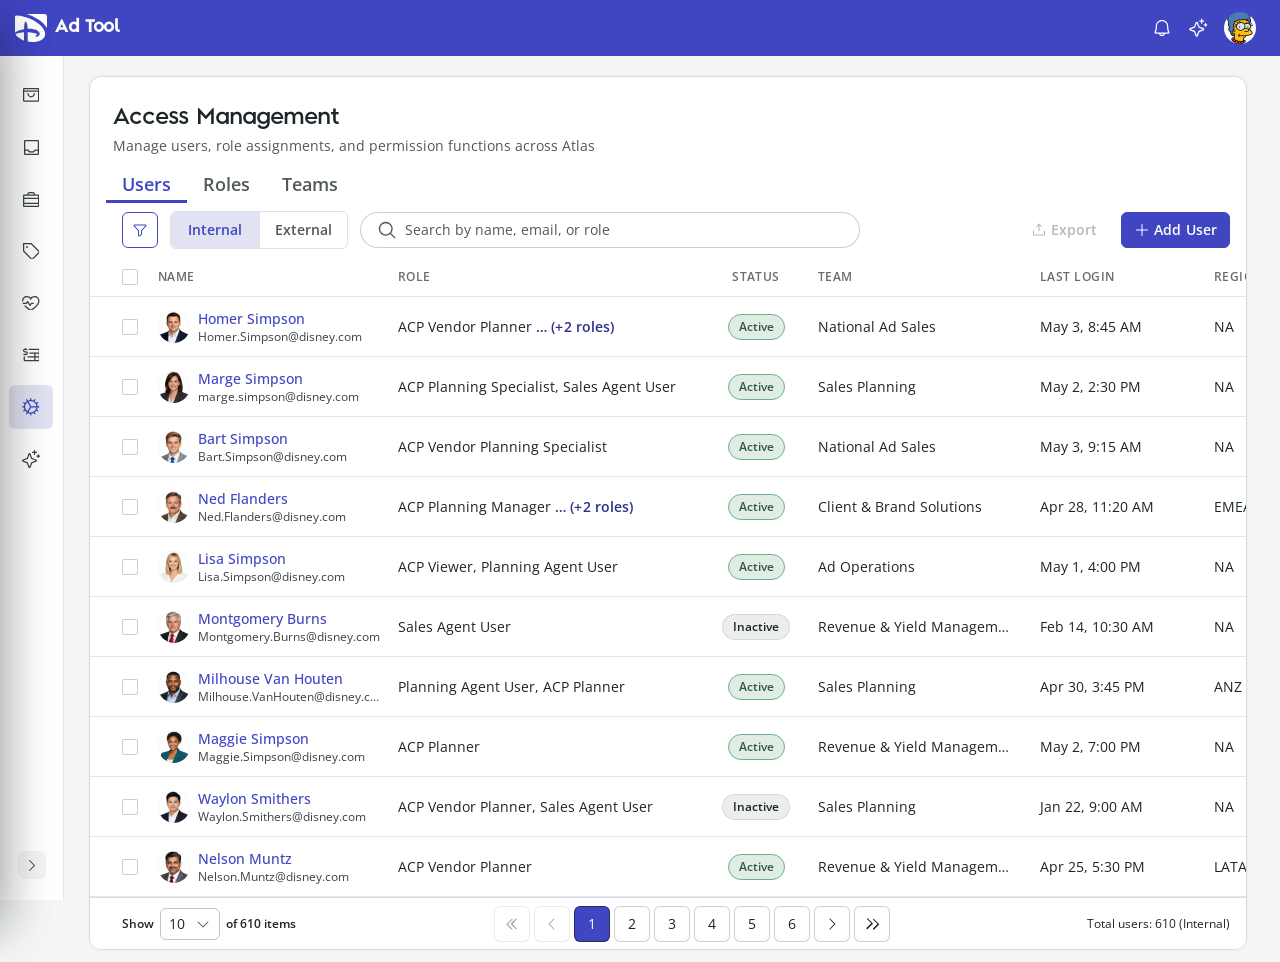
<file: public/index.html>
<!DOCTYPE html>
<html lang="en">
<head>
  <meta charset="UTF-8">
  <meta name="viewport" content="width=device-width, initial-scale=1.0">
  <title>Atlas — User Management</title>

  <!-- Root entry point / default-version redirect. Same shortcut pattern
       as `dcm.html` -> `dcm/`, generalized via the shared
       `version-config.js` so this file always resolves to whichever
       version is `IAM_DEFAULT_VERSION_ID` (currently v4.2) without
       hardcoding the target path in more than one place (the <meta>
       fallback below is static only because a no-JS browser can't run
       the config-driven redirect either).

       This file has no app markup of its own — the redirect below runs
       synchronously while <head> is still parsing, before the browser
       has painted anything, so the old v1 app (or any version) never
       flashes on screen. `location.replace` (not `.assign`) so the
       redirect doesn't add a "/" entry to browser history: pressing
       Back from v4.2 after landing here goes to whatever the user
       visited before "/", not back to this redirect shell.

       The path is always relative ("v4.2/", never "/v4.2/") so the site
       works from any GitLab Pages base path and from a local file/server
       root alike — no origin is ever hardcoded. -->
  <script src="version-config.js?v=20260812v41default"></script>
  <script>
    (function () {
      var id = window.IAM_DEFAULT_VERSION_ID || "v4.2";
      var versions = window.IAM_VERSIONS || [];
      var folder = "v4.2";
      for (var i = 0; i < versions.length; i++) {
        if (versions[i].id === id) { folder = versions[i].folder; break; }
      }
      /* Carry the query string and hash across the hop. A link to
         "/?redline=1#roles" has to arrive at "/v4.2/?redline=1#roles",
         otherwise every shared deep link that goes through the root
         silently loses the state it was sharing. */
      location.replace(folder + "/" + location.search + location.hash);
    })();
  </script>

  <!-- No-JS fallback only: immediate (0s), not a delayed timeout. Kept
       in sync with IAM_DEFAULT_VERSION_ID by hand since a no-JS browser
       can't read that constant either. 2026-10-05: default moved from
       v4.1/ to v4.2/; earlier builds remain directly reachable — see
       version-config.js.

       Wrapped in <noscript> so it can never race the script above: this
       refresh targets a bare "v4.2/" with no query string or hash, so if
       the parser reached it before `location.replace()` committed, a
       deep link like "/?redline=1#roles" would arrive at the root of
       v4.2 with its state silently dropped. -->
  <noscript>
    <meta http-equiv="refresh" content="0; url=v4.2/">
  </noscript>
  <link rel="canonical" href="v4.2/">
</head>
<body>
  <noscript>
    <p><a href="v4.2/">Atlas — User Management</a> — opening the default prototype build…</p>
  </noscript>
</body>
</html>
</file>
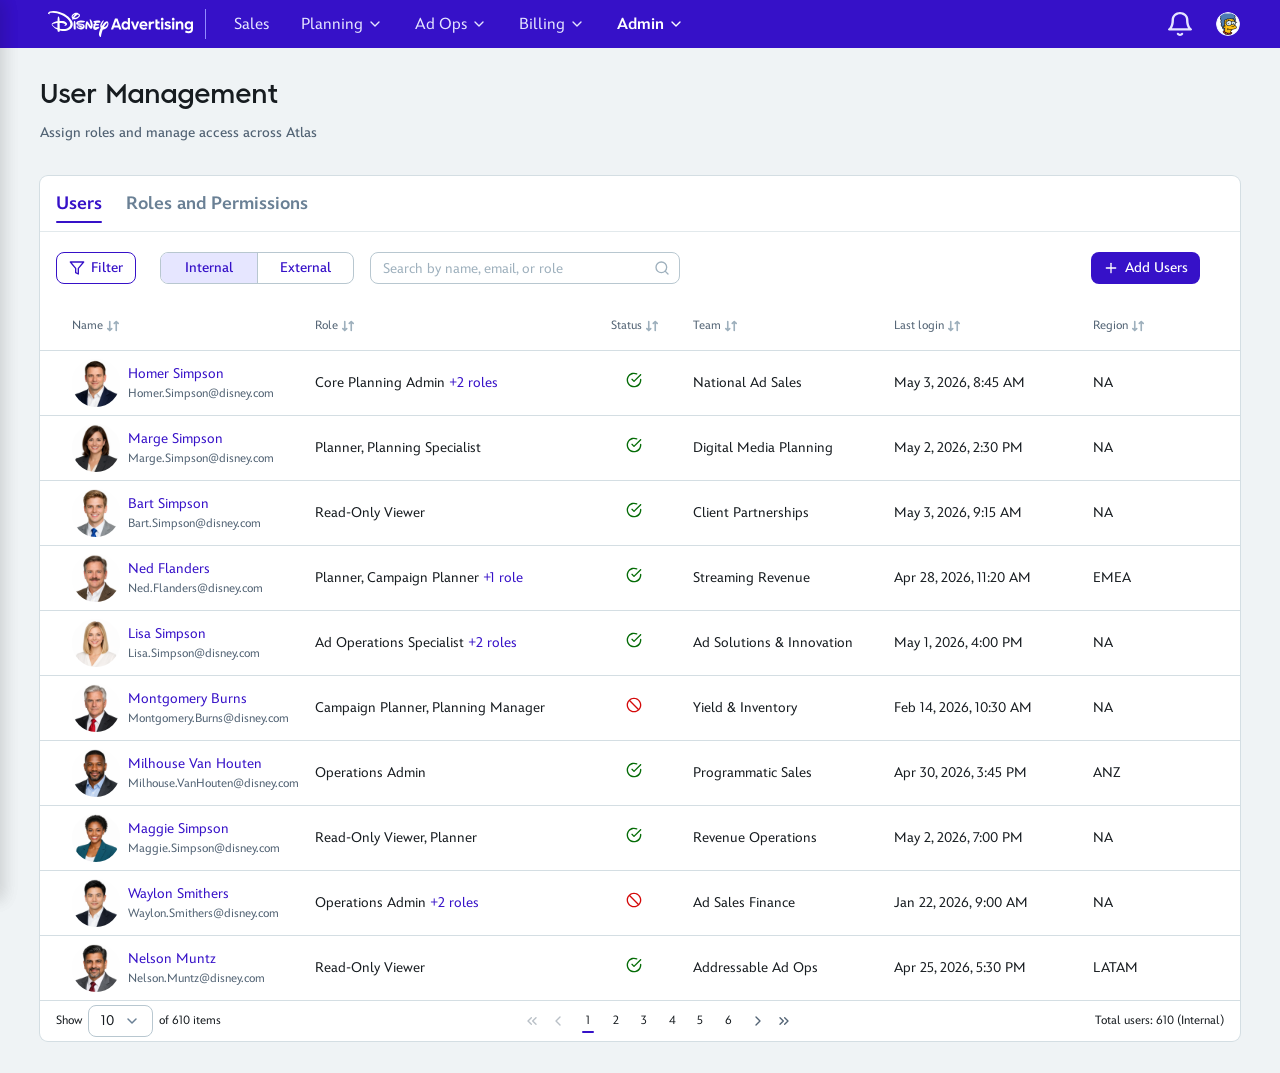
<file: public/v1/index.html>
<!DOCTYPE html>
<html lang="en">
<head>
  <meta charset="UTF-8">
  <meta name="viewport" content="width=device-width, initial-scale=1.0">
  <title>Atlas — User Management</title>
  <script>
    (function () {
      try {
        var t = localStorage.getItem("atlas:theme");
        /* Any non-"light" value becomes the data-theme attribute (e.g. "dark",
           "ads-preview"). "light" or missing leaves the attribute off so
           :root (EDL Light) defaults apply. This is an additive broadening of
           the previous dark-only bootstrap; EDL Light and EDL Dark behavior
           are unchanged. */
        if (t && t !== "light") document.documentElement.setAttribute("data-theme", t);
      } catch (e) {}
    })();
  </script>
  <!-- Open Sans — ADS Preview typography only. EDL Light/Dark continue
       to use InspireTWDC / MultiplaneTWDC Display via the :root --ff token.
       The font only becomes active when [data-theme="ads-preview"] remaps
       --ff to the Open Sans stack; under EDL themes this is inert weight in
       the cache and never renders. preconnect hints shave off the TLS round
       trip when a user first switches to ADS Preview. -->
  <link rel="preconnect" href="https://fonts.googleapis.com">
  <link rel="preconnect" href="https://fonts.gstatic.com" crossorigin>
  <link rel="stylesheet" href="https://fonts.googleapis.com/css2?family=Open+Sans:wght@400;500;600;700&display=swap">
  <link rel="stylesheet" href="styles.css?v=20260424scrollsubtle1">
</head>
<body>

<!-- ═══ NAV ═══ -->
<nav class="nav">
  <div class="nav-l">
    <div class="nav-mod">
      <div class="nav-logo-group">
        <a href="../slides.html" class="nav-logo-link" aria-label="Open IAM executive introduction (slides)">
          <img src="../nav/logo.svg" alt="Disney Advertising" class="nav-logo-img">
        </a>
        <span class="nav-divider"></span>
      </div>
    </div>
  </div>
  <div class="nav-c">
    <a href="#" class="nav-a">Sales</a>
    <a href="#" class="nav-a">Planning <svg class="nav-chev" width="16" height="16" viewBox="0 0 24 24" fill="none" stroke="currentColor" stroke-width="2" stroke-linecap="round" stroke-linejoin="round"><polyline points="6 9 12 15 18 9"/></svg></a>
    <a href="#" class="nav-a">Ad Ops <svg class="nav-chev" width="16" height="16" viewBox="0 0 24 24" fill="none" stroke="currentColor" stroke-width="2" stroke-linecap="round" stroke-linejoin="round"><polyline points="6 9 12 15 18 9"/></svg></a>
    <a href="#" class="nav-a">Billing <svg class="nav-chev" width="16" height="16" viewBox="0 0 24 24" fill="none" stroke="currentColor" stroke-width="2" stroke-linecap="round" stroke-linejoin="round"><polyline points="6 9 12 15 18 9"/></svg></a>
    <a href="#" class="nav-a on">Admin <svg class="nav-chev" width="16" height="16" viewBox="0 0 24 24" fill="none" stroke="currentColor" stroke-width="2" stroke-linecap="round" stroke-linejoin="round"><polyline points="6 9 12 15 18 9"/></svg></a>
  </div>
  <div class="nav-r">
    <!-- Notification button. Two icon glyphs co-exist; CSS shows one per theme:
         • `nav-bell-img` — legacy EDL Light/Dark asset (`nav/bell.svg`). Unchanged
           from the original committed design. Hidden under ADS Preview.
         • `nav-ico-bell` — Ads DS inline SVG, shown only in ADS Preview. -->
    <button class="nav-r-btn" aria-label="Notifications">
      <img class="nav-bell-img" src="../nav/bell.svg" alt="" width="24" height="24">
      <svg class="nav-ico nav-ico-bell" xmlns="http://www.w3.org/2000/svg" width="15" height="17" viewBox="0 0 15 17" fill="none" aria-hidden="true">
        <path d="M14.8272 11.8703C14.3936 11.1234 13.7491 9.01016 13.7491 6.25C13.7491 4.5924 13.0906 3.00269 11.9185 1.83058C10.7464 0.65848 9.1567 0 7.49909 0C5.84149 0 4.25178 0.65848 3.07968 1.83058C1.90757 3.00269 1.24909 4.5924 1.24909 6.25C1.24909 9.01094 0.603782 11.1234 0.170188 11.8703C0.0594621 12.0602 0.000761949 12.2759 7.36794e-06 12.4957C-0.000747213 12.7155 0.0564706 12.9316 0.16589 13.1223C0.27531 13.3129 0.433063 13.4713 0.623239 13.5815C0.813416 13.6917 1.02929 13.7498 1.24909 13.75H4.43738C4.58157 14.4556 4.96505 15.0897 5.52295 15.5451C6.08085 16.0006 6.77892 16.2493 7.49909 16.2493C8.21927 16.2493 8.91734 16.0006 9.47524 15.5451C10.0331 15.0897 10.4166 14.4556 10.5608 13.75H13.7491C13.9688 13.7497 14.1846 13.6915 14.3747 13.5812C14.5647 13.471 14.7224 13.3125 14.8317 13.1219C14.941 12.9313 14.9982 12.7153 14.9974 12.4955C14.9966 12.2758 14.9379 12.0601 14.8272 11.8703ZM7.49909 15C7.11145 14.9999 6.73338 14.8796 6.41691 14.6558C6.10043 14.4319 5.86112 14.1155 5.73191 13.75H9.26628C9.13707 14.1155 8.89776 14.4319 8.58128 14.6558C8.26481 14.8796 7.88674 14.9999 7.49909 15ZM1.24909 12.5C1.85066 11.4656 2.49909 9.06875 2.49909 6.25C2.49909 4.92392 3.02588 3.65215 3.96356 2.71447C4.90124 1.77678 6.17301 1.25 7.49909 1.25C8.82518 1.25 10.0969 1.77678 11.0346 2.71447C11.9723 3.65215 12.4991 4.92392 12.4991 6.25C12.4991 9.06641 13.146 11.4633 13.7491 12.5H1.24909Z" fill="currentColor"/>
      </svg>
    </button>
    <!-- Three-dot "More" button — Ads DS only. Hidden under EDL Light/Dark so
         their original utility cluster (bell + avatar) renders unchanged. -->
    <button class="nav-r-btn nav-r-btn-dots" aria-label="More">
      <svg class="nav-ico nav-ico-dots" xmlns="http://www.w3.org/2000/svg" width="20" height="20" viewBox="0 0 20 20" fill="none" aria-hidden="true">
        <path d="M10.9375 10C10.9375 10.1854 10.8825 10.3667 10.7795 10.5208C10.6765 10.675 10.5301 10.7952 10.3588 10.8661C10.1875 10.9371 9.99896 10.9557 9.8171 10.9195C9.63525 10.8833 9.4682 10.794 9.33709 10.6629C9.20598 10.5318 9.11669 10.3648 9.08051 10.1829C9.04434 10.001 9.06291 9.81254 9.13386 9.64123C9.20482 9.46993 9.32498 9.32351 9.47915 9.2205C9.63332 9.11748 9.81458 9.0625 10 9.0625C10.2486 9.0625 10.4871 9.16127 10.6629 9.33709C10.8387 9.5129 10.9375 9.75136 10.9375 10ZM15.3125 9.0625C15.1271 9.0625 14.9458 9.11748 14.7917 9.2205C14.6375 9.32351 14.5173 9.46993 14.4464 9.64123C14.3754 9.81254 14.3568 10.001 14.393 10.1829C14.4292 10.3648 14.5185 10.5318 14.6496 10.6629C14.7807 10.794 14.9477 10.8833 15.1296 10.9195C15.3115 10.9557 15.5 10.9371 15.6713 10.8661C15.8426 10.7952 15.989 10.675 16.092 10.5208C16.195 10.3667 16.25 10.1854 16.25 10C16.25 9.75136 16.1512 9.5129 15.9754 9.33709C15.7996 9.16127 15.5611 9.0625 15.3125 9.0625ZM4.6875 9.0625C4.50208 9.0625 4.32082 9.11748 4.16665 9.2205C4.01248 9.32351 3.89232 9.46993 3.82136 9.64123C3.75041 9.81254 3.73184 10.001 3.76801 10.1829C3.80419 10.3648 3.89348 10.5318 4.02459 10.6629C4.1557 10.794 4.32275 10.8833 4.5046 10.9195C4.68646 10.9557 4.87496 10.9371 5.04627 10.8661C5.21757 10.7952 5.36399 10.675 5.467 10.5208C5.57002 10.3667 5.625 10.1854 5.625 10C5.625 9.75136 5.52623 9.5129 5.35041 9.33709C5.1746 9.16127 4.93614 9.0625 4.6875 9.0625Z" fill="currentColor"/>
      </svg>
    </button>
    <div class="user-menu" id="userMenu">
      <button class="nav-r-btn" id="userMenuTrigger" aria-label="User menu" aria-haspopup="menu" aria-expanded="false"><img src="../nav/avatar.png" alt="" class="nav-avatar-img"></button>
      <div class="user-menu-pop" id="userMenuPop" role="menu" aria-labelledby="userMenuTrigger">
        <div class="user-menu-hdr">
          <div class="user-menu-name">Simpson, Marge</div>
          <div class="user-menu-email">marge.simpson@disney.com</div>
        </div>
        <div class="user-menu-sep"></div>
        <div class="user-menu-row has-sub" id="userMenuVersion" role="menuitem" tabindex="-1" aria-haspopup="menu" aria-expanded="false">
          <span class="user-menu-label">Version</span>
          <svg class="user-menu-chev" width="16" height="16" viewBox="0 0 24 24" fill="none" stroke="currentColor" stroke-width="2" stroke-linecap="round" stroke-linejoin="round" aria-hidden="true"><polyline points="9 18 15 12 9 6"/></svg>
          <!-- Populated at load time by `renderVersionSubmenu()` in app.js
               from the shared `window.IAM_VERSIONS` list (../version-config.js)
               so every build (v1–v4) always lists every version — this
               static markup is just a no-JS-safe placeholder. -->
          <div class="user-menu-sub" role="menu" aria-label="Version">
            <div class="user-menu-sub-item is-selected" role="menuitemradio" aria-checked="true" data-version="1.0" data-version-href="./" tabindex="-1">1.0</div>
          </div>
        </div>
        <div class="user-menu-row has-sub" id="userMenuTheme" role="menuitem" tabindex="-1" aria-haspopup="menu" aria-expanded="false">
          <span class="user-menu-label">Theme</span>
          <svg class="user-menu-chev" width="16" height="16" viewBox="0 0 24 24" fill="none" stroke="currentColor" stroke-width="2" stroke-linecap="round" stroke-linejoin="round" aria-hidden="true"><polyline points="9 18 15 12 9 6"/></svg>
          <div class="user-menu-sub" role="menu" aria-label="Theme">
            <div class="user-menu-sub-item is-selected" role="menuitemradio" aria-checked="true" data-theme="light" tabindex="-1">EDL Light</div>
            <div class="user-menu-sub-item" role="menuitemradio" aria-checked="false" data-theme="dark" tabindex="-1">EDL Dark</div>
            <div class="user-menu-sub-item" role="menuitemradio" aria-checked="false" data-theme="ads-preview" tabindex="-1">ADS Preview</div>
          </div>
        </div>
        <div class="user-menu-sep"></div>
        <div class="user-menu-row" role="menuitem" tabindex="-1" id="userMenuLogout">
          <span class="user-menu-label">Log Out</span>
        </div>
      </div>
    </div>
  </div>
</nav>

<!-- ═══ PAGE ═══ -->
<main class="page">
  <div class="hdr">
    <h1>User Management</h1>
    <p>Assign roles and manage access across Atlas</p>
  </div>

  <div class="card">
    <!-- Tabs -->
    <div class="tabs-row">
      <nav>
        <button class="tab-btn on">Users</button>
        <button class="tab-btn">Roles and Permissions</button>
      </nav>
    </div>

    <div id="usersPanel">
    <!-- Toolbar -->
    <div class="tbar">
      <div class="tbar-l">
        <button class="btn-std">
          <svg width="16" height="16" viewBox="0 0 24 24" fill="none" stroke="currentColor" stroke-width="2" stroke-linecap="round" stroke-linejoin="round"><polygon points="22 3 2 3 10 12.46 10 19 14 21 14 12.46 22 3"/></svg>
          Filter
        </button>
        <div class="seg-ctrl" id="userViewToggle" role="group" aria-label="User type">
          <button class="seg-btn on" data-view="internal">Internal</button>
          <button class="seg-btn" data-view="external">External</button>
        </div>
        <div class="search" id="searchWrap">
          <input type="text" id="searchInput" placeholder="Search by name, email, or role" autocomplete="off">
          <svg class="search-ico" id="searchIco" width="16" height="16" viewBox="0 0 24 24" fill="none" stroke="#9EB0BD" stroke-width="2" stroke-linecap="round" stroke-linejoin="round"><circle cx="11" cy="11" r="8"/><line x1="21" y1="21" x2="16.65" y2="16.65"/></svg>
          <button type="button" class="search-clear hidden" id="searchClear" aria-label="Clear search"><svg width="14" height="14" viewBox="0 0 24 24" fill="none" stroke="currentColor" stroke-width="2" stroke-linecap="round" stroke-linejoin="round"><line x1="18" y1="6" x2="6" y2="18"/><line x1="6" y1="6" x2="18" y2="18"/></svg></button>
          <div class="search-dropdown" id="searchDropdown">
            <div id="searchDDContent"></div>
          </div>
        </div>
      </div>
      <button class="btn-ghost">
        <svg width="16" height="16" viewBox="0 0 24 24" fill="none" stroke="currentColor" stroke-width="2" stroke-linecap="round" stroke-linejoin="round"><line x1="12" y1="5" x2="12" y2="19"/><line x1="5" y1="12" x2="19" y2="12"/></svg>
        Add Users
      </button>
    </div>

    <!-- Table -->
    <div class="tbl-wrap">
      <table class="tbl" id="usersTable">
        <colgroup id="usersColgroup">
          <col data-u-col="nm">
          <col data-u-col="em">
          <col data-u-col="rl">
          <col data-u-col="st">
          <col data-u-col="tm">
          <col data-u-col="ct">
          <col data-u-col="ll">
          <col data-u-col="rg">
        </colgroup>
        <thead>
          <tr>
            <th class="c-nm" data-sort="name"><div class="th-inner"><span>Name</span><svg class="sort-ico" width="12" height="12" viewBox="0 0 9.25 8.25" fill="none"><path class="sort-dn" d="M2.125 0C2.47 0 2.75.28 2.75.625V6.116l.433-.433a.625.625 0 0 1 .884.884l-1.5 1.5a.625.625 0 0 1-.884 0l-1.5-1.5a.625.625 0 0 1 .884-.884L1.5 6.116V.625C1.5.28 1.78 0 2.125 0Z"/><path class="sort-up" d="M7.125 0c.166 0 .325.066.442.183l1.5 1.5a.625.625 0 0 1-.884.884L7.75 2.134V7.625a.625.625 0 0 1-1.25 0V2.134l-.433.433a.625.625 0 0 1-.884-.884l1.5-1.5A.625.625 0 0 1 7.125 0Z"/></svg></div></th>
            <th class="c-em" data-sort="email"><div class="th-inner"><span>Email</span><svg class="sort-ico" width="12" height="12" viewBox="0 0 9.25 8.25" fill="none"><path class="sort-dn" d="M2.125 0C2.47 0 2.75.28 2.75.625V6.116l.433-.433a.625.625 0 0 1 .884.884l-1.5 1.5a.625.625 0 0 1-.884 0l-1.5-1.5a.625.625 0 0 1 .884-.884L1.5 6.116V.625C1.5.28 1.78 0 2.125 0Z"/><path class="sort-up" d="M7.125 0c.166 0 .325.066.442.183l1.5 1.5a.625.625 0 0 1-.884.884L7.75 2.134V7.625a.625.625 0 0 1-1.25 0V2.134l-.433.433a.625.625 0 0 1-.884-.884l1.5-1.5A.625.625 0 0 1 7.125 0Z"/></svg></div></th>
            <th class="c-rl" data-sort="role"><div class="th-inner"><span>Role</span><svg class="sort-ico" width="12" height="12" viewBox="0 0 9.25 8.25" fill="none"><path class="sort-dn" d="M2.125 0C2.47 0 2.75.28 2.75.625V6.116l.433-.433a.625.625 0 0 1 .884.884l-1.5 1.5a.625.625 0 0 1-.884 0l-1.5-1.5a.625.625 0 0 1 .884-.884L1.5 6.116V.625C1.5.28 1.78 0 2.125 0Z"/><path class="sort-up" d="M7.125 0c.166 0 .325.066.442.183l1.5 1.5a.625.625 0 0 1-.884.884L7.75 2.134V7.625a.625.625 0 0 1-1.25 0V2.134l-.433.433a.625.625 0 0 1-.884-.884l1.5-1.5A.625.625 0 0 1 7.125 0Z"/></svg></div></th>
            <th class="c-st" data-sort="status"><div class="th-inner"><span>Status</span><svg class="sort-ico" width="12" height="12" viewBox="0 0 9.25 8.25" fill="none"><path class="sort-dn" d="M2.125 0C2.47 0 2.75.28 2.75.625V6.116l.433-.433a.625.625 0 0 1 .884.884l-1.5 1.5a.625.625 0 0 1-.884 0l-1.5-1.5a.625.625 0 0 1 .884-.884L1.5 6.116V.625C1.5.28 1.78 0 2.125 0Z"/><path class="sort-up" d="M7.125 0c.166 0 .325.066.442.183l1.5 1.5a.625.625 0 0 1-.884.884L7.75 2.134V7.625a.625.625 0 0 1-1.25 0V2.134l-.433.433a.625.625 0 0 1-.884-.884l1.5-1.5A.625.625 0 0 1 7.125 0Z"/></svg></div></th>
            <th class="c-tm" data-sort="team"><div class="th-inner"><span>Team</span><svg class="sort-ico" width="12" height="12" viewBox="0 0 9.25 8.25" fill="none"><path class="sort-dn" d="M2.125 0C2.47 0 2.75.28 2.75.625V6.116l.433-.433a.625.625 0 0 1 .884.884l-1.5 1.5a.625.625 0 0 1-.884 0l-1.5-1.5a.625.625 0 0 1 .884-.884L1.5 6.116V.625C1.5.28 1.78 0 2.125 0Z"/><path class="sort-up" d="M7.125 0c.166 0 .325.066.442.183l1.5 1.5a.625.625 0 0 1-.884.884L7.75 2.134V7.625a.625.625 0 0 1-1.25 0V2.134l-.433.433a.625.625 0 0 1-.884-.884l1.5-1.5A.625.625 0 0 1 7.125 0Z"/></svg></div></th>
            <th class="c-ct" data-sort="title"><div class="th-inner"><span>Company Title/ Role</span><svg class="sort-ico" width="12" height="12" viewBox="0 0 9.25 8.25" fill="none"><path class="sort-dn" d="M2.125 0C2.47 0 2.75.28 2.75.625V6.116l.433-.433a.625.625 0 0 1 .884.884l-1.5 1.5a.625.625 0 0 1-.884 0l-1.5-1.5a.625.625 0 0 1 .884-.884L1.5 6.116V.625C1.5.28 1.78 0 2.125 0Z"/><path class="sort-up" d="M7.125 0c.166 0 .325.066.442.183l1.5 1.5a.625.625 0 0 1-.884.884L7.75 2.134V7.625a.625.625 0 0 1-1.25 0V2.134l-.433.433a.625.625 0 0 1-.884-.884l1.5-1.5A.625.625 0 0 1 7.125 0Z"/></svg></div></th>
            <th class="c-ll" data-sort="lastLogin"><div class="th-inner"><span>Last login</span><svg class="sort-ico" width="12" height="12" viewBox="0 0 9.25 8.25" fill="none"><path class="sort-dn" d="M2.125 0C2.47 0 2.75.28 2.75.625V6.116l.433-.433a.625.625 0 0 1 .884.884l-1.5 1.5a.625.625 0 0 1-.884 0l-1.5-1.5a.625.625 0 0 1 .884-.884L1.5 6.116V.625C1.5.28 1.78 0 2.125 0Z"/><path class="sort-up" d="M7.125 0c.166 0 .325.066.442.183l1.5 1.5a.625.625 0 0 1-.884.884L7.75 2.134V7.625a.625.625 0 0 1-1.25 0V2.134l-.433.433a.625.625 0 0 1-.884-.884l1.5-1.5A.625.625 0 0 1 7.125 0Z"/></svg></div></th>
            <th class="c-rg" data-sort="region"><div class="th-inner"><span>Region</span><svg class="sort-ico" width="12" height="12" viewBox="0 0 9.25 8.25" fill="none"><path class="sort-dn" d="M2.125 0C2.47 0 2.75.28 2.75.625V6.116l.433-.433a.625.625 0 0 1 .884.884l-1.5 1.5a.625.625 0 0 1-.884 0l-1.5-1.5a.625.625 0 0 1 .884-.884L1.5 6.116V.625C1.5.28 1.78 0 2.125 0Z"/><path class="sort-up" d="M7.125 0c.166 0 .325.066.442.183l1.5 1.5a.625.625 0 0 1-.884.884L7.75 2.134V7.625a.625.625 0 0 1-1.25 0V2.134l-.433.433a.625.625 0 0 1-.884-.884l1.5-1.5A.625.625 0 0 1 7.125 0Z"/></svg></div></th>
          </tr>
        </thead>
        <tbody id="tbody"></tbody>
      </table>
    </div>

    <!-- Pagination -->
    <div class="pgn">
        <div class="pgn-show">
        <span class="pgn-lbl">Show</span>
        <div class="pgn-sel-wrap">
          <div class="cr-dd pgn-dd" id="usersPageSizeDD">
            <button type="button" class="cr-dd-trigger" id="usersPageSizeTrigger" aria-haspopup="listbox" aria-expanded="false" aria-controls="usersPageSizeMenu">
              <span class="cr-dd-value" id="usersPageSizeValue">10</span>
              <svg class="cr-dd-chev" width="16" height="16" viewBox="0 0 16 16" fill="none" aria-hidden="true"><path d="M4 6l4 4 4-4" stroke="currentColor" stroke-width="1.5" stroke-linecap="round" stroke-linejoin="round"/></svg>
            </button>
            <div class="cr-dd-menu" id="usersPageSizeMenu" role="listbox" aria-label="Rows per page"></div>
          </div>
        </div>
        <span class="pgn-lbl">of 610 items</span>
      </div>
      <div class="pgn-pages">
        <button class="pg-nav off" aria-label="First"><svg width="16" height="16" viewBox="0 0 24 24" fill="none" stroke="currentColor" stroke-width="2" stroke-linecap="round" stroke-linejoin="round"><polyline points="11 17 6 12 11 7"/><polyline points="18 17 13 12 18 7"/></svg></button>
        <button class="pg-nav off" aria-label="Prev"><svg width="16" height="16" viewBox="0 0 24 24" fill="none" stroke="currentColor" stroke-width="2" stroke-linecap="round" stroke-linejoin="round"><polyline points="15 18 9 12 15 6"/></svg></button>
        <div class="pg-nums">
          <button class="pg-n on">1</button>
          <button class="pg-n">2</button>
          <button class="pg-n">3</button>
          <span class="pg-dots">…</span>
          <button class="pg-n">10</button>
        </div>
        <button class="pg-nav" aria-label="Next"><svg width="16" height="16" viewBox="0 0 24 24" fill="none" stroke="currentColor" stroke-width="2" stroke-linecap="round" stroke-linejoin="round"><polyline points="9 18 15 12 9 6"/></svg></button>
        <button class="pg-nav" aria-label="Last"><svg width="16" height="16" viewBox="0 0 24 24" fill="none" stroke="currentColor" stroke-width="2" stroke-linecap="round" stroke-linejoin="round"><polyline points="13 17 18 12 13 7"/><polyline points="6 17 11 12 6 7"/></svg></button>
      </div>
      <div class="pgn-jump">
        <span class="pgn-lbl" id="usersTotalLabel">Total users: 610</span>
      </div>
    </div>
    </div>

    <div id="rolesPanel" style="display:none">
      <div class="tbar">
        <div class="tbar-l">
          <button class="btn-std" id="rpFilterBtn">
            <svg width="16" height="16" viewBox="0 0 24 24" fill="none" stroke="currentColor" stroke-width="2" stroke-linecap="round" stroke-linejoin="round"><polygon points="22 3 2 3 10 12.46 10 19 14 21 14 12.46 22 3"/></svg>
            Filter
          </button>
          <div class="search" id="rpSearchWrap">
            <input type="text" id="rpSearchInput" placeholder="Search by role name or description" autocomplete="off">
            <svg class="search-ico" id="rpSearchIco" width="16" height="16" viewBox="0 0 24 24" fill="none" stroke="#9EB0BD" stroke-width="2" stroke-linecap="round" stroke-linejoin="round"><circle cx="11" cy="11" r="8"/><line x1="21" y1="21" x2="16.65" y2="16.65"/></svg>
            <button type="button" class="search-clear hidden" id="rpSearchClear" aria-label="Clear search"><svg width="14" height="14" viewBox="0 0 24 24" fill="none" stroke="currentColor" stroke-width="2" stroke-linecap="round" stroke-linejoin="round"><line x1="18" y1="6" x2="6" y2="18"/><line x1="6" y1="6" x2="18" y2="18"/></svg></button>
          </div>
        </div>
        <button class="btn-ghost">
          <svg width="16" height="16" viewBox="0 0 24 24" fill="none" stroke="currentColor" stroke-width="2" stroke-linecap="round" stroke-linejoin="round"><line x1="12" y1="5" x2="12" y2="19"/><line x1="5" y1="12" x2="19" y2="12"/></svg>
          Create Role
        </button>
      </div>

      <div class="tbl-wrap">
        <table class="tbl rp-tbl" id="rpTable">
          <colgroup id="rpColgroup">
            <col data-rp-col="role">
            <col data-rp-col="func">
            <col data-rp-col="by">
            <col data-rp-col="date">
          </colgroup>
          <thead>
            <tr>
              <th class="rp-role" data-rp-sort="role"><div class="th-inner"><span>Role</span><svg class="sort-ico" width="12" height="12" viewBox="0 0 9.25 8.25" fill="none"><path class="sort-dn" d="M2.125 0C2.47 0 2.75.28 2.75.625V6.116l.433-.433a.625.625 0 0 1 .884.884l-1.5 1.5a.625.625 0 0 1-.884 0l-1.5-1.5a.625.625 0 0 1 .884-.884L1.5 6.116V.625C1.5.28 1.78 0 2.125 0Z"/><path class="sort-up" d="M7.125 0c.166 0 .325.066.442.183l1.5 1.5a.625.625 0 0 1-.884.884L7.75 2.134V7.625a.625.625 0 0 1-1.25 0V2.134l-.433.433a.625.625 0 0 1-.884-.884l1.5-1.5A.625.625 0 0 1 7.125 0Z"/></svg></div></th>
              <th class="rp-func" data-rp-sort="functions"><div class="th-inner"><span>Functions</span><svg class="sort-ico" width="12" height="12" viewBox="0 0 9.25 8.25" fill="none"><path class="sort-dn" d="M2.125 0C2.47 0 2.75.28 2.75.625V6.116l.433-.433a.625.625 0 0 1 .884.884l-1.5 1.5a.625.625 0 0 1-.884 0l-1.5-1.5a.625.625 0 0 1 .884-.884L1.5 6.116V.625C1.5.28 1.78 0 2.125 0Z"/><path class="sort-up" d="M7.125 0c.166 0 .325.066.442.183l1.5 1.5a.625.625 0 0 1-.884.884L7.75 2.134V7.625a.625.625 0 0 1-1.25 0V2.134l-.433.433a.625.625 0 0 1-.884-.884l1.5-1.5A.625.625 0 0 1 7.125 0Z"/></svg></div></th>
              <th class="rp-by" data-rp-sort="createdBy"><div class="th-inner"><span>Created By</span><svg class="sort-ico" width="12" height="12" viewBox="0 0 9.25 8.25" fill="none"><path class="sort-dn" d="M2.125 0C2.47 0 2.75.28 2.75.625V6.116l.433-.433a.625.625 0 0 1 .884.884l-1.5 1.5a.625.625 0 0 1-.884 0l-1.5-1.5a.625.625 0 0 1 .884-.884L1.5 6.116V.625C1.5.28 1.78 0 2.125 0Z"/><path class="sort-up" d="M7.125 0c.166 0 .325.066.442.183l1.5 1.5a.625.625 0 0 1-.884.884L7.75 2.134V7.625a.625.625 0 0 1-1.25 0V2.134l-.433.433a.625.625 0 0 1-.884-.884l1.5-1.5A.625.625 0 0 1 7.125 0Z"/></svg></div></th>
              <th class="rp-date" data-rp-sort="createDate"><div class="th-inner"><span>Create Date</span><svg class="sort-ico" width="12" height="12" viewBox="0 0 9.25 8.25" fill="none"><path class="sort-dn" d="M2.125 0C2.47 0 2.75.28 2.75.625V6.116l.433-.433a.625.625 0 0 1 .884.884l-1.5 1.5a.625.625 0 0 1-.884 0l-1.5-1.5a.625.625 0 0 1 .884-.884L1.5 6.116V.625C1.5.28 1.78 0 2.125 0Z"/><path class="sort-up" d="M7.125 0c.166 0 .325.066.442.183l1.5 1.5a.625.625 0 0 1-.884.884L7.75 2.134V7.625a.625.625 0 0 1-1.25 0V2.134l-.433.433a.625.625 0 0 1-.884-.884l1.5-1.5A.625.625 0 0 1 7.125 0Z"/></svg></div></th>
            </tr>
          </thead>
          <tbody id="rpTbody"></tbody>
        </table>
      </div>

      <div class="pgn" id="rpPgn">
        <div class="pgn-show">
          <span class="pgn-lbl">Show</span>
          <div class="pgn-sel-wrap">
            <div class="cr-dd pgn-dd" id="rpPageSizeDD">
              <button type="button" class="cr-dd-trigger" id="rpPageSizeTrigger" aria-haspopup="listbox" aria-expanded="false" aria-controls="rpPageSizeMenu">
                <span class="cr-dd-value" id="rpPageSizeValue">10</span>
                <svg class="cr-dd-chev" width="16" height="16" viewBox="0 0 16 16" fill="none" aria-hidden="true"><path d="M4 6l4 4 4-4" stroke="currentColor" stroke-width="1.5" stroke-linecap="round" stroke-linejoin="round"/></svg>
              </button>
              <div class="cr-dd-menu" id="rpPageSizeMenu" role="listbox" aria-label="Rows per page"></div>
            </div>
          </div>
          <span class="pgn-lbl" id="rpItemCount">of 11 items</span>
        </div>
        <div class="pgn-pages" id="rpPgnPages">
          <button class="pg-nav off" data-rp-nav="first" aria-label="First"><svg width="16" height="16" viewBox="0 0 24 24" fill="none" stroke="currentColor" stroke-width="2" stroke-linecap="round" stroke-linejoin="round"><polyline points="11 17 6 12 11 7"/><polyline points="18 17 13 12 18 7"/></svg></button>
          <button class="pg-nav off" data-rp-nav="prev" aria-label="Prev"><svg width="16" height="16" viewBox="0 0 24 24" fill="none" stroke="currentColor" stroke-width="2" stroke-linecap="round" stroke-linejoin="round"><polyline points="15 18 9 12 15 6"/></svg></button>
          <div class="pg-nums" id="rpPgNums"></div>
          <button class="pg-nav" data-rp-nav="next" aria-label="Next"><svg width="16" height="16" viewBox="0 0 24 24" fill="none" stroke="currentColor" stroke-width="2" stroke-linecap="round" stroke-linejoin="round"><polyline points="9 18 15 12 9 6"/></svg></button>
          <button class="pg-nav" data-rp-nav="last" aria-label="Last"><svg width="16" height="16" viewBox="0 0 24 24" fill="none" stroke="currentColor" stroke-width="2" stroke-linecap="round" stroke-linejoin="round"><polyline points="13 17 18 12 13 7"/><polyline points="6 17 11 12 6 7"/></svg></button>
        </div>
        <div class="pgn-jump">
          <span class="pgn-lbl" id="rpTotalLabel">Total roles: 11</span>
        </div>
      </div>
    </div>
  </div>
</main>

<!-- ═══ ADD USERS PAGE ═══ -->
<div id="addUsersPage" class="au-page" style="display:none">
  <div class="au-shell">
    <button class="au-back" id="auBack">
      <svg width="16" height="16" viewBox="0 0 24 24" fill="none" stroke="currentColor" stroke-width="2" stroke-linecap="round" stroke-linejoin="round" aria-hidden="true"><polyline points="15 18 9 12 15 6"/></svg>
      Back to users
    </button>

    <div class="au-header">
      <div class="au-header-left">
        <h1 class="au-title" id="auPageTitle">Add users</h1>
        <p class="au-subtitle" id="auPageSubtitle">Capture user details and assign access for Atlas</p>
      </div>
      <div class="au-header-actions">
        <button type="button" class="au-remove-user-link" id="auRemoveUser" hidden>Remove User</button>
        <button class="btn-std" id="auCancel">Cancel</button>
        <button class="au-btn-save" id="auSave">Add User</button>
      </div>
    </div>

    <section class="au-card cr-card" id="auBasicCard" aria-labelledby="auBasicTitle">
      <div class="cr-section-header" data-au-toggle="basic" role="button" tabindex="0" aria-expanded="true">
        <svg class="cr-section-chev" width="16" height="16" viewBox="0 0 24 24" fill="none" stroke="currentColor" stroke-width="2" stroke-linecap="round" stroke-linejoin="round" aria-hidden="true"><polyline points="6 9 12 15 18 9"/></svg>
        <span class="cr-section-title" id="auBasicTitle">Basic Information</span>
        <span class="cr-section-summary" id="auBasicSummary" aria-hidden="true"></span>
      </div>

      <div class="au-section-body">
      <div class="au-grid">
        <div class="au-field au-field-edit-only">
          <label class="au-label" for="auFullName">Name</label>
          <input class="au-input au-input-readonly" id="auFullName" type="text" value="Homer Simpson" readonly aria-readonly="true" tabindex="-1">
        </div>
        <div class="au-field au-field-first">
          <label class="au-label" for="auFirstName">First name<span class="au-req">*</span></label>
          <input class="au-input" id="auFirstName" type="text" placeholder="Enter first name" autocomplete="off">
        </div>
        <div class="au-field au-field-last">
          <label class="au-label" for="auLastName">Last name<span class="au-req">*</span></label>
          <input class="au-input" id="auLastName" type="text" placeholder="Enter last name" autocomplete="off">
        </div>
        <div class="au-field au-field-preferred">
          <label class="au-label" for="auPreferredName">Preferred name
            <svg class="au-info" width="14" height="14" viewBox="0 0 24 24" fill="none" stroke="currentColor" stroke-width="2" stroke-linecap="round" stroke-linejoin="round" aria-hidden="true"><circle cx="12" cy="12" r="10"/><line x1="12" y1="16" x2="12" y2="12"/><line x1="12" y1="8" x2="12.01" y2="8"/></svg>
          </label>
          <input class="au-input" id="auPreferredName" type="text" placeholder="Enter preferred name" autocomplete="off">
        </div>

        <div class="au-field au-field-email">
          <label class="au-label" for="auEmail">Email<span class="au-req">*</span>
            <svg class="au-info" width="14" height="14" viewBox="0 0 24 24" fill="none" stroke="currentColor" stroke-width="2" stroke-linecap="round" stroke-linejoin="round" aria-hidden="true"><circle cx="12" cy="12" r="10"/><line x1="12" y1="16" x2="12" y2="12"/><line x1="12" y1="8" x2="12.01" y2="8"/></svg>
          </label>
          <input class="au-input" id="auEmail" type="email" placeholder="example@disney.com" autocomplete="off">
        </div>
        <div class="au-field au-field-region">
          <label class="au-label" for="auRegionCombo-ctl">Region<span class="au-req">*</span>
            <svg class="au-info" width="14" height="14" viewBox="0 0 24 24" fill="none" stroke="currentColor" stroke-width="2" stroke-linecap="round" stroke-linejoin="round" aria-hidden="true"><circle cx="12" cy="12" r="10"/><line x1="12" y1="16" x2="12" y2="12"/><line x1="12" y1="8" x2="12.01" y2="8"/></svg>
          </label>
          <input type="hidden" id="auRegion" value="NA">
          <div class="edl-combo au-field-dd" id="auRegionCombo" aria-label="Region"></div>
        </div>
        <div class="au-field au-field-timezone">
          <label class="au-label" for="auTimezoneCombo-ctl">Timezone<span class="au-req">*</span>
            <svg class="au-info" width="14" height="14" viewBox="0 0 24 24" fill="none" stroke="currentColor" stroke-width="2" stroke-linecap="round" stroke-linejoin="round" aria-hidden="true"><circle cx="12" cy="12" r="10"/><line x1="12" y1="16" x2="12" y2="12"/><line x1="12" y1="8" x2="12.01" y2="8"/></svg>
          </label>
          <input type="hidden" id="auTimezone" value="America/New_York">
          <div class="edl-combo au-field-dd" id="auTimezoneCombo" aria-label="Timezone"></div>
        </div>

        <div class="au-field au-field-team">
          <label class="au-label" for="auTeamCombo-ctl">Team</label>
          <input type="hidden" id="auTeam" value="">
          <div class="edl-combo au-field-dd" id="auTeamCombo" aria-label="Team"></div>
        </div>
        <div class="au-field au-field-status">
          <label class="au-label" id="auStatusLabel" for="auStatusValue">Status<span class="au-req">*</span></label>
          <div class="au-status-seg" id="auStatusSeg" role="radiogroup" aria-labelledby="auStatusLabel">
            <button type="button" class="au-status-opt is-selected" data-au-status="Active" aria-pressed="true">Active</button>
            <button type="button" class="au-status-opt" data-au-status="Inactive" aria-pressed="false">Inactive</button>
          </div>
          <div class="au-status-readonly" id="auStatusReadonly" aria-labelledby="auStatusLabel" hidden></div>
          <input type="hidden" id="auStatusValue" value="Active" required>
        </div>
        <div class="au-field au-profile-field">
          <label class="au-label">Profile picture</label>
          <p class="au-profile-sync-note">Synced from Disney Rostr when available.</p>
        </div>
      </div>
      </div>
    </section>

    <section class="au-card cr-card au-access-card" id="auRolesCard" aria-labelledby="auRolesPermissionsTitle">
      <div class="cr-section-header" data-au-toggle="roles" role="button" tabindex="0" aria-expanded="true">
        <svg class="cr-section-chev" width="16" height="16" viewBox="0 0 24 24" fill="none" stroke="currentColor" stroke-width="2" stroke-linecap="round" stroke-linejoin="round" aria-hidden="true"><polyline points="6 9 12 15 18 9"/></svg>
        <span class="cr-section-title" id="auRolesPermissionsTitle">Roles &amp; Permissions</span>
        <span class="cr-section-summary" id="auRolesSummary" aria-hidden="true"></span>
      </div>

      <div class="au-section-body">
      <div class="au-field au-role-field">
        <label class="au-label" for="auRoleCombo-ctl">Assign Roles<span class="au-req">*</span></label>
        <div class="au-role-row">
          <div class="au-role-dd-field">
            <div class="edl-combo au-field-dd" id="auRoleCombo" aria-label="Roles"></div>
          </div>
          <button class="au-btn-add" id="auRoleAdd" type="button">Add</button>
        </div>
      </div>

      <div class="au-role-cards" id="auRoleCards"></div>
      </div>
    </section>
  </div>
</div>

<!-- ═══ CREATE ROLE PAGE ═══ -->
<div id="createRolePage" class="cr-page" style="display:none">
  <div class="cr-shell">
    <button class="cr-back" id="crBack">
      <svg width="16" height="16" viewBox="0 0 24 24" fill="none" stroke="currentColor" stroke-width="2" stroke-linecap="round" stroke-linejoin="round"><polyline points="15 18 9 12 15 6"/></svg>
      Back to Roles and Permissions
    </button>

    <div class="cr-header">
      <div class="cr-header-left">
        <h1 class="cr-title">Create Role</h1>
        <p class="cr-subtitle">Define roles details, assign functions and manage access settings</p>
      </div>
      <div class="cr-header-actions">
        <button class="cr-btn-remove" id="crRemove" type="button" hidden>
          <span>Remove Role</span>
        </button>
        <button class="btn-std" id="crCancel">Cancel</button>
        <button class="cr-btn-save" id="crSave" disabled>Save Role</button>
      </div>
    </div>

    <!-- Basic Information Card -->
    <div class="cr-card" id="crBasicCard">
      <div class="cr-section-header" data-cr-toggle="basic" role="button" tabindex="0" aria-expanded="true">
        <svg class="cr-section-chev" width="16" height="16" viewBox="0 0 24 24" fill="none" stroke="currentColor" stroke-width="2" stroke-linecap="round" stroke-linejoin="round"><polyline points="6 9 12 15 18 9"/></svg>
        <span class="cr-section-title">Basic Information</span>
        <span class="cr-section-summary" id="crBasicSummary" aria-hidden="true"></span>
      </div>

      <div class="cr-field">
        <label class="cr-label">Role Name <span class="cr-req">*</span></label>
        <input type="text" class="cr-input" id="crRoleName" placeholder="Enter Role Name" autocomplete="off">
      </div>

      <div class="cr-field">
        <label class="cr-label">Description</label>
        <textarea class="cr-textarea" id="crDescription" placeholder="A brief summary of the role and its primary audience"></textarea>
      </div>

      <div class="cr-field">
        <label class="cr-label">Data Accessibility <span class="cr-req">*</span></label>
        <div class="cr-checkbox-row">
          <label class="cr-checkbox-item">
            <input type="checkbox" class="cr-check" name="dataAccess" value="sensitive" checked>
            <span class="cr-check-label">Sensitive Data Access</span>
          </label>
          <label class="cr-checkbox-item">
            <input type="checkbox" class="cr-check" name="dataAccess" value="regional" checked>
            <span class="cr-check-label">Regional Data Access</span>
          </label>
        </div>
      </div>
    </div>

    <!-- Permissions Card -->
    <div class="cr-card" id="crFuncsCard">
      <div class="cr-section-header" data-cr-toggle="functions" role="button" tabindex="0" aria-expanded="true">
        <svg class="cr-section-chev" width="16" height="16" viewBox="0 0 24 24" fill="none" stroke="currentColor" stroke-width="2" stroke-linecap="round" stroke-linejoin="round"><polyline points="6 9 12 15 18 9"/></svg>
        <span class="cr-section-title" id="crFunctionsTitle">Permissions (0 Selected)</span>
        <span class="cr-section-summary" id="crFuncsSummary" aria-hidden="true"></span>
      </div>

      <div class="cr-field cr-app-row">
        <div class="cr-app-row-field">
          <label class="cr-label">Add application <span class="cr-req">*</span></label>
          <div class="cr-dd" id="crAppDD">
            <button type="button" class="cr-dd-trigger" id="crAppTrigger" aria-haspopup="listbox" aria-expanded="false" aria-controls="crAppMenu">
              <span class="cr-dd-value" id="crAppValue">Select Application</span>
              <svg class="cr-dd-chev" width="16" height="16" viewBox="0 0 16 16" fill="none"><path d="M4 6l4 4 4-4" stroke="currentColor" stroke-width="1.5" stroke-linecap="round" stroke-linejoin="round"/></svg>
            </button>
          </div>
        </div>
        <button type="button" class="cr-btn-add" id="crAddBtn" disabled>
          <svg width="14" height="14" viewBox="0 0 16 16" fill="none" aria-hidden="true"><path d="M8 3v10M3 8h10" stroke="currentColor" stroke-width="1.75" stroke-linecap="round"/></svg>
          Add
        </button>
      </div>

      <!-- Applications sections container (populated by JS) -->
      <div class="cr-perms-content" id="crPermsContent" style="display:none"></div>
    </div>
  </div>
</div>

<!-- ═══ FILTER DRAWER ═══ -->
<div class="flt-overlay" id="fltOverlay"></div>
<aside class="flt-drawer" id="fltDrawer">
  <div class="flt-header">
    <h2 class="flt-title">Filters</h2>
    <button class="flt-close" id="fltClose" aria-label="Close filters">
      <svg width="16" height="16" viewBox="0 0 24 24" fill="none" stroke="currentColor" stroke-width="2" stroke-linecap="round" stroke-linejoin="round"><line x1="18" y1="6" x2="6" y2="18"/><line x1="6" y1="6" x2="18" y2="18"/></svg>
    </button>
  </div>
  <div class="flt-body">
    <div class="flt-field">
      <label class="flt-label">Name</label>
      <div class="flt-input-wrap">
        <input type="text" class="flt-input" id="fltName" placeholder="Search name">
        <button type="button" class="flt-input-clear hidden" aria-label="Clear name" data-for="fltName"><svg width="12" height="12" viewBox="0 0 24 24" fill="none" stroke="currentColor" stroke-width="2" stroke-linecap="round" stroke-linejoin="round"><line x1="18" y1="6" x2="6" y2="18"/><line x1="6" y1="6" x2="18" y2="18"/></svg></button>
      </div>
    </div>
    <div class="flt-field">
      <label class="flt-label">Email</label>
      <div class="flt-input-wrap">
        <input type="text" class="flt-input" id="fltEmail" placeholder="Search email">
        <button type="button" class="flt-input-clear hidden" aria-label="Clear email" data-for="fltEmail"><svg width="12" height="12" viewBox="0 0 24 24" fill="none" stroke="currentColor" stroke-width="2" stroke-linecap="round" stroke-linejoin="round"><line x1="18" y1="6" x2="6" y2="18"/><line x1="6" y1="6" x2="18" y2="18"/></svg></button>
      </div>
    </div>
    <div class="flt-field">
      <label class="flt-label">Role</label>
      <div class="edl-combo" id="roleCombo"></div>
    </div>
    <div class="flt-field">
      <label class="flt-label">Status</label>
      <div class="edl-combo" id="statusCombo"></div>
    </div>
    <div class="flt-field">
      <label class="flt-label">Team</label>
      <div class="flt-input-wrap">
        <input type="text" class="flt-input" id="fltTeam" placeholder="Search team">
        <button type="button" class="flt-input-clear hidden" aria-label="Clear team" data-for="fltTeam"><svg width="12" height="12" viewBox="0 0 24 24" fill="none" stroke="currentColor" stroke-width="2" stroke-linecap="round" stroke-linejoin="round"><line x1="18" y1="6" x2="6" y2="18"/><line x1="6" y1="6" x2="18" y2="18"/></svg></button>
      </div>
    </div>
    <div class="flt-field">
      <label class="flt-label">Region</label>
      <div class="edl-combo" id="regionCombo"></div>
    </div>
  </div>
  <div class="flt-footer">
    <button class="flt-btn-reset" id="fltReset">Reset Filters</button>
    <div class="flt-footer-r">
      <button class="flt-btn-cancel" id="fltCancel">Cancel</button>
      <button class="flt-btn-apply" id="fltApply">Apply</button>
    </div>
  </div>
</aside>

<!-- ═══ ROLES & PERMISSIONS FILTER DRAWER ═══
     Structural twin of #fltDrawer above — same .flt-* classes, same .edl-combo
     component, same header / body / footer rhythm. Only the fields + IDs
     change. No new CSS is introduced; the drawer inherits every EDL token. -->
<div class="flt-overlay" id="rpFltOverlay"></div>
<aside class="flt-drawer" id="rpFltDrawer">
  <div class="flt-header">
    <h2 class="flt-title">Filters</h2>
    <button class="flt-close" id="rpFltClose" aria-label="Close filters">
      <svg width="16" height="16" viewBox="0 0 24 24" fill="none" stroke="currentColor" stroke-width="2" stroke-linecap="round" stroke-linejoin="round"><line x1="18" y1="6" x2="6" y2="18"/><line x1="6" y1="6" x2="18" y2="18"/></svg>
    </button>
  </div>
  <div class="flt-body">
    <div class="flt-field">
      <label class="flt-label">Role</label>
      <div class="flt-input-wrap">
        <input type="text" class="flt-input" id="rpFltRole" placeholder="Search role name">
        <button type="button" class="flt-input-clear hidden" aria-label="Clear role" data-for="rpFltRole"><svg width="12" height="12" viewBox="0 0 24 24" fill="none" stroke="currentColor" stroke-width="2" stroke-linecap="round" stroke-linejoin="round"><line x1="18" y1="6" x2="6" y2="18"/><line x1="6" y1="6" x2="18" y2="18"/></svg></button>
      </div>
    </div>
    <div class="flt-field">
      <label class="flt-label">Description</label>
      <div class="flt-input-wrap">
        <input type="text" class="flt-input" id="rpFltDesc" placeholder="Search description">
        <button type="button" class="flt-input-clear hidden" aria-label="Clear description" data-for="rpFltDesc"><svg width="12" height="12" viewBox="0 0 24 24" fill="none" stroke="currentColor" stroke-width="2" stroke-linecap="round" stroke-linejoin="round"><line x1="18" y1="6" x2="6" y2="18"/><line x1="6" y1="6" x2="18" y2="18"/></svg></button>
      </div>
    </div>
    <div class="flt-field">
      <label class="flt-label">Functions</label>
      <div class="edl-combo" id="rpFunctionsCombo"></div>
    </div>
    <div class="flt-field">
      <label class="flt-label">Created By</label>
      <div class="edl-combo" id="rpCreatorCombo"></div>
    </div>
    <div class="flt-field">
      <label class="flt-label">Create Date</label>
      <div class="flt-input-wrap">
        <input type="date" class="flt-input" id="rpFltDate">
      </div>
    </div>
  </div>
  <div class="flt-footer">
    <button class="flt-btn-reset" id="rpFltReset">Reset Filters</button>
    <div class="flt-footer-r">
      <button class="flt-btn-cancel" id="rpFltCancel">Cancel</button>
      <button class="flt-btn-apply" id="rpFltApply">Apply</button>
    </div>
  </div>
</aside>

<!-- EDL toast container — visually matches the EDL Toast component (Figma node 15094:75972).
     Live region so screen readers announce toasts as they appear. -->
<div class="edl-toast-container" id="edlToastContainer" role="region" aria-label="Notifications" aria-live="polite"></div>

<!-- Remove Role confirmation dialog -->
<div class="cr-confirm-backdrop" id="crConfirmBackdrop" hidden>
  <div class="cr-confirm-dialog" role="dialog" aria-modal="true" aria-labelledby="crConfirmTitle" aria-describedby="crConfirmBody">
    <h2 class="cr-confirm-title" id="crConfirmTitle">Remove role?</h2>
    <p class="cr-confirm-body" id="crConfirmBody">
      Are you sure you want to remove <strong id="crConfirmRoleName">this role</strong>? This action cannot be undone.
    </p>
    <div class="cr-confirm-actions">
      <button class="btn-std" id="crConfirmCancel" type="button">Cancel</button>
      <button class="cr-btn-danger-solid" id="crConfirmRemove" type="button">Remove Role</button>
    </div>
  </div>
</div>

<!-- Remove application from role (Edit Role only — same EDL modal shell as Remove Role) -->
<div class="cr-confirm-backdrop" id="crAppRemoveBackdrop" hidden>
  <div class="cr-confirm-dialog" role="dialog" aria-modal="true" aria-labelledby="crAppRemoveTitle" aria-describedby="crAppRemoveBody">
    <h2 class="cr-confirm-title" id="crAppRemoveTitle">Remove application from role?</h2>
    <p class="cr-confirm-body" id="crAppRemoveBody">Removing this application will remove its permissions from this role. Users assigned to this role may lose access.</p>
    <div class="cr-confirm-actions">
      <button class="btn-std" id="crAppRemoveCancel" type="button">Cancel</button>
      <button class="cr-btn-danger-solid" id="crAppRemoveConfirm" type="button">Remove</button>
    </div>
  </div>
</div>

<!-- Add User: Inactive status — same EDL `.cr-confirm-*` shell as Remove Role -->
<div class="cr-confirm-backdrop" id="auInactiveConfirmBackdrop" hidden>
  <div class="cr-confirm-dialog" role="dialog" aria-modal="true" aria-labelledby="auInactiveConfirmTitle" aria-describedby="auInactiveConfirmBody">
    <h2 class="cr-confirm-title" id="auInactiveConfirmTitle">Set user as inactive?</h2>
    <p class="cr-confirm-body" id="auInactiveConfirmBody">Inactive users cannot be assigned roles, functions, or permissions in Atlas. Any selected access will be removed before this user is added.</p>
    <div class="cr-confirm-actions">
      <button class="btn-std" id="auInactiveConfirmCancel" type="button">Cancel</button>
      <button class="cr-btn-danger-solid" id="auInactiveConfirmPrimary" type="button">Set as Inactive</button>
    </div>
  </div>
</div>

<!-- Edit User: remove confirmation (Homer prototype) -->
<div class="cr-confirm-backdrop" id="auRemoveUserBackdrop" hidden>
  <div class="cr-confirm-dialog" role="dialog" aria-modal="true" aria-labelledby="auRemoveUserTitle" aria-describedby="auRemoveUserBody">
    <h2 class="cr-confirm-title" id="auRemoveUserTitle">Remove user?</h2>
    <p class="cr-confirm-body" id="auRemoveUserBody">This user will be removed from Atlas and their assigned roles and permissions will no longer apply. This action cannot be undone in this prototype session.</p>
    <div class="cr-confirm-actions">
      <button class="btn-std" id="auRemoveUserCancel" type="button">Cancel</button>
      <button class="cr-btn-danger-solid" id="auRemoveUserConfirm" type="button">Remove User</button>
    </div>
  </div>
</div>

<script src="../version-config.js?v=20260810versionmenu1"></script>
<script src="app.js?v=20260810versionmenu1"></script>
</body>
</html>
</file>
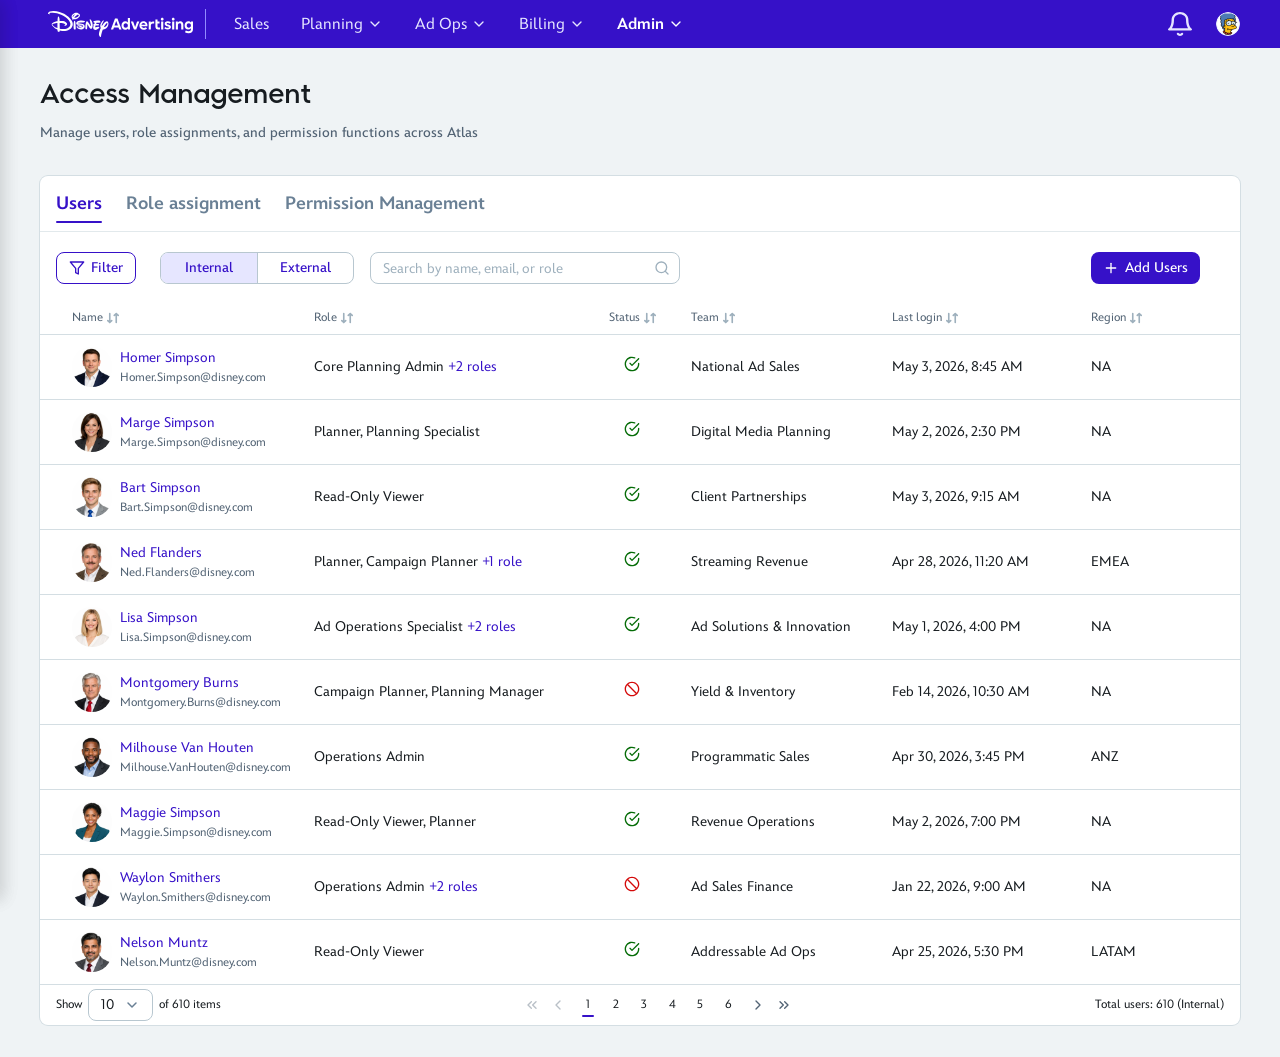
<file: public/v2/index.html>
<!DOCTYPE html>
<html lang="en">
<head>
  <meta charset="UTF-8">
  <meta name="viewport" content="width=device-width, initial-scale=1.0">
  <!-- Cache hygiene for the GitLab Pages deploy: V2 ships changes on most
       pushes, but the HTML itself has no query-string cache-buster (only
       the CSS/JS asset URLs do). Without these meta tags, a browser that
       cached an older HTML keeps loading the OLD asset version stamps and
       never sees the new CSS/JS. `no-cache` forces revalidation each
       visit, so the freshly deployed HTML is fetched and the up-to-date
       `?v=` busters on `styles.css` / `app.js` take effect.

       Scope: V2 only. Theme 1.0 (`public/index.html`) is untouched. -->
  <meta http-equiv="Cache-Control" content="no-cache, must-revalidate">
  <meta http-equiv="Pragma" content="no-cache">
  <title>Atlas — Access Management</title>
  <script>
    (function () {
      try {
        var t = localStorage.getItem("atlas:theme");
        /* Any non-"light" value becomes the data-theme attribute (e.g. "dark",
           "ads-preview"). "light" or missing leaves the attribute off so
           :root (EDL Light) defaults apply. This is an additive broadening of
           the previous dark-only bootstrap; EDL Light and EDL Dark behavior
           are unchanged. */
        if (t && t !== "light") document.documentElement.setAttribute("data-theme", t);
      } catch (e) {}
    })();
  </script>
  <!-- Open Sans — ADS Preview typography only. EDL Light/Dark continue
       to use InspireTWDC / MultiplaneTWDC Display via the :root --ff token.
       The font only becomes active when [data-theme="ads-preview"] remaps
       --ff to the Open Sans stack; under EDL themes this is inert weight in
       the cache and never renders. preconnect hints shave off the TLS round
       trip when a user first switches to ADS Preview. -->
  <link rel="preconnect" href="https://fonts.googleapis.com">
  <link rel="preconnect" href="https://fonts.gstatic.com" crossorigin>
  <link rel="stylesheet" href="https://fonts.googleapis.com/css2?family=Open+Sans:wght@400;500;600;700&display=swap">
  <link rel="stylesheet" href="styles.css?v=20260522pagesdeploy1">
</head>
<body>

<!-- ═══ NAV ═══ -->
<nav class="nav">
  <div class="nav-l">
    <div class="nav-mod">
      <div class="nav-logo-group">
        <a href="../slides.html" class="nav-logo-link" aria-label="Open IAM executive introduction (slides)">
          <img src="../nav/logo.svg" alt="Disney Advertising" class="nav-logo-img">
        </a>
        <span class="nav-divider"></span>
      </div>
    </div>
  </div>
  <div class="nav-c">
    <a href="#" class="nav-a">Sales</a>
    <a href="#" class="nav-a">Planning <svg class="nav-chev" width="16" height="16" viewBox="0 0 24 24" fill="none" stroke="currentColor" stroke-width="2" stroke-linecap="round" stroke-linejoin="round"><polyline points="6 9 12 15 18 9"/></svg></a>
    <a href="#" class="nav-a">Ad Ops <svg class="nav-chev" width="16" height="16" viewBox="0 0 24 24" fill="none" stroke="currentColor" stroke-width="2" stroke-linecap="round" stroke-linejoin="round"><polyline points="6 9 12 15 18 9"/></svg></a>
    <a href="#" class="nav-a">Billing <svg class="nav-chev" width="16" height="16" viewBox="0 0 24 24" fill="none" stroke="currentColor" stroke-width="2" stroke-linecap="round" stroke-linejoin="round"><polyline points="6 9 12 15 18 9"/></svg></a>
    <a href="#" class="nav-a on">Admin <svg class="nav-chev" width="16" height="16" viewBox="0 0 24 24" fill="none" stroke="currentColor" stroke-width="2" stroke-linecap="round" stroke-linejoin="round"><polyline points="6 9 12 15 18 9"/></svg></a>
  </div>
  <div class="nav-r">
    <!-- Notification button. Two icon glyphs co-exist; CSS shows one per theme:
         • `nav-bell-img` — legacy EDL Light/Dark asset (`nav/bell.svg`). Unchanged
           from the original committed design. Hidden under ADS Preview.
         • `nav-ico-bell` — Ads DS inline SVG, shown only in ADS Preview. -->
    <button class="nav-r-btn" aria-label="Notifications">
      <img class="nav-bell-img" src="../nav/bell.svg" alt="" width="24" height="24">
      <svg class="nav-ico nav-ico-bell" xmlns="http://www.w3.org/2000/svg" width="15" height="17" viewBox="0 0 15 17" fill="none" aria-hidden="true">
        <path d="M14.8272 11.8703C14.3936 11.1234 13.7491 9.01016 13.7491 6.25C13.7491 4.5924 13.0906 3.00269 11.9185 1.83058C10.7464 0.65848 9.1567 0 7.49909 0C5.84149 0 4.25178 0.65848 3.07968 1.83058C1.90757 3.00269 1.24909 4.5924 1.24909 6.25C1.24909 9.01094 0.603782 11.1234 0.170188 11.8703C0.0594621 12.0602 0.000761949 12.2759 7.36794e-06 12.4957C-0.000747213 12.7155 0.0564706 12.9316 0.16589 13.1223C0.27531 13.3129 0.433063 13.4713 0.623239 13.5815C0.813416 13.6917 1.02929 13.7498 1.24909 13.75H4.43738C4.58157 14.4556 4.96505 15.0897 5.52295 15.5451C6.08085 16.0006 6.77892 16.2493 7.49909 16.2493C8.21927 16.2493 8.91734 16.0006 9.47524 15.5451C10.0331 15.0897 10.4166 14.4556 10.5608 13.75H13.7491C13.9688 13.7497 14.1846 13.6915 14.3747 13.5812C14.5647 13.471 14.7224 13.3125 14.8317 13.1219C14.941 12.9313 14.9982 12.7153 14.9974 12.4955C14.9966 12.2758 14.9379 12.0601 14.8272 11.8703ZM7.49909 15C7.11145 14.9999 6.73338 14.8796 6.41691 14.6558C6.10043 14.4319 5.86112 14.1155 5.73191 13.75H9.26628C9.13707 14.1155 8.89776 14.4319 8.58128 14.6558C8.26481 14.8796 7.88674 14.9999 7.49909 15ZM1.24909 12.5C1.85066 11.4656 2.49909 9.06875 2.49909 6.25C2.49909 4.92392 3.02588 3.65215 3.96356 2.71447C4.90124 1.77678 6.17301 1.25 7.49909 1.25C8.82518 1.25 10.0969 1.77678 11.0346 2.71447C11.9723 3.65215 12.4991 4.92392 12.4991 6.25C12.4991 9.06641 13.146 11.4633 13.7491 12.5H1.24909Z" fill="currentColor"/>
      </svg>
    </button>
    <!-- Three-dot "More" button — Ads DS only. Hidden under EDL Light/Dark so
         their original utility cluster (bell + avatar) renders unchanged. -->
    <button class="nav-r-btn nav-r-btn-dots" aria-label="More">
      <svg class="nav-ico nav-ico-dots" xmlns="http://www.w3.org/2000/svg" width="20" height="20" viewBox="0 0 20 20" fill="none" aria-hidden="true">
        <path d="M10.9375 10C10.9375 10.1854 10.8825 10.3667 10.7795 10.5208C10.6765 10.675 10.5301 10.7952 10.3588 10.8661C10.1875 10.9371 9.99896 10.9557 9.8171 10.9195C9.63525 10.8833 9.4682 10.794 9.33709 10.6629C9.20598 10.5318 9.11669 10.3648 9.08051 10.1829C9.04434 10.001 9.06291 9.81254 9.13386 9.64123C9.20482 9.46993 9.32498 9.32351 9.47915 9.2205C9.63332 9.11748 9.81458 9.0625 10 9.0625C10.2486 9.0625 10.4871 9.16127 10.6629 9.33709C10.8387 9.5129 10.9375 9.75136 10.9375 10ZM15.3125 9.0625C15.1271 9.0625 14.9458 9.11748 14.7917 9.2205C14.6375 9.32351 14.5173 9.46993 14.4464 9.64123C14.3754 9.81254 14.3568 10.001 14.393 10.1829C14.4292 10.3648 14.5185 10.5318 14.6496 10.6629C14.7807 10.794 14.9477 10.8833 15.1296 10.9195C15.3115 10.9557 15.5 10.9371 15.6713 10.8661C15.8426 10.7952 15.989 10.675 16.092 10.5208C16.195 10.3667 16.25 10.1854 16.25 10C16.25 9.75136 16.1512 9.5129 15.9754 9.33709C15.7996 9.16127 15.5611 9.0625 15.3125 9.0625ZM4.6875 9.0625C4.50208 9.0625 4.32082 9.11748 4.16665 9.2205C4.01248 9.32351 3.89232 9.46993 3.82136 9.64123C3.75041 9.81254 3.73184 10.001 3.76801 10.1829C3.80419 10.3648 3.89348 10.5318 4.02459 10.6629C4.1557 10.794 4.32275 10.8833 4.5046 10.9195C4.68646 10.9557 4.87496 10.9371 5.04627 10.8661C5.21757 10.7952 5.36399 10.675 5.467 10.5208C5.57002 10.3667 5.625 10.1854 5.625 10C5.625 9.75136 5.52623 9.5129 5.35041 9.33709C5.1746 9.16127 4.93614 9.0625 4.6875 9.0625Z" fill="currentColor"/>
      </svg>
    </button>
    <div class="user-menu" id="userMenu">
      <button class="nav-r-btn" id="userMenuTrigger" aria-label="User menu" aria-haspopup="menu" aria-expanded="false"><img src="../nav/avatar.png" alt="" class="nav-avatar-img"></button>
      <div class="user-menu-pop" id="userMenuPop" role="menu" aria-labelledby="userMenuTrigger">
        <div class="user-menu-hdr">
          <div class="user-menu-name">Simpson, Marge</div>
          <div class="user-menu-email">marge.simpson@disney.com</div>
        </div>
        <div class="user-menu-sep"></div>
        <div class="user-menu-row has-sub" id="userMenuVersion" role="menuitem" tabindex="-1" aria-haspopup="menu" aria-expanded="false">
          <span class="user-menu-label">Version</span>
          <svg class="user-menu-chev" width="16" height="16" viewBox="0 0 24 24" fill="none" stroke="currentColor" stroke-width="2" stroke-linecap="round" stroke-linejoin="round" aria-hidden="true"><polyline points="9 18 15 12 9 6"/></svg>
          <div class="user-menu-sub" role="menu" aria-label="Version">
            <div class="user-menu-sub-item" role="menuitemradio" aria-checked="false" data-version="1.0" data-version-href="../" tabindex="-1">1.0</div>
            <div class="user-menu-sub-item is-selected" role="menuitemradio" aria-checked="true" data-version="2.0" data-version-href="./" tabindex="-1">2.0</div>
          </div>
        </div>
        <div class="user-menu-row has-sub" id="userMenuTheme" role="menuitem" tabindex="-1" aria-haspopup="menu" aria-expanded="false">
          <span class="user-menu-label">Theme</span>
          <svg class="user-menu-chev" width="16" height="16" viewBox="0 0 24 24" fill="none" stroke="currentColor" stroke-width="2" stroke-linecap="round" stroke-linejoin="round" aria-hidden="true"><polyline points="9 18 15 12 9 6"/></svg>
          <div class="user-menu-sub" role="menu" aria-label="Theme">
            <div class="user-menu-sub-item is-selected" role="menuitemradio" aria-checked="true" data-theme="light" tabindex="-1">EDL Light</div>
            <div class="user-menu-sub-item" role="menuitemradio" aria-checked="false" data-theme="dark" tabindex="-1">EDL Dark</div>
            <div class="user-menu-sub-item" role="menuitemradio" aria-checked="false" data-theme="ads-preview" tabindex="-1">ADS Preview</div>
          </div>
        </div>
        <div class="user-menu-sep"></div>
        <div class="user-menu-row" role="menuitem" tabindex="-1" id="userMenuLogout">
          <span class="user-menu-label">Log Out</span>
        </div>
      </div>
    </div>
  </div>
</nav>

<!-- ═══ PAGE ═══ -->
<main class="page">
  <div class="hdr">
    <h1>Access Management</h1>
    <p>Manage users, role assignments, and permission functions across Atlas</p>
  </div>

  <div class="card">
    <!-- Tabs — Figma 770:17428 / 770:19301 / 770:20032 (three secondary tabs).
         All three tabs are now wired to real panes:
           1. Users → #usersPanel (Figma 770:17428)
           2. Role assignment → #rolesPanel (Figma 770:19301)
           3. Permission Management → #permsPanel (Figma 770:20032)
         Visual treatment is identical across all three (inactive = muted,
         active = brand text + indigo underline). -->
    <div class="tabs-row">
      <nav>
        <button class="tab-btn on">Users</button>
        <button class="tab-btn">Role assignment</button>
        <button class="tab-btn">Permission Management</button>
      </nav>
    </div>

    <div id="usersPanel">
    <!-- Toolbar -->
    <div class="tbar">
      <div class="tbar-l">
        <button class="btn-std">
          <svg width="16" height="16" viewBox="0 0 24 24" fill="none" stroke="currentColor" stroke-width="2" stroke-linecap="round" stroke-linejoin="round"><polygon points="22 3 2 3 10 12.46 10 19 14 21 14 12.46 22 3"/></svg>
          Filter
        </button>
        <div class="seg-ctrl" id="userViewToggle" role="group" aria-label="User type">
          <button class="seg-btn on" data-view="internal">Internal</button>
          <button class="seg-btn" data-view="external">External</button>
        </div>
        <div class="search" id="searchWrap">
          <input type="text" id="searchInput" placeholder="Search by name, email, or role" autocomplete="off">
          <svg class="search-ico" id="searchIco" width="16" height="16" viewBox="0 0 24 24" fill="none" stroke="#9EB0BD" stroke-width="2" stroke-linecap="round" stroke-linejoin="round"><circle cx="11" cy="11" r="8"/><line x1="21" y1="21" x2="16.65" y2="16.65"/></svg>
          <button type="button" class="search-clear hidden" id="searchClear" aria-label="Clear search"><svg width="14" height="14" viewBox="0 0 24 24" fill="none" stroke="currentColor" stroke-width="2" stroke-linecap="round" stroke-linejoin="round"><line x1="18" y1="6" x2="6" y2="18"/><line x1="6" y1="6" x2="18" y2="18"/></svg></button>
          <div class="search-dropdown" id="searchDropdown">
            <div id="searchDDContent"></div>
          </div>
        </div>
      </div>
      <button class="btn-ghost">
        <svg width="16" height="16" viewBox="0 0 24 24" fill="none" stroke="currentColor" stroke-width="2" stroke-linecap="round" stroke-linejoin="round"><line x1="12" y1="5" x2="12" y2="19"/><line x1="5" y1="12" x2="19" y2="12"/></svg>
        Add Users
      </button>
    </div>

    <!-- Table -->
    <div class="tbl-wrap">
      <table class="tbl" id="usersTable">
        <colgroup id="usersColgroup">
          <col data-u-col="nm">
          <col data-u-col="em">
          <col data-u-col="rl">
          <col data-u-col="st">
          <col data-u-col="tm">
          <col data-u-col="ct">
          <col data-u-col="ll">
          <col data-u-col="rg">
        </colgroup>
        <thead>
          <tr>
            <th class="c-nm" data-sort="name"><div class="th-inner"><span>Name</span><svg class="sort-ico" width="12" height="12" viewBox="0 0 9.25 8.25" fill="none"><path class="sort-dn" d="M2.125 0C2.47 0 2.75.28 2.75.625V6.116l.433-.433a.625.625 0 0 1 .884.884l-1.5 1.5a.625.625 0 0 1-.884 0l-1.5-1.5a.625.625 0 0 1 .884-.884L1.5 6.116V.625C1.5.28 1.78 0 2.125 0Z"/><path class="sort-up" d="M7.125 0c.166 0 .325.066.442.183l1.5 1.5a.625.625 0 0 1-.884.884L7.75 2.134V7.625a.625.625 0 0 1-1.25 0V2.134l-.433.433a.625.625 0 0 1-.884-.884l1.5-1.5A.625.625 0 0 1 7.125 0Z"/></svg></div></th>
            <th class="c-em" data-sort="email"><div class="th-inner"><span>Email</span><svg class="sort-ico" width="12" height="12" viewBox="0 0 9.25 8.25" fill="none"><path class="sort-dn" d="M2.125 0C2.47 0 2.75.28 2.75.625V6.116l.433-.433a.625.625 0 0 1 .884.884l-1.5 1.5a.625.625 0 0 1-.884 0l-1.5-1.5a.625.625 0 0 1 .884-.884L1.5 6.116V.625C1.5.28 1.78 0 2.125 0Z"/><path class="sort-up" d="M7.125 0c.166 0 .325.066.442.183l1.5 1.5a.625.625 0 0 1-.884.884L7.75 2.134V7.625a.625.625 0 0 1-1.25 0V2.134l-.433.433a.625.625 0 0 1-.884-.884l1.5-1.5A.625.625 0 0 1 7.125 0Z"/></svg></div></th>
            <th class="c-rl" data-sort="role"><div class="th-inner"><span>Role</span><svg class="sort-ico" width="12" height="12" viewBox="0 0 9.25 8.25" fill="none"><path class="sort-dn" d="M2.125 0C2.47 0 2.75.28 2.75.625V6.116l.433-.433a.625.625 0 0 1 .884.884l-1.5 1.5a.625.625 0 0 1-.884 0l-1.5-1.5a.625.625 0 0 1 .884-.884L1.5 6.116V.625C1.5.28 1.78 0 2.125 0Z"/><path class="sort-up" d="M7.125 0c.166 0 .325.066.442.183l1.5 1.5a.625.625 0 0 1-.884.884L7.75 2.134V7.625a.625.625 0 0 1-1.25 0V2.134l-.433.433a.625.625 0 0 1-.884-.884l1.5-1.5A.625.625 0 0 1 7.125 0Z"/></svg></div></th>
            <th class="c-st" data-sort="status"><div class="th-inner"><span>Status</span><svg class="sort-ico" width="12" height="12" viewBox="0 0 9.25 8.25" fill="none"><path class="sort-dn" d="M2.125 0C2.47 0 2.75.28 2.75.625V6.116l.433-.433a.625.625 0 0 1 .884.884l-1.5 1.5a.625.625 0 0 1-.884 0l-1.5-1.5a.625.625 0 0 1 .884-.884L1.5 6.116V.625C1.5.28 1.78 0 2.125 0Z"/><path class="sort-up" d="M7.125 0c.166 0 .325.066.442.183l1.5 1.5a.625.625 0 0 1-.884.884L7.75 2.134V7.625a.625.625 0 0 1-1.25 0V2.134l-.433.433a.625.625 0 0 1-.884-.884l1.5-1.5A.625.625 0 0 1 7.125 0Z"/></svg></div></th>
            <th class="c-tm" data-sort="team"><div class="th-inner"><span>Team</span><svg class="sort-ico" width="12" height="12" viewBox="0 0 9.25 8.25" fill="none"><path class="sort-dn" d="M2.125 0C2.47 0 2.75.28 2.75.625V6.116l.433-.433a.625.625 0 0 1 .884.884l-1.5 1.5a.625.625 0 0 1-.884 0l-1.5-1.5a.625.625 0 0 1 .884-.884L1.5 6.116V.625C1.5.28 1.78 0 2.125 0Z"/><path class="sort-up" d="M7.125 0c.166 0 .325.066.442.183l1.5 1.5a.625.625 0 0 1-.884.884L7.75 2.134V7.625a.625.625 0 0 1-1.25 0V2.134l-.433.433a.625.625 0 0 1-.884-.884l1.5-1.5A.625.625 0 0 1 7.125 0Z"/></svg></div></th>
            <th class="c-ct" data-sort="title"><div class="th-inner"><span>Company Title/ Role</span><svg class="sort-ico" width="12" height="12" viewBox="0 0 9.25 8.25" fill="none"><path class="sort-dn" d="M2.125 0C2.47 0 2.75.28 2.75.625V6.116l.433-.433a.625.625 0 0 1 .884.884l-1.5 1.5a.625.625 0 0 1-.884 0l-1.5-1.5a.625.625 0 0 1 .884-.884L1.5 6.116V.625C1.5.28 1.78 0 2.125 0Z"/><path class="sort-up" d="M7.125 0c.166 0 .325.066.442.183l1.5 1.5a.625.625 0 0 1-.884.884L7.75 2.134V7.625a.625.625 0 0 1-1.25 0V2.134l-.433.433a.625.625 0 0 1-.884-.884l1.5-1.5A.625.625 0 0 1 7.125 0Z"/></svg></div></th>
            <th class="c-ll" data-sort="lastLogin"><div class="th-inner"><span>Last login</span><svg class="sort-ico" width="12" height="12" viewBox="0 0 9.25 8.25" fill="none"><path class="sort-dn" d="M2.125 0C2.47 0 2.75.28 2.75.625V6.116l.433-.433a.625.625 0 0 1 .884.884l-1.5 1.5a.625.625 0 0 1-.884 0l-1.5-1.5a.625.625 0 0 1 .884-.884L1.5 6.116V.625C1.5.28 1.78 0 2.125 0Z"/><path class="sort-up" d="M7.125 0c.166 0 .325.066.442.183l1.5 1.5a.625.625 0 0 1-.884.884L7.75 2.134V7.625a.625.625 0 0 1-1.25 0V2.134l-.433.433a.625.625 0 0 1-.884-.884l1.5-1.5A.625.625 0 0 1 7.125 0Z"/></svg></div></th>
            <th class="c-rg" data-sort="region"><div class="th-inner"><span>Region</span><svg class="sort-ico" width="12" height="12" viewBox="0 0 9.25 8.25" fill="none"><path class="sort-dn" d="M2.125 0C2.47 0 2.75.28 2.75.625V6.116l.433-.433a.625.625 0 0 1 .884.884l-1.5 1.5a.625.625 0 0 1-.884 0l-1.5-1.5a.625.625 0 0 1 .884-.884L1.5 6.116V.625C1.5.28 1.78 0 2.125 0Z"/><path class="sort-up" d="M7.125 0c.166 0 .325.066.442.183l1.5 1.5a.625.625 0 0 1-.884.884L7.75 2.134V7.625a.625.625 0 0 1-1.25 0V2.134l-.433.433a.625.625 0 0 1-.884-.884l1.5-1.5A.625.625 0 0 1 7.125 0Z"/></svg></div></th>
          </tr>
        </thead>
        <tbody id="tbody"></tbody>
      </table>
    </div>

    <!-- Pagination -->
    <div class="pgn">
        <div class="pgn-show">
        <span class="pgn-lbl">Show</span>
        <div class="pgn-sel-wrap">
          <div class="cr-dd pgn-dd" id="usersPageSizeDD">
            <button type="button" class="cr-dd-trigger" id="usersPageSizeTrigger" aria-haspopup="listbox" aria-expanded="false" aria-controls="usersPageSizeMenu">
              <span class="cr-dd-value" id="usersPageSizeValue">10</span>
              <svg class="cr-dd-chev" width="16" height="16" viewBox="0 0 16 16" fill="none" aria-hidden="true"><path d="M4 6l4 4 4-4" stroke="currentColor" stroke-width="1.5" stroke-linecap="round" stroke-linejoin="round"/></svg>
            </button>
            <div class="cr-dd-menu" id="usersPageSizeMenu" role="listbox" aria-label="Rows per page"></div>
          </div>
        </div>
        <span class="pgn-lbl">of 610 items</span>
      </div>
      <div class="pgn-pages">
        <button class="pg-nav off" aria-label="First"><svg width="16" height="16" viewBox="0 0 24 24" fill="none" stroke="currentColor" stroke-width="2" stroke-linecap="round" stroke-linejoin="round"><polyline points="11 17 6 12 11 7"/><polyline points="18 17 13 12 18 7"/></svg></button>
        <button class="pg-nav off" aria-label="Prev"><svg width="16" height="16" viewBox="0 0 24 24" fill="none" stroke="currentColor" stroke-width="2" stroke-linecap="round" stroke-linejoin="round"><polyline points="15 18 9 12 15 6"/></svg></button>
        <div class="pg-nums">
          <button class="pg-n on">1</button>
          <button class="pg-n">2</button>
          <button class="pg-n">3</button>
          <span class="pg-dots">…</span>
          <button class="pg-n">10</button>
        </div>
        <button class="pg-nav" aria-label="Next"><svg width="16" height="16" viewBox="0 0 24 24" fill="none" stroke="currentColor" stroke-width="2" stroke-linecap="round" stroke-linejoin="round"><polyline points="9 18 15 12 9 6"/></svg></button>
        <button class="pg-nav" aria-label="Last"><svg width="16" height="16" viewBox="0 0 24 24" fill="none" stroke="currentColor" stroke-width="2" stroke-linecap="round" stroke-linejoin="round"><polyline points="13 17 18 12 13 7"/><polyline points="6 17 11 12 6 7"/></svg></button>
      </div>
      <div class="pgn-jump">
        <span class="pgn-lbl" id="usersTotalLabel">Total users: 610</span>
      </div>
    </div>
    </div>

    <div id="rolesPanel" style="display:none">
      <div class="tbar">
        <div class="tbar-l">
          <button class="btn-std" id="rpFilterBtn">
            <svg width="16" height="16" viewBox="0 0 24 24" fill="none" stroke="currentColor" stroke-width="2" stroke-linecap="round" stroke-linejoin="round"><polygon points="22 3 2 3 10 12.46 10 19 14 21 14 12.46 22 3"/></svg>
            Filter
          </button>
          <div class="search" id="rpSearchWrap">
            <input type="text" id="rpSearchInput" placeholder="Search by role name or description" autocomplete="off">
            <svg class="search-ico" id="rpSearchIco" width="16" height="16" viewBox="0 0 24 24" fill="none" stroke="#9EB0BD" stroke-width="2" stroke-linecap="round" stroke-linejoin="round"><circle cx="11" cy="11" r="8"/><line x1="21" y1="21" x2="16.65" y2="16.65"/></svg>
            <button type="button" class="search-clear hidden" id="rpSearchClear" aria-label="Clear search"><svg width="14" height="14" viewBox="0 0 24 24" fill="none" stroke="currentColor" stroke-width="2" stroke-linecap="round" stroke-linejoin="round"><line x1="18" y1="6" x2="6" y2="18"/><line x1="6" y1="6" x2="18" y2="18"/></svg></button>
          </div>
        </div>
        <button class="btn-ghost">
          <svg width="16" height="16" viewBox="0 0 24 24" fill="none" stroke="currentColor" stroke-width="2" stroke-linecap="round" stroke-linejoin="round"><line x1="12" y1="5" x2="12" y2="19"/><line x1="5" y1="12" x2="19" y2="12"/></svg>
          Create Role
        </button>
      </div>

      <div class="tbl-wrap">
        <table class="tbl rp-tbl" id="rpTable">
          <colgroup id="rpColgroup">
            <col data-rp-col="sel" class="rp-col-sel">
            <col data-rp-col="role">
            <col data-rp-col="func">
            <col data-rp-col="by">
            <col data-rp-col="date">
          </colgroup>
          <thead>
            <tr>
              <th class="rp-sel" aria-label="Select all roles"><input type="checkbox" id="rpSelectAll" class="rp-check" aria-label="Select all roles"></th>
              <th class="rp-role" data-rp-sort="role"><div class="th-inner"><span>Role</span><svg class="sort-ico" width="12" height="12" viewBox="0 0 9.25 8.25" fill="none"><path class="sort-dn" d="M2.125 0C2.47 0 2.75.28 2.75.625V6.116l.433-.433a.625.625 0 0 1 .884.884l-1.5 1.5a.625.625 0 0 1-.884 0l-1.5-1.5a.625.625 0 0 1 .884-.884L1.5 6.116V.625C1.5.28 1.78 0 2.125 0Z"/><path class="sort-up" d="M7.125 0c.166 0 .325.066.442.183l1.5 1.5a.625.625 0 0 1-.884.884L7.75 2.134V7.625a.625.625 0 0 1-1.25 0V2.134l-.433.433a.625.625 0 0 1-.884-.884l1.5-1.5A.625.625 0 0 1 7.125 0Z"/></svg></div></th>
              <th class="rp-func" data-rp-sort="functions"><div class="th-inner"><span>Functions</span><svg class="sort-ico" width="12" height="12" viewBox="0 0 9.25 8.25" fill="none"><path class="sort-dn" d="M2.125 0C2.47 0 2.75.28 2.75.625V6.116l.433-.433a.625.625 0 0 1 .884.884l-1.5 1.5a.625.625 0 0 1-.884 0l-1.5-1.5a.625.625 0 0 1 .884-.884L1.5 6.116V.625C1.5.28 1.78 0 2.125 0Z"/><path class="sort-up" d="M7.125 0c.166 0 .325.066.442.183l1.5 1.5a.625.625 0 0 1-.884.884L7.75 2.134V7.625a.625.625 0 0 1-1.25 0V2.134l-.433.433a.625.625 0 0 1-.884-.884l1.5-1.5A.625.625 0 0 1 7.125 0Z"/></svg></div></th>
              <th class="rp-by" data-rp-sort="createdBy"><div class="th-inner"><span>Created By</span><svg class="sort-ico" width="12" height="12" viewBox="0 0 9.25 8.25" fill="none"><path class="sort-dn" d="M2.125 0C2.47 0 2.75.28 2.75.625V6.116l.433-.433a.625.625 0 0 1 .884.884l-1.5 1.5a.625.625 0 0 1-.884 0l-1.5-1.5a.625.625 0 0 1 .884-.884L1.5 6.116V.625C1.5.28 1.78 0 2.125 0Z"/><path class="sort-up" d="M7.125 0c.166 0 .325.066.442.183l1.5 1.5a.625.625 0 0 1-.884.884L7.75 2.134V7.625a.625.625 0 0 1-1.25 0V2.134l-.433.433a.625.625 0 0 1-.884-.884l1.5-1.5A.625.625 0 0 1 7.125 0Z"/></svg></div></th>
              <th class="rp-date" data-rp-sort="createDate"><div class="th-inner"><span>Create Date</span><svg class="sort-ico" width="12" height="12" viewBox="0 0 9.25 8.25" fill="none"><path class="sort-dn" d="M2.125 0C2.47 0 2.75.28 2.75.625V6.116l.433-.433a.625.625 0 0 1 .884.884l-1.5 1.5a.625.625 0 0 1-.884 0l-1.5-1.5a.625.625 0 0 1 .884-.884L1.5 6.116V.625C1.5.28 1.78 0 2.125 0Z"/><path class="sort-up" d="M7.125 0c.166 0 .325.066.442.183l1.5 1.5a.625.625 0 0 1-.884.884L7.75 2.134V7.625a.625.625 0 0 1-1.25 0V2.134l-.433.433a.625.625 0 0 1-.884-.884l1.5-1.5A.625.625 0 0 1 7.125 0Z"/></svg></div></th>
            </tr>
          </thead>
          <tbody id="rpTbody"></tbody>
        </table>
      </div>

      <div class="pgn" id="rpPgn">
        <div class="pgn-show">
          <span class="pgn-lbl">Show</span>
          <div class="pgn-sel-wrap">
            <div class="cr-dd pgn-dd" id="rpPageSizeDD">
              <button type="button" class="cr-dd-trigger" id="rpPageSizeTrigger" aria-haspopup="listbox" aria-expanded="false" aria-controls="rpPageSizeMenu">
                <span class="cr-dd-value" id="rpPageSizeValue">10</span>
                <svg class="cr-dd-chev" width="16" height="16" viewBox="0 0 16 16" fill="none" aria-hidden="true"><path d="M4 6l4 4 4-4" stroke="currentColor" stroke-width="1.5" stroke-linecap="round" stroke-linejoin="round"/></svg>
              </button>
              <div class="cr-dd-menu" id="rpPageSizeMenu" role="listbox" aria-label="Rows per page"></div>
            </div>
          </div>
          <span class="pgn-lbl" id="rpItemCount">of 11 items</span>
        </div>
        <div class="pgn-pages" id="rpPgnPages">
          <button class="pg-nav off" data-rp-nav="first" aria-label="First"><svg width="16" height="16" viewBox="0 0 24 24" fill="none" stroke="currentColor" stroke-width="2" stroke-linecap="round" stroke-linejoin="round"><polyline points="11 17 6 12 11 7"/><polyline points="18 17 13 12 18 7"/></svg></button>
          <button class="pg-nav off" data-rp-nav="prev" aria-label="Prev"><svg width="16" height="16" viewBox="0 0 24 24" fill="none" stroke="currentColor" stroke-width="2" stroke-linecap="round" stroke-linejoin="round"><polyline points="15 18 9 12 15 6"/></svg></button>
          <div class="pg-nums" id="rpPgNums"></div>
          <button class="pg-nav" data-rp-nav="next" aria-label="Next"><svg width="16" height="16" viewBox="0 0 24 24" fill="none" stroke="currentColor" stroke-width="2" stroke-linecap="round" stroke-linejoin="round"><polyline points="9 18 15 12 9 6"/></svg></button>
          <button class="pg-nav" data-rp-nav="last" aria-label="Last"><svg width="16" height="16" viewBox="0 0 24 24" fill="none" stroke="currentColor" stroke-width="2" stroke-linecap="round" stroke-linejoin="round"><polyline points="13 17 18 12 13 7"/><polyline points="6 17 11 12 6 7"/></svg></button>
        </div>
        <div class="pgn-jump">
          <span class="pgn-lbl" id="rpTotalLabel">Total roles: 11</span>
        </div>
      </div>
    </div>

    <!-- Permission Management pane (Figma 770:20032) — flat catalog of
         the function/permission atoms used by Role assignment. Read-only
         view; the per-row link (Function Name) anchors a future detail
         page. Toolbar mirrors R&P (Filter + Search) but omits an
         "Add Users" CTA — that label in Figma is a copy-paste artifact
         from the Users design and has no semantic meaning here. -->
    <div id="permsPanel" style="display:none">
      <div class="tbar">
        <div class="tbar-l">
          <button class="btn-std" id="pmFilterBtn" type="button">
            <svg width="16" height="16" viewBox="0 0 24 24" fill="none" stroke="currentColor" stroke-width="2" stroke-linecap="round" stroke-linejoin="round"><polygon points="22 3 2 3 10 12.46 10 19 14 21 14 12.46 22 3"/></svg>
            Filter
          </button>
          <div class="search" id="pmSearchWrap">
            <input type="text" id="pmSearchInput" placeholder="Search functions" autocomplete="off">
            <svg class="search-ico" id="pmSearchIco" width="16" height="16" viewBox="0 0 24 24" fill="none" stroke="#9EB0BD" stroke-width="2" stroke-linecap="round" stroke-linejoin="round"><circle cx="11" cy="11" r="8"/><line x1="21" y1="21" x2="16.65" y2="16.65"/></svg>
            <button type="button" class="search-clear hidden" id="pmSearchClear" aria-label="Clear search"><svg width="14" height="14" viewBox="0 0 24 24" fill="none" stroke="currentColor" stroke-width="2" stroke-linecap="round" stroke-linejoin="round"><line x1="18" y1="6" x2="6" y2="18"/><line x1="6" y1="6" x2="18" y2="18"/></svg></button>
          </div>
        </div>
      </div>

      <div class="tbl-wrap">
        <table class="tbl pm-tbl" id="pmTable">
          <colgroup id="pmColgroup">
            <col data-pm-col="sel" class="rp-col-sel">
            <col data-pm-col="name">
            <col data-pm-col="desc">
            <col data-pm-col="type">
            <col data-pm-col="used">
            <col data-pm-col="date">
          </colgroup>
          <thead>
            <tr>
              <th class="pm-sel" aria-label="Select all functions"><input type="checkbox" id="pmSelectAll" class="rp-check" aria-label="Select all functions"></th>
              <th class="pm-name" data-pm-sort="name"><div class="th-inner"><span>Function Name</span><svg class="sort-ico" width="12" height="12" viewBox="0 0 9.25 8.25" fill="none"><path class="sort-dn" d="M2.125 0C2.47 0 2.75.28 2.75.625V6.116l.433-.433a.625.625 0 0 1 .884.884l-1.5 1.5a.625.625 0 0 1-.884 0l-1.5-1.5a.625.625 0 0 1 .884-.884L1.5 6.116V.625C1.5.28 1.78 0 2.125 0Z"/><path class="sort-up" d="M7.125 0c.166 0 .325.066.442.183l1.5 1.5a.625.625 0 0 1-.884.884L7.75 2.134V7.625a.625.625 0 0 1-1.25 0V2.134l-.433.433a.625.625 0 0 1-.884-.884l1.5-1.5A.625.625 0 0 1 7.125 0Z"/></svg></div></th>
              <th class="pm-desc" data-pm-sort="description"><div class="th-inner"><span>Description</span><svg class="sort-ico" width="12" height="12" viewBox="0 0 9.25 8.25" fill="none"><path class="sort-dn" d="M2.125 0C2.47 0 2.75.28 2.75.625V6.116l.433-.433a.625.625 0 0 1 .884.884l-1.5 1.5a.625.625 0 0 1-.884 0l-1.5-1.5a.625.625 0 0 1 .884-.884L1.5 6.116V.625C1.5.28 1.78 0 2.125 0Z"/><path class="sort-up" d="M7.125 0c.166 0 .325.066.442.183l1.5 1.5a.625.625 0 0 1-.884.884L7.75 2.134V7.625a.625.625 0 0 1-1.25 0V2.134l-.433.433a.625.625 0 0 1-.884-.884l1.5-1.5A.625.625 0 0 1 7.125 0Z"/></svg></div></th>
              <th class="pm-type" data-pm-sort="type"><div class="th-inner"><span>Type</span><svg class="sort-ico" width="12" height="12" viewBox="0 0 9.25 8.25" fill="none"><path class="sort-dn" d="M2.125 0C2.47 0 2.75.28 2.75.625V6.116l.433-.433a.625.625 0 0 1 .884.884l-1.5 1.5a.625.625 0 0 1-.884 0l-1.5-1.5a.625.625 0 0 1 .884-.884L1.5 6.116V.625C1.5.28 1.78 0 2.125 0Z"/><path class="sort-up" d="M7.125 0c.166 0 .325.066.442.183l1.5 1.5a.625.625 0 0 1-.884.884L7.75 2.134V7.625a.625.625 0 0 1-1.25 0V2.134l-.433.433a.625.625 0 0 1-.884-.884l1.5-1.5A.625.625 0 0 1 7.125 0Z"/></svg></div></th>
              <th class="pm-used" data-pm-sort="usedIn"><div class="th-inner"><span>Used in</span><svg class="sort-ico" width="12" height="12" viewBox="0 0 9.25 8.25" fill="none"><path class="sort-dn" d="M2.125 0C2.47 0 2.75.28 2.75.625V6.116l.433-.433a.625.625 0 0 1 .884.884l-1.5 1.5a.625.625 0 0 1-.884 0l-1.5-1.5a.625.625 0 0 1 .884-.884L1.5 6.116V.625C1.5.28 1.78 0 2.125 0Z"/><path class="sort-up" d="M7.125 0c.166 0 .325.066.442.183l1.5 1.5a.625.625 0 0 1-.884.884L7.75 2.134V7.625a.625.625 0 0 1-1.25 0V2.134l-.433.433a.625.625 0 0 1-.884-.884l1.5-1.5A.625.625 0 0 1 7.125 0Z"/></svg></div></th>
              <th class="pm-date" data-pm-sort="lastUpdated"><div class="th-inner"><span>Last Updated</span><svg class="sort-ico" width="12" height="12" viewBox="0 0 9.25 8.25" fill="none"><path class="sort-dn" d="M2.125 0C2.47 0 2.75.28 2.75.625V6.116l.433-.433a.625.625 0 0 1 .884.884l-1.5 1.5a.625.625 0 0 1-.884 0l-1.5-1.5a.625.625 0 0 1 .884-.884L1.5 6.116V.625C1.5.28 1.78 0 2.125 0Z"/><path class="sort-up" d="M7.125 0c.166 0 .325.066.442.183l1.5 1.5a.625.625 0 0 1-.884.884L7.75 2.134V7.625a.625.625 0 0 1-1.25 0V2.134l-.433.433a.625.625 0 0 1-.884-.884l1.5-1.5A.625.625 0 0 1 7.125 0Z"/></svg></div></th>
            </tr>
          </thead>
          <tbody id="pmTbody"></tbody>
        </table>
      </div>

      <div class="pgn" id="pmPgn">
        <div class="pgn-show">
          <span class="pgn-lbl">Show</span>
          <div class="pgn-sel-wrap">
            <div class="cr-dd pgn-dd" id="pmPageSizeDD">
              <button type="button" class="cr-dd-trigger" id="pmPageSizeTrigger" aria-haspopup="listbox" aria-expanded="false" aria-controls="pmPageSizeMenu">
                <span class="cr-dd-value" id="pmPageSizeValue">10</span>
                <svg class="cr-dd-chev" width="16" height="16" viewBox="0 0 16 16" fill="none" aria-hidden="true"><path d="M4 6l4 4 4-4" stroke="currentColor" stroke-width="1.5" stroke-linecap="round" stroke-linejoin="round"/></svg>
              </button>
              <div class="cr-dd-menu" id="pmPageSizeMenu" role="listbox" aria-label="Rows per page"></div>
            </div>
          </div>
          <span class="pgn-lbl" id="pmItemCount">of 0 items</span>
        </div>
        <div class="pgn-pages" id="pmPgnPages">
          <button class="pg-nav off" data-pm-nav="first" aria-label="First"><svg width="16" height="16" viewBox="0 0 24 24" fill="none" stroke="currentColor" stroke-width="2" stroke-linecap="round" stroke-linejoin="round"><polyline points="11 17 6 12 11 7"/><polyline points="18 17 13 12 18 7"/></svg></button>
          <button class="pg-nav off" data-pm-nav="prev" aria-label="Prev"><svg width="16" height="16" viewBox="0 0 24 24" fill="none" stroke="currentColor" stroke-width="2" stroke-linecap="round" stroke-linejoin="round"><polyline points="15 18 9 12 15 6"/></svg></button>
          <div class="pg-nums" id="pmPgNums"></div>
          <button class="pg-nav" data-pm-nav="next" aria-label="Next"><svg width="16" height="16" viewBox="0 0 24 24" fill="none" stroke="currentColor" stroke-width="2" stroke-linecap="round" stroke-linejoin="round"><polyline points="9 18 15 12 9 6"/></svg></button>
          <button class="pg-nav" data-pm-nav="last" aria-label="Last"><svg width="16" height="16" viewBox="0 0 24 24" fill="none" stroke="currentColor" stroke-width="2" stroke-linecap="round" stroke-linejoin="round"><polyline points="13 17 18 12 13 7"/><polyline points="6 17 11 12 6 7"/></svg></button>
        </div>
        <div class="pgn-jump">
          <span class="pgn-lbl" id="pmTotalLabel">Total functions: 0</span>
        </div>
      </div>
    </div>
  </div>
</main>

<!-- ═══ ADD USERS PAGE ═══ -->
<div id="addUsersPage" class="au-page" style="display:none">
  <div class="au-shell">
    <button class="au-back" id="auBack">
      <svg width="16" height="16" viewBox="0 0 24 24" fill="none" stroke="currentColor" stroke-width="2" stroke-linecap="round" stroke-linejoin="round" aria-hidden="true"><polyline points="15 18 9 12 15 6"/></svg>
      Back to users
    </button>

    <div class="au-header">
      <div class="au-header-left">
        <h1 class="au-title" id="auPageTitle">Add users</h1>
        <p class="au-subtitle" id="auPageSubtitle">Capture user details and assign access for Atlas</p>
      </div>
      <div class="au-header-actions">
        <button type="button" class="au-remove-user-link" id="auRemoveUser" hidden>Remove User</button>
        <button class="btn-std" id="auCancel">Cancel</button>
        <button class="au-btn-save" id="auSave">Add User</button>
      </div>
    </div>

    <section class="au-card cr-card" id="auBasicCard" aria-labelledby="auBasicTitle">
      <div class="cr-section-header" data-au-toggle="basic" role="button" tabindex="0" aria-expanded="true">
        <svg class="cr-section-chev" width="16" height="16" viewBox="0 0 24 24" fill="none" stroke="currentColor" stroke-width="2" stroke-linecap="round" stroke-linejoin="round" aria-hidden="true"><polyline points="6 9 12 15 18 9"/></svg>
        <span class="cr-section-title" id="auBasicTitle">Basic Information</span>
        <span class="cr-section-summary" id="auBasicSummary" aria-hidden="true"></span>
      </div>

      <div class="au-section-body">
      <div class="au-grid">
        <div class="au-field au-field-edit-only">
          <label class="au-label" for="auFullName">Name</label>
          <input class="au-input au-input-readonly" id="auFullName" type="text" value="Homer Simpson" readonly aria-readonly="true" tabindex="-1">
        </div>
        <div class="au-field au-field-first">
          <label class="au-label" for="auFirstName">First name<span class="au-req">*</span></label>
          <input class="au-input" id="auFirstName" type="text" placeholder="Enter first name" autocomplete="off">
        </div>
        <div class="au-field au-field-last">
          <label class="au-label" for="auLastName">Last name<span class="au-req">*</span></label>
          <input class="au-input" id="auLastName" type="text" placeholder="Enter last name" autocomplete="off">
        </div>
        <div class="au-field au-field-preferred">
          <label class="au-label" for="auPreferredName">Preferred name
            <svg class="au-info" width="14" height="14" viewBox="0 0 24 24" fill="none" stroke="currentColor" stroke-width="2" stroke-linecap="round" stroke-linejoin="round" aria-hidden="true"><circle cx="12" cy="12" r="10"/><line x1="12" y1="16" x2="12" y2="12"/><line x1="12" y1="8" x2="12.01" y2="8"/></svg>
          </label>
          <input class="au-input" id="auPreferredName" type="text" placeholder="Enter preferred name" autocomplete="off">
        </div>

        <div class="au-field au-field-email">
          <label class="au-label" for="auEmail">Email<span class="au-req">*</span>
            <svg class="au-info" width="14" height="14" viewBox="0 0 24 24" fill="none" stroke="currentColor" stroke-width="2" stroke-linecap="round" stroke-linejoin="round" aria-hidden="true"><circle cx="12" cy="12" r="10"/><line x1="12" y1="16" x2="12" y2="12"/><line x1="12" y1="8" x2="12.01" y2="8"/></svg>
          </label>
          <input class="au-input" id="auEmail" type="email" placeholder="example@disney.com" autocomplete="off">
        </div>
        <div class="au-field au-field-region">
          <label class="au-label" for="auRegionCombo-ctl">Region<span class="au-req">*</span>
            <svg class="au-info" width="14" height="14" viewBox="0 0 24 24" fill="none" stroke="currentColor" stroke-width="2" stroke-linecap="round" stroke-linejoin="round" aria-hidden="true"><circle cx="12" cy="12" r="10"/><line x1="12" y1="16" x2="12" y2="12"/><line x1="12" y1="8" x2="12.01" y2="8"/></svg>
          </label>
          <input type="hidden" id="auRegion" value="NA">
          <div class="edl-combo au-field-dd" id="auRegionCombo" aria-label="Region"></div>
        </div>
        <div class="au-field au-field-timezone">
          <label class="au-label" for="auTimezoneCombo-ctl">Timezone<span class="au-req">*</span>
            <svg class="au-info" width="14" height="14" viewBox="0 0 24 24" fill="none" stroke="currentColor" stroke-width="2" stroke-linecap="round" stroke-linejoin="round" aria-hidden="true"><circle cx="12" cy="12" r="10"/><line x1="12" y1="16" x2="12" y2="12"/><line x1="12" y1="8" x2="12.01" y2="8"/></svg>
          </label>
          <input type="hidden" id="auTimezone" value="America/New_York">
          <div class="edl-combo au-field-dd" id="auTimezoneCombo" aria-label="Timezone"></div>
        </div>

        <div class="au-field au-field-team">
          <label class="au-label" for="auTeamCombo-ctl">Team</label>
          <input type="hidden" id="auTeam" value="">
          <div class="edl-combo au-field-dd" id="auTeamCombo" aria-label="Team"></div>
        </div>
        <div class="au-field au-field-status">
          <label class="au-label" id="auStatusLabel" for="auStatusValue">Status<span class="au-req">*</span></label>
          <div class="au-status-seg" id="auStatusSeg" role="radiogroup" aria-labelledby="auStatusLabel">
            <button type="button" class="au-status-opt is-selected" data-au-status="Active" aria-pressed="true">Active</button>
            <button type="button" class="au-status-opt" data-au-status="Inactive" aria-pressed="false">Inactive</button>
          </div>
          <div class="au-status-readonly" id="auStatusReadonly" aria-labelledby="auStatusLabel" hidden></div>
          <input type="hidden" id="auStatusValue" value="Active" required>
        </div>
        <div class="au-field au-profile-field">
          <label class="au-label">Profile picture</label>
          <p class="au-profile-sync-note">Synced from Disney Rostr when available.</p>
        </div>
      </div>
      </div>
    </section>

    <section class="au-card cr-card au-access-card" id="auRolesCard" aria-labelledby="auRolesPermissionsTitle">
      <div class="cr-section-header" data-au-toggle="roles" role="button" tabindex="0" aria-expanded="true">
        <svg class="cr-section-chev" width="16" height="16" viewBox="0 0 24 24" fill="none" stroke="currentColor" stroke-width="2" stroke-linecap="round" stroke-linejoin="round" aria-hidden="true"><polyline points="6 9 12 15 18 9"/></svg>
        <span class="cr-section-title" id="auRolesPermissionsTitle">Roles &amp; Permissions</span>
        <span class="cr-section-summary" id="auRolesSummary" aria-hidden="true"></span>
      </div>

      <div class="au-section-body">
      <div class="au-field au-role-field">
        <label class="au-label" for="auRoleCombo-ctl">Assign Roles<span class="au-req">*</span></label>
        <div class="au-role-row">
          <div class="au-role-dd-field">
            <div class="edl-combo au-field-dd" id="auRoleCombo" aria-label="Roles"></div>
          </div>
          <button class="au-btn-add" id="auRoleAdd" type="button">Add</button>
        </div>
      </div>

      <div class="au-role-cards" id="auRoleCards"></div>
      </div>
    </section>
  </div>
</div>

<!-- ═══ CREATE ROLE PAGE ═══ -->
<div id="createRolePage" class="cr-page" style="display:none">
  <div class="cr-shell">
    <button class="cr-back" id="crBack">
      <svg width="16" height="16" viewBox="0 0 24 24" fill="none" stroke="currentColor" stroke-width="2" stroke-linecap="round" stroke-linejoin="round"><polyline points="15 18 9 12 15 6"/></svg>
      Back to Roles and Permissions
    </button>

    <div class="cr-header">
      <div class="cr-header-left">
        <h1 class="cr-title">Create Role</h1>
        <p class="cr-subtitle">Define roles details, assign functions and manage access settings</p>
      </div>
      <div class="cr-header-actions">
        <button class="cr-btn-remove" id="crRemove" type="button" hidden>
          <span>Remove Role</span>
        </button>
        <button class="btn-std" id="crCancel">Cancel</button>
        <button class="cr-btn-save" id="crSave" disabled>Save Role</button>
      </div>
    </div>

    <!-- Basic Information Card -->
    <div class="cr-card" id="crBasicCard">
      <div class="cr-section-header" data-cr-toggle="basic" role="button" tabindex="0" aria-expanded="true">
        <svg class="cr-section-chev" width="16" height="16" viewBox="0 0 24 24" fill="none" stroke="currentColor" stroke-width="2" stroke-linecap="round" stroke-linejoin="round"><polyline points="6 9 12 15 18 9"/></svg>
        <span class="cr-section-title">Basic Information</span>
        <span class="cr-section-summary" id="crBasicSummary" aria-hidden="true"></span>
      </div>

      <div class="cr-field">
        <label class="cr-label">Role Name <span class="cr-req">*</span></label>
        <input type="text" class="cr-input" id="crRoleName" placeholder="Enter Role Name" autocomplete="off">
      </div>

      <div class="cr-field">
        <label class="cr-label">Description</label>
        <textarea class="cr-textarea" id="crDescription" placeholder="A brief summary of the role and its primary audience"></textarea>
      </div>

      <div class="cr-field">
        <label class="cr-label">Data Accessibility <span class="cr-req">*</span></label>
        <div class="cr-checkbox-row">
          <label class="cr-checkbox-item">
            <input type="checkbox" class="cr-check" name="dataAccess" value="sensitive" checked>
            <span class="cr-check-label">Sensitive Data Access</span>
          </label>
          <label class="cr-checkbox-item">
            <input type="checkbox" class="cr-check" name="dataAccess" value="regional" checked>
            <span class="cr-check-label">Regional Data Access</span>
          </label>
        </div>
      </div>
    </div>

    <!-- Permissions Card -->
    <div class="cr-card" id="crFuncsCard">
      <div class="cr-section-header" data-cr-toggle="functions" role="button" tabindex="0" aria-expanded="true">
        <svg class="cr-section-chev" width="16" height="16" viewBox="0 0 24 24" fill="none" stroke="currentColor" stroke-width="2" stroke-linecap="round" stroke-linejoin="round"><polyline points="6 9 12 15 18 9"/></svg>
        <span class="cr-section-title" id="crFunctionsTitle">Permissions (0 Selected)</span>
        <span class="cr-section-summary" id="crFuncsSummary" aria-hidden="true"></span>
      </div>

      <div class="cr-field cr-app-row">
        <div class="cr-app-row-field">
          <label class="cr-label">Add application <span class="cr-req">*</span></label>
          <div class="cr-dd" id="crAppDD">
            <button type="button" class="cr-dd-trigger" id="crAppTrigger" aria-haspopup="listbox" aria-expanded="false" aria-controls="crAppMenu">
              <span class="cr-dd-value" id="crAppValue">Select Application</span>
              <svg class="cr-dd-chev" width="16" height="16" viewBox="0 0 16 16" fill="none"><path d="M4 6l4 4 4-4" stroke="currentColor" stroke-width="1.5" stroke-linecap="round" stroke-linejoin="round"/></svg>
            </button>
          </div>
        </div>
        <button type="button" class="cr-btn-add" id="crAddBtn" disabled>
          <svg width="14" height="14" viewBox="0 0 16 16" fill="none" aria-hidden="true"><path d="M8 3v10M3 8h10" stroke="currentColor" stroke-width="1.75" stroke-linecap="round"/></svg>
          Add
        </button>
      </div>

      <!-- Applications sections container (populated by JS) -->
      <div class="cr-perms-content" id="crPermsContent" style="display:none"></div>
    </div>
  </div>
</div>

<!-- ═══ PERMISSION CAPABILITY DETAIL PAGE ═══
     Opens when a user clicks a permission function name on the
     Permission Management tab. Figma 788:4348 ("Create Permission
     Capability"). Reuses the .cr-page shell + .cr-card section
     pattern from #createRolePage / #addUsersPage so the chrome
     (fixed overlay, back link, header rhythm, card padding) is
     identical to the rest of the v2 detail flows. Only the
     fields and option-group cards are unique to this page.

     Scope (per Tatiana / user prompt 2026-05-20):
       • Basic Information — permission identity + metadata
       • Permission Options — actions available in this capability
     Explicitly NOT included: Assigned Roles, Capability Details,
     Registry Object Metadata. Role assignment lives on its own tab. -->
<div id="pcDetailPage" class="cr-page pc-page" style="display:none">
  <div class="cr-shell">
    <button class="cr-back" id="pcBack">
      <svg width="16" height="16" viewBox="0 0 24 24" fill="none" stroke="currentColor" stroke-width="2" stroke-linecap="round" stroke-linejoin="round"><polyline points="15 18 9 12 15 6"/></svg>
      Back to Permission Management
    </button>

    <div class="cr-header">
      <div class="cr-header-left">
        <h1 class="cr-title">Create Permission Capability</h1>
        <p class="cr-subtitle">Configure reusable permission groups and actions for role assignment.</p>
      </div>
      <div class="cr-header-actions">
        <button class="btn-std" id="pcCancel" type="button">Cancel</button>
        <button class="cr-btn-save" id="pcSave" type="button" disabled>Save Permission</button>
      </div>
    </div>

    <!-- Basic Information -->
    <div class="cr-card" id="pcBasicCard">
      <div class="cr-section-header" data-pc-toggle="basic" role="button" tabindex="0" aria-expanded="true">
        <svg class="cr-section-chev" width="16" height="16" viewBox="0 0 24 24" fill="none" stroke="currentColor" stroke-width="2" stroke-linecap="round" stroke-linejoin="round"><polyline points="6 9 12 15 18 9"/></svg>
        <span class="cr-section-title">Basic Information</span>
      </div>

      <div class="pc-basic-grid">
        <div class="pc-field pc-field-name">
          <label class="cr-label" for="pcPermName">Permission Name<span class="cr-req">*</span></label>
          <input type="text" class="cr-input" id="pcPermName" autocomplete="off">
        </div>
        <div class="pc-field pc-field-app">
          <label class="cr-label" for="pcAppTrigger">Choose Application<span class="cr-req">*</span></label>
          <div class="cr-dd pc-dd" id="pcAppDD">
            <button type="button" class="cr-dd-trigger" id="pcAppTrigger" aria-haspopup="listbox" aria-expanded="false" aria-controls="pcAppMenu">
              <span class="cr-dd-value is-placeholder" id="pcAppValue">Select Application</span>
              <svg class="cr-dd-chev" width="16" height="16" viewBox="0 0 16 16" fill="none" aria-hidden="true"><path d="M4 6l4 4 4-4" stroke="currentColor" stroke-width="1.5" stroke-linecap="round" stroke-linejoin="round"/></svg>
            </button>
          </div>
        </div>
        <div class="pc-field pc-field-created">
          <label class="cr-label" for="pcCreatedBy">Created By</label>
          <input type="text" class="cr-input pc-input-disabled" id="pcCreatedBy" value="Marge Simpsons" disabled aria-disabled="true">
        </div>

        <div class="pc-field pc-field-desc">
          <label class="cr-label" for="pcDesc">Description</label>
          <input type="text" class="cr-input" id="pcDesc" autocomplete="off">
        </div>
        <div class="pc-field pc-field-meta">
          <div class="pc-meta-cell">
            <label class="cr-label">Status</label>
            <div class="pc-status" id="pcStatus">
              <svg width="14" height="14" viewBox="0 0 16 16" fill="none" aria-hidden="true">
                <circle cx="8" cy="8" r="7" stroke="#056C07" stroke-width="1.5" fill="none"/>
                <path d="M5 8.5l2 2 4-4.5" stroke="#056C07" stroke-width="1.75" stroke-linecap="round" stroke-linejoin="round" fill="none"/>
              </svg>
              <span class="pc-status-label">Active</span>
            </div>
          </div>
          <div class="pc-meta-cell">
            <label class="cr-label">Last Updated</label>
            <div class="pc-meta-value" id="pcLastUpdated">—</div>
          </div>
        </div>
      </div>
    </div>

    <!-- Permission Options -->
    <div class="cr-card" id="pcOptionsCard">
      <div class="cr-section-header" data-pc-toggle="options" role="button" tabindex="0" aria-expanded="true">
        <svg class="cr-section-chev" width="16" height="16" viewBox="0 0 24 24" fill="none" stroke="currentColor" stroke-width="2" stroke-linecap="round" stroke-linejoin="round"><polyline points="6 9 12 15 18 9"/></svg>
        <span class="cr-section-title">Permission Options</span>
      </div>
      <p class="pc-section-help">Configure the actions available in this permission capability.</p>

      <div class="pc-options-toolbar">
        <div class="pc-field pc-field-access">
          <label class="cr-label" for="pcAccessLevelTrigger">Default Access level<span class="cr-req">*</span></label>
          <div class="cr-dd pc-dd" id="pcAccessLevelDD">
            <button type="button" class="cr-dd-trigger" id="pcAccessLevelTrigger" aria-haspopup="listbox" aria-expanded="false" aria-controls="pcAccessLevelMenu">
              <span class="cr-dd-value" id="pcAccessLevelValue">Full Access</span>
              <svg class="cr-dd-chev" width="16" height="16" viewBox="0 0 16 16" fill="none" aria-hidden="true"><path d="M4 6l4 4 4-4" stroke="currentColor" stroke-width="1.5" stroke-linecap="round" stroke-linejoin="round"/></svg>
            </button>
          </div>
        </div>
        <div class="pc-field pc-field-addperm">
          <label class="cr-label" for="pcAddGroupTrigger">Add Permission Group<span class="cr-req">*</span></label>
          <div class="cr-dd pc-dd" id="pcAddGroupDD">
            <button type="button" class="cr-dd-trigger" id="pcAddGroupTrigger" aria-haspopup="listbox" aria-expanded="false" aria-controls="pcAddGroupMenu">
              <span class="cr-dd-value is-placeholder" id="pcAddGroupValue">Select a group</span>
              <svg class="cr-dd-chev" width="16" height="16" viewBox="0 0 16 16" fill="none" aria-hidden="true"><path d="M4 6l4 4 4-4" stroke="currentColor" stroke-width="1.5" stroke-linecap="round" stroke-linejoin="round"/></svg>
            </button>
          </div>
        </div>
        <button type="button" class="cr-btn-add" id="pcAddBtn" disabled>
          <svg width="14" height="14" viewBox="0 0 16 16" fill="none" aria-hidden="true"><path d="M8 3v10M3 8h10" stroke="currentColor" stroke-width="1.75" stroke-linecap="round"/></svg>
          Add
        </button>
      </div>

      <!-- Group cards container (populated by JS) -->
      <div class="pc-groups" id="pcGroups"></div>
    </div>
  </div>
</div>

<!-- ═══ FILTER DRAWER ═══ -->
<div class="flt-overlay" id="fltOverlay"></div>
<aside class="flt-drawer" id="fltDrawer">
  <div class="flt-header">
    <h2 class="flt-title">Filters</h2>
    <button class="flt-close" id="fltClose" aria-label="Close filters">
      <svg width="16" height="16" viewBox="0 0 24 24" fill="none" stroke="currentColor" stroke-width="2" stroke-linecap="round" stroke-linejoin="round"><line x1="18" y1="6" x2="6" y2="18"/><line x1="6" y1="6" x2="18" y2="18"/></svg>
    </button>
  </div>
  <div class="flt-body">
    <div class="flt-field">
      <label class="flt-label">Name</label>
      <div class="flt-input-wrap">
        <input type="text" class="flt-input" id="fltName" placeholder="Search name">
        <button type="button" class="flt-input-clear hidden" aria-label="Clear name" data-for="fltName"><svg width="12" height="12" viewBox="0 0 24 24" fill="none" stroke="currentColor" stroke-width="2" stroke-linecap="round" stroke-linejoin="round"><line x1="18" y1="6" x2="6" y2="18"/><line x1="6" y1="6" x2="18" y2="18"/></svg></button>
      </div>
    </div>
    <div class="flt-field">
      <label class="flt-label">Email</label>
      <div class="flt-input-wrap">
        <input type="text" class="flt-input" id="fltEmail" placeholder="Search email">
        <button type="button" class="flt-input-clear hidden" aria-label="Clear email" data-for="fltEmail"><svg width="12" height="12" viewBox="0 0 24 24" fill="none" stroke="currentColor" stroke-width="2" stroke-linecap="round" stroke-linejoin="round"><line x1="18" y1="6" x2="6" y2="18"/><line x1="6" y1="6" x2="18" y2="18"/></svg></button>
      </div>
    </div>
    <div class="flt-field">
      <label class="flt-label">Role</label>
      <div class="edl-combo" id="roleCombo"></div>
    </div>
    <div class="flt-field">
      <label class="flt-label">Status</label>
      <div class="edl-combo" id="statusCombo"></div>
    </div>
    <div class="flt-field">
      <label class="flt-label">Team</label>
      <div class="flt-input-wrap">
        <input type="text" class="flt-input" id="fltTeam" placeholder="Search team">
        <button type="button" class="flt-input-clear hidden" aria-label="Clear team" data-for="fltTeam"><svg width="12" height="12" viewBox="0 0 24 24" fill="none" stroke="currentColor" stroke-width="2" stroke-linecap="round" stroke-linejoin="round"><line x1="18" y1="6" x2="6" y2="18"/><line x1="6" y1="6" x2="18" y2="18"/></svg></button>
      </div>
    </div>
    <div class="flt-field">
      <label class="flt-label">Region</label>
      <div class="edl-combo" id="regionCombo"></div>
    </div>
  </div>
  <div class="flt-footer">
    <button class="flt-btn-reset" id="fltReset">Reset Filters</button>
    <div class="flt-footer-r">
      <button class="flt-btn-cancel" id="fltCancel">Cancel</button>
      <button class="flt-btn-apply" id="fltApply">Apply</button>
    </div>
  </div>
</aside>

<!-- ═══ ROLES & PERMISSIONS FILTER DRAWER ═══
     Structural twin of #fltDrawer above — same .flt-* classes, same .edl-combo
     component, same header / body / footer rhythm. Only the fields + IDs
     change. No new CSS is introduced; the drawer inherits every EDL token. -->
<div class="flt-overlay" id="rpFltOverlay"></div>
<aside class="flt-drawer" id="rpFltDrawer">
  <div class="flt-header">
    <h2 class="flt-title">Filters</h2>
    <button class="flt-close" id="rpFltClose" aria-label="Close filters">
      <svg width="16" height="16" viewBox="0 0 24 24" fill="none" stroke="currentColor" stroke-width="2" stroke-linecap="round" stroke-linejoin="round"><line x1="18" y1="6" x2="6" y2="18"/><line x1="6" y1="6" x2="18" y2="18"/></svg>
    </button>
  </div>
  <div class="flt-body">
    <div class="flt-field">
      <label class="flt-label">Role</label>
      <div class="flt-input-wrap">
        <input type="text" class="flt-input" id="rpFltRole" placeholder="Search role name">
        <button type="button" class="flt-input-clear hidden" aria-label="Clear role" data-for="rpFltRole"><svg width="12" height="12" viewBox="0 0 24 24" fill="none" stroke="currentColor" stroke-width="2" stroke-linecap="round" stroke-linejoin="round"><line x1="18" y1="6" x2="6" y2="18"/><line x1="6" y1="6" x2="18" y2="18"/></svg></button>
      </div>
    </div>
    <div class="flt-field">
      <label class="flt-label">Description</label>
      <div class="flt-input-wrap">
        <input type="text" class="flt-input" id="rpFltDesc" placeholder="Search description">
        <button type="button" class="flt-input-clear hidden" aria-label="Clear description" data-for="rpFltDesc"><svg width="12" height="12" viewBox="0 0 24 24" fill="none" stroke="currentColor" stroke-width="2" stroke-linecap="round" stroke-linejoin="round"><line x1="18" y1="6" x2="6" y2="18"/><line x1="6" y1="6" x2="18" y2="18"/></svg></button>
      </div>
    </div>
    <div class="flt-field">
      <label class="flt-label">Functions</label>
      <div class="edl-combo" id="rpFunctionsCombo"></div>
    </div>
    <div class="flt-field">
      <label class="flt-label">Created By</label>
      <div class="edl-combo" id="rpCreatorCombo"></div>
    </div>
    <div class="flt-field">
      <label class="flt-label">Create Date</label>
      <div class="flt-input-wrap">
        <input type="date" class="flt-input" id="rpFltDate">
      </div>
    </div>
  </div>
  <div class="flt-footer">
    <button class="flt-btn-reset" id="rpFltReset">Reset Filters</button>
    <div class="flt-footer-r">
      <button class="flt-btn-cancel" id="rpFltCancel">Cancel</button>
      <button class="flt-btn-apply" id="rpFltApply">Apply</button>
    </div>
  </div>
</aside>

<!-- EDL toast container — visually matches the EDL Toast component (Figma node 15094:75972).
     Live region so screen readers announce toasts as they appear. -->
<div class="edl-toast-container" id="edlToastContainer" role="region" aria-label="Notifications" aria-live="polite"></div>

<!-- Remove Role confirmation dialog -->
<div class="cr-confirm-backdrop" id="crConfirmBackdrop" hidden>
  <div class="cr-confirm-dialog" role="dialog" aria-modal="true" aria-labelledby="crConfirmTitle" aria-describedby="crConfirmBody">
    <h2 class="cr-confirm-title" id="crConfirmTitle">Remove role?</h2>
    <p class="cr-confirm-body" id="crConfirmBody">
      Are you sure you want to remove <strong id="crConfirmRoleName">this role</strong>? This action cannot be undone.
    </p>
    <div class="cr-confirm-actions">
      <button class="btn-std" id="crConfirmCancel" type="button">Cancel</button>
      <button class="cr-btn-danger-solid" id="crConfirmRemove" type="button">Remove Role</button>
    </div>
  </div>
</div>

<!-- Remove application from role (Edit Role only — same EDL modal shell as Remove Role) -->
<div class="cr-confirm-backdrop" id="crAppRemoveBackdrop" hidden>
  <div class="cr-confirm-dialog" role="dialog" aria-modal="true" aria-labelledby="crAppRemoveTitle" aria-describedby="crAppRemoveBody">
    <h2 class="cr-confirm-title" id="crAppRemoveTitle">Remove application from role?</h2>
    <p class="cr-confirm-body" id="crAppRemoveBody">Removing this application will remove its permissions from this role. Users assigned to this role may lose access.</p>
    <div class="cr-confirm-actions">
      <button class="btn-std" id="crAppRemoveCancel" type="button">Cancel</button>
      <button class="cr-btn-danger-solid" id="crAppRemoveConfirm" type="button">Remove</button>
    </div>
  </div>
</div>

<!-- Add User: Inactive status — same EDL `.cr-confirm-*` shell as Remove Role -->
<div class="cr-confirm-backdrop" id="auInactiveConfirmBackdrop" hidden>
  <div class="cr-confirm-dialog" role="dialog" aria-modal="true" aria-labelledby="auInactiveConfirmTitle" aria-describedby="auInactiveConfirmBody">
    <h2 class="cr-confirm-title" id="auInactiveConfirmTitle">Set user as inactive?</h2>
    <p class="cr-confirm-body" id="auInactiveConfirmBody">Inactive users cannot be assigned roles, functions, or permissions in Atlas. Any selected access will be removed before this user is added.</p>
    <div class="cr-confirm-actions">
      <button class="btn-std" id="auInactiveConfirmCancel" type="button">Cancel</button>
      <button class="cr-btn-danger-solid" id="auInactiveConfirmPrimary" type="button">Set as Inactive</button>
    </div>
  </div>
</div>

<!-- Permission Capability: Delete permission group confirmation. Reuses
     the EDL .cr-confirm-* shell (Remove Role / Remove application / Set
     user as inactive / Remove user) with an extra "Impacted roles"
     block injected before the actions row, populated at open time. -->
<div class="cr-confirm-backdrop" id="pcDeleteGroupBackdrop" hidden>
  <div class="cr-confirm-dialog pc-delete-dialog" role="dialog" aria-modal="true" aria-labelledby="pcDeleteGroupTitle" aria-describedby="pcDeleteGroupBody">
    <h2 class="cr-confirm-title" id="pcDeleteGroupTitle">Delete permission group?</h2>
    <p class="cr-confirm-body" id="pcDeleteGroupBody">
      Are you sure you want to delete this permission group? This change will impact <strong id="pcDeleteGroupCount">0</strong> assigned roles.
    </p>
    <div class="pc-impacted-roles" id="pcImpactedRolesWrap">
      <div class="pc-impacted-roles-title">Impacted roles</div>
      <ul class="pc-impacted-roles-list" id="pcImpactedRolesList"></ul>
      <p class="pc-impacted-roles-empty" id="pcImpactedRolesEmpty" hidden>This permission group is not currently assigned to any roles.</p>
    </div>
    <div class="cr-confirm-actions">
      <button class="btn-std" id="pcDeleteGroupCancel" type="button">Cancel</button>
      <button class="cr-btn-danger-solid" id="pcDeleteGroupConfirm" type="button">Delete Permission Group</button>
    </div>
  </div>
</div>

<!-- Edit User: remove confirmation (Homer prototype) -->
<div class="cr-confirm-backdrop" id="auRemoveUserBackdrop" hidden>
  <div class="cr-confirm-dialog" role="dialog" aria-modal="true" aria-labelledby="auRemoveUserTitle" aria-describedby="auRemoveUserBody">
    <h2 class="cr-confirm-title" id="auRemoveUserTitle">Remove user?</h2>
    <p class="cr-confirm-body" id="auRemoveUserBody">This user will be removed from Atlas and their assigned roles and permissions will no longer apply. This action cannot be undone in this prototype session.</p>
    <div class="cr-confirm-actions">
      <button class="btn-std" id="auRemoveUserCancel" type="button">Cancel</button>
      <button class="cr-btn-danger-solid" id="auRemoveUserConfirm" type="button">Remove User</button>
    </div>
  </div>
</div>

<script src="app.js?v=20260522pagesdeploy1"></script>
</body>
</html>
</file>
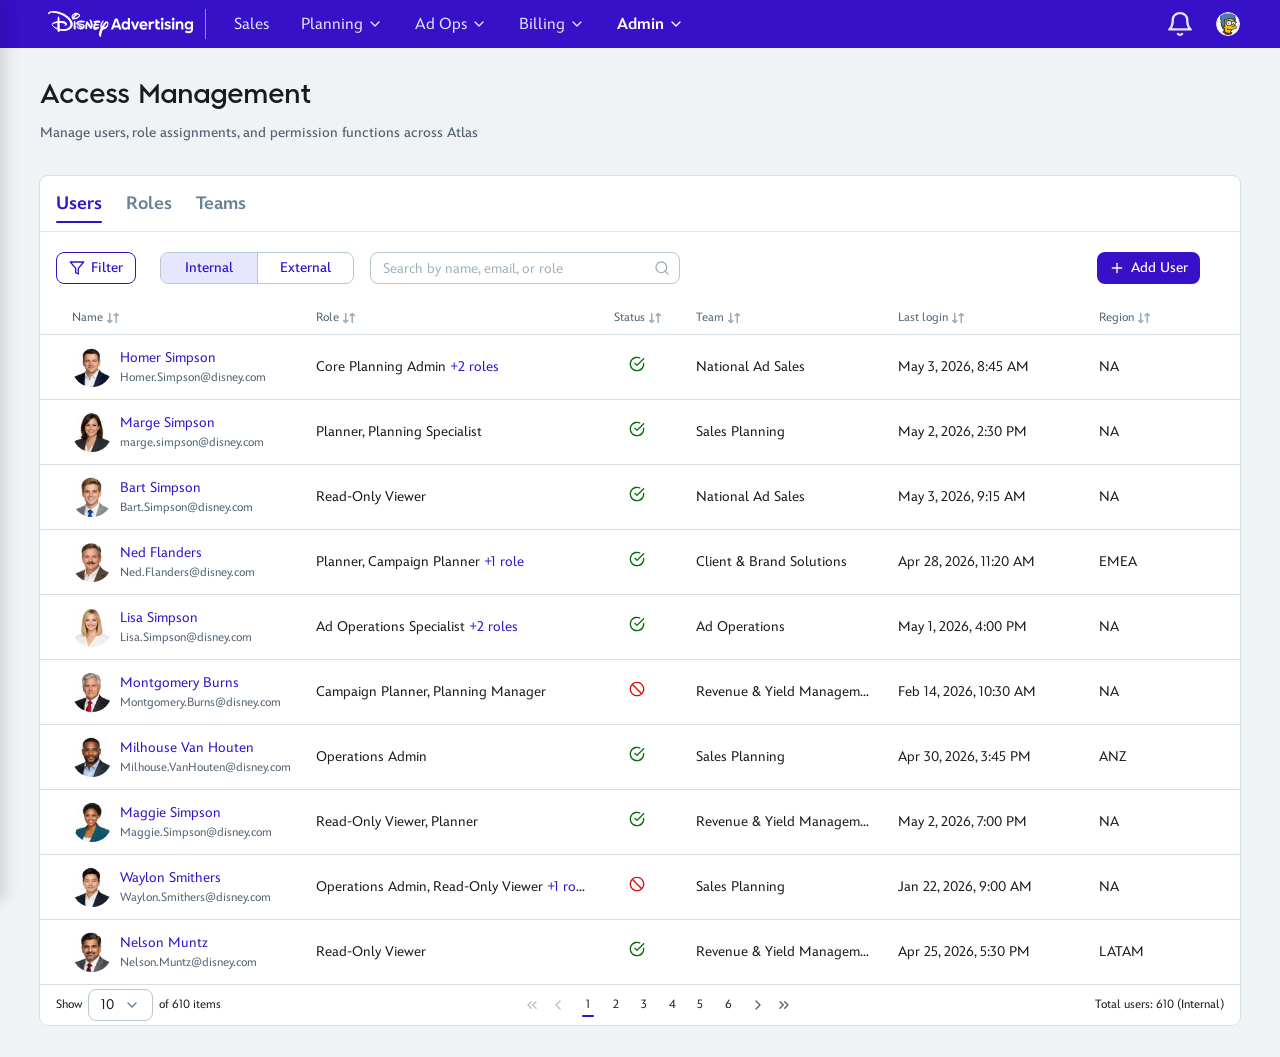
<file: public/v3/index.html>
<!DOCTYPE html>
<html lang="en">
<head>
  <meta charset="UTF-8">
  <meta name="viewport" content="width=device-width, initial-scale=1.0">
  <!-- Cache hygiene for the GitLab Pages deploy: V2 ships changes on most
       pushes, but the HTML itself has no query-string cache-buster (only
       the CSS/JS asset URLs do). Without these meta tags, a browser that
       cached an older HTML keeps loading the OLD asset version stamps and
       never sees the new CSS/JS. `no-cache` forces revalidation each
       visit, so the freshly deployed HTML is fetched and the up-to-date
       `?v=` busters on `styles.css` / `app.js` take effect.

       Scope: V2 only. Theme 1.0 (`public/index.html`) is untouched. -->
  <meta http-equiv="Cache-Control" content="no-cache, must-revalidate">
  <meta http-equiv="Pragma" content="no-cache">
  <title>Atlas — Access Management</title>
  <script>
    (function () {
      try {
        var t = localStorage.getItem("atlas:theme");
        /* Any non-"light" value becomes the data-theme attribute (e.g. "dark",
           "ads-preview"). "light" or missing leaves the attribute off so
           :root (EDL Light) defaults apply. This is an additive broadening of
           the previous dark-only bootstrap; EDL Light and EDL Dark behavior
           are unchanged. */
        if (t && t !== "light") document.documentElement.setAttribute("data-theme", t);
      } catch (e) {}
    })();
  </script>
  <!-- Open Sans — ADS Preview typography only. EDL Light/Dark continue
       to use InspireTWDC / MultiplaneTWDC Display via the :root --ff token.
       The font only becomes active when [data-theme="ads-preview"] remaps
       --ff to the Open Sans stack; under EDL themes this is inert weight in
       the cache and never renders. preconnect hints shave off the TLS round
       trip when a user first switches to ADS Preview. -->
  <link rel="preconnect" href="https://fonts.googleapis.com">
  <link rel="preconnect" href="https://fonts.gstatic.com" crossorigin>
  <link rel="stylesheet" href="https://fonts.googleapis.com/css2?family=Open+Sans:wght@400;500;600;700&display=swap">
  <link rel="stylesheet" href="styles.css?v=20260715r45p1">
</head>
<body>

<!-- ═══ NAV ═══ -->
<nav class="nav">
  <div class="nav-l">
    <div class="nav-mod">
      <div class="nav-logo-group">
        <a href="../slides.html" class="nav-logo-link" aria-label="Open Identity and Access Management executive introduction (slides)">
          <img src="../nav/logo.svg" alt="Disney Advertising" class="nav-logo-img">
        </a>
        <span class="nav-divider"></span>
      </div>
    </div>
  </div>
  <div class="nav-c">
    <a href="#" class="nav-a">Sales</a>
    <a href="#" class="nav-a">Planning <svg class="nav-chev" width="16" height="16" viewBox="0 0 24 24" fill="none" stroke="currentColor" stroke-width="2" stroke-linecap="round" stroke-linejoin="round"><polyline points="6 9 12 15 18 9"/></svg></a>
    <a href="#" class="nav-a">Ad Ops <svg class="nav-chev" width="16" height="16" viewBox="0 0 24 24" fill="none" stroke="currentColor" stroke-width="2" stroke-linecap="round" stroke-linejoin="round"><polyline points="6 9 12 15 18 9"/></svg></a>
    <a href="#" class="nav-a">Billing <svg class="nav-chev" width="16" height="16" viewBox="0 0 24 24" fill="none" stroke="currentColor" stroke-width="2" stroke-linecap="round" stroke-linejoin="round"><polyline points="6 9 12 15 18 9"/></svg></a>
    <a href="#" class="nav-a on">Admin <svg class="nav-chev" width="16" height="16" viewBox="0 0 24 24" fill="none" stroke="currentColor" stroke-width="2" stroke-linecap="round" stroke-linejoin="round"><polyline points="6 9 12 15 18 9"/></svg></a>
  </div>
  <div class="nav-r">
    <!-- Notification button. Two icon glyphs co-exist; CSS shows one per theme:
         • `nav-bell-img` — legacy EDL Light/Dark asset (`nav/bell.svg`). Unchanged
           from the original committed design. Hidden under ADS Preview.
         • `nav-ico-bell` — Ads DS inline SVG, shown only in ADS Preview. -->
    <button class="nav-r-btn" aria-label="Notifications">
      <img class="nav-bell-img" src="../nav/bell.svg" alt="" width="24" height="24">
      <svg class="nav-ico nav-ico-bell" xmlns="http://www.w3.org/2000/svg" width="15" height="17" viewBox="0 0 15 17" fill="none" aria-hidden="true">
        <path d="M14.8272 11.8703C14.3936 11.1234 13.7491 9.01016 13.7491 6.25C13.7491 4.5924 13.0906 3.00269 11.9185 1.83058C10.7464 0.65848 9.1567 0 7.49909 0C5.84149 0 4.25178 0.65848 3.07968 1.83058C1.90757 3.00269 1.24909 4.5924 1.24909 6.25C1.24909 9.01094 0.603782 11.1234 0.170188 11.8703C0.0594621 12.0602 0.000761949 12.2759 7.36794e-06 12.4957C-0.000747213 12.7155 0.0564706 12.9316 0.16589 13.1223C0.27531 13.3129 0.433063 13.4713 0.623239 13.5815C0.813416 13.6917 1.02929 13.7498 1.24909 13.75H4.43738C4.58157 14.4556 4.96505 15.0897 5.52295 15.5451C6.08085 16.0006 6.77892 16.2493 7.49909 16.2493C8.21927 16.2493 8.91734 16.0006 9.47524 15.5451C10.0331 15.0897 10.4166 14.4556 10.5608 13.75H13.7491C13.9688 13.7497 14.1846 13.6915 14.3747 13.5812C14.5647 13.471 14.7224 13.3125 14.8317 13.1219C14.941 12.9313 14.9982 12.7153 14.9974 12.4955C14.9966 12.2758 14.9379 12.0601 14.8272 11.8703ZM7.49909 15C7.11145 14.9999 6.73338 14.8796 6.41691 14.6558C6.10043 14.4319 5.86112 14.1155 5.73191 13.75H9.26628C9.13707 14.1155 8.89776 14.4319 8.58128 14.6558C8.26481 14.8796 7.88674 14.9999 7.49909 15ZM1.24909 12.5C1.85066 11.4656 2.49909 9.06875 2.49909 6.25C2.49909 4.92392 3.02588 3.65215 3.96356 2.71447C4.90124 1.77678 6.17301 1.25 7.49909 1.25C8.82518 1.25 10.0969 1.77678 11.0346 2.71447C11.9723 3.65215 12.4991 4.92392 12.4991 6.25C12.4991 9.06641 13.146 11.4633 13.7491 12.5H1.24909Z" fill="currentColor"/>
      </svg>
    </button>
    <!-- Three-dot "More" button — Ads DS only. Hidden under EDL Light/Dark so
         their original utility cluster (bell + avatar) renders unchanged. -->
    <button class="nav-r-btn nav-r-btn-dots" aria-label="More">
      <svg class="nav-ico nav-ico-dots" xmlns="http://www.w3.org/2000/svg" width="20" height="20" viewBox="0 0 20 20" fill="none" aria-hidden="true">
        <path d="M10.9375 10C10.9375 10.1854 10.8825 10.3667 10.7795 10.5208C10.6765 10.675 10.5301 10.7952 10.3588 10.8661C10.1875 10.9371 9.99896 10.9557 9.8171 10.9195C9.63525 10.8833 9.4682 10.794 9.33709 10.6629C9.20598 10.5318 9.11669 10.3648 9.08051 10.1829C9.04434 10.001 9.06291 9.81254 9.13386 9.64123C9.20482 9.46993 9.32498 9.32351 9.47915 9.2205C9.63332 9.11748 9.81458 9.0625 10 9.0625C10.2486 9.0625 10.4871 9.16127 10.6629 9.33709C10.8387 9.5129 10.9375 9.75136 10.9375 10ZM15.3125 9.0625C15.1271 9.0625 14.9458 9.11748 14.7917 9.2205C14.6375 9.32351 14.5173 9.46993 14.4464 9.64123C14.3754 9.81254 14.3568 10.001 14.393 10.1829C14.4292 10.3648 14.5185 10.5318 14.6496 10.6629C14.7807 10.794 14.9477 10.8833 15.1296 10.9195C15.3115 10.9557 15.5 10.9371 15.6713 10.8661C15.8426 10.7952 15.989 10.675 16.092 10.5208C16.195 10.3667 16.25 10.1854 16.25 10C16.25 9.75136 16.1512 9.5129 15.9754 9.33709C15.7996 9.16127 15.5611 9.0625 15.3125 9.0625ZM4.6875 9.0625C4.50208 9.0625 4.32082 9.11748 4.16665 9.2205C4.01248 9.32351 3.89232 9.46993 3.82136 9.64123C3.75041 9.81254 3.73184 10.001 3.76801 10.1829C3.80419 10.3648 3.89348 10.5318 4.02459 10.6629C4.1557 10.794 4.32275 10.8833 4.5046 10.9195C4.68646 10.9557 4.87496 10.9371 5.04627 10.8661C5.21757 10.7952 5.36399 10.675 5.467 10.5208C5.57002 10.3667 5.625 10.1854 5.625 10C5.625 9.75136 5.52623 9.5129 5.35041 9.33709C5.1746 9.16127 4.93614 9.0625 4.6875 9.0625Z" fill="currentColor"/>
      </svg>
    </button>
    <div class="user-menu" id="userMenu">
      <button class="nav-r-btn" id="userMenuTrigger" aria-label="User menu" aria-haspopup="menu" aria-expanded="false"><img src="../nav/avatar.png" alt="" class="nav-avatar-img"></button>
      <div class="user-menu-pop" id="userMenuPop" role="menu" aria-labelledby="userMenuTrigger">
        <div class="user-menu-hdr">
          <div class="user-menu-name">Simpson, Marge</div>
          <div class="user-menu-email">marge.simpson@disney.com</div>
        </div>
        <div class="user-menu-sep"></div>
        <div class="user-menu-row has-sub" id="userMenuVersion" role="menuitem" tabindex="-1" aria-haspopup="menu" aria-expanded="false">
          <span class="user-menu-label">Version</span>
          <svg class="user-menu-chev" width="16" height="16" viewBox="0 0 24 24" fill="none" stroke="currentColor" stroke-width="2" stroke-linecap="round" stroke-linejoin="round" aria-hidden="true"><polyline points="9 18 15 12 9 6"/></svg>
          <!-- Populated at load time by `renderVersionSubmenu()` in app.js
               from the shared `window.IAM_VERSIONS` list (../version-config.js)
               so every build (v1–v4) always lists every version — this
               static markup is just a no-JS-safe placeholder. -->
          <div class="user-menu-sub" role="menu" aria-label="Version">
            <div class="user-menu-sub-item is-selected" role="menuitemradio" aria-checked="true" data-version="3.0" data-version-href="./" tabindex="-1">3.0</div>
          </div>
        </div>
        <div class="user-menu-row has-sub" id="userMenuTheme" role="menuitem" tabindex="-1" aria-haspopup="menu" aria-expanded="false">
          <span class="user-menu-label">Theme</span>
          <svg class="user-menu-chev" width="16" height="16" viewBox="0 0 24 24" fill="none" stroke="currentColor" stroke-width="2" stroke-linecap="round" stroke-linejoin="round" aria-hidden="true"><polyline points="9 18 15 12 9 6"/></svg>
          <div class="user-menu-sub" role="menu" aria-label="Theme">
            <div class="user-menu-sub-item is-selected" role="menuitemradio" aria-checked="true" data-theme="light" tabindex="-1">EDL Light</div>
            <div class="user-menu-sub-item" role="menuitemradio" aria-checked="false" data-theme="dark" tabindex="-1">EDL Dark</div>
            <div class="user-menu-sub-item" role="menuitemradio" aria-checked="false" data-theme="ads-preview" tabindex="-1">ADS Preview</div>
          </div>
        </div>
        <div class="user-menu-sep"></div>
        <div class="user-menu-row" role="menuitem" tabindex="-1" id="userMenuLogout">
          <span class="user-menu-label">Log Out</span>
        </div>
      </div>
    </div>
  </div>
</nav>

<!-- ═══ PAGE ═══ -->
<main class="page">
  <div class="hdr">
    <h1>Access Management</h1>
    <p>Manage users, role assignments, and permission functions across Atlas</p>
  </div>

  <div class="card">
    <!-- Tabs — Figma 770:17428 / 770:19301 / 770:20032
         Final tab order (2026-06-07 — Tatiana direction, Frances QA):
           1. Users → #usersPanel  (Figma 770:17428)
           2. Roles → #rolesPanel  (Figma 770:19301)
           3. Teams → #teamsPanel  (read-only browse + Edit Team)
         The standalone Functions / Permission Catalog tab was removed
         in this phase — the role/permission matrix lives inside Edit
         Role. Visual treatment is identical across all three
         (inactive = muted, active = brand text + indigo underline). -->
    <div class="tabs-row">
      <nav>
        <button class="tab-btn on">Users</button>
        <button class="tab-btn">Roles</button>
        <button class="tab-btn">Teams</button>
      </nav>
    </div>

    <div id="usersPanel">
    <!-- Toolbar -->
    <div class="tbar">
      <div class="tbar-l">
        <button class="btn-std">
          <svg width="16" height="16" viewBox="0 0 24 24" fill="none" stroke="currentColor" stroke-width="2" stroke-linecap="round" stroke-linejoin="round"><polygon points="22 3 2 3 10 12.46 10 19 14 21 14 12.46 22 3"/></svg>
          Filter
        </button>
        <div class="seg-ctrl" id="userViewToggle" role="group" aria-label="User type">
          <button class="seg-btn on" data-view="internal">Internal</button>
          <button class="seg-btn" data-view="external">External</button>
        </div>
        <div class="search" id="searchWrap">
          <input type="text" id="searchInput" placeholder="Search by name, email, or role" autocomplete="off">
          <svg class="search-ico" id="searchIco" width="16" height="16" viewBox="0 0 24 24" fill="none" stroke="#9EB0BD" stroke-width="2" stroke-linecap="round" stroke-linejoin="round"><circle cx="11" cy="11" r="8"/><line x1="21" y1="21" x2="16.65" y2="16.65"/></svg>
          <button type="button" class="search-clear hidden" id="searchClear" aria-label="Clear search"><svg width="14" height="14" viewBox="0 0 24 24" fill="none" stroke="currentColor" stroke-width="2" stroke-linecap="round" stroke-linejoin="round"><line x1="18" y1="6" x2="6" y2="18"/><line x1="6" y1="6" x2="18" y2="18"/></svg></button>
          <div class="search-dropdown" id="searchDropdown">
            <div id="searchDDContent"></div>
          </div>
        </div>
      </div>
      <button class="btn-ghost">
        <svg width="16" height="16" viewBox="0 0 24 24" fill="none" stroke="currentColor" stroke-width="2" stroke-linecap="round" stroke-linejoin="round"><line x1="12" y1="5" x2="12" y2="19"/><line x1="5" y1="12" x2="19" y2="12"/></svg>
        Add User
      </button>
    </div>

    <!-- Table -->
    <div class="tbl-wrap">
      <table class="tbl" id="usersTable">
        <colgroup id="usersColgroup">
          <col data-u-col="nm">
          <col data-u-col="em">
          <col data-u-col="rl">
          <col data-u-col="st">
          <col data-u-col="tm">
          <col data-u-col="ct">
          <col data-u-col="ll">
          <col data-u-col="rg">
        </colgroup>
        <thead>
          <tr>
            <th class="c-nm" data-sort="name"><div class="th-inner"><span>Name</span><svg class="sort-ico" width="12" height="12" viewBox="0 0 9.25 8.25" fill="none"><path class="sort-dn" d="M2.125 0C2.47 0 2.75.28 2.75.625V6.116l.433-.433a.625.625 0 0 1 .884.884l-1.5 1.5a.625.625 0 0 1-.884 0l-1.5-1.5a.625.625 0 0 1 .884-.884L1.5 6.116V.625C1.5.28 1.78 0 2.125 0Z"/><path class="sort-up" d="M7.125 0c.166 0 .325.066.442.183l1.5 1.5a.625.625 0 0 1-.884.884L7.75 2.134V7.625a.625.625 0 0 1-1.25 0V2.134l-.433.433a.625.625 0 0 1-.884-.884l1.5-1.5A.625.625 0 0 1 7.125 0Z"/></svg></div></th>
            <th class="c-em" data-sort="email"><div class="th-inner"><span>Email</span><svg class="sort-ico" width="12" height="12" viewBox="0 0 9.25 8.25" fill="none"><path class="sort-dn" d="M2.125 0C2.47 0 2.75.28 2.75.625V6.116l.433-.433a.625.625 0 0 1 .884.884l-1.5 1.5a.625.625 0 0 1-.884 0l-1.5-1.5a.625.625 0 0 1 .884-.884L1.5 6.116V.625C1.5.28 1.78 0 2.125 0Z"/><path class="sort-up" d="M7.125 0c.166 0 .325.066.442.183l1.5 1.5a.625.625 0 0 1-.884.884L7.75 2.134V7.625a.625.625 0 0 1-1.25 0V2.134l-.433.433a.625.625 0 0 1-.884-.884l1.5-1.5A.625.625 0 0 1 7.125 0Z"/></svg></div></th>
            <th class="c-rl" data-sort="role"><div class="th-inner"><span>Role</span><svg class="sort-ico" width="12" height="12" viewBox="0 0 9.25 8.25" fill="none"><path class="sort-dn" d="M2.125 0C2.47 0 2.75.28 2.75.625V6.116l.433-.433a.625.625 0 0 1 .884.884l-1.5 1.5a.625.625 0 0 1-.884 0l-1.5-1.5a.625.625 0 0 1 .884-.884L1.5 6.116V.625C1.5.28 1.78 0 2.125 0Z"/><path class="sort-up" d="M7.125 0c.166 0 .325.066.442.183l1.5 1.5a.625.625 0 0 1-.884.884L7.75 2.134V7.625a.625.625 0 0 1-1.25 0V2.134l-.433.433a.625.625 0 0 1-.884-.884l1.5-1.5A.625.625 0 0 1 7.125 0Z"/></svg></div></th>
            <th class="c-st" data-sort="status"><div class="th-inner"><span>Status</span><svg class="sort-ico" width="12" height="12" viewBox="0 0 9.25 8.25" fill="none"><path class="sort-dn" d="M2.125 0C2.47 0 2.75.28 2.75.625V6.116l.433-.433a.625.625 0 0 1 .884.884l-1.5 1.5a.625.625 0 0 1-.884 0l-1.5-1.5a.625.625 0 0 1 .884-.884L1.5 6.116V.625C1.5.28 1.78 0 2.125 0Z"/><path class="sort-up" d="M7.125 0c.166 0 .325.066.442.183l1.5 1.5a.625.625 0 0 1-.884.884L7.75 2.134V7.625a.625.625 0 0 1-1.25 0V2.134l-.433.433a.625.625 0 0 1-.884-.884l1.5-1.5A.625.625 0 0 1 7.125 0Z"/></svg></div></th>
            <th class="c-tm" data-sort="team"><div class="th-inner"><span>Team</span><svg class="sort-ico" width="12" height="12" viewBox="0 0 9.25 8.25" fill="none"><path class="sort-dn" d="M2.125 0C2.47 0 2.75.28 2.75.625V6.116l.433-.433a.625.625 0 0 1 .884.884l-1.5 1.5a.625.625 0 0 1-.884 0l-1.5-1.5a.625.625 0 0 1 .884-.884L1.5 6.116V.625C1.5.28 1.78 0 2.125 0Z"/><path class="sort-up" d="M7.125 0c.166 0 .325.066.442.183l1.5 1.5a.625.625 0 0 1-.884.884L7.75 2.134V7.625a.625.625 0 0 1-1.25 0V2.134l-.433.433a.625.625 0 0 1-.884-.884l1.5-1.5A.625.625 0 0 1 7.125 0Z"/></svg></div></th>
            <th class="c-ct" data-sort="title"><div class="th-inner"><span>Company Title/ Role</span><svg class="sort-ico" width="12" height="12" viewBox="0 0 9.25 8.25" fill="none"><path class="sort-dn" d="M2.125 0C2.47 0 2.75.28 2.75.625V6.116l.433-.433a.625.625 0 0 1 .884.884l-1.5 1.5a.625.625 0 0 1-.884 0l-1.5-1.5a.625.625 0 0 1 .884-.884L1.5 6.116V.625C1.5.28 1.78 0 2.125 0Z"/><path class="sort-up" d="M7.125 0c.166 0 .325.066.442.183l1.5 1.5a.625.625 0 0 1-.884.884L7.75 2.134V7.625a.625.625 0 0 1-1.25 0V2.134l-.433.433a.625.625 0 0 1-.884-.884l1.5-1.5A.625.625 0 0 1 7.125 0Z"/></svg></div></th>
            <th class="c-ll" data-sort="lastLogin"><div class="th-inner"><span>Last login</span><svg class="sort-ico" width="12" height="12" viewBox="0 0 9.25 8.25" fill="none"><path class="sort-dn" d="M2.125 0C2.47 0 2.75.28 2.75.625V6.116l.433-.433a.625.625 0 0 1 .884.884l-1.5 1.5a.625.625 0 0 1-.884 0l-1.5-1.5a.625.625 0 0 1 .884-.884L1.5 6.116V.625C1.5.28 1.78 0 2.125 0Z"/><path class="sort-up" d="M7.125 0c.166 0 .325.066.442.183l1.5 1.5a.625.625 0 0 1-.884.884L7.75 2.134V7.625a.625.625 0 0 1-1.25 0V2.134l-.433.433a.625.625 0 0 1-.884-.884l1.5-1.5A.625.625 0 0 1 7.125 0Z"/></svg></div></th>
            <th class="c-rg" data-sort="region"><div class="th-inner"><span>Region</span><svg class="sort-ico" width="12" height="12" viewBox="0 0 9.25 8.25" fill="none"><path class="sort-dn" d="M2.125 0C2.47 0 2.75.28 2.75.625V6.116l.433-.433a.625.625 0 0 1 .884.884l-1.5 1.5a.625.625 0 0 1-.884 0l-1.5-1.5a.625.625 0 0 1 .884-.884L1.5 6.116V.625C1.5.28 1.78 0 2.125 0Z"/><path class="sort-up" d="M7.125 0c.166 0 .325.066.442.183l1.5 1.5a.625.625 0 0 1-.884.884L7.75 2.134V7.625a.625.625 0 0 1-1.25 0V2.134l-.433.433a.625.625 0 0 1-.884-.884l1.5-1.5A.625.625 0 0 1 7.125 0Z"/></svg></div></th>
          </tr>
        </thead>
        <tbody id="tbody"></tbody>
      </table>
    </div>

    <!-- Pagination -->
    <div class="pgn">
        <div class="pgn-show">
        <span class="pgn-lbl">Show</span>
        <div class="pgn-sel-wrap">
          <div class="cr-dd pgn-dd" id="usersPageSizeDD">
            <button type="button" class="cr-dd-trigger" id="usersPageSizeTrigger" aria-haspopup="listbox" aria-expanded="false" aria-controls="usersPageSizeMenu">
              <span class="cr-dd-value" id="usersPageSizeValue">10</span>
              <svg class="cr-dd-chev" width="16" height="16" viewBox="0 0 16 16" fill="none" aria-hidden="true"><path d="M4 6l4 4 4-4" stroke="currentColor" stroke-width="1.5" stroke-linecap="round" stroke-linejoin="round"/></svg>
            </button>
            <div class="cr-dd-menu" id="usersPageSizeMenu" role="listbox" aria-label="Rows per page"></div>
          </div>
        </div>
        <span class="pgn-lbl">of 610 items</span>
      </div>
      <div class="pgn-pages">
        <button class="pg-nav off" aria-label="First"><svg width="16" height="16" viewBox="0 0 24 24" fill="none" stroke="currentColor" stroke-width="2" stroke-linecap="round" stroke-linejoin="round"><polyline points="11 17 6 12 11 7"/><polyline points="18 17 13 12 18 7"/></svg></button>
        <button class="pg-nav off" aria-label="Prev"><svg width="16" height="16" viewBox="0 0 24 24" fill="none" stroke="currentColor" stroke-width="2" stroke-linecap="round" stroke-linejoin="round"><polyline points="15 18 9 12 15 6"/></svg></button>
        <div class="pg-nums">
          <button class="pg-n on">1</button>
          <button class="pg-n">2</button>
          <button class="pg-n">3</button>
          <span class="pg-dots">…</span>
          <button class="pg-n">10</button>
        </div>
        <button class="pg-nav" aria-label="Next"><svg width="16" height="16" viewBox="0 0 24 24" fill="none" stroke="currentColor" stroke-width="2" stroke-linecap="round" stroke-linejoin="round"><polyline points="9 18 15 12 9 6"/></svg></button>
        <button class="pg-nav" aria-label="Last"><svg width="16" height="16" viewBox="0 0 24 24" fill="none" stroke="currentColor" stroke-width="2" stroke-linecap="round" stroke-linejoin="round"><polyline points="13 17 18 12 13 7"/><polyline points="6 17 11 12 6 7"/></svg></button>
      </div>
      <div class="pgn-jump">
        <span class="pgn-lbl" id="usersTotalLabel">Total users: 610</span>
      </div>
    </div>
    </div>

    <div id="rolesPanel" style="display:none">
      <div class="tbar">
        <div class="tbar-l">
          <button class="btn-std" id="rpFilterBtn">
            <svg width="16" height="16" viewBox="0 0 24 24" fill="none" stroke="currentColor" stroke-width="2" stroke-linecap="round" stroke-linejoin="round"><polygon points="22 3 2 3 10 12.46 10 19 14 21 14 12.46 22 3"/></svg>
            Filter
          </button>
          <div class="search" id="rpSearchWrap">
            <input type="text" id="rpSearchInput" placeholder="Search by role name or description" autocomplete="off">
            <svg class="search-ico" id="rpSearchIco" width="16" height="16" viewBox="0 0 24 24" fill="none" stroke="#9EB0BD" stroke-width="2" stroke-linecap="round" stroke-linejoin="round"><circle cx="11" cy="11" r="8"/><line x1="21" y1="21" x2="16.65" y2="16.65"/></svg>
            <button type="button" class="search-clear hidden" id="rpSearchClear" aria-label="Clear search"><svg width="14" height="14" viewBox="0 0 24 24" fill="none" stroke="currentColor" stroke-width="2" stroke-linecap="round" stroke-linejoin="round"><line x1="18" y1="6" x2="6" y2="18"/><line x1="6" y1="6" x2="18" y2="18"/></svg></button>
          </div>
        </div>
        <button class="btn-ghost">
          <svg width="16" height="16" viewBox="0 0 24 24" fill="none" stroke="currentColor" stroke-width="2" stroke-linecap="round" stroke-linejoin="round"><line x1="12" y1="5" x2="12" y2="19"/><line x1="5" y1="12" x2="19" y2="12"/></svg>
          Create Role
        </button>
      </div>

      <div class="tbl-wrap">
        <table class="tbl rp-tbl" id="rpTable">
          <!-- Roles table colgroup. No leading select column — this page
               does not support bulk selection or bulk actions, so the
               checkbox column was removed (Frances QA, 2026-05-29).
               Role column now anchors the left edge per EDL pattern. -->
          <colgroup id="rpColgroup">
            <col data-rp-col="role">
            <col data-rp-col="func">
            <col data-rp-col="by">
            <col data-rp-col="date">
          </colgroup>
          <thead>
            <tr>
              <th class="rp-role" data-rp-sort="role"><div class="th-inner"><span>Role</span><svg class="sort-ico" width="12" height="12" viewBox="0 0 9.25 8.25" fill="none"><path class="sort-dn" d="M2.125 0C2.47 0 2.75.28 2.75.625V6.116l.433-.433a.625.625 0 0 1 .884.884l-1.5 1.5a.625.625 0 0 1-.884 0l-1.5-1.5a.625.625 0 0 1 .884-.884L1.5 6.116V.625C1.5.28 1.78 0 2.125 0Z"/><path class="sort-up" d="M7.125 0c.166 0 .325.066.442.183l1.5 1.5a.625.625 0 0 1-.884.884L7.75 2.134V7.625a.625.625 0 0 1-1.25 0V2.134l-.433.433a.625.625 0 0 1-.884-.884l1.5-1.5A.625.625 0 0 1 7.125 0Z"/></svg></div></th>
              <th class="rp-func" data-rp-sort="functions"><div class="th-inner"><span>Functions</span><svg class="sort-ico" width="12" height="12" viewBox="0 0 9.25 8.25" fill="none"><path class="sort-dn" d="M2.125 0C2.47 0 2.75.28 2.75.625V6.116l.433-.433a.625.625 0 0 1 .884.884l-1.5 1.5a.625.625 0 0 1-.884 0l-1.5-1.5a.625.625 0 0 1 .884-.884L1.5 6.116V.625C1.5.28 1.78 0 2.125 0Z"/><path class="sort-up" d="M7.125 0c.166 0 .325.066.442.183l1.5 1.5a.625.625 0 0 1-.884.884L7.75 2.134V7.625a.625.625 0 0 1-1.25 0V2.134l-.433.433a.625.625 0 0 1-.884-.884l1.5-1.5A.625.625 0 0 1 7.125 0Z"/></svg></div></th>
              <th class="rp-by" data-rp-sort="createdBy"><div class="th-inner"><span>Created By</span><svg class="sort-ico" width="12" height="12" viewBox="0 0 9.25 8.25" fill="none"><path class="sort-dn" d="M2.125 0C2.47 0 2.75.28 2.75.625V6.116l.433-.433a.625.625 0 0 1 .884.884l-1.5 1.5a.625.625 0 0 1-.884 0l-1.5-1.5a.625.625 0 0 1 .884-.884L1.5 6.116V.625C1.5.28 1.78 0 2.125 0Z"/><path class="sort-up" d="M7.125 0c.166 0 .325.066.442.183l1.5 1.5a.625.625 0 0 1-.884.884L7.75 2.134V7.625a.625.625 0 0 1-1.25 0V2.134l-.433.433a.625.625 0 0 1-.884-.884l1.5-1.5A.625.625 0 0 1 7.125 0Z"/></svg></div></th>
              <th class="rp-date" data-rp-sort="createDate"><div class="th-inner"><span>Create Date</span><svg class="sort-ico" width="12" height="12" viewBox="0 0 9.25 8.25" fill="none"><path class="sort-dn" d="M2.125 0C2.47 0 2.75.28 2.75.625V6.116l.433-.433a.625.625 0 0 1 .884.884l-1.5 1.5a.625.625 0 0 1-.884 0l-1.5-1.5a.625.625 0 0 1 .884-.884L1.5 6.116V.625C1.5.28 1.78 0 2.125 0Z"/><path class="sort-up" d="M7.125 0c.166 0 .325.066.442.183l1.5 1.5a.625.625 0 0 1-.884.884L7.75 2.134V7.625a.625.625 0 0 1-1.25 0V2.134l-.433.433a.625.625 0 0 1-.884-.884l1.5-1.5A.625.625 0 0 1 7.125 0Z"/></svg></div></th>
            </tr>
          </thead>
          <tbody id="rpTbody"></tbody>
        </table>
      </div>

      <div class="pgn" id="rpPgn">
        <div class="pgn-show">
          <span class="pgn-lbl">Show</span>
          <div class="pgn-sel-wrap">
            <div class="cr-dd pgn-dd" id="rpPageSizeDD">
              <button type="button" class="cr-dd-trigger" id="rpPageSizeTrigger" aria-haspopup="listbox" aria-expanded="false" aria-controls="rpPageSizeMenu">
                <span class="cr-dd-value" id="rpPageSizeValue">10</span>
                <svg class="cr-dd-chev" width="16" height="16" viewBox="0 0 16 16" fill="none" aria-hidden="true"><path d="M4 6l4 4 4-4" stroke="currentColor" stroke-width="1.5" stroke-linecap="round" stroke-linejoin="round"/></svg>
              </button>
              <div class="cr-dd-menu" id="rpPageSizeMenu" role="listbox" aria-label="Rows per page"></div>
            </div>
          </div>
          <span class="pgn-lbl" id="rpItemCount">of 11 items</span>
        </div>
        <div class="pgn-pages" id="rpPgnPages">
          <button class="pg-nav off" data-rp-nav="first" aria-label="First"><svg width="16" height="16" viewBox="0 0 24 24" fill="none" stroke="currentColor" stroke-width="2" stroke-linecap="round" stroke-linejoin="round"><polyline points="11 17 6 12 11 7"/><polyline points="18 17 13 12 18 7"/></svg></button>
          <button class="pg-nav off" data-rp-nav="prev" aria-label="Prev"><svg width="16" height="16" viewBox="0 0 24 24" fill="none" stroke="currentColor" stroke-width="2" stroke-linecap="round" stroke-linejoin="round"><polyline points="15 18 9 12 15 6"/></svg></button>
          <div class="pg-nums" id="rpPgNums"></div>
          <button class="pg-nav" data-rp-nav="next" aria-label="Next"><svg width="16" height="16" viewBox="0 0 24 24" fill="none" stroke="currentColor" stroke-width="2" stroke-linecap="round" stroke-linejoin="round"><polyline points="9 18 15 12 9 6"/></svg></button>
          <button class="pg-nav" data-rp-nav="last" aria-label="Last"><svg width="16" height="16" viewBox="0 0 24 24" fill="none" stroke="currentColor" stroke-width="2" stroke-linecap="round" stroke-linejoin="round"><polyline points="13 17 18 12 13 7"/><polyline points="6 17 11 12 6 7"/></svg></button>
        </div>
        <div class="pgn-jump">
          <span class="pgn-lbl" id="rpTotalLabel">Total roles: 11</span>
        </div>
      </div>
    </div>

    <!-- Standalone Permissions / Functions Catalog tab REMOVED 2026-06-07
         per Tatiana direction (Frances QA): the read-only catalog is
         not needed in this phase. Permission/role-matrix logic remains
         intact inside Edit Role. The standalone panel, its filter
         drawer, and all `pm-`-prefixed table state were removed from
         markup, JS state, render functions, search/filter wiring, and
         pagination. Edit Role's `cr-`-namespaced permission UI is
         unchanged. The PM-token → CR-app-key model layer
         (`PM_TOKEN_TO_CR_APP`, `pmGroupsForAppToken`,
         `derivePMResourcesForApp`) is shared infrastructure and is
         intentionally KEPT — it's named `pm-` for "permission model"
         but it is not the standalone tab and Edit Role's Access Level
         bundle derivation depends on it. -->

    <!-- ═══ TEAMS PANEL ═══
         Sub-view of Access Management. Read-only browse of team groups;
         clicking a team name opens #editTeamPage. The list intentionally
         does NOT support: bulk actions, row checkboxes, sorting, or an
         "+ Add Team" button — full team creation is out of scope for
         this version (per Frances brief, Tatiana direction). The toolbar
         carries only a "Search teams…" input. The table re-uses the
         shared `.tbl` EDL styles; columns: Team / Description / Members
         / Created. -->
    <div id="teamsPanel" style="display:none">
      <!-- Inner page title/subtitle removed 2026-05-29 (Frances QA
           round 4): the tab label "Teams" already names this sub-view,
           and the other tabs do not carry an internal title block.
           The toolbar now sits flush under the tabs row, matching the
           Users/Roles tabs. -->

      <div class="tbar">
        <div class="tbar-l">
          <div class="search" id="tmSearchWrap">
            <input type="text" id="tmSearchInput" placeholder="Search teams…" autocomplete="off">
            <svg class="search-ico" id="tmSearchIco" width="16" height="16" viewBox="0 0 24 24" fill="none" stroke="#9EB0BD" stroke-width="2" stroke-linecap="round" stroke-linejoin="round"><circle cx="11" cy="11" r="8"/><line x1="21" y1="21" x2="16.65" y2="16.65"/></svg>
            <button type="button" class="search-clear hidden" id="tmSearchClear" aria-label="Clear search"><svg width="14" height="14" viewBox="0 0 24 24" fill="none" stroke="currentColor" stroke-width="2" stroke-linecap="round" stroke-linejoin="round"><line x1="18" y1="6" x2="6" y2="18"/><line x1="6" y1="6" x2="18" y2="18"/></svg></button>
          </div>
        </div>
        <!-- No top-right actions. "+ Add Team" was intentionally NOT
             added (Tatiana direction): this version's purpose is to
             view/edit existing team definitions, not to build a full
             team-creation flow. -->
      </div>

      <div class="tbl-wrap">
        <table class="tbl tm-tbl" id="tmTable">
          <colgroup id="tmColgroup">
            <col data-tm-col="name">
            <col data-tm-col="desc">
            <col data-tm-col="mem">
            <col data-tm-col="created">
          </colgroup>
          <thead>
            <tr>
              <th class="tm-th-name"><div class="th-inner"><span>Team</span></div></th>
              <th class="tm-th-desc"><div class="th-inner"><span>Description</span></div></th>
              <th class="tm-th-mem"><div class="th-inner"><span>Members</span></div></th>
              <th class="tm-th-created"><div class="th-inner"><span>Created</span></div></th>
            </tr>
          </thead>
          <tbody id="tmTbody"></tbody>
        </table>
      </div>

      <!-- Footer pagination — mirrors #rpPgn structure exactly so the
           Teams tab uses the same EDL footer system as Roles (Frances
           QA 2026-05-31). Read-only browse with one page today, but
           the page-size dropdown + page nav + total label render so
           the surface reads as a consistent product component. -->
      <div class="pgn" id="tmPgn">
        <div class="pgn-show">
          <span class="pgn-lbl">Show</span>
          <div class="pgn-sel-wrap">
            <div class="cr-dd pgn-dd" id="tmPageSizeDD">
              <button type="button" class="cr-dd-trigger" id="tmPageSizeTrigger" aria-haspopup="listbox" aria-expanded="false" aria-controls="tmPageSizeMenu">
                <span class="cr-dd-value" id="tmPageSizeValue">10</span>
                <svg class="cr-dd-chev" width="16" height="16" viewBox="0 0 16 16" fill="none" aria-hidden="true"><path d="M4 6l4 4 4-4" stroke="currentColor" stroke-width="1.5" stroke-linecap="round" stroke-linejoin="round"/></svg>
              </button>
              <div class="cr-dd-menu" id="tmPageSizeMenu" role="listbox" aria-label="Rows per page"></div>
            </div>
          </div>
          <span class="pgn-lbl" id="tmItemCount">of 0 items</span>
        </div>
        <div class="pgn-pages" id="tmPgnPages">
          <button class="pg-nav off" data-tm-nav="first" aria-label="First"><svg width="16" height="16" viewBox="0 0 24 24" fill="none" stroke="currentColor" stroke-width="2" stroke-linecap="round" stroke-linejoin="round"><polyline points="11 17 6 12 11 7"/><polyline points="18 17 13 12 18 7"/></svg></button>
          <button class="pg-nav off" data-tm-nav="prev" aria-label="Prev"><svg width="16" height="16" viewBox="0 0 24 24" fill="none" stroke="currentColor" stroke-width="2" stroke-linecap="round" stroke-linejoin="round"><polyline points="15 18 9 12 15 6"/></svg></button>
          <div class="pg-nums" id="tmPgNums"></div>
          <button class="pg-nav" data-tm-nav="next" aria-label="Next"><svg width="16" height="16" viewBox="0 0 24 24" fill="none" stroke="currentColor" stroke-width="2" stroke-linecap="round" stroke-linejoin="round"><polyline points="9 18 15 12 9 6"/></svg></button>
          <button class="pg-nav" data-tm-nav="last" aria-label="Last"><svg width="16" height="16" viewBox="0 0 24 24" fill="none" stroke="currentColor" stroke-width="2" stroke-linecap="round" stroke-linejoin="round"><polyline points="13 17 18 12 13 7"/><polyline points="6 17 11 12 6 7"/></svg></button>
        </div>
        <div class="pgn-jump">
          <span class="pgn-lbl" id="tmTotalLabel">Total teams: 0</span>
        </div>
      </div>
    </div>
  </div>
</main>

<!-- ═══ ADD USERS PAGE ═══ -->
<div id="addUsersPage" class="au-page" style="display:none">
  <div class="au-shell">
    <button class="au-back" id="auBack">
      <svg width="16" height="16" viewBox="0 0 24 24" fill="none" stroke="currentColor" stroke-width="2" stroke-linecap="round" stroke-linejoin="round" aria-hidden="true"><polyline points="15 18 9 12 15 6"/></svg>
      <span class="au-back-label" id="auBackLabel">Back to users</span>
    </button>

    <div class="au-header">
      <div class="au-header-left">
        <h1 class="au-title" id="auPageTitle">Add user</h1>
        <p class="au-subtitle" id="auPageSubtitle">Capture user details and assign access for Atlas</p>
      </div>
      <div class="au-header-actions">
        <button type="button" class="au-remove-user-link" id="auRemoveUser" hidden>Remove User</button>
        <button class="btn-std" id="auCancel">Cancel</button>
        <button class="au-btn-save" id="auSave">Add User</button>
      </div>
    </div>

    <section class="au-card cr-card" id="auBasicCard" aria-labelledby="auBasicTitle">
      <div class="cr-section-header" data-au-toggle="basic" role="button" tabindex="0" aria-expanded="true">
        <svg class="cr-section-chev" width="16" height="16" viewBox="0 0 24 24" fill="none" stroke="currentColor" stroke-width="2" stroke-linecap="round" stroke-linejoin="round" aria-hidden="true"><polyline points="6 9 12 15 18 9"/></svg>
        <span class="cr-section-title" id="auBasicTitle">Basic Information</span>
        <span class="cr-section-summary" id="auBasicSummary" aria-hidden="true"></span>
      </div>

      <div class="au-section-body">
      <!-- ═ Edit-mode identity row (V3 only) ═
           Round 45 (2026-07-15): the identity row participates as a
           Basic Information FIELD in col 1 row 1. Round 45.1
           (2026-07-15) — Tatiana: the "Name" label was removed
           entirely; the identity block (compact 40px avatar + 14/400
           name + email + active-status icon) now bottom-aligns with
           the input bottoms of Preferred name and Region in the same
           row, reclaiming the vertical space the label previously
           occupied. Populated by `populateAuIdentityBlock` in
           app.js. Add-mode keeps the previous 3-column `.au-grid`
           untouched. -->
      <div class="au-edit-row au-edit-only au-field au-field-identity" id="auEditRow" hidden>
        <div class="au-id-block" id="auIdBlock">
          <div class="au-id-avatar" id="auIdAvatar" aria-hidden="true">
            <!-- Neutral placeholder per Figma node 847:16174 (the exact
                 EDL avatar placeholder asset: white circle, indigo
                 outline, indigo silhouette of head + shoulders).
                 Inline SVG renders crisply at any DPI. JS swaps this
                 for a photo when an internal user record carries
                 `usePhotoInEdit: true` AND a high-resolution avatar. -->
            <svg class="au-id-avatar-svg" xmlns="http://www.w3.org/2000/svg" width="72" height="72" viewBox="0 0 72 72" fill="none" aria-hidden="true">
              <path d="M72 36C72 55.8823 55.8823 72 36 72C16.1177 72 0 55.8823 0 36C0 16.1177 16.1177 0 36 0C55.8823 0 72 16.1177 72 36Z" fill="white"/>
              <path fill-rule="evenodd" clip-rule="evenodd" d="M36 69.1579C54.3126 69.1579 69.1579 54.3126 69.1579 36C69.1579 17.6874 54.3126 2.84211 36 2.84211C17.6874 2.84211 2.84211 17.6874 2.84211 36C2.84211 54.3126 17.6874 69.1579 36 69.1579ZM36 72C55.8823 72 72 55.8823 72 36C72 16.1177 55.8823 0 36 0C16.1177 0 0 16.1177 0 36C0 55.8823 16.1177 72 36 72Z" fill="#5458C9"/>
              <path d="M48.3159 27.0003C48.3159 34.0637 42.8019 39.7898 36.0001 39.7898C29.1983 39.7898 23.6843 34.0637 23.6843 27.0003C23.6843 19.9369 29.1983 14.2108 36.0001 14.2108C42.8019 14.2108 48.3159 19.9369 48.3159 27.0003Z" fill="white"/>
              <path fill-rule="evenodd" clip-rule="evenodd" d="M36.0001 36.9477C41.1321 36.9477 45.4738 32.5961 45.4738 27.0003C45.4738 21.4045 41.1321 17.0529 36.0001 17.0529C30.8681 17.0529 26.5264 21.4045 26.5264 27.0003C26.5264 32.5961 30.8681 36.9477 36.0001 36.9477ZM36.0001 39.7898C42.8019 39.7898 48.3159 34.0637 48.3159 27.0003C48.3159 19.9369 42.8019 14.2108 36.0001 14.2108C29.1983 14.2108 23.6843 19.9369 23.6843 27.0003Z" fill="#5458C9"/>
              <path fill-rule="evenodd" clip-rule="evenodd" d="M9.58008 60.4541C11.0036 50.5618 22.2891 42.8569 36.0001 42.8569C49.711 42.8569 60.9965 50.5617 62.4201 60.454C55.8443 67.555 46.4413 72.0001 36 72.0001C25.5588 72.0001 16.1558 67.5551 9.58008 60.4541Z" fill="white"/>
              <path fill-rule="evenodd" clip-rule="evenodd" d="M12.6586 59.5505C18.6534 65.4928 26.8968 69.158 36 69.158C45.1033 69.158 53.3467 65.4928 59.3416 59.5505C57.4032 52.1526 48.2393 45.699 36.0001 45.699C23.7608 45.699 14.5969 52.1526 12.6586 59.5505ZM62.4201 60.454C60.9965 50.5617 49.711 42.8569 36.0001 42.8569C22.2891 42.8569 11.0036 50.5618 9.58008 60.4541C16.1558 67.5551 25.5588 72.0001 36 72.0001C46.4413 72.0001 55.8443 67.555 62.4201 60.454Z" fill="#5458C9"/>
            </svg>
          </div>
          <!-- Name + email are populated by `populateAuIdentityBlock`
               with the SELECTED user's record. Empty initial values
               prevent a flash of the previous-session user when the
               page is re-shown before the data swap runs. -->
          <div class="au-id-meta">
            <div class="au-id-name" id="auIdName"></div>
            <div class="au-id-email-row">
              <span class="au-id-email" id="auIdEmail"></span>
              <!-- Read-only status icon. Active = filled green check
                   (Figma 847:16185 — EDL Green 70 #056C07). Inactive
                   = neutral gray dot. Replaces the Add-mode Active /
                   Inactive segmented control.
                   Wired into the shared EDL tooltip system via
                   `.status-icon-wrap` + `data-status-tooltip` — same
                   hover/focus behavior used by the Users table status
                   icon. JS keeps `aria-label` and `data-status-tooltip`
                   in sync per selected user (Active vs Inactive). -->
              <span class="au-id-status status-icon-wrap" id="auIdStatus" role="img" aria-label="Active" data-status-tooltip="Active" tabindex="0">
                <svg width="16" height="16" viewBox="0 0 24 24" fill="none" stroke="#056C07" stroke-width="2" stroke-linecap="round" stroke-linejoin="round" aria-hidden="true"><circle cx="12" cy="12" r="10"/><polyline points="9 12 11.5 14.5 16 9.5"/></svg>
              </span>
            </div>
          </div>
        </div>
      </div>

      <div class="au-grid">
        <div class="au-field au-field-edit-only">
          <label class="au-label" for="auFullName">Name</label>
          <input class="au-input au-input-readonly" id="auFullName" type="text" value="" readonly aria-readonly="true" tabindex="-1">
        </div>
        <div class="au-field au-field-first">
          <label class="au-label" for="auFirstName">First name<span class="au-req">*</span></label>
          <input class="au-input" id="auFirstName" type="text" placeholder="Enter first name" autocomplete="off">
        </div>
        <div class="au-field au-field-last">
          <label class="au-label" for="auLastName">Last name<span class="au-req">*</span></label>
          <input class="au-input" id="auLastName" type="text" placeholder="Enter last name" autocomplete="off">
        </div>
        <div class="au-field au-field-preferred">
          <label class="au-label" for="auPreferredName">Preferred name
            <svg class="au-info" width="14" height="14" viewBox="0 0 24 24" fill="none" stroke="currentColor" stroke-width="2" stroke-linecap="round" stroke-linejoin="round" aria-hidden="true"><circle cx="12" cy="12" r="10"/><line x1="12" y1="16" x2="12" y2="12"/><line x1="12" y1="8" x2="12.01" y2="8"/></svg>
          </label>
          <input class="au-input" id="auPreferredName" type="text" placeholder="Enter preferred name" autocomplete="off">
        </div>

        <div class="au-field au-field-email">
          <label class="au-label" for="auEmail">Email<span class="au-req">*</span>
            <svg class="au-info" width="14" height="14" viewBox="0 0 24 24" fill="none" stroke="currentColor" stroke-width="2" stroke-linecap="round" stroke-linejoin="round" aria-hidden="true"><circle cx="12" cy="12" r="10"/><line x1="12" y1="16" x2="12" y2="12"/><line x1="12" y1="8" x2="12.01" y2="8"/></svg>
          </label>
          <input class="au-input" id="auEmail" type="email" placeholder="example@disney.com" autocomplete="off">
        </div>
        <div class="au-field au-field-region">
          <label class="au-label" for="auRegionCombo-ctl">Region<span class="au-req">*</span>
            <svg class="au-info" width="14" height="14" viewBox="0 0 24 24" fill="none" stroke="currentColor" stroke-width="2" stroke-linecap="round" stroke-linejoin="round" aria-hidden="true"><circle cx="12" cy="12" r="10"/><line x1="12" y1="16" x2="12" y2="12"/><line x1="12" y1="8" x2="12.01" y2="8"/></svg>
          </label>
          <input type="hidden" id="auRegion" value="NA">
          <div class="edl-combo au-field-dd" id="auRegionCombo" aria-label="Region"></div>
        </div>
        <div class="au-field au-field-timezone">
          <label class="au-label" for="auTimezoneCombo-ctl">Timezone<span class="au-req">*</span>
            <svg class="au-info" width="14" height="14" viewBox="0 0 24 24" fill="none" stroke="currentColor" stroke-width="2" stroke-linecap="round" stroke-linejoin="round" aria-hidden="true"><circle cx="12" cy="12" r="10"/><line x1="12" y1="16" x2="12" y2="12"/><line x1="12" y1="8" x2="12.01" y2="8"/></svg>
          </label>
          <input type="hidden" id="auTimezone" value="America/New_York">
          <div class="edl-combo au-field-dd" id="auTimezoneCombo" aria-label="Timezone"></div>
        </div>

        <div class="au-field au-field-team">
          <!-- Round 28 (2026-06-09 — Add User external-user field swap).
               When the Add User page opens for the External Users view
               (`userView === 'external'`), JS swaps this slot to show
               the Company name text input below instead of the Team
               EDL combo. Internal Add User keeps the combo. Edit User
               retains the read-only Company line for external users
               (Round 13 cleanup pass) via the same DOM slot. The
               label, input visibility, and required-asterisk are all
               managed by `applyAuBasicInfoCompanyOrTeam()` in app.js
               so this DOM block stays a single grid cell — no layout
               changes. -->
          <label class="au-label" for="auTeamCombo-ctl">Team</label>
          <input type="hidden" id="auTeam" value="">
          <div class="edl-combo au-field-dd" id="auTeamCombo" aria-label="Team"></div>
          <!-- External-user Agency text input (Add mode only).
               Hidden by default; JS shows it when `userView` is
               external. R42 (2026-07-10): label is now the singular
               "Agency" (was "Agency / Vendor" in R39/R40) per
               Tatiana's current terminology. The field is optional
               and never carries a required asterisk. Long values
               truncate with an ellipsis inside the standard
               one-column input width; the full value is surfaced
               via the shared EDL tooltip on hover / keyboard
               focus (wiring in app.js). `applyAuBasicInfoCompanyOrTeam`
               in app.js toggles visibility, label, and placeholder
               for this input based on Add/Edit mode and
               internal/external user view. -->
          <input type="text" class="au-input au-field-company-input" id="auCompany" value=""
                 placeholder="Enter agency name" autocomplete="off" maxlength="120" hidden>
        </div>
        <!-- ═ Row 3 · Advertiser (External Add User only) ═
             Round 44 (2026-07-11 — Tatiana): sits between Agency
             (column 1) and Status (column 3), so Row 3 reads
             Agency | Advertiser | Status. The cell is `display:
             none` in every other page state (Internal Add, Edit
             User) via CSS so it never affects layout for those
             modes. Optional field — no required asterisk, no
             validation. Value persists into the External user
             record alongside `agencyVendor`. -->
        <div class="au-field au-field-advertiser">
          <label class="au-label" for="auAdvertiser">Advertiser</label>
          <input type="text" class="au-input" id="auAdvertiser" value=""
                 placeholder="Enter advertiser name" autocomplete="off" maxlength="120">
        </div>
        <div class="au-field au-field-status">
          <label class="au-label" id="auStatusLabel" for="auStatusValue">Status<span class="au-req">*</span></label>
          <div class="au-status-seg" id="auStatusSeg" role="radiogroup" aria-labelledby="auStatusLabel">
            <button type="button" class="au-status-opt is-selected" data-au-status="Active" aria-pressed="true">Active</button>
            <button type="button" class="au-status-opt" data-au-status="Inactive" aria-pressed="false">Inactive</button>
          </div>
          <div class="au-status-readonly" id="auStatusReadonly" aria-labelledby="auStatusLabel" hidden></div>
          <input type="hidden" id="auStatusValue" value="Active" required>
        </div>
        <div class="au-field au-profile-field">
          <label class="au-label">Profile picture</label>
          <p class="au-profile-sync-note">Synced from Disney Rostr when available.</p>
        </div>
      </div>
      </div>
    </section>

    <!-- ═ Permission Options card (V3 Edit User only) ═
         Figma node 847:16112 — replaces the Add-mode Roles & Permissions
         section when the page is in edit mode. The Roles & Permissions
         section below (`#auRolesCard`) is preserved untouched for Add mode
         and hidden by CSS when `.is-edit-mode` is set.

         Section content:
           • Single helper line — names current-state behavior and the
             future-state custom-actions phase (visual-only; no in-card
             future-state controls).
           • Assigned Applications combo (predefined access groups only —
             no custom function builder).
           • Two application cards rendered by JS into `#auPermsCards`.

         Permission rows in each application card are READ-ONLY; the only
         current-state edits are: pick a predefined access level from the
         allow-list, add a predefined application, remove an assigned
         application. There is no in-card future-state affordance — the
         custom-actions future phase is communicated only via the helper
         text above. -->
    <section class="au-card cr-card au-access-card au-edit-only" id="auPermsCard" aria-labelledby="auPermsTitle" hidden>
      <div class="cr-section-header" data-au-toggle="perms" role="button" tabindex="0" aria-expanded="true">
        <svg class="cr-section-chev" width="16" height="16" viewBox="0 0 24 24" fill="none" stroke="currentColor" stroke-width="2" stroke-linecap="round" stroke-linejoin="round" aria-hidden="true"><polyline points="6 9 12 15 18 9"/></svg>
        <span class="cr-section-title" id="auPermsTitle">Permission Options</span>
        <span class="cr-section-summary" id="auPermsSummary" aria-hidden="true"></span>
      </div>
      <div class="au-section-body">
        <!-- Helper text trimmed to match Figma 847:16145 exactly. The
             future-state custom-actions phase is intentionally NOT
             described in the UI (PM will communicate it directly). -->
        <p class="au-perms-helper">Review predefined access levels and permission coverage.</p>

        <div class="au-field au-perms-app-field">
          <label class="au-label" for="auPermsAppCombo-ctl">Assigned Applications</label>
          <div class="au-role-row">
            <div class="au-role-dd-field">
              <input type="hidden" id="auPermsApp" value="">
              <div class="edl-combo au-field-dd" id="auPermsAppCombo" aria-label="Assigned Applications"></div>
            </div>
            <button class="au-btn-add" id="auPermsAppAdd" type="button">Add</button>
          </div>
        </div>

        <div class="au-perms-cards" id="auPermsCards" aria-live="polite"></div>
      </div>
    </section>

    <!-- ═ Access section (Edit User v3 — Figma 788:4348) ═
         In Edit mode this card carries:
           • Section title "Access"
           • Helper copy explaining role assignment is the source of truth
           • Single "Assigned Role *" dropdown (read+pick from existing
             ROLES_PERMISSIONS_DATA — drives the effective-access table)
           • Effective-access table (Application / Access Level / Summary)
             populated from the selected user's role via the existing
             `getRoleAppAccessDetails` / `roleAccessLevel` helpers.

         In Add mode this card keeps its original "Roles & Permissions"
         shell (Assign Roles + role-card stack) so the Add User flow is
         unchanged. The two modes are split via `.au-edit-only` /
         `.au-add-only` class toggles inside the section body. -->
    <section class="au-card cr-card au-access-card" id="auRolesCard" aria-labelledby="auRolesPermissionsTitle">
      <div class="cr-section-header" data-au-toggle="roles" role="button" tabindex="0" aria-expanded="true">
        <svg class="cr-section-chev" width="16" height="16" viewBox="0 0 24 24" fill="none" stroke="currentColor" stroke-width="2" stroke-linecap="round" stroke-linejoin="round" aria-hidden="true"><polyline points="6 9 12 15 18 9"/></svg>
        <span class="cr-section-title" id="auRolesPermissionsTitle">Roles &amp; Permissions</span>
        <span class="cr-section-summary" id="auRolesSummary" aria-hidden="true"></span>
      </div>

      <div class="au-section-body">
      <!-- Round 43 (2026-07-10): external-Add scope note sits at the
           TOP of the section body — directly under the "Roles &
           Permissions" accordion header and above the Assign Roles
           label — so the guidance is read BEFORE the admin picks a
           role. Previously rendered below the assigned-role cards,
           which put the guidance in the wrong reading order. Hidden
           by default; JS clears the `hidden` attribute when entering
           external Add mode (see `applyAuBasicInfoCompanyOrTeam`).
           Uses the standard `.au-access-helper` supporting-text
           style — no banner, no border, no icon, no colored
           background. -->
      <p class="au-access-helper au-external-only-add au-role-scope-note" id="auRoleScopeNote" hidden>
        Roles define what this external user can do. Account assignments below define what data they can access.
      </p>

      <!-- Add-mode helper text is hidden by `.au-edit-only` toggle; Edit
           mode shows this single helper sentence (per brief). -->
      <p class="au-access-helper au-edit-only" id="auAccessHelper">Role assignment determines this user's effective access. Permission functions are managed in role definitions.</p>

      <div class="au-field au-role-field">
        <label class="au-label" for="auRoleCombo-ctl"><span class="au-add-only">Assign Roles</span><span class="au-edit-only">Assigned Role</span><span class="au-req">*</span></label>
        <div class="au-role-row">
          <div class="au-role-dd-field">
            <!-- Add-mode: single-select EDL combo (unchanged). The
                 existing initCombo wiring still drives this in Add mode
                 only; in Edit mode this element is hidden via
                 `.au-add-only`. -->
            <div class="edl-combo au-field-dd au-add-only" id="auRoleCombo" aria-label="Roles"></div>
            <!-- Round 21 (2026-06-09 — Edit User multi-select role
                 dropdown). The EDL "checkbox dropdown" component
                 (Figma EDL Component Library node 13065:14610) but
                 with the search box intentionally omitted per the
                 brief. The trigger shows a Users-table-style role
                 summary (e.g. "Read-Only Viewer" or "Read-Only Viewer
                 +1 role"); the open menu lists every role with a
                 checkbox aligned left. Visible in edit mode only;
                 driven by `initAuRoleMultiCombo()` in app.js. -->
            <div class="au-role-multi au-edit-only" id="auRoleMultiCombo" aria-label="Assigned roles">
              <button type="button" class="au-role-multi-trigger" id="auRoleMultiTrigger" aria-haspopup="listbox" aria-expanded="false" aria-controls="auRoleMultiMenu">
                <span class="au-role-multi-value" id="auRoleMultiValue">Select roles</span>
                <svg class="au-role-multi-chev" width="16" height="16" viewBox="0 0 24 24" fill="none" stroke="currentColor" stroke-width="2" stroke-linecap="round" stroke-linejoin="round" aria-hidden="true"><polyline points="6 9 12 15 18 9"/></svg>
              </button>
              <div class="au-role-multi-menu" id="auRoleMultiMenu" role="listbox" aria-multiselectable="true" hidden></div>
            </div>
          </div>
          <!-- Round 21 (2026-06-09): in Edit mode this button reads
               "Update access" and applies the dropdown's pending role
               selection to `auState.selectedRoleIds`, which is what
               drives the Access table + View breakdown modal. In Add
               mode it stays as "Add" with the original single-role
               append behavior (Add User flow unchanged). -->
          <button class="au-btn-add" id="auRoleAdd" type="button"><span class="au-add-only">Add</span><span class="au-edit-only">Update access</span></button>
        </div>
        <!-- Round 21 (2026-06-09): external chip list removed per
             brief — assigned-role state now lives inside the dropdown
             via checkboxes, and the closed dropdown summary stands in
             for the chip list. The container is kept in the DOM
             (display:none) so existing references in app.js stay safe;
             it never receives content. -->
        <div class="au-assigned-roles au-edit-only" id="auAssignedRolesList" role="list" aria-label="Assigned roles" hidden></div>
      </div>

      <!-- Add-mode: per-role permission card stack (unchanged). -->
      <div class="au-role-cards au-add-only" id="auRoleCards"></div>

      <!-- Edit-mode: effective access table — read-only preview of the
           applications/resources the selected role can act on. 3 columns:
           Application / Access Level / Effective access. Round 5 (2026-
           06-09): the third column now shows compact resource counts
           ("Orders (3); Media Plans (1); …") so the row stays scannable;
           full action verbs live in the "View breakdown" modal opened
           via the right-aligned action above the table. Populated by
           `renderAuEffectiveAccessTable` in app.js from `AU_EFF_PATTERNS`
           + `AU_EFF_ACTIONS`. -->
      <div class="au-eff-wrap au-edit-only" id="auEffWrap">
        <div class="au-eff-actions">
          <button type="button" class="au-eff-view-breakdown" id="auEffViewBreakdown" aria-haspopup="dialog" aria-controls="auEffBreakdownBackdrop">View breakdown</button>
        </div>
        <table class="au-eff-tbl" id="auEffTable" aria-label="Effective access by application">
          <colgroup>
            <col data-aueff-col="app">
            <col data-aueff-col="level">
            <col data-aueff-col="summary">
          </colgroup>
          <thead>
            <tr>
              <th class="au-eff-th-app"><span>Application</span></th>
              <th class="au-eff-th-level"><span>Access Level</span></th>
              <th class="au-eff-th-summary"><span>Effective access</span></th>
            </tr>
          </thead>
          <tbody id="auEffTbody"></tbody>
        </table>
      </div>
      </div>
    </section>

    <!-- ═ Account Assignments card (External Users only — Add mode)
         New in Round 39 (2026-07-10 external polish pass).

         Rendered on the Add User page ONLY when the page is opened
         against the External Users view. Internal Add User and the
         entire Edit User flow (both internal + external) never
         render this section — visibility is toggled at runtime by
         `applyAuExternalPageMode()` in app.js.

         Why it exists: external users don't have a team, so their
         data-scope is defined by which parent accounts / advertisers
         they can see. Each assignment is a bordered EDL card with
         parent → child hierarchy (EDL checkboxes, indeterminate
         parent state), included-account summary, and a lightweight
         Remove action. Multiple parent accounts stack vertically.

         Reuses the existing `.cr-card` / `.cr-section-header`
         accordion shell + `.au-role-row` / `.au-btn-add` control row
         used by Roles & Permissions so the visual language is
         native to the page. Sample data + hierarchy state live in
         `ATLAS_ACCOUNTS` + `auState.assignedAccounts` in app.js.  -->
    <section class="au-card cr-card au-external-only-add" id="auAccountsCard" aria-labelledby="auAccountsTitle" hidden>
      <div class="cr-section-header" data-au-toggle="accounts" role="button" tabindex="0" aria-expanded="true">
        <svg class="cr-section-chev" width="16" height="16" viewBox="0 0 24 24" fill="none" stroke="currentColor" stroke-width="2" stroke-linecap="round" stroke-linejoin="round" aria-hidden="true"><polyline points="6 9 12 15 18 9"/></svg>
        <span class="cr-section-title" id="auAccountsTitle">Account Assignments</span>
        <span class="cr-section-summary" id="auAccountsSummary" aria-hidden="true"></span>
      </div>

      <div class="au-section-body">
        <p class="au-access-helper" id="auAccountsHelper">Assigned accounts determine which orders, advertisers, and related data this external user can access.</p>

        <div class="au-field au-accounts-search-field">
          <label class="au-label" for="auAccountsSearchCombo-ctl">Search accounts</label>
          <div class="au-role-row">
            <div class="au-role-dd-field">
              <input type="hidden" id="auAccountsSearchPick" value="">
              <div class="edl-combo au-field-dd" id="auAccountsSearchCombo" aria-label="Search accounts"></div>
            </div>
            <button class="au-btn-add" id="auAccountsAdd" type="button" disabled>Add account</button>
          </div>
        </div>

        <!-- Inline validation error slot (Round 40 placement) — sits
             directly under Search accounts so the error appears next
             to the control the admin must interact with next. Never
             shown before Add User is clicked (brief §10). -->
        <div class="au-accounts-error" id="auAccountsError" role="alert" hidden>
          <svg class="au-accounts-error-ico" width="16" height="16" viewBox="0 0 24 24" fill="none" stroke="currentColor" stroke-width="2" stroke-linecap="round" stroke-linejoin="round" aria-hidden="true">
            <circle cx="12" cy="12" r="10"/>
            <line x1="12" y1="8" x2="12" y2="12"/>
            <line x1="12" y1="16" x2="12.01" y2="16"/>
          </svg>
          <span class="au-accounts-error-text" id="auAccountsErrorText">Assign at least one account before adding this external user.</span>
        </div>

        <!-- Empty state — Round 40+ (2026-07-10): reduced to a
             lightweight EDL status row. One info icon (EDL blue) +
             one line of supporting text, no card container, no
             decorative grid icon, no secondary sentence. Renders
             only when no accounts are assigned. `role="status"`
             preserves the semantics without shouting like an
             alert. -->
        <div class="au-accounts-empty" id="auAccountsEmpty" role="status" aria-live="polite">
          <svg class="au-accounts-empty-ico" width="16" height="16" viewBox="0 0 24 24" fill="none" stroke="currentColor" stroke-width="2" stroke-linecap="round" stroke-linejoin="round" aria-hidden="true">
            <circle cx="12" cy="12" r="10"/>
            <line x1="12" y1="16" x2="12" y2="12"/>
            <circle cx="12" cy="8" r="0.5" fill="currentColor" stroke="none"/>
          </svg>
          <span class="au-accounts-empty-text">No accounts assigned yet</span>
        </div>

        <!-- Assignment cards render here via `renderAuAccountsList()`.
             Live region lets AT users hear the summary refresh after
             each toggle. Round 41 (2026-07-10): the Access Summary
             block that used to live below this list was removed
             entirely per brief §13. The included-account count in
             each parent card header is now the sole summary. -->
        <div class="au-accounts-list" id="auAccountsList" aria-live="polite"></div>
      </div>
    </section>
  </div>
</div>

<!-- ═══ EDIT TEAM PAGE ═══
     Detail page for a single team. Pattern reuses the Edit User shell
     (`.au-shell` + `.au-back` + `.au-header` + `.au-card`) so spacing,
     typography, and button placement match Edit User exactly.

     Layout:
       1. Back link → returns to Teams list.
       2. Header: title "Edit Team", subtitle = current team name.
          Top-right actions: Delete Team / Cancel / Save Team.
       3. "Team details" card: Name (required) + Description fields.
       4. "Members" card: helper text + table of users assigned to
          this team. Read-only — no Add/Remove member, no inline
          editing. The "read-only" rule lives entirely in the helper
          copy ("Assign users via the User edit screen.") so the
          card title can stay clean. The bottom "View all in Users"
          CTA was removed (Frances QA 2026-05-31): users navigate
          to the Users tab from the top-level tabs instead. -->
<div id="editTeamPage" class="au-page tm-edit-page" style="display:none">
  <div class="au-shell">
    <button class="au-back" id="tmBack">
      <svg width="16" height="16" viewBox="0 0 24 24" fill="none" stroke="currentColor" stroke-width="2" stroke-linecap="round" stroke-linejoin="round" aria-hidden="true"><polyline points="15 18 9 12 15 6"/></svg>
      <span class="au-back-label">Back to teams</span>
    </button>

    <div class="au-header">
      <div class="au-header-left">
        <h1 class="au-title">Edit Team</h1>
        <p class="au-subtitle" id="tmEditSubtitle">National Ad Sales</p>
      </div>
      <div class="au-header-actions">
        <!-- Delete Team rendered as the same destructive ghost link
             treatment used by "Remove User" on Edit User, so the
             dangerous action sits visually demoted next to Cancel /
             Save Team (per EDL action-priority hierarchy). -->
        <button type="button" class="au-remove-user-link" id="tmDelete">Delete Team</button>
        <button type="button" class="btn-std" id="tmCancel">Cancel</button>
        <button type="button" class="au-btn-save" id="tmSave" disabled>Save Team</button>
      </div>
    </div>

    <section class="au-card cr-card tm-details-card" aria-labelledby="tmDetailsTitle">
      <div class="cr-section-header" aria-expanded="true">
        <span class="cr-section-title" id="tmDetailsTitle">Team details</span>
      </div>
      <div class="au-section-body tm-details-body">
        <div class="au-field tm-field-name">
          <label class="au-label" for="tmName">Name<span class="au-req">*</span></label>
          <input class="au-input" id="tmName" type="text" value="National Ad Sales" autocomplete="off">
        </div>
        <div class="au-field tm-field-desc">
          <label class="au-label" for="tmDesc">Description</label>
          <input class="au-input" id="tmDesc" type="text" value="National advertising sales organization" autocomplete="off">
        </div>
      </div>
    </section>

    <section class="au-card cr-card tm-members-card" aria-labelledby="tmMembersTitle">
      <div class="cr-section-header tm-members-head" aria-expanded="true">
        <span class="cr-section-title" id="tmMembersTitle">Members</span>
        <!-- `+ Add members` lives in the card header, right-aligned
             via .tm-members-head's space-between layout. Uses the
             EDL outlined .cr-btn-add base visual; this surface
             intentionally does NOT use the filled-purple #createRolePage
             override so the Add control reads as a secondary
             affordance next to the destructive Delete Team. -->
        <button type="button" class="cr-btn-add tm-add-members-btn" id="tmAddMembersBtn">
          <svg width="14" height="14" viewBox="0 0 16 16" fill="none" aria-hidden="true"><path d="M8 3v10M3 8h10" stroke="currentColor" stroke-width="1.75" stroke-linecap="round"/></svg>
          Add members
        </button>
      </div>
      <div class="au-section-body tm-members-body">
        <p class="tm-members-helper">Review and manage users assigned to this team.</p>

        <div class="tbl-wrap tm-members-tbl-wrap">
          <table class="tbl tm-members-tbl" id="tmMembersTable">
            <colgroup>
              <col class="tm-mcol-name"    data-tmm-col="name">
              <col class="tm-mcol-email"   data-tmm-col="em">
              <col class="tm-mcol-role"    data-tmm-col="role">
              <col class="tm-mcol-actions" data-tmm-col="actions">
            </colgroup>
            <thead>
              <tr>
                <th><div class="th-inner"><span>Name</span></div></th>
                <th><div class="th-inner"><span>Email</span></div></th>
                <th><div class="th-inner"><span>Role</span></div></th>
                <th class="tm-th-actions"><div class="th-inner"><span>Actions</span></div></th>
              </tr>
            </thead>
            <tbody id="tmMembersTbody"></tbody>
          </table>
        </div>
      </div>
    </section>
  </div>
</div>

<!-- ═══ CREATE ROLE PAGE ═══ -->
<div id="createRolePage" class="cr-page" style="display:none">
  <div class="cr-shell">
    <button class="cr-back" id="crBack">
      <svg width="16" height="16" viewBox="0 0 24 24" fill="none" stroke="currentColor" stroke-width="2" stroke-linecap="round" stroke-linejoin="round"><polyline points="15 18 9 12 15 6"/></svg>
      Back to Roles
    </button>

    <div class="cr-header">
      <div class="cr-header-left">
        <h1 class="cr-title">Create Role</h1>
        <p class="cr-subtitle">Define role details, assign functions and manage access settings</p>
      </div>
      <div class="cr-header-actions">
        <button class="cr-btn-remove" id="crRemove" type="button" hidden>
          <span>Remove Role</span>
        </button>
        <button class="btn-std" id="crCancel">Cancel</button>
        <button class="cr-btn-save" id="crSave" disabled>Save Role</button>
      </div>
    </div>

    <!-- Basic Information Card -->
    <div class="cr-card" id="crBasicCard">
      <div class="cr-section-header" data-cr-toggle="basic" role="button" tabindex="0" aria-expanded="true">
        <svg class="cr-section-chev" width="16" height="16" viewBox="0 0 24 24" fill="none" stroke="currentColor" stroke-width="2" stroke-linecap="round" stroke-linejoin="round"><polyline points="6 9 12 15 18 9"/></svg>
        <span class="cr-section-title">Role details</span>
        <span class="cr-section-summary" id="crBasicSummary" aria-hidden="true"></span>
      </div>

      <div class="cr-field">
        <label class="cr-label">Role Name <span class="cr-req">*</span></label>
        <input type="text" class="cr-input" id="crRoleName" placeholder="Enter Role Name" autocomplete="off">
      </div>

      <div class="cr-field">
        <label class="cr-label">Description</label>
        <textarea class="cr-textarea" id="crDescription" placeholder="A brief summary of the role and its primary audience"></textarea>
      </div>

      <div class="cr-field">
        <label class="cr-label">Data Accessibility <span class="cr-req">*</span></label>
        <div class="cr-checkbox-row">
          <label class="cr-checkbox-item">
            <input type="checkbox" class="cr-check" name="dataAccess" value="sensitive" checked>
            <span class="cr-check-label">Sensitive Data Access</span>
          </label>
          <label class="cr-checkbox-item">
            <input type="checkbox" class="cr-check" name="dataAccess" value="regional" checked>
            <span class="cr-check-label">Regional Data Access</span>
          </label>
        </div>
      </div>
    </div>

    <!-- Permissions Card -->
    <div class="cr-card" id="crFuncsCard">
      <div class="cr-section-header" data-cr-toggle="functions" role="button" tabindex="0" aria-expanded="true">
        <svg class="cr-section-chev" width="16" height="16" viewBox="0 0 24 24" fill="none" stroke="currentColor" stroke-width="2" stroke-linecap="round" stroke-linejoin="round"><polyline points="6 9 12 15 18 9"/></svg>
        <span class="cr-section-title" id="crFunctionsTitle">Functions</span>
        <span class="cr-section-summary" id="crFuncsSummary" aria-hidden="true"></span>
      </div>
      <p class="cr-section-help" id="crFunctionsHelp">Choose which applications this role can access and what actions are allowed.</p>

      <div class="cr-field cr-app-row">
        <div class="cr-app-row-field">
          <label class="cr-label">Add application <span class="cr-req">*</span></label>
          <div class="cr-dd" id="crAppDD">
            <button type="button" class="cr-dd-trigger" id="crAppTrigger" aria-haspopup="listbox" aria-expanded="false" aria-controls="crAppMenu">
              <span class="cr-dd-value is-placeholder" id="crAppValue">Select applications</span>
              <svg class="cr-dd-chev" width="16" height="16" viewBox="0 0 16 16" fill="none"><path d="M4 6l4 4 4-4" stroke="currentColor" stroke-width="1.5" stroke-linecap="round" stroke-linejoin="round"/></svg>
            </button>
          </div>
        </div>
        <button type="button" class="cr-btn-add" id="crAddBtn" disabled>
          <svg width="14" height="14" viewBox="0 0 16 16" fill="none" aria-hidden="true"><path d="M8 3v10M3 8h10" stroke="currentColor" stroke-width="1.75" stroke-linecap="round"/></svg>
          Add
        </button>
      </div>

      <!-- Applications sections container (populated by JS) -->
      <div class="cr-perms-content" id="crPermsContent" style="display:none"></div>
    </div>
  </div>
</div>

<!-- ═══ PERMISSION CAPABILITY DETAIL PAGE ═══
     Opens when a user clicks a permission function name on the
     Permission Management tab. Figma 788:4348 ("Create Permission
     Capability"). Reuses the .cr-page shell + .cr-card section
     pattern from #createRolePage / #addUsersPage so the chrome
     (fixed overlay, back link, header rhythm, card padding) is
     identical to the rest of the v2 detail flows. Only the
     fields and option-group cards are unique to this page.

     Scope (per Tatiana / user prompt 2026-05-20):
       • Basic Information — permission identity + metadata
       • Permission Options — actions available in this capability
     Explicitly NOT included: Assigned Roles, Capability Details,
     Registry Object Metadata. Role assignment lives on its own tab. -->
<div id="pcDetailPage" class="cr-page pc-page" style="display:none">
  <div class="cr-shell">
    <button class="cr-back" id="pcBack">
      <svg width="16" height="16" viewBox="0 0 24 24" fill="none" stroke="currentColor" stroke-width="2" stroke-linecap="round" stroke-linejoin="round"><polyline points="15 18 9 12 15 6"/></svg>
      Back to Permissions
    </button>

    <div class="cr-header">
      <div class="cr-header-left">
        <h1 class="cr-title">Create Permission Capability</h1>
        <p class="cr-subtitle">Configure reusable permission groups and actions for role assignment.</p>
      </div>
      <div class="cr-header-actions">
        <button class="btn-std" id="pcCancel" type="button">Cancel</button>
        <button class="cr-btn-save" id="pcSave" type="button" disabled>Save Permission</button>
      </div>
    </div>

    <!-- Basic Information -->
    <div class="cr-card" id="pcBasicCard">
      <div class="cr-section-header" data-pc-toggle="basic" role="button" tabindex="0" aria-expanded="true">
        <svg class="cr-section-chev" width="16" height="16" viewBox="0 0 24 24" fill="none" stroke="currentColor" stroke-width="2" stroke-linecap="round" stroke-linejoin="round"><polyline points="6 9 12 15 18 9"/></svg>
        <span class="cr-section-title">Basic Information</span>
      </div>

      <div class="pc-basic-grid">
        <div class="pc-field pc-field-name">
          <label class="cr-label" for="pcPermName">Permission Name<span class="cr-req">*</span></label>
          <input type="text" class="cr-input" id="pcPermName" autocomplete="off">
        </div>
        <div class="pc-field pc-field-app">
          <label class="cr-label" for="pcAppTrigger">Choose Application<span class="cr-req">*</span></label>
          <div class="cr-dd pc-dd" id="pcAppDD">
            <button type="button" class="cr-dd-trigger" id="pcAppTrigger" aria-haspopup="listbox" aria-expanded="false" aria-controls="pcAppMenu">
              <span class="cr-dd-value is-placeholder" id="pcAppValue">Select Application</span>
              <svg class="cr-dd-chev" width="16" height="16" viewBox="0 0 16 16" fill="none" aria-hidden="true"><path d="M4 6l4 4 4-4" stroke="currentColor" stroke-width="1.5" stroke-linecap="round" stroke-linejoin="round"/></svg>
            </button>
          </div>
        </div>
        <div class="pc-field pc-field-created">
          <label class="cr-label" for="pcCreatedBy">Created By</label>
          <input type="text" class="cr-input pc-input-disabled" id="pcCreatedBy" value="Marge Simpson" disabled aria-disabled="true">
        </div>

        <div class="pc-field pc-field-desc">
          <label class="cr-label" for="pcDesc">Description</label>
          <input type="text" class="cr-input" id="pcDesc" autocomplete="off">
        </div>
        <div class="pc-field pc-field-meta">
          <div class="pc-meta-cell">
            <label class="cr-label">Status</label>
            <div class="pc-status" id="pcStatus">
              <svg width="14" height="14" viewBox="0 0 16 16" fill="none" aria-hidden="true">
                <circle cx="8" cy="8" r="7" stroke="#056C07" stroke-width="1.5" fill="none"/>
                <path d="M5 8.5l2 2 4-4.5" stroke="#056C07" stroke-width="1.75" stroke-linecap="round" stroke-linejoin="round" fill="none"/>
              </svg>
              <span class="pc-status-label">Active</span>
            </div>
          </div>
          <div class="pc-meta-cell">
            <label class="cr-label">Last Updated</label>
            <div class="pc-meta-value" id="pcLastUpdated">—</div>
          </div>
        </div>
      </div>
    </div>

    <!-- Permission Options -->
    <div class="cr-card" id="pcOptionsCard">
      <div class="cr-section-header" data-pc-toggle="options" role="button" tabindex="0" aria-expanded="true">
        <svg class="cr-section-chev" width="16" height="16" viewBox="0 0 24 24" fill="none" stroke="currentColor" stroke-width="2" stroke-linecap="round" stroke-linejoin="round"><polyline points="6 9 12 15 18 9"/></svg>
        <span class="cr-section-title">Permission Options</span>
      </div>
      <p class="pc-section-help">Configure the actions available in this permission capability.</p>

      <div class="pc-options-toolbar">
        <div class="pc-field pc-field-access">
          <label class="cr-label" for="pcAccessLevelTrigger">Default Access level<span class="cr-req">*</span></label>
          <div class="cr-dd pc-dd" id="pcAccessLevelDD">
            <button type="button" class="cr-dd-trigger" id="pcAccessLevelTrigger" aria-haspopup="listbox" aria-expanded="false" aria-controls="pcAccessLevelMenu">
              <span class="cr-dd-value" id="pcAccessLevelValue">Full Access</span>
              <svg class="cr-dd-chev" width="16" height="16" viewBox="0 0 16 16" fill="none" aria-hidden="true"><path d="M4 6l4 4 4-4" stroke="currentColor" stroke-width="1.5" stroke-linecap="round" stroke-linejoin="round"/></svg>
            </button>
          </div>
        </div>
        <div class="pc-field pc-field-addperm">
          <label class="cr-label" for="pcAddGroupTrigger">Add Permission Group<span class="cr-req">*</span></label>
          <div class="cr-dd pc-dd" id="pcAddGroupDD">
            <button type="button" class="cr-dd-trigger" id="pcAddGroupTrigger" aria-haspopup="listbox" aria-expanded="false" aria-controls="pcAddGroupMenu">
              <span class="cr-dd-value is-placeholder" id="pcAddGroupValue">Select a group</span>
              <svg class="cr-dd-chev" width="16" height="16" viewBox="0 0 16 16" fill="none" aria-hidden="true"><path d="M4 6l4 4 4-4" stroke="currentColor" stroke-width="1.5" stroke-linecap="round" stroke-linejoin="round"/></svg>
            </button>
          </div>
        </div>
        <button type="button" class="cr-btn-add" id="pcAddBtn" disabled>
          <svg width="14" height="14" viewBox="0 0 16 16" fill="none" aria-hidden="true"><path d="M8 3v10M3 8h10" stroke="currentColor" stroke-width="1.75" stroke-linecap="round"/></svg>
          Add
        </button>
      </div>

      <!-- Group cards container (populated by JS) -->
      <div class="pc-groups" id="pcGroups"></div>
    </div>
  </div>
</div>

<!-- ═══ FILTER DRAWER ═══ -->
<div class="flt-overlay" id="fltOverlay"></div>
<aside class="flt-drawer" id="fltDrawer">
  <div class="flt-header">
    <h2 class="flt-title">Filters</h2>
    <button class="flt-close" id="fltClose" aria-label="Close filters">
      <svg width="16" height="16" viewBox="0 0 24 24" fill="none" stroke="currentColor" stroke-width="2" stroke-linecap="round" stroke-linejoin="round"><line x1="18" y1="6" x2="6" y2="18"/><line x1="6" y1="6" x2="18" y2="18"/></svg>
    </button>
  </div>
  <div class="flt-body">
    <div class="flt-field">
      <label class="flt-label">Name</label>
      <div class="flt-input-wrap">
        <input type="text" class="flt-input" id="fltName" placeholder="Search name">
        <button type="button" class="flt-input-clear hidden" aria-label="Clear name" data-for="fltName"><svg width="12" height="12" viewBox="0 0 24 24" fill="none" stroke="currentColor" stroke-width="2" stroke-linecap="round" stroke-linejoin="round"><line x1="18" y1="6" x2="6" y2="18"/><line x1="6" y1="6" x2="18" y2="18"/></svg></button>
      </div>
    </div>
    <div class="flt-field">
      <label class="flt-label">Email</label>
      <div class="flt-input-wrap">
        <input type="text" class="flt-input" id="fltEmail" placeholder="Search email">
        <button type="button" class="flt-input-clear hidden" aria-label="Clear email" data-for="fltEmail"><svg width="12" height="12" viewBox="0 0 24 24" fill="none" stroke="currentColor" stroke-width="2" stroke-linecap="round" stroke-linejoin="round"><line x1="18" y1="6" x2="6" y2="18"/><line x1="6" y1="6" x2="18" y2="18"/></svg></button>
      </div>
    </div>
    <div class="flt-field">
      <label class="flt-label">Role</label>
      <div class="edl-combo" id="roleCombo"></div>
    </div>
    <div class="flt-field">
      <label class="flt-label">Status</label>
      <div class="edl-combo" id="statusCombo"></div>
    </div>
    <div class="flt-field">
      <label class="flt-label">Team</label>
      <div class="flt-input-wrap">
        <input type="text" class="flt-input" id="fltTeam" placeholder="Search team">
        <button type="button" class="flt-input-clear hidden" aria-label="Clear team" data-for="fltTeam"><svg width="12" height="12" viewBox="0 0 24 24" fill="none" stroke="currentColor" stroke-width="2" stroke-linecap="round" stroke-linejoin="round"><line x1="18" y1="6" x2="6" y2="18"/><line x1="6" y1="6" x2="18" y2="18"/></svg></button>
      </div>
    </div>
    <div class="flt-field">
      <label class="flt-label">Region</label>
      <div class="edl-combo" id="regionCombo"></div>
    </div>
  </div>
  <div class="flt-footer">
    <button class="flt-btn-reset" id="fltReset">Reset Filters</button>
    <div class="flt-footer-r">
      <button class="flt-btn-cancel" id="fltCancel">Cancel</button>
      <button class="flt-btn-apply" id="fltApply">Apply</button>
    </div>
  </div>
</aside>

<!-- ═══ ROLES & PERMISSIONS FILTER DRAWER ═══
     Structural twin of #fltDrawer above — same .flt-* classes, same .edl-combo
     component, same header / body / footer rhythm. Only the fields + IDs
     change. No new CSS is introduced; the drawer inherits every EDL token. -->
<div class="flt-overlay" id="rpFltOverlay"></div>
<aside class="flt-drawer" id="rpFltDrawer">
  <div class="flt-header">
    <h2 class="flt-title">Filters</h2>
    <button class="flt-close" id="rpFltClose" aria-label="Close filters">
      <svg width="16" height="16" viewBox="0 0 24 24" fill="none" stroke="currentColor" stroke-width="2" stroke-linecap="round" stroke-linejoin="round"><line x1="18" y1="6" x2="6" y2="18"/><line x1="6" y1="6" x2="18" y2="18"/></svg>
    </button>
  </div>
  <div class="flt-body">
    <div class="flt-field">
      <label class="flt-label">Role</label>
      <div class="flt-input-wrap">
        <input type="text" class="flt-input" id="rpFltRole" placeholder="Search role name">
        <button type="button" class="flt-input-clear hidden" aria-label="Clear role" data-for="rpFltRole"><svg width="12" height="12" viewBox="0 0 24 24" fill="none" stroke="currentColor" stroke-width="2" stroke-linecap="round" stroke-linejoin="round"><line x1="18" y1="6" x2="6" y2="18"/><line x1="6" y1="6" x2="18" y2="18"/></svg></button>
      </div>
    </div>
    <div class="flt-field">
      <label class="flt-label">Description</label>
      <div class="flt-input-wrap">
        <input type="text" class="flt-input" id="rpFltDesc" placeholder="Search description">
        <button type="button" class="flt-input-clear hidden" aria-label="Clear description" data-for="rpFltDesc"><svg width="12" height="12" viewBox="0 0 24 24" fill="none" stroke="currentColor" stroke-width="2" stroke-linecap="round" stroke-linejoin="round"><line x1="18" y1="6" x2="6" y2="18"/><line x1="6" y1="6" x2="18" y2="18"/></svg></button>
      </div>
    </div>
    <div class="flt-field">
      <label class="flt-label">Functions</label>
      <div class="edl-combo" id="rpFunctionsCombo"></div>
    </div>
    <div class="flt-field">
      <label class="flt-label">Created By</label>
      <div class="edl-combo" id="rpCreatorCombo"></div>
    </div>
    <div class="flt-field">
      <label class="flt-label">Create Date</label>
      <div class="flt-input-wrap">
        <input type="date" class="flt-input" id="rpFltDate">
      </div>
    </div>
  </div>
  <div class="flt-footer">
    <button class="flt-btn-reset" id="rpFltReset">Reset Filters</button>
    <div class="flt-footer-r">
      <button class="flt-btn-cancel" id="rpFltCancel">Cancel</button>
      <button class="flt-btn-apply" id="rpFltApply">Apply</button>
    </div>
  </div>
</aside>

<!-- Standalone Permissions filter drawer (#pmFltOverlay + #pmFltDrawer)
     was REMOVED 2026-06-07 along with the Permissions tab itself, per
     Tatiana direction. Users / Roles filter drawers below are
     unchanged. -->

<!-- EDL toast container — visually matches the EDL Toast component (Figma node 15094:75972).
     Live region so screen readers announce toasts as they appear. -->
<div class="edl-toast-container" id="edlToastContainer" role="region" aria-label="Notifications" aria-live="polite"></div>

<!-- Remove Role confirmation dialog -->
<div class="cr-confirm-backdrop" id="crConfirmBackdrop" hidden>
  <div class="cr-confirm-dialog" role="dialog" aria-modal="true" aria-labelledby="crConfirmTitle" aria-describedby="crConfirmBody">
    <h2 class="cr-confirm-title" id="crConfirmTitle">Remove role?</h2>
    <p class="cr-confirm-body" id="crConfirmBody">
      Are you sure you want to remove <strong id="crConfirmRoleName">this role</strong>? This action cannot be undone.
    </p>
    <div class="cr-confirm-actions">
      <button class="btn-std" id="crConfirmCancel" type="button">Cancel</button>
      <button class="cr-btn-danger-solid" id="crConfirmRemove" type="button">Remove Role</button>
    </div>
  </div>
</div>

<!-- Remove application from role (Edit Role only — same EDL modal shell as Remove Role) -->
<div class="cr-confirm-backdrop" id="crAppRemoveBackdrop" hidden>
  <div class="cr-confirm-dialog" role="dialog" aria-modal="true" aria-labelledby="crAppRemoveTitle" aria-describedby="crAppRemoveBody">
    <h2 class="cr-confirm-title" id="crAppRemoveTitle">Remove application from role?</h2>
    <p class="cr-confirm-body" id="crAppRemoveBody">Removing this application will remove its permissions from this role. Users assigned to this role may lose access.</p>
    <div class="cr-confirm-actions">
      <button class="btn-std" id="crAppRemoveCancel" type="button">Cancel</button>
      <button class="cr-btn-danger-solid" id="crAppRemoveConfirm" type="button">Remove</button>
    </div>
  </div>
</div>

<!-- Add User: Inactive status — same EDL `.cr-confirm-*` shell as Remove Role -->
<div class="cr-confirm-backdrop" id="auInactiveConfirmBackdrop" hidden>
  <div class="cr-confirm-dialog" role="dialog" aria-modal="true" aria-labelledby="auInactiveConfirmTitle" aria-describedby="auInactiveConfirmBody">
    <h2 class="cr-confirm-title" id="auInactiveConfirmTitle">Set user as inactive?</h2>
    <p class="cr-confirm-body" id="auInactiveConfirmBody">Inactive users cannot be assigned roles, functions, or permissions in Atlas. Any selected access will be removed before this user is added.</p>
    <div class="cr-confirm-actions">
      <button class="btn-std" id="auInactiveConfirmCancel" type="button">Cancel</button>
      <button class="cr-btn-danger-solid" id="auInactiveConfirmPrimary" type="button">Set as Inactive</button>
    </div>
  </div>
</div>

<!-- Permission Capability: Delete permission group confirmation. Reuses
     the EDL .cr-confirm-* shell (Remove Role / Remove application / Set
     user as inactive / Remove user) with an extra "Impacted roles"
     block injected before the actions row, populated at open time. -->
<div class="cr-confirm-backdrop" id="pcDeleteGroupBackdrop" hidden>
  <div class="cr-confirm-dialog pc-delete-dialog" role="dialog" aria-modal="true" aria-labelledby="pcDeleteGroupTitle" aria-describedby="pcDeleteGroupBody">
    <h2 class="cr-confirm-title" id="pcDeleteGroupTitle">Delete permission group?</h2>
    <p class="cr-confirm-body" id="pcDeleteGroupBody">
      Are you sure you want to delete this permission group? This change will impact <strong id="pcDeleteGroupCount">0</strong> assigned roles.
    </p>
    <div class="pc-impacted-roles" id="pcImpactedRolesWrap">
      <div class="pc-impacted-roles-title">Impacted roles</div>
      <ul class="pc-impacted-roles-list" id="pcImpactedRolesList"></ul>
      <p class="pc-impacted-roles-empty" id="pcImpactedRolesEmpty" hidden>This permission group is not currently assigned to any roles.</p>
    </div>
    <div class="cr-confirm-actions">
      <button class="btn-std" id="pcDeleteGroupCancel" type="button">Cancel</button>
      <button class="cr-btn-danger-solid" id="pcDeleteGroupConfirm" type="button">Delete Permission Group</button>
    </div>
  </div>
</div>

<!-- Edit User: remove confirmation (Homer prototype) -->
<div class="cr-confirm-backdrop" id="auRemoveUserBackdrop" hidden>
  <div class="cr-confirm-dialog" role="dialog" aria-modal="true" aria-labelledby="auRemoveUserTitle" aria-describedby="auRemoveUserBody">
    <h2 class="cr-confirm-title" id="auRemoveUserTitle">Remove user?</h2>
    <p class="cr-confirm-body" id="auRemoveUserBody">This user will be removed from Atlas and their assigned roles and permissions will no longer apply. This action cannot be undone in this prototype session.</p>
    <div class="cr-confirm-actions">
      <button class="btn-std" id="auRemoveUserCancel" type="button">Cancel</button>
      <button class="cr-btn-danger-solid" id="auRemoveUserConfirm" type="button">Remove User</button>
    </div>
  </div>
</div>

<!-- Edit User: Effective access breakdown (read-only).
     Round 8 (2026-06-09): restructured to match the EDL Modal component
     (Figma node 51840:2241) — separate header bar with title + close
     icon, body region, footer with EDL standard button. The dialog
     still mounts inside the shared `.cr-confirm-backdrop` overlay (the
     same overlay used by Remove Role / Add members) so backdrop click
     + Esc behavior stays consistent across the prototype. The
     `.au-eff-modal-dialog` variant overrides `.cr-confirm-dialog`
     padding/radius/shadow to match EDL X-Small/Small light mode
     specifications. -->
<div class="cr-confirm-backdrop" id="auEffBreakdownBackdrop" hidden>
  <div class="cr-confirm-dialog au-eff-modal-dialog edl-modal" role="dialog" aria-modal="true" aria-labelledby="auEffBreakdownTitle" aria-describedby="auEffBreakdownSubtitle">
    <header class="edl-modal-head">
      <h2 class="edl-modal-title" id="auEffBreakdownTitle">Effective access breakdown</h2>
      <button type="button" class="edl-modal-close" id="auEffBreakdownX" aria-label="Close">
        <svg width="16" height="16" viewBox="0 0 24 24" fill="none" stroke="currentColor" stroke-width="2" stroke-linecap="round" stroke-linejoin="round" aria-hidden="true"><line x1="18" y1="6" x2="6" y2="18"/><line x1="6" y1="6" x2="18" y2="18"/></svg>
      </button>
    </header>
    <div class="edl-modal-body">
      <p class="edl-modal-intro" id="auEffBreakdownSubtitle">Access shown is inherited from the assigned role.</p>
      <div class="au-eff-modal-role">
        <span class="au-eff-modal-role-label">Assigned role</span>
        <span class="au-eff-modal-role-value" id="auEffBreakdownRoleName">—</span>
      </div>
      <div class="au-eff-modal-scroll" id="auEffBreakdownSections"></div>
    </div>
    <footer class="edl-modal-foot">
      <button class="btn-std" id="auEffBreakdownClose" type="button">Close</button>
    </footer>
  </div>
</div>

<!-- Edit Team: Add members modal. Reuses the EDL `.cr-confirm-*`
     shell (used by Remove Role / Remove application / Set user as
     inactive / Remove user / Delete permission group) with a wider
     `.tm-add-dialog` variant so the search + scrollable internal-user
     list fits. Strictly scoped to Edit Team — no other surface
     references `.tm-add-*`. -->
<div class="cr-confirm-backdrop" id="tmAddMembersBackdrop" hidden>
  <div class="cr-confirm-dialog tm-add-dialog" role="dialog" aria-modal="true" aria-labelledby="tmAddMembersTitle" aria-describedby="tmAddMembersSubtitle">
    <h2 class="cr-confirm-title" id="tmAddMembersTitle">Add members</h2>
    <p class="cr-confirm-body tm-add-subtitle" id="tmAddMembersSubtitle">Search and select internal users to add to this team.</p>
    <div class="tm-add-search">
      <svg class="tm-add-search-icon" width="16" height="16" viewBox="0 0 24 24" fill="none" stroke="currentColor" stroke-width="2" stroke-linecap="round" stroke-linejoin="round" aria-hidden="true"><circle cx="11" cy="11" r="7"/><line x1="21" y1="21" x2="16.65" y2="16.65"/></svg>
      <input type="text" class="tm-add-search-input" id="tmAddMembersSearch" placeholder="Search by name, email, or team" autocomplete="off">
    </div>
    <div class="tm-add-list-wrap">
      <div class="tm-add-list" id="tmAddMembersList" role="listbox" aria-multiselectable="true" tabindex="0"></div>
      <p class="tm-add-empty" id="tmAddMembersEmpty" hidden>No matching users.</p>
    </div>
    <div class="cr-confirm-actions tm-add-actions">
      <span class="tm-add-selected-count" id="tmAddMembersCount" aria-live="polite">0 selected</span>
      <span class="tm-add-actions-spacer"></span>
      <button class="btn-std" id="tmAddMembersCancel" type="button">Cancel</button>
      <button class="au-btn-save" id="tmAddMembersConfirm" type="button" disabled>Add members</button>
    </div>
  </div>
</div>

<!-- Edit Team: confirm dialog before removing a member from the
     Members table. Reuses the shared `.cr-confirm-backdrop` /
     `.cr-confirm-dialog` EDL shell (already used by Remove role,
     Remove application, Set inactive, Remove user) so spacing,
     overlay, border-radius, shadow, title typography, body
     typography, and Cancel/primary button alignment match every
     other V3 IAM confirmation dialog. The primary action uses
     `.cr-btn-danger-solid` — the same destructive-confirm style
     wired into Remove user — so a single click reads as the
     final, destructive step. Title + body are filled in by
     `openTmRemoveMemberConfirm()` so the dialog can name the
     specific member and team. Strictly scoped to Edit Team. -->
<div class="cr-confirm-backdrop" id="tmRemoveMemberBackdrop" hidden>
  <div class="cr-confirm-dialog" role="dialog" aria-modal="true" aria-labelledby="tmRemoveMemberTitle" aria-describedby="tmRemoveMemberBody">
    <h2 class="cr-confirm-title" id="tmRemoveMemberTitle">Remove member from team?</h2>
    <p class="cr-confirm-body" id="tmRemoveMemberBody">This will remove this user from the team. The user account and assigned role will remain unchanged.</p>
    <div class="cr-confirm-actions">
      <button class="btn-std" id="tmRemoveMemberCancel" type="button">Cancel</button>
      <button class="cr-btn-danger-solid" id="tmRemoveMemberConfirm" type="button">Remove member</button>
    </div>
  </div>
</div>

<script src="../version-config.js?v=20260810versionmenu1"></script>
<script src="app.js?v=20260810versionmenu1"></script>
</body>
</html>
</file>
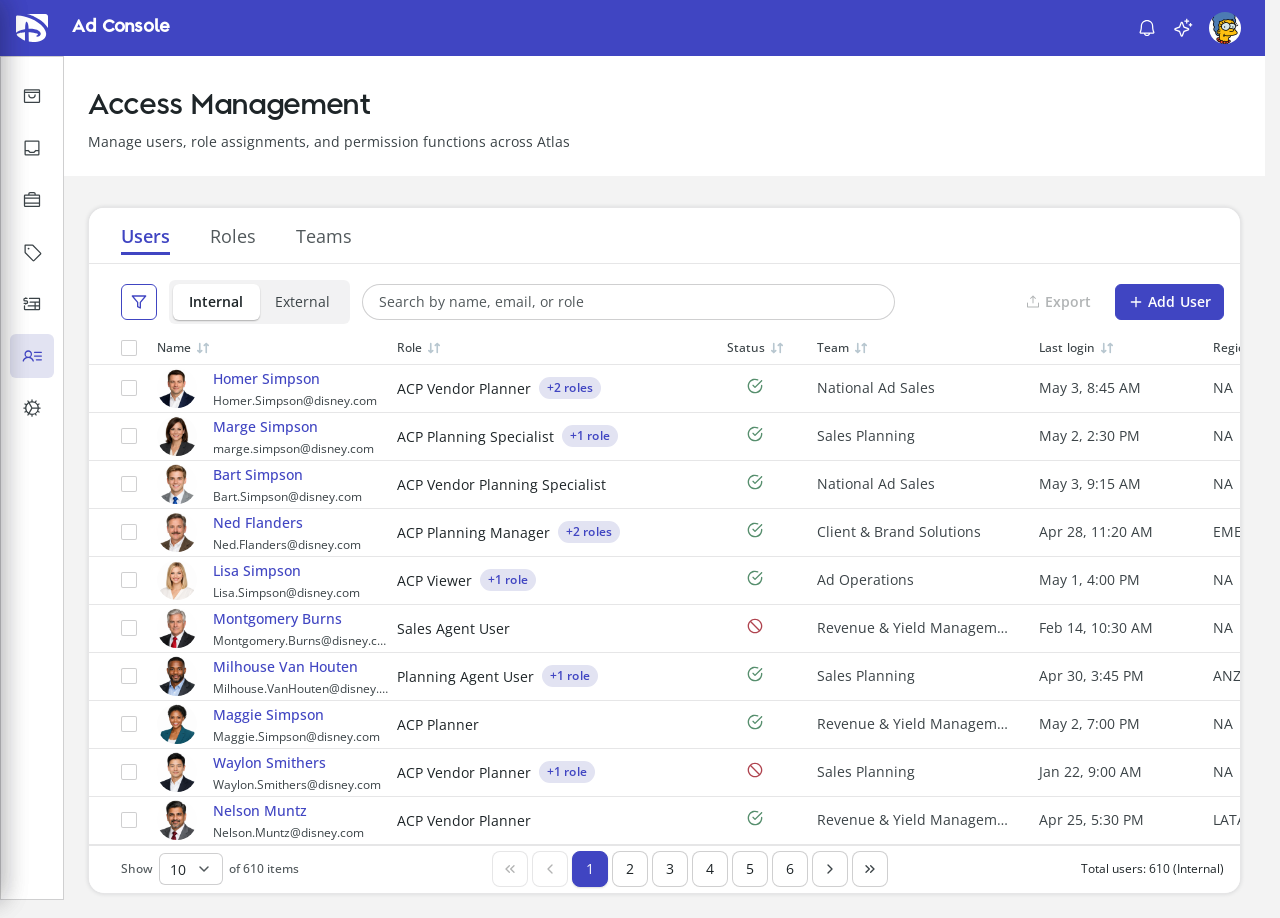
<file: public/v4.1/index.html>
<!DOCTYPE html>
<html lang="en">
<head>
  <meta charset="UTF-8">
  <meta name="viewport" content="width=device-width, initial-scale=1.0">
  <!-- Cache hygiene for the GitLab Pages deploy: V2 ships changes on most
       pushes, but the HTML itself has no query-string cache-buster (only
       the CSS/JS asset URLs do). Without these meta tags, a browser that
       cached an older HTML keeps loading the OLD asset version stamps and
       never sees the new CSS/JS. `no-cache` forces revalidation each
       visit, so the freshly deployed HTML is fetched and the up-to-date
       `?v=` busters on `styles.css` / `app.js` take effect.

       Scope: V2 only. Theme 1.0 (`public/index.html`) is untouched. -->
  <meta http-equiv="Cache-Control" content="no-cache, must-revalidate">
  <meta http-equiv="Pragma" content="no-cache">
  <title>Atlas — Access Management · V4.1 (ADS)</title>
  <script>
    /* V4.1 (2026-08-11): a complete, independent duplicate of the V4
       folder (`public/v4/`), taken at its latest state, so this build
       can evolve on its own without ever modifying or regressing V4 —
       see `public/version-config.js` for the shared version list/
       default-route entry and the root `public/index.html` redirect.
       This file, its sibling `app.js`/`styles.css`, and every relative
       asset path are all self-contained copies; nothing here is loaded
       from `../v4/`.

       `data-iam-version="v4"` below is intentionally left unchanged
       (NOT "v4.1"): it is purely an internal CSS-scoping hook used by
       THIS document's own (copied) `styles.css` — every
       `[data-iam-version="v4"]` selector in that file only ever
       matches within this document, so the value has no bearing on
       routing, the URL, or which build is active. Renaming it would
       require a large, purely-cosmetic find/replace across this
       folder's styles.css for zero functional or visual difference, so
       it was left as-is to minimize risk. */
    document.documentElement.setAttribute("data-theme", "ads-preview");
    document.documentElement.setAttribute("data-iam-version", "v4");
  </script>
  <!-- Open Sans — ADS Preview typography only. EDL Light/Dark continue
       to use InspireTWDC / MultiplaneTWDC Display via the :root --ff token.
       The font only becomes active when [data-theme="ads-preview"] remaps
       --ff to the Open Sans stack; under EDL themes this is inert weight in
       the cache and never renders. preconnect hints shave off the TLS round
       trip when a user first switches to ADS Preview. -->
  <link rel="preconnect" href="https://fonts.googleapis.com">
  <link rel="preconnect" href="https://fonts.gstatic.com" crossorigin>
  <link rel="stylesheet" href="https://fonts.googleapis.com/css2?family=Open+Sans:wght@400;500;600;700&display=swap">
  <link rel="stylesheet" href="styles.css?v=20260809r59v4">
  <!-- Redline Mode (V4.1 only — inspection-only DOM/CSS overlay, invisible
       until toggled from the profile menu or ⌘D/Ctrl+D; see redline.js).
       Not present in public/v4/. -->
  <link rel="stylesheet" href="redline.css?v=20260812redline3">
</head>
<body>

<!-- ═══ NAV ═══ -->
<nav class="nav">
  <div class="nav-l">
    <div class="nav-mod">
      <div class="nav-logo-group">
        <!-- ═══ ATLAS BRAND (V4 R40) ═══
             Two-part composition sourced directly from the Q2C-Design —
             ATLAS Figma node 3606:51559. The D-glyph is inlined as SVG
             (was an <img> in R39, which broke CSS color inheritance —
             img-loaded SVGs can't cascade parent `color` into their
             `currentColor` fills, so the R39 render showed a black
             glyph on the indigo bar). Inline SVG lets the parent's
             `color: #fff` reach the path's `fill: currentColor` and
             paints the glyph white per Figma.

             Anatomy:
               • .atlas-brand-rail  (64px, matches `.sidebar`'s collapsed
                 width) — centers .atlas-brand-glyph exactly where it
                 already rendered, but as a real rail column instead of
                 a `.nav` padding approximation (Final-QA: product-name
                 horizontal position correction)
               • .atlas-brand-glyph (32×28, node 3606:51561)   — white
               • .atlas-brand-text  (MultiplaneTWDC 18/24 white, node 3606:51562)
                 — begins 16px after the RAIL's right edge (not the
                 glyph's), so it clears the 64px rail guide instead of
                 sitting 8px inside it

             Product name ("Ad Console"): `id="navBrandLink"` /
             `id="navBrandText"` let `initProductNameText()` in app.js
             set the aria-label and visible text from the single shared
             `window.IAM_PRODUCT_NAME` constant. The literal text below
             is only a no-JS fallback and is kept in sync with that
             constant by hand — it is not a second source of truth. -->
        <a href="../slides.html" class="nav-logo-link atlas-brand" id="navBrandLink" aria-label="Ad Console home">
          <span class="atlas-brand-rail" aria-hidden="true">
            <svg class="atlas-brand-glyph" xmlns="http://www.w3.org/2000/svg" viewBox="0 0 32 28" width="32" height="28" fill="currentColor" aria-hidden="true"><path d="M8.97945 21.0995C8.98713 19.6954 9.01527 18.3096 9.01527 18.3096C9.01527 18.3096 7.65134 18.4084 6.71475 18.5124C5.52227 18.6424 3.27805 19.0376 1.98321 19.5056C1.5968 19.646 0.806078 19.9814 0.736985 20.3871C0.665334 20.8083 0.921231 21.1359 1.20784 21.4765C1.37417 21.6741 2.3082 22.5867 2.56921 22.8103C3.66701 23.7411 5.89588 25.179 7.53619 25.8784C8.09916 26.115 9.03319 26.4556 9.03319 26.4556C9.03319 26.4556 8.96921 23.7567 8.97945 21.0995ZM27.4425 13.5385C24.5176 9.71382 19.502 6.57035 15.0903 4.72691C10.5865 2.84706 6.13387 1.76284 1.3537 1.58344C1.34602 1.58344 1.33579 1.58344 1.32811 1.58344C0.601359 1.55483 0 2.14765 0 2.88346V19.0974C0.5988 18.0496 2.0958 17.2566 3.1501 16.7886C3.992 16.4116 6.60728 15.5431 7.69484 15.3819C8.2092 15.3065 9.00504 15.1609 9.05366 15.1297C9.07413 15.1141 9.08693 15.1011 9.10228 15.0829C9.12787 15.0465 9.11763 14.6071 9.16114 13.4423C9.24558 11.2062 9.37353 10.499 9.52195 9.66701C9.57825 9.34981 9.86229 8.11738 10.1028 7.79757C10.2615 7.58177 10.5404 7.59737 10.7682 7.74037C12.0144 8.52819 12.3931 11.2582 12.4852 12.6467C12.5415 13.4943 12.5697 14.7657 12.5697 14.7657C12.5697 14.7657 14.0002 14.7241 14.8779 14.7475C15.7326 14.7683 16.6743 14.9061 17.5623 15.0491C18.6984 15.2337 20.912 15.7251 22.1812 16.3778C23.2278 16.916 24.2054 17.8234 24.5227 18.7828C24.817 19.6642 24.7735 20.2726 24.3256 21.0657C23.5835 22.3787 21.5338 23.3459 20.1954 22.2929C20.0649 22.1863 20.0726 21.9991 20.1647 21.8717C20.2006 21.8249 20.7072 21.5519 21.0066 21.3933C21.1576 21.3101 21.2804 21.2217 21.3982 21.1125C21.6464 20.8889 21.869 20.6445 21.846 20.3585C21.8127 19.9866 21.4238 19.7552 21.0553 19.6096C19.3228 18.9102 15.8605 18.3304 14.187 18.229C13.5319 18.19 12.6004 18.1562 12.6004 18.1562L12.7974 27.5398C12.7974 27.5398 13.5677 27.6906 14.1742 27.7894C14.5222 27.844 15.9962 27.9766 16.3902 27.987C19.374 28.0676 22.7058 27.7972 25.4439 26.4816C26.6466 25.907 27.7495 25.192 28.5838 24.2221C29.6841 22.9403 30.2599 21.1853 30.1089 19.3522C29.9375 17.3606 28.5505 14.9841 27.4425 13.5385ZM29.4206 0H11.1418C11.5359 0.109202 11.9299 0.226205 12.324 0.348408C14.3021 0.956821 16.8944 1.97604 18.7906 2.90426C20.1519 3.57248 22.2964 4.79711 23.5016 5.59792C23.8829 5.85273 26.1041 7.51157 26.4496 7.80277C27.1712 8.40079 28.1129 9.26141 28.7936 9.95042C29.8556 11.0216 31.1274 12.5505 32 13.9493V2.62086C32 1.17263 30.8459 0 29.4206 0Z"/></svg>
          </span>
          <span class="atlas-brand-text" id="navBrandText">Ad Console</span>
        </a>
        <span class="nav-divider"></span>
      </div>
    </div>
  </div>
  <div class="nav-c">
    <a href="#" class="nav-a">Sales</a>
    <a href="#" class="nav-a">Planning <svg class="nav-chev" width="16" height="16" viewBox="0 0 24 24" fill="none" stroke="currentColor" stroke-width="2" stroke-linecap="round" stroke-linejoin="round"><polyline points="6 9 12 15 18 9"/></svg></a>
    <a href="#" class="nav-a">Ad Ops <svg class="nav-chev" width="16" height="16" viewBox="0 0 24 24" fill="none" stroke="currentColor" stroke-width="2" stroke-linecap="round" stroke-linejoin="round"><polyline points="6 9 12 15 18 9"/></svg></a>
    <a href="#" class="nav-a">Billing <svg class="nav-chev" width="16" height="16" viewBox="0 0 24 24" fill="none" stroke="currentColor" stroke-width="2" stroke-linecap="round" stroke-linejoin="round"><polyline points="6 9 12 15 18 9"/></svg></a>
    <a href="#" class="nav-a on">Admin <svg class="nav-chev" width="16" height="16" viewBox="0 0 24 24" fill="none" stroke="currentColor" stroke-width="2" stroke-linecap="round" stroke-linejoin="round"><polyline points="6 9 12 15 18 9"/></svg></a>
  </div>
  <div class="nav-r">
    <!-- Notification button. Two icon glyphs co-exist; CSS shows one per theme:
         • `nav-bell-img` — legacy EDL Light/Dark asset (`nav/bell.svg`). Unchanged
           from the original committed design. Hidden under ADS Preview.
         • `nav-ico-bell` — Ads DS inline SVG, shown only in ADS Preview. -->
    <button class="nav-r-btn" aria-label="Notifications">
      <img class="nav-bell-img" src="../nav/bell.svg" alt="" width="24" height="24">
      <!-- ADS DS Bell — sourced from Figma node 3606:51541 (Q2C Nav) so the
           icon renders at its native 20×20 viewBox, matching the utility-slot
           spec. Old EDL bell path is kept as an <img> sibling above; the CSS
           theme swap in nav.css hides one or the other per active theme. -->
      <svg class="nav-ico nav-ico-bell" xmlns="http://www.w3.org/2000/svg" width="20" height="20" viewBox="0 0 20 20" fill="none" aria-hidden="true">
        <path d="M17.3281 13.7453C16.8945 12.9984 16.25 10.8852 16.25 8.125C16.25 6.4674 15.5915 4.87769 14.4194 3.70558C13.2473 2.53348 11.6576 1.875 10 1.875C8.34241 1.875 6.7527 2.53348 5.58059 3.70558C4.40849 4.87769 3.75001 6.4674 3.75001 8.125C3.75001 10.8859 3.1047 12.9984 2.6711 13.7453C2.56038 13.9352 2.50168 14.1509 2.50092 14.3707C2.50017 14.5905 2.55739 14.8066 2.66681 14.9973C2.77623 15.1879 2.93398 15.3463 3.12415 15.4565C3.31433 15.5667 3.53021 15.6248 3.75001 15.625H6.93829C7.08249 16.3306 7.46597 16.9647 8.02386 17.4201C8.58176 17.8756 9.27983 18.1243 10 18.1243C10.7202 18.1243 11.4183 17.8756 11.9762 17.4201C12.5341 16.9647 12.9175 16.3306 13.0617 15.625H16.25C16.4697 15.6247 16.6855 15.5665 16.8756 15.4562C17.0657 15.346 17.2233 15.1875 17.3326 14.9969C17.442 14.8063 17.4991 14.5903 17.4983 14.3705C17.4975 14.1508 17.4388 13.9351 17.3281 13.7453ZM10 16.875C9.61237 16.8749 9.23429 16.7546 8.91782 16.5308C8.60135 16.3069 8.36204 15.9905 8.23282 15.625H11.7672C11.638 15.9905 11.3987 16.3069 11.0822 16.5308C10.7657 16.7546 10.3877 16.8749 10 16.875ZM3.75001 14.375C4.35157 13.3406 5.00001 10.9438 5.00001 8.125C5.00001 6.79892 5.52679 5.52715 6.46448 4.58947C7.40216 3.65178 8.67393 3.125 10 3.125C11.3261 3.125 12.5979 3.65178 13.5355 4.58947C14.4732 5.52715 15 6.79892 15 8.125C15 10.9414 15.6469 13.3383 16.25 14.375H3.75001Z" fill="currentColor"/>
      </svg>
    </button>
    <!-- Utility slot #2 — the Q2C Figma reference (node 3606:51568) shows the
         ADS Sparkle glyph in this position (star, rate, ratings, favorites).
         The V4 R33 forked SVG below is the exact ADS Sparkle from Figma
         node 3606:51550. The class name is kept as `nav-ico-dots` for
         backwards compatibility with the V3 EDL CSS rules that reference
         it — under EDL themes on V3, the dots SVG still renders. Under
         ADS Preview / V4, this Sparkle renders per the Figma spec. -->
    <button class="nav-r-btn nav-r-btn-dots" aria-label="Assistant">
      <svg class="nav-ico nav-ico-dots" xmlns="http://www.w3.org/2000/svg" width="20" height="20" viewBox="0 0 20 20" fill="none" aria-hidden="true">
        <path d="M15.4359 10.0828L11.4063 8.59375L9.92189 4.56094C9.83398 4.32213 9.67494 4.11604 9.46623 3.97046C9.25751 3.82488 9.00917 3.74682 8.7547 3.74682C8.50023 3.74682 8.25188 3.82488 8.04317 3.97046C7.83445 4.11604 7.67541 4.32213 7.58751 4.56094L6.09376 8.59375L2.06095 10.0781C1.82214 10.166 1.61605 10.3251 1.47047 10.5338C1.32489 10.7425 1.24683 10.9908 1.24683 11.2453C1.24683 11.4998 1.32489 11.7481 1.47047 11.9568C1.61605 12.1656 1.82214 12.3246 2.06095 12.4125L6.09376 13.9062L7.57814 17.9391C7.66604 18.1779 7.82508 18.384 8.03379 18.5295C8.24251 18.6751 8.49085 18.7532 8.74532 18.7532C8.99979 18.7532 9.24814 18.6751 9.45685 18.5295C9.66557 18.384 9.82461 18.1779 9.91251 17.9391L11.4063 13.9062L15.4391 12.4219C15.6779 12.334 15.884 12.1749 16.0296 11.9662C16.1751 11.7575 16.2532 11.5092 16.2532 11.2547C16.2532 11.0002 16.1751 10.7519 16.0296 10.5432C15.884 10.3344 15.6779 10.1754 15.4391 10.0875L15.4359 10.0828ZM10.7031 12.8297C10.6183 12.861 10.5413 12.9103 10.4773 12.9742C10.4134 13.0381 10.3641 13.1152 10.3328 13.2L8.75001 17.4883L7.17032 13.2031C7.13911 13.1174 7.0895 13.0395 7.02498 12.975C6.96047 12.9105 6.88262 12.8609 6.79689 12.8297L2.51173 11.25L6.79689 9.67031C6.88262 9.6391 6.96047 9.58949 7.02498 9.52497C7.0895 9.46046 7.13911 9.38261 7.17032 9.29688L8.75001 5.01172L10.3297 9.29688C10.361 9.38171 10.4103 9.45875 10.4742 9.52269C10.5381 9.58662 10.6152 9.63592 10.7 9.66719L14.9883 11.25L10.7031 12.8297ZM11.25 3.125C11.25 2.95924 11.3159 2.80027 11.4331 2.68306C11.5503 2.56585 11.7092 2.5 11.875 2.5H13.125V1.25C13.125 1.08424 13.1909 0.925268 13.3081 0.808058C13.4253 0.690848 13.5842 0.625 13.75 0.625C13.9158 0.625 14.0747 0.690848 14.192 0.808058C14.3092 0.925268 14.375 1.08424 14.375 1.25V2.5H15.625C15.7908 2.5 15.9497 2.56585 16.067 2.68306C16.1842 2.80027 16.25 2.95924 16.25 3.125C16.25 3.29076 16.1842 3.44973 16.067 3.56694C15.9497 3.68415 15.7908 3.75 15.625 3.75H14.375V5C14.375 5.16576 14.3092 5.32473 14.192 5.44194C14.0747 5.55915 13.9158 5.625 13.75 5.625C13.5842 5.625 13.4253 5.55915 13.3081 5.44194C13.1909 5.32473 13.125 5.16576 13.125 5V3.75H11.875C11.7092 3.75 11.5503 3.68415 11.4331 3.56694C11.3159 3.44973 11.25 3.29076 11.25 3.125ZM19.375 6.875C19.375 7.04076 19.3092 7.19973 19.192 7.31694C19.0747 7.43415 18.9158 7.5 18.75 7.5H18.125V8.125C18.125 8.29076 18.0592 8.44973 17.942 8.56694C17.8247 8.68415 17.6658 8.75 17.5 8.75C17.3342 8.75 17.1753 8.68415 17.0581 8.56694C16.9409 8.44973 16.875 8.29076 16.875 8.125V7.5H16.25C16.0842 7.5 15.9253 7.43415 15.8081 7.31694C15.6909 7.19973 15.625 7.04076 15.625 6.875C15.625 6.70924 15.6909 6.55027 15.8081 6.43306C15.9253 6.31585 16.0842 6.25 16.25 6.25H16.875V5.625C16.875 5.45924 16.9409 5.30027 17.0581 5.18306C17.1753 5.06585 17.3342 5 17.5 5C17.6658 5 17.8247 5.06585 17.942 5.18306C18.0592 5.30027 18.125 5.45924 18.125 5.625V6.25H18.75C18.9158 6.25 19.0747 6.31585 19.192 6.43306C19.3092 6.55027 19.375 6.70924 19.375 6.875Z" fill="currentColor"/>
      </svg>
    </button>
    <div class="user-menu" id="userMenu">
      <!-- Final-QA: top-nav avatar, sourced from the Marge image uploaded
           in chat (public/nav/avatar-marge.png, V4-only). Figma node
           1003:18296 ("Navigation" → utilities → "avatar") defines this
           slot as an `<ellipse>` (a true circle) at 32×32 with no
           ring/border/background — the character fills the visible
           circle, nothing else. The uploaded source PNG is a 1024×1024
           square canvas with a lot of white margin around Marge's face,
           so it is pre-cropped tight to her face's own bounding box
           (removing that margin) before being saved here at 128×128
           (4x the 32px CSS size, for crisp retina rendering) — `object-
           fit: cover` on an already-tight square crop then fills the
           circle with Marge, not a mostly-empty ring. V1/V2/V3/DCM keep
           using the original ../nav/avatar.png; this asset is V4-only. -->
      <button class="nav-r-btn" id="userMenuTrigger" aria-label="User menu" aria-haspopup="menu" aria-expanded="false"><img src="../nav/avatar-marge.png" alt="" class="nav-avatar-img"></button>
      <div class="user-menu-pop" id="userMenuPop" role="menu" aria-labelledby="userMenuTrigger">
        <div class="user-menu-hdr">
          <div class="user-menu-name">Simpson, Marge</div>
          <div class="user-menu-email">marge.simpson@disney.com</div>
        </div>
        <div class="user-menu-sep"></div>
        <!-- 2026-08-11: the trailing right-facing chevron (`.user-menu-chev`,
             purely decorative/aria-hidden) has been removed from this row
             only — Theme below still keeps its chevron. `.user-menu-label`
             is `flex: 1 1 auto` (see styles.css), so with no icon sibling
             it now simply fills the row edge-to-edge; no extra CSS/markup
             was needed to close the gap or re-left-align the label with
             "Log Out" below. The row's `aria-haspopup`/`aria-expanded`
             (kept below) are what actually drive assistive-tech "has a
             submenu" semantics — the chevron glyph was never part of the
             accessible name or state, so removing it has no a11y impact. -->
        <div class="user-menu-row has-sub" id="userMenuVersion" role="menuitem" tabindex="-1" aria-haspopup="menu" aria-expanded="false">
          <span class="user-menu-label">Version</span>
          <!-- Populated at load time by `renderVersionSubmenu()` in app.js
               from the shared `window.IAM_VERSIONS` list (../version-config.js)
               so every build (v1–v4) always lists every version — this
               static markup is just a no-JS-safe placeholder. -->
          <div class="user-menu-sub" role="menu" aria-label="Version">
            <div class="user-menu-sub-item is-selected" role="menuitemradio" aria-checked="true" data-version="4.1 (ADS)" data-version-href="./" tabindex="-1">4.1 (ADS)</div>
          </div>
        </div>
        <div class="user-menu-row has-sub" id="userMenuTheme" role="menuitem" tabindex="-1" aria-haspopup="menu" aria-expanded="false">
          <span class="user-menu-label">Theme</span>
          <svg class="user-menu-chev" width="16" height="16" viewBox="0 0 24 24" fill="none" stroke="currentColor" stroke-width="2" stroke-linecap="round" stroke-linejoin="round" aria-hidden="true"><polyline points="9 18 15 12 9 6"/></svg>
          <div class="user-menu-sub" role="menu" aria-label="Theme">
            <div class="user-menu-sub-item is-selected" role="menuitemradio" aria-checked="true" data-theme="light" tabindex="-1">EDL Light</div>
            <div class="user-menu-sub-item" role="menuitemradio" aria-checked="false" data-theme="dark" tabindex="-1">EDL Dark</div>
            <div class="user-menu-sub-item" role="menuitemradio" aria-checked="false" data-theme="ads-preview" tabindex="-1">ADS Preview</div>
          </div>
        </div>
        <div class="user-menu-sep"></div>
        <!-- Redline Mode (V4.1 only — see redline.js/redline.css, loaded
             below). A plain checkable row like Log Out: no leading icon,
             no submenu chevron (`role="menuitemcheckbox"` conveys the
             on/off state instead), same height/padding/typography as
             every other row. The trailing shortcut hint is purely
             decorative (`aria-hidden`) — redline.js fills in the
             platform-correct glyph (⌘D / Ctrl+D) at load time and owns
             the click handler (toggles Redline Mode, then closes this
             menu) so no other file needs to know about Redline. -->
        <div class="user-menu-row" role="menuitemcheckbox" tabindex="-1" id="userMenuRedline" aria-checked="false">
          <span class="user-menu-label">Redline</span>
          <span class="user-menu-shortcut" aria-hidden="true">⌘D</span>
        </div>
        <div class="user-menu-sep"></div>
        <div class="user-menu-row" role="menuitem" tabindex="-1" id="userMenuLogout">
          <span class="user-menu-label">Log Out</span>
        </div>
      </div>
    </div>
  </div>
</nav>

<!-- ═══ SIDEBAR (V4 R48 — Figma 387:5711 pixel parity) ═══
     Icon-only vertical rail sourced from Rate Card / Figma node
     387:5711 (Klc8JpICWSLwU1LeUVRHtT). The R37 open-state markup
     (240 px labeled) is retired in favor of the collapsed rail
     that Figma now ships as the primary navigation surface.

     Item set (7 destinations, no Dashboard):
       1. Orders      → shopping-bag-open   (Figma 204:4516)
       2. Inventory   → tray                (Figma 204:4525)
       3. Targeting   → briefcase-metal     (Figma 204:4534)
       4. Pricing     → tag                 (Figma  46:1011)
       5. Invoices    → invoice             (Figma 218:10281)
       6. Identity    → user-list           (Figma 214:4901)  ← ACTIVE
       7. Settings    → gear                (Figma  46:315)

     Figma marks Invoices as the active item in the reference frame;
     the user's brief pins IAM/Access Management to Identity, so the
     active-state treatment stays on the Identity destination.

     Active-state visuals (Figma tokens):
       • Background: #e2e3f2 (navigation/surface/brand-wash)
       • Icon:       #4045c2 (navigation/item/active/text)
       • Radius:     6 px (radius/6)
       • No left-rail indicator (Figma's collapsed rail uses bg wash
         only; the 3 × 20 rail from R37 is retired in this design)

     Labels + toggle button are removed to match Figma: the rail is
     always 64 px wide and always icon-only. Click behavior is
     preserved on every remaining nav item.

     All icons are Phosphor Regular SVGs (viewBox 0 0 256 256,
     fill=currentColor), matching the library the Figma design
     imports from. -->
<aside class="sidebar" id="sidebar" data-collapsed="true" aria-label="Primary navigation">
  <nav class="sb-nav" aria-label="Primary sections">
    <a href="#" class="sb-item" data-section="orders" title="Orders">
      <span class="sb-item-indicator" aria-hidden="true"></span>
      <svg class="sb-item-icon" xmlns="http://www.w3.org/2000/svg" width="20" height="20" viewBox="0 0 256 256" fill="currentColor" aria-hidden="true"><path d="M216,40H40A16,16,0,0,0,24,56V200a16,16,0,0,0,16,16H216a16,16,0,0,0,16-16V56A16,16,0,0,0,216,40Zm0,16V72H40V56Zm0,144H40V88H216V200Zm-40-88a48,48,0,0,1-96,0,8,8,0,0,1,16,0,32,32,0,0,0,64,0,8,8,0,0,1,16,0Z"/></svg>
      <span class="sb-item-label">Orders</span>
    </a>
    <a href="#" class="sb-item" data-section="inventory" title="Inventory">
      <span class="sb-item-indicator" aria-hidden="true"></span>
      <svg class="sb-item-icon" xmlns="http://www.w3.org/2000/svg" width="20" height="20" viewBox="0 0 256 256" fill="currentColor" aria-hidden="true"><path d="M208,32H48A16,16,0,0,0,32,48V208a16,16,0,0,0,16,16H208a16,16,0,0,0,16-16V48A16,16,0,0,0,208,32Zm0,16V152h-28.7A15.86,15.86,0,0,0,168,156.69L148.69,176H107.31L88,156.69A15.86,15.86,0,0,0,76.69,152H48V48Zm0,160H48V168H76.69L96,187.31A15.86,15.86,0,0,0,107.31,192h41.38A15.86,15.86,0,0,0,160,187.31L179.31,168H208v40Z"/></svg>
      <span class="sb-item-label">Inventory</span>
    </a>
    <a href="#" class="sb-item" data-section="targeting" title="Targeting">
      <span class="sb-item-indicator" aria-hidden="true"></span>
      <svg class="sb-item-icon" xmlns="http://www.w3.org/2000/svg" width="20" height="20" viewBox="0 0 256 256" fill="currentColor" aria-hidden="true"><path d="M216,56H176V48a24,24,0,0,0-24-24H104A24,24,0,0,0,80,48v8H40A16,16,0,0,0,24,72V200a16,16,0,0,0,16,16H216a16,16,0,0,0,16-16V72A16,16,0,0,0,216,56ZM40,112H216v48H40ZM96,48a8,8,0,0,1,8-8h48a8,8,0,0,1,8,8v8H96ZM216,72V96H40V72Zm0,128H40V176H216v24Z"/></svg>
      <span class="sb-item-label">Targeting</span>
    </a>
    <a href="#" class="sb-item" data-section="pricing" title="Pricing">
      <span class="sb-item-indicator" aria-hidden="true"></span>
      <svg class="sb-item-icon" xmlns="http://www.w3.org/2000/svg" width="20" height="20" viewBox="0 0 256 256" fill="currentColor" aria-hidden="true"><path d="M243.31,136,144,36.69A15.86,15.86,0,0,0,132.69,32H40a8,8,0,0,0-8,8v92.69A15.86,15.86,0,0,0,36.69,144L136,243.31a16,16,0,0,0,22.63,0l84.68-84.68a16,16,0,0,0,0-22.63Zm-96,96L48,132.69V48h84.69L232,147.31ZM96,84A12,12,0,1,1,84,72,12,12,0,0,1,96,84Z"/></svg>
      <span class="sb-item-label">Pricing</span>
    </a>
    <a href="#" class="sb-item" data-section="invoices" title="Invoices">
      <span class="sb-item-indicator" aria-hidden="true"></span>
      <svg class="sb-item-icon" xmlns="http://www.w3.org/2000/svg" width="20" height="20" viewBox="0 0 256 256" fill="currentColor" aria-hidden="true"><path d="M28,128a8,8,0,0,1,0-16H56a8,8,0,0,0,0-16H40a24,24,0,0,1,0-48,8,8,0,0,1,16,0h8a8,8,0,0,1,0,16H40a8,8,0,0,0,0,16H56a24,24,0,0,1,0,48,8,8,0,0,1-16,0ZM232,56V192a16,16,0,0,1-16,16H40a16,16,0,0,1-16-16V152a8,8,0,0,1,16,0v40H160V160H80a8,8,0,0,1,0-16h80V112H104a8,8,0,0,1,0-16H216V64H96a8,8,0,0,1,0-16H224A8,8,0,0,1,232,56Zm-56,88h40V112H176Zm40,48V160H176v32Z"/></svg>
      <span class="sb-item-label">Invoices</span>
    </a>
    <a href="#" class="sb-item sb-item-active" data-section="identity" data-active="true" aria-current="page" title="Identity">
      <span class="sb-item-indicator" aria-hidden="true"></span>
      <svg class="sb-item-icon" xmlns="http://www.w3.org/2000/svg" width="20" height="20" viewBox="0 0 256 256" fill="currentColor" aria-hidden="true"><path d="M152,80a8,8,0,0,1,8-8h88a8,8,0,0,1,0,16H160A8,8,0,0,1,152,80Zm96,40H160a8,8,0,0,0,0,16h88a8,8,0,0,0,0-16Zm0,48H184a8,8,0,0,0,0,16h64a8,8,0,0,0,0-16Zm-96.25,22a8,8,0,0,1-5.76,9.74,7.55,7.55,0,0,1-2,.26,8,8,0,0,1-7.75-6c-6.16-23.94-30.34-42-56.25-42s-50.09,18.05-56.25,42a8,8,0,0,1-15.5-4c5.59-21.71,21.84-39.29,42.46-48a48,48,0,1,1,58.58,0C129.91,150.71,146.16,168.29,151.75,190ZM80,136a32,32,0,1,0-32-32A32,32,0,0,0,80,136Z"/></svg>
      <span class="sb-item-label">Identity</span>
    </a>
    <a href="#" class="sb-item" data-section="settings" title="Settings">
      <span class="sb-item-indicator" aria-hidden="true"></span>
      <svg class="sb-item-icon" xmlns="http://www.w3.org/2000/svg" width="20" height="20" viewBox="0 0 256 256" fill="currentColor" aria-hidden="true"><path d="M232,120H215.63a87.27,87.27,0,0,0-7.74-28.88l14.18-8.19a8,8,0,0,0-8-13.86l-14.2,8.2a88.78,88.78,0,0,0-21.14-21.14l8.2-14.2a8,8,0,0,0-13.86-8l-8.19,14.18A87.27,87.27,0,0,0,136,40.37V24a8,8,0,0,0-16,0V40.37a87.27,87.27,0,0,0-28.88,7.74L82.93,33.93a8,8,0,0,0-13.86,8l8.2,14.2A88.78,88.78,0,0,0,56.13,77.27l-14.2-8.2a8,8,0,0,0-8,13.86l14.18,8.19A87.27,87.27,0,0,0,40.37,120H24a8,8,0,0,0,0,16H40.37a87.27,87.27,0,0,0,7.74,28.88l-14.18,8.19a8,8,0,0,0,4,14.93,7.92,7.92,0,0,0,4-1.07l14.2-8.2a88.78,88.78,0,0,0,21.14,21.14l-8.2,14.2a8,8,0,0,0,13.86,8l8.19-14.18A87.27,87.27,0,0,0,120,215.63V232a8,8,0,0,0,16,0V215.63a87.27,87.27,0,0,0,28.88-7.74l8.19,14.18a8,8,0,0,0,13.86-8l-8.2-14.2a88.78,88.78,0,0,0,21.14-21.14l14.2,8.2A8,8,0,0,0,225,184a8,8,0,0,0-2.92-10.93l-14.18-8.19A87.27,87.27,0,0,0,215.63,136H232a8,8,0,0,0,0-16ZM128,56a72.08,72.08,0,0,1,71.54,64H132.62L99.16,62.05A71.58,71.58,0,0,1,128,56ZM56,128A72,72,0,0,1,85.31,70.06L118.76,128,85.31,185.94A72,72,0,0,1,56,128Zm72,72A71.58,71.58,0,0,1,99.16,194L132.62,136h66.92A72.08,72.08,0,0,1,128,200Z"/></svg>
      <span class="sb-item-label">Settings</span>
    </a>
  </nav>
</aside>

<!-- ═══ PAGE ═══ -->
<main class="page">
  <div class="hdr">
    <h1>Access Management</h1>
    <p>Manage users, role assignments, and permission functions across Atlas</p>
  </div>

  <div class="card">
    <!-- Tabs — Figma 770:17428 / 770:19301 / 770:20032
         Final tab order (2026-06-07 — Tatiana direction, Frances QA):
           1. Users → #usersPanel  (Figma 770:17428)
           2. Roles → #rolesPanel  (Figma 770:19301)
           3. Teams → #teamsPanel  (read-only browse + Edit Team)
         The standalone Functions / Permission Catalog tab was removed
         in this phase — the role/permission matrix lives inside Edit
         Role. Visual treatment is identical across all three
         (inactive = muted, active = brand text + indigo underline). -->
    <!-- ═══ TABLE CARD (V4 R38 — Rate Card parity) ═══
         The tabs + all three panels (Users/Roles/Teams) live inside a
         single elevated white card so the surface reads as one unit,
         matching the Rate Card Manager table treatment: 16px rounded
         corners, subtle box-shadow, hairline border, gray canvas
         behind. All internal chrome (tabs, toolbar, table, pagination)
         clips cleanly inside the card via `overflow: hidden`. -->
    <div class="v4-card">
    <div class="tabs-row ads-tabs" data-ads-component="primary-tabs">
      <nav aria-label="Access Management sections">
        <button class="tab-btn ads-tab on">Users</button>
        <button class="tab-btn ads-tab">Roles</button>
        <button class="tab-btn ads-tab">Teams</button>
      </nav>
    </div>

    <div id="usersPanel">
    <!-- Toolbar -->
    <div class="tbar">
      <div class="tbar-l">
        <!-- Icon-only Filter — a compact 36x36 square with just the funnel
             icon, matching the icon-only filter treatment from the updated
             Figma toolbar. `#usersFilterBtn` and Roles' `#rpFilterBtn`
             share ONE sizing/appearance contract in styles.css (both ids
             appear on the same rule) so the two tabs' Filter buttons can
             never drift apart; only `aria-label` differs, since each names
             the records it filters. `data-tooltip` reuses the same generic
             hover/focus tooltip plumbing as the table's status icons (see
             setupStatusTooltip() in app.js). -->
        <button class="btn-std" id="usersFilterBtn" type="button" aria-label="Filter users" data-tooltip="Filter">
          <svg width="16" height="16" viewBox="0 0 24 24" fill="none" stroke="currentColor" stroke-width="2" stroke-linecap="round" stroke-linejoin="round"><polygon points="22 3 2 3 10 12.46 10 19 14 21 14 12.46 22 3"/></svg>
        </button>
        <div class="seg-ctrl" id="userViewToggle" role="group" aria-label="User type">
          <button class="seg-btn on" data-view="internal">Internal</button>
          <button class="seg-btn" data-view="external">External</button>
        </div>
        <!-- Users search (restored Round 38, 2026-08-12). Round 24 had
             deleted this field outright; every consumer of it survived
             that removal untouched — the query state (`searchTerm`),
             filtering (getFilteredData), recent-search dropdown, clear
             action and keyboard handling all still live in app.js behind
             an `if (searchWrap)` guard, and the field's own appearance /
             responsive width come from the shared `.ads-search` component
             (also used by Roles + Teams). So restoring the original
             markup and ids below — nothing more — restores the original
             behavior rather than reimplementing a second, local filter. -->
        <div class="search ads-search" id="searchWrap" data-ads-component="search">
          <input type="text" id="searchInput" placeholder="Search by name, email, or role" aria-label="Search by name, email, or role" autocomplete="off">
          <svg class="search-ico" id="searchIco" width="20" height="20" viewBox="0 0 24 24" fill="none" stroke="currentColor" stroke-width="1.75" stroke-linecap="round" stroke-linejoin="round" aria-hidden="true"><circle cx="11" cy="11" r="8"/><line x1="21" y1="21" x2="16.65" y2="16.65"/></svg>
          <button type="button" class="search-clear hidden" id="searchClear" aria-label="Clear search"><svg width="14" height="14" viewBox="0 0 24 24" fill="none" stroke="currentColor" stroke-width="2" stroke-linecap="round" stroke-linejoin="round"><line x1="18" y1="6" x2="6" y2="18"/><line x1="6" y1="6" x2="18" y2="18"/></svg></button>
          <div class="search-dropdown" id="searchDropdown">
            <div id="searchDDContent"></div>
          </div>
        </div>
      </div>
      <!-- Export + Add User — Figma 770:17428 "Frame 627874": a single
           right-hand action group (measured gap between the two buttons
           is a fixed 12px), with `.tbar`'s own `justify-content: space-
           between` distributing the remaining space between this group
           and `.tbar-l` — matching Figma's two-group toolbar structure
           exactly instead of an auto-margin hack on one button. -->
      <div class="tbar-r">
        <!-- Export — ADS Button, `ghost` variant, `default` size
             (Figma node 1003:17838). Disabled until at least one
             eligible (currently filtered) user is selected — see
             syncUserSelectionUI() in app.js. `.au-export-btn` carries
             its own complete ghost-button styling below (deliberately
             NOT `.btn-std`/`.btn-ghost`, which are tuned for the
             brand-tinted Filter/Add User buttons elsewhere in this
             toolbar and would paint Export with the wrong rest/hover
             colors) so editing it cannot affect any other button. -->
        <button class="au-export-btn" id="usersExportBtn" type="button" disabled aria-disabled="true" title="Select at least one user to export">
          <svg class="au-export-ico" width="16" height="16" viewBox="0 0 16 16.0004" fill="none" aria-hidden="true">
            <g transform="translate(2 1.5)" fill="currentColor">
              <path d="M12 7.50039V11.5004C12 11.633 11.9473 11.7602 11.8536 11.8539C11.7598 11.9477 11.6326 12.0004 11.5 12.0004H0.5C0.367392 12.0004 0.240215 11.9477 0.146447 11.8539C0.0526785 11.7602 0 11.633 0 11.5004V7.50039C0 7.36779 0.0526785 7.24061 0.146447 7.14684C0.240215 7.05307 0.367392 7.00039 0.5 7.00039C0.632608 7.00039 0.759785 7.05307 0.853553 7.14684C0.947321 7.24061 1 7.36779 1 7.50039V11.0004H11V7.50039C11 7.36779 11.0527 7.24061 11.1464 7.14684C11.2402 7.05307 11.3674 7.00039 11.5 7.00039C11.6326 7.00039 11.7598 7.05307 11.8536 7.14684C11.9473 7.24061 12 7.36779 12 7.50039ZM3.85375 3.35414L5.5 1.70727V7.50039C5.5 7.633 5.55268 7.76018 5.64645 7.85395C5.74021 7.94772 5.86739 8.00039 6 8.00039C6.13261 8.00039 6.25979 7.94772 6.35355 7.85395C6.44732 7.76018 6.5 7.633 6.5 7.50039V1.70727L8.14625 3.35414C8.24007 3.44796 8.36732 3.50067 8.5 3.50067C8.63268 3.50067 8.75993 3.44796 8.85375 3.35414C8.94757 3.26032 9.00028 3.13308 9.00028 3.00039C9.00028 2.86771 8.94757 2.74046 8.85375 2.64664L6.35375 0.146643C6.30731 0.100155 6.25217 0.0632755 6.19147 0.0381134C6.13077 0.0129512 6.06571 0 6 0C5.93429 0 5.86923 0.0129512 5.80853 0.0381134C5.74783 0.0632755 5.69269 0.100155 5.64625 0.146643L3.14625 2.64664C3.05243 2.74046 2.99972 2.86771 2.99972 3.00039C2.99972 3.13308 3.05243 3.26032 3.14625 3.35414C3.24007 3.44796 3.36732 3.50067 3.5 3.50067C3.63268 3.50067 3.75993 3.44796 3.85375 3.35414Z"/>
            </g>
          </svg>
          <!-- Prototype-only loading spinner — same 16×16 slot as the icon
               above it (see .au-export-btn.is-loading in styles.css), so
               swapping icon↔spinner during the simulated "preparing
               export" beat never changes the button's width/position. -->
          <svg class="au-export-spinner" width="16" height="16" viewBox="0 0 16 16" fill="none" aria-hidden="true">
            <circle cx="8" cy="8" r="6.25" stroke="currentColor" stroke-opacity="0.25" stroke-width="1.75"/>
            <path d="M14.25 8a6.25 6.25 0 0 0-6.25-6.25" stroke="currentColor" stroke-width="1.75" stroke-linecap="round"/>
          </svg>
          Export
        </button>
        <button class="btn-ghost">
          <svg width="16" height="16" viewBox="0 0 24 24" fill="none" stroke="currentColor" stroke-width="2" stroke-linecap="round" stroke-linejoin="round"><line x1="12" y1="5" x2="12" y2="19"/><line x1="5" y1="12" x2="19" y2="12"/></svg>
          Add User
        </button>
      </div>
    </div>

    <!-- Table -->
    <div class="tbl-wrap">
      <table class="tbl" id="usersTable">
        <colgroup id="usersColgroup">
          <col data-u-col="sel">
          <col data-u-col="nm">
          <col data-u-col="em">
          <col data-u-col="rl">
          <col data-u-col="st">
          <col data-u-col="tm">
          <col data-u-col="ct">
          <col data-u-col="ll">
          <col data-u-col="rg">
        </colgroup>
        <thead>
          <tr>
            <!-- Leading select-all checkbox column — Figma 770:17428
                 (Data Table / Table Header + Checkbox instances). Reuses
                 the existing ADS checkbox skin (`.cr-perm-check`, see
                 styles.css "P5b" block) rather than a new component.
                 Indeterminate/checked/disabled state is driven entirely
                 from JS (syncUserSelectionUI) against the current
                 filtered result set — see app.js. -->
            <th class="c-sel"><input type="checkbox" class="cr-perm-check u-select-all" id="usersSelectAll" aria-label="Select all users"></th>
            <!-- Sortable headers share ONE ADS sort-icon component. The
                 icon markup lives once in app.js (SORT_ICON_SVG) and is
                 injected into each `.sort-ico` slot by initSortableHeaders()
                 — see app.js "Shared ADS sortable-header component". Figma
                 1003:17846. -->
            <th class="c-nm" data-sort="name" tabindex="0" aria-sort="none" scope="col"><div class="th-inner"><span>Name</span><span class="sort-ico" aria-hidden="true"></span></div></th>
            <th class="c-em" data-sort="email" tabindex="0" aria-sort="none" scope="col"><div class="th-inner"><span>Email</span><span class="sort-ico" aria-hidden="true"></span></div></th>
            <th class="c-rl" data-sort="role" tabindex="0" aria-sort="none" scope="col"><div class="th-inner"><span>Role</span><span class="sort-ico" aria-hidden="true"></span></div></th>
            <th class="c-st" data-sort="status" tabindex="0" aria-sort="none" scope="col"><div class="th-inner"><span>Status</span><span class="sort-ico" aria-hidden="true"></span></div></th>
            <th class="c-tm" data-sort="team" tabindex="0" aria-sort="none" scope="col"><div class="th-inner"><span>Team</span><span class="sort-ico" aria-hidden="true"></span></div></th>
            <th class="c-ct" data-sort="title" tabindex="0" aria-sort="none" scope="col"><div class="th-inner"><span>Company Title/ Role</span><span class="sort-ico" aria-hidden="true"></span></div></th>
            <th class="c-ll" data-sort="lastLogin" tabindex="0" aria-sort="none" scope="col"><div class="th-inner"><span>Last login</span><span class="sort-ico" aria-hidden="true"></span></div></th>
            <th class="c-rg" data-sort="region" tabindex="0" aria-sort="none" scope="col"><div class="th-inner"><span>Region</span><span class="sort-ico" aria-hidden="true"></span></div></th>
          </tr>
        </thead>
        <tbody id="tbody"></tbody>
      </table>
    </div>

    <!-- Pagination -->
    <div class="pgn">
        <div class="pgn-show">
        <span class="pgn-lbl">Show</span>
        <div class="pgn-sel-wrap">
          <div class="cr-dd pgn-dd" id="usersPageSizeDD">
            <button type="button" class="cr-dd-trigger" id="usersPageSizeTrigger" aria-haspopup="listbox" aria-expanded="false" aria-controls="usersPageSizeMenu">
              <span class="cr-dd-value" id="usersPageSizeValue">10</span>
              <svg class="cr-dd-chev" width="16" height="16" viewBox="0 0 16 16" fill="none" aria-hidden="true"><path d="M4 6l4 4 4-4" stroke="currentColor" stroke-width="1.5" stroke-linecap="round" stroke-linejoin="round"/></svg>
            </button>
            <div class="cr-dd-menu" id="usersPageSizeMenu" role="listbox" aria-label="Rows per page"></div>
          </div>
        </div>
        <span class="pgn-lbl">of 610 items</span>
      </div>
      <div class="pgn-pages">
        <button class="pg-nav off" aria-label="First"><svg width="16" height="16" viewBox="0 0 24 24" fill="none" stroke="currentColor" stroke-width="2" stroke-linecap="round" stroke-linejoin="round"><polyline points="11 17 6 12 11 7"/><polyline points="18 17 13 12 18 7"/></svg></button>
        <button class="pg-nav off" aria-label="Prev"><svg width="16" height="16" viewBox="0 0 24 24" fill="none" stroke="currentColor" stroke-width="2" stroke-linecap="round" stroke-linejoin="round"><polyline points="15 18 9 12 15 6"/></svg></button>
        <div class="pg-nums">
          <button class="pg-n on">1</button>
          <button class="pg-n">2</button>
          <button class="pg-n">3</button>
          <span class="pg-dots">…</span>
          <button class="pg-n">10</button>
        </div>
        <button class="pg-nav" aria-label="Next"><svg width="16" height="16" viewBox="0 0 24 24" fill="none" stroke="currentColor" stroke-width="2" stroke-linecap="round" stroke-linejoin="round"><polyline points="9 18 15 12 9 6"/></svg></button>
        <button class="pg-nav" aria-label="Last"><svg width="16" height="16" viewBox="0 0 24 24" fill="none" stroke="currentColor" stroke-width="2" stroke-linecap="round" stroke-linejoin="round"><polyline points="13 17 18 12 13 7"/><polyline points="6 17 11 12 6 7"/></svg></button>
      </div>
      <div class="pgn-jump">
        <span class="pgn-lbl" id="usersTotalLabel">Total users: 610</span>
      </div>
    </div>
    </div>

    <div id="rolesPanel" style="display:none">
      <div class="tbar">
        <div class="tbar-l">
          <!-- Icon-only Filter (Round 35, 2026-08-12): matches the Users
               tab's `#usersFilterBtn` treatment exactly — same `.btn-std`
               component, same dedicated-id sizing override (see
               `#rpFilterBtn` alongside `#usersFilterBtn` in styles.css)
               so this can never drift from Users' icon-only button, and
               the same generic `data-tooltip` hover/focus tooltip
               plumbing (setupStatusTooltip() in app.js) Users already
               uses. Both tabs show the same "Filter" tooltip; only
               `aria-label` differs ("Filter roles" vs "Filter users"),
               naming the records each one filters. -->
          <button class="btn-std" id="rpFilterBtn" type="button" aria-label="Filter roles" data-tooltip="Filter">
            <svg width="16" height="16" viewBox="0 0 24 24" fill="none" stroke="currentColor" stroke-width="2" stroke-linecap="round" stroke-linejoin="round"><polygon points="22 3 2 3 10 12.46 10 19 14 21 14 12.46 22 3"/></svg>
          </button>
          <div class="search ads-search" id="rpSearchWrap" data-ads-component="search">
            <input type="text" id="rpSearchInput" placeholder="Search by role name or description" aria-label="Search by role name or description" autocomplete="off">
            <svg class="search-ico" id="rpSearchIco" width="20" height="20" viewBox="0 0 24 24" fill="none" stroke="currentColor" stroke-width="1.75" stroke-linecap="round" stroke-linejoin="round" aria-hidden="true"><circle cx="11" cy="11" r="8"/><line x1="21" y1="21" x2="16.65" y2="16.65"/></svg>
            <button type="button" class="search-clear hidden" id="rpSearchClear" aria-label="Clear search"><svg width="14" height="14" viewBox="0 0 24 24" fill="none" stroke="currentColor" stroke-width="2" stroke-linecap="round" stroke-linejoin="round"><line x1="18" y1="6" x2="6" y2="18"/><line x1="6" y1="6" x2="18" y2="18"/></svg></button>
          </div>
        </div>
        <!-- Right-actions group — same shared `.tbar-r` slot Users uses for
             Export + Add User (Roles has no secondary action today, but the
             wrapper keeps Create Role's right-edge/vertical-center contract
             identical to Add User instead of relying on it being the lone
             bare child of `.tbar`). -->
        <div class="tbar-r">
          <button class="btn-ghost">
            <svg width="16" height="16" viewBox="0 0 24 24" fill="none" stroke="currentColor" stroke-width="2" stroke-linecap="round" stroke-linejoin="round"><line x1="12" y1="5" x2="12" y2="19"/><line x1="5" y1="12" x2="19" y2="12"/></svg>
            Create Role
          </button>
        </div>
      </div>

      <div class="tbl-wrap">
        <table class="tbl rp-tbl" id="rpTable">
          <!-- Roles table colgroup. No leading select column — this page
               does not support bulk selection or bulk actions, so the
               checkbox column was removed (Frances QA, 2026-05-29).
               Role column now anchors the left edge per EDL pattern. -->
          <colgroup id="rpColgroup">
            <col data-rp-col="role">
            <col data-rp-col="func">
            <col data-rp-col="by">
            <col data-rp-col="date">
          </colgroup>
          <thead>
            <tr>
              <!-- Same shared ADS sort-icon component as the Users table
                   (see app.js SORT_ICON_SVG / initSortableHeaders()).
                   tabindex/aria-sort/scope brought in line with Users
                   table so both sortable tables behave identically. -->
              <th class="rp-role" data-rp-sort="role" tabindex="0" aria-sort="none" scope="col"><div class="th-inner"><span>Role</span><span class="sort-ico" aria-hidden="true"></span></div></th>
              <th class="rp-func" data-rp-sort="functions" tabindex="0" aria-sort="none" scope="col"><div class="th-inner"><span>Functions</span><span class="sort-ico" aria-hidden="true"></span></div></th>
              <th class="rp-by" data-rp-sort="createdBy" tabindex="0" aria-sort="none" scope="col"><div class="th-inner"><span>Created By</span><span class="sort-ico" aria-hidden="true"></span></div></th>
              <th class="rp-date" data-rp-sort="createDate" tabindex="0" aria-sort="none" scope="col"><div class="th-inner"><span>Create Date</span><span class="sort-ico" aria-hidden="true"></span></div></th>
            </tr>
          </thead>
          <tbody id="rpTbody"></tbody>
        </table>
      </div>

      <div class="pgn" id="rpPgn">
        <div class="pgn-show">
          <span class="pgn-lbl">Show</span>
          <div class="pgn-sel-wrap">
            <div class="cr-dd pgn-dd" id="rpPageSizeDD">
              <button type="button" class="cr-dd-trigger" id="rpPageSizeTrigger" aria-haspopup="listbox" aria-expanded="false" aria-controls="rpPageSizeMenu">
                <span class="cr-dd-value" id="rpPageSizeValue">10</span>
                <svg class="cr-dd-chev" width="16" height="16" viewBox="0 0 16 16" fill="none" aria-hidden="true"><path d="M4 6l4 4 4-4" stroke="currentColor" stroke-width="1.5" stroke-linecap="round" stroke-linejoin="round"/></svg>
              </button>
              <div class="cr-dd-menu" id="rpPageSizeMenu" role="listbox" aria-label="Rows per page"></div>
            </div>
          </div>
          <!-- Both counts below are placeholders for the first paint only;
               renderRPPagination() derives them from the role data on every
               render (see app.js). Keep them at the canonical role count so
               there is no flash of a stale number before the first render. -->
          <span class="pgn-lbl" id="rpItemCount">of 8 items</span>
        </div>
        <div class="pgn-pages" id="rpPgnPages">
          <button class="pg-nav off" data-rp-nav="first" aria-label="First"><svg width="16" height="16" viewBox="0 0 24 24" fill="none" stroke="currentColor" stroke-width="2" stroke-linecap="round" stroke-linejoin="round"><polyline points="11 17 6 12 11 7"/><polyline points="18 17 13 12 18 7"/></svg></button>
          <button class="pg-nav off" data-rp-nav="prev" aria-label="Prev"><svg width="16" height="16" viewBox="0 0 24 24" fill="none" stroke="currentColor" stroke-width="2" stroke-linecap="round" stroke-linejoin="round"><polyline points="15 18 9 12 15 6"/></svg></button>
          <div class="pg-nums" id="rpPgNums"></div>
          <button class="pg-nav" data-rp-nav="next" aria-label="Next"><svg width="16" height="16" viewBox="0 0 24 24" fill="none" stroke="currentColor" stroke-width="2" stroke-linecap="round" stroke-linejoin="round"><polyline points="9 18 15 12 9 6"/></svg></button>
          <button class="pg-nav" data-rp-nav="last" aria-label="Last"><svg width="16" height="16" viewBox="0 0 24 24" fill="none" stroke="currentColor" stroke-width="2" stroke-linecap="round" stroke-linejoin="round"><polyline points="13 17 18 12 13 7"/><polyline points="6 17 11 12 6 7"/></svg></button>
        </div>
        <div class="pgn-jump">
          <span class="pgn-lbl" id="rpTotalLabel">Total roles: 8</span>
        </div>
      </div>
    </div>

    <!-- Standalone Permissions / Functions Catalog tab REMOVED 2026-06-07
         per Tatiana direction (Frances QA): the read-only catalog is
         not needed in this phase. Permission/role-matrix logic remains
         intact inside Edit Role. The standalone panel, its filter
         drawer, and all `pm-`-prefixed table state were removed from
         markup, JS state, render functions, search/filter wiring, and
         pagination. Edit Role's `cr-`-namespaced permission UI is
         unchanged. The PM-token → CR-app-key model layer
         (`PM_TOKEN_TO_CR_APP`, `pmGroupsForAppToken`,
         `derivePMResourcesForApp`) is shared infrastructure and is
         intentionally KEPT — it's named `pm-` for "permission model"
         but it is not the standalone tab and Edit Role's Access Level
         bundle derivation depends on it. -->

    <!-- ═══ TEAMS PANEL ═══
         Sub-view of Access Management. Read-only browse of team groups;
         clicking a team name opens #editTeamPage. The list intentionally
         does NOT support: bulk actions, row checkboxes, sorting, or an
         "+ Add Team" button — full team creation is out of scope for
         this version (per Frances brief, Tatiana direction). The toolbar
         carries only a "Search teams…" input. The table re-uses the
         shared `.tbl` EDL styles; columns: Team / Description / Members
         / Created. -->
    <div id="teamsPanel" style="display:none">
      <!-- Inner page title/subtitle removed 2026-05-29 (Frances QA
           round 4): the tab label "Teams" already names this sub-view,
           and the other tabs do not carry an internal title block.
           The toolbar now sits flush under the tabs row, matching the
           Users/Roles tabs. -->

      <div class="tbar">
        <div class="tbar-l">
          <div class="search ads-search" id="tmSearchWrap" data-ads-component="search">
            <input type="text" id="tmSearchInput" placeholder="Search teams…" aria-label="Search teams…" autocomplete="off">
            <svg class="search-ico" id="tmSearchIco" width="20" height="20" viewBox="0 0 24 24" fill="none" stroke="currentColor" stroke-width="1.75" stroke-linecap="round" stroke-linejoin="round" aria-hidden="true"><circle cx="11" cy="11" r="8"/><line x1="21" y1="21" x2="16.65" y2="16.65"/></svg>
            <button type="button" class="search-clear hidden" id="tmSearchClear" aria-label="Clear search"><svg width="14" height="14" viewBox="0 0 24 24" fill="none" stroke="currentColor" stroke-width="2" stroke-linecap="round" stroke-linejoin="round"><line x1="18" y1="6" x2="6" y2="18"/><line x1="6" y1="6" x2="18" y2="18"/></svg></button>
          </div>
        </div>
        <!-- No top-right actions. "+ Add Team" was intentionally NOT
             added (Tatiana direction): this version's purpose is to
             view/edit existing team definitions, not to build a full
             team-creation flow. -->
      </div>

      <div class="tbl-wrap">
        <table class="tbl tm-tbl" id="tmTable">
          <colgroup id="tmColgroup">
            <col data-tm-col="name">
            <col data-tm-col="desc">
            <col data-tm-col="mem">
            <col data-tm-col="created">
          </colgroup>
          <thead>
            <tr>
              <!-- Same shared ADS sort-icon component as Users/Roles (see
                   app.js SORT_ICON_SVG / initSortableHeaders()). Description
                   is intentionally NOT sortable — no data-tm-sort, no
                   sort-ico slot, no tabindex — but keeps scope="col" like
                   every other header for consistent semantics. -->
              <th class="tm-th-name" data-tm-sort="name" tabindex="0" aria-sort="none" scope="col"><div class="th-inner"><span>Team</span><span class="sort-ico" aria-hidden="true"></span></div></th>
              <th class="tm-th-desc" scope="col"><div class="th-inner"><span>Description</span></div></th>
              <th class="tm-th-mem" data-tm-sort="members" tabindex="0" aria-sort="none" scope="col"><div class="th-inner"><span>Members</span><span class="sort-ico" aria-hidden="true"></span></div></th>
              <th class="tm-th-created" data-tm-sort="created" tabindex="0" aria-sort="none" scope="col"><div class="th-inner"><span>Created</span><span class="sort-ico" aria-hidden="true"></span></div></th>
            </tr>
          </thead>
          <tbody id="tmTbody"></tbody>
        </table>
      </div>

      <!-- Footer pagination — mirrors #rpPgn structure exactly so the
           Teams tab uses the same EDL footer system as Roles (Frances
           QA 2026-05-31). Read-only browse with one page today, but
           the page-size dropdown + page nav + total label render so
           the surface reads as a consistent product component. -->
      <div class="pgn" id="tmPgn">
        <div class="pgn-show">
          <span class="pgn-lbl">Show</span>
          <div class="pgn-sel-wrap">
            <div class="cr-dd pgn-dd" id="tmPageSizeDD">
              <button type="button" class="cr-dd-trigger" id="tmPageSizeTrigger" aria-haspopup="listbox" aria-expanded="false" aria-controls="tmPageSizeMenu">
                <span class="cr-dd-value" id="tmPageSizeValue">10</span>
                <svg class="cr-dd-chev" width="16" height="16" viewBox="0 0 16 16" fill="none" aria-hidden="true"><path d="M4 6l4 4 4-4" stroke="currentColor" stroke-width="1.5" stroke-linecap="round" stroke-linejoin="round"/></svg>
              </button>
              <div class="cr-dd-menu" id="tmPageSizeMenu" role="listbox" aria-label="Rows per page"></div>
            </div>
          </div>
          <span class="pgn-lbl" id="tmItemCount">of 0 items</span>
        </div>
        <div class="pgn-pages" id="tmPgnPages">
          <button class="pg-nav off" data-tm-nav="first" aria-label="First"><svg width="16" height="16" viewBox="0 0 24 24" fill="none" stroke="currentColor" stroke-width="2" stroke-linecap="round" stroke-linejoin="round"><polyline points="11 17 6 12 11 7"/><polyline points="18 17 13 12 18 7"/></svg></button>
          <button class="pg-nav off" data-tm-nav="prev" aria-label="Prev"><svg width="16" height="16" viewBox="0 0 24 24" fill="none" stroke="currentColor" stroke-width="2" stroke-linecap="round" stroke-linejoin="round"><polyline points="15 18 9 12 15 6"/></svg></button>
          <div class="pg-nums" id="tmPgNums"></div>
          <button class="pg-nav" data-tm-nav="next" aria-label="Next"><svg width="16" height="16" viewBox="0 0 24 24" fill="none" stroke="currentColor" stroke-width="2" stroke-linecap="round" stroke-linejoin="round"><polyline points="9 18 15 12 9 6"/></svg></button>
          <button class="pg-nav" data-tm-nav="last" aria-label="Last"><svg width="16" height="16" viewBox="0 0 24 24" fill="none" stroke="currentColor" stroke-width="2" stroke-linecap="round" stroke-linejoin="round"><polyline points="13 17 18 12 13 7"/><polyline points="6 17 11 12 6 7"/></svg></button>
        </div>
        <div class="pgn-jump">
          <span class="pgn-lbl" id="tmTotalLabel">Total teams: 0</span>
        </div>
      </div>
    </div>
    </div><!-- /v4-card -->
  </div>
</main>

<!-- ═══ ADD USERS PAGE ═══ -->
<div id="addUsersPage" class="au-page" style="display:none">
  <!-- Full-width page-header surface (Figma 1023:22021) — see the
       `.au-page-header-surface` CSS comment for the two-region
       rationale. Contains only back-nav + title/description + header
       actions; the constrained `.au-shell.au-header-shell` inside it
       is what actually aligns to the shared content grid. -->
  <div class="au-page-header-surface">
    <div class="au-shell au-header-shell">
      <button class="au-back" id="auBack">
        <svg width="16" height="16" viewBox="0 0 24 24" fill="none" stroke="currentColor" stroke-width="2" stroke-linecap="round" stroke-linejoin="round" aria-hidden="true"><polyline points="15 18 9 12 15 6"/></svg>
        <span class="au-back-label" id="auBackLabel">Back to Users</span>
      </button>

      <div class="au-header">
        <div class="au-header-left">
          <h1 class="au-title" id="auPageTitle" tabindex="-1">Add user</h1>
          <p class="au-subtitle" id="auPageSubtitle">Capture user details and assign access for Ad Console</p>
        </div>
        <div class="au-header-actions">
          <button type="button" class="au-remove-user-link" id="auRemoveUser" hidden>Remove User</button>
          <!-- Revoke access was removed from Edit User entirely (Final-QA:
               "Refine the collapsed sections and page-level actions on the
               V4 Edit User page") — the header action group is now just
               Cancel -> Save, matching Create/Edit Role and Create/Edit
               Team's simplified header pattern. Its dedicated confirmation
               modal (`#auRevokeAccessBackdrop`) and all supporting JS state
               were removed alongside it since that modal was never shared
               with any other flow (Remove Role/Remove User/Delete Team each
               own their own separate backdrop). -->
          <button class="btn-std" id="auCancel">Cancel</button>
          <button class="au-btn-save" id="auSave">Save</button>
        </div>
      </div>
    </div>
  </div>

  <!-- Full-width main-content surface (Figma 1023:22021) — every
       `.au-card` lives here, inside its own constrained
       `.au-shell.au-main-shell` sharing the exact same width formula
       as the header shell above so cards and header content line up
       on one grid. -->
  <div class="au-page-main-surface">
    <div class="au-shell au-main-shell">
    <section class="au-card cr-card" id="auBasicCard" aria-labelledby="auBasicTitle">
      <!-- Header row (Figma node 1018:21931): the expand/collapse
           trigger (`.cr-section-header[data-au-toggle]`, unchanged —
           still owns its own click/keydown listeners in app.js).
           Revoke access no longer lives here (moved to the page-level
           header action group, above). Add mode's "Change user"
           control (previously the only thing occupying the rest of
           this row) was removed entirely per an explicit "no
           replacement control on this page" spec (Round 31,
           2026-08-11, Add User parity pass) — if the selected employee
           needs to change, the admin returns to the previous selection
           step instead. `.cr-section-header-row` is kept as a wrapper
           (rather than collapsing it away) purely so the shared
           `#addUsersPage .cr-section-header-row` / `.collapsed >
           :not(.cr-section-header):not(.cr-section-header-row)` rules
           elsewhere in styles.css keep matching unchanged; with no
           second child left, it now just passes the header straight
           through at 100% width in both modes. -->
      <div class="cr-section-header-row">
        <div class="cr-section-header" data-au-toggle="basic" role="button" tabindex="0" aria-expanded="true">
          <svg class="cr-section-chev" width="16" height="16" viewBox="0 0 24 24" fill="none" stroke="currentColor" stroke-width="2" stroke-linecap="round" stroke-linejoin="round" aria-hidden="true"><polyline points="6 9 12 15 18 9"/></svg>
          <span class="cr-section-title" id="auBasicTitle">Basic information</span>
          <span class="cr-section-summary" id="auBasicSummary" aria-hidden="true"></span>
        </div>
      </div>

      <div class="au-section-body">
      <!-- ═ Basic Information identity row (Figma 1023:22053 / 847:16172) ═
           Shared by BOTH Add and Edit mode: single horizontal row
           containing the identity block (avatar + name + email +
           active check-circle) on the left, followed by two 296-px
           form columns (Preferred name/Team, Region/Timezone) to the
           right. Edit mode populates this from the existing IAM
           record (`openEditUserForId`); Add mode populates it from the
           roster/IAM record selected in the "Add user" search modal
           (`auApplySelectedUserToBasicInfo`, Continue on Step 2 of 2).

           Figma geometry: 3 × 296px columns, 39px gaps, identity column
           = 64px avatar + 16px gap + name/email meta column.

           Avatar treatment: defaults to the EDL neutral placeholder to
           match Figma 847:16174 (which shows the placeholder, not a
           photo). The photo path remains supported for internal users
           via `populateAuIdentityBlock` in app.js, but is opt-in per
           user record so we don't upscale low-resolution sources.
           External users always render the placeholder. -->
      <!-- Add-mode-only empty state (Figma has no equivalent node — this
           is the ADS-approved fallback for "no employee selected yet",
           e.g. if Add User is ever reached without going through the
           search modal). Never shown in Edit mode. `refreshAuIdentityVisibility()`
           in app.js toggles this against `#auEditRow` based on whether
           `auAddUserAppliedSelection` is set. -->
      <div class="au-id-empty au-add-only" id="auIdEmpty" hidden>
        <div class="au-id-empty-avatar" aria-hidden="true">
          <svg width="28" height="28" viewBox="0 0 24 24" fill="none" stroke="currentColor" stroke-width="1.6" stroke-linecap="round" stroke-linejoin="round" aria-hidden="true"><circle cx="12" cy="8" r="4"/><path d="M4 20c0-3.5 3.5-6 8-6s8 2.5 8 6"/></svg>
        </div>
        <div class="au-id-empty-meta">
          <span class="au-id-empty-title">No employee selected</span>
          <span class="au-id-empty-sub" id="auIdEmptySub">Search the roster to choose the person you're adding to Ad Console.</span>
        </div>
        <button type="button" class="au-id-empty-btn" id="auIdEmptySelectBtn">Select User</button>
      </div>

      <div class="au-edit-row" id="auEditRow" hidden>
        <div class="au-id-block" id="auIdBlock">
          <div class="au-id-avatar" id="auIdAvatar" aria-hidden="true">
            <!-- Neutral placeholder per Figma node 847:16174 (the exact
                 EDL avatar placeholder asset: white circle, indigo
                 outline, indigo silhouette of head + shoulders).
                 Inline SVG renders crisply at any DPI. JS swaps this
                 for a photo when an internal user record carries
                 `usePhotoInEdit: true` AND a high-resolution avatar. -->
            <svg class="au-id-avatar-svg" xmlns="http://www.w3.org/2000/svg" width="64" height="64" viewBox="0 0 72 72" fill="none" aria-hidden="true">
              <path d="M72 36C72 55.8823 55.8823 72 36 72C16.1177 72 0 55.8823 0 36C0 16.1177 16.1177 0 36 0C55.8823 0 72 16.1177 72 36Z" fill="white"/>
              <path fill-rule="evenodd" clip-rule="evenodd" d="M36 69.1579C54.3126 69.1579 69.1579 54.3126 69.1579 36C69.1579 17.6874 54.3126 2.84211 36 2.84211C17.6874 2.84211 2.84211 17.6874 2.84211 36C2.84211 54.3126 17.6874 69.1579 36 69.1579ZM36 72C55.8823 72 72 55.8823 72 36C72 16.1177 55.8823 0 36 0C16.1177 0 0 16.1177 0 36C0 55.8823 16.1177 72 36 72Z" fill="#5458C9"/>
              <path d="M48.3159 27.0003C48.3159 34.0637 42.8019 39.7898 36.0001 39.7898C29.1983 39.7898 23.6843 34.0637 23.6843 27.0003C23.6843 19.9369 29.1983 14.2108 36.0001 14.2108C42.8019 14.2108 48.3159 19.9369 48.3159 27.0003Z" fill="white"/>
              <!-- Head ring. The outer contour needs all FOUR quarter-arcs:
                   bottom→right→top→left→bottom. The exported path was missing
                   the closing left→bottom arc, so `Z` shortcut it with a
                   straight chord and sliced a wedge out of the ring's
                   lower-left — the "incomplete circle" this fixes. The final
                   `C23.6843 34.0637 29.1983 39.7898 36.0001 39.7898` is that
                   arc, mirroring the same quadrant in the white fill above. -->
              <path fill-rule="evenodd" clip-rule="evenodd" d="M36.0001 36.9477C41.1321 36.9477 45.4738 32.5961 45.4738 27.0003C45.4738 21.4045 41.1321 17.0529 36.0001 17.0529C30.8681 17.0529 26.5264 21.4045 26.5264 27.0003C26.5264 32.5961 30.8681 36.9477 36.0001 36.9477ZM36.0001 39.7898C42.8019 39.7898 48.3159 34.0637 48.3159 27.0003C48.3159 19.9369 42.8019 14.2108 36.0001 14.2108C29.1983 14.2108 23.6843 19.9369 23.6843 27.0003C23.6843 34.0637 29.1983 39.7898 36.0001 39.7898Z" fill="#5458C9"/>
              <path fill-rule="evenodd" clip-rule="evenodd" d="M9.58008 60.4541C11.0036 50.5618 22.2891 42.8569 36.0001 42.8569C49.711 42.8569 60.9965 50.5617 62.4201 60.454C55.8443 67.555 46.4413 72.0001 36 72.0001C25.5588 72.0001 16.1558 67.5551 9.58008 60.4541Z" fill="white"/>
              <path fill-rule="evenodd" clip-rule="evenodd" d="M12.6586 59.5505C18.6534 65.4928 26.8968 69.158 36 69.158C45.1033 69.158 53.3467 65.4928 59.3416 59.5505C57.4032 52.1526 48.2393 45.699 36.0001 45.699C23.7608 45.699 14.5969 52.1526 12.6586 59.5505ZM62.4201 60.454C60.9965 50.5617 49.711 42.8569 36.0001 42.8569C22.2891 42.8569 11.0036 50.5618 9.58008 60.4541C16.1558 67.5551 25.5588 72.0001 36 72.0001C46.4413 72.0001 55.8443 67.555 62.4201 60.454Z" fill="#5458C9"/>
            </svg>
          </div>
          <!-- Name + email are populated by `populateAuIdentityBlock`
               with the SELECTED user's record. Empty initial values
               prevent a flash of the previous-session user when the
               page is re-shown before the data swap runs. -->
          <div class="au-id-meta">
            <!-- Final-QA correction (Figma node 1003:20186 → "Frame
                 2134099569"): the status icon sits directly beside the
                 NAME, not the email — the email row below carries only
                 the email text. Moved from `.au-id-email-row` into this
                 new `.au-id-name-row` without changing what the icon
                 means or how JS drives it (same id, same tooltip wiring,
                 same Active/Inactive states). -->
            <div class="au-id-name-row">
              <span class="au-id-name" id="auIdName"></span>
              <!-- Read-only status icon. Active = filled green check
                   (Figma 847:16185 — EDL Green 70 #056C07). Inactive
                   = neutral gray dot. Replaces the Add-mode Active /
                   Inactive segmented control.
                   Wired into the shared EDL tooltip system via
                   `.status-icon-wrap` + `data-status-tooltip` — same
                   hover/focus behavior used by the Users table status
                   icon. JS keeps `aria-label` and `data-status-tooltip`
                   in sync per selected user (Active vs Inactive). -->
              <span class="au-id-status status-icon-wrap" id="auIdStatus" role="img" aria-label="Active" data-status-tooltip="Active" tabindex="0">
                <svg width="16" height="16" viewBox="0 0 24 24" fill="none" stroke="#056C07" stroke-width="2" stroke-linecap="round" stroke-linejoin="round" aria-hidden="true"><circle cx="12" cy="12" r="10"/><polyline points="9 12 11.5 14.5 16 9.5"/></svg>
              </span>
            </div>
            <div class="au-id-email-row">
              <span class="au-id-email" id="auIdEmail"></span>
            </div>
          </div>
        </div>
      </div>

      <div class="au-grid">
        <div class="au-field au-field-edit-only">
          <label class="au-label" for="auFullName">Name</label>
          <input class="au-input au-input-readonly" id="auFullName" type="text" value="" readonly aria-readonly="true" tabindex="-1">
        </div>
        <div class="au-field au-field-first">
          <label class="au-label" for="auFirstName">First name<span class="au-req">*</span></label>
          <input class="au-input" id="auFirstName" type="text" placeholder="Enter first name" autocomplete="off">
        </div>
        <div class="au-field au-field-last">
          <label class="au-label" for="auLastName">Last name<span class="au-req">*</span></label>
          <input class="au-input" id="auLastName" type="text" placeholder="Enter last name" autocomplete="off">
        </div>
        <div class="au-field au-field-preferred">
          <label class="au-label" for="auPreferredName">Preferred name
            <svg class="au-info" width="14" height="14" viewBox="0 0 24 24" fill="none" stroke="currentColor" stroke-width="2" stroke-linecap="round" stroke-linejoin="round" aria-hidden="true"><circle cx="12" cy="12" r="10"/><line x1="12" y1="16" x2="12" y2="12"/><line x1="12" y1="8" x2="12.01" y2="8"/></svg>
          </label>
          <input class="au-input" id="auPreferredName" type="text" placeholder="Enter preferred name" autocomplete="off">
        </div>

        <div class="au-field au-field-email">
          <label class="au-label" for="auEmail">Email<span class="au-req">*</span>
            <svg class="au-info" width="14" height="14" viewBox="0 0 24 24" fill="none" stroke="currentColor" stroke-width="2" stroke-linecap="round" stroke-linejoin="round" aria-hidden="true"><circle cx="12" cy="12" r="10"/><line x1="12" y1="16" x2="12" y2="12"/><line x1="12" y1="8" x2="12.01" y2="8"/></svg>
          </label>
          <input class="au-input" id="auEmail" type="email" placeholder="example@disney.com" autocomplete="off">
        </div>
        <div class="au-field au-field-region">
          <label class="au-label" for="auRegionCombo-ctl">Region<span class="au-req">*</span>
            <svg class="au-info" width="14" height="14" viewBox="0 0 24 24" fill="none" stroke="currentColor" stroke-width="2" stroke-linecap="round" stroke-linejoin="round" aria-hidden="true"><circle cx="12" cy="12" r="10"/><line x1="12" y1="16" x2="12" y2="12"/><line x1="12" y1="8" x2="12.01" y2="8"/></svg>
          </label>
          <input type="hidden" id="auRegion" value="NA">
          <div class="edl-combo au-field-dd" id="auRegionCombo" aria-label="Region"></div>
        </div>
        <!-- Team/Company precedes Timezone in the source because the
             Basic information grid lays these two out side by side on
             the second row (Team left, Timezone right). Source order is
             what drives the tab sequence, so it has to read left-to-right
             the way the row does. -->
        <div class="au-field au-field-team">
          <!-- Round 28 (2026-06-09 — Add User external-user field swap).
               When the Add User page opens for the External Users view
               (`userView === 'external'`), JS swaps this slot to show
               the Company name text input below instead of the Team
               EDL combo. Internal Add User keeps the combo. Edit User
               retains the read-only Company line for external users
               (Round 13 cleanup pass) via the same DOM slot. The
               label, input visibility, and required-asterisk are all
               managed by `applyAuBasicInfoCompanyOrTeam()` in app.js
               so this DOM block stays a single grid cell — no layout
               changes. -->
          <label class="au-label" for="auTeamCombo-ctl">Team</label>
          <input type="hidden" id="auTeam" value="">
          <div class="edl-combo au-field-dd" id="auTeamCombo" aria-label="Team"></div>
          <!-- External-user Company name text input (Add mode only).
               Hidden by default; JS shows it when `userView` is
               external. Required when shown — `applyAuBasicInfoCompanyOrTeam`
               toggles the `required` attribute in sync with the
               required-asterisk on the label. -->
          <input type="text" class="au-input au-field-company-input" id="auCompany" value=""
                 placeholder="Enter company name" autocomplete="off" maxlength="120" hidden>
        </div>
        <div class="au-field au-field-timezone">
          <label class="au-label" for="auTimezoneCombo-ctl">Timezone<span class="au-req">*</span>
            <svg class="au-info" width="14" height="14" viewBox="0 0 24 24" fill="none" stroke="currentColor" stroke-width="2" stroke-linecap="round" stroke-linejoin="round" aria-hidden="true"><circle cx="12" cy="12" r="10"/><line x1="12" y1="16" x2="12" y2="12"/><line x1="12" y1="8" x2="12.01" y2="8"/></svg>
          </label>
          <input type="hidden" id="auTimezone" value="America/New_York">
          <div class="edl-combo au-field-dd" id="auTimezoneCombo" aria-label="Timezone"></div>
        </div>
        <div class="au-field au-field-status">
          <label class="au-label" id="auStatusLabel" for="auStatusValue">Status<span class="au-req">*</span></label>
          <div class="au-status-seg" id="auStatusSeg" role="radiogroup" aria-labelledby="auStatusLabel">
            <button type="button" class="au-status-opt is-selected" data-au-status="Active" aria-pressed="true">Active</button>
            <button type="button" class="au-status-opt" data-au-status="Inactive" aria-pressed="false">Inactive</button>
          </div>
          <div class="au-status-readonly" id="auStatusReadonly" aria-labelledby="auStatusLabel" hidden></div>
          <input type="hidden" id="auStatusValue" value="Active" required>
        </div>
        <div class="au-field au-profile-field">
          <label class="au-label">Profile picture</label>
          <p class="au-profile-sync-note">Synced from Disney Rostr when available.</p>
        </div>
      </div>
      </div>
    </section>

    <!-- ═ Permission Options card (V3 Edit User only) ═
         Figma node 847:16112 — replaces the Add-mode Roles & Permissions
         section when the page is in edit mode. The Roles & Permissions
         section below (`#auRolesCard`) is preserved untouched for Add mode
         and hidden by CSS when `.is-edit-mode` is set.

         Section content:
           • Single helper line — names current-state behavior and the
             future-state custom-actions phase (visual-only; no in-card
             future-state controls).
           • Assigned Applications combo (predefined access groups only —
             no custom function builder).
           • Two application cards rendered by JS into `#auPermsCards`.

         Permission rows in each application card are READ-ONLY; the only
         current-state edits are: pick a predefined access level from the
         allow-list, add a predefined application, remove an assigned
         application. There is no in-card future-state affordance — the
         custom-actions future phase is communicated only via the helper
         text above. -->
    <section class="au-card cr-card au-access-card au-edit-only" id="auPermsCard" aria-labelledby="auPermsTitle" hidden>
      <div class="cr-section-header" data-au-toggle="perms" role="button" tabindex="0" aria-expanded="true">
        <svg class="cr-section-chev" width="16" height="16" viewBox="0 0 24 24" fill="none" stroke="currentColor" stroke-width="2" stroke-linecap="round" stroke-linejoin="round" aria-hidden="true"><polyline points="6 9 12 15 18 9"/></svg>
        <span class="cr-section-title" id="auPermsTitle">Permission Options</span>
        <span class="cr-section-summary" id="auPermsSummary" aria-hidden="true"></span>
      </div>
      <div class="au-section-body">
        <!-- Helper text trimmed to match Figma 847:16145 exactly. The
             future-state custom-actions phase is intentionally NOT
             described in the UI (PM will communicate it directly). -->
        <p class="au-perms-helper">Review predefined access levels and permission coverage.</p>

        <div class="au-field au-perms-app-field">
          <label class="au-label" for="auPermsAppCombo-ctl">Assigned Applications</label>
          <div class="au-role-row">
            <div class="au-role-dd-field">
              <input type="hidden" id="auPermsApp" value="">
              <div class="edl-combo au-field-dd" id="auPermsAppCombo" aria-label="Assigned Applications"></div>
            </div>
            <button class="au-btn-add" id="auPermsAppAdd" type="button">Add</button>
          </div>
        </div>

        <div class="au-perms-cards" id="auPermsCards" aria-live="polite"></div>
      </div>
    </section>

    <!-- ═ Access section (Edit User v3 — Figma 788:4348) ═
         In Edit mode this card carries:
           • Section title "Access"
           • Helper copy explaining role assignment is the source of truth
           • Single "Assigned Role *" dropdown (read+pick from existing
             ROLES_PERMISSIONS_DATA — drives the effective-access table)
           • Effective-access table (Application / Access Level / Summary)
             populated from the selected user's role via the existing
             `getRoleAppAccessDetails` / `roleAccessLevel` helpers.

         In Add mode this card keeps its original "Roles & Permissions"
         shell (Assign Roles + role-card stack) so the Add User flow is
         unchanged. The two modes are split via `.au-edit-only` /
         `.au-add-only` class toggles inside the section body. -->
    <section class="au-card cr-card au-access-card" id="auRolesCard" aria-labelledby="auRolesPermissionsTitle">
      <div class="cr-section-header" data-au-toggle="roles" role="button" tabindex="0" aria-expanded="true">
        <svg class="cr-section-chev" width="16" height="16" viewBox="0 0 24 24" fill="none" stroke="currentColor" stroke-width="2" stroke-linecap="round" stroke-linejoin="round" aria-hidden="true"><polyline points="6 9 12 15 18 9"/></svg>
        <span class="cr-section-title" id="auRolesPermissionsTitle">Roles &amp; Permissions</span>
        <span class="cr-section-summary" id="auRolesSummary" aria-hidden="true"></span>
      </div>

      <div class="au-section-body">
      <!-- Shared helper sentence (Figma 1023:22053 "Role and Permission") —
           exact approved copy, unchanged position/wording, directly under
           the section title, above "Assigned Role". Add-mode ("Role and
           Permission") still shows it. Edit User's "Access" card (final-QA
           pass, 2026-08-11 round 2) hides it via
           `#addUsersPage.is-edit-mode #auRolesCard .au-access-helper
           { display: none; }` in styles.css — the node stays in the DOM
           only because this section body is shared markup between both
           modes; in Edit mode it renders no box at all (no layout, no
           reserved spacing, not exposed to assistive tech), which is the
           same reason `.au-add-only`/`.au-edit-only` siblings in this same
           card use `display: none` rather than physically duplicating the
           whole card per mode. -->
      <p class="au-access-helper" id="auAccessHelper">Role assignment determines this user's effective access. Permission functions are managed in role definitions.</p>

      <div class="au-field au-role-field">
        <!-- Figma 1023:22053 uses "Assigned Role" (singular) for Add
             mode too — matches Edit mode's existing label exactly, so
             a single unconditional string replaces the old
             add/edit-mode text swap. -->
        <label class="au-label" for="auRoleCombo-ctl">Assigned Role<span class="au-req">*</span></label>
        <div class="au-role-row">
          <div class="au-role-dd-field">
            <!-- Add-mode: single-select EDL combo (unchanged). The
                 existing initCombo wiring still drives this in Add mode
                 only; in Edit mode this element is hidden via
                 `.au-add-only`. -->
            <div class="edl-combo au-field-dd au-add-only" id="auRoleCombo" aria-label="Roles"></div>
            <!-- Round 21 (2026-06-09 — Edit User multi-select role
                 dropdown). The EDL "checkbox dropdown" component
                 (Figma EDL Component Library node 13065:14610) but
                 with the search box intentionally omitted per the
                 brief. The trigger shows a Users-table-style role
                 summary (e.g. "Read-Only Viewer" or "Read-Only Viewer
                 +1 role"); the open menu lists every role with a
                 checkbox aligned left. Visible in edit mode only;
                 driven by `initAuRoleMultiCombo()` in app.js. -->
            <div class="au-role-multi au-edit-only" id="auRoleMultiCombo" aria-label="Assigned roles">
              <button type="button" class="au-role-multi-trigger" id="auRoleMultiTrigger" aria-haspopup="listbox" aria-expanded="false" aria-controls="auRoleMultiMenu">
                <span class="au-role-multi-value" id="auRoleMultiValue">Select roles</span>
                <svg class="au-role-multi-chev" width="16" height="16" viewBox="0 0 24 24" fill="none" stroke="currentColor" stroke-width="2" stroke-linecap="round" stroke-linejoin="round" aria-hidden="true"><polyline points="6 9 12 15 18 9"/></svg>
              </button>
              <div class="au-role-multi-menu" id="auRoleMultiMenu" role="listbox" aria-multiselectable="true" hidden></div>
            </div>
          </div>
          <!-- Round 21 (2026-06-09): in Edit mode this button reads
               "Update access" and applies the dropdown's pending role
               selection to `auState.selectedRoleIds`, which is what
               drives the Access table + View access breakdown modal. In Add
               mode it stays as "Add" with the original single-role
               append behavior (Add User flow unchanged). -->
          <button class="au-btn-add" id="auRoleAdd" type="button"><span class="au-add-only">Add</span><span class="au-edit-only">Update access</span></button>
        </div>
        <!-- Round 21 (2026-06-09): external chip list removed per
             brief — assigned-role state now lives inside the dropdown
             via checkboxes, and the closed dropdown summary stands in
             for the chip list. The container is kept in the DOM
             (display:none) so existing references in app.js stay safe;
             it never receives content. -->
        <div class="au-assigned-roles au-edit-only" id="auAssignedRolesList" role="list" aria-label="Assigned roles" hidden></div>
      </div>

      <!-- Retired (Figma 1023:22053 QA pass): the old per-role permission
           card stack is no longer the approved Add User visual — both
           modes now render the same `#auEffWrap` table below. Left in
           the DOM (permanently hidden via `#auRoleCards[hidden]` in
           styles.css) so `renderAURoleCards`'s existing call sites and
           its `auRoleCards.addEventListener` wiring stay safe; it never
           receives content that's actually shown. -->
      <div class="au-role-cards" id="auRoleCards" hidden></div>

      <!-- Effective access table — read-only preview of the
           applications/resources the assigned role(s) can act on. 3
           columns: Application / Access Level / Effective access.
           Shown in BOTH modes (Figma 1023:22053 "Role and Permission"
           uses the identical structure as Edit User's "Access" card —
           no separate Add-mode layout). Round 5 (2026-06-09): the third
           column shows compact resource counts ("Orders (3); Media
           Plans (1); …") so the row stays scannable; full action verbs
           live in the "View access breakdown" modal opened via the
           left-aligned action directly below the table. Populated by
           `renderAuCombinedEffectiveAccess` in app.js from
           `AU_EFF_PATTERNS` + `AU_EFF_ACTIONS`. -->
      <div class="au-eff-wrap" id="auEffWrap">
        <table class="au-eff-tbl" id="auEffTable" aria-label="Effective access by application">
          <colgroup>
            <col data-aueff-col="app">
            <col data-aueff-col="level">
            <col data-aueff-col="summary">
          </colgroup>
          <thead>
            <tr>
              <th class="au-eff-th-app"><span>Application</span></th>
              <th class="au-eff-th-level"><span>Access Level</span></th>
              <th class="au-eff-th-summary"><span>Effective access</span></th>
            </tr>
          </thead>
          <tbody id="auEffTbody"></tbody>
        </table>
        <!-- "View access breakdown" — the ADS Button component from Figma
             node 7722:252 (Variant=tertiary, Size=default, State=rest,
             Type=text+icon): 36px height, 8px/12px padding, 6px radius,
             Open Sans SemiBold 14/20, #51585b text, transparent at rest
             with a 1px rgba(15,18,20,0.5) border — see the CSS rule for
             the full state table (round 22, 2026-08-11 — Access card
             refinement). The trailing icon reuses the codebase's own
             16px chevron-right glyph (same `polyline` as the pagination
             "Next" control) rather than Figma's generic showcase icon
             pair — see the CSS comment for why. Positioned below the
             table (round 1, 2026-08-11) so reading order is Assigned
             Role -> table -> "View access breakdown", with its container
             starting at the table's own left edge (no negative-margin
             text nudge — the button's own ADS padding is left intact).
             Lives inside `#auEffWrap` (the table section) but outside the
             `<table>` element itself — never a row, never a column. Opens
             the "Effective access breakdown" modal; hidden automatically
             whenever `#auRolesCard` is collapsed, same as the table above
             it (see `.cr-card.collapsed > :not(...)` rule). -->
        <!-- Round 31 (2026-08-11, Add User parity pass): hidden entirely
             (via the `hidden` attribute, not just visually empty) whenever
             no role is assigned yet — `refreshAuEffActionsVisibility()` in
             app.js toggles this immediately after every role add/remove in
             BOTH modes, keyed off `auState.selectedRoleIds.length`, so
             there's never a reserved blank area below the empty-state
             message. Shown with this exact same component/spacing in
             both modes once `selectedRoleIds.length > 0`. -->
        <div class="au-eff-actions" id="auEffActions">
          <!-- Round 26 (2026-08-11): trailing chevron-right icon removed
               per updated spec — text-only label, recentered inside the
               button via the existing `justify-content: center` (see
               `.au-eff-view-breakdown` below). Dimensions, border,
               typography, hover/focus states, and click behavior are all
               unchanged; only the icon glyph is gone. -->
          <button type="button" class="au-eff-view-breakdown" id="auEffViewBreakdown" aria-haspopup="dialog" aria-controls="auEffBreakdownBackdrop">
            <span>View access breakdown</span>
          </button>
        </div>
      </div>
      </div>
    </section>
    </div>
  </div>
</div>

<!-- ═══ EDIT TEAM PAGE ═══
     Detail page for a single team. Pattern reuses the Edit User shell
     (`.au-shell` + `.au-back` + `.au-header` + `.au-card`) so spacing,
     typography, and button placement match Edit User exactly.

     Layout:
       1. Back link → returns to Teams list.
       2. Header: title "Edit Team", subtitle = current team name.
          Top-right actions: Delete Team / Cancel / Save Team.
       3. "Team details" card: Name (required) + Description fields.
       4. "Members" card: helper text + table of users assigned to
          this team. Read-only — no Add/Remove member, no inline
          editing. The "read-only" rule lives entirely in the helper
          copy ("Assign users via the User edit screen.") so the
          card title can stay clean. The bottom "View all in Users"
          CTA was removed (Frances QA 2026-05-31): users navigate
          to the Users tab from the top-level tabs instead.

     Two-region page shell (Vertical-spacing audit, Figma 1023:22021):
     brought in line with Add/Edit User and Create/Edit Role — Edit Team
     uses the same visual shell (back-nav, page title, header actions,
     gray main background, white content cards) so it gets the identical
     `.au-page-header-surface` / `.au-page-main-surface` split instead of
     the flat `--bg-app` wash it used before. That previous single-tone
     background made Edit Team's header/content boundary invisible and
     inconsistent with every other detail page. `.au-card`'s existing
     `margin-top: 24px` (unchanged) still supplies both the 24px
     boundary→first-card gap and the 24px card→card gap, exactly as it
     does on Add/Edit User; `flow-root` on `.au-page-main-surface` keeps
     that margin from collapsing out the top of the surface. -->
<div id="editTeamPage" class="au-page tm-edit-page" style="display:none">
  <div class="au-page-header-surface">
    <div class="au-shell au-header-shell">
    <button class="au-back" id="tmBack">
      <svg width="16" height="16" viewBox="0 0 24 24" fill="none" stroke="currentColor" stroke-width="2" stroke-linecap="round" stroke-linejoin="round" aria-hidden="true"><polyline points="15 18 9 12 15 6"/></svg>
      <span class="au-back-label">Back to Teams</span>
    </button>

    <div class="au-header">
      <div class="au-header-left">
        <h1 class="au-title">Edit Team</h1>
        <p class="au-subtitle" id="tmEditSubtitle">National Ad Sales</p>
      </div>
      <div class="au-header-actions">
        <!-- Delete Team — canonical ADS ghost/text-button treatment
             (Final-QA: "Update the V4 Edit Team page header" pass).
             Shares the exact same `.au-revoke-btn` contract as Edit
             User's "Revoke access" (transparent bg, no border, 36px
             height, Open Sans SemiBold 14/20, ADS ghost hover/active/
             focus-visible states) rather than the old plain
             `.au-remove-user-link` text-link treatment, so the
             destructive action reads as a real (if visually demoted)
             ADS Button next to Cancel / Save Team, not a hyperlink. -->
        <button type="button" class="au-revoke-btn tm-delete-btn" id="tmDelete">Delete Team</button>
        <button type="button" class="btn-std" id="tmCancel">Cancel</button>
        <button type="button" class="au-btn-save" id="tmSave" disabled>Save Team</button>
      </div>
    </div>
    </div>
  </div>

  <div class="au-page-main-surface">
    <div class="au-shell au-main-shell">
    <section class="au-card cr-card tm-details-card" aria-labelledby="tmDetailsTitle">
      <!-- Static section heading (Figma-reviewed, node 1025:23294 vicinity):
           unlike every other .cr-section-header in this app, "Team details"
           and "Members" are NOT accordion triggers — no chevron, not
           collapsible, not clickable. `role="button"`/`aria-expanded`/
           tabindex are intentionally omitted, and the title uses a real
           <h2> (not the shared <span> accordion-label pattern) so it reads
           as a heading, not a link, to assistive tech. -->
      <div class="cr-section-header">
        <h2 class="cr-section-title" id="tmDetailsTitle">Team details</h2>
      </div>
      <div class="au-section-body tm-details-body">
        <div class="au-field tm-field-name">
          <label class="au-label" for="tmName">Name<span class="au-req">*</span></label>
          <input class="au-input" id="tmName" type="text" value="National Ad Sales" autocomplete="off">
        </div>
        <div class="au-field tm-field-desc">
          <label class="au-label" for="tmDesc">Description</label>
          <input class="au-input" id="tmDesc" type="text" value="National advertising sales organization" autocomplete="off">
        </div>
      </div>
    </section>

    <section class="au-card cr-card tm-members-card" aria-labelledby="tmMembersTitle">
      <!-- Static section heading — see "Team details" comment above;
           same treatment applies here. -->
      <div class="cr-section-header tm-members-head">
        <h2 class="cr-section-title" id="tmMembersTitle">Members</h2>
        <!-- `+ Add members` lives in the card header, right-aligned
             via .tm-members-head's space-between layout. Uses the
             EDL outlined .cr-btn-add base visual; this surface
             intentionally does NOT use the filled-purple #createRolePage
             override so the Add control reads as a secondary
             affordance next to the destructive Delete Team. -->
        <button type="button" class="cr-btn-add tm-add-members-btn" id="tmAddMembersBtn">
          <svg width="14" height="14" viewBox="0 0 16 16" fill="none" aria-hidden="true"><path d="M8 3v10M3 8h10" stroke="currentColor" stroke-width="1.75" stroke-linecap="round"/></svg>
          Add members
        </button>
      </div>
      <div class="au-section-body tm-members-body">
        <p class="tm-members-helper">Review and manage users assigned to this team.</p>

        <div class="tbl-wrap tm-members-tbl-wrap">
          <table class="tbl tm-members-tbl" id="tmMembersTable">
            <colgroup>
              <col class="tm-mcol-name"    data-tmm-col="name">
              <col class="tm-mcol-email"   data-tmm-col="em">
              <col class="tm-mcol-role"    data-tmm-col="role">
              <col class="tm-mcol-actions" data-tmm-col="actions">
            </colgroup>
            <thead>
              <tr>
                <th><div class="th-inner"><span>Name</span></div></th>
                <th><div class="th-inner"><span>Email</span></div></th>
                <th><div class="th-inner"><span>Role</span></div></th>
                <th class="tm-th-actions"><div class="th-inner"><span>Actions</span></div></th>
              </tr>
            </thead>
            <tbody id="tmMembersTbody"></tbody>
          </table>
        </div>
      </div>
    </section>
    </div>
  </div>
</div>

<!-- ═══ CREATE ROLE PAGE ═══ -->
<div id="createRolePage" class="cr-page" style="display:none">
  <!-- Full-width page-header surface (Figma 1023:22021) — see the
       `.au-page-header-surface`/`.cr-page-header-surface` CSS comments
       for the two-region rationale. Create/Edit Role shares the exact
       same treatment as Add/Edit User so all four detail pages stay
       visually consistent. -->
  <div class="cr-page-header-surface">
    <div class="cr-shell cr-header-shell">
      <button class="cr-back" id="crBack">
        <svg width="16" height="16" viewBox="0 0 24 24" fill="none" stroke="currentColor" stroke-width="2" stroke-linecap="round" stroke-linejoin="round" aria-hidden="true"><polyline points="15 18 9 12 15 6"/></svg>
        <span class="au-back-label">Back to Roles</span>
      </button>

      <div class="cr-header">
        <div class="cr-header-left">
          <h1 class="cr-title">Create Role</h1>
          <p class="cr-subtitle">Define role details, assign functions and manage access settings</p>
        </div>
        <div class="cr-header-actions">
          <button class="cr-btn-remove" id="crRemove" type="button" hidden>
            <span>Remove Role</span>
          </button>
          <button class="au-btn-save-draft" id="crSaveDraft" type="button">Save as Draft</button>
          <button class="btn-std" id="crCancel">Cancel</button>
          <button class="cr-btn-save" id="crSave" disabled>Save Role</button>
        </div>
      </div>
    </div>
  </div>

  <!-- Full-width main-content surface (Figma 1023:22021) — both Role
       Details and Functions cards live here, inside their own
       constrained `.cr-shell.cr-main-shell`. -->
  <div class="cr-page-main-surface">
    <div class="cr-shell cr-main-shell">
    <!-- Basic Information Card -->
    <div class="cr-card" id="crBasicCard">
      <div class="cr-section-header" data-cr-toggle="basic" role="button" tabindex="0" aria-expanded="true" aria-label="Collapse Role Details">
        <button type="button" class="cr-section-chev-btn" tabindex="-1" aria-hidden="true">
          <svg class="cr-section-chev" width="16" height="16" viewBox="0 0 24 24" fill="none" stroke="currentColor" stroke-width="2" stroke-linecap="round" stroke-linejoin="round"><polyline points="6 9 12 15 18 9"/></svg>
        </button>
        <span class="cr-section-title">Role Details</span>
      </div>

      <div class="cr-field">
        <label class="cr-label" for="crRoleName">Role Name <span class="cr-req">*</span></label>
        <input type="text" class="cr-input cr-input-rolename" id="crRoleName" placeholder="Enter Role Name" autocomplete="off">
      </div>

      <div class="cr-field">
        <label class="cr-label" for="crDescription">Description</label>
        <textarea class="cr-textarea" id="crDescription" placeholder="A brief summary of the role and its primary audience"></textarea>
      </div>
    </div>

    <!-- Permissions Card -->
    <div class="cr-card" id="crFuncsCard">
      <div class="cr-section-header" data-cr-toggle="functions" role="button" tabindex="0" aria-expanded="true" aria-label="Collapse Functions">
        <button type="button" class="cr-section-chev-btn" tabindex="-1" aria-hidden="true">
          <svg class="cr-section-chev" width="16" height="16" viewBox="0 0 24 24" fill="none" stroke="currentColor" stroke-width="2" stroke-linecap="round" stroke-linejoin="round"><polyline points="6 9 12 15 18 9"/></svg>
        </button>
        <span class="cr-section-title" id="crFunctionsTitle">Functions</span>
      </div>
      <p class="cr-section-help" id="crFunctionsHelp">Choose which applications this role can access and what actions are allowed.</p>

      <div class="cr-field cr-app-row">
        <div class="cr-app-row-field">
          <label class="cr-label" id="crAppLabel">Select applications <span class="cr-req">*</span></label>
          <div class="cr-dd" id="crAppDD">
            <button type="button" class="cr-dd-trigger" id="crAppTrigger" aria-haspopup="listbox" aria-expanded="false" aria-controls="crAppMenu" aria-labelledby="crAppLabel">
              <span class="cr-dd-value is-placeholder" id="crAppValue">Select applications</span>
              <svg class="cr-dd-chev" width="16" height="16" viewBox="0 0 16 16" fill="none"><path d="M4 6l4 4 4-4" stroke="currentColor" stroke-width="1.5" stroke-linecap="round" stroke-linejoin="round"/></svg>
            </button>
          </div>
        </div>
        <button type="button" class="cr-btn-add" id="crAddBtn" disabled>
          <svg width="14" height="14" viewBox="0 0 16 16" fill="none" aria-hidden="true"><path d="M8 3v10M3 8h10" stroke="currentColor" stroke-width="1.75" stroke-linecap="round"/></svg>
          Add
        </button>
      </div>

      <!-- Applications sections container (populated by JS) -->
      <div class="cr-perms-content" id="crPermsContent" style="display:none"></div>
    </div>
    </div>
  </div>
</div>

<!-- ═══ PERMISSION CAPABILITY DETAIL PAGE ═══
     Opens when a user clicks a permission function name on the
     Permission Management tab. Figma 788:4348 ("Create Permission
     Capability"). Reuses the .cr-page shell + .cr-card section
     pattern from #createRolePage / #addUsersPage so the chrome
     (fixed overlay, back link, header rhythm, card padding) is
     identical to the rest of the v2 detail flows. Only the
     fields and option-group cards are unique to this page.

     Scope (per Tatiana / user prompt 2026-05-20):
       • Basic Information — permission identity + metadata
       • Permission Options — actions available in this capability
     Explicitly NOT included: Assigned Roles, Capability Details,
     Registry Object Metadata. Role assignment lives on its own tab.

     Two-region page shell (Vertical-spacing audit, Figma 1023:22021):
     brought in line with Add/Edit User and Create/Edit Role for
     consistency, even though this page is not reachable from any UI
     today (the standalone Permissions tab was removed 2026-06-07) —
     if it's ever reopened programmatically it should render with the
     exact same shared page-shell as every other detail page. -->
<div id="pcDetailPage" class="cr-page pc-page" style="display:none">
  <div class="cr-page-header-surface">
    <div class="cr-shell cr-header-shell">
    <button class="cr-back" id="pcBack">
      <svg width="16" height="16" viewBox="0 0 24 24" fill="none" stroke="currentColor" stroke-width="2" stroke-linecap="round" stroke-linejoin="round" aria-hidden="true"><polyline points="15 18 9 12 15 6"/></svg>
      <span class="au-back-label">Back to Permissions</span>
    </button>

    <div class="cr-header">
      <div class="cr-header-left">
        <h1 class="cr-title">Create Permission Capability</h1>
        <p class="cr-subtitle">Configure reusable permission groups and actions for role assignment.</p>
      </div>
      <div class="cr-header-actions">
        <button class="btn-std" id="pcCancel" type="button">Cancel</button>
        <button class="cr-btn-save" id="pcSave" type="button" disabled>Save Permission</button>
      </div>
    </div>
    </div>
  </div>

  <div class="cr-page-main-surface">
    <div class="cr-shell cr-main-shell">
    <!-- Basic Information -->
    <div class="cr-card" id="pcBasicCard">
      <div class="cr-section-header" data-pc-toggle="basic" role="button" tabindex="0" aria-expanded="true">
        <svg class="cr-section-chev" width="16" height="16" viewBox="0 0 24 24" fill="none" stroke="currentColor" stroke-width="2" stroke-linecap="round" stroke-linejoin="round"><polyline points="6 9 12 15 18 9"/></svg>
        <span class="cr-section-title">Basic Information</span>
      </div>

      <div class="pc-basic-grid">
        <div class="pc-field pc-field-name">
          <label class="cr-label" for="pcPermName">Permission Name<span class="cr-req">*</span></label>
          <input type="text" class="cr-input" id="pcPermName" autocomplete="off">
        </div>
        <div class="pc-field pc-field-app">
          <label class="cr-label" for="pcAppTrigger">Choose Application<span class="cr-req">*</span></label>
          <div class="cr-dd pc-dd" id="pcAppDD">
            <button type="button" class="cr-dd-trigger" id="pcAppTrigger" aria-haspopup="listbox" aria-expanded="false" aria-controls="pcAppMenu">
              <span class="cr-dd-value is-placeholder" id="pcAppValue">Select Application</span>
              <svg class="cr-dd-chev" width="16" height="16" viewBox="0 0 16 16" fill="none" aria-hidden="true"><path d="M4 6l4 4 4-4" stroke="currentColor" stroke-width="1.5" stroke-linecap="round" stroke-linejoin="round"/></svg>
            </button>
          </div>
        </div>
        <div class="pc-field pc-field-created">
          <label class="cr-label" for="pcCreatedBy">Created By</label>
          <input type="text" class="cr-input pc-input-disabled" id="pcCreatedBy" value="Marge Simpson" disabled aria-disabled="true">
        </div>

        <div class="pc-field pc-field-desc">
          <label class="cr-label" for="pcDesc">Description</label>
          <input type="text" class="cr-input" id="pcDesc" autocomplete="off">
        </div>
        <div class="pc-field pc-field-meta">
          <div class="pc-meta-cell">
            <label class="cr-label">Status</label>
            <div class="pc-status" id="pcStatus">
              <svg width="14" height="14" viewBox="0 0 16 16" fill="none" aria-hidden="true">
                <circle cx="8" cy="8" r="7" stroke="#056C07" stroke-width="1.5" fill="none"/>
                <path d="M5 8.5l2 2 4-4.5" stroke="#056C07" stroke-width="1.75" stroke-linecap="round" stroke-linejoin="round" fill="none"/>
              </svg>
              <span class="pc-status-label">Active</span>
            </div>
          </div>
          <div class="pc-meta-cell">
            <label class="cr-label">Last Updated</label>
            <div class="pc-meta-value" id="pcLastUpdated">—</div>
          </div>
        </div>
      </div>
    </div>

    <!-- Permission Options -->
    <div class="cr-card" id="pcOptionsCard">
      <div class="cr-section-header" data-pc-toggle="options" role="button" tabindex="0" aria-expanded="true">
        <svg class="cr-section-chev" width="16" height="16" viewBox="0 0 24 24" fill="none" stroke="currentColor" stroke-width="2" stroke-linecap="round" stroke-linejoin="round"><polyline points="6 9 12 15 18 9"/></svg>
        <span class="cr-section-title">Permission Options</span>
      </div>
      <p class="pc-section-help">Configure the actions available in this permission capability.</p>

      <div class="pc-options-toolbar">
        <div class="pc-field pc-field-access">
          <label class="cr-label" for="pcAccessLevelTrigger">Default Access level<span class="cr-req">*</span></label>
          <div class="cr-dd pc-dd" id="pcAccessLevelDD">
            <button type="button" class="cr-dd-trigger" id="pcAccessLevelTrigger" aria-haspopup="listbox" aria-expanded="false" aria-controls="pcAccessLevelMenu">
              <span class="cr-dd-value" id="pcAccessLevelValue">Full Access</span>
              <svg class="cr-dd-chev" width="16" height="16" viewBox="0 0 16 16" fill="none" aria-hidden="true"><path d="M4 6l4 4 4-4" stroke="currentColor" stroke-width="1.5" stroke-linecap="round" stroke-linejoin="round"/></svg>
            </button>
          </div>
        </div>
        <div class="pc-field pc-field-addperm">
          <label class="cr-label" for="pcAddGroupTrigger">Add Permission Group<span class="cr-req">*</span></label>
          <div class="cr-dd pc-dd" id="pcAddGroupDD">
            <button type="button" class="cr-dd-trigger" id="pcAddGroupTrigger" aria-haspopup="listbox" aria-expanded="false" aria-controls="pcAddGroupMenu">
              <span class="cr-dd-value is-placeholder" id="pcAddGroupValue">Select a group</span>
              <svg class="cr-dd-chev" width="16" height="16" viewBox="0 0 16 16" fill="none" aria-hidden="true"><path d="M4 6l4 4 4-4" stroke="currentColor" stroke-width="1.5" stroke-linecap="round" stroke-linejoin="round"/></svg>
            </button>
          </div>
        </div>
        <button type="button" class="cr-btn-add" id="pcAddBtn" disabled>
          <svg width="14" height="14" viewBox="0 0 16 16" fill="none" aria-hidden="true"><path d="M8 3v10M3 8h10" stroke="currentColor" stroke-width="1.75" stroke-linecap="round"/></svg>
          Add
        </button>
      </div>

      <!-- Group cards container (populated by JS) -->
      <div class="pc-groups" id="pcGroups"></div>
    </div>
    </div>
  </div>
</div>

<!-- ═══ FILTER DRAWER ═══ -->
<div class="flt-overlay" id="fltOverlay"></div>
<aside class="flt-drawer" id="fltDrawer">
  <div class="flt-header">
    <h2 class="flt-title">Filters</h2>
    <button class="flt-close" id="fltClose" aria-label="Close filters">
      <svg width="16" height="16" viewBox="0 0 24 24" fill="none" stroke="currentColor" stroke-width="2" stroke-linecap="round" stroke-linejoin="round"><line x1="18" y1="6" x2="6" y2="18"/><line x1="6" y1="6" x2="18" y2="18"/></svg>
    </button>
  </div>
  <div class="flt-body">
    <div class="flt-field">
      <label class="flt-label">Name</label>
      <div class="flt-input-wrap">
        <input type="text" class="flt-input" id="fltName" placeholder="Search name">
        <button type="button" class="flt-input-clear hidden" aria-label="Clear name" data-for="fltName"><svg width="12" height="12" viewBox="0 0 24 24" fill="none" stroke="currentColor" stroke-width="2" stroke-linecap="round" stroke-linejoin="round"><line x1="18" y1="6" x2="6" y2="18"/><line x1="6" y1="6" x2="18" y2="18"/></svg></button>
      </div>
    </div>
    <div class="flt-field">
      <label class="flt-label">Email</label>
      <div class="flt-input-wrap">
        <input type="text" class="flt-input" id="fltEmail" placeholder="Search email">
        <button type="button" class="flt-input-clear hidden" aria-label="Clear email" data-for="fltEmail"><svg width="12" height="12" viewBox="0 0 24 24" fill="none" stroke="currentColor" stroke-width="2" stroke-linecap="round" stroke-linejoin="round"><line x1="18" y1="6" x2="6" y2="18"/><line x1="6" y1="6" x2="18" y2="18"/></svg></button>
      </div>
    </div>
    <div class="flt-field">
      <label class="flt-label">Role</label>
      <div class="edl-combo" id="roleCombo"></div>
    </div>
    <div class="flt-field">
      <label class="flt-label">Status</label>
      <div class="edl-combo" id="statusCombo"></div>
    </div>
    <div class="flt-field">
      <label class="flt-label">Team</label>
      <div class="flt-input-wrap">
        <input type="text" class="flt-input" id="fltTeam" placeholder="Search team">
        <button type="button" class="flt-input-clear hidden" aria-label="Clear team" data-for="fltTeam"><svg width="12" height="12" viewBox="0 0 24 24" fill="none" stroke="currentColor" stroke-width="2" stroke-linecap="round" stroke-linejoin="round"><line x1="18" y1="6" x2="6" y2="18"/><line x1="6" y1="6" x2="18" y2="18"/></svg></button>
      </div>
    </div>
    <div class="flt-field">
      <label class="flt-label">Region</label>
      <div class="edl-combo" id="regionCombo"></div>
    </div>
  </div>
  <div class="flt-footer">
    <button class="flt-btn-reset" id="fltReset">Reset Filters</button>
    <div class="flt-footer-r">
      <button class="flt-btn-cancel" id="fltCancel">Cancel</button>
      <button class="flt-btn-apply" id="fltApply">Apply</button>
    </div>
  </div>
</aside>

<!-- ═══ ROLES & PERMISSIONS FILTER DRAWER ═══
     Structural twin of #fltDrawer above — same .flt-* classes, same .edl-combo
     component, same header / body / footer rhythm. Only the fields + IDs
     change. No new CSS is introduced; the drawer inherits every EDL token. -->
<div class="flt-overlay" id="rpFltOverlay"></div>
<aside class="flt-drawer" id="rpFltDrawer">
  <div class="flt-header">
    <h2 class="flt-title">Filters</h2>
    <button class="flt-close" id="rpFltClose" aria-label="Close filters">
      <svg width="16" height="16" viewBox="0 0 24 24" fill="none" stroke="currentColor" stroke-width="2" stroke-linecap="round" stroke-linejoin="round"><line x1="18" y1="6" x2="6" y2="18"/><line x1="6" y1="6" x2="18" y2="18"/></svg>
    </button>
  </div>
  <div class="flt-body">
    <div class="flt-field">
      <label class="flt-label">Role</label>
      <div class="flt-input-wrap">
        <input type="text" class="flt-input" id="rpFltRole" placeholder="Search role name">
        <button type="button" class="flt-input-clear hidden" aria-label="Clear role" data-for="rpFltRole"><svg width="12" height="12" viewBox="0 0 24 24" fill="none" stroke="currentColor" stroke-width="2" stroke-linecap="round" stroke-linejoin="round"><line x1="18" y1="6" x2="6" y2="18"/><line x1="6" y1="6" x2="18" y2="18"/></svg></button>
      </div>
    </div>
    <div class="flt-field">
      <label class="flt-label">Description</label>
      <div class="flt-input-wrap">
        <input type="text" class="flt-input" id="rpFltDesc" placeholder="Search description">
        <button type="button" class="flt-input-clear hidden" aria-label="Clear description" data-for="rpFltDesc"><svg width="12" height="12" viewBox="0 0 24 24" fill="none" stroke="currentColor" stroke-width="2" stroke-linecap="round" stroke-linejoin="round"><line x1="18" y1="6" x2="6" y2="18"/><line x1="6" y1="6" x2="18" y2="18"/></svg></button>
      </div>
    </div>
    <div class="flt-field">
      <label class="flt-label">Functions</label>
      <div class="edl-combo" id="rpFunctionsCombo"></div>
    </div>
    <div class="flt-field">
      <label class="flt-label">Created By</label>
      <div class="edl-combo" id="rpCreatorCombo"></div>
    </div>
    <div class="flt-field">
      <label class="flt-label">Create Date</label>
      <div class="flt-input-wrap">
        <input type="date" class="flt-input" id="rpFltDate">
      </div>
    </div>
  </div>
  <div class="flt-footer">
    <button class="flt-btn-reset" id="rpFltReset">Reset Filters</button>
    <div class="flt-footer-r">
      <button class="flt-btn-cancel" id="rpFltCancel">Cancel</button>
      <button class="flt-btn-apply" id="rpFltApply">Apply</button>
    </div>
  </div>
</aside>

<!-- Standalone Permissions filter drawer (#pmFltOverlay + #pmFltDrawer)
     was REMOVED 2026-06-07 along with the Permissions tab itself, per
     Tatiana direction. Users / Roles filter drawers below are
     unchanged. -->

<!-- Global Toast container — single shared instance for the whole app,
     visually matching the canonical ADS Toast component (Figma node
     70:62). This wrapper is intentionally NOT itself a live region:
     each toast (see `showEdlToast()` in app.js) carries its own
     role="status"/"alert", which already has an implicit aria-live.
     Adding a live region here too would make some screen readers
     announce every toast twice. -->
<div class="edl-toast-container" id="edlToastContainer" role="region" aria-label="Notifications"></div>

<!-- Remove Role confirmation dialog -->
<div class="cr-confirm-backdrop" id="crConfirmBackdrop" hidden>
  <div class="cr-confirm-dialog" role="dialog" aria-modal="true" aria-labelledby="crConfirmTitle" aria-describedby="crConfirmBody">
    <h2 class="cr-confirm-title" id="crConfirmTitle">Remove role?</h2>
    <p class="cr-confirm-body" id="crConfirmBody">
      Are you sure you want to remove <strong id="crConfirmRoleName">this role</strong>? This action cannot be undone.
    </p>
    <div class="cr-confirm-actions">
      <button class="btn-std" id="crConfirmCancel" type="button">Cancel</button>
      <button class="cr-btn-danger-solid" id="crConfirmRemove" type="button">Remove Role</button>
    </div>
  </div>
</div>

<!-- Remove application from role (Create/Edit Role — final-QA pass,
     2026-08-11: rebuilt onto the canonical ADS Modal shell
     (`.cr-confirm-dialog--modal`, Figma 38:46 / Default+Footer=Yes
     variant 38:2 — same header/close-icon/divider/body-region/divider/
     footer regions as Delete Team / Revoke access / Effective access
     breakdown) instead of the old flat `.cr-confirm-dialog` panel with
     no header row, no close icon, and no shared left boundary between
     title/body/actions. Title shortened to "Remove application?" per
     brief — the app/role relationship now lives in the body copy
     instead of an overlong title. `#crAppRemoveAppName` is filled in
     by openRemoveAppConfirm() with the actual selected application's
     label (never hardcoded). Loading spinner + inline error region
     mirror Delete Team's exact pattern (setTmDeleteLoading /
     showTmDeleteError equivalents) since this is the same "confirmed
     product pattern" for a destructive confirm with no real network
     call to await. -->
<div class="cr-confirm-backdrop" id="crAppRemoveBackdrop" hidden>
  <div class="cr-confirm-dialog cr-confirm-dialog--modal" role="dialog" aria-modal="true" aria-labelledby="crAppRemoveTitle" aria-describedby="crAppRemoveBody">
    <div class="cr-confirm-header">
      <h2 class="cr-confirm-title" id="crAppRemoveTitle">Remove application?</h2>
      <button type="button" class="cr-confirm-close" id="crAppRemoveClose" aria-label="Close remove application dialog">
        <svg width="14" height="14" viewBox="0 0 16 16" fill="none" aria-hidden="true">
          <path d="M12.5 3.5 3.5 12.5M3.5 3.5l9 9" stroke="currentColor" stroke-width="1.5" stroke-linecap="round"/>
        </svg>
      </button>
    </div>
    <div class="cr-confirm-body-region">
      <p class="cr-confirm-text" id="crAppRemoveBody">Removing <strong id="crAppRemoveAppName">this application</strong> will remove all of its permissions from this role. Users assigned to this role may lose access.</p>
      <p class="cr-confirm-error" id="crAppRemoveError" role="alert" hidden></p>
    </div>
    <div class="cr-confirm-actions">
      <button class="btn-std" id="crAppRemoveCancel" type="button">Cancel</button>
      <button class="cr-btn-danger-solid" id="crAppRemoveConfirm" type="button">
        <svg class="au-revoke-confirm-spinner" width="14" height="14" viewBox="0 0 16 16" fill="none" aria-hidden="true">
          <circle cx="8" cy="8" r="6.25" stroke="currentColor" stroke-opacity="0.35" stroke-width="1.75"/>
          <path d="M14.25 8a6.25 6.25 0 0 0-6.25-6.25" stroke="currentColor" stroke-width="1.75" stroke-linecap="round"/>
        </svg>
        <span id="crAppRemoveConfirmLabel">Remove</span>
      </button>
    </div>
  </div>
</div>

<!-- Add User: Inactive status — same EDL `.cr-confirm-*` shell as Remove Role -->
<div class="cr-confirm-backdrop" id="auInactiveConfirmBackdrop" hidden>
  <div class="cr-confirm-dialog" role="dialog" aria-modal="true" aria-labelledby="auInactiveConfirmTitle" aria-describedby="auInactiveConfirmBody">
    <h2 class="cr-confirm-title" id="auInactiveConfirmTitle">Set user as inactive?</h2>
    <p class="cr-confirm-body" id="auInactiveConfirmBody">Inactive users cannot be assigned roles, functions, or permissions in Atlas. Any selected access will be removed before this user is added.</p>
    <div class="cr-confirm-actions">
      <button class="btn-std" id="auInactiveConfirmCancel" type="button">Cancel</button>
      <button class="cr-btn-danger-solid" id="auInactiveConfirmPrimary" type="button">Set as Inactive</button>
    </div>
  </div>
</div>

<!-- Permission Capability: Delete permission group confirmation. Reuses
     the EDL .cr-confirm-* shell (Remove Role / Remove application / Set
     user as inactive / Remove user) with an extra "Impacted roles"
     block injected before the actions row, populated at open time. -->
<div class="cr-confirm-backdrop" id="pcDeleteGroupBackdrop" hidden>
  <div class="cr-confirm-dialog pc-delete-dialog" role="dialog" aria-modal="true" aria-labelledby="pcDeleteGroupTitle" aria-describedby="pcDeleteGroupBody">
    <h2 class="cr-confirm-title" id="pcDeleteGroupTitle">Delete permission group?</h2>
    <p class="cr-confirm-body" id="pcDeleteGroupBody">
      Are you sure you want to delete this permission group? This change will impact <strong id="pcDeleteGroupCount">0</strong> assigned roles.
    </p>
    <div class="pc-impacted-roles" id="pcImpactedRolesWrap">
      <div class="pc-impacted-roles-title">Impacted roles</div>
      <ul class="pc-impacted-roles-list" id="pcImpactedRolesList"></ul>
      <p class="pc-impacted-roles-empty" id="pcImpactedRolesEmpty" hidden>This permission group is not currently assigned to any roles.</p>
    </div>
    <div class="cr-confirm-actions">
      <button class="btn-std" id="pcDeleteGroupCancel" type="button">Cancel</button>
      <button class="cr-btn-danger-solid" id="pcDeleteGroupConfirm" type="button">Delete Permission Group</button>
    </div>
  </div>
</div>

<!-- Edit User: remove confirmation (Homer prototype) -->
<div class="cr-confirm-backdrop" id="auRemoveUserBackdrop" hidden>
  <div class="cr-confirm-dialog" role="dialog" aria-modal="true" aria-labelledby="auRemoveUserTitle" aria-describedby="auRemoveUserBody">
    <h2 class="cr-confirm-title" id="auRemoveUserTitle">Remove user?</h2>
    <p class="cr-confirm-body" id="auRemoveUserBody">This user will be removed from Atlas and their assigned roles and permissions will no longer apply. This action cannot be undone in this prototype session.</p>
    <div class="cr-confirm-actions">
      <button class="btn-std" id="auRemoveUserCancel" type="button">Cancel</button>
      <button class="cr-btn-danger-solid" id="auRemoveUserConfirm" type="button">Remove User</button>
    </div>
  </div>
</div>

<!-- Add User: Step 1 of 2 — user-discovery modal (Figma 1023:22735).
     Opens when the admin clicks "Add User" on the Users List. Step 2
     of the overall flow is the existing full-page Add User form
     itself (Figma 1023:22015 / 1023:22053) — there is no second
     modal. Reuses the same canonical ADS Modal shell as Revoke access
     (`.cr-confirm-dialog--modal`: header + divider + body + divider +
     footer) so overlay, elevation, radius, and close-button behavior
     are identical to every other ADS modal in this prototype. This
     modal never creates or saves a user — Next only closes the modal
     and hands the selected roster record to the existing Add User
     page, which still owns Save / Save as Draft / Cancel. -->
<!-- 2026-08-10: this modal used to grow an internal "Step 2 of 2"
     review screen (detailed card + Back + "Continue") once a user was
     selected, before handing off to the Add User page. That in-modal
     review step is gone — Next now closes this modal immediately;
     see auAddUserHandleNext() in app.js. -->
<div class="cr-confirm-backdrop" id="auAddUserModalBackdrop" hidden>
  <div class="cr-confirm-dialog cr-confirm-dialog--modal au-adduser-dialog" role="dialog" aria-modal="true" aria-labelledby="auAddUserModalTitle" aria-describedby="auAddUserModalSubtext">
    <div class="cr-confirm-header">
      <h2 class="cr-confirm-title" id="auAddUserModalTitle">Add user</h2>
      <button type="button" class="cr-confirm-close" id="auAddUserModalClose" aria-label="Close">
        <svg width="14" height="14" viewBox="0 0 16 16" fill="none" aria-hidden="true">
          <path d="M12.5 3.5 3.5 12.5M3.5 3.5l9 9" stroke="currentColor" stroke-width="1.5" stroke-linecap="round"/>
        </svg>
      </button>
    </div>
    <div class="cr-confirm-body-region au-adduser-body">
      <div class="au-adduser-heading">
        <p class="au-adduser-step" id="auAddUserStepIndicator">
          <span id="auAddUserStepOf">Step 1 of 2</span><span class="sr-only" id="auAddUserStepName">, Select user</span>
        </p>
        <p class="au-adduser-heading-sub" id="auAddUserModalSubtext">Search for an employee, then select one user to continue.</p>
      </div>

      <div class="au-adduser-search-wrap" id="auAddUserSearchWrap">
        <div class="ads-search au-adduser-search" data-ads-component="search">
          <svg class="au-adduser-search-icon" width="20" height="20" viewBox="0 0 24 24" fill="none" stroke="currentColor" stroke-width="1.75" stroke-linecap="round" stroke-linejoin="round" aria-hidden="true"><circle cx="11" cy="11" r="8"/><line x1="21" y1="21" x2="16.65" y2="16.65"/></svg>
          <input type="text" class="au-adduser-search-input" id="auAddUserSearchInput"
                 placeholder="Search by name, email, or team"
                 role="combobox" aria-expanded="false" aria-controls="auAddUserListbox"
                 aria-autocomplete="list" aria-haspopup="listbox" aria-activedescendant=""
                 autocomplete="off" autocapitalize="off" spellcheck="false">
          <button type="button" class="search-clear au-adduser-search-clear" id="auAddUserSearchClear" aria-label="Clear search" hidden>
            <svg width="14" height="14" viewBox="0 0 24 24" fill="none" stroke="currentColor" stroke-width="2" stroke-linecap="round" stroke-linejoin="round"><line x1="18" y1="6" x2="6" y2="18"/><line x1="6" y1="6" x2="18" y2="18"/></svg>
          </button>
          <svg class="au-adduser-search-spinner" id="auAddUserSearchSpinner" width="16" height="16" viewBox="0 0 16 16" fill="none" aria-hidden="true" hidden>
            <circle cx="8" cy="8" r="6.25" stroke="currentColor" stroke-opacity="0.25" stroke-width="1.75"/>
            <path d="M14.25 8a6.25 6.25 0 0 0-6.25-6.25" stroke="currentColor" stroke-width="1.75" stroke-linecap="round"/>
          </svg>
        </div>
        <div class="au-adduser-dropdown" id="auAddUserDropdown" hidden>
          <ul class="au-adduser-listbox" id="auAddUserListbox" role="listbox" aria-label="Search results"></ul>
          <p class="au-adduser-dd-note" id="auAddUserDDNote" hidden></p>
        </div>
      </div>

      <div class="au-adduser-selected" id="auAddUserSelected" hidden>
        <p class="au-adduser-selected-label" id="auAddUserSelectedLabel">Selected user</p>
        <div class="au-adduser-selected-card" id="auAddUserSelectedCard"></div>
        <p class="au-adduser-duplicate" id="auAddUserDuplicate" role="alert" hidden></p>
      </div>
      <span class="sr-only" id="auAddUserSRStatus" role="status" aria-live="polite"></span>
    </div>
    <div class="cr-confirm-actions au-adduser-actions">
      <span class="au-adduser-actions-spacer"></span>
      <button type="button" class="btn-std" id="auAddUserCancel">Cancel</button>
      <button type="button" class="au-btn-save" id="auAddUserNext" disabled>Next</button>
    </div>
  </div>
</div>

<!-- Edit User: Effective access breakdown (read-only).
     Round 8 (2026-06-09): restructured to match the EDL Modal component
     (Figma node 51840:2241) — separate header bar with title + close
     icon, body region, footer with a single ADS secondary "Close"
     button. Rebuilt on the same canonical ADS Modal shell
     (`.cr-confirm-dialog--modal`: header / divider / body / divider /
     footer) already used by Revoke access (Figma 38:46), instead of
     the bespoke `.edl-modal` chrome this dialog previously used
     (oversized 24px title, 8px radius, mismatched paddings that made
     the modal read as unbalanced). `.au-eff-breakdown-dialog` only
     widens the shell to the ADS Modal "Large" size (640px — per the
     Modal component's own Figma description: "Sizes: Default (480px),
     Large (640px)") so the two-column function/permission breakdown
     has room without feeling oversized; it does not change radius,
     border, elevation, or region padding, which all come from the
     shared `.cr-confirm-dialog`/`.cr-confirm-dialog--modal` rules. -->
<div class="cr-confirm-backdrop" id="auEffBreakdownBackdrop" hidden>
  <div class="cr-confirm-dialog cr-confirm-dialog--modal au-eff-breakdown-dialog" role="dialog" aria-modal="true" aria-labelledby="auEffBreakdownTitle" aria-describedby="auEffBreakdownSubtitle">
    <div class="cr-confirm-header">
      <h2 class="cr-confirm-title" id="auEffBreakdownTitle">Effective access breakdown</h2>
      <button type="button" class="cr-confirm-close" id="auEffBreakdownX" aria-label="Close effective access breakdown">
        <svg width="14" height="14" viewBox="0 0 16 16" fill="none" aria-hidden="true">
          <path d="M12.5 3.5 3.5 12.5M3.5 3.5l9 9" stroke="currentColor" stroke-width="1.5" stroke-linecap="round"/>
        </svg>
      </button>
    </div>
    <div class="cr-confirm-body-region au-eff-breakdown-body">
      <p class="cr-confirm-text au-eff-breakdown-subtitle" id="auEffBreakdownSubtitle">Access shown is inherited from the assigned role.</p>
      <div class="au-eff-modal-role">
        <span class="au-eff-modal-role-label">Assigned role</span>
        <span class="au-eff-modal-role-value" id="auEffBreakdownRoleName">—</span>
      </div>
      <div class="au-eff-modal-divider" aria-hidden="true"></div>
      <div class="au-eff-modal-scroll" id="auEffBreakdownSections"></div>
    </div>
    <div class="cr-confirm-actions">
      <button class="btn-std" id="auEffBreakdownClose" type="button">Close</button>
    </div>
  </div>
</div>

<!-- Edit Team: Add members modal.

     Built on the same shell and the same parts as the Add User Step-1
     picker: the ADS Modal regions (`.cr-confirm-dialog--modal`, Figma
     38:46 — header / body-region / footer), the `.au-adduser-*` search
     field and result rows, and the same `renderAvatarHtml` avatar. The
     `.tm-add-*` classes that remain carry only what is genuinely
     team-specific: the row checkbox (this picker is multi-select), the
     inline results panel (a persistent panel rather than Add User's
     floating combobox popover, because selecting here must not dismiss
     the list), and the footer selection count.

     Like Add User, nothing is listed until the admin searches — the
     panel below stays hidden until the query clears the 2-character
     threshold. -->
<div class="cr-confirm-backdrop" id="tmAddMembersBackdrop" hidden>
  <div class="cr-confirm-dialog cr-confirm-dialog--modal au-adduser-dialog tm-add-dialog" role="dialog" aria-modal="true" aria-labelledby="tmAddMembersTitle" aria-describedby="tmAddMembersSubtitle">
    <div class="cr-confirm-header">
      <h2 class="cr-confirm-title" id="tmAddMembersTitle">Add members</h2>
      <button type="button" class="cr-confirm-close" id="tmAddMembersClose" aria-label="Close">
        <svg width="14" height="14" viewBox="0 0 16 16" fill="none" aria-hidden="true">
          <path d="M12.5 3.5 3.5 12.5M3.5 3.5l9 9" stroke="currentColor" stroke-width="1.5" stroke-linecap="round"/>
        </svg>
      </button>
    </div>
    <div class="cr-confirm-body-region au-adduser-body tm-add-body">
      <p class="au-adduser-heading-sub tm-add-subtitle" id="tmAddMembersSubtitle">Search and select internal users to add to this team.</p>
      <div class="au-adduser-search-wrap tm-add-search-wrap">
        <div class="ads-search au-adduser-search tm-add-search" data-ads-component="search">
          <svg class="au-adduser-search-icon tm-add-search-icon" width="20" height="20" viewBox="0 0 24 24" fill="none" stroke="currentColor" stroke-width="1.75" stroke-linecap="round" stroke-linejoin="round" aria-hidden="true"><circle cx="11" cy="11" r="8"/><line x1="21" y1="21" x2="16.65" y2="16.65"/></svg>
          <input type="text" class="au-adduser-search-input tm-add-search-input" id="tmAddMembersSearch"
                 placeholder="Search by name, email, or team" aria-label="Search by name, email, or team"
                 aria-describedby="tmAddMembersHint" aria-controls="tmAddMembersList"
                 autocomplete="off" autocapitalize="off" spellcheck="false">
          <button type="button" class="search-clear au-adduser-search-clear tm-add-search-clear" id="tmAddMembersSearchClear" aria-label="Clear search" hidden>
            <svg width="14" height="14" viewBox="0 0 24 24" fill="none" stroke="currentColor" stroke-width="2" stroke-linecap="round" stroke-linejoin="round"><line x1="18" y1="6" x2="6" y2="18"/><line x1="6" y1="6" x2="18" y2="18"/></svg>
          </button>
          <svg class="au-adduser-search-spinner tm-add-search-spinner" id="tmAddMembersSpinner" width="16" height="16" viewBox="0 0 16 16" fill="none" aria-hidden="true" hidden>
            <circle cx="8" cy="8" r="6.25" stroke="currentColor" stroke-opacity="0.25" stroke-width="1.75"/>
            <path d="M14.25 8a6.25 6.25 0 0 0-6.25-6.25" stroke="currentColor" stroke-width="1.75" stroke-linecap="round"/>
          </svg>
        </div>
      </div>
      <p class="tm-add-hint" id="tmAddMembersHint">Enter at least 2 characters to search.</p>
      <div class="tm-add-panel" id="tmAddMembersPanel" hidden>
        <ul class="au-adduser-listbox tm-add-listbox" id="tmAddMembersList" aria-label="Matching users"></ul>
        <p class="au-adduser-dd-note tm-add-note" id="tmAddMembersNote" hidden></p>
      </div>
      <p class="tm-add-submit-error" id="tmAddMembersSubmitError" role="alert" hidden>We couldn’t add the selected members. Try again.</p>
      <span class="sr-only" id="tmAddMembersSRStatus" role="status" aria-live="polite"></span>
    </div>
    <div class="cr-confirm-actions au-adduser-actions tm-add-actions">
      <span class="tm-add-selected-count" id="tmAddMembersCount" aria-live="polite">0 selected</span>
      <span class="au-adduser-actions-spacer tm-add-actions-spacer"></span>
      <button class="btn-std" id="tmAddMembersCancel" type="button">Cancel</button>
      <button class="au-btn-save" id="tmAddMembersConfirm" type="button" disabled>Add members</button>
    </div>
  </div>
</div>

<!-- Edit Team: confirm dialog before removing a member from the
     Members table. Reuses the shared `.cr-confirm-backdrop` /
     `.cr-confirm-dialog` EDL shell (already used by Remove role,
     Remove application, Set inactive, Remove user) so spacing,
     overlay, border-radius, shadow, title typography, body
     typography, and Cancel/primary button alignment match every
     other V3 IAM confirmation dialog. The primary action uses
     `.cr-btn-danger-solid` — the same destructive-confirm style
     wired into Remove user — so a single click reads as the
     final, destructive step. Title + body are filled in by
     `openTmRemoveMemberConfirm()` so the dialog can name the
     specific member and team. Strictly scoped to Edit Team. -->
<div class="cr-confirm-backdrop" id="tmRemoveMemberBackdrop" hidden>
  <div class="cr-confirm-dialog" role="dialog" aria-modal="true" aria-labelledby="tmRemoveMemberTitle" aria-describedby="tmRemoveMemberBody">
    <h2 class="cr-confirm-title" id="tmRemoveMemberTitle">Remove member from team?</h2>
    <p class="cr-confirm-body" id="tmRemoveMemberBody">This will remove this user from the team. The user account and assigned role will remain unchanged.</p>
    <div class="cr-confirm-actions">
      <button class="btn-std" id="tmRemoveMemberCancel" type="button">Cancel</button>
      <button class="cr-btn-danger-solid" id="tmRemoveMemberConfirm" type="button">Remove member</button>
    </div>
  </div>
</div>

<!-- Edit Team: Delete Team confirmation dialog (Final-QA: "Update the
     V4 Edit Team page header" pass). Same canonical ADS Modal shell as
     Revoke access (`.cr-confirm-dialog--modal`: header + close icon +
     divider + body/error region + divider + footer) — this is a
     page-level, whole-team destructive action, so it gets the fuller
     shell (explicit loading/error affordances) rather than the
     simpler `tmRemoveMemberBackdrop` shell above, mirroring the
     Revoke access / Remove Role precedent for "destructive action
     replacing a page-header slot." Title/body are filled in by
     openTmDeleteConfirm() so the dialog names the specific team. -->
<div class="cr-confirm-backdrop" id="tmDeleteConfirmBackdrop" hidden>
  <div class="cr-confirm-dialog cr-confirm-dialog--modal" role="dialog" aria-modal="true" aria-labelledby="tmDeleteConfirmTitle" aria-describedby="tmDeleteConfirmBody">
    <div class="cr-confirm-header">
      <h2 class="cr-confirm-title" id="tmDeleteConfirmTitle">Delete team?</h2>
      <button type="button" class="cr-confirm-close" id="tmDeleteConfirmClose" aria-label="Close">
        <svg width="14" height="14" viewBox="0 0 16 16" fill="none" aria-hidden="true">
          <path d="M12.5 3.5 3.5 12.5M3.5 3.5l9 9" stroke="currentColor" stroke-width="1.5" stroke-linecap="round"/>
        </svg>
      </button>
    </div>
    <div class="cr-confirm-body-region">
      <p class="cr-confirm-text" id="tmDeleteConfirmBody">Deleting <strong id="tmDeleteConfirmTeamName">this team</strong> will permanently remove it and unassign all of its members. This action cannot be undone.</p>
      <p class="cr-confirm-error" id="tmDeleteConfirmError" role="alert" hidden></p>
    </div>
    <div class="cr-confirm-actions">
      <button class="btn-std" id="tmDeleteConfirmCancel" type="button">Cancel</button>
      <button class="cr-btn-danger-solid" id="tmDeleteConfirmConfirm" type="button">
        <svg class="au-revoke-confirm-spinner" width="14" height="14" viewBox="0 0 16 16" fill="none" aria-hidden="true">
          <circle cx="8" cy="8" r="6.25" stroke="currentColor" stroke-opacity="0.35" stroke-width="1.75"/>
          <path d="M14.25 8a6.25 6.25 0 0 0-6.25-6.25" stroke="currentColor" stroke-width="1.75" stroke-linecap="round"/>
        </svg>
        <span id="tmDeleteConfirmConfirmLabel">Delete Team</span>
      </button>
    </div>
  </div>
</div>

<!-- ═══ PROTOTYPE-ONLY: Select Users → Export to Excel simulation ═══════
     Everything below is a visual/interactive simulation for a design
     demo. No real file system, download, or Excel/Finder integration
     is involved — see exportSelectedUsers()/openSimulatedDesktop()/
     openSimulatedExcel() in app.js for the full explanation. Both
     overlays are full-viewport `position: fixed` layers (see
     .sim-desktop/.sim-excel in styles.css), toggled purely via the
     `hidden` attribute, sitting above the whole app (z-index below
     only the EDL toast layer, so "Export created." can float on top
     of the simulated Desktop) and are mutually exclusive — only one
     is ever visible at a time. -->

<!-- Simulated Desktop -->
<div class="sim-desktop" id="simDesktopOverlay" role="dialog" aria-modal="true" aria-label="Simulated desktop (prototype only)" hidden>
  <div class="sim-menubar" aria-hidden="true">
    <span class="sim-menubar-apple">&#63743;</span>
    <span class="sim-menubar-app">Finder</span>
    <span class="sim-menubar-items"><span>File</span><span>Edit</span><span>View</span><span>Go</span><span>Window</span><span>Help</span></span>
    <span class="sim-menubar-status">
      <svg width="14" height="14" viewBox="0 0 24 24" fill="none" stroke="currentColor" stroke-width="2" stroke-linecap="round" stroke-linejoin="round"><path d="M5 12.55a11 11 0 0 1 14.08 0"/><path d="M1.42 9a16 16 0 0 1 21.16 0"/><path d="M8.53 16.11a6 6 0 0 1 6.95 0"/><line x1="12" y1="20" x2="12" y2="20"/></svg>
      <svg width="18" height="12" viewBox="0 0 24 16" fill="none" stroke="currentColor" stroke-width="1.5"><rect x="1" y="1" width="19" height="14" rx="2"/><rect x="22" y="6" width="1.5" height="4" fill="currentColor" stroke="none"/><rect x="3" y="3" width="13" height="10" fill="currentColor" stroke="none"/></svg>
      <span class="sim-menubar-clock" id="simMenubarClock"></span>
    </span>
  </div>
  <div class="sim-desktop-surface">
    <button type="button" class="sim-desktop-return" id="simDesktopReturn">
      <svg width="14" height="14" viewBox="0 0 24 24" fill="none" stroke="currentColor" stroke-width="2" stroke-linecap="round" stroke-linejoin="round" aria-hidden="true"><line x1="19" y1="12" x2="5" y2="12"/><polyline points="12 19 5 12 12 5"/></svg>
      Back to Atlas
    </button>
    <div class="sim-desktop-icons">
      <button type="button" class="sim-file-icon" id="simExcelFileIcon" aria-describedby="simDesktopHint">
        <svg class="sim-file-glyph" width="52" height="52" viewBox="0 0 52 52" aria-hidden="true">
          <rect x="6" y="2" width="34" height="48" rx="3" fill="#ffffff" stroke="#c7d8cd" stroke-width="1.5"/>
          <path d="M32 2 L40 10 L32 10 Z" fill="#e3ece7"/>
          <rect x="6" y="20" width="34" height="18" fill="#1D6F42"/>
          <text x="23" y="32.5" text-anchor="middle" font-family="Arial, sans-serif" font-size="10" font-weight="700" fill="#ffffff">X</text>
        </svg>
        <span class="sim-file-name" id="simExcelFileName">selected-users.xlsx</span>
      </button>
    </div>
    <p class="sim-desktop-hint" id="simDesktopHint">A new Excel file was created. Click or press Enter on the file to open it.</p>
  </div>
</div>

<!-- Simulated Microsoft Excel window -->
<div class="sim-excel" id="simExcelOverlay" role="dialog" aria-modal="true" aria-label="Simulated Microsoft Excel window (prototype only)" hidden>
  <div class="sim-excel-window">
    <div class="sim-excel-titlebar">
      <span class="sim-excel-traffic" aria-hidden="true">
        <span class="sim-dot sim-dot-red"></span>
        <span class="sim-dot sim-dot-yellow"></span>
        <span class="sim-dot sim-dot-green"></span>
      </span>
      <span class="sim-excel-titletext" id="simExcelTitleText">selected-users.xlsx — Excel</span>
      <button type="button" class="sim-excel-back-btn" id="simExcelBackBtn">
        <svg width="14" height="14" viewBox="0 0 24 24" fill="none" stroke="currentColor" stroke-width="2" stroke-linecap="round" stroke-linejoin="round" aria-hidden="true"><line x1="19" y1="12" x2="5" y2="12"/><polyline points="12 19 5 12 12 5"/></svg>
        Back to User List
      </button>
    </div>
    <div class="sim-excel-ribbon">
      <div class="sim-excel-ribbon-tabs" aria-hidden="true">
        <span class="on">Home</span><span>Insert</span><span>Page Layout</span><span>Formulas</span><span>Data</span><span>Review</span><span>View</span>
      </div>
      <div class="sim-excel-ribbon-tools" aria-hidden="true">
        <span class="sim-ribbon-swatch sim-ribbon-swatch-b">B</span>
        <span class="sim-ribbon-swatch sim-ribbon-swatch-i">I</span>
        <span class="sim-ribbon-swatch sim-ribbon-swatch-u">U</span>
        <span class="sim-ribbon-divider"></span>
        <span class="sim-ribbon-swatch">&#9776;</span>
        <span class="sim-ribbon-swatch">&#8664;</span>
        <span class="sim-ribbon-divider"></span>
        <span class="sim-ribbon-swatch sim-ribbon-fill" style="background:#dde6f7"></span>
        <span class="sim-ribbon-swatch sim-ribbon-fill" style="background:#e2e3f2"></span>
      </div>
    </div>
    <div class="sim-excel-formula-bar" aria-hidden="true">
      <span class="sim-excel-namebox" id="simExcelNamebox">A1</span>
      <span class="sim-excel-fx">fx</span>
      <span class="sim-excel-formula-value" id="simExcelFormulaValue">Name</span>
    </div>
    <div class="sim-excel-grid-wrap" id="simExcelGridWrap" tabindex="0" role="group" aria-label="Selected Users worksheet data">
      <table class="sim-excel-grid" id="simExcelGrid"></table>
    </div>
    <div class="sim-excel-statusbar">
      <span class="sim-excel-tab on">Selected Users</span>
      <span class="sim-excel-statusbar-count" id="simExcelStatusCount" aria-live="polite"></span>
    </div>
  </div>
</div>

<!-- Screen-reader-only live region for prototype status announcements
     (loading start, Excel opened, etc.) that aren't already covered by
     an EDL toast. Visually hidden via the shared `.sr-only` utility. -->
<div class="sr-only" id="simA11yStatus" role="status" aria-live="polite"></div>

<script src="../version-config.js?v=20260810versionmenu1"></script>
<script src="app.js?v=20260812gallery1"></script>
<!-- Redline Mode (V4.1 only). Self-contained: wires its own profile-menu
     click handler (#userMenuRedline) and its own ⌘D/Ctrl+D shortcut, so
     app.js does not need to know about it beyond the roving-tabindex
     entry added for keyboard menu navigation. -->
<script src="redline.js?v=20260812redline6"></script>
<!-- Redline overlay-gallery registry. Loads in this document and in the
     `?redlinePreview=1` iframe alike; only the iframe copy is ever driven,
     because that is where both galleries render. Registers nothing until
     Redline asks for it, and reaches every state by driving the real
     production UI — see REDLINE-OVERLAY-GALLERY.md. -->
<script src="redline-gallery.js?v=20260812gallery4"></script>
<script>
  /* Sidebar init — V4 R48.

     The R48 sidebar (Figma 387:5711) is an icon-only 64 px rail with
     no expand/collapse affordance. The R35 toggle button and its
     localStorage preference are retired: Figma is the single source
     of truth for the rail's dimensions, so there is no user-facing
     way to switch back to a labeled 240 px state.

     This init still mirrors `data-sidebar-collapsed="true"` onto the
     <html> element so the R35-12 page-offset rule
     (`padding-left: 112px` = 64 rail + 48 gutter) engages on first
     paint. It also re-asserts `data-collapsed="true"` on the sidebar
     defensively in case any legacy code path flips it later.

     Scoped by feature-detect: the script no-ops if the sidebar
     element is absent (V3 doesn't have a sidebar). */
  (function initSidebar() {
    var sb = document.getElementById('sidebar');
    if (!sb) return;
    sb.setAttribute('data-collapsed', 'true');
    document.documentElement.setAttribute('data-sidebar-collapsed', 'true');
  })();
</script>
</body>
</html>
</file>
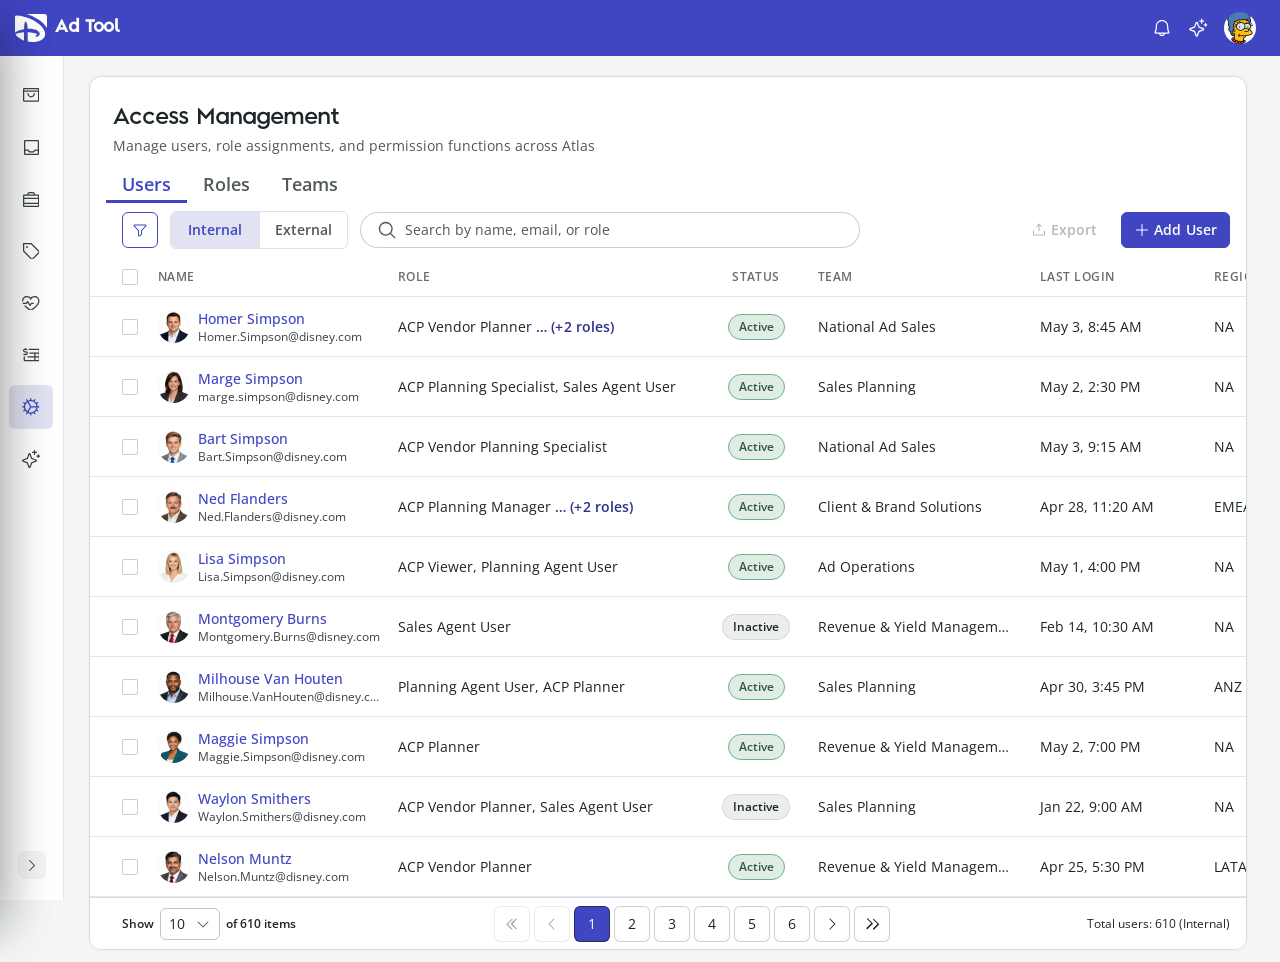
<file: public/v4.2/index.html>
<!DOCTYPE html>
<html lang="en">
<head>
  <meta charset="UTF-8">
  <meta name="viewport" content="width=device-width, initial-scale=1.0">
  <!-- Cache hygiene for the GitLab Pages deploy: V2 ships changes on most
       pushes, but the HTML itself has no query-string cache-buster (only
       the CSS/JS asset URLs do). Without these meta tags, a browser that
       cached an older HTML keeps loading the OLD asset version stamps and
       never sees the new CSS/JS. `no-cache` forces revalidation each
       visit, so the freshly deployed HTML is fetched and the up-to-date
       `?v=` busters on `styles.css` / `app.js` take effect.

       Scope: V2 only. Theme 1.0 (`public/index.html`) is untouched. -->
  <meta http-equiv="Cache-Control" content="no-cache, must-revalidate">
  <meta http-equiv="Pragma" content="no-cache">
  <title>Atlas — Access Management · V4.2 (ADS)</title>
  <script>
    /* V4.1 (2026-08-11): a complete, independent duplicate of the V4
       folder (`public/v4/`), taken at its latest state, so this build
       can evolve on its own without ever modifying or regressing V4 —
       see `public/version-config.js` for the shared version list/
       default-route entry and the root `public/index.html` redirect.
       This file, its sibling `app.js`/`styles.css`, and every relative
       asset path are all self-contained copies; nothing here is loaded
       from `../v4/`.

       `data-iam-version="v4"` below is intentionally left unchanged
       (NOT "v4.1"): it is purely an internal CSS-scoping hook used by
       THIS document's own (copied) `styles.css` — every
       `[data-iam-version="v4"]` selector in that file only ever
       matches within this document, so the value has no bearing on
       routing, the URL, or which build is active. Renaming it would
       require a large, purely-cosmetic find/replace across this
       folder's styles.css for zero functional or visual difference, so
       it was left as-is to minimize risk. */
    document.documentElement.setAttribute("data-theme", "ads-preview");
    document.documentElement.setAttribute("data-iam-version", "v4");
    document.documentElement.setAttribute("data-sidebar-collapsed", "true");
  </script>
  <!-- Open Sans — ADS Preview typography only. EDL Light/Dark continue
       to use InspireTWDC / MultiplaneTWDC Display via the :root --ff token.
       The font only becomes active when [data-theme="ads-preview"] remaps
       --ff to the Open Sans stack; under EDL themes this is inert weight in
       the cache and never renders. preconnect hints shave off the TLS round
       trip when a user first switches to ADS Preview. -->
  <link rel="preconnect" href="https://fonts.googleapis.com">
  <link rel="preconnect" href="https://fonts.gstatic.com" crossorigin>
  <link rel="stylesheet" href="https://fonts.googleapis.com/css2?family=Open+Sans:wght@400;500;600;700&display=swap">
  <link rel="stylesheet" href="styles.css?v=20261005v42b">
  <link rel="stylesheet" href="vnav.css?v=20261005v42">
  <!-- Redline Mode (V4.1 only — inspection-only DOM/CSS overlay, invisible
       until toggled from the profile menu or ⌘D/Ctrl+D; see redline.js).
       Not present in public/v4/. -->
  <link rel="stylesheet" href="redline.css?v=20261005v42">
  <!-- HARPS / ADS visual extensions. Linked last so it can match
       styles.css specificity (same `html[data-iam-version="v4"]` scope
       + one extra class) without adding more !important. -->
  <link rel="stylesheet" href="iam-ads-extensions.css?v=20261005v42brand">
</head>
<body>

<!-- ═══ NAV ═══ -->
<nav class="nav">
  <div class="nav-l">
    <div class="nav-mod">
      <div class="nav-logo-group">
        <!-- ═══ ATLAS BRAND (V4 R40) ═══
             Two-part composition sourced directly from the Q2C-Design —
             ATLAS Figma node 3606:51559. The D-glyph is inlined as SVG
             (was an <img> in R39, which broke CSS color inheritance —
             img-loaded SVGs can't cascade parent `color` into their
             `currentColor` fills, so the R39 render showed a black
             glyph on the indigo bar). Inline SVG lets the parent's
             `color: #fff` reach the path's `fill: currentColor` and
             paints the glyph white per Figma.

             Anatomy:
               • .atlas-brand-rail  (64px, matches `.sidebar`'s collapsed
                 width) — centers .atlas-brand-glyph exactly where it
                 already rendered, but as a real rail column instead of
                 a `.nav` padding approximation (Final-QA: product-name
                 horizontal position correction)
               • .atlas-brand-glyph (32×28, node 3606:51561)   — white
               • .atlas-brand-text  (MultiplaneTWDC 18/24 white, node 3606:51562)
                 — begins 16px after the RAIL's right edge (not the
                 glyph's), so it clears the 64px rail guide instead of
                 sitting 8px inside it

             Product name ("Ad Console"): `id="navBrandLink"` /
             `id="navBrandText"` let `initProductNameText()` in app.js
             set the aria-label and visible text from the single shared
             `window.IAM_PRODUCT_NAME` constant. The literal text below
             is only a no-JS fallback and is kept in sync with that
             constant by hand — it is not a second source of truth. -->
        <a href="slides.html" class="nav-logo-link atlas-brand" id="navBrandLink" aria-label="Ad Tool home">
          <span class="atlas-brand-rail" aria-hidden="true">
            <svg class="atlas-brand-glyph" xmlns="http://www.w3.org/2000/svg" viewBox="0 0 32 28" width="32" height="28" fill="currentColor" aria-hidden="true"><path d="M8.97945 21.0995C8.98713 19.6954 9.01527 18.3096 9.01527 18.3096C9.01527 18.3096 7.65134 18.4084 6.71475 18.5124C5.52227 18.6424 3.27805 19.0376 1.98321 19.5056C1.5968 19.646 0.806078 19.9814 0.736985 20.3871C0.665334 20.8083 0.921231 21.1359 1.20784 21.4765C1.37417 21.6741 2.3082 22.5867 2.56921 22.8103C3.66701 23.7411 5.89588 25.179 7.53619 25.8784C8.09916 26.115 9.03319 26.4556 9.03319 26.4556C9.03319 26.4556 8.96921 23.7567 8.97945 21.0995ZM27.4425 13.5385C24.5176 9.71382 19.502 6.57035 15.0903 4.72691C10.5865 2.84706 6.13387 1.76284 1.3537 1.58344C1.34602 1.58344 1.33579 1.58344 1.32811 1.58344C0.601359 1.55483 0 2.14765 0 2.88346V19.0974C0.5988 18.0496 2.0958 17.2566 3.1501 16.7886C3.992 16.4116 6.60728 15.5431 7.69484 15.3819C8.2092 15.3065 9.00504 15.1609 9.05366 15.1297C9.07413 15.1141 9.08693 15.1011 9.10228 15.0829C9.12787 15.0465 9.11763 14.6071 9.16114 13.4423C9.24558 11.2062 9.37353 10.499 9.52195 9.66701C9.57825 9.34981 9.86229 8.11738 10.1028 7.79757C10.2615 7.58177 10.5404 7.59737 10.7682 7.74037C12.0144 8.52819 12.3931 11.2582 12.4852 12.6467C12.5415 13.4943 12.5697 14.7657 12.5697 14.7657C12.5697 14.7657 14.0002 14.7241 14.8779 14.7475C15.7326 14.7683 16.6743 14.9061 17.5623 15.0491C18.6984 15.2337 20.912 15.7251 22.1812 16.3778C23.2278 16.916 24.2054 17.8234 24.5227 18.7828C24.817 19.6642 24.7735 20.2726 24.3256 21.0657C23.5835 22.3787 21.5338 23.3459 20.1954 22.2929C20.0649 22.1863 20.0726 21.9991 20.1647 21.8717C20.2006 21.8249 20.7072 21.5519 21.0066 21.3933C21.1576 21.3101 21.2804 21.2217 21.3982 21.1125C21.6464 20.8889 21.869 20.6445 21.846 20.3585C21.8127 19.9866 21.4238 19.7552 21.0553 19.6096C19.3228 18.9102 15.8605 18.3304 14.187 18.229C13.5319 18.19 12.6004 18.1562 12.6004 18.1562L12.7974 27.5398C12.7974 27.5398 13.5677 27.6906 14.1742 27.7894C14.5222 27.844 15.9962 27.9766 16.3902 27.987C19.374 28.0676 22.7058 27.7972 25.4439 26.4816C26.6466 25.907 27.7495 25.192 28.5838 24.2221C29.6841 22.9403 30.2599 21.1853 30.1089 19.3522C29.9375 17.3606 28.5505 14.9841 27.4425 13.5385ZM29.4206 0H11.1418C11.5359 0.109202 11.9299 0.226205 12.324 0.348408C14.3021 0.956821 16.8944 1.97604 18.7906 2.90426C20.1519 3.57248 22.2964 4.79711 23.5016 5.59792C23.8829 5.85273 26.1041 7.51157 26.4496 7.80277C27.1712 8.40079 28.1129 9.26141 28.7936 9.95042C29.8556 11.0216 31.1274 12.5505 32 13.9493V2.62086C32 1.17263 30.8459 0 29.4206 0Z"/></svg>
          </span>
          <span class="atlas-brand-text" id="navBrandText">Ad Tool</span>
        </a>
        <span class="nav-divider"></span>
      </div>
    </div>
  </div>
  <div class="nav-c">
    <a href="#" class="nav-a">Sales</a>
    <a href="#" class="nav-a">Planning <svg class="nav-chev" width="16" height="16" viewBox="0 0 256 256" fill="currentColor" aria-hidden="true"><path d="M213.66,101.66l-80,80a8,8,0,0,1-11.32,0l-80-80A8,8,0,0,1,53.66,90.34L128,164.69l74.34-74.35a8,8,0,0,1,11.32,11.32Z"/></svg></a>
    <a href="#" class="nav-a">Ad Ops <svg class="nav-chev" width="16" height="16" viewBox="0 0 256 256" fill="currentColor" aria-hidden="true"><path d="M213.66,101.66l-80,80a8,8,0,0,1-11.32,0l-80-80A8,8,0,0,1,53.66,90.34L128,164.69l74.34-74.35a8,8,0,0,1,11.32,11.32Z"/></svg></a>
    <a href="#" class="nav-a">Billing <svg class="nav-chev" width="16" height="16" viewBox="0 0 256 256" fill="currentColor" aria-hidden="true"><path d="M213.66,101.66l-80,80a8,8,0,0,1-11.32,0l-80-80A8,8,0,0,1,53.66,90.34L128,164.69l74.34-74.35a8,8,0,0,1,11.32,11.32Z"/></svg></a>
    <a href="#" class="nav-a on">Admin <svg class="nav-chev" width="16" height="16" viewBox="0 0 256 256" fill="currentColor" aria-hidden="true"><path d="M213.66,101.66l-80,80a8,8,0,0,1-11.32,0l-80-80A8,8,0,0,1,53.66,90.34L128,164.69l74.34-74.35a8,8,0,0,1,11.32,11.32Z"/></svg></a>
  </div>
  <div class="nav-r">
    <!-- Notification button. Two icon glyphs co-exist; CSS shows one per theme:
         • `nav-bell-img` — legacy EDL Light/Dark asset (`nav/bell.svg`). Unchanged
           from the original committed design. Hidden under ADS Preview.
         • `nav-ico-bell` — Ads DS inline SVG, shown only in ADS Preview. -->
    <button class="nav-r-btn" aria-label="Notifications">
      <img class="nav-bell-img" src="../nav/bell.svg" alt="" width="24" height="24">
      <!-- ADS DS Bell — sourced from Figma node 3606:51541 (Q2C Nav) so the
           icon renders at its native 20×20 viewBox, matching the utility-slot
           spec. Old EDL bell path is kept as an <img> sibling above; the CSS
           theme swap in nav.css hides one or the other per active theme. -->
      <svg class="nav-ico nav-ico-bell" xmlns="http://www.w3.org/2000/svg" width="20" height="20" viewBox="0 0 20 20" fill="none" aria-hidden="true">
        <path d="M17.3281 13.7453C16.8945 12.9984 16.25 10.8852 16.25 8.125C16.25 6.4674 15.5915 4.87769 14.4194 3.70558C13.2473 2.53348 11.6576 1.875 10 1.875C8.34241 1.875 6.7527 2.53348 5.58059 3.70558C4.40849 4.87769 3.75001 6.4674 3.75001 8.125C3.75001 10.8859 3.1047 12.9984 2.6711 13.7453C2.56038 13.9352 2.50168 14.1509 2.50092 14.3707C2.50017 14.5905 2.55739 14.8066 2.66681 14.9973C2.77623 15.1879 2.93398 15.3463 3.12415 15.4565C3.31433 15.5667 3.53021 15.6248 3.75001 15.625H6.93829C7.08249 16.3306 7.46597 16.9647 8.02386 17.4201C8.58176 17.8756 9.27983 18.1243 10 18.1243C10.7202 18.1243 11.4183 17.8756 11.9762 17.4201C12.5341 16.9647 12.9175 16.3306 13.0617 15.625H16.25C16.4697 15.6247 16.6855 15.5665 16.8756 15.4562C17.0657 15.346 17.2233 15.1875 17.3326 14.9969C17.442 14.8063 17.4991 14.5903 17.4983 14.3705C17.4975 14.1508 17.4388 13.9351 17.3281 13.7453ZM10 16.875C9.61237 16.8749 9.23429 16.7546 8.91782 16.5308C8.60135 16.3069 8.36204 15.9905 8.23282 15.625H11.7672C11.638 15.9905 11.3987 16.3069 11.0822 16.5308C10.7657 16.7546 10.3877 16.8749 10 16.875ZM3.75001 14.375C4.35157 13.3406 5.00001 10.9438 5.00001 8.125C5.00001 6.79892 5.52679 5.52715 6.46448 4.58947C7.40216 3.65178 8.67393 3.125 10 3.125C11.3261 3.125 12.5979 3.65178 13.5355 4.58947C14.4732 5.52715 15 6.79892 15 8.125C15 10.9414 15.6469 13.3383 16.25 14.375H3.75001Z" fill="currentColor"/>
      </svg>
    </button>
    <!-- Utility slot #2 — the Q2C Figma reference (node 3606:51568) shows the
         ADS Sparkle glyph in this position (star, rate, ratings, favorites).
         The V4 R33 forked SVG below is the exact ADS Sparkle from Figma
         node 3606:51550. The class name is kept as `nav-ico-dots` for
         backwards compatibility with the V3 EDL CSS rules that reference
         it — under EDL themes on V3, the dots SVG still renders. Under
         ADS Preview / V4, this Sparkle renders per the Figma spec. -->
    <button class="nav-r-btn nav-r-btn-dots" aria-label="Assistant">
      <svg class="nav-ico nav-ico-dots" xmlns="http://www.w3.org/2000/svg" width="20" height="20" viewBox="0 0 20 20" fill="none" aria-hidden="true">
        <path d="M15.4359 10.0828L11.4063 8.59375L9.92189 4.56094C9.83398 4.32213 9.67494 4.11604 9.46623 3.97046C9.25751 3.82488 9.00917 3.74682 8.7547 3.74682C8.50023 3.74682 8.25188 3.82488 8.04317 3.97046C7.83445 4.11604 7.67541 4.32213 7.58751 4.56094L6.09376 8.59375L2.06095 10.0781C1.82214 10.166 1.61605 10.3251 1.47047 10.5338C1.32489 10.7425 1.24683 10.9908 1.24683 11.2453C1.24683 11.4998 1.32489 11.7481 1.47047 11.9568C1.61605 12.1656 1.82214 12.3246 2.06095 12.4125L6.09376 13.9062L7.57814 17.9391C7.66604 18.1779 7.82508 18.384 8.03379 18.5295C8.24251 18.6751 8.49085 18.7532 8.74532 18.7532C8.99979 18.7532 9.24814 18.6751 9.45685 18.5295C9.66557 18.384 9.82461 18.1779 9.91251 17.9391L11.4063 13.9062L15.4391 12.4219C15.6779 12.334 15.884 12.1749 16.0296 11.9662C16.1751 11.7575 16.2532 11.5092 16.2532 11.2547C16.2532 11.0002 16.1751 10.7519 16.0296 10.5432C15.884 10.3344 15.6779 10.1754 15.4391 10.0875L15.4359 10.0828ZM10.7031 12.8297C10.6183 12.861 10.5413 12.9103 10.4773 12.9742C10.4134 13.0381 10.3641 13.1152 10.3328 13.2L8.75001 17.4883L7.17032 13.2031C7.13911 13.1174 7.0895 13.0395 7.02498 12.975C6.96047 12.9105 6.88262 12.8609 6.79689 12.8297L2.51173 11.25L6.79689 9.67031C6.88262 9.6391 6.96047 9.58949 7.02498 9.52497C7.0895 9.46046 7.13911 9.38261 7.17032 9.29688L8.75001 5.01172L10.3297 9.29688C10.361 9.38171 10.4103 9.45875 10.4742 9.52269C10.5381 9.58662 10.6152 9.63592 10.7 9.66719L14.9883 11.25L10.7031 12.8297ZM11.25 3.125C11.25 2.95924 11.3159 2.80027 11.4331 2.68306C11.5503 2.56585 11.7092 2.5 11.875 2.5H13.125V1.25C13.125 1.08424 13.1909 0.925268 13.3081 0.808058C13.4253 0.690848 13.5842 0.625 13.75 0.625C13.9158 0.625 14.0747 0.690848 14.192 0.808058C14.3092 0.925268 14.375 1.08424 14.375 1.25V2.5H15.625C15.7908 2.5 15.9497 2.56585 16.067 2.68306C16.1842 2.80027 16.25 2.95924 16.25 3.125C16.25 3.29076 16.1842 3.44973 16.067 3.56694C15.9497 3.68415 15.7908 3.75 15.625 3.75H14.375V5C14.375 5.16576 14.3092 5.32473 14.192 5.44194C14.0747 5.55915 13.9158 5.625 13.75 5.625C13.5842 5.625 13.4253 5.55915 13.3081 5.44194C13.1909 5.32473 13.125 5.16576 13.125 5V3.75H11.875C11.7092 3.75 11.5503 3.68415 11.4331 3.56694C11.3159 3.44973 11.25 3.29076 11.25 3.125ZM19.375 6.875C19.375 7.04076 19.3092 7.19973 19.192 7.31694C19.0747 7.43415 18.9158 7.5 18.75 7.5H18.125V8.125C18.125 8.29076 18.0592 8.44973 17.942 8.56694C17.8247 8.68415 17.6658 8.75 17.5 8.75C17.3342 8.75 17.1753 8.68415 17.0581 8.56694C16.9409 8.44973 16.875 8.29076 16.875 8.125V7.5H16.25C16.0842 7.5 15.9253 7.43415 15.8081 7.31694C15.6909 7.19973 15.625 7.04076 15.625 6.875C15.625 6.70924 15.6909 6.55027 15.8081 6.43306C15.9253 6.31585 16.0842 6.25 16.25 6.25H16.875V5.625C16.875 5.45924 16.9409 5.30027 17.0581 5.18306C17.1753 5.06585 17.3342 5 17.5 5C17.6658 5 17.8247 5.06585 17.942 5.18306C18.0592 5.30027 18.125 5.45924 18.125 5.625V6.25H18.75C18.9158 6.25 19.0747 6.31585 19.192 6.43306C19.3092 6.55027 19.375 6.70924 19.375 6.875Z" fill="currentColor"/>
      </svg>
    </button>
    <div class="user-menu" id="userMenu">
      <!-- Final-QA: top-nav avatar, sourced from the Marge image uploaded
           in chat (public/nav/avatar-marge.png, V4-only). Figma node
           1003:18296 ("Navigation" → utilities → "avatar") defines this
           slot as an `<ellipse>` (a true circle) at 32×32 with no
           ring/border/background — the character fills the visible
           circle, nothing else. The uploaded source PNG is a 1024×1024
           square canvas with a lot of white margin around Marge's face,
           so it is pre-cropped tight to her face's own bounding box
           (removing that margin) before being saved here at 128×128
           (4x the 32px CSS size, for crisp retina rendering) — `object-
           fit: cover` on an already-tight square crop then fills the
           circle with Marge, not a mostly-empty ring. V1/V2/V3/DCM keep
           using the original ../nav/avatar.png; this asset is V4-only. -->
      <button class="nav-r-btn" id="userMenuTrigger" aria-label="User menu" aria-haspopup="menu" aria-expanded="false"><img src="../nav/avatar-marge.png" alt="" class="nav-avatar-img"></button>
      <div class="user-menu-pop" id="userMenuPop" role="menu" aria-labelledby="userMenuTrigger">
        <div class="user-menu-hdr">
          <div class="user-menu-name">Simpson, Marge</div>
          <div class="user-menu-email">marge.simpson@disney.com</div>
        </div>
        <div class="user-menu-sep"></div>
        <!-- 2026-08-11: the trailing right-facing chevron (`.user-menu-chev`,
             purely decorative/aria-hidden) has been removed from this row
             only — Theme below still keeps its chevron. `.user-menu-label`
             is `flex: 1 1 auto` (see styles.css), so with no icon sibling
             it now simply fills the row edge-to-edge; no extra CSS/markup
             was needed to close the gap or re-left-align the label with
             "Log Out" below. The row's `aria-haspopup`/`aria-expanded`
             (kept below) are what actually drive assistive-tech "has a
             submenu" semantics — the chevron glyph was never part of the
             accessible name or state, so removing it has no a11y impact. -->
        <div class="user-menu-row has-sub" id="userMenuVersion" role="menuitem" tabindex="-1" aria-haspopup="menu" aria-expanded="false">
          <span class="user-menu-label">Version</span>
          <!-- Populated at load time by `renderVersionSubmenu()` in app.js
               from the shared `window.IAM_VERSIONS` list (../version-config.js)
               so every build (v1–v4) always lists every version — this
               static markup is just a no-JS-safe placeholder. -->
          <div class="user-menu-sub" role="menu" aria-label="Version">
            <div class="user-menu-sub-item is-selected" role="menuitemradio" aria-checked="true" data-version="4.2 (ADS)" data-version-href="./" tabindex="-1">4.2 (ADS)</div>
          </div>
        </div>
        <div class="user-menu-row has-sub" id="userMenuTheme" role="menuitem" tabindex="-1" aria-haspopup="menu" aria-expanded="false">
          <span class="user-menu-label">Theme</span>
          <svg class="user-menu-chev" width="16" height="16" viewBox="0 0 256 256" fill="currentColor" aria-hidden="true"><path d="M181.66,133.66l-80,80a8,8,0,0,1-11.32-11.32L164.69,128,90.34,53.66a8,8,0,0,1,11.32-11.32l80,80A8,8,0,0,1,181.66,133.66Z"/></svg>
          <div class="user-menu-sub" role="menu" aria-label="Theme">
            <div class="user-menu-sub-item is-selected" role="menuitemradio" aria-checked="true" data-theme="light" tabindex="-1">EDL Light</div>
            <div class="user-menu-sub-item" role="menuitemradio" aria-checked="false" data-theme="dark" tabindex="-1">EDL Dark</div>
            <div class="user-menu-sub-item" role="menuitemradio" aria-checked="false" data-theme="ads-preview" tabindex="-1">ADS Preview</div>
          </div>
        </div>
        <div class="user-menu-sep"></div>
        <!-- Redline Mode (V4.1 only — see redline.js/redline.css, loaded
             below). A plain checkable row like Log Out: no leading icon,
             no submenu chevron (`role="menuitemcheckbox"` conveys the
             on/off state instead), same height/padding/typography as
             every other row. The trailing shortcut hint is purely
             decorative (`aria-hidden`) — redline.js fills in the
             platform-correct glyph (⌘D / Ctrl+D) at load time and owns
             the click handler (toggles Redline Mode, then closes this
             menu) so no other file needs to know about Redline. -->
        <div class="user-menu-row" role="menuitemcheckbox" tabindex="-1" id="userMenuRedline" aria-checked="false">
          <span class="user-menu-label">Redline</span>
          <span class="user-menu-shortcut" aria-hidden="true">⌘D</span>
        </div>
        <div class="user-menu-sep"></div>
        <div class="user-menu-row" role="menuitem" tabindex="-1" id="userMenuLogout">
          <span class="user-menu-label">Log Out</span>
        </div>
      </div>
    </div>
  </div>
</nav>

<!-- ═══ GLOBAL PRODUCT NAV (shared Finance / Rate Card vnav shell) ═══
     Exact Atlas left rail from the Finance / Rate Card Manager
     implementation (Figma 595:6688 collapsed, 595:6725 expanded,
     597:6779 selected). Same eight destinations, same inline SVG
     glyphs, same click-only expand/collapse. IAM local navigation
     (Users / Roles / Teams) stays inside the page content.

     Active module is route-driven: this surface is the IAM / Admin
     destination, so Admin is selected on every IAM page. Finance,
     Rate cards, and the other placeholders stay at rest. -->
<aside class="vnav sidebar" id="sidebar" data-vnav aria-label="Primary navigation" data-redline-component="app-sidebar" data-ads-component="Sidebar">
  <ul class="vnav__items" role="list">
    <li class="vnav__item" data-route="orders" data-redline-nav-item>
      <a href="#orders" class="vnav__link" data-tooltip="Orders" aria-label="Orders">
        <span class="vnav__active-bar" aria-hidden="true"></span>
        <span class="vnav__icon" aria-hidden="true">
          <svg xmlns="http://www.w3.org/2000/svg" width="16.25" height="13.75" viewBox="0 0 16.25 13.75" fill="none"><path d="M15 0H1.25C0.918479 0 0.600537 0.131696 0.366116 0.366116C0.131696 0.600537 0 0.918479 0 1.25V12.5C0 12.8315 0.131696 13.1495 0.366116 13.3839C0.600537 13.6183 0.918479 13.75 1.25 13.75H15C15.3315 13.75 15.6495 13.6183 15.8839 13.3839C16.1183 13.1495 16.25 12.8315 16.25 12.5V1.25C16.25 0.918479 16.1183 0.600537 15.8839 0.366116C15.6495 0.131696 15.3315 0 15 0ZM15 1.25V2.5H1.25V1.25H15ZM15 12.5H1.25V3.75H15V12.5ZM11.875 5.625C11.875 6.61956 11.4799 7.57339 10.7767 8.27665C10.0734 8.97991 9.11956 9.375 8.125 9.375C7.13044 9.375 6.17661 8.97991 5.47335 8.27665C4.77009 7.57339 4.375 6.61956 4.375 5.625C4.375 5.45924 4.44085 5.30027 4.55806 5.18306C4.67527 5.06585 4.83424 5 5 5C5.16576 5 5.32473 5.06585 5.44194 5.18306C5.55915 5.30027 5.625 5.45924 5.625 5.625C5.625 6.28804 5.88839 6.92393 6.35723 7.39277C6.82607 7.86161 7.46196 8.125 8.125 8.125C8.78804 8.125 9.42393 7.86161 9.89277 7.39277C10.3616 6.92393 10.625 6.28804 10.625 5.625C10.625 5.45924 10.6908 5.30027 10.8081 5.18306C10.9253 5.06585 11.0842 5 11.25 5C11.4158 5 11.5747 5.06585 11.6919 5.18306C11.8092 5.30027 11.875 5.45924 11.875 5.625Z" fill="currentColor"/></svg>
        </span>
        <span class="vnav__label">Orders</span>
      </a>
    </li>
    <li class="vnav__item" data-route="inventory" data-redline-nav-item>
      <a href="#inventory" class="vnav__link" data-tooltip="Inventory" aria-label="Inventory">
        <span class="vnav__active-bar" aria-hidden="true"></span>
        <span class="vnav__icon" aria-hidden="true">
          <svg xmlns="http://www.w3.org/2000/svg" width="15" height="15" viewBox="0 0 15 15" fill="none"><path d="M13.75 0H1.25C0.918479 0 0.600537 0.131696 0.366116 0.366116C0.131696 0.600537 0 0.918479 0 1.25V13.75C0 14.0815 0.131696 14.3995 0.366116 14.6339C0.600537 14.8683 0.918479 15 1.25 15H13.75C14.0815 15 14.3995 14.8683 14.6339 14.6339C14.8683 14.3995 15 14.0815 15 13.75V1.25C15 0.918479 14.8683 0.600537 14.6339 0.366116C14.3995 0.131696 14.0815 0 13.75 0ZM13.75 1.25V9.375H11.5078C11.3437 9.37458 11.1812 9.40675 11.0297 9.46965C10.8781 9.53255 10.7406 9.62492 10.625 9.74141L9.11641 11.25H5.88359L4.375 9.74141C4.25935 9.62483 4.12168 9.5324 3.96999 9.4695C3.8183 9.4066 3.65562 9.37448 3.49141 9.375H1.25V1.25H13.75ZM13.75 13.75H1.25V10.625H3.49141L5 12.1336C5.11565 12.2502 5.25332 12.3426 5.40501 12.4055C5.5567 12.4684 5.71938 12.5005 5.88359 12.5H9.11641C9.28062 12.5005 9.4433 12.4684 9.59499 12.4055C9.74668 12.3426 9.88435 12.2502 10 12.1336L11.5086 10.625H13.75V13.75Z" fill="currentColor"/></svg>
        </span>
        <span class="vnav__label">Inventory</span>
      </a>
    </li>
    <li class="vnav__item" data-route="targeting" data-redline-nav-item>
      <a href="#targeting" class="vnav__link" data-tooltip="Targeting" aria-label="Targeting">
        <span class="vnav__active-bar" aria-hidden="true"></span>
        <span class="vnav__icon" aria-hidden="true">
          <svg xmlns="http://www.w3.org/2000/svg" width="16.25" height="15" viewBox="0 0 16.25 15" fill="none"><path d="M15 2.5H11.875V1.875C11.875 1.37772 11.6775 0.900806 11.3258 0.549175C10.9742 0.197544 10.4973 0 10 0H6.25C5.75272 0 5.27581 0.197544 4.92417 0.549175C4.57254 0.900806 4.375 1.37772 4.375 1.875V2.5H1.25C0.918479 2.5 0.600537 2.6317 0.366116 2.86612C0.131696 3.10054 0 3.41848 0 3.75V13.75C0 14.0815 0.131696 14.3995 0.366116 14.6339C0.600537 14.8683 0.918479 15 1.25 15H15C15.3315 15 15.6495 14.8683 15.8839 14.6339C16.1183 14.3995 16.25 14.0815 16.25 13.75V3.75C16.25 3.41848 16.1183 3.10054 15.8839 2.86612C15.6495 2.6317 15.3315 2.5 15 2.5ZM1.25 6.875H15V10.625H1.25V6.875ZM5.625 1.875C5.625 1.70924 5.69085 1.55027 5.80806 1.43306C5.92527 1.31585 6.08424 1.25 6.25 1.25H10C10.1658 1.25 10.3247 1.31585 10.4419 1.43306C10.5592 1.55027 10.625 1.70924 10.625 1.875V2.5H5.625V1.875ZM15 3.75V5.625H1.25V3.75H15ZM15 13.75H1.25V11.875H15V13.75Z" fill="currentColor"/></svg>
        </span>
        <span class="vnav__label">Targeting</span>
      </a>
    </li>
    <li class="vnav__item" data-route="pricing" data-redline-nav-item>
      <a href="#pricing" class="vnav__link" data-tooltip="Rate cards" aria-label="Rate cards">
        <span class="vnav__active-bar" aria-hidden="true"></span>
        <span class="vnav__icon" aria-hidden="true">
          <svg xmlns="http://www.w3.org/2000/svg" width="16.8748" height="16.8748" viewBox="0 0 16.8748 16.8748" fill="none"><path d="M16.5086 8.12501L8.75001 0.366412C8.63435 0.249834 8.49668 0.157407 8.34499 0.0945056C8.1933 0.0316038 8.03063 -0.000518312 7.86641 6.32418e-06H0.625006C0.459246 6.32418e-06 0.300275 0.0658545 0.183065 0.183065C0.0658545 0.300275 6.32418e-06 0.459246 6.32418e-06 0.625006V7.86641C-0.000518312 8.03063 0.0316038 8.1933 0.0945056 8.34499C0.157407 8.49668 0.249834 8.63435 0.366412 8.75001L8.12501 16.5086C8.24108 16.6247 8.3789 16.7168 8.53057 16.7796C8.68225 16.8425 8.84481 16.8748 9.00899 16.8748C9.17317 16.8748 9.33574 16.8425 9.48741 16.7796C9.63909 16.7168 9.7769 16.6247 9.89298 16.5086L16.5086 9.89298C16.6247 9.7769 16.7168 9.63909 16.7796 9.48741C16.8425 9.33574 16.8748 9.17317 16.8748 9.00899C16.8748 8.84481 16.8425 8.68225 16.7796 8.53057C16.7168 8.3789 16.6247 8.24108 16.5086 8.12501ZM9.0086 15.625L1.25001 7.86641V1.25001H7.86641L15.625 9.0086L9.0086 15.625ZM5.00001 4.06251C5.00001 4.24793 4.94502 4.42918 4.84201 4.58335C4.739 4.73752 4.59258 4.85769 4.42127 4.92864C4.24997 4.9996 4.06147 5.01817 3.87961 4.98199C3.69775 4.94582 3.53071 4.85653 3.39959 4.72542C3.26848 4.59431 3.17919 4.42726 3.14302 4.2454C3.10685 4.06355 3.12541 3.87505 3.19637 3.70374C3.26733 3.53243 3.38749 3.38602 3.54166 3.283C3.69583 3.17999 3.87709 3.12501 4.06251 3.12501C4.31115 3.12501 4.5496 3.22378 4.72542 3.39959C4.90123 3.57541 5.00001 3.81387 5.00001 4.06251Z" fill="currentColor"/></svg>
        </span>
        <span class="vnav__label">Rate cards</span>
      </a>
    </li>
    <li class="vnav__item" data-route="brand-safety" data-redline-nav-item>
      <a href="#brand-safety" class="vnav__link" data-tooltip="Brand safety" aria-label="Brand safety">
        <span class="vnav__active-bar" aria-hidden="true"></span>
        <span class="vnav__icon" aria-hidden="true">
          <svg xmlns="http://www.w3.org/2000/svg" width="17.5" height="14.9996" viewBox="0 0 17.5 14.9996" fill="none"><path d="M4.375 8.125H1.25C1.08424 8.125 0.925268 8.05915 0.808058 7.94194C0.690848 7.82473 0.625 7.66576 0.625 7.5C0.625 7.33424 0.690848 7.17527 0.808058 7.05806C0.925268 6.94085 1.08424 6.875 1.25 6.875H4.04063L5.10469 5.27812C5.16174 5.1924 5.23909 5.12209 5.32987 5.07346C5.42064 5.02484 5.52202 4.99939 5.625 4.99939C5.72798 4.99939 5.82936 5.02484 5.92013 5.07346C6.01091 5.12209 6.08826 5.1924 6.14531 5.27812L8.125 8.24687L8.85469 7.15312C8.91181 7.06751 8.98919 6.99732 9.07996 6.9488C9.17073 6.90029 9.27208 6.87493 9.375 6.875H11.25C11.4158 6.875 11.5747 6.94085 11.6919 7.05806C11.8092 7.17527 11.875 7.33424 11.875 7.5C11.875 7.66576 11.8092 7.82473 11.6919 7.94194C11.5747 8.05915 11.4158 8.125 11.25 8.125H9.70937L8.64531 9.72188C8.58826 9.8076 8.51091 9.87791 8.42013 9.92654C8.32936 9.97516 8.22798 10.0006 8.125 10.0006C8.02202 10.0006 7.92064 9.97516 7.82987 9.92654C7.73909 9.87791 7.66174 9.8076 7.60469 9.72188L5.625 6.75156L4.89531 7.84531C4.83837 7.93122 4.76107 8.00171 4.67028 8.05051C4.5795 8.09931 4.47806 8.1249 4.375 8.125ZM12.6562 0C11.043 0 9.63047 0.69375 8.75 1.86641C7.86953 0.69375 6.45703 0 4.84375 0C3.55955 0.00144745 2.32837 0.512235 1.4203 1.4203C0.512235 2.32837 0.00144745 3.55955 0 4.84375C0 4.90234 0 4.96094 0 5.01953C0.00518001 5.18529 0.0759959 5.34221 0.196869 5.45575C0.317742 5.5693 0.478771 5.63018 0.644531 5.625C0.810292 5.61982 0.967205 5.549 1.08075 5.42813C1.1943 5.30726 1.25518 5.14623 1.25 4.98047C1.25 4.93516 1.25 4.88906 1.25 4.84375C1.25124 3.89101 1.63026 2.97765 2.30395 2.30395C2.97765 1.63026 3.89101 1.25124 4.84375 1.25C6.36328 1.25 7.63906 2.05938 8.17187 3.35938C8.21896 3.47401 8.29907 3.57205 8.40201 3.64105C8.50495 3.71005 8.62607 3.7469 8.75 3.7469C8.87393 3.7469 8.99505 3.71005 9.09799 3.64105C9.20093 3.57205 9.28104 3.47401 9.32812 3.35938C9.86094 2.05703 11.1367 1.25 12.6562 1.25C13.609 1.25124 14.5224 1.63026 15.196 2.30395C15.8697 2.97765 16.2488 3.89101 16.25 4.84375C16.25 9.03203 10.175 12.8242 8.75 13.6563C7.90391 13.1633 5.41953 11.625 3.54062 9.57734C3.48512 9.51681 3.41824 9.46781 3.34379 9.43312C3.26935 9.39844 3.18881 9.37876 3.10676 9.37521C3.02471 9.37165 2.94276 9.38429 2.8656 9.41241C2.78843 9.44052 2.71756 9.48356 2.65703 9.53906C2.5965 9.59457 2.54749 9.66145 2.51281 9.73589C2.47813 9.81034 2.45845 9.89088 2.45489 9.97293C2.45134 10.055 2.46398 10.1369 2.49209 10.2141C2.52021 10.2913 2.56325 10.3621 2.61875 10.4227C5.05391 13.0789 8.31641 14.8508 8.45391 14.925C8.54492 14.974 8.64665 14.9996 8.75 14.9996C8.85335 14.9996 8.95508 14.974 9.04609 14.925C9.39141 14.7391 17.5 10.3125 17.5 4.84375C17.4986 3.55955 16.9878 2.32837 16.0797 1.4203C15.1716 0.512235 13.9404 0.00144745 12.6562 0Z" fill="currentColor"/></svg>
        </span>
        <span class="vnav__label">Brand safety</span>
      </a>
    </li>
    <li class="vnav__item" data-route="finance" data-redline-nav-item>
      <a href="#" class="vnav__link" data-tooltip="Finance" aria-label="Finance">
        <span class="vnav__active-bar" aria-hidden="true"></span>
        <span class="vnav__icon" aria-hidden="true">
          <svg xmlns="http://www.w3.org/2000/svg" width="16.875" height="13.125" viewBox="0 0 16.875 13.125" fill="none"><path d="M0.9375 6.875C0.77174 6.875 0.612768 6.80915 0.495558 6.69194C0.378348 6.57473 0.3125 6.41576 0.3125 6.25C0.3125 6.08424 0.378348 5.92527 0.495558 5.80806C0.612768 5.69085 0.77174 5.625 0.9375 5.625H3.125C3.29076 5.625 3.44973 5.55915 3.56694 5.44194C3.68415 5.32473 3.75 5.16576 3.75 5C3.75 4.83424 3.68415 4.67527 3.56694 4.55806C3.44973 4.44085 3.29076 4.375 3.125 4.375H1.875C1.37772 4.375 0.900806 4.17746 0.549175 3.82583C0.197544 3.47419 0 2.99728 0 2.5C0 2.00272 0.197544 1.52581 0.549175 1.17417C0.900806 0.822544 1.37772 0.625 1.875 0.625C1.875 0.45924 1.94085 0.300269 2.05806 0.183058C2.17527 0.0658481 2.33424 0 2.5 0C2.66576 0 2.82473 0.0658481 2.94194 0.183058C3.05915 0.300269 3.125 0.45924 3.125 0.625H3.75C3.91576 0.625 4.07473 0.690848 4.19194 0.808058C4.30915 0.925269 4.375 1.08424 4.375 1.25C4.375 1.41576 4.30915 1.57473 4.19194 1.69194C4.07473 1.80915 3.91576 1.875 3.75 1.875H1.875C1.70924 1.875 1.55027 1.94085 1.43306 2.05806C1.31585 2.17527 1.25 2.33424 1.25 2.5C1.25 2.66576 1.31585 2.82473 1.43306 2.94194C1.55027 3.05915 1.70924 3.125 1.875 3.125H3.125C3.62228 3.125 4.09919 3.32254 4.45083 3.67417C4.80246 4.02581 5 4.50272 5 5C5 5.49728 4.80246 5.97419 4.45083 6.32583C4.09919 6.67746 3.62228 6.875 3.125 6.875C3.125 7.04076 3.05915 7.19973 2.94194 7.31694C2.82473 7.43415 2.66576 7.5 2.5 7.5C2.33424 7.5 2.17527 7.43415 2.05806 7.31694C1.94085 7.19973 1.875 7.04076 1.875 6.875H0.9375ZM16.875 1.25V11.875C16.875 12.2065 16.7433 12.5245 16.5089 12.7589C16.2745 12.9933 15.9565 13.125 15.625 13.125H1.875C1.54348 13.125 1.22554 12.9933 0.991116 12.7589C0.756696 12.5245 0.625 12.2065 0.625 11.875V8.75C0.625 8.58424 0.690848 8.42527 0.808058 8.30806C0.925268 8.19085 1.08424 8.125 1.25 8.125C1.41576 8.125 1.57473 8.19085 1.69194 8.30806C1.80915 8.42527 1.875 8.58424 1.875 8.75V11.875H11.25V9.375H5C4.83424 9.375 4.67527 9.30915 4.55806 9.19194C4.44085 9.07473 4.375 8.91576 4.375 8.75C4.375 8.58424 4.44085 8.42527 4.55806 8.30806C4.67527 8.19085 4.83424 8.125 5 8.125H11.25V5.625H6.875C6.70924 5.625 6.55027 5.55915 6.43306 5.44194C6.31585 5.32473 6.25 5.16576 6.25 5C6.25 4.83424 6.31585 4.67527 6.43306 4.55806C6.55027 4.44085 6.70924 4.375 6.875 4.375H15.625V1.875H6.25C6.08424 1.875 5.92527 1.80915 5.80806 1.69194C5.69085 1.57473 5.625 1.41576 5.625 1.25C5.625 1.08424 5.69085 0.925269 5.80806 0.808058C5.92527 0.690848 6.08424 0.625 6.25 0.625H16.25C16.4158 0.625 16.5747 0.690848 16.6919 0.808058C16.8092 0.925269 16.875 1.08424 16.875 1.25ZM12.5 8.125H15.625V5.625H12.5V8.125ZM15.625 11.875V9.375H12.5V11.875H15.625Z" fill="currentColor"/></svg>
        </span>
        <span class="vnav__label">Finance</span>
      </a>
    </li>
    <li class="vnav__item vnav__item--active" data-route="admin" data-redline-nav-item>
      <a href="#" class="vnav__link" data-tooltip="Admin" aria-label="Admin" aria-current="page">
        <span class="vnav__active-bar" aria-hidden="true"></span>
        <span class="vnav__icon" aria-hidden="true">
          <svg xmlns="http://www.w3.org/2000/svg" width="17.5" height="17.5" viewBox="0 0 17.5 17.5" fill="none"><path d="M16.875 8.125H15.5961C15.5258 7.34373 15.3213 6.58045 14.9914 5.86875L16.0992 5.22891C16.2428 5.14603 16.3476 5.0095 16.3905 4.84936C16.4334 4.68922 16.411 4.51859 16.3281 4.375C16.2452 4.23141 16.1087 4.12663 15.9486 4.0837C15.7884 4.04077 15.6178 4.06321 15.4742 4.14609L14.3648 4.78672C13.9116 4.1468 13.3532 3.58836 12.7133 3.13516L13.3539 2.02578C13.4368 1.88219 13.4592 1.71156 13.4163 1.55142C13.3734 1.39128 13.2686 1.25476 13.125 1.17188C12.9814 1.08899 12.8108 1.06655 12.6506 1.10948C12.4905 1.15241 12.354 1.25719 12.2711 1.40078L11.6313 2.50859C10.9196 2.17874 10.1563 1.97417 9.375 1.90391V0.625C9.375 0.45924 9.30915 0.300268 9.19194 0.183058C9.07473 0.065848 8.91576 0 8.75 0C8.58424 0 8.42527 0.065848 8.30806 0.183058C8.19085 0.300268 8.125 0.45924 8.125 0.625V1.90391C7.34373 1.97417 6.58045 2.17874 5.86875 2.50859L5.22891 1.40078C5.18787 1.32968 5.13323 1.26736 5.06811 1.21738C5.00298 1.1674 4.92865 1.13073 4.84936 1.10948C4.77007 1.08822 4.68737 1.08279 4.60597 1.0935C4.52458 1.1042 4.4461 1.13084 4.375 1.17188C4.23141 1.25476 4.12663 1.39128 4.0837 1.55142C4.04077 1.71156 4.06321 1.88219 4.14609 2.02578L4.78672 3.13516C4.1468 3.58836 3.58836 4.1468 3.13516 4.78672L2.02578 4.14609C1.88219 4.06321 1.71156 4.04077 1.55142 4.0837C1.39128 4.12663 1.25476 4.23141 1.17188 4.375C1.08899 4.51859 1.06655 4.68922 1.10948 4.84936C1.15241 5.0095 1.25719 5.14603 1.40078 5.22891L2.50859 5.86875C2.17874 6.58045 1.97417 7.34373 1.90391 8.125H0.625C0.45924 8.125 0.300268 8.19085 0.183058 8.30806C0.065848 8.42527 0 8.58424 0 8.75C0 8.91576 0.065848 9.07473 0.183058 9.19194C0.300268 9.30915 0.45924 9.375 0.625 9.375H1.90391C1.97417 10.1563 2.17874 10.9196 2.50859 11.6313L1.40078 12.2711C1.28156 12.3399 1.18837 12.446 1.13567 12.5732C1.08297 12.7003 1.07371 12.8413 1.10933 12.9742C1.14495 13.1072 1.22345 13.2247 1.33265 13.3084C1.44185 13.3922 1.57565 13.4376 1.71328 13.4375C1.82302 13.4378 1.93087 13.409 2.02578 13.3539L3.13516 12.7133C3.58836 13.3532 4.1468 13.9116 4.78672 14.3648L4.14609 15.4742C4.06321 15.6178 4.04077 15.7884 4.0837 15.9486C4.12663 16.1087 4.23141 16.2452 4.375 16.3281C4.51859 16.411 4.68922 16.4334 4.84936 16.3905C5.0095 16.3476 5.14603 16.2428 5.22891 16.0992L5.86875 14.9914C6.58045 15.3213 7.34373 15.5258 8.125 15.5961V16.875C8.125 17.0408 8.19085 17.1997 8.30806 17.3169C8.42527 17.4342 8.58424 17.5 8.75 17.5C8.91576 17.5 9.07473 17.4342 9.19194 17.3169C9.30915 17.1997 9.375 17.0408 9.375 16.875V15.5961C10.1563 15.5258 10.9196 15.3213 11.6313 14.9914L12.2711 16.0992C12.354 16.2428 12.4905 16.3476 12.6506 16.3905C12.8108 16.4334 12.9814 16.411 13.125 16.3281C13.2686 16.2452 13.3734 16.1087 13.4163 15.9486C13.4592 15.7884 13.4368 15.6178 13.3539 15.4742L12.7133 14.3648C13.3532 13.9116 13.9116 13.3532 14.3648 12.7133L15.4742 13.3539C15.5453 13.395 15.6238 13.4216 15.7052 13.4323C15.7866 13.443 15.8693 13.4376 15.9486 13.4164C16.0279 13.3951 16.1022 13.3584 16.1673 13.3084C16.2325 13.2584 16.2871 13.1961 16.3281 13.125C16.4111 12.9815 16.4337 12.8109 16.3909 12.6508C16.3481 12.4907 16.2435 12.3541 16.1 12.2711L14.9922 11.6313C15.3218 10.9195 15.5261 10.1562 15.5961 9.375H16.875C17.0408 9.375 17.1997 9.30915 17.3169 9.19194C17.4342 9.07473 17.5 8.91576 17.5 8.75C17.5 8.58424 17.4342 8.42527 17.3169 8.30806C17.1997 8.19085 17.0408 8.125 16.875 8.125ZM8.75 3.125C10.133 3.12664 11.4671 3.6372 12.4979 4.55933C13.5287 5.48146 14.184 6.75067 14.3391 8.125H9.11094L6.49688 3.59766C7.20701 3.28554 7.97431 3.12458 8.75 3.125ZM3.125 8.75C3.12548 7.86887 3.33294 7.00018 3.73068 6.21394C4.12842 5.42769 4.7053 4.74587 5.41484 4.22344L8.02813 8.75L5.41484 13.2766C4.7053 12.7541 4.12842 12.0723 3.73068 11.2861C3.33294 10.4998 3.12548 9.63113 3.125 8.75ZM8.75 14.375C7.97458 14.3767 7.2073 14.217 6.49688 13.9062L9.11094 9.375H14.3391C14.184 10.7493 13.5287 12.0185 12.4979 12.9407C11.4671 13.8628 10.133 14.3734 8.75 14.375Z" fill="currentColor"/></svg>
        </span>
        <span class="vnav__label">Admin</span>
      </a>
    </li>
    <li class="vnav__item" data-route="planning-agent" data-redline-nav-item>
      <a href="#planning-agent" class="vnav__link" data-tooltip="Planning agent" aria-label="Planning agent">
        <span class="vnav__active-bar" aria-hidden="true"></span>
        <span class="vnav__icon" aria-hidden="true">
          <svg xmlns="http://www.w3.org/2000/svg" width="18.1282" height="18.1282" viewBox="0 0 18.1282 18.1282" fill="none"><path d="M14.1891 9.45781L10.1594 7.96875L8.67505 3.93594C8.58715 3.69713 8.42811 3.49104 8.2194 3.34546C8.01068 3.19988 7.76233 3.12182 7.50786 3.12182C7.25339 3.12182 7.00505 3.19988 6.79633 3.34546C6.58762 3.49104 6.42858 3.69713 6.34068 3.93594L4.84693 7.96875L0.814114 9.45312C0.575308 9.54103 0.369212 9.70007 0.223634 9.90878C0.0780551 10.1175 0 10.3658 0 10.6203C0 10.8748 0.0780551 11.1231 0.223634 11.3318C0.369212 11.5406 0.575308 11.6996 0.814114 11.7875L4.84693 13.2812L6.3313 17.3141C6.4192 17.5529 6.57824 17.759 6.78696 17.9045C6.99567 18.0501 7.24402 18.1282 7.49849 18.1282C7.75296 18.1282 8.00131 18.0501 8.21002 17.9045C8.41873 17.759 8.57777 17.5529 8.66568 17.3141L10.1594 13.2812L14.1922 11.7969C14.431 11.709 14.6371 11.5499 14.7827 11.3412C14.9283 11.1325 15.0064 10.8842 15.0064 10.6297C15.0064 10.3752 14.9283 10.1269 14.7827 9.91816C14.6371 9.70944 14.431 9.5504 14.1922 9.4625L14.1891 9.45781ZM9.4563 12.2047C9.37146 12.236 9.29442 12.2853 9.23049 12.3492C9.16655 12.4131 9.11725 12.4902 9.08599 12.575L7.50318 16.8633L5.92349 12.5781C5.89227 12.4924 5.84267 12.4145 5.77815 12.35C5.71364 12.2855 5.63578 12.2359 5.55005 12.2047L1.26489 10.625L5.55005 9.04531C5.63578 9.0141 5.71364 8.96449 5.77815 8.89997C5.84267 8.83546 5.89227 8.75761 5.92349 8.67188L7.50318 4.38672L9.08286 8.67188C9.11413 8.75671 9.16343 8.83375 9.22736 8.89769C9.2913 8.96162 9.36834 9.01092 9.45318 9.04219L13.7415 10.625L9.4563 12.2047ZM10.0032 2.5C10.0032 2.33424 10.069 2.17527 10.1862 2.05806C10.3034 1.94085 10.4624 1.875 10.6282 1.875H11.8782V0.625C11.8782 0.45924 11.944 0.300268 12.0612 0.183058C12.1784 0.065848 12.3374 0 12.5032 0C12.6689 0 12.8279 0.065848 12.9451 0.183058C13.0623 0.300268 13.1282 0.45924 13.1282 0.625V1.875H14.3782C14.5439 1.875 14.7029 1.94085 14.8201 2.05806C14.9373 2.17527 15.0032 2.33424 15.0032 2.5C15.0032 2.66576 14.9373 2.82473 14.8201 2.94194C14.7029 3.05915 14.5439 3.125 14.3782 3.125H13.1282V4.375C13.1282 4.54076 13.0623 4.69973 12.9451 4.81694C12.8279 4.93415 12.6689 5 12.5032 5C12.3374 5 12.1784 4.93415 12.0612 4.81694C11.944 4.69973 11.8782 4.54076 11.8782 4.375V3.125H10.6282C10.4624 3.125 10.3034 3.05915 10.1862 2.94194C10.069 2.82473 10.0032 2.66576 10.0032 2.5ZM18.1282 6.25C18.1282 6.41576 18.0623 6.57473 17.9451 6.69194C17.8279 6.80915 17.6689 6.875 17.5032 6.875H16.8782V7.5C16.8782 7.66576 16.8123 7.82473 16.6951 7.94194C16.5779 8.05915 16.4189 8.125 16.2532 8.125C16.0874 8.125 15.9284 8.05915 15.8112 7.94194C15.694 7.82473 15.6282 7.66576 15.6282 7.5V6.875H15.0032C14.8374 6.875 14.6784 6.80915 14.5612 6.69194C14.444 6.57473 14.3782 6.41576 14.3782 6.25C14.3782 6.08424 14.444 5.92527 14.5612 5.80806C14.6784 5.69085 14.8374 5.625 15.0032 5.625H15.6282V5C15.6282 4.83424 15.694 4.67527 15.8112 4.55806C15.9284 4.44085 16.0874 4.375 16.2532 4.375C16.4189 4.375 16.5779 4.44085 16.6951 4.55806C16.8123 4.67527 16.8782 4.83424 16.8782 5V5.625H17.5032C17.6689 5.625 17.8279 5.69085 17.9451 5.80806C18.0623 5.92527 18.1282 6.08424 18.1282 6.25Z" fill="currentColor"/></svg>
        </span>
        <span class="vnav__label">Planning agent</span>
      </a>
    </li>
  </ul>
  <button type="button" class="vnav__expand-target" data-action="vnav-expand" data-redline-expand-target aria-label="Expand navigation"></button>
  <div class="vnav__toggle-row" data-redline-collapse-row>
    <button type="button" class="vnav__close" data-action="vnav-toggle" data-redline-collapse-control aria-label="Collapse navigation" aria-expanded="false">
      <svg xmlns="http://www.w3.org/2000/svg" width="6.00067" height="11.0006" viewBox="0 0 6.00067 11.0006" fill="none" aria-hidden="true"><path d="M5.85414 10.1465C5.9006 10.193 5.93745 10.2481 5.96259 10.3088C5.98773 10.3695 6.00067 10.4346 6.00067 10.5003C6.00067 10.566 5.98773 10.631 5.96259 10.6917C5.93745 10.7524 5.9006 10.8076 5.85414 10.854C5.80769 10.9005 5.75254 10.9373 5.69184 10.9625C5.63115 10.9876 5.56609 11.0006 5.50039 11.0006C5.4347 11.0006 5.36964 10.9876 5.30895 10.9625C5.24825 10.9373 5.1931 10.9005 5.14664 10.854L0.146643 5.85403C0.100155 5.80759 0.0632757 5.75245 0.0381136 5.69175C0.0129514 5.63105 0 5.56599 0 5.50028C0 5.43457 0.0129514 5.36951 0.0381136 5.30881C0.0632757 5.24811 0.100155 5.19296 0.146643 5.14653L5.14664 0.146528C5.24046 0.0527077 5.36771 -2.61548e-09 5.50039 0C5.63308 2.61548e-09 5.76032 0.0527077 5.85414 0.146528C5.94796 0.240348 6.00067 0.367596 6.00067 0.500278C6.00067 0.63296 5.94796 0.760208 5.85414 0.854028L1.20727 5.50028L5.85414 10.1465Z" fill="currentColor"/></svg>
    </button>
  </div>
</aside>
<!-- Legacy hover-zone strip. 2026-07-08 click-only revision keeps
     the element in the DOM (so CSS selectors + tests still resolve)
     but sets [hidden] permanently in setVnavPinned() and hides it
     with display:none in styles.css. Do not remove; JS listeners
     reference the class name for defensive cleanup. -->

<div class="vnav__hover-zone" data-vnav-hover-zone aria-hidden="true" hidden></div>

<!-- ═══ PAGE ═══ -->
<main class="page">
  <div class="card">
    <!-- Tabs — Figma 770:17428 / 770:19301 / 770:20032
         Final tab order (2026-06-07 — Tatiana direction, Frances QA):
           1. Users → #usersPanel  (Figma 770:17428)
           2. Roles → #rolesPanel  (Figma 770:19301)
           3. Teams → #teamsPanel  (read-only browse + Edit Team)
         The standalone Functions / Permission Catalog tab was removed
         in this phase — the role/permission matrix lives inside Edit
         Role. Visual treatment is identical across all three
         (inactive = muted, active = brand text + indigo underline). -->
    <!-- ═══ TABLE CARD (V4 R38 — Rate Card parity) ═══
         The tabs + all three panels (Users/Roles/Teams) live inside a
         single elevated white card so the surface reads as one unit,
         matching the Rate Card Manager table treatment: 16px rounded
         corners, subtle box-shadow, hairline border, gray canvas
         behind. All internal chrome (tabs, toolbar, table, pagination)
         clips cleanly inside the card via `overflow: hidden`. -->
    <div class="v4-card" data-iam-tab="users">
    <div class="iam-card-header hdr">
      <div class="iam-title-row">
        <h1 class="iam-page-title">Access Management</h1>
        <div class="iam-title-actions">
          <button class="btn-ghost" id="rolesCreateBtn" type="button"
                  aria-label="Create role" data-tooltip="Create role"
                  data-ads-component="button" data-ads-variant="primary" data-ads-size="md">
            <svg width="16" height="16" viewBox="0 0 256 256" fill="currentColor" aria-hidden="true"><path d="M224,128a8,8,0,0,1-8,8H136v80a8,8,0,0,1-16,0V136H40a8,8,0,0,1,0-16h80V40a8,8,0,0,1,16,0v80h80A8,8,0,0,1,224,128Z"/></svg>
            <span class="toolbar-action-label">Create Role</span>
          </button>
        </div>
      </div>
      <p class="iam-page-subtitle">Manage users, role assignments, and permission functions across Atlas</p>
    </div>
    <div class="tabs-row ads-tabs" data-ads-component="primary-tabs">
      <nav aria-label="Access Management sections">
        <button class="tab-btn ads-tab on">Users</button>
        <button class="tab-btn ads-tab">Roles</button>
        <button class="tab-btn ads-tab">Teams</button>
      </nav>
    </div>

    <div id="usersPanel">
    <!-- Toolbar: Filter → Internal/External → Search; Export stays right. -->
    <div class="tbar">
      <div class="tbar-l">
        <button class="btn-std" id="usersFilterBtn" type="button" aria-label="Filter users" data-tooltip="Filter"
                data-ads-component="button" data-ads-variant="ghost" data-ads-size="md">
          <svg width="16" height="16" viewBox="0 0 256 256" fill="currentColor" aria-hidden="true"><path d="M230.6,49.53A15.81,15.81,0,0,0,216,40H40A16,16,0,0,0,28.19,66.76l.08.09L96,139.17V216a16,16,0,0,0,24.87,13.32l32-21.34A16,16,0,0,0,160,194.66V139.17l67.74-72.32.08-.09A15.8,15.8,0,0,0,230.6,49.53ZM146.86,132.12A16.08,16.08,0,0,0,144,139.17v55.49L112,216V139.17a16.08,16.08,0,0,0-2.86-7.05L40,56H216Z"/></svg>
        </button>
        <div class="seg-ctrl" id="userViewToggle" role="group" aria-label="User type">
          <button class="seg-btn on" data-view="internal">Internal</button>
          <button class="seg-btn" data-view="external">External</button>
        </div>
        <div class="search ads-search" id="searchWrap" data-ads-component="search">
          <input type="text" id="searchInput" placeholder="Search by name, email, or role" aria-label="Search by name, email, or role" autocomplete="off">
          <svg class="search-ico" id="searchIco" width="20" height="20" viewBox="0 0 256 256" fill="currentColor" aria-hidden="true"><path d="M229.66,218.34l-50.07-50.06a88.11,88.11,0,1,0-11.31,11.31l50.06,50.07a8,8,0,0,0,11.32-11.32ZM40,112a72,72,0,1,1,72,72A72.08,72.08,0,0,1,40,112Z"/></svg>
          <button type="button" class="search-clear hidden" id="searchClear" aria-label="Clear search"><svg width="14" height="14" viewBox="0 0 256 256" fill="currentColor" aria-hidden="true"><path d="M205.66,194.34a8,8,0,0,1-11.32,11.32L128,139.31,61.66,205.66a8,8,0,0,1-11.32-11.32L116.69,128,50.34,61.66A8,8,0,0,1,61.66,50.34L128,116.69l66.34-66.35a8,8,0,0,1,11.32,11.32L139.31,128Z"/></svg></button>
          <div class="search-dropdown" id="searchDropdown">
            <div id="searchDDContent"></div>
          </div>
        </div>
      </div>
      <div class="tbar-r">
        <!-- Export — ADS Button, `ghost` variant, `default` size
             (Figma node 1003:17838). Disabled until at least one
             eligible (currently filtered) user is selected — see
             syncUserSelectionUI() in app.js. `.au-export-btn` carries
             its own complete ghost-button styling below (deliberately
             NOT `.btn-std`/`.btn-ghost`, which are tuned for the
             brand-tinted Filter/Add User buttons elsewhere in this
             toolbar and would paint Export with the wrong rest/hover
             colors) so editing it cannot affect any other button. -->
        <button class="au-export-btn" id="usersExportBtn" type="button" disabled aria-disabled="true"
                aria-label="Export users" data-tooltip="Export users"
                data-ads-component="button" data-ads-variant="ghost" data-ads-size="md"
                title="Select at least one user to export">
          <svg class="au-export-ico" width="16" height="16" viewBox="0 0 16 16.0004" fill="none" aria-hidden="true">
            <g transform="translate(2 1.5)" fill="currentColor">
              <path d="M12 7.50039V11.5004C12 11.633 11.9473 11.7602 11.8536 11.8539C11.7598 11.9477 11.6326 12.0004 11.5 12.0004H0.5C0.367392 12.0004 0.240215 11.9477 0.146447 11.8539C0.0526785 11.7602 0 11.633 0 11.5004V7.50039C0 7.36779 0.0526785 7.24061 0.146447 7.14684C0.240215 7.05307 0.367392 7.00039 0.5 7.00039C0.632608 7.00039 0.759785 7.05307 0.853553 7.14684C0.947321 7.24061 1 7.36779 1 7.50039V11.0004H11V7.50039C11 7.36779 11.0527 7.24061 11.1464 7.14684C11.2402 7.05307 11.3674 7.00039 11.5 7.00039C11.6326 7.00039 11.7598 7.05307 11.8536 7.14684C11.9473 7.24061 12 7.36779 12 7.50039ZM3.85375 3.35414L5.5 1.70727V7.50039C5.5 7.633 5.55268 7.76018 5.64645 7.85395C5.74021 7.94772 5.86739 8.00039 6 8.00039C6.13261 8.00039 6.25979 7.94772 6.35355 7.85395C6.44732 7.76018 6.5 7.633 6.5 7.50039V1.70727L8.14625 3.35414C8.24007 3.44796 8.36732 3.50067 8.5 3.50067C8.63268 3.50067 8.75993 3.44796 8.85375 3.35414C8.94757 3.26032 9.00028 3.13308 9.00028 3.00039C9.00028 2.86771 8.94757 2.74046 8.85375 2.64664L6.35375 0.146643C6.30731 0.100155 6.25217 0.0632755 6.19147 0.0381134C6.13077 0.0129512 6.06571 0 6 0C5.93429 0 5.86923 0.0129512 5.80853 0.0381134C5.74783 0.0632755 5.69269 0.100155 5.64625 0.146643L3.14625 2.64664C3.05243 2.74046 2.99972 2.86771 2.99972 3.00039C2.99972 3.13308 3.05243 3.26032 3.14625 3.35414C3.24007 3.44796 3.36732 3.50067 3.5 3.50067C3.63268 3.50067 3.75993 3.44796 3.85375 3.35414Z"/>
            </g>
          </svg>
          <!-- Prototype-only loading spinner — same 16×16 slot as the icon
               above it (see .au-export-btn.is-loading in styles.css), so
               swapping icon↔spinner during the simulated "preparing
               export" beat never changes the button's width/position. -->
          <svg class="au-export-spinner" width="16" height="16" viewBox="0 0 256 256" fill="currentColor" aria-hidden="true"><path d="M232,128a104,104,0,0,1-208,0,8,8,0,0,1,16,0,88,88,0,1,0,88-88,8,8,0,0,1,0-16A104.11,104.11,0,0,1,232,128Z"/></svg>
          <span class="toolbar-action-label">Export</span>
        </button>
        <button class="btn-ghost" id="usersAddBtn" type="button"
                aria-label="Add user" data-tooltip="Add user"
                data-ads-component="button" data-ads-variant="primary" data-ads-size="md">
          <svg width="16" height="16" viewBox="0 0 256 256" fill="currentColor" aria-hidden="true"><path d="M224,128a8,8,0,0,1-8,8H136v80a8,8,0,0,1-16,0V136H40a8,8,0,0,1,0-16h80V40a8,8,0,0,1,16,0v80h80A8,8,0,0,1,224,128Z"/></svg>
          <span class="toolbar-action-label">Add User</span>
        </button>
      </div>
    </div>

    <!-- Table -->
    <div class="tbl-wrap">
      <table class="tbl" id="usersTable">
        <colgroup id="usersColgroup">
          <col data-u-col="sel">
          <col data-u-col="nm">
          <col data-u-col="em">
          <col data-u-col="rl">
          <col data-u-col="st">
          <col data-u-col="tm">
          <col data-u-col="ct">
          <col data-u-col="ll">
          <col data-u-col="rg">
        </colgroup>
        <thead>
          <tr>
            <!-- Leading select-all checkbox column — Figma 770:17428
                 (Data Table / Table Header + Checkbox instances). Reuses
                 the existing ADS checkbox skin (`.cr-perm-check`, see
                 styles.css "P5b" block) rather than a new component.
                 Indeterminate/checked/disabled state is driven entirely
                 from JS (syncUserSelectionUI) against the current
                 filtered result set — see app.js. -->
            <th class="c-sel"><input type="checkbox" class="cr-perm-check u-select-all" id="usersSelectAll" aria-label="Select all users"></th>
            <!-- Sortable headers share ONE ADS sort-icon component. The
                 icon markup lives once in app.js (SORT_ICON_SVG) and is
                 injected into each `.sort-ico` slot by initSortableHeaders()
                 — see app.js "Shared ADS sortable-header component". Figma
                 1003:17846. -->
            <th class="c-nm" data-sort="name" tabindex="0" aria-sort="none" scope="col"><div class="th-inner"><span>Name</span><span class="sort-ico" aria-hidden="true"></span></div></th>
            <th class="c-em" data-sort="email" tabindex="0" aria-sort="none" scope="col"><div class="th-inner"><span>Email</span><span class="sort-ico" aria-hidden="true"></span></div></th>
            <th class="c-rl" data-sort="role" tabindex="0" aria-sort="none" scope="col"><div class="th-inner"><span>Role</span><span class="sort-ico" aria-hidden="true"></span></div></th>
            <th class="c-st" data-sort="status" tabindex="0" aria-sort="none" scope="col"><div class="th-inner"><span>Status</span><span class="sort-ico" aria-hidden="true"></span></div></th>
            <th class="c-tm" data-sort="team" tabindex="0" aria-sort="none" scope="col"><div class="th-inner"><span>Team</span><span class="sort-ico" aria-hidden="true"></span></div></th>
            <th class="c-ct" data-sort="title" tabindex="0" aria-sort="none" scope="col"><div class="th-inner"><span>Company Title/ Role</span><span class="sort-ico" aria-hidden="true"></span></div></th>
            <th class="c-ll" data-sort="lastLogin" tabindex="0" aria-sort="none" scope="col"><div class="th-inner"><span>Last login</span><span class="sort-ico" aria-hidden="true"></span></div></th>
            <th class="c-rg" data-sort="region" tabindex="0" aria-sort="none" scope="col"><div class="th-inner"><span>Region</span><span class="sort-ico" aria-hidden="true"></span></div></th>
          </tr>
        </thead>
        <tbody id="tbody"></tbody>
      </table>
    </div>

    <!-- Pagination -->
    <div class="pgn">
        <div class="pgn-show">
        <span class="pgn-lbl">Show</span>
        <div class="pgn-sel-wrap">
          <div class="cr-dd pgn-dd" id="usersPageSizeDD">
            <button type="button" class="cr-dd-trigger" id="usersPageSizeTrigger" aria-haspopup="listbox" aria-expanded="false" aria-controls="usersPageSizeMenu">
              <span class="cr-dd-value" id="usersPageSizeValue">10</span>
              <svg class="cr-dd-chev" width="16" height="16" viewBox="0 0 256 256" fill="currentColor" aria-hidden="true"><path d="M213.66,101.66l-80,80a8,8,0,0,1-11.32,0l-80-80A8,8,0,0,1,53.66,90.34L128,164.69l74.34-74.35a8,8,0,0,1,11.32,11.32Z"/></svg>
            </button>
            <div class="cr-dd-menu" id="usersPageSizeMenu" role="listbox" aria-label="Rows per page"></div>
          </div>
        </div>
        <span class="pgn-lbl">of 610 items</span>
      </div>
      <div class="pgn-pages">
        <button class="pg-nav off" aria-label="First"><svg width="16" height="16" viewBox="0 0 256 256" fill="currentColor" aria-hidden="true"><path d="M200.49,199.51a8,8,0,0,1-11.31,11.31l-80-80a8,8,0,0,1,0-11.31l80-80a8,8,0,0,1,11.31,11.31L139.31,128ZM64.49,128,133.66,58.83A8,8,0,0,0,122.34,47.51l-80,80a8,8,0,0,0,0,11.32l80,80a8,8,0,0,0,11.32-11.32Z"/></svg></button>
        <button class="pg-nav off" aria-label="Prev"><svg width="16" height="16" viewBox="0 0 256 256" fill="currentColor" aria-hidden="true"><path d="M165.66,202.34a8,8,0,0,1-11.32,11.32l-80-80a8,8,0,0,1,0-11.32l80-80a8,8,0,0,1,11.32,11.32L91.31,128Z"/></svg></button>
        <div class="pg-nums">
          <button class="pg-n on">1</button>
          <button class="pg-n">2</button>
          <button class="pg-n">3</button>
          <span class="pg-dots">…</span>
          <button class="pg-n">10</button>
        </div>
        <button class="pg-nav" aria-label="Next"><svg width="16" height="16" viewBox="0 0 256 256" fill="currentColor" aria-hidden="true"><path d="M181.66,133.66l-80,80a8,8,0,0,1-11.32-11.32L164.69,128,90.34,53.66a8,8,0,0,1,11.32-11.32l80,80A8,8,0,0,1,181.66,133.66Z"/></svg></button>
        <button class="pg-nav" aria-label="Last"><svg width="16" height="16" viewBox="0 0 256 256" fill="currentColor" aria-hidden="true"><path d="M147.66,197.17,216.83,128,147.66,58.83A8,8,0,0,1,158.83,47.51l80,80a8,8,0,0,1,0,11.32l-80,80a8,8,0,0,1-11.32-11.32ZM47.51,208.49a8,8,0,0,0,11.32,0l80-80a8,8,0,0,0,0-11.32l-80-80A8,8,0,0,0,47.51,47.51l68.68,68.69L47.51,184.83A8,8,0,0,0,47.51,208.49Z"/></svg></button>
      </div>
      <div class="pgn-jump">
        <span class="pgn-lbl" id="usersTotalLabel">Total users: 610</span>
      </div>
    </div>
    </div>

    <div id="rolesPanel" style="display:none">
      <div class="tbar">
        <div class="tbar-l">
          <button class="btn-std" id="rpFilterBtn" type="button" aria-label="Filter roles" data-tooltip="Filter"
                  data-ads-component="button" data-ads-variant="ghost" data-ads-size="md">
            <svg width="16" height="16" viewBox="0 0 256 256" fill="currentColor" aria-hidden="true"><path d="M230.6,49.53A15.81,15.81,0,0,0,216,40H40A16,16,0,0,0,28.19,66.76l.08.09L96,139.17V216a16,16,0,0,0,24.87,13.32l32-21.34A16,16,0,0,0,160,194.66V139.17l67.74-72.32.08-.09A15.8,15.8,0,0,0,230.6,49.53ZM146.86,132.12A16.08,16.08,0,0,0,144,139.17v55.49L112,216V139.17a16.08,16.08,0,0,0-2.86-7.05L40,56H216Z"/></svg>
          </button>
          <div class="search ads-search" id="rpSearchWrap" data-ads-component="search">
            <input type="text" id="rpSearchInput" placeholder="Search by role name or description" aria-label="Search by role name or description" autocomplete="off">
            <svg class="search-ico" id="rpSearchIco" width="20" height="20" viewBox="0 0 256 256" fill="currentColor" aria-hidden="true"><path d="M229.66,218.34l-50.07-50.06a88.11,88.11,0,1,0-11.31,11.31l50.06,50.07a8,8,0,0,0,11.32-11.32ZM40,112a72,72,0,1,1,72,72A72.08,72.08,0,0,1,40,112Z"/></svg>
            <button type="button" class="search-clear hidden" id="rpSearchClear" aria-label="Clear search"><svg width="14" height="14" viewBox="0 0 256 256" fill="currentColor" aria-hidden="true"><path d="M205.66,194.34a8,8,0,0,1-11.32,11.32L128,139.31,61.66,205.66a8,8,0,0,1-11.32-11.32L116.69,128,50.34,61.66A8,8,0,0,1,61.66,50.34L128,116.69l66.34-66.35a8,8,0,0,1,11.32,11.32L139.31,128Z"/></svg></button>
          </div>
        </div>
        <!-- Right-actions group kept for the same right-edge contract as Users.
             Filter now sits at the left of the toolbar under the Roles tab. -->
        <div class="tbar-r">
        </div>
      </div>

      <div class="tbl-wrap">
        <table class="tbl rp-tbl" id="rpTable">
          <!-- Roles table colgroup. No leading select column — this page
               does not support bulk selection or bulk actions, so the
               checkbox column was removed (Frances QA, 2026-05-29).
               Role column now anchors the left edge per EDL pattern. -->
          <colgroup id="rpColgroup">
            <col data-rp-col="role">
            <col data-rp-col="func">
            <col data-rp-col="by">
            <col data-rp-col="date">
          </colgroup>
          <thead>
            <tr>
              <!-- Same shared ADS sort-icon component as the Users table
                   (see app.js SORT_ICON_SVG / initSortableHeaders()).
                   tabindex/aria-sort/scope brought in line with Users
                   table so both sortable tables behave identically. -->
              <th class="rp-role" data-rp-sort="role" tabindex="0" aria-sort="none" scope="col"><div class="th-inner"><span>Role</span><span class="sort-ico" aria-hidden="true"></span></div></th>
              <th class="rp-func" data-rp-sort="functions" tabindex="0" aria-sort="none" scope="col"><div class="th-inner"><span>Functions</span><span class="sort-ico" aria-hidden="true"></span></div></th>
              <th class="rp-by" data-rp-sort="createdBy" tabindex="0" aria-sort="none" scope="col"><div class="th-inner"><span>Created By</span><span class="sort-ico" aria-hidden="true"></span></div></th>
              <th class="rp-date" data-rp-sort="createDate" tabindex="0" aria-sort="none" scope="col"><div class="th-inner"><span>Create Date</span><span class="sort-ico" aria-hidden="true"></span></div></th>
            </tr>
          </thead>
          <tbody id="rpTbody"></tbody>
        </table>
      </div>

      <div class="pgn" id="rpPgn">
        <div class="pgn-show">
          <span class="pgn-lbl">Show</span>
          <div class="pgn-sel-wrap">
            <div class="cr-dd pgn-dd" id="rpPageSizeDD">
              <button type="button" class="cr-dd-trigger" id="rpPageSizeTrigger" aria-haspopup="listbox" aria-expanded="false" aria-controls="rpPageSizeMenu">
                <span class="cr-dd-value" id="rpPageSizeValue">10</span>
                <svg class="cr-dd-chev" width="16" height="16" viewBox="0 0 256 256" fill="currentColor" aria-hidden="true"><path d="M213.66,101.66l-80,80a8,8,0,0,1-11.32,0l-80-80A8,8,0,0,1,53.66,90.34L128,164.69l74.34-74.35a8,8,0,0,1,11.32,11.32Z"/></svg>
              </button>
              <div class="cr-dd-menu" id="rpPageSizeMenu" role="listbox" aria-label="Rows per page"></div>
            </div>
          </div>
          <!-- Both counts below are placeholders for the first paint only;
               renderRPPagination() derives them from the role data on every
               render (see app.js). Keep them at the canonical role count so
               there is no flash of a stale number before the first render. -->
          <span class="pgn-lbl" id="rpItemCount">of 8 items</span>
        </div>
        <div class="pgn-pages" id="rpPgnPages">
          <button class="pg-nav off" data-rp-nav="first" aria-label="First"><svg width="16" height="16" viewBox="0 0 256 256" fill="currentColor" aria-hidden="true"><path d="M200.49,199.51a8,8,0,0,1-11.31,11.31l-80-80a8,8,0,0,1,0-11.31l80-80a8,8,0,0,1,11.31,11.31L139.31,128ZM64.49,128,133.66,58.83A8,8,0,0,0,122.34,47.51l-80,80a8,8,0,0,0,0,11.32l80,80a8,8,0,0,0,11.32-11.32Z"/></svg></button>
          <button class="pg-nav off" data-rp-nav="prev" aria-label="Prev"><svg width="16" height="16" viewBox="0 0 256 256" fill="currentColor" aria-hidden="true"><path d="M165.66,202.34a8,8,0,0,1-11.32,11.32l-80-80a8,8,0,0,1,0-11.32l80-80a8,8,0,0,1,11.32,11.32L91.31,128Z"/></svg></button>
          <div class="pg-nums" id="rpPgNums"></div>
          <button class="pg-nav" data-rp-nav="next" aria-label="Next"><svg width="16" height="16" viewBox="0 0 256 256" fill="currentColor" aria-hidden="true"><path d="M181.66,133.66l-80,80a8,8,0,0,1-11.32-11.32L164.69,128,90.34,53.66a8,8,0,0,1,11.32-11.32l80,80A8,8,0,0,1,181.66,133.66Z"/></svg></button>
          <button class="pg-nav" data-rp-nav="last" aria-label="Last"><svg width="16" height="16" viewBox="0 0 256 256" fill="currentColor" aria-hidden="true"><path d="M147.66,197.17,216.83,128,147.66,58.83A8,8,0,0,1,158.83,47.51l80,80a8,8,0,0,1,0,11.32l-80,80a8,8,0,0,1-11.32-11.32ZM47.51,208.49a8,8,0,0,0,11.32,0l80-80a8,8,0,0,0,0-11.32l-80-80A8,8,0,0,0,47.51,47.51l68.68,68.69L47.51,184.83A8,8,0,0,0,47.51,208.49Z"/></svg></button>
        </div>
        <div class="pgn-jump">
          <span class="pgn-lbl" id="rpTotalLabel">Total roles: 8</span>
        </div>
      </div>
    </div>

    <!-- Standalone Permissions / Functions Catalog tab REMOVED 2026-06-07
         per Tatiana direction (Frances QA): the read-only catalog is
         not needed in this phase. Permission/role-matrix logic remains
         intact inside Edit Role. The standalone panel, its filter
         drawer, and all `pm-`-prefixed table state were removed from
         markup, JS state, render functions, search/filter wiring, and
         pagination. Edit Role's `cr-`-namespaced permission UI is
         unchanged. The PM-token → CR-app-key model layer
         (`PM_TOKEN_TO_CR_APP`, `pmGroupsForAppToken`,
         `derivePMResourcesForApp`) is shared infrastructure and is
         intentionally KEPT — it's named `pm-` for "permission model"
         but it is not the standalone tab and Edit Role's Access Level
         bundle derivation depends on it. -->

    <!-- ═══ TEAMS PANEL ═══
         Sub-view of Access Management. Read-only browse of team groups;
         clicking a team name opens #editTeamPage. The list intentionally
         does NOT support: bulk actions, row checkboxes, sorting, or an
         "+ Add Team" button — full team creation is out of scope for
         this version (per Frances brief, Tatiana direction). The toolbar
         carries only a "Search teams…" input. The table re-uses the
         shared `.tbl` EDL styles; columns: Team / Description / Members
         / Created. -->
    <div id="teamsPanel" style="display:none">
      <!-- Inner page title/subtitle removed 2026-05-29 (Frances QA
           round 4): the tab label "Teams" already names this sub-view,
           and the other tabs do not carry an internal title block.
           The toolbar now sits flush under the tabs row, matching the
           Users/Roles tabs. -->

      <div class="tbar">
        <div class="tbar-l">
          <div class="search ads-search" id="tmSearchWrap" data-ads-component="search">
            <input type="text" id="tmSearchInput" placeholder="Search teams…" aria-label="Search teams…" autocomplete="off">
            <svg class="search-ico" id="tmSearchIco" width="20" height="20" viewBox="0 0 256 256" fill="currentColor" aria-hidden="true"><path d="M229.66,218.34l-50.07-50.06a88.11,88.11,0,1,0-11.31,11.31l50.06,50.07a8,8,0,0,0,11.32-11.32ZM40,112a72,72,0,1,1,72,72A72.08,72.08,0,0,1,40,112Z"/></svg>
            <button type="button" class="search-clear hidden" id="tmSearchClear" aria-label="Clear search"><svg width="14" height="14" viewBox="0 0 256 256" fill="currentColor" aria-hidden="true"><path d="M205.66,194.34a8,8,0,0,1-11.32,11.32L128,139.31,61.66,205.66a8,8,0,0,1-11.32-11.32L116.69,128,50.34,61.66A8,8,0,0,1,61.66,50.34L128,116.69l66.34-66.35a8,8,0,0,1,11.32,11.32L139.31,128Z"/></svg></button>
          </div>
        </div>
        <!-- No top-right actions. "+ Add Team" was intentionally NOT
             added (Tatiana direction): this version's purpose is to
             view/edit existing team definitions, not to build a full
             team-creation flow. -->
      </div>

      <div class="tbl-wrap">
        <table class="tbl tm-tbl" id="tmTable">
          <colgroup id="tmColgroup">
            <col data-tm-col="name">
            <col data-tm-col="desc">
            <col data-tm-col="mem">
            <col data-tm-col="created">
          </colgroup>
          <thead>
            <tr>
              <!-- Same shared ADS sort-icon component as Users/Roles (see
                   app.js SORT_ICON_SVG / initSortableHeaders()). Description
                   is intentionally NOT sortable — no data-tm-sort, no
                   sort-ico slot, no tabindex — but keeps scope="col" like
                   every other header for consistent semantics. -->
              <th class="tm-th-name" data-tm-sort="name" tabindex="0" aria-sort="none" scope="col"><div class="th-inner"><span>Team</span><span class="sort-ico" aria-hidden="true"></span></div></th>
              <th class="tm-th-desc" scope="col"><div class="th-inner"><span>Description</span></div></th>
              <th class="tm-th-mem" data-tm-sort="members" tabindex="0" aria-sort="none" scope="col"><div class="th-inner"><span>Members</span><span class="sort-ico" aria-hidden="true"></span></div></th>
              <th class="tm-th-created" data-tm-sort="created" tabindex="0" aria-sort="none" scope="col"><div class="th-inner"><span>Created</span><span class="sort-ico" aria-hidden="true"></span></div></th>
            </tr>
          </thead>
          <tbody id="tmTbody"></tbody>
        </table>
      </div>

      <!-- Footer pagination — mirrors #rpPgn structure exactly so the
           Teams tab uses the same EDL footer system as Roles (Frances
           QA 2026-05-31). Read-only browse with one page today, but
           the page-size dropdown + page nav + total label render so
           the surface reads as a consistent product component. -->
      <div class="pgn" id="tmPgn">
        <div class="pgn-show">
          <span class="pgn-lbl">Show</span>
          <div class="pgn-sel-wrap">
            <div class="cr-dd pgn-dd" id="tmPageSizeDD">
              <button type="button" class="cr-dd-trigger" id="tmPageSizeTrigger" aria-haspopup="listbox" aria-expanded="false" aria-controls="tmPageSizeMenu">
                <span class="cr-dd-value" id="tmPageSizeValue">10</span>
                <svg class="cr-dd-chev" width="16" height="16" viewBox="0 0 256 256" fill="currentColor" aria-hidden="true"><path d="M213.66,101.66l-80,80a8,8,0,0,1-11.32,0l-80-80A8,8,0,0,1,53.66,90.34L128,164.69l74.34-74.35a8,8,0,0,1,11.32,11.32Z"/></svg>
              </button>
              <div class="cr-dd-menu" id="tmPageSizeMenu" role="listbox" aria-label="Rows per page"></div>
            </div>
          </div>
          <span class="pgn-lbl" id="tmItemCount">of 0 items</span>
        </div>
        <div class="pgn-pages" id="tmPgnPages">
          <button class="pg-nav off" data-tm-nav="first" aria-label="First"><svg width="16" height="16" viewBox="0 0 256 256" fill="currentColor" aria-hidden="true"><path d="M200.49,199.51a8,8,0,0,1-11.31,11.31l-80-80a8,8,0,0,1,0-11.31l80-80a8,8,0,0,1,11.31,11.31L139.31,128ZM64.49,128,133.66,58.83A8,8,0,0,0,122.34,47.51l-80,80a8,8,0,0,0,0,11.32l80,80a8,8,0,0,0,11.32-11.32Z"/></svg></button>
          <button class="pg-nav off" data-tm-nav="prev" aria-label="Prev"><svg width="16" height="16" viewBox="0 0 256 256" fill="currentColor" aria-hidden="true"><path d="M165.66,202.34a8,8,0,0,1-11.32,11.32l-80-80a8,8,0,0,1,0-11.32l80-80a8,8,0,0,1,11.32,11.32L91.31,128Z"/></svg></button>
          <div class="pg-nums" id="tmPgNums"></div>
          <button class="pg-nav" data-tm-nav="next" aria-label="Next"><svg width="16" height="16" viewBox="0 0 256 256" fill="currentColor" aria-hidden="true"><path d="M181.66,133.66l-80,80a8,8,0,0,1-11.32-11.32L164.69,128,90.34,53.66a8,8,0,0,1,11.32-11.32l80,80A8,8,0,0,1,181.66,133.66Z"/></svg></button>
          <button class="pg-nav" data-tm-nav="last" aria-label="Last"><svg width="16" height="16" viewBox="0 0 256 256" fill="currentColor" aria-hidden="true"><path d="M147.66,197.17,216.83,128,147.66,58.83A8,8,0,0,1,158.83,47.51l80,80a8,8,0,0,1,0,11.32l-80,80a8,8,0,0,1-11.32-11.32ZM47.51,208.49a8,8,0,0,0,11.32,0l80-80a8,8,0,0,0,0-11.32l-80-80A8,8,0,0,0,47.51,47.51l68.68,68.69L47.51,184.83A8,8,0,0,0,47.51,208.49Z"/></svg></button>
        </div>
        <div class="pgn-jump">
          <span class="pgn-lbl" id="tmTotalLabel">Total teams: 0</span>
        </div>
      </div>
    </div>
    </div><!-- /v4-card -->
  </div>
</main>

<!-- ═══ ADD USERS PAGE ═══ -->
<div id="addUsersPage" class="au-page" style="display:none">
  <!-- Full-width page-header surface (Figma 1023:22021) — see the
       `.au-page-header-surface` CSS comment for the two-region
       rationale. Contains only back-nav + title/description + header
       actions; the constrained `.au-shell.au-header-shell` inside it
       is what actually aligns to the shared content grid. -->
  <div class="au-page-header-surface">
    <div class="au-shell au-header-shell">
      <button class="au-back" id="auBack">
        <svg width="16" height="16" viewBox="0 0 256 256" fill="currentColor" aria-hidden="true"><path d="M165.66,202.34a8,8,0,0,1-11.32,11.32l-80-80a8,8,0,0,1,0-11.32l80-80a8,8,0,0,1,11.32,11.32L91.31,128Z"/></svg>
        <span class="au-back-label" id="auBackLabel">Back to Users</span>
      </button>

      <div class="au-header">
        <div class="au-header-left">
          <h1 class="au-title" id="auPageTitle" tabindex="-1">Add user</h1>
          <p class="au-subtitle" id="auPageSubtitle">Capture user details and assign access for Ad Console</p>
        </div>
        <div class="au-header-actions">
          <button type="button" class="au-remove-user-link" id="auRemoveUser" hidden>Remove User</button>
          <!-- Revoke access was removed from Edit User entirely (Final-QA:
               "Refine the collapsed sections and page-level actions on the
               V4 Edit User page") — the header action group is now just
               Cancel -> Save, matching Create/Edit Role and Create/Edit
               Team's simplified header pattern. Its dedicated confirmation
               modal (`#auRevokeAccessBackdrop`) and all supporting JS state
               were removed alongside it since that modal was never shared
               with any other flow (Remove Role/Remove User/Delete Team each
               own their own separate backdrop). -->
          <button class="btn-std" id="auCancel">Cancel</button>
          <button class="au-btn-save" id="auSave">Save</button>
        </div>
      </div>
    </div>
  </div>

  <!-- Full-width main-content surface (Figma 1023:22021) — every
       `.au-card` lives here, inside its own constrained
       `.au-shell.au-main-shell` sharing the exact same width formula
       as the header shell above so cards and header content line up
       on one grid. -->
  <div class="au-page-main-surface">
    <div class="au-shell au-main-shell">
    <section class="au-card cr-card" id="auBasicCard" data-ads-component="accordion" aria-labelledby="auBasicTitle">
      <!-- Header row (Figma node 1018:21931): the expand/collapse
           trigger (`.cr-section-header[data-au-toggle]`, unchanged —
           still owns its own click/keydown listeners in app.js).
           Revoke access no longer lives here (moved to the page-level
           header action group, above). Add mode's "Change user"
           control (previously the only thing occupying the rest of
           this row) was removed entirely per an explicit "no
           replacement control on this page" spec (Round 31,
           2026-08-11, Add User parity pass) — if the selected employee
           needs to change, the admin returns to the previous selection
           step instead. `.cr-section-header-row` is kept as a wrapper
           (rather than collapsing it away) purely so the shared
           `#addUsersPage .cr-section-header-row` / `.collapsed >
           :not(.cr-section-header):not(.cr-section-header-row)` rules
           elsewhere in styles.css keep matching unchanged; with no
           second child left, it now just passes the header straight
           through at 100% width in both modes. -->
      <div class="cr-section-header-row">
        <div class="cr-section-header" data-ads-component="accordion-trigger" data-au-toggle="basic" role="button" tabindex="0" aria-expanded="true" aria-controls="auBasicPanel">
          <svg class="cr-section-chev" width="16" height="16" viewBox="0 0 256 256" fill="currentColor" aria-hidden="true"><path d="M181.66,133.66l-80,80a8,8,0,0,1-11.32-11.32L164.69,128,90.34,53.66a8,8,0,0,1,11.32-11.32l80,80A8,8,0,0,1,181.66,133.66Z"/></svg>
          <span class="cr-section-title" id="auBasicTitle">Basic information</span>
          <span class="cr-section-summary" id="auBasicSummary" aria-hidden="true"></span>
        </div>
      </div>

      <div class="au-section-body" id="auBasicPanel" data-ads-component="accordion-content">
      <!-- ═ Basic Information identity row (Figma 1023:22053 / 847:16172) ═
           Shared by BOTH Add and Edit mode: single horizontal row
           containing the identity block (avatar + name + email +
           active check-circle) on the left, followed by two 296-px
           form columns (Preferred name/Team, Region/Timezone) to the
           right. Edit mode populates this from the existing IAM
           record (`openEditUserForId`); Add mode populates it from the
           roster/IAM record selected in the "Add user" search modal
           (`auApplySelectedUserToBasicInfo`, Continue on Step 2 of 2).

           Figma geometry: 3 × 296px columns, 39px gaps, identity column
           = 64px avatar + 16px gap + name/email meta column.

           Avatar treatment: defaults to the EDL neutral placeholder to
           match Figma 847:16174 (which shows the placeholder, not a
           photo). The photo path remains supported for internal users
           via `populateAuIdentityBlock` in app.js, but is opt-in per
           user record so we don't upscale low-resolution sources.
           External users always render the placeholder. -->
      <!-- Add-mode-only empty state (Figma has no equivalent node — this
           is the ADS-approved fallback for "no employee selected yet",
           e.g. if Add User is ever reached without going through the
           search modal). Never shown in Edit mode. `refreshAuIdentityVisibility()`
           in app.js toggles this against `#auEditRow` based on whether
           `auAddUserAppliedSelection` is set. -->
      <div class="au-id-empty au-add-only" id="auIdEmpty" hidden>
        <div class="au-id-empty-avatar" aria-hidden="true">
          <svg width="28" height="28" viewBox="0 0 256 256" fill="currentColor" aria-hidden="true"><path d="M230.92,212c-15.23-26.33-38.7-45.21-66.09-54.16a72,72,0,1,0-73.66,0C63.78,166.78,40.31,185.66,25.08,212a8,8,0,1,0,13.85,8c18.84-32.56,52.14-52,89.07-52s70.23,19.44,89.07,52a8,8,0,1,0,13.85-8ZM72,96a56,56,0,1,1,56,56A56.06,56.06,0,0,1,72,96Z"/></svg>
        </div>
        <div class="au-id-empty-meta">
          <span class="au-id-empty-title">No employee selected</span>
          <span class="au-id-empty-sub" id="auIdEmptySub">Search the roster to choose the person you're adding to Ad Console.</span>
        </div>
        <button type="button" class="au-id-empty-btn" id="auIdEmptySelectBtn">Select User</button>
      </div>

      <div class="au-edit-row" id="auEditRow" hidden>
        <div class="au-id-block" id="auIdBlock">
          <div class="au-id-avatar" id="auIdAvatar" aria-hidden="true">
            <!-- Neutral placeholder per Figma node 847:16174 (the exact
                 EDL avatar placeholder asset: white circle, indigo
                 outline, indigo silhouette of head + shoulders).
                 Inline SVG renders crisply at any DPI. JS swaps this
                 for a photo when an internal user record carries
                 `usePhotoInEdit: true` AND a high-resolution avatar. -->
            <svg class="au-id-avatar-svg" xmlns="http://www.w3.org/2000/svg" width="64" height="64" viewBox="0 0 72 72" fill="none" aria-hidden="true">
              <path d="M72 36C72 55.8823 55.8823 72 36 72C16.1177 72 0 55.8823 0 36C0 16.1177 16.1177 0 36 0C55.8823 0 72 16.1177 72 36Z" fill="white"/>
              <path fill-rule="evenodd" clip-rule="evenodd" d="M36 69.1579C54.3126 69.1579 69.1579 54.3126 69.1579 36C69.1579 17.6874 54.3126 2.84211 36 2.84211C17.6874 2.84211 2.84211 17.6874 2.84211 36C2.84211 54.3126 17.6874 69.1579 36 69.1579ZM36 72C55.8823 72 72 55.8823 72 36C72 16.1177 55.8823 0 36 0C16.1177 0 0 16.1177 0 36C0 55.8823 16.1177 72 36 72Z" fill="#5458C9"/>
              <path d="M48.3159 27.0003C48.3159 34.0637 42.8019 39.7898 36.0001 39.7898C29.1983 39.7898 23.6843 34.0637 23.6843 27.0003C23.6843 19.9369 29.1983 14.2108 36.0001 14.2108C42.8019 14.2108 48.3159 19.9369 48.3159 27.0003Z" fill="white"/>
              <!-- Head ring. The outer contour needs all FOUR quarter-arcs:
                   bottom→right→top→left→bottom. The exported path was missing
                   the closing left→bottom arc, so `Z` shortcut it with a
                   straight chord and sliced a wedge out of the ring's
                   lower-left — the "incomplete circle" this fixes. The final
                   `C23.6843 34.0637 29.1983 39.7898 36.0001 39.7898` is that
                   arc, mirroring the same quadrant in the white fill above. -->
              <path fill-rule="evenodd" clip-rule="evenodd" d="M36.0001 36.9477C41.1321 36.9477 45.4738 32.5961 45.4738 27.0003C45.4738 21.4045 41.1321 17.0529 36.0001 17.0529C30.8681 17.0529 26.5264 21.4045 26.5264 27.0003C26.5264 32.5961 30.8681 36.9477 36.0001 36.9477ZM36.0001 39.7898C42.8019 39.7898 48.3159 34.0637 48.3159 27.0003C48.3159 19.9369 42.8019 14.2108 36.0001 14.2108C29.1983 14.2108 23.6843 19.9369 23.6843 27.0003C23.6843 34.0637 29.1983 39.7898 36.0001 39.7898Z" fill="#5458C9"/>
              <path fill-rule="evenodd" clip-rule="evenodd" d="M9.58008 60.4541C11.0036 50.5618 22.2891 42.8569 36.0001 42.8569C49.711 42.8569 60.9965 50.5617 62.4201 60.454C55.8443 67.555 46.4413 72.0001 36 72.0001C25.5588 72.0001 16.1558 67.5551 9.58008 60.4541Z" fill="white"/>
              <path fill-rule="evenodd" clip-rule="evenodd" d="M12.6586 59.5505C18.6534 65.4928 26.8968 69.158 36 69.158C45.1033 69.158 53.3467 65.4928 59.3416 59.5505C57.4032 52.1526 48.2393 45.699 36.0001 45.699C23.7608 45.699 14.5969 52.1526 12.6586 59.5505ZM62.4201 60.454C60.9965 50.5617 49.711 42.8569 36.0001 42.8569C22.2891 42.8569 11.0036 50.5618 9.58008 60.4541C16.1558 67.5551 25.5588 72.0001 36 72.0001C46.4413 72.0001 55.8443 67.555 62.4201 60.454Z" fill="#5458C9"/>
            </svg>
          </div>
          <!-- Name + email are populated by `populateAuIdentityBlock`
               with the SELECTED user's record. Empty initial values
               prevent a flash of the previous-session user when the
               page is re-shown before the data swap runs. -->
          <div class="au-id-meta">
            <!-- Final-QA correction (Figma node 1003:20186 → "Frame
                 2134099569"): the status icon sits directly beside the
                 NAME, not the email — the email row below carries only
                 the email text. Moved from `.au-id-email-row` into this
                 new `.au-id-name-row` without changing what the icon
                 means or how JS drives it (same id, same tooltip wiring,
                 same Active/Inactive states). -->
            <div class="au-id-name-row">
              <span class="au-id-name" id="auIdName"></span>
              <!-- Read-only status icon. Active = filled green check
                   (Figma 847:16185 — EDL Green 70 #056C07). Inactive
                   = neutral gray dot. Replaces the Add-mode Active /
                   Inactive segmented control.
                   Wired into the shared EDL tooltip system via
                   `.status-icon-wrap` + `data-status-tooltip` — same
                   hover/focus behavior used by the Users table status
                   icon. JS keeps `aria-label` and `data-status-tooltip`
                   in sync per selected user (Active vs Inactive). -->
              <span class="au-id-status status-icon-wrap" id="auIdStatus" role="img" aria-label="Active" data-status-tooltip="Active" tabindex="0">
                <svg width="16" height="16" viewBox="0 0 256 256" fill="currentColor" aria-hidden="true"><path d="M173.66,98.34a8,8,0,0,1,0,11.32l-56,56a8,8,0,0,1-11.32,0l-24-24a8,8,0,0,1,11.32-11.32L112,148.69l50.34-50.35A8,8,0,0,1,173.66,98.34ZM232,128A104,104,0,1,1,128,24,104.11,104.11,0,0,1,232,128Zm-16,0a88,88,0,1,0-88,88A88.1,88.1,0,0,0,216,128Z"/></svg>
              </span>
            </div>
            <div class="au-id-email-row">
              <span class="au-id-email" id="auIdEmail"></span>
            </div>
          </div>
        </div>
      </div>

      <div class="au-grid">
        <div class="au-field au-field-edit-only">
          <label class="au-label" for="auFullName">Name</label>
          <input class="au-input au-input-readonly" id="auFullName" type="text" value="" readonly aria-readonly="true" tabindex="-1">
        </div>
        <div class="au-field au-field-first">
          <label class="au-label" for="auFirstName">First name<span class="au-req">*</span></label>
          <input class="au-input" id="auFirstName" type="text" placeholder="Enter first name" autocomplete="off">
        </div>
        <div class="au-field au-field-last">
          <label class="au-label" for="auLastName">Last name<span class="au-req">*</span></label>
          <input class="au-input" id="auLastName" type="text" placeholder="Enter last name" autocomplete="off">
        </div>
        <div class="au-field au-field-preferred">
          <label class="au-label" for="auPreferredName">Preferred name
          </label>
          <input class="au-input" id="auPreferredName" type="text" placeholder="Enter preferred name" autocomplete="off">
        </div>

        <div class="au-field au-field-email">
          <label class="au-label" for="auEmail">Email<span class="au-req">*</span>
          </label>
          <input class="au-input" id="auEmail" type="email" placeholder="example@disney.com" autocomplete="off">
        </div>
        <div class="au-field au-field-region">
          <label class="au-label" for="auRegionCombo-ctl">Region<span class="au-req">*</span>
          </label>
          <input type="hidden" id="auRegion" value="NA">
          <div class="edl-combo au-field-dd" id="auRegionCombo" aria-label="Region"></div>
        </div>
        <!-- Team/Company precedes Timezone in the source because the
             Basic information grid lays these two out side by side on
             the second row (Team left, Timezone right). Source order is
             what drives the tab sequence, so it has to read left-to-right
             the way the row does. -->
        <div class="au-field au-field-team">
          <!-- Round 28 (2026-06-09 — Add User external-user field swap).
               When the Add User page opens for the External Users view
               (`userView === 'external'`), JS swaps this slot to show
               the Company name text input below instead of the Team
               EDL combo. Internal Add User keeps the combo. Edit User
               retains the read-only Company line for external users
               (Round 13 cleanup pass) via the same DOM slot. The
               label, input visibility, and required-asterisk are all
               managed by `applyAuBasicInfoCompanyOrTeam()` in app.js
               so this DOM block stays a single grid cell — no layout
               changes. -->
          <label class="au-label" for="auTeamCombo-ctl">Team</label>
          <input type="hidden" id="auTeam" value="">
          <div class="edl-combo au-field-dd" id="auTeamCombo" aria-label="Team"></div>
          <!-- External-user Company name text input (Add mode only).
               Hidden by default; JS shows it when `userView` is
               external. Required when shown — `applyAuBasicInfoCompanyOrTeam`
               toggles the `required` attribute in sync with the
               required-asterisk on the label. -->
          <input type="text" class="au-input au-field-company-input" id="auCompany" value=""
                 placeholder="Enter company name" autocomplete="off" maxlength="120" hidden>
        </div>
        <div class="au-field au-field-timezone">
          <label class="au-label" for="auTimezoneCombo-ctl">Timezone<span class="au-req">*</span>
          </label>
          <input type="hidden" id="auTimezone" value="America/New_York">
          <div class="edl-combo au-field-dd" id="auTimezoneCombo" aria-label="Timezone"></div>
        </div>
        <div class="au-field au-field-status">
          <label class="au-label" id="auStatusLabel" for="auStatusValue">Status<span class="au-req">*</span></label>
          <div class="au-status-seg" id="auStatusSeg" role="radiogroup" aria-labelledby="auStatusLabel">
            <button type="button" class="au-status-opt is-selected" data-au-status="Active" aria-pressed="true">Active</button>
            <button type="button" class="au-status-opt" data-au-status="Inactive" aria-pressed="false">Inactive</button>
          </div>
          <div class="au-status-readonly" id="auStatusReadonly" aria-labelledby="auStatusLabel" hidden></div>
          <input type="hidden" id="auStatusValue" value="Active" required>
        </div>
        <div class="au-field au-profile-field">
          <label class="au-label">Profile picture</label>
          <p class="au-profile-sync-note">Synced from Disney Rostr when available.</p>
        </div>
      </div>
      </div>
    </section>

    <!-- ═ Permission Options card (V3 Edit User only) ═
         Figma node 847:16112 — replaces the Add-mode Roles & Permissions
         section when the page is in edit mode. The Roles & Permissions
         section below (`#auRolesCard`) is preserved untouched for Add mode
         and hidden by CSS when `.is-edit-mode` is set.

         Section content:
           • Single helper line — names current-state behavior and the
             future-state custom-actions phase (visual-only; no in-card
             future-state controls).
           • Assigned Applications combo (predefined access groups only —
             no custom function builder).
           • Two application cards rendered by JS into `#auPermsCards`.

         Permission rows in each application card are READ-ONLY; the only
         current-state edits are: pick a predefined access level from the
         allow-list, add a predefined application, remove an assigned
         application. There is no in-card future-state affordance — the
         custom-actions future phase is communicated only via the helper
         text above. -->
    <section class="au-card cr-card au-access-card au-edit-only" id="auPermsCard" data-ads-component="accordion" aria-labelledby="auPermsTitle" hidden>
      <div class="cr-section-header" data-ads-component="accordion-trigger" data-au-toggle="perms" role="button" tabindex="0" aria-expanded="true" aria-controls="auPermsPanel">
        <svg class="cr-section-chev" width="16" height="16" viewBox="0 0 256 256" fill="currentColor" aria-hidden="true"><path d="M181.66,133.66l-80,80a8,8,0,0,1-11.32-11.32L164.69,128,90.34,53.66a8,8,0,0,1,11.32-11.32l80,80A8,8,0,0,1,181.66,133.66Z"/></svg>
        <span class="cr-section-title" id="auPermsTitle">Permission Options</span>
        <span class="cr-section-summary" id="auPermsSummary" aria-hidden="true"></span>
      </div>
      <div class="au-section-body" id="auPermsPanel" data-ads-component="accordion-content">
        <!-- Helper text trimmed to match Figma 847:16145 exactly. The
             future-state custom-actions phase is intentionally NOT
             described in the UI (PM will communicate it directly). -->
        <p class="au-perms-helper">Review predefined access levels and permission coverage.</p>

        <div class="au-field au-perms-app-field">
          <label class="au-label" for="auPermsAppCombo-ctl">Assigned Applications</label>
          <div class="au-role-row">
            <div class="au-role-dd-field">
              <input type="hidden" id="auPermsApp" value="">
              <div class="edl-combo au-field-dd" id="auPermsAppCombo" aria-label="Assigned Applications"></div>
            </div>
            <button class="au-btn-add" id="auPermsAppAdd" type="button">Add</button>
          </div>
        </div>

        <div class="au-perms-cards" id="auPermsCards" aria-live="polite"></div>
      </div>
    </section>

    <!-- ═ Access section (Edit User v3 — Figma 788:4348) ═
         In Edit mode this card carries:
           • Section title "Access"
           • Helper copy explaining role assignment is the source of truth
           • Single "Assigned Role *" dropdown (read+pick from existing
             ROLES_PERMISSIONS_DATA — drives the effective-access table)
           • Effective-access table (Application / Access Level / Summary)
             populated from the selected user's role via the existing
             `getRoleAppAccessDetails` / `roleAccessLevel` helpers.

         In Add mode this card keeps its original "Roles & Permissions"
         shell (Assign Roles + role-card stack) so the Add User flow is
         unchanged. The two modes are split via `.au-edit-only` /
         `.au-add-only` class toggles inside the section body. -->
    <section class="au-card cr-card au-access-card" id="auRolesCard" data-ads-component="accordion" aria-labelledby="auRolesPermissionsTitle">
      <div class="cr-section-header" data-ads-component="accordion-trigger" data-au-toggle="roles" role="button" tabindex="0" aria-expanded="true" aria-controls="auRolesPanel">
        <svg class="cr-section-chev" width="16" height="16" viewBox="0 0 256 256" fill="currentColor" aria-hidden="true"><path d="M181.66,133.66l-80,80a8,8,0,0,1-11.32-11.32L164.69,128,90.34,53.66a8,8,0,0,1,11.32-11.32l80,80A8,8,0,0,1,181.66,133.66Z"/></svg>
        <span class="cr-section-title" id="auRolesPermissionsTitle">Roles &amp; Permissions</span>
        <span class="cr-section-summary" id="auRolesSummary" aria-hidden="true"></span>
      </div>

      <div class="au-section-body" id="auRolesPanel" data-ads-component="accordion-content">
      <!-- Shared helper sentence (Figma 1023:22053 "Role and Permission") —
           exact approved copy, unchanged position/wording, directly under
           the section title, above "Assigned Role". Add-mode ("Role and
           Permission") still shows it. Edit User's "Access" card (final-QA
           pass, 2026-08-11 round 2) hides it via
           `#addUsersPage.is-edit-mode #auRolesCard .au-access-helper
           { display: none; }` in styles.css — the node stays in the DOM
           only because this section body is shared markup between both
           modes; in Edit mode it renders no box at all (no layout, no
           reserved spacing, not exposed to assistive tech), which is the
           same reason `.au-add-only`/`.au-edit-only` siblings in this same
           card use `display: none` rather than physically duplicating the
           whole card per mode. -->
      <p class="au-access-helper" id="auAccessHelper">Role assignment determines this user's effective access. Permission functions are managed in role definitions.</p>

      <div class="au-field au-role-field">
        <!-- Figma 1023:22053 uses "Assigned Role" (singular) for Add
             mode too — matches Edit mode's existing label exactly, so
             a single unconditional string replaces the old
             add/edit-mode text swap. -->
        <label class="au-label" for="auRoleCombo-ctl">Assigned Role<span class="au-req">*</span></label>
        <div class="au-role-row">
          <div class="au-role-dd-field">
            <!-- Add-mode: single-select EDL combo (unchanged). The
                 existing initCombo wiring still drives this in Add mode
                 only; in Edit mode this element is hidden via
                 `.au-add-only`. -->
            <div class="edl-combo au-field-dd au-add-only" id="auRoleCombo" aria-label="Roles"></div>
            <!-- Round 21 (2026-06-09 — Edit User multi-select role
                 dropdown). The EDL "checkbox dropdown" component
                 (Figma EDL Component Library node 13065:14610) but
                 with the search box intentionally omitted per the
                 brief. The trigger shows a Users-table-style role
                 summary (e.g. "Read-Only Viewer" or "Read-Only Viewer
                 +1 role"); the open menu lists every role with a
                 checkbox aligned left. Visible in edit mode only;
                 driven by `initAuRoleMultiCombo()` in app.js. -->
            <div class="au-role-multi au-edit-only" id="auRoleMultiCombo" aria-label="Assigned roles">
              <button type="button" class="au-role-multi-trigger" id="auRoleMultiTrigger" aria-haspopup="listbox" aria-expanded="false" aria-controls="auRoleMultiMenu">
                <span class="au-role-multi-value" id="auRoleMultiValue">Select roles</span>
                <svg class="au-role-multi-chev" width="16" height="16" viewBox="0 0 256 256" fill="currentColor" aria-hidden="true"><path d="M213.66,101.66l-80,80a8,8,0,0,1-11.32,0l-80-80A8,8,0,0,1,53.66,90.34L128,164.69l74.34-74.35a8,8,0,0,1,11.32,11.32Z"/></svg>
              </button>
              <div class="au-role-multi-menu" id="auRoleMultiMenu" role="listbox" aria-multiselectable="true" hidden></div>
            </div>
          </div>
          <!-- Round 21 (2026-06-09): in Edit mode this button reads
               "Update access" and applies the dropdown's pending role
               selection to `auState.selectedRoleIds`, which is what
               drives the Access table + View access breakdown modal. In Add
               mode it stays as "Add" with the original single-role
               append behavior (Add User flow unchanged). -->
          <button class="au-btn-add" id="auRoleAdd" type="button"><span class="au-add-only">Add</span><span class="au-edit-only">Update access</span></button>
        </div>
        <!-- Round 21 (2026-06-09): external chip list removed per
             brief — assigned-role state now lives inside the dropdown
             via checkboxes, and the closed dropdown summary stands in
             for the chip list. The container is kept in the DOM
             (display:none) so existing references in app.js stay safe;
             it never receives content. -->
        <div class="au-assigned-roles au-edit-only" id="auAssignedRolesList" role="list" aria-label="Assigned roles" hidden></div>
      </div>

      <!-- Retired (Figma 1023:22053 QA pass): the old per-role permission
           card stack is no longer the approved Add User visual — both
           modes now render the same `#auEffWrap` table below. Left in
           the DOM (permanently hidden via `#auRoleCards[hidden]` in
           styles.css) so `renderAURoleCards`'s existing call sites and
           its `auRoleCards.addEventListener` wiring stay safe; it never
           receives content that's actually shown. -->
      <div class="au-role-cards" id="auRoleCards" hidden></div>

      <!-- Effective access table — read-only preview of the
           applications/resources the assigned role(s) can act on. 3
           columns: Application / Access Level / Effective access.
           Shown in BOTH modes (Figma 1023:22053 "Role and Permission"
           uses the identical structure as Edit User's "Access" card —
           no separate Add-mode layout). Round 5 (2026-06-09): the third
           column shows compact resource counts ("Orders (3); Media
           Plans (1); …") so the row stays scannable; full action verbs
           live in the "View access breakdown" modal opened via the
           left-aligned action directly below the table. Populated by
           `renderAuCombinedEffectiveAccess` in app.js from
           `AU_EFF_PATTERNS` + `AU_EFF_ACTIONS`. -->
      <div class="au-eff-wrap" id="auEffWrap">
        <table class="au-eff-tbl" id="auEffTable" aria-label="Effective access by application">
          <colgroup>
            <col data-aueff-col="app">
            <col data-aueff-col="level">
            <col data-aueff-col="summary">
          </colgroup>
          <thead>
            <tr>
              <th class="au-eff-th-app"><span>Application</span></th>
              <th class="au-eff-th-level"><span>Access Level</span></th>
              <th class="au-eff-th-summary"><span>Effective access</span></th>
            </tr>
          </thead>
          <tbody id="auEffTbody"></tbody>
        </table>
        <!-- "View access breakdown" — the ADS Button component from Figma
             node 7722:252 (Variant=tertiary, Size=default, State=rest,
             Type=text+icon): 36px height, 8px/12px padding, 6px radius,
             Open Sans SemiBold 14/20, #51585b text, transparent at rest
             with a 1px rgba(15,18,20,0.5) border — see the CSS rule for
             the full state table (round 22, 2026-08-11 — Access card
             refinement). The trailing icon reuses the codebase's own
             16px chevron-right glyph (same `polyline` as the pagination
             "Next" control) rather than Figma's generic showcase icon
             pair — see the CSS comment for why. Positioned below the
             table (round 1, 2026-08-11) so reading order is Assigned
             Role -> table -> "View access breakdown", with its container
             starting at the table's own left edge (no negative-margin
             text nudge — the button's own ADS padding is left intact).
             Lives inside `#auEffWrap` (the table section) but outside the
             `<table>` element itself — never a row, never a column. Opens
             the "Effective access breakdown" modal; hidden automatically
             whenever `#auRolesCard` is collapsed, same as the table above
             it (see `.cr-card.collapsed > :not(...)` rule). -->
        <!-- Round 31 (2026-08-11, Add User parity pass): hidden entirely
             (via the `hidden` attribute, not just visually empty) whenever
             no role is assigned yet — `refreshAuEffActionsVisibility()` in
             app.js toggles this immediately after every role add/remove in
             BOTH modes, keyed off `auState.selectedRoleIds.length`, so
             there's never a reserved blank area below the empty-state
             message. Shown with this exact same component/spacing in
             both modes once `selectedRoleIds.length > 0`. -->
        <div class="au-eff-actions" id="auEffActions">
          <!-- Round 26 (2026-08-11): trailing chevron-right icon removed
               per updated spec — text-only label, recentered inside the
               button via the existing `justify-content: center` (see
               `.au-eff-view-breakdown` below). Dimensions, border,
               typography, hover/focus states, and click behavior are all
               unchanged; only the icon glyph is gone. -->
          <button type="button" class="au-eff-view-breakdown" id="auEffViewBreakdown" aria-haspopup="dialog" aria-controls="auEffBreakdownBackdrop">
            <span>View access breakdown</span>
          </button>
        </div>
      </div>
      </div>
    </section>
    </div>
  </div>
</div>

<!-- ═══ EDIT TEAM PAGE ═══
     Detail page for a single team. Pattern reuses the Edit User shell
     (`.au-shell` + `.au-back` + `.au-header` + `.au-card`) so spacing,
     typography, and button placement match Edit User exactly.

     Layout:
       1. Back link → returns to Teams list.
       2. Header: title "Edit Team", subtitle = current team name.
          Top-right actions: Delete Team / Cancel / Save Team.
       3. "Team details" card: Name (required) + Description fields.
       4. "Members" card: helper text + table of users assigned to
          this team. Read-only — no Add/Remove member, no inline
          editing. The "read-only" rule lives entirely in the helper
          copy ("Assign users via the User edit screen.") so the
          card title can stay clean. The bottom "View all in Users"
          CTA was removed (Frances QA 2026-05-31): users navigate
          to the Users tab from the top-level tabs instead.

     Two-region page shell (Vertical-spacing audit, Figma 1023:22021):
     brought in line with Add/Edit User and Create/Edit Role — Edit Team
     uses the same visual shell (back-nav, page title, header actions,
     gray main background, white content cards) so it gets the identical
     `.au-page-header-surface` / `.au-page-main-surface` split instead of
     the flat `--bg-app` wash it used before. That previous single-tone
     background made Edit Team's header/content boundary invisible and
     inconsistent with every other detail page. `.au-card`'s existing
     `margin-top: 24px` (unchanged) still supplies both the 24px
     boundary→first-card gap and the 24px card→card gap, exactly as it
     does on Add/Edit User; `flow-root` on `.au-page-main-surface` keeps
     that margin from collapsing out the top of the surface. -->
<div id="editTeamPage" class="au-page tm-edit-page" style="display:none">
  <div class="au-page-header-surface">
    <div class="au-shell au-header-shell">
    <button class="au-back" id="tmBack">
      <svg width="16" height="16" viewBox="0 0 256 256" fill="currentColor" aria-hidden="true"><path d="M165.66,202.34a8,8,0,0,1-11.32,11.32l-80-80a8,8,0,0,1,0-11.32l80-80a8,8,0,0,1,11.32,11.32L91.31,128Z"/></svg>
      <span class="au-back-label">Back to Teams</span>
    </button>

    <div class="au-header">
      <div class="au-header-left">
        <h1 class="au-title">Edit Team</h1>
        <p class="au-subtitle" id="tmEditSubtitle">National Ad Sales</p>
      </div>
      <div class="au-header-actions">
        <!-- Delete Team — canonical ADS ghost/text-button treatment
             (Final-QA: "Update the V4 Edit Team page header" pass).
             Shares the exact same `.au-revoke-btn` contract as Edit
             User's "Revoke access" (transparent bg, no border, 36px
             height, Open Sans SemiBold 14/20, ADS ghost hover/active/
             focus-visible states) rather than the old plain
             `.au-remove-user-link` text-link treatment, so the
             destructive action reads as a real (if visually demoted)
             ADS Button next to Cancel / Save Team, not a hyperlink. -->
        <button type="button" class="au-revoke-btn tm-delete-btn" id="tmDelete" aria-label="Delete team">Delete</button>
        <button type="button" class="btn-std" id="tmCancel">Cancel</button>
        <button type="button" class="au-btn-save" id="tmSave" disabled>Save Team</button>
      </div>
    </div>
    </div>
  </div>

  <div class="au-page-main-surface">
    <div class="au-shell au-main-shell">
    <section class="au-card cr-card tm-details-card" aria-labelledby="tmDetailsTitle">
      <!-- Static section heading (Figma-reviewed, node 1025:23294 vicinity):
           unlike every other .cr-section-header in this app, "Team details"
           and "Members" are NOT accordion triggers — no chevron, not
           collapsible, not clickable. `role="button"`/`aria-expanded`/
           tabindex are intentionally omitted, and the title uses a real
           <h2> (not the shared <span> accordion-label pattern) so it reads
           as a heading, not a link, to assistive tech. -->
      <div class="cr-section-header">
        <h2 class="cr-section-title" id="tmDetailsTitle">Team details</h2>
      </div>
      <div class="au-section-body tm-details-body">
        <div class="au-field tm-field-name">
          <label class="au-label" for="tmName">Name<span class="au-req">*</span></label>
          <input class="au-input" id="tmName" type="text" value="National Ad Sales" autocomplete="off">
        </div>
        <div class="au-field tm-field-desc">
          <label class="au-label" for="tmDesc">Description</label>
          <input class="au-input" id="tmDesc" type="text" value="National advertising sales organization" autocomplete="off">
        </div>
      </div>
    </section>

    <section class="au-card cr-card tm-members-card" aria-labelledby="tmMembersTitle">
      <!-- Static section heading — see "Team details" comment above;
           same treatment applies here. -->
      <div class="cr-section-header tm-members-head">
        <h2 class="cr-section-title" id="tmMembersTitle">Members</h2>
        <!-- `+ Add members` lives in the card header, right-aligned
             via .tm-members-head's space-between layout. Uses the
             EDL outlined .cr-btn-add base visual; this surface
             intentionally does NOT use the filled-purple #createRolePage
             override so the Add control reads as a secondary
             affordance next to the destructive Delete Team. -->
        <button type="button" class="cr-btn-add tm-add-members-btn" id="tmAddMembersBtn">
          <svg width="14" height="14" viewBox="0 0 256 256" fill="currentColor" aria-hidden="true"><path d="M224,128a8,8,0,0,1-8,8H136v80a8,8,0,0,1-16,0V136H40a8,8,0,0,1,0-16h80V40a8,8,0,0,1,16,0v80h80A8,8,0,0,1,224,128Z"/></svg>
          Add members
        </button>
      </div>
      <div class="au-section-body tm-members-body">
        <p class="tm-members-helper">Review and manage users assigned to this team.</p>

        <div class="tbl-wrap tm-members-tbl-wrap">
          <table class="tbl tm-members-tbl" id="tmMembersTable">
            <colgroup>
              <col class="tm-mcol-name"    data-tmm-col="name">
              <col class="tm-mcol-email"   data-tmm-col="em">
              <col class="tm-mcol-role"    data-tmm-col="role">
              <col class="tm-mcol-actions" data-tmm-col="actions">
            </colgroup>
            <thead>
              <tr>
                <th><div class="th-inner"><span>Name</span></div></th>
                <th class="tm-th-email"><div class="th-inner"><span>Email</span></div></th>
                <th class="tm-th-role"><div class="th-inner"><span>Role</span></div></th>
                <th class="tm-th-actions"><div class="th-inner"><span>Actions</span></div></th>
              </tr>
            </thead>
            <tbody id="tmMembersTbody"></tbody>
          </table>
        </div>
      </div>
    </section>
    </div>
  </div>
</div>

<!-- ═══ CREATE ROLE PAGE ═══ -->
<div id="createRolePage" class="cr-page" style="display:none">
  <!-- Full-width page-header surface (Figma 1023:22021) — see the
       `.au-page-header-surface`/`.cr-page-header-surface` CSS comments
       for the two-region rationale. Create/Edit Role shares the exact
       same treatment as Add/Edit User so all four detail pages stay
       visually consistent. -->
  <div class="cr-page-header-surface">
    <div class="cr-shell cr-header-shell">
      <button class="cr-back" id="crBack">
        <svg width="16" height="16" viewBox="0 0 256 256" fill="currentColor" aria-hidden="true"><path d="M165.66,202.34a8,8,0,0,1-11.32,11.32l-80-80a8,8,0,0,1,0-11.32l80-80a8,8,0,0,1,11.32,11.32L91.31,128Z"/></svg>
        <span class="au-back-label">Back to Roles</span>
      </button>

      <div class="cr-header">
        <div class="cr-header-left">
          <h1 class="cr-title">Create Role</h1>
          <p class="cr-subtitle">Define role details, assign functions and manage access settings</p>
        </div>
        <div class="cr-header-actions">
          <button class="cr-btn-remove" id="crRemove" type="button" aria-label="Remove role" hidden>
            <span>Remove</span>
          </button>
          <button class="au-btn-save-draft" id="crSaveDraft" type="button">Save as Draft</button>
          <button class="btn-std" id="crCancel">Cancel</button>
          <button class="cr-btn-save" id="crSave" disabled>Save Role</button>
        </div>
      </div>
    </div>
  </div>

  <!-- Full-width main-content surface (Figma 1023:22021) — both Role
       Details and Functions cards live here, inside their own
       constrained `.cr-shell.cr-main-shell`. -->
  <div class="cr-page-main-surface">
    <div class="cr-shell cr-main-shell">
    <!-- Basic Information Card -->
    <div class="cr-card" id="crBasicCard" data-ads-component="accordion">
      <div class="cr-section-header" data-ads-component="accordion-trigger" data-cr-toggle="basic" role="button" tabindex="0" aria-expanded="true" aria-controls="crBasicPanel" aria-label="Collapse Role Details">
        <svg class="cr-section-chev" width="16" height="16" viewBox="0 0 256 256" fill="currentColor" aria-hidden="true"><path d="M181.66,133.66l-80,80a8,8,0,0,1-11.32-11.32L164.69,128,90.34,53.66a8,8,0,0,1,11.32-11.32l80,80A8,8,0,0,1,181.66,133.66Z"/></svg>
        <span class="cr-section-title" id="crBasicTitle">Role Details</span>
      </div>

      <div id="crBasicPanel" data-ads-component="accordion-content">
      <div class="cr-field">
        <label class="cr-label" for="crRoleName">Role Name <span class="cr-req">*</span></label>
        <input type="text" class="cr-input cr-input-rolename" id="crRoleName" placeholder="Enter Role Name" autocomplete="off">
      </div>

      <div class="cr-field">
        <label class="cr-label" for="crDescription">Description</label>
        <textarea class="cr-textarea" id="crDescription" placeholder="A brief summary of the role and its primary audience"></textarea>
      </div>
      </div>
    </div>

    <!-- Permissions Card -->
    <div class="cr-card" id="crFuncsCard" data-ads-component="accordion">
      <div class="cr-section-header" data-ads-component="accordion-trigger" data-cr-toggle="functions" role="button" tabindex="0" aria-expanded="true" aria-controls="crFuncsPanel" aria-label="Collapse Functions">
        <svg class="cr-section-chev" width="16" height="16" viewBox="0 0 256 256" fill="currentColor" aria-hidden="true"><path d="M181.66,133.66l-80,80a8,8,0,0,1-11.32-11.32L164.69,128,90.34,53.66a8,8,0,0,1,11.32-11.32l80,80A8,8,0,0,1,181.66,133.66Z"/></svg>
        <span class="cr-section-title" id="crFunctionsTitle">Functions</span>
      </div>
      <div id="crFuncsPanel" data-ads-component="accordion-content">
      <p class="cr-section-help" id="crFunctionsHelp">Choose which applications this role can access and what actions are allowed.</p>

      <div class="cr-field cr-app-row">
        <div class="cr-app-row-field">
          <label class="cr-label" id="crAppLabel">Select applications <span class="cr-req">*</span></label>
          <div class="cr-dd" id="crAppDD">
            <button type="button" class="cr-dd-trigger" id="crAppTrigger" aria-haspopup="listbox" aria-expanded="false" aria-controls="crAppMenu" aria-labelledby="crAppLabel">
              <span class="cr-dd-value is-placeholder" id="crAppValue">Select applications</span>
              <svg class="cr-dd-chev" width="16" height="16" viewBox="0 0 256 256" fill="currentColor" aria-hidden="true"><path d="M213.66,101.66l-80,80a8,8,0,0,1-11.32,0l-80-80A8,8,0,0,1,53.66,90.34L128,164.69l74.34-74.35a8,8,0,0,1,11.32,11.32Z"/></svg>
            </button>
          </div>
        </div>
        <button type="button" class="cr-btn-add" id="crAddBtn" disabled>
          <svg width="14" height="14" viewBox="0 0 256 256" fill="currentColor" aria-hidden="true"><path d="M224,128a8,8,0,0,1-8,8H136v80a8,8,0,0,1-16,0V136H40a8,8,0,0,1,0-16h80V40a8,8,0,0,1,16,0v80h80A8,8,0,0,1,224,128Z"/></svg>
          Add
        </button>
      </div>

      <!-- Applications sections container (populated by JS) -->
      <div class="cr-perms-content" id="crPermsContent" style="display:none"></div>
      </div>
    </div>
    </div>
  </div>
</div>

<!-- ═══ PERMISSION CAPABILITY DETAIL PAGE ═══
     Opens when a user clicks a permission function name on the
     Permission Management tab. Figma 788:4348 ("Create Permission
     Capability"). Reuses the .cr-page shell + .cr-card section
     pattern from #createRolePage / #addUsersPage so the chrome
     (fixed overlay, back link, header rhythm, card padding) is
     identical to the rest of the v2 detail flows. Only the
     fields and option-group cards are unique to this page.

     Scope (per Tatiana / user prompt 2026-05-20):
       • Basic Information — permission identity + metadata
       • Permission Options — actions available in this capability
     Explicitly NOT included: Assigned Roles, Capability Details,
     Registry Object Metadata. Role assignment lives on its own tab.

     Two-region page shell (Vertical-spacing audit, Figma 1023:22021):
     brought in line with Add/Edit User and Create/Edit Role for
     consistency, even though this page is not reachable from any UI
     today (the standalone Permissions tab was removed 2026-06-07) —
     if it's ever reopened programmatically it should render with the
     exact same shared page-shell as every other detail page. -->
<div id="pcDetailPage" class="cr-page pc-page" style="display:none">
  <div class="cr-page-header-surface">
    <div class="cr-shell cr-header-shell">
    <button class="cr-back" id="pcBack">
      <svg width="16" height="16" viewBox="0 0 256 256" fill="currentColor" aria-hidden="true"><path d="M165.66,202.34a8,8,0,0,1-11.32,11.32l-80-80a8,8,0,0,1,0-11.32l80-80a8,8,0,0,1,11.32,11.32L91.31,128Z"/></svg>
      <span class="au-back-label">Back to Permissions</span>
    </button>

    <div class="cr-header">
      <div class="cr-header-left">
        <h1 class="cr-title">Create Permission Capability</h1>
        <p class="cr-subtitle">Configure reusable permission groups and actions for role assignment.</p>
      </div>
      <div class="cr-header-actions">
        <button class="btn-std" id="pcCancel" type="button">Cancel</button>
        <button class="cr-btn-save" id="pcSave" type="button" disabled>Save Permission</button>
      </div>
    </div>
    </div>
  </div>

  <div class="cr-page-main-surface">
    <div class="cr-shell cr-main-shell">
    <!-- Basic Information -->
    <div class="cr-card" id="pcBasicCard">
      <div class="cr-section-header" data-pc-toggle="basic" role="button" tabindex="0" aria-expanded="true">
        <svg class="cr-section-chev" width="12" height="12" viewBox="0 0 256 256" fill="currentColor"><path d="M181.66,133.66l-80,80a8,8,0,0,1-11.32-11.32L164.69,128,90.34,53.66a8,8,0,0,1,11.32-11.32l80,80A8,8,0,0,1,181.66,133.66Z"/></svg>
        <span class="cr-section-title">Basic Information</span>
      </div>

      <div class="pc-basic-grid">
        <div class="pc-field pc-field-name">
          <label class="cr-label" for="pcPermName">Permission Name<span class="cr-req">*</span></label>
          <input type="text" class="cr-input" id="pcPermName" autocomplete="off">
        </div>
        <div class="pc-field pc-field-app">
          <label class="cr-label" for="pcAppTrigger">Choose Application<span class="cr-req">*</span></label>
          <div class="cr-dd pc-dd" id="pcAppDD">
            <button type="button" class="cr-dd-trigger" id="pcAppTrigger" aria-haspopup="listbox" aria-expanded="false" aria-controls="pcAppMenu">
              <span class="cr-dd-value is-placeholder" id="pcAppValue">Select Application</span>
              <svg class="cr-dd-chev" width="16" height="16" viewBox="0 0 256 256" fill="currentColor" aria-hidden="true"><path d="M213.66,101.66l-80,80a8,8,0,0,1-11.32,0l-80-80A8,8,0,0,1,53.66,90.34L128,164.69l74.34-74.35a8,8,0,0,1,11.32,11.32Z"/></svg>
            </button>
          </div>
        </div>
        <div class="pc-field pc-field-created">
          <label class="cr-label" for="pcCreatedBy">Created By</label>
          <input type="text" class="cr-input pc-input-disabled" id="pcCreatedBy" value="Marge Simpson" disabled aria-disabled="true">
        </div>

        <div class="pc-field pc-field-desc">
          <label class="cr-label" for="pcDesc">Description</label>
          <input type="text" class="cr-input" id="pcDesc" autocomplete="off">
        </div>
        <div class="pc-field pc-field-meta">
          <div class="pc-meta-cell">
            <label class="cr-label">Status</label>
            <div class="pc-status" id="pcStatus">
              <svg width="14" height="14" viewBox="0 0 256 256" fill="#365944" aria-hidden="true"><path d="M173.66,98.34a8,8,0,0,1,0,11.32l-56,56a8,8,0,0,1-11.32,0l-24-24a8,8,0,0,1,11.32-11.32L112,148.69l50.34-50.35A8,8,0,0,1,173.66,98.34ZM232,128A104,104,0,1,1,128,24,104.11,104.11,0,0,1,232,128Zm-16,0a88,88,0,1,0-88,88A88.1,88.1,0,0,0,216,128Z"/></svg>
              <span class="pc-status-label">Active</span>
            </div>
          </div>
          <div class="pc-meta-cell">
            <label class="cr-label">Last Updated</label>
            <div class="pc-meta-value" id="pcLastUpdated">—</div>
          </div>
        </div>
      </div>
    </div>

    <!-- Permission Options -->
    <div class="cr-card" id="pcOptionsCard">
      <div class="cr-section-header" data-pc-toggle="options" role="button" tabindex="0" aria-expanded="true">
        <svg class="cr-section-chev" width="12" height="12" viewBox="0 0 256 256" fill="currentColor"><path d="M181.66,133.66l-80,80a8,8,0,0,1-11.32-11.32L164.69,128,90.34,53.66a8,8,0,0,1,11.32-11.32l80,80A8,8,0,0,1,181.66,133.66Z"/></svg>
        <span class="cr-section-title">Permission Options</span>
      </div>
      <p class="pc-section-help">Configure the actions available in this permission capability.</p>

      <div class="pc-options-toolbar">
        <div class="pc-field pc-field-access">
          <label class="cr-label" for="pcAccessLevelTrigger">Default Access level<span class="cr-req">*</span></label>
          <div class="cr-dd pc-dd" id="pcAccessLevelDD">
            <button type="button" class="cr-dd-trigger" id="pcAccessLevelTrigger" aria-haspopup="listbox" aria-expanded="false" aria-controls="pcAccessLevelMenu">
              <span class="cr-dd-value" id="pcAccessLevelValue">Full Access</span>
              <svg class="cr-dd-chev" width="16" height="16" viewBox="0 0 256 256" fill="currentColor" aria-hidden="true"><path d="M213.66,101.66l-80,80a8,8,0,0,1-11.32,0l-80-80A8,8,0,0,1,53.66,90.34L128,164.69l74.34-74.35a8,8,0,0,1,11.32,11.32Z"/></svg>
            </button>
          </div>
        </div>
        <div class="pc-field pc-field-addperm">
          <label class="cr-label" for="pcAddGroupTrigger">Add Permission Group<span class="cr-req">*</span></label>
          <div class="cr-dd pc-dd" id="pcAddGroupDD">
            <button type="button" class="cr-dd-trigger" id="pcAddGroupTrigger" aria-haspopup="listbox" aria-expanded="false" aria-controls="pcAddGroupMenu">
              <span class="cr-dd-value is-placeholder" id="pcAddGroupValue">Select a group</span>
              <svg class="cr-dd-chev" width="16" height="16" viewBox="0 0 256 256" fill="currentColor" aria-hidden="true"><path d="M213.66,101.66l-80,80a8,8,0,0,1-11.32,0l-80-80A8,8,0,0,1,53.66,90.34L128,164.69l74.34-74.35a8,8,0,0,1,11.32,11.32Z"/></svg>
            </button>
          </div>
        </div>
        <button type="button" class="cr-btn-add" id="pcAddBtn" disabled>
          <svg width="14" height="14" viewBox="0 0 256 256" fill="currentColor" aria-hidden="true"><path d="M224,128a8,8,0,0,1-8,8H136v80a8,8,0,0,1-16,0V136H40a8,8,0,0,1,0-16h80V40a8,8,0,0,1,16,0v80h80A8,8,0,0,1,224,128Z"/></svg>
          Add
        </button>
      </div>

      <!-- Group cards container (populated by JS) -->
      <div class="pc-groups" id="pcGroups"></div>
    </div>
    </div>
  </div>
</div>

<!-- ═══ FILTER DRAWER ═══ -->
<div class="flt-overlay" id="fltOverlay"></div>
<aside class="flt-drawer" id="fltDrawer">
  <div class="flt-header">
    <h2 class="flt-title">Filters</h2>
    <button class="flt-close" id="fltClose" aria-label="Close filters">
      <svg width="16" height="16" viewBox="0 0 256 256" fill="currentColor" aria-hidden="true"><path d="M205.66,194.34a8,8,0,0,1-11.32,11.32L128,139.31,61.66,205.66a8,8,0,0,1-11.32-11.32L116.69,128,50.34,61.66A8,8,0,0,1,61.66,50.34L128,116.69l66.34-66.35a8,8,0,0,1,11.32,11.32L139.31,128Z"/></svg>
    </button>
  </div>
  <div class="flt-body">
    <div class="flt-field">
      <label class="flt-label">Name</label>
      <div class="flt-input-wrap">
        <input type="text" class="flt-input" id="fltName" placeholder="Search name">
        <button type="button" class="flt-input-clear hidden" aria-label="Clear name" data-for="fltName"><svg width="12" height="12" viewBox="0 0 256 256" fill="currentColor" aria-hidden="true"><path d="M205.66,194.34a8,8,0,0,1-11.32,11.32L128,139.31,61.66,205.66a8,8,0,0,1-11.32-11.32L116.69,128,50.34,61.66A8,8,0,0,1,61.66,50.34L128,116.69l66.34-66.35a8,8,0,0,1,11.32,11.32L139.31,128Z"/></svg></button>
      </div>
    </div>
    <div class="flt-field">
      <label class="flt-label">Email</label>
      <div class="flt-input-wrap">
        <input type="text" class="flt-input" id="fltEmail" placeholder="Search email">
        <button type="button" class="flt-input-clear hidden" aria-label="Clear email" data-for="fltEmail"><svg width="12" height="12" viewBox="0 0 256 256" fill="currentColor" aria-hidden="true"><path d="M205.66,194.34a8,8,0,0,1-11.32,11.32L128,139.31,61.66,205.66a8,8,0,0,1-11.32-11.32L116.69,128,50.34,61.66A8,8,0,0,1,61.66,50.34L128,116.69l66.34-66.35a8,8,0,0,1,11.32,11.32L139.31,128Z"/></svg></button>
      </div>
    </div>
    <div class="flt-field">
      <label class="flt-label">Role</label>
      <div class="edl-combo" id="roleCombo"></div>
    </div>
    <div class="flt-field">
      <label class="flt-label">Status</label>
      <div class="edl-combo" id="statusCombo"></div>
    </div>
    <div class="flt-field">
      <label class="flt-label">Team</label>
      <div class="flt-input-wrap">
        <input type="text" class="flt-input" id="fltTeam" placeholder="Search team">
        <button type="button" class="flt-input-clear hidden" aria-label="Clear team" data-for="fltTeam"><svg width="12" height="12" viewBox="0 0 256 256" fill="currentColor" aria-hidden="true"><path d="M205.66,194.34a8,8,0,0,1-11.32,11.32L128,139.31,61.66,205.66a8,8,0,0,1-11.32-11.32L116.69,128,50.34,61.66A8,8,0,0,1,61.66,50.34L128,116.69l66.34-66.35a8,8,0,0,1,11.32,11.32L139.31,128Z"/></svg></button>
      </div>
    </div>
    <div class="flt-field">
      <label class="flt-label">Region</label>
      <div class="edl-combo" id="regionCombo"></div>
    </div>
  </div>
  <div class="flt-footer">
    <button class="flt-btn-reset" id="fltReset">Reset Filters</button>
    <div class="flt-footer-r">
      <button class="flt-btn-cancel" id="fltCancel">Cancel</button>
      <button class="flt-btn-apply" id="fltApply">Apply</button>
    </div>
  </div>
</aside>

<!-- ═══ ROLES & PERMISSIONS FILTER DRAWER ═══
     Structural twin of #fltDrawer above — same .flt-* classes, same .edl-combo
     component, same header / body / footer rhythm. Only the fields + IDs
     change. No new CSS is introduced; the drawer inherits every EDL token. -->
<div class="flt-overlay" id="rpFltOverlay"></div>
<aside class="flt-drawer" id="rpFltDrawer">
  <div class="flt-header">
    <h2 class="flt-title">Filters</h2>
    <button class="flt-close" id="rpFltClose" aria-label="Close filters">
      <svg width="16" height="16" viewBox="0 0 256 256" fill="currentColor" aria-hidden="true"><path d="M205.66,194.34a8,8,0,0,1-11.32,11.32L128,139.31,61.66,205.66a8,8,0,0,1-11.32-11.32L116.69,128,50.34,61.66A8,8,0,0,1,61.66,50.34L128,116.69l66.34-66.35a8,8,0,0,1,11.32,11.32L139.31,128Z"/></svg>
    </button>
  </div>
  <div class="flt-body">
    <div class="flt-field">
      <label class="flt-label">Role</label>
      <div class="flt-input-wrap">
        <input type="text" class="flt-input" id="rpFltRole" placeholder="Search role name">
        <button type="button" class="flt-input-clear hidden" aria-label="Clear role" data-for="rpFltRole"><svg width="12" height="12" viewBox="0 0 256 256" fill="currentColor" aria-hidden="true"><path d="M205.66,194.34a8,8,0,0,1-11.32,11.32L128,139.31,61.66,205.66a8,8,0,0,1-11.32-11.32L116.69,128,50.34,61.66A8,8,0,0,1,61.66,50.34L128,116.69l66.34-66.35a8,8,0,0,1,11.32,11.32L139.31,128Z"/></svg></button>
      </div>
    </div>
    <div class="flt-field">
      <label class="flt-label">Description</label>
      <div class="flt-input-wrap">
        <input type="text" class="flt-input" id="rpFltDesc" placeholder="Search description">
        <button type="button" class="flt-input-clear hidden" aria-label="Clear description" data-for="rpFltDesc"><svg width="12" height="12" viewBox="0 0 256 256" fill="currentColor" aria-hidden="true"><path d="M205.66,194.34a8,8,0,0,1-11.32,11.32L128,139.31,61.66,205.66a8,8,0,0,1-11.32-11.32L116.69,128,50.34,61.66A8,8,0,0,1,61.66,50.34L128,116.69l66.34-66.35a8,8,0,0,1,11.32,11.32L139.31,128Z"/></svg></button>
      </div>
    </div>
    <div class="flt-field">
      <label class="flt-label">Functions</label>
      <div class="edl-combo" id="rpFunctionsCombo"></div>
    </div>
    <div class="flt-field">
      <label class="flt-label">Created By</label>
      <div class="edl-combo" id="rpCreatorCombo"></div>
    </div>
    <div class="flt-field">
      <label class="flt-label">Create Date</label>
      <div class="flt-input-wrap">
        <input type="date" class="flt-input" id="rpFltDate">
      </div>
    </div>
  </div>
  <div class="flt-footer">
    <button class="flt-btn-reset" id="rpFltReset">Reset Filters</button>
    <div class="flt-footer-r">
      <button class="flt-btn-cancel" id="rpFltCancel">Cancel</button>
      <button class="flt-btn-apply" id="rpFltApply">Apply</button>
    </div>
  </div>
</aside>

<!-- Standalone Permissions filter drawer (#pmFltOverlay + #pmFltDrawer)
     was REMOVED 2026-06-07 along with the Permissions tab itself, per
     Tatiana direction. Users / Roles filter drawers below are
     unchanged. -->

<!-- Global Toast container — single shared instance for the whole app,
     visually matching the canonical ADS Toast component (Figma node
     70:62). This wrapper is intentionally NOT itself a live region:
     each toast (see `showEdlToast()` in app.js) carries its own
     role="status"/"alert", which already has an implicit aria-live.
     Adding a live region here too would make some screen readers
     announce every toast twice. -->
<div class="edl-toast-container" id="edlToastContainer" role="region" aria-label="Notifications"></div>

<!-- Remove Role confirmation dialog -->
<div class="cr-confirm-backdrop" id="crConfirmBackdrop" hidden>
  <div class="cr-confirm-dialog" role="dialog" aria-modal="true" aria-labelledby="crConfirmTitle" aria-describedby="crConfirmBody">
    <h2 class="cr-confirm-title" id="crConfirmTitle">Remove role?</h2>
    <p class="cr-confirm-body" id="crConfirmBody">
      Are you sure you want to remove <strong id="crConfirmRoleName">this role</strong>? This action cannot be undone.
    </p>
    <div class="cr-confirm-actions">
      <button class="btn-std" id="crConfirmCancel" type="button">Cancel</button>
      <button class="cr-btn-danger-solid" id="crConfirmRemove" type="button">Remove Role</button>
    </div>
  </div>
</div>

<!-- Remove application from role (Create/Edit Role — final-QA pass,
     2026-08-11: rebuilt onto the canonical ADS Modal shell
     (`.cr-confirm-dialog--modal`, Figma 38:46 / Default+Footer=Yes
     variant 38:2 — same header/close-icon/divider/body-region/divider/
     footer regions as Delete Team / Revoke access / Effective access
     breakdown) instead of the old flat `.cr-confirm-dialog` panel with
     no header row, no close icon, and no shared left boundary between
     title/body/actions. Title shortened to "Remove application?" per
     brief — the app/role relationship now lives in the body copy
     instead of an overlong title. `#crAppRemoveAppName` is filled in
     by openRemoveAppConfirm() with the actual selected application's
     label (never hardcoded). Loading spinner + inline error region
     mirror Delete Team's exact pattern (setTmDeleteLoading /
     showTmDeleteError equivalents) since this is the same "confirmed
     product pattern" for a destructive confirm with no real network
     call to await. -->
<div class="cr-confirm-backdrop" id="crAppRemoveBackdrop" hidden>
  <div class="cr-confirm-dialog cr-confirm-dialog--modal" role="dialog" aria-modal="true" aria-labelledby="crAppRemoveTitle" aria-describedby="crAppRemoveBody">
    <div class="cr-confirm-header">
      <h2 class="cr-confirm-title" id="crAppRemoveTitle">Remove application?</h2>
      <button type="button" class="cr-confirm-close" id="crAppRemoveClose" aria-label="Close remove application dialog">
        <svg width="14" height="14" viewBox="0 0 256 256" fill="currentColor" aria-hidden="true"><path d="M205.66,194.34a8,8,0,0,1-11.32,11.32L128,139.31,61.66,205.66a8,8,0,0,1-11.32-11.32L116.69,128,50.34,61.66A8,8,0,0,1,61.66,50.34L128,116.69l66.34-66.35a8,8,0,0,1,11.32,11.32L139.31,128Z"/></svg>
      </button>
    </div>
    <div class="cr-confirm-body-region">
      <p class="cr-confirm-text" id="crAppRemoveBody">Removing <strong id="crAppRemoveAppName">this application</strong> will remove all of its permissions from this role. Users assigned to this role may lose access.</p>
      <p class="cr-confirm-error" id="crAppRemoveError" role="alert" hidden></p>
    </div>
    <div class="cr-confirm-actions">
      <button class="btn-std" id="crAppRemoveCancel" type="button">Cancel</button>
      <button class="cr-btn-danger-solid" id="crAppRemoveConfirm" type="button">
        <svg class="au-revoke-confirm-spinner" width="14" height="14" viewBox="0 0 256 256" fill="currentColor" aria-hidden="true"><path d="M232,128a104,104,0,0,1-208,0,8,8,0,0,1,16,0,88,88,0,1,0,88-88,8,8,0,0,1,0-16A104.11,104.11,0,0,1,232,128Z"/></svg>
        <span id="crAppRemoveConfirmLabel">Remove</span>
      </button>
    </div>
  </div>
</div>

<!-- Add User: Inactive status — same EDL `.cr-confirm-*` shell as Remove Role -->
<div class="cr-confirm-backdrop" id="auInactiveConfirmBackdrop" hidden>
  <div class="cr-confirm-dialog" role="dialog" aria-modal="true" aria-labelledby="auInactiveConfirmTitle" aria-describedby="auInactiveConfirmBody">
    <h2 class="cr-confirm-title" id="auInactiveConfirmTitle">Set user as inactive?</h2>
    <p class="cr-confirm-body" id="auInactiveConfirmBody">Inactive users cannot be assigned roles, functions, or permissions in Atlas. Any selected access will be removed before this user is added.</p>
    <div class="cr-confirm-actions">
      <button class="btn-std" id="auInactiveConfirmCancel" type="button">Cancel</button>
      <button class="cr-btn-danger-solid" id="auInactiveConfirmPrimary" type="button">Set as Inactive</button>
    </div>
  </div>
</div>

<!-- Permission Capability: Delete permission group confirmation. Reuses
     the EDL .cr-confirm-* shell (Remove Role / Remove application / Set
     user as inactive / Remove user) with an extra "Impacted roles"
     block injected before the actions row, populated at open time. -->
<div class="cr-confirm-backdrop" id="pcDeleteGroupBackdrop" hidden>
  <div class="cr-confirm-dialog pc-delete-dialog" role="dialog" aria-modal="true" aria-labelledby="pcDeleteGroupTitle" aria-describedby="pcDeleteGroupBody">
    <h2 class="cr-confirm-title" id="pcDeleteGroupTitle">Delete permission group?</h2>
    <p class="cr-confirm-body" id="pcDeleteGroupBody">
      Are you sure you want to delete this permission group? This change will impact <strong id="pcDeleteGroupCount">0</strong> assigned roles.
    </p>
    <div class="pc-impacted-roles" id="pcImpactedRolesWrap">
      <div class="pc-impacted-roles-title">Impacted roles</div>
      <ul class="pc-impacted-roles-list" id="pcImpactedRolesList"></ul>
      <p class="pc-impacted-roles-empty" id="pcImpactedRolesEmpty" hidden>This permission group is not currently assigned to any roles.</p>
    </div>
    <div class="cr-confirm-actions">
      <button class="btn-std" id="pcDeleteGroupCancel" type="button">Cancel</button>
      <button class="cr-btn-danger-solid" id="pcDeleteGroupConfirm" type="button">Delete Permission Group</button>
    </div>
  </div>
</div>

<!-- Edit User: remove confirmation (Homer prototype) -->
<div class="cr-confirm-backdrop" id="auRemoveUserBackdrop" hidden>
  <div class="cr-confirm-dialog" role="dialog" aria-modal="true" aria-labelledby="auRemoveUserTitle" aria-describedby="auRemoveUserBody">
    <h2 class="cr-confirm-title" id="auRemoveUserTitle">Remove user?</h2>
    <p class="cr-confirm-body" id="auRemoveUserBody">This user will be removed from Atlas and their assigned roles and permissions will no longer apply. This action cannot be undone in this prototype session.</p>
    <div class="cr-confirm-actions">
      <button class="btn-std" id="auRemoveUserCancel" type="button">Cancel</button>
      <button class="cr-btn-danger-solid" id="auRemoveUserConfirm" type="button">Remove User</button>
    </div>
  </div>
</div>

<!-- Add User: Step 1 of 2 — user-discovery modal (Figma 1023:22735).
     Opens when the admin clicks "Add User" on the Users List. Step 2
     of the overall flow is the existing full-page Add User form
     itself (Figma 1023:22015 / 1023:22053) — there is no second
     modal. Reuses the same canonical ADS Modal shell as Revoke access
     (`.cr-confirm-dialog--modal`: header + divider + body + divider +
     footer) so overlay, elevation, radius, and close-button behavior
     are identical to every other ADS modal in this prototype. This
     modal never creates or saves a user — Next only closes the modal
     and hands the selected roster record to the existing Add User
     page, which still owns Save / Save as Draft / Cancel. -->
<!-- 2026-08-10: this modal used to grow an internal "Step 2 of 2"
     review screen (detailed card + Back + "Continue") once a user was
     selected, before handing off to the Add User page. That in-modal
     review step is gone — Next now closes this modal immediately;
     see auAddUserHandleNext() in app.js. -->
<div class="cr-confirm-backdrop" id="auAddUserModalBackdrop" hidden>
  <div class="cr-confirm-dialog cr-confirm-dialog--modal au-adduser-dialog" role="dialog" aria-modal="true" aria-labelledby="auAddUserModalTitle" aria-describedby="auAddUserModalSubtext">
    <div class="cr-confirm-header">
      <h2 class="cr-confirm-title" id="auAddUserModalTitle">Add user</h2>
      <button type="button" class="cr-confirm-close" id="auAddUserModalClose" aria-label="Close">
        <svg width="14" height="14" viewBox="0 0 256 256" fill="currentColor" aria-hidden="true"><path d="M205.66,194.34a8,8,0,0,1-11.32,11.32L128,139.31,61.66,205.66a8,8,0,0,1-11.32-11.32L116.69,128,50.34,61.66A8,8,0,0,1,61.66,50.34L128,116.69l66.34-66.35a8,8,0,0,1,11.32,11.32L139.31,128Z"/></svg>
      </button>
    </div>
    <div class="cr-confirm-body-region au-adduser-body">
      <div class="au-adduser-heading">
        <p class="au-adduser-step" id="auAddUserStepIndicator">
          <span id="auAddUserStepOf">Step 1 of 2</span><span class="sr-only" id="auAddUserStepName">, Select user</span>
        </p>
        <p class="au-adduser-heading-sub" id="auAddUserModalSubtext">Search for an employee, then select one user to continue.</p>
      </div>

      <div class="au-adduser-search-wrap" id="auAddUserSearchWrap">
        <div class="ads-search au-adduser-search" data-ads-component="search">
          <svg class="au-adduser-search-icon" width="20" height="20" viewBox="0 0 256 256" fill="currentColor" aria-hidden="true"><path d="M229.66,218.34l-50.07-50.06a88.11,88.11,0,1,0-11.31,11.31l50.06,50.07a8,8,0,0,0,11.32-11.32ZM40,112a72,72,0,1,1,72,72A72.08,72.08,0,0,1,40,112Z"/></svg>
          <input type="text" class="au-adduser-search-input" id="auAddUserSearchInput"
                 placeholder="Search by name, email, or team"
                 role="combobox" aria-expanded="false" aria-controls="auAddUserListbox"
                 aria-autocomplete="list" aria-haspopup="listbox" aria-activedescendant=""
                 autocomplete="off" autocapitalize="off" spellcheck="false">
          <button type="button" class="search-clear au-adduser-search-clear" id="auAddUserSearchClear" aria-label="Clear search" hidden>
            <svg width="14" height="14" viewBox="0 0 256 256" fill="currentColor" aria-hidden="true"><path d="M205.66,194.34a8,8,0,0,1-11.32,11.32L128,139.31,61.66,205.66a8,8,0,0,1-11.32-11.32L116.69,128,50.34,61.66A8,8,0,0,1,61.66,50.34L128,116.69l66.34-66.35a8,8,0,0,1,11.32,11.32L139.31,128Z"/></svg>
          </button>
          <svg class="au-adduser-search-spinner" id="auAddUserSearchSpinner" width="16" height="16" viewBox="0 0 256 256" fill="currentColor" aria-hidden="true" hidden><path d="M232,128a104,104,0,0,1-208,0,8,8,0,0,1,16,0,88,88,0,1,0,88-88,8,8,0,0,1,0-16A104.11,104.11,0,0,1,232,128Z"/></svg>
        </div>
        <div class="au-adduser-dropdown" id="auAddUserDropdown" hidden>
          <ul class="au-adduser-listbox" id="auAddUserListbox" role="listbox" aria-label="Search results"></ul>
          <p class="au-adduser-dd-note" id="auAddUserDDNote" hidden></p>
        </div>
      </div>

      <div class="au-adduser-selected" id="auAddUserSelected" hidden>
        <p class="au-adduser-selected-label" id="auAddUserSelectedLabel">Selected user</p>
        <div class="au-adduser-selected-card" id="auAddUserSelectedCard"></div>
        <p class="au-adduser-duplicate" id="auAddUserDuplicate" role="alert" hidden></p>
      </div>
      <span class="sr-only" id="auAddUserSRStatus" role="status" aria-live="polite"></span>
    </div>
    <div class="cr-confirm-actions au-adduser-actions">
      <span class="au-adduser-actions-spacer"></span>
      <button type="button" class="btn-std" id="auAddUserCancel">Cancel</button>
      <button type="button" class="au-btn-save" id="auAddUserNext" disabled>Next</button>
    </div>
  </div>
</div>

<!-- Edit User: Effective access breakdown (read-only).
     Round 8 (2026-06-09): restructured to match the EDL Modal component
     (Figma node 51840:2241) — separate header bar with title + close
     icon, body region, footer with a single ADS secondary "Close"
     button. Rebuilt on the same canonical ADS Modal shell
     (`.cr-confirm-dialog--modal`: header / divider / body / divider /
     footer) already used by Revoke access (Figma 38:46), instead of
     the bespoke `.edl-modal` chrome this dialog previously used
     (oversized 24px title, 8px radius, mismatched paddings that made
     the modal read as unbalanced). `.au-eff-breakdown-dialog` only
     widens the shell to the ADS Modal "Large" size (640px — per the
     Modal component's own Figma description: "Sizes: Default (480px),
     Large (640px)") so the two-column function/permission breakdown
     has room without feeling oversized; it does not change radius,
     border, elevation, or region padding, which all come from the
     shared `.cr-confirm-dialog`/`.cr-confirm-dialog--modal` rules. -->
<div class="cr-confirm-backdrop" id="auEffBreakdownBackdrop" hidden>
  <div class="cr-confirm-dialog cr-confirm-dialog--modal au-eff-breakdown-dialog" role="dialog" aria-modal="true" aria-labelledby="auEffBreakdownTitle" aria-describedby="auEffBreakdownSubtitle">
    <div class="cr-confirm-header">
      <h2 class="cr-confirm-title" id="auEffBreakdownTitle">Effective access breakdown</h2>
      <button type="button" class="cr-confirm-close" id="auEffBreakdownX" aria-label="Close effective access breakdown">
        <svg width="14" height="14" viewBox="0 0 256 256" fill="currentColor" aria-hidden="true"><path d="M205.66,194.34a8,8,0,0,1-11.32,11.32L128,139.31,61.66,205.66a8,8,0,0,1-11.32-11.32L116.69,128,50.34,61.66A8,8,0,0,1,61.66,50.34L128,116.69l66.34-66.35a8,8,0,0,1,11.32,11.32L139.31,128Z"/></svg>
      </button>
    </div>
    <div class="cr-confirm-body-region au-eff-breakdown-body">
      <p class="cr-confirm-text au-eff-breakdown-subtitle" id="auEffBreakdownSubtitle">Access shown is inherited from the assigned role.</p>
      <div class="au-eff-modal-role">
        <span class="au-eff-modal-role-label">Assigned role</span>
        <span class="au-eff-modal-role-value" id="auEffBreakdownRoleName">—</span>
      </div>
      <div class="au-eff-modal-divider" aria-hidden="true"></div>
      <div class="au-eff-modal-scroll" id="auEffBreakdownSections"></div>
    </div>
    <div class="cr-confirm-actions">
      <button class="btn-std" id="auEffBreakdownClose" type="button">Close</button>
    </div>
  </div>
</div>

<!-- Edit Team: Add members modal.

     Built on the same shell and the same parts as the Add User Step-1
     picker: the ADS Modal regions (`.cr-confirm-dialog--modal`, Figma
     38:46 — header / body-region / footer), the `.au-adduser-*` search
     field and result rows, and the same `renderAvatarHtml` avatar. The
     `.tm-add-*` classes that remain carry only what is genuinely
     team-specific: the row checkbox (this picker is multi-select), the
     inline results panel (a persistent panel rather than Add User's
     floating combobox popover, because selecting here must not dismiss
     the list), and the footer selection count.

     Like Add User, nothing is listed until the admin searches — the
     panel below stays hidden until the query clears the 2-character
     threshold. -->
<div class="cr-confirm-backdrop" id="tmAddMembersBackdrop" hidden>
  <div class="cr-confirm-dialog cr-confirm-dialog--modal au-adduser-dialog tm-add-dialog" role="dialog" aria-modal="true" aria-labelledby="tmAddMembersTitle" aria-describedby="tmAddMembersSubtitle">
    <div class="cr-confirm-header">
      <h2 class="cr-confirm-title" id="tmAddMembersTitle">Add members</h2>
      <button type="button" class="cr-confirm-close" id="tmAddMembersClose" aria-label="Close">
        <svg width="14" height="14" viewBox="0 0 256 256" fill="currentColor" aria-hidden="true"><path d="M205.66,194.34a8,8,0,0,1-11.32,11.32L128,139.31,61.66,205.66a8,8,0,0,1-11.32-11.32L116.69,128,50.34,61.66A8,8,0,0,1,61.66,50.34L128,116.69l66.34-66.35a8,8,0,0,1,11.32,11.32L139.31,128Z"/></svg>
      </button>
    </div>
    <div class="cr-confirm-body-region au-adduser-body tm-add-body">
      <p class="au-adduser-heading-sub tm-add-subtitle" id="tmAddMembersSubtitle">Search and select internal users to add to this team.</p>
      <div class="au-adduser-search-wrap tm-add-search-wrap">
        <div class="ads-search au-adduser-search tm-add-search" data-ads-component="search">
          <svg class="au-adduser-search-icon tm-add-search-icon" width="20" height="20" viewBox="0 0 256 256" fill="currentColor" aria-hidden="true"><path d="M229.66,218.34l-50.07-50.06a88.11,88.11,0,1,0-11.31,11.31l50.06,50.07a8,8,0,0,0,11.32-11.32ZM40,112a72,72,0,1,1,72,72A72.08,72.08,0,0,1,40,112Z"/></svg>
          <input type="text" class="au-adduser-search-input tm-add-search-input" id="tmAddMembersSearch"
                 placeholder="Search by name, email, or team" aria-label="Search by name, email, or team"
                 aria-describedby="tmAddMembersHint" aria-controls="tmAddMembersList"
                 autocomplete="off" autocapitalize="off" spellcheck="false">
          <button type="button" class="search-clear au-adduser-search-clear tm-add-search-clear" id="tmAddMembersSearchClear" aria-label="Clear search" hidden>
            <svg width="14" height="14" viewBox="0 0 256 256" fill="currentColor" aria-hidden="true"><path d="M205.66,194.34a8,8,0,0,1-11.32,11.32L128,139.31,61.66,205.66a8,8,0,0,1-11.32-11.32L116.69,128,50.34,61.66A8,8,0,0,1,61.66,50.34L128,116.69l66.34-66.35a8,8,0,0,1,11.32,11.32L139.31,128Z"/></svg>
          </button>
          <svg class="au-adduser-search-spinner tm-add-search-spinner" id="tmAddMembersSpinner" width="16" height="16" viewBox="0 0 256 256" fill="currentColor" aria-hidden="true" hidden><path d="M232,128a104,104,0,0,1-208,0,8,8,0,0,1,16,0,88,88,0,1,0,88-88,8,8,0,0,1,0-16A104.11,104.11,0,0,1,232,128Z"/></svg>
        </div>
      </div>
      <p class="tm-add-hint" id="tmAddMembersHint">Enter at least 2 characters to search.</p>
      <div class="tm-add-panel" id="tmAddMembersPanel" hidden>
        <ul class="au-adduser-listbox tm-add-listbox" id="tmAddMembersList" aria-label="Matching users"></ul>
        <p class="au-adduser-dd-note tm-add-note" id="tmAddMembersNote" hidden></p>
      </div>
      <p class="tm-add-submit-error" id="tmAddMembersSubmitError" role="alert" hidden>We couldn’t add the selected members. Try again.</p>
      <span class="sr-only" id="tmAddMembersSRStatus" role="status" aria-live="polite"></span>
    </div>
    <div class="cr-confirm-actions au-adduser-actions tm-add-actions">
      <span class="tm-add-selected-count" id="tmAddMembersCount" aria-live="polite">0 selected</span>
      <span class="au-adduser-actions-spacer tm-add-actions-spacer"></span>
      <button class="btn-std" id="tmAddMembersCancel" type="button">Cancel</button>
      <button class="au-btn-save" id="tmAddMembersConfirm" type="button" disabled>Add members</button>
    </div>
  </div>
</div>

<!-- Edit Team: confirm dialog before removing a member from the
     Members table. Reuses the shared `.cr-confirm-backdrop` /
     `.cr-confirm-dialog` EDL shell (already used by Remove role,
     Remove application, Set inactive, Remove user) so spacing,
     overlay, border-radius, shadow, title typography, body
     typography, and Cancel/primary button alignment match every
     other V3 IAM confirmation dialog. The primary action uses
     `.cr-btn-danger-solid` — the same destructive-confirm style
     wired into Remove user — so a single click reads as the
     final, destructive step. Title + body are filled in by
     `openTmRemoveMemberConfirm()` so the dialog can name the
     specific member and team. Strictly scoped to Edit Team. -->
<div class="cr-confirm-backdrop" id="tmRemoveMemberBackdrop" hidden>
  <div class="cr-confirm-dialog" role="dialog" aria-modal="true" aria-labelledby="tmRemoveMemberTitle" aria-describedby="tmRemoveMemberBody">
    <h2 class="cr-confirm-title" id="tmRemoveMemberTitle">Remove member from team?</h2>
    <p class="cr-confirm-body" id="tmRemoveMemberBody">This will remove this user from the team. The user account and assigned role will remain unchanged.</p>
    <div class="cr-confirm-actions">
      <button class="btn-std" id="tmRemoveMemberCancel" type="button">Cancel</button>
      <button class="cr-btn-danger-solid" id="tmRemoveMemberConfirm" type="button">Remove member</button>
    </div>
  </div>
</div>

<!-- Edit Team: Delete Team confirmation dialog (Final-QA: "Update the
     V4 Edit Team page header" pass). Same canonical ADS Modal shell as
     Revoke access (`.cr-confirm-dialog--modal`: header + close icon +
     divider + body/error region + divider + footer) — this is a
     page-level, whole-team destructive action, so it gets the fuller
     shell (explicit loading/error affordances) rather than the
     simpler `tmRemoveMemberBackdrop` shell above, mirroring the
     Revoke access / Remove Role precedent for "destructive action
     replacing a page-header slot." Title/body are filled in by
     openTmDeleteConfirm() so the dialog names the specific team. -->
<div class="cr-confirm-backdrop" id="tmDeleteConfirmBackdrop" hidden>
  <div class="cr-confirm-dialog cr-confirm-dialog--modal" role="dialog" aria-modal="true" aria-labelledby="tmDeleteConfirmTitle" aria-describedby="tmDeleteConfirmBody">
    <div class="cr-confirm-header">
      <h2 class="cr-confirm-title" id="tmDeleteConfirmTitle">Delete team?</h2>
      <button type="button" class="cr-confirm-close" id="tmDeleteConfirmClose" aria-label="Close">
        <svg width="14" height="14" viewBox="0 0 256 256" fill="currentColor" aria-hidden="true"><path d="M205.66,194.34a8,8,0,0,1-11.32,11.32L128,139.31,61.66,205.66a8,8,0,0,1-11.32-11.32L116.69,128,50.34,61.66A8,8,0,0,1,61.66,50.34L128,116.69l66.34-66.35a8,8,0,0,1,11.32,11.32L139.31,128Z"/></svg>
      </button>
    </div>
    <div class="cr-confirm-body-region">
      <p class="cr-confirm-text" id="tmDeleteConfirmBody">Deleting <strong id="tmDeleteConfirmTeamName">this team</strong> will permanently remove it and unassign all of its members. This action cannot be undone.</p>
      <p class="cr-confirm-error" id="tmDeleteConfirmError" role="alert" hidden></p>
    </div>
    <div class="cr-confirm-actions">
      <button class="btn-std" id="tmDeleteConfirmCancel" type="button">Cancel</button>
      <button class="cr-btn-danger-solid" id="tmDeleteConfirmConfirm" type="button">
        <svg class="au-revoke-confirm-spinner" width="14" height="14" viewBox="0 0 256 256" fill="currentColor" aria-hidden="true"><path d="M232,128a104,104,0,0,1-208,0,8,8,0,0,1,16,0,88,88,0,1,0,88-88,8,8,0,0,1,0-16A104.11,104.11,0,0,1,232,128Z"/></svg>
        <span id="tmDeleteConfirmConfirmLabel">Delete Team</span>
      </button>
    </div>
  </div>
</div>

<!-- ═══ PROTOTYPE-ONLY: Select Users → Export to Excel simulation ═══════
     Everything below is a visual/interactive simulation for a design
     demo. No real file system, download, or Excel/Finder integration
     is involved — see exportSelectedUsers()/openSimulatedDesktop()/
     openSimulatedExcel() in app.js for the full explanation. Both
     overlays are full-viewport `position: fixed` layers (see
     .sim-desktop/.sim-excel in styles.css), toggled purely via the
     `hidden` attribute, sitting above the whole app (z-index below
     only the EDL toast layer, so "Export created." can float on top
     of the simulated Desktop) and are mutually exclusive — only one
     is ever visible at a time. -->

<!-- Simulated Desktop -->
<div class="sim-desktop" id="simDesktopOverlay" role="dialog" aria-modal="true" aria-label="Simulated desktop (prototype only)" hidden>
  <div class="sim-menubar" aria-hidden="true">
    <span class="sim-menubar-apple">&#63743;</span>
    <span class="sim-menubar-app">Finder</span>
    <span class="sim-menubar-items"><span>File</span><span>Edit</span><span>View</span><span>Go</span><span>Window</span><span>Help</span></span>
    <span class="sim-menubar-status">
      <svg width="14" height="14" viewBox="0 0 256 256" fill="currentColor" aria-hidden="true"><path d="M140,204a12,12,0,1,1-12-12A12,12,0,0,1,140,204ZM237.05,87C187.64,41.19,68.27,41.24,18.91,87A15.93,15.93,0,0,0,16.31,109.5,16.2,16.2,0,0,0,32.41,116,15.92,15.92,0,0,0,43,111.67c38.69-35.8,132.3-35.77,171,.05A16,16,0,0,0,237,109.53,15.93,15.93,0,0,0,237.05,87Zm-31.4,38.69c-33.46-30-97.82-30.09-131.29,0A16,16,0,0,0,85.68,150,15.75,15.75,0,0,0,96.2,145.8c22.87-20.52,67.74-20.52,90.61,0a16,16,0,1,0,18.84-25.86Zm-34.17,38.55a56.26,56.26,0,0,0-62.94,0,16,16,0,0,0,17.91,26.49,24.29,24.29,0,0,1,27.12,0,16,16,0,0,0,17.91-26.49Z"/></svg>
      <svg width="18" height="12" viewBox="0 0 256 256" fill="currentColor" aria-hidden="true"><path d="M200,56H80A24,24,0,0,0,56,80v96a24,24,0,0,0,24,24H200a24,24,0,0,0,24-24V80A24,24,0,0,0,200,56Zm8,120a8,8,0,0,1-8,8H80a8,8,0,0,1-8-8V80a8,8,0,0,1,8-8H200a8,8,0,0,1,8,8ZM48,88a8,8,0,0,0-16,0v80a8,8,0,0,0,16,0Z"/></svg>
      <span class="sim-menubar-clock" id="simMenubarClock"></span>
    </span>
  </div>
  <div class="sim-desktop-surface">
    <button type="button" class="sim-desktop-return" id="simDesktopReturn">
      <svg width="14" height="14" viewBox="0 0 256 256" fill="currentColor" aria-hidden="true"><path d="M224,128a8,8,0,0,1-8,8H59.31l58.35,58.34a8,8,0,0,1-11.32,11.32l-72-72a8,8,0,0,1,0-11.32l72-72a8,8,0,0,1,11.32,11.32L59.31,120H216A8,8,0,0,1,224,128Z"/></svg>
      Back to Atlas
    </button>
    <div class="sim-desktop-icons">
      <button type="button" class="sim-file-icon" id="simExcelFileIcon" aria-describedby="simDesktopHint">
        <svg class="sim-file-glyph" width="52" height="52" viewBox="0 0 52 52" aria-hidden="true">
          <rect x="6" y="2" width="34" height="48" rx="3" fill="#ffffff" stroke="#c7d8cd" stroke-width="1.5"/>
          <path d="M32 2 L40 10 L32 10 Z" fill="#e3ece7"/>
          <rect x="6" y="20" width="34" height="18" fill="#1D6F42"/>
          <text x="23" y="32.5" text-anchor="middle" font-family="Arial, sans-serif" font-size="10" font-weight="700" fill="#ffffff">X</text>
        </svg>
        <span class="sim-file-name" id="simExcelFileName">selected-users.xlsx</span>
      </button>
    </div>
    <p class="sim-desktop-hint" id="simDesktopHint">A new Excel file was created. Click or press Enter on the file to open it.</p>
  </div>
</div>

<!-- Simulated Microsoft Excel window -->
<div class="sim-excel" id="simExcelOverlay" role="dialog" aria-modal="true" aria-label="Simulated Microsoft Excel window (prototype only)" hidden>
  <div class="sim-excel-window">
    <div class="sim-excel-titlebar">
      <span class="sim-excel-traffic" aria-hidden="true">
        <span class="sim-dot sim-dot-red"></span>
        <span class="sim-dot sim-dot-yellow"></span>
        <span class="sim-dot sim-dot-green"></span>
      </span>
      <span class="sim-excel-titletext" id="simExcelTitleText">selected-users.xlsx — Excel</span>
      <button type="button" class="sim-excel-back-btn" id="simExcelBackBtn">
        <svg width="14" height="14" viewBox="0 0 256 256" fill="currentColor" aria-hidden="true"><path d="M224,128a8,8,0,0,1-8,8H59.31l58.35,58.34a8,8,0,0,1-11.32,11.32l-72-72a8,8,0,0,1,0-11.32l72-72a8,8,0,0,1,11.32,11.32L59.31,120H216A8,8,0,0,1,224,128Z"/></svg>
        Back to User List
      </button>
    </div>
    <div class="sim-excel-ribbon">
      <div class="sim-excel-ribbon-tabs" aria-hidden="true">
        <span class="on">Home</span><span>Insert</span><span>Page Layout</span><span>Formulas</span><span>Data</span><span>Review</span><span>View</span>
      </div>
      <div class="sim-excel-ribbon-tools" aria-hidden="true">
        <span class="sim-ribbon-swatch sim-ribbon-swatch-b">B</span>
        <span class="sim-ribbon-swatch sim-ribbon-swatch-i">I</span>
        <span class="sim-ribbon-swatch sim-ribbon-swatch-u">U</span>
        <span class="sim-ribbon-divider"></span>
        <span class="sim-ribbon-swatch">&#9776;</span>
        <span class="sim-ribbon-swatch">&#8664;</span>
        <span class="sim-ribbon-divider"></span>
        <span class="sim-ribbon-swatch sim-ribbon-fill" style="background:#dde6f7"></span>
        <span class="sim-ribbon-swatch sim-ribbon-fill" style="background:#e2e3f2"></span>
      </div>
    </div>
    <div class="sim-excel-formula-bar" aria-hidden="true">
      <span class="sim-excel-namebox" id="simExcelNamebox">A1</span>
      <span class="sim-excel-fx">fx</span>
      <span class="sim-excel-formula-value" id="simExcelFormulaValue">Name</span>
    </div>
    <div class="sim-excel-grid-wrap" id="simExcelGridWrap" tabindex="0" role="group" aria-label="Selected Users worksheet data">
      <table class="sim-excel-grid" id="simExcelGrid"></table>
    </div>
    <div class="sim-excel-statusbar">
      <span class="sim-excel-tab on">Selected Users</span>
      <span class="sim-excel-statusbar-count" id="simExcelStatusCount" aria-live="polite"></span>
    </div>
  </div>
</div>

<!-- Screen-reader-only live region for prototype status announcements
     (loading start, Excel opened, etc.) that aren't already covered by
     an EDL toast. Visually hidden via the shared `.sr-only` utility. -->
<div class="sr-only" id="simA11yStatus" role="status" aria-live="polite"></div>


<div class="ads-tt" data-ads-tooltip hidden role="tooltip" aria-hidden="true">
  <span class="ads-tt__label" data-ads-tooltip-label></span>
  <span class="ads-tt__arrow" aria-hidden="true"></span>
</div>

<script src="../version-config.js?v=20261005v42"></script>
<script src="iam-even-columns.js?v=20261005v42mx"></script>
<script src="app.js?v=20261005v42brand"></script>
<!-- Redline Mode (V4.1 only). Self-contained: wires its own profile-menu
     click handler (#userMenuRedline) and its own ⌘D/Ctrl+D shortcut, so
     app.js does not need to know about it beyond the roving-tabindex
     entry added for keyboard menu navigation. -->
<script src="redline.js?v=20261005v42"></script>
<!-- Redline overlay-gallery registry. Loads in this document and in the
     `?redlinePreview=1` iframe alike; only the iframe copy is ever driven,
     because that is where both galleries render. Registers nothing until
     Redline asks for it, and reaches every state by driving the real
     production UI — see REDLINE-OVERLAY-GALLERY.md. -->
<script src="redline-gallery.js?v=20261005v42"></script>
</body>
</html>
</file>
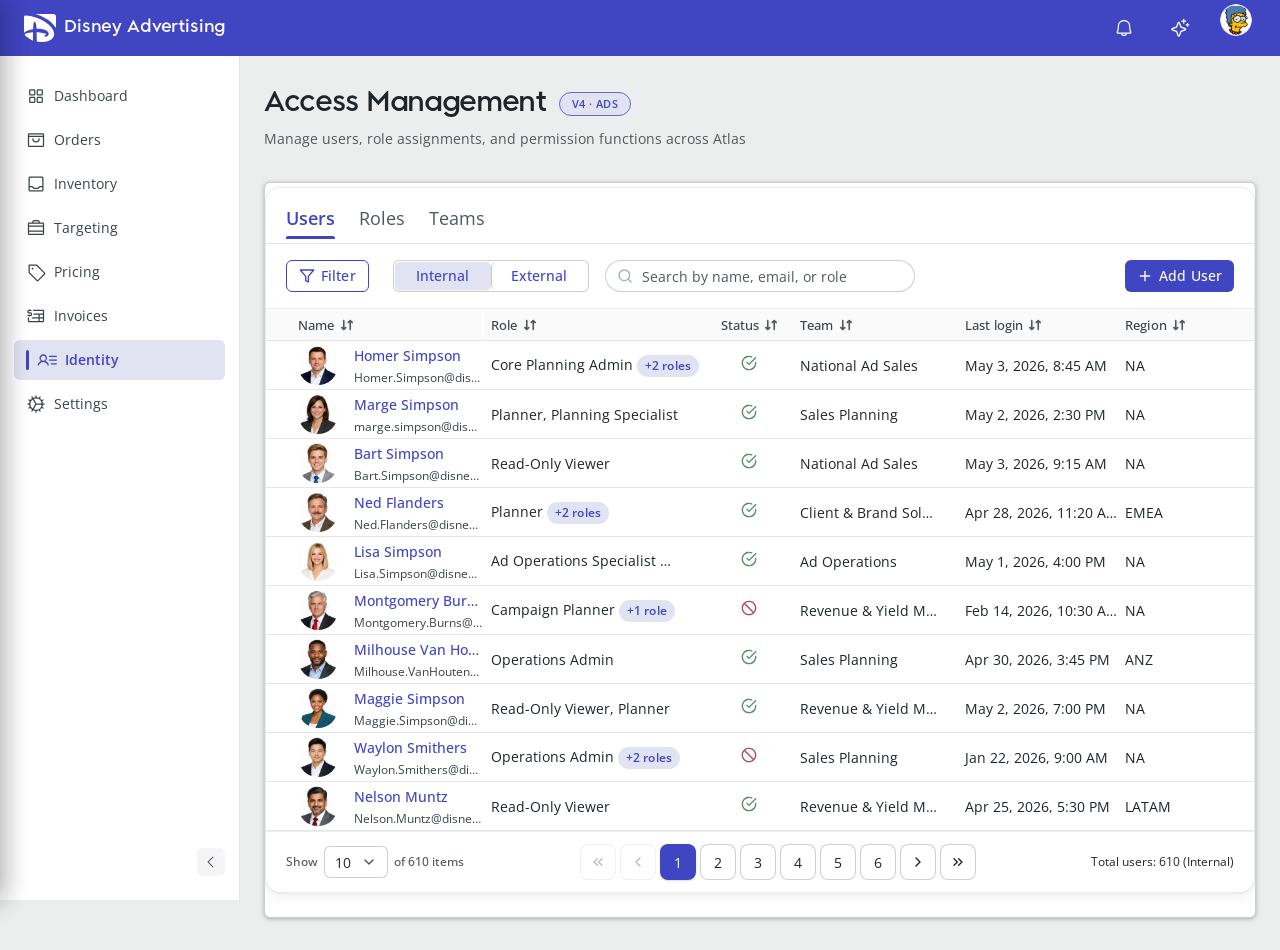
<file: public/v4/index.html>
<!DOCTYPE html>
<html lang="en">
<head>
  <meta charset="UTF-8">
  <meta name="viewport" content="width=device-width, initial-scale=1.0">
  <!-- Cache hygiene for the GitLab Pages deploy: V2 ships changes on most
       pushes, but the HTML itself has no query-string cache-buster (only
       the CSS/JS asset URLs do). Without these meta tags, a browser that
       cached an older HTML keeps loading the OLD asset version stamps and
       never sees the new CSS/JS. `no-cache` forces revalidation each
       visit, so the freshly deployed HTML is fetched and the up-to-date
       `?v=` busters on `styles.css` / `app.js` take effect.

       Scope: V2 only. Theme 1.0 (`public/index.html`) is untouched. -->
  <meta http-equiv="Cache-Control" content="no-cache, must-revalidate">
  <meta http-equiv="Pragma" content="no-cache">
  <title>Atlas — Access Management · V4 (ADS)</title>
  <script>
    /* V4 (Round 32, 2026-07-05): Version 4 of the IAM prototype is a
       standalone fork of V3 that always renders under the ADS visual
       language. `data-theme="ads-preview"` is hardcoded on the root so
       the ADS token overrides at the end of styles.css become the
       default (rather than opt-in via the user menu, as in V3). V3
       itself is untouched; the two versions can be compared side by
       side at `/public/v3/` and `/public/v4/`. IAM content, layout,
       component placement, and behaviour are identical to V3 — only
       the visual system (colors, typography, spacing, borders,
       shadows, focus, table density, chip styling, button chrome) is
       promoted from opt-in preview to the default. */
    document.documentElement.setAttribute("data-theme", "ads-preview");
    document.documentElement.setAttribute("data-iam-version", "v4");
  </script>
  <!-- Open Sans — ADS Preview typography only. EDL Light/Dark continue
       to use InspireTWDC / MultiplaneTWDC Display via the :root --ff token.
       The font only becomes active when [data-theme="ads-preview"] remaps
       --ff to the Open Sans stack; under EDL themes this is inert weight in
       the cache and never renders. preconnect hints shave off the TLS round
       trip when a user first switches to ADS Preview. -->
  <link rel="preconnect" href="https://fonts.googleapis.com">
  <link rel="preconnect" href="https://fonts.gstatic.com" crossorigin>
  <link rel="stylesheet" href="https://fonts.googleapis.com/css2?family=Open+Sans:wght@400;500;600;700&display=swap">
  <link rel="stylesheet" href="styles.css?v=20260705r40v4">
</head>
<body>

<!-- ═══ NAV ═══ -->
<nav class="nav">
  <div class="nav-l">
    <div class="nav-mod">
      <div class="nav-logo-group">
        <!-- ═══ ATLAS BRAND (V4 R40) ═══
             Two-part composition sourced directly from the Q2C-Design —
             ATLAS Figma node 3606:51559. The D-glyph is inlined as SVG
             (was an <img> in R39, which broke CSS color inheritance —
             img-loaded SVGs can't cascade parent `color` into their
             `currentColor` fills, so the R39 render showed a black
             glyph on the indigo bar). Inline SVG lets the parent's
             `color: #fff` reach the path's `fill: currentColor` and
             paints the glyph white per Figma.
             
             Anatomy:
               • .atlas-brand-glyph (32×28, node 3606:51561)   — white
               • .atlas-brand-text  (MultiplaneTWDC 18/24 white, node 3606:51562)
               • 8px gap between them (Figma navigation/size/gap) -->
        <a href="../slides.html" class="nav-logo-link atlas-brand" aria-label="Disney Advertising home">
          <svg class="atlas-brand-glyph" xmlns="http://www.w3.org/2000/svg" viewBox="0 0 32 28" width="32" height="28" fill="currentColor" aria-hidden="true"><path d="M8.97945 21.0995C8.98713 19.6954 9.01527 18.3096 9.01527 18.3096C9.01527 18.3096 7.65134 18.4084 6.71475 18.5124C5.52227 18.6424 3.27805 19.0376 1.98321 19.5056C1.5968 19.646 0.806078 19.9814 0.736985 20.3871C0.665334 20.8083 0.921231 21.1359 1.20784 21.4765C1.37417 21.6741 2.3082 22.5867 2.56921 22.8103C3.66701 23.7411 5.89588 25.179 7.53619 25.8784C8.09916 26.115 9.03319 26.4556 9.03319 26.4556C9.03319 26.4556 8.96921 23.7567 8.97945 21.0995ZM27.4425 13.5385C24.5176 9.71382 19.502 6.57035 15.0903 4.72691C10.5865 2.84706 6.13387 1.76284 1.3537 1.58344C1.34602 1.58344 1.33579 1.58344 1.32811 1.58344C0.601359 1.55483 0 2.14765 0 2.88346V19.0974C0.5988 18.0496 2.0958 17.2566 3.1501 16.7886C3.992 16.4116 6.60728 15.5431 7.69484 15.3819C8.2092 15.3065 9.00504 15.1609 9.05366 15.1297C9.07413 15.1141 9.08693 15.1011 9.10228 15.0829C9.12787 15.0465 9.11763 14.6071 9.16114 13.4423C9.24558 11.2062 9.37353 10.499 9.52195 9.66701C9.57825 9.34981 9.86229 8.11738 10.1028 7.79757C10.2615 7.58177 10.5404 7.59737 10.7682 7.74037C12.0144 8.52819 12.3931 11.2582 12.4852 12.6467C12.5415 13.4943 12.5697 14.7657 12.5697 14.7657C12.5697 14.7657 14.0002 14.7241 14.8779 14.7475C15.7326 14.7683 16.6743 14.9061 17.5623 15.0491C18.6984 15.2337 20.912 15.7251 22.1812 16.3778C23.2278 16.916 24.2054 17.8234 24.5227 18.7828C24.817 19.6642 24.7735 20.2726 24.3256 21.0657C23.5835 22.3787 21.5338 23.3459 20.1954 22.2929C20.0649 22.1863 20.0726 21.9991 20.1647 21.8717C20.2006 21.8249 20.7072 21.5519 21.0066 21.3933C21.1576 21.3101 21.2804 21.2217 21.3982 21.1125C21.6464 20.8889 21.869 20.6445 21.846 20.3585C21.8127 19.9866 21.4238 19.7552 21.0553 19.6096C19.3228 18.9102 15.8605 18.3304 14.187 18.229C13.5319 18.19 12.6004 18.1562 12.6004 18.1562L12.7974 27.5398C12.7974 27.5398 13.5677 27.6906 14.1742 27.7894C14.5222 27.844 15.9962 27.9766 16.3902 27.987C19.374 28.0676 22.7058 27.7972 25.4439 26.4816C26.6466 25.907 27.7495 25.192 28.5838 24.2221C29.6841 22.9403 30.2599 21.1853 30.1089 19.3522C29.9375 17.3606 28.5505 14.9841 27.4425 13.5385ZM29.4206 0H11.1418C11.5359 0.109202 11.9299 0.226205 12.324 0.348408C14.3021 0.956821 16.8944 1.97604 18.7906 2.90426C20.1519 3.57248 22.2964 4.79711 23.5016 5.59792C23.8829 5.85273 26.1041 7.51157 26.4496 7.80277C27.1712 8.40079 28.1129 9.26141 28.7936 9.95042C29.8556 11.0216 31.1274 12.5505 32 13.9493V2.62086C32 1.17263 30.8459 0 29.4206 0Z"/></svg>
          <span class="atlas-brand-text">Disney Advertising</span>
        </a>
        <span class="nav-divider"></span>
      </div>
    </div>
  </div>
  <div class="nav-c">
    <a href="#" class="nav-a">Sales</a>
    <a href="#" class="nav-a">Planning <svg class="nav-chev" width="16" height="16" viewBox="0 0 24 24" fill="none" stroke="currentColor" stroke-width="2" stroke-linecap="round" stroke-linejoin="round"><polyline points="6 9 12 15 18 9"/></svg></a>
    <a href="#" class="nav-a">Ad Ops <svg class="nav-chev" width="16" height="16" viewBox="0 0 24 24" fill="none" stroke="currentColor" stroke-width="2" stroke-linecap="round" stroke-linejoin="round"><polyline points="6 9 12 15 18 9"/></svg></a>
    <a href="#" class="nav-a">Billing <svg class="nav-chev" width="16" height="16" viewBox="0 0 24 24" fill="none" stroke="currentColor" stroke-width="2" stroke-linecap="round" stroke-linejoin="round"><polyline points="6 9 12 15 18 9"/></svg></a>
    <a href="#" class="nav-a on">Admin <svg class="nav-chev" width="16" height="16" viewBox="0 0 24 24" fill="none" stroke="currentColor" stroke-width="2" stroke-linecap="round" stroke-linejoin="round"><polyline points="6 9 12 15 18 9"/></svg></a>
  </div>
  <div class="nav-r">
    <!-- Notification button. Two icon glyphs co-exist; CSS shows one per theme:
         • `nav-bell-img` — legacy EDL Light/Dark asset (`nav/bell.svg`). Unchanged
           from the original committed design. Hidden under ADS Preview.
         • `nav-ico-bell` — Ads DS inline SVG, shown only in ADS Preview. -->
    <button class="nav-r-btn" aria-label="Notifications">
      <img class="nav-bell-img" src="../nav/bell.svg" alt="" width="24" height="24">
      <!-- ADS DS Bell — sourced from Figma node 3606:51541 (Q2C Nav) so the
           icon renders at its native 20×20 viewBox, matching the utility-slot
           spec. Old EDL bell path is kept as an <img> sibling above; the CSS
           theme swap in nav.css hides one or the other per active theme. -->
      <svg class="nav-ico nav-ico-bell" xmlns="http://www.w3.org/2000/svg" width="20" height="20" viewBox="0 0 20 20" fill="none" aria-hidden="true">
        <path d="M17.3281 13.7453C16.8945 12.9984 16.25 10.8852 16.25 8.125C16.25 6.4674 15.5915 4.87769 14.4194 3.70558C13.2473 2.53348 11.6576 1.875 10 1.875C8.34241 1.875 6.7527 2.53348 5.58059 3.70558C4.40849 4.87769 3.75001 6.4674 3.75001 8.125C3.75001 10.8859 3.1047 12.9984 2.6711 13.7453C2.56038 13.9352 2.50168 14.1509 2.50092 14.3707C2.50017 14.5905 2.55739 14.8066 2.66681 14.9973C2.77623 15.1879 2.93398 15.3463 3.12415 15.4565C3.31433 15.5667 3.53021 15.6248 3.75001 15.625H6.93829C7.08249 16.3306 7.46597 16.9647 8.02386 17.4201C8.58176 17.8756 9.27983 18.1243 10 18.1243C10.7202 18.1243 11.4183 17.8756 11.9762 17.4201C12.5341 16.9647 12.9175 16.3306 13.0617 15.625H16.25C16.4697 15.6247 16.6855 15.5665 16.8756 15.4562C17.0657 15.346 17.2233 15.1875 17.3326 14.9969C17.442 14.8063 17.4991 14.5903 17.4983 14.3705C17.4975 14.1508 17.4388 13.9351 17.3281 13.7453ZM10 16.875C9.61237 16.8749 9.23429 16.7546 8.91782 16.5308C8.60135 16.3069 8.36204 15.9905 8.23282 15.625H11.7672C11.638 15.9905 11.3987 16.3069 11.0822 16.5308C10.7657 16.7546 10.3877 16.8749 10 16.875ZM3.75001 14.375C4.35157 13.3406 5.00001 10.9438 5.00001 8.125C5.00001 6.79892 5.52679 5.52715 6.46448 4.58947C7.40216 3.65178 8.67393 3.125 10 3.125C11.3261 3.125 12.5979 3.65178 13.5355 4.58947C14.4732 5.52715 15 6.79892 15 8.125C15 10.9414 15.6469 13.3383 16.25 14.375H3.75001Z" fill="currentColor"/>
      </svg>
    </button>
    <!-- Utility slot #2 — the Q2C Figma reference (node 3606:51568) shows the
         ADS Sparkle glyph in this position (star, rate, ratings, favorites).
         The V4 R33 forked SVG below is the exact ADS Sparkle from Figma
         node 3606:51550. The class name is kept as `nav-ico-dots` for
         backwards compatibility with the V3 EDL CSS rules that reference
         it — under EDL themes on V3, the dots SVG still renders. Under
         ADS Preview / V4, this Sparkle renders per the Figma spec. -->
    <button class="nav-r-btn nav-r-btn-dots" aria-label="Assistant">
      <svg class="nav-ico nav-ico-dots" xmlns="http://www.w3.org/2000/svg" width="20" height="20" viewBox="0 0 20 20" fill="none" aria-hidden="true">
        <path d="M15.4359 10.0828L11.4063 8.59375L9.92189 4.56094C9.83398 4.32213 9.67494 4.11604 9.46623 3.97046C9.25751 3.82488 9.00917 3.74682 8.7547 3.74682C8.50023 3.74682 8.25188 3.82488 8.04317 3.97046C7.83445 4.11604 7.67541 4.32213 7.58751 4.56094L6.09376 8.59375L2.06095 10.0781C1.82214 10.166 1.61605 10.3251 1.47047 10.5338C1.32489 10.7425 1.24683 10.9908 1.24683 11.2453C1.24683 11.4998 1.32489 11.7481 1.47047 11.9568C1.61605 12.1656 1.82214 12.3246 2.06095 12.4125L6.09376 13.9062L7.57814 17.9391C7.66604 18.1779 7.82508 18.384 8.03379 18.5295C8.24251 18.6751 8.49085 18.7532 8.74532 18.7532C8.99979 18.7532 9.24814 18.6751 9.45685 18.5295C9.66557 18.384 9.82461 18.1779 9.91251 17.9391L11.4063 13.9062L15.4391 12.4219C15.6779 12.334 15.884 12.1749 16.0296 11.9662C16.1751 11.7575 16.2532 11.5092 16.2532 11.2547C16.2532 11.0002 16.1751 10.7519 16.0296 10.5432C15.884 10.3344 15.6779 10.1754 15.4391 10.0875L15.4359 10.0828ZM10.7031 12.8297C10.6183 12.861 10.5413 12.9103 10.4773 12.9742C10.4134 13.0381 10.3641 13.1152 10.3328 13.2L8.75001 17.4883L7.17032 13.2031C7.13911 13.1174 7.0895 13.0395 7.02498 12.975C6.96047 12.9105 6.88262 12.8609 6.79689 12.8297L2.51173 11.25L6.79689 9.67031C6.88262 9.6391 6.96047 9.58949 7.02498 9.52497C7.0895 9.46046 7.13911 9.38261 7.17032 9.29688L8.75001 5.01172L10.3297 9.29688C10.361 9.38171 10.4103 9.45875 10.4742 9.52269C10.5381 9.58662 10.6152 9.63592 10.7 9.66719L14.9883 11.25L10.7031 12.8297ZM11.25 3.125C11.25 2.95924 11.3159 2.80027 11.4331 2.68306C11.5503 2.56585 11.7092 2.5 11.875 2.5H13.125V1.25C13.125 1.08424 13.1909 0.925268 13.3081 0.808058C13.4253 0.690848 13.5842 0.625 13.75 0.625C13.9158 0.625 14.0747 0.690848 14.192 0.808058C14.3092 0.925268 14.375 1.08424 14.375 1.25V2.5H15.625C15.7908 2.5 15.9497 2.56585 16.067 2.68306C16.1842 2.80027 16.25 2.95924 16.25 3.125C16.25 3.29076 16.1842 3.44973 16.067 3.56694C15.9497 3.68415 15.7908 3.75 15.625 3.75H14.375V5C14.375 5.16576 14.3092 5.32473 14.192 5.44194C14.0747 5.55915 13.9158 5.625 13.75 5.625C13.5842 5.625 13.4253 5.55915 13.3081 5.44194C13.1909 5.32473 13.125 5.16576 13.125 5V3.75H11.875C11.7092 3.75 11.5503 3.68415 11.4331 3.56694C11.3159 3.44973 11.25 3.29076 11.25 3.125ZM19.375 6.875C19.375 7.04076 19.3092 7.19973 19.192 7.31694C19.0747 7.43415 18.9158 7.5 18.75 7.5H18.125V8.125C18.125 8.29076 18.0592 8.44973 17.942 8.56694C17.8247 8.68415 17.6658 8.75 17.5 8.75C17.3342 8.75 17.1753 8.68415 17.0581 8.56694C16.9409 8.44973 16.875 8.29076 16.875 8.125V7.5H16.25C16.0842 7.5 15.9253 7.43415 15.8081 7.31694C15.6909 7.19973 15.625 7.04076 15.625 6.875C15.625 6.70924 15.6909 6.55027 15.8081 6.43306C15.9253 6.31585 16.0842 6.25 16.25 6.25H16.875V5.625C16.875 5.45924 16.9409 5.30027 17.0581 5.18306C17.1753 5.06585 17.3342 5 17.5 5C17.6658 5 17.8247 5.06585 17.942 5.18306C18.0592 5.30027 18.125 5.45924 18.125 5.625V6.25H18.75C18.9158 6.25 19.0747 6.31585 19.192 6.43306C19.3092 6.55027 19.375 6.70924 19.375 6.875Z" fill="currentColor"/>
      </svg>
    </button>
    <div class="user-menu" id="userMenu">
      <button class="nav-r-btn" id="userMenuTrigger" aria-label="User menu" aria-haspopup="menu" aria-expanded="false"><img src="../nav/avatar.png" alt="" class="nav-avatar-img"></button>
      <div class="user-menu-pop" id="userMenuPop" role="menu" aria-labelledby="userMenuTrigger">
        <div class="user-menu-hdr">
          <div class="user-menu-name">Simpson, Marge</div>
          <div class="user-menu-email">marge.simpson@disney.com</div>
        </div>
        <div class="user-menu-sep"></div>
        <div class="user-menu-row has-sub" id="userMenuVersion" role="menuitem" tabindex="-1" aria-haspopup="menu" aria-expanded="false">
          <span class="user-menu-label">Version</span>
          <svg class="user-menu-chev" width="16" height="16" viewBox="0 0 24 24" fill="none" stroke="currentColor" stroke-width="2" stroke-linecap="round" stroke-linejoin="round" aria-hidden="true"><polyline points="9 18 15 12 9 6"/></svg>
          <div class="user-menu-sub" role="menu" aria-label="Version">
            <div class="user-menu-sub-item" role="menuitemradio" aria-checked="false" data-version="1.0" data-version-href="../" tabindex="-1">1.0</div>
            <div class="user-menu-sub-item" role="menuitemradio" aria-checked="false" data-version="2.0" data-version-href="../v2/" tabindex="-1">2.0</div>
            <div class="user-menu-sub-item" role="menuitemradio" aria-checked="false" data-version="3.0" data-version-href="../v3/" tabindex="-1">3.0</div>
            <div class="user-menu-sub-item is-selected" role="menuitemradio" aria-checked="true" data-version="4.0" data-version-href="./" tabindex="-1">4.0 (ADS)</div>
          </div>
        </div>
        <div class="user-menu-row has-sub" id="userMenuTheme" role="menuitem" tabindex="-1" aria-haspopup="menu" aria-expanded="false">
          <span class="user-menu-label">Theme</span>
          <svg class="user-menu-chev" width="16" height="16" viewBox="0 0 24 24" fill="none" stroke="currentColor" stroke-width="2" stroke-linecap="round" stroke-linejoin="round" aria-hidden="true"><polyline points="9 18 15 12 9 6"/></svg>
          <div class="user-menu-sub" role="menu" aria-label="Theme">
            <div class="user-menu-sub-item is-selected" role="menuitemradio" aria-checked="true" data-theme="light" tabindex="-1">EDL Light</div>
            <div class="user-menu-sub-item" role="menuitemradio" aria-checked="false" data-theme="dark" tabindex="-1">EDL Dark</div>
            <div class="user-menu-sub-item" role="menuitemradio" aria-checked="false" data-theme="ads-preview" tabindex="-1">ADS Preview</div>
          </div>
        </div>
        <div class="user-menu-sep"></div>
        <div class="user-menu-row" role="menuitem" tabindex="-1" id="userMenuLogout">
          <span class="user-menu-label">Log Out</span>
        </div>
      </div>
    </div>
  </div>
</nav>

<!-- ═══ SIDEBAR (V4 R37 — ATLAS parity) ═══
     Sidebar rebuilt to match the Q2C-Design ATLAS navigation pattern.
     Same visual language as the Rate Card sidebar (nodes 214:4838
     and 214:6420 from the sibling Rate Card project — both share the
     ADS design system), but with the ATLAS item set:
     
       1. Dashboard   → squares-four
       2. Orders      → shopping-bag-open
       3. Inventory   → tray
       4. Targeting   → briefcase-metal
       5. Pricing     → tag
       6. Invoices    → invoice
       7. Identity    → user-list        (ACTIVE — IAM/Access Management)
       8. Settings    → gear-fine
     
     Identity is included as a distinct item because IAM/Access
     Management is represented as a separate concern in the app,
     per the user's brief: "If IAM is represented separately in the
     current app navigation, keep Identity/IAM active but style it
     using the exact Figma active-state treatment."
     
     Active-state visuals (matching Q2C/ADS tokens):
       • Background: #e2e3f2 (navigation/surface/brand-wash)
       • Text/icon:  #4045c2 (navigation/item/active/text)
       • Left bar:   3×20px #4045c2 rounded 2px (flex-child)
       • Weight:     Open Sans SemiBold 600
     
     All 8 icons are Phosphor Regular SVGs (MIT-licensed, same library
     the Figma design imports), viewBox 0 0 256 256, fill=currentColor. -->
<aside class="sidebar" id="sidebar" data-collapsed="false" aria-label="Primary navigation">
  <nav class="sb-nav" aria-label="Primary sections">
    <a href="#" class="sb-item" data-section="dashboard" title="Dashboard">
      <span class="sb-item-indicator" aria-hidden="true"></span>
      <svg class="sb-item-icon" xmlns="http://www.w3.org/2000/svg" width="20" height="20" viewBox="0 0 256 256" fill="currentColor" aria-hidden="true"><path d="M104,40H56A16,16,0,0,0,40,56v48a16,16,0,0,0,16,16h48a16,16,0,0,0,16-16V56A16,16,0,0,0,104,40Zm0,64H56V56h48v48Zm96-64H152a16,16,0,0,0-16,16v48a16,16,0,0,0,16,16h48a16,16,0,0,0,16-16V56A16,16,0,0,0,200,40Zm0,64H152V56h48v48Zm-96,32H56a16,16,0,0,0-16,16v48a16,16,0,0,0,16,16h48a16,16,0,0,0,16-16V152A16,16,0,0,0,104,136Zm0,64H56V152h48v48Zm96-64H152a16,16,0,0,0-16,16v48a16,16,0,0,0,16,16h48a16,16,0,0,0,16-16V152A16,16,0,0,0,200,136Zm0,64H152V152h48v48Z"/></svg>
      <span class="sb-item-label">Dashboard</span>
    </a>
    <a href="#" class="sb-item" data-section="orders" title="Orders">
      <span class="sb-item-indicator" aria-hidden="true"></span>
      <svg class="sb-item-icon" xmlns="http://www.w3.org/2000/svg" width="20" height="20" viewBox="0 0 256 256" fill="currentColor" aria-hidden="true"><path d="M216,40H40A16,16,0,0,0,24,56V200a16,16,0,0,0,16,16H216a16,16,0,0,0,16-16V56A16,16,0,0,0,216,40Zm0,16V72H40V56Zm0,144H40V88H216V200Zm-40-88a48,48,0,0,1-96,0,8,8,0,0,1,16,0,32,32,0,0,0,64,0,8,8,0,0,1,16,0Z"/></svg>
      <span class="sb-item-label">Orders</span>
    </a>
    <a href="#" class="sb-item" data-section="inventory" title="Inventory">
      <span class="sb-item-indicator" aria-hidden="true"></span>
      <svg class="sb-item-icon" xmlns="http://www.w3.org/2000/svg" width="20" height="20" viewBox="0 0 256 256" fill="currentColor" aria-hidden="true"><path d="M208,32H48A16,16,0,0,0,32,48V208a16,16,0,0,0,16,16H208a16,16,0,0,0,16-16V48A16,16,0,0,0,208,32Zm0,16V152h-28.7A15.86,15.86,0,0,0,168,156.69L148.69,176H107.31L88,156.69A15.86,15.86,0,0,0,76.69,152H48V48Zm0,160H48V168H76.69L96,187.31A15.86,15.86,0,0,0,107.31,192h41.38A15.86,15.86,0,0,0,160,187.31L179.31,168H208v40Z"/></svg>
      <span class="sb-item-label">Inventory</span>
    </a>
    <a href="#" class="sb-item" data-section="targeting" title="Targeting">
      <span class="sb-item-indicator" aria-hidden="true"></span>
      <svg class="sb-item-icon" xmlns="http://www.w3.org/2000/svg" width="20" height="20" viewBox="0 0 256 256" fill="currentColor" aria-hidden="true"><path d="M216,56H176V48a24,24,0,0,0-24-24H104A24,24,0,0,0,80,48v8H40A16,16,0,0,0,24,72V200a16,16,0,0,0,16,16H216a16,16,0,0,0,16-16V72A16,16,0,0,0,216,56ZM40,112H216v48H40ZM96,48a8,8,0,0,1,8-8h48a8,8,0,0,1,8,8v8H96ZM216,72V96H40V72Zm0,128H40V176H216v24Z"/></svg>
      <span class="sb-item-label">Targeting</span>
    </a>
    <a href="#" class="sb-item" data-section="pricing" title="Pricing">
      <span class="sb-item-indicator" aria-hidden="true"></span>
      <svg class="sb-item-icon" xmlns="http://www.w3.org/2000/svg" width="20" height="20" viewBox="0 0 256 256" fill="currentColor" aria-hidden="true"><path d="M243.31,136,144,36.69A15.86,15.86,0,0,0,132.69,32H40a8,8,0,0,0-8,8v92.69A15.86,15.86,0,0,0,36.69,144L136,243.31a16,16,0,0,0,22.63,0l84.68-84.68a16,16,0,0,0,0-22.63Zm-96,96L48,132.69V48h84.69L232,147.31ZM96,84A12,12,0,1,1,84,72,12,12,0,0,1,96,84Z"/></svg>
      <span class="sb-item-label">Pricing</span>
    </a>
    <a href="#" class="sb-item" data-section="invoices" title="Invoices">
      <span class="sb-item-indicator" aria-hidden="true"></span>
      <svg class="sb-item-icon" xmlns="http://www.w3.org/2000/svg" width="20" height="20" viewBox="0 0 256 256" fill="currentColor" aria-hidden="true"><path d="M28,128a8,8,0,0,1,0-16H56a8,8,0,0,0,0-16H40a24,24,0,0,1,0-48,8,8,0,0,1,16,0h8a8,8,0,0,1,0,16H40a8,8,0,0,0,0,16H56a24,24,0,0,1,0,48,8,8,0,0,1-16,0ZM232,56V192a16,16,0,0,1-16,16H40a16,16,0,0,1-16-16V152a8,8,0,0,1,16,0v40H160V160H80a8,8,0,0,1,0-16h80V112H104a8,8,0,0,1,0-16H216V64H96a8,8,0,0,1,0-16H224A8,8,0,0,1,232,56Zm-56,88h40V112H176Zm40,48V160H176v32Z"/></svg>
      <span class="sb-item-label">Invoices</span>
    </a>
    <a href="#" class="sb-item sb-item-active" data-section="identity" data-active="true" aria-current="page" title="Identity">
      <span class="sb-item-indicator" aria-hidden="true"></span>
      <svg class="sb-item-icon" xmlns="http://www.w3.org/2000/svg" width="20" height="20" viewBox="0 0 256 256" fill="currentColor" aria-hidden="true"><path d="M152,80a8,8,0,0,1,8-8h88a8,8,0,0,1,0,16H160A8,8,0,0,1,152,80Zm96,40H160a8,8,0,0,0,0,16h88a8,8,0,0,0,0-16Zm0,48H184a8,8,0,0,0,0,16h64a8,8,0,0,0,0-16Zm-96.25,22a8,8,0,0,1-5.76,9.74,7.55,7.55,0,0,1-2,.26,8,8,0,0,1-7.75-6c-6.16-23.94-30.34-42-56.25-42s-50.09,18.05-56.25,42a8,8,0,0,1-15.5-4c5.59-21.71,21.84-39.29,42.46-48a48,48,0,1,1,58.58,0C129.91,150.71,146.16,168.29,151.75,190ZM80,136a32,32,0,1,0-32-32A32,32,0,0,0,80,136Z"/></svg>
      <span class="sb-item-label">Identity</span>
    </a>
    <a href="#" class="sb-item" data-section="settings" title="Settings">
      <span class="sb-item-indicator" aria-hidden="true"></span>
      <svg class="sb-item-icon" xmlns="http://www.w3.org/2000/svg" width="20" height="20" viewBox="0 0 256 256" fill="currentColor" aria-hidden="true"><path d="M232,120H215.63a87.27,87.27,0,0,0-7.74-28.88l14.18-8.19a8,8,0,0,0-8-13.86l-14.2,8.2a88.78,88.78,0,0,0-21.14-21.14l8.2-14.2a8,8,0,0,0-13.86-8l-8.19,14.18A87.27,87.27,0,0,0,136,40.37V24a8,8,0,0,0-16,0V40.37a87.27,87.27,0,0,0-28.88,7.74L82.93,33.93a8,8,0,0,0-13.86,8l8.2,14.2A88.78,88.78,0,0,0,56.13,77.27l-14.2-8.2a8,8,0,0,0-8,13.86l14.18,8.19A87.27,87.27,0,0,0,40.37,120H24a8,8,0,0,0,0,16H40.37a87.27,87.27,0,0,0,7.74,28.88l-14.18,8.19a8,8,0,0,0,4,14.93,7.92,7.92,0,0,0,4-1.07l14.2-8.2a88.78,88.78,0,0,0,21.14,21.14l-8.2,14.2a8,8,0,0,0,13.86,8l8.19-14.18A87.27,87.27,0,0,0,120,215.63V232a8,8,0,0,0,16,0V215.63a87.27,87.27,0,0,0,28.88-7.74l8.19,14.18a8,8,0,0,0,13.86-8l-8.2-14.2a88.78,88.78,0,0,0,21.14-21.14l14.2,8.2A8,8,0,0,0,225,184a8,8,0,0,0-2.92-10.93l-14.18-8.19A87.27,87.27,0,0,0,215.63,136H232a8,8,0,0,0,0-16ZM128,56a72.08,72.08,0,0,1,71.54,64H132.62L99.16,62.05A71.58,71.58,0,0,1,128,56ZM56,128A72,72,0,0,1,85.31,70.06L118.76,128,85.31,185.94A72,72,0,0,1,56,128Zm72,72A71.58,71.58,0,0,1,99.16,194L132.62,136h66.92A72.08,72.08,0,0,1,128,200Z"/></svg>
      <span class="sb-item-label">Settings</span>
    </a>
  </nav>
  <div class="sb-toggle-row">
    <button type="button" class="sb-toggle" id="sidebarToggle" aria-label="Collapse sidebar" aria-expanded="true">
      <svg class="sb-toggle-ico" xmlns="http://www.w3.org/2000/svg" width="16" height="16" viewBox="0 0 256 256" fill="currentColor" aria-hidden="true"><path d="M165.66,202.34a8,8,0,0,1-11.32,11.32l-80-80a8,8,0,0,1,0-11.32l80-80a8,8,0,0,1,11.32,11.32L91.31,128Z"/></svg>
    </button>
  </div>
</aside>

<!-- ═══ PAGE ═══ -->
<main class="page">
  <div class="hdr">
    <h1>Access Management</h1>
    <p>Manage users, role assignments, and permission functions across Atlas</p>
  </div>

  <div class="card">
    <!-- Tabs — Figma 770:17428 / 770:19301 / 770:20032
         Final tab order (2026-06-07 — Tatiana direction, Frances QA):
           1. Users → #usersPanel  (Figma 770:17428)
           2. Roles → #rolesPanel  (Figma 770:19301)
           3. Teams → #teamsPanel  (read-only browse + Edit Team)
         The standalone Functions / Permission Catalog tab was removed
         in this phase — the role/permission matrix lives inside Edit
         Role. Visual treatment is identical across all three
         (inactive = muted, active = brand text + indigo underline). -->
    <!-- ═══ TABLE CARD (V4 R38 — Rate Card parity) ═══
         The tabs + all three panels (Users/Roles/Teams) live inside a
         single elevated white card so the surface reads as one unit,
         matching the Rate Card Manager table treatment: 16px rounded
         corners, subtle box-shadow, hairline border, gray canvas
         behind. All internal chrome (tabs, toolbar, table, pagination)
         clips cleanly inside the card via `overflow: hidden`. -->
    <div class="v4-card">
    <div class="tabs-row">
      <nav>
        <button class="tab-btn on">Users</button>
        <button class="tab-btn">Roles</button>
        <button class="tab-btn">Teams</button>
      </nav>
    </div>

    <div id="usersPanel">
    <!-- Toolbar -->
    <div class="tbar">
      <div class="tbar-l">
        <button class="btn-std">
          <svg width="16" height="16" viewBox="0 0 24 24" fill="none" stroke="currentColor" stroke-width="2" stroke-linecap="round" stroke-linejoin="round"><polygon points="22 3 2 3 10 12.46 10 19 14 21 14 12.46 22 3"/></svg>
          Filter
        </button>
        <div class="seg-ctrl" id="userViewToggle" role="group" aria-label="User type">
          <button class="seg-btn on" data-view="internal">Internal</button>
          <button class="seg-btn" data-view="external">External</button>
        </div>
        <div class="search" id="searchWrap">
          <input type="text" id="searchInput" placeholder="Search by name, email, or role" autocomplete="off">
          <svg class="search-ico" id="searchIco" width="16" height="16" viewBox="0 0 24 24" fill="none" stroke="#9EB0BD" stroke-width="2" stroke-linecap="round" stroke-linejoin="round"><circle cx="11" cy="11" r="8"/><line x1="21" y1="21" x2="16.65" y2="16.65"/></svg>
          <button type="button" class="search-clear hidden" id="searchClear" aria-label="Clear search"><svg width="14" height="14" viewBox="0 0 24 24" fill="none" stroke="currentColor" stroke-width="2" stroke-linecap="round" stroke-linejoin="round"><line x1="18" y1="6" x2="6" y2="18"/><line x1="6" y1="6" x2="18" y2="18"/></svg></button>
          <div class="search-dropdown" id="searchDropdown">
            <div id="searchDDContent"></div>
          </div>
        </div>
      </div>
      <button class="btn-ghost">
        <svg width="16" height="16" viewBox="0 0 24 24" fill="none" stroke="currentColor" stroke-width="2" stroke-linecap="round" stroke-linejoin="round"><line x1="12" y1="5" x2="12" y2="19"/><line x1="5" y1="12" x2="19" y2="12"/></svg>
        Add User
      </button>
    </div>

    <!-- Table -->
    <div class="tbl-wrap">
      <table class="tbl" id="usersTable">
        <colgroup id="usersColgroup">
          <col data-u-col="nm">
          <col data-u-col="em">
          <col data-u-col="rl">
          <col data-u-col="st">
          <col data-u-col="tm">
          <col data-u-col="ct">
          <col data-u-col="ll">
          <col data-u-col="rg">
        </colgroup>
        <thead>
          <tr>
            <th class="c-nm" data-sort="name"><div class="th-inner"><span>Name</span><svg class="sort-ico" width="12" height="12" viewBox="0 0 9.25 8.25" fill="none"><path class="sort-dn" d="M2.125 0C2.47 0 2.75.28 2.75.625V6.116l.433-.433a.625.625 0 0 1 .884.884l-1.5 1.5a.625.625 0 0 1-.884 0l-1.5-1.5a.625.625 0 0 1 .884-.884L1.5 6.116V.625C1.5.28 1.78 0 2.125 0Z"/><path class="sort-up" d="M7.125 0c.166 0 .325.066.442.183l1.5 1.5a.625.625 0 0 1-.884.884L7.75 2.134V7.625a.625.625 0 0 1-1.25 0V2.134l-.433.433a.625.625 0 0 1-.884-.884l1.5-1.5A.625.625 0 0 1 7.125 0Z"/></svg></div></th>
            <th class="c-em" data-sort="email"><div class="th-inner"><span>Email</span><svg class="sort-ico" width="12" height="12" viewBox="0 0 9.25 8.25" fill="none"><path class="sort-dn" d="M2.125 0C2.47 0 2.75.28 2.75.625V6.116l.433-.433a.625.625 0 0 1 .884.884l-1.5 1.5a.625.625 0 0 1-.884 0l-1.5-1.5a.625.625 0 0 1 .884-.884L1.5 6.116V.625C1.5.28 1.78 0 2.125 0Z"/><path class="sort-up" d="M7.125 0c.166 0 .325.066.442.183l1.5 1.5a.625.625 0 0 1-.884.884L7.75 2.134V7.625a.625.625 0 0 1-1.25 0V2.134l-.433.433a.625.625 0 0 1-.884-.884l1.5-1.5A.625.625 0 0 1 7.125 0Z"/></svg></div></th>
            <th class="c-rl" data-sort="role"><div class="th-inner"><span>Role</span><svg class="sort-ico" width="12" height="12" viewBox="0 0 9.25 8.25" fill="none"><path class="sort-dn" d="M2.125 0C2.47 0 2.75.28 2.75.625V6.116l.433-.433a.625.625 0 0 1 .884.884l-1.5 1.5a.625.625 0 0 1-.884 0l-1.5-1.5a.625.625 0 0 1 .884-.884L1.5 6.116V.625C1.5.28 1.78 0 2.125 0Z"/><path class="sort-up" d="M7.125 0c.166 0 .325.066.442.183l1.5 1.5a.625.625 0 0 1-.884.884L7.75 2.134V7.625a.625.625 0 0 1-1.25 0V2.134l-.433.433a.625.625 0 0 1-.884-.884l1.5-1.5A.625.625 0 0 1 7.125 0Z"/></svg></div></th>
            <th class="c-st" data-sort="status"><div class="th-inner"><span>Status</span><svg class="sort-ico" width="12" height="12" viewBox="0 0 9.25 8.25" fill="none"><path class="sort-dn" d="M2.125 0C2.47 0 2.75.28 2.75.625V6.116l.433-.433a.625.625 0 0 1 .884.884l-1.5 1.5a.625.625 0 0 1-.884 0l-1.5-1.5a.625.625 0 0 1 .884-.884L1.5 6.116V.625C1.5.28 1.78 0 2.125 0Z"/><path class="sort-up" d="M7.125 0c.166 0 .325.066.442.183l1.5 1.5a.625.625 0 0 1-.884.884L7.75 2.134V7.625a.625.625 0 0 1-1.25 0V2.134l-.433.433a.625.625 0 0 1-.884-.884l1.5-1.5A.625.625 0 0 1 7.125 0Z"/></svg></div></th>
            <th class="c-tm" data-sort="team"><div class="th-inner"><span>Team</span><svg class="sort-ico" width="12" height="12" viewBox="0 0 9.25 8.25" fill="none"><path class="sort-dn" d="M2.125 0C2.47 0 2.75.28 2.75.625V6.116l.433-.433a.625.625 0 0 1 .884.884l-1.5 1.5a.625.625 0 0 1-.884 0l-1.5-1.5a.625.625 0 0 1 .884-.884L1.5 6.116V.625C1.5.28 1.78 0 2.125 0Z"/><path class="sort-up" d="M7.125 0c.166 0 .325.066.442.183l1.5 1.5a.625.625 0 0 1-.884.884L7.75 2.134V7.625a.625.625 0 0 1-1.25 0V2.134l-.433.433a.625.625 0 0 1-.884-.884l1.5-1.5A.625.625 0 0 1 7.125 0Z"/></svg></div></th>
            <th class="c-ct" data-sort="title"><div class="th-inner"><span>Company Title/ Role</span><svg class="sort-ico" width="12" height="12" viewBox="0 0 9.25 8.25" fill="none"><path class="sort-dn" d="M2.125 0C2.47 0 2.75.28 2.75.625V6.116l.433-.433a.625.625 0 0 1 .884.884l-1.5 1.5a.625.625 0 0 1-.884 0l-1.5-1.5a.625.625 0 0 1 .884-.884L1.5 6.116V.625C1.5.28 1.78 0 2.125 0Z"/><path class="sort-up" d="M7.125 0c.166 0 .325.066.442.183l1.5 1.5a.625.625 0 0 1-.884.884L7.75 2.134V7.625a.625.625 0 0 1-1.25 0V2.134l-.433.433a.625.625 0 0 1-.884-.884l1.5-1.5A.625.625 0 0 1 7.125 0Z"/></svg></div></th>
            <th class="c-ll" data-sort="lastLogin"><div class="th-inner"><span>Last login</span><svg class="sort-ico" width="12" height="12" viewBox="0 0 9.25 8.25" fill="none"><path class="sort-dn" d="M2.125 0C2.47 0 2.75.28 2.75.625V6.116l.433-.433a.625.625 0 0 1 .884.884l-1.5 1.5a.625.625 0 0 1-.884 0l-1.5-1.5a.625.625 0 0 1 .884-.884L1.5 6.116V.625C1.5.28 1.78 0 2.125 0Z"/><path class="sort-up" d="M7.125 0c.166 0 .325.066.442.183l1.5 1.5a.625.625 0 0 1-.884.884L7.75 2.134V7.625a.625.625 0 0 1-1.25 0V2.134l-.433.433a.625.625 0 0 1-.884-.884l1.5-1.5A.625.625 0 0 1 7.125 0Z"/></svg></div></th>
            <th class="c-rg" data-sort="region"><div class="th-inner"><span>Region</span><svg class="sort-ico" width="12" height="12" viewBox="0 0 9.25 8.25" fill="none"><path class="sort-dn" d="M2.125 0C2.47 0 2.75.28 2.75.625V6.116l.433-.433a.625.625 0 0 1 .884.884l-1.5 1.5a.625.625 0 0 1-.884 0l-1.5-1.5a.625.625 0 0 1 .884-.884L1.5 6.116V.625C1.5.28 1.78 0 2.125 0Z"/><path class="sort-up" d="M7.125 0c.166 0 .325.066.442.183l1.5 1.5a.625.625 0 0 1-.884.884L7.75 2.134V7.625a.625.625 0 0 1-1.25 0V2.134l-.433.433a.625.625 0 0 1-.884-.884l1.5-1.5A.625.625 0 0 1 7.125 0Z"/></svg></div></th>
          </tr>
        </thead>
        <tbody id="tbody"></tbody>
      </table>
    </div>

    <!-- Pagination -->
    <div class="pgn">
        <div class="pgn-show">
        <span class="pgn-lbl">Show</span>
        <div class="pgn-sel-wrap">
          <div class="cr-dd pgn-dd" id="usersPageSizeDD">
            <button type="button" class="cr-dd-trigger" id="usersPageSizeTrigger" aria-haspopup="listbox" aria-expanded="false" aria-controls="usersPageSizeMenu">
              <span class="cr-dd-value" id="usersPageSizeValue">10</span>
              <svg class="cr-dd-chev" width="16" height="16" viewBox="0 0 16 16" fill="none" aria-hidden="true"><path d="M4 6l4 4 4-4" stroke="currentColor" stroke-width="1.5" stroke-linecap="round" stroke-linejoin="round"/></svg>
            </button>
            <div class="cr-dd-menu" id="usersPageSizeMenu" role="listbox" aria-label="Rows per page"></div>
          </div>
        </div>
        <span class="pgn-lbl">of 610 items</span>
      </div>
      <div class="pgn-pages">
        <button class="pg-nav off" aria-label="First"><svg width="16" height="16" viewBox="0 0 24 24" fill="none" stroke="currentColor" stroke-width="2" stroke-linecap="round" stroke-linejoin="round"><polyline points="11 17 6 12 11 7"/><polyline points="18 17 13 12 18 7"/></svg></button>
        <button class="pg-nav off" aria-label="Prev"><svg width="16" height="16" viewBox="0 0 24 24" fill="none" stroke="currentColor" stroke-width="2" stroke-linecap="round" stroke-linejoin="round"><polyline points="15 18 9 12 15 6"/></svg></button>
        <div class="pg-nums">
          <button class="pg-n on">1</button>
          <button class="pg-n">2</button>
          <button class="pg-n">3</button>
          <span class="pg-dots">…</span>
          <button class="pg-n">10</button>
        </div>
        <button class="pg-nav" aria-label="Next"><svg width="16" height="16" viewBox="0 0 24 24" fill="none" stroke="currentColor" stroke-width="2" stroke-linecap="round" stroke-linejoin="round"><polyline points="9 18 15 12 9 6"/></svg></button>
        <button class="pg-nav" aria-label="Last"><svg width="16" height="16" viewBox="0 0 24 24" fill="none" stroke="currentColor" stroke-width="2" stroke-linecap="round" stroke-linejoin="round"><polyline points="13 17 18 12 13 7"/><polyline points="6 17 11 12 6 7"/></svg></button>
      </div>
      <div class="pgn-jump">
        <span class="pgn-lbl" id="usersTotalLabel">Total users: 610</span>
      </div>
    </div>
    </div>

    <div id="rolesPanel" style="display:none">
      <div class="tbar">
        <div class="tbar-l">
          <button class="btn-std" id="rpFilterBtn">
            <svg width="16" height="16" viewBox="0 0 24 24" fill="none" stroke="currentColor" stroke-width="2" stroke-linecap="round" stroke-linejoin="round"><polygon points="22 3 2 3 10 12.46 10 19 14 21 14 12.46 22 3"/></svg>
            Filter
          </button>
          <div class="search" id="rpSearchWrap">
            <input type="text" id="rpSearchInput" placeholder="Search by role name or description" autocomplete="off">
            <svg class="search-ico" id="rpSearchIco" width="16" height="16" viewBox="0 0 24 24" fill="none" stroke="#9EB0BD" stroke-width="2" stroke-linecap="round" stroke-linejoin="round"><circle cx="11" cy="11" r="8"/><line x1="21" y1="21" x2="16.65" y2="16.65"/></svg>
            <button type="button" class="search-clear hidden" id="rpSearchClear" aria-label="Clear search"><svg width="14" height="14" viewBox="0 0 24 24" fill="none" stroke="currentColor" stroke-width="2" stroke-linecap="round" stroke-linejoin="round"><line x1="18" y1="6" x2="6" y2="18"/><line x1="6" y1="6" x2="18" y2="18"/></svg></button>
          </div>
        </div>
        <button class="btn-ghost">
          <svg width="16" height="16" viewBox="0 0 24 24" fill="none" stroke="currentColor" stroke-width="2" stroke-linecap="round" stroke-linejoin="round"><line x1="12" y1="5" x2="12" y2="19"/><line x1="5" y1="12" x2="19" y2="12"/></svg>
          Create Role
        </button>
      </div>

      <div class="tbl-wrap">
        <table class="tbl rp-tbl" id="rpTable">
          <!-- Roles table colgroup. No leading select column — this page
               does not support bulk selection or bulk actions, so the
               checkbox column was removed (Frances QA, 2026-05-29).
               Role column now anchors the left edge per EDL pattern. -->
          <colgroup id="rpColgroup">
            <col data-rp-col="role">
            <col data-rp-col="func">
            <col data-rp-col="by">
            <col data-rp-col="date">
          </colgroup>
          <thead>
            <tr>
              <th class="rp-role" data-rp-sort="role"><div class="th-inner"><span>Role</span><svg class="sort-ico" width="12" height="12" viewBox="0 0 9.25 8.25" fill="none"><path class="sort-dn" d="M2.125 0C2.47 0 2.75.28 2.75.625V6.116l.433-.433a.625.625 0 0 1 .884.884l-1.5 1.5a.625.625 0 0 1-.884 0l-1.5-1.5a.625.625 0 0 1 .884-.884L1.5 6.116V.625C1.5.28 1.78 0 2.125 0Z"/><path class="sort-up" d="M7.125 0c.166 0 .325.066.442.183l1.5 1.5a.625.625 0 0 1-.884.884L7.75 2.134V7.625a.625.625 0 0 1-1.25 0V2.134l-.433.433a.625.625 0 0 1-.884-.884l1.5-1.5A.625.625 0 0 1 7.125 0Z"/></svg></div></th>
              <th class="rp-func" data-rp-sort="functions"><div class="th-inner"><span>Functions</span><svg class="sort-ico" width="12" height="12" viewBox="0 0 9.25 8.25" fill="none"><path class="sort-dn" d="M2.125 0C2.47 0 2.75.28 2.75.625V6.116l.433-.433a.625.625 0 0 1 .884.884l-1.5 1.5a.625.625 0 0 1-.884 0l-1.5-1.5a.625.625 0 0 1 .884-.884L1.5 6.116V.625C1.5.28 1.78 0 2.125 0Z"/><path class="sort-up" d="M7.125 0c.166 0 .325.066.442.183l1.5 1.5a.625.625 0 0 1-.884.884L7.75 2.134V7.625a.625.625 0 0 1-1.25 0V2.134l-.433.433a.625.625 0 0 1-.884-.884l1.5-1.5A.625.625 0 0 1 7.125 0Z"/></svg></div></th>
              <th class="rp-by" data-rp-sort="createdBy"><div class="th-inner"><span>Created By</span><svg class="sort-ico" width="12" height="12" viewBox="0 0 9.25 8.25" fill="none"><path class="sort-dn" d="M2.125 0C2.47 0 2.75.28 2.75.625V6.116l.433-.433a.625.625 0 0 1 .884.884l-1.5 1.5a.625.625 0 0 1-.884 0l-1.5-1.5a.625.625 0 0 1 .884-.884L1.5 6.116V.625C1.5.28 1.78 0 2.125 0Z"/><path class="sort-up" d="M7.125 0c.166 0 .325.066.442.183l1.5 1.5a.625.625 0 0 1-.884.884L7.75 2.134V7.625a.625.625 0 0 1-1.25 0V2.134l-.433.433a.625.625 0 0 1-.884-.884l1.5-1.5A.625.625 0 0 1 7.125 0Z"/></svg></div></th>
              <th class="rp-date" data-rp-sort="createDate"><div class="th-inner"><span>Create Date</span><svg class="sort-ico" width="12" height="12" viewBox="0 0 9.25 8.25" fill="none"><path class="sort-dn" d="M2.125 0C2.47 0 2.75.28 2.75.625V6.116l.433-.433a.625.625 0 0 1 .884.884l-1.5 1.5a.625.625 0 0 1-.884 0l-1.5-1.5a.625.625 0 0 1 .884-.884L1.5 6.116V.625C1.5.28 1.78 0 2.125 0Z"/><path class="sort-up" d="M7.125 0c.166 0 .325.066.442.183l1.5 1.5a.625.625 0 0 1-.884.884L7.75 2.134V7.625a.625.625 0 0 1-1.25 0V2.134l-.433.433a.625.625 0 0 1-.884-.884l1.5-1.5A.625.625 0 0 1 7.125 0Z"/></svg></div></th>
            </tr>
          </thead>
          <tbody id="rpTbody"></tbody>
        </table>
      </div>

      <div class="pgn" id="rpPgn">
        <div class="pgn-show">
          <span class="pgn-lbl">Show</span>
          <div class="pgn-sel-wrap">
            <div class="cr-dd pgn-dd" id="rpPageSizeDD">
              <button type="button" class="cr-dd-trigger" id="rpPageSizeTrigger" aria-haspopup="listbox" aria-expanded="false" aria-controls="rpPageSizeMenu">
                <span class="cr-dd-value" id="rpPageSizeValue">10</span>
                <svg class="cr-dd-chev" width="16" height="16" viewBox="0 0 16 16" fill="none" aria-hidden="true"><path d="M4 6l4 4 4-4" stroke="currentColor" stroke-width="1.5" stroke-linecap="round" stroke-linejoin="round"/></svg>
              </button>
              <div class="cr-dd-menu" id="rpPageSizeMenu" role="listbox" aria-label="Rows per page"></div>
            </div>
          </div>
          <span class="pgn-lbl" id="rpItemCount">of 11 items</span>
        </div>
        <div class="pgn-pages" id="rpPgnPages">
          <button class="pg-nav off" data-rp-nav="first" aria-label="First"><svg width="16" height="16" viewBox="0 0 24 24" fill="none" stroke="currentColor" stroke-width="2" stroke-linecap="round" stroke-linejoin="round"><polyline points="11 17 6 12 11 7"/><polyline points="18 17 13 12 18 7"/></svg></button>
          <button class="pg-nav off" data-rp-nav="prev" aria-label="Prev"><svg width="16" height="16" viewBox="0 0 24 24" fill="none" stroke="currentColor" stroke-width="2" stroke-linecap="round" stroke-linejoin="round"><polyline points="15 18 9 12 15 6"/></svg></button>
          <div class="pg-nums" id="rpPgNums"></div>
          <button class="pg-nav" data-rp-nav="next" aria-label="Next"><svg width="16" height="16" viewBox="0 0 24 24" fill="none" stroke="currentColor" stroke-width="2" stroke-linecap="round" stroke-linejoin="round"><polyline points="9 18 15 12 9 6"/></svg></button>
          <button class="pg-nav" data-rp-nav="last" aria-label="Last"><svg width="16" height="16" viewBox="0 0 24 24" fill="none" stroke="currentColor" stroke-width="2" stroke-linecap="round" stroke-linejoin="round"><polyline points="13 17 18 12 13 7"/><polyline points="6 17 11 12 6 7"/></svg></button>
        </div>
        <div class="pgn-jump">
          <span class="pgn-lbl" id="rpTotalLabel">Total roles: 11</span>
        </div>
      </div>
    </div>

    <!-- Standalone Permissions / Functions Catalog tab REMOVED 2026-06-07
         per Tatiana direction (Frances QA): the read-only catalog is
         not needed in this phase. Permission/role-matrix logic remains
         intact inside Edit Role. The standalone panel, its filter
         drawer, and all `pm-`-prefixed table state were removed from
         markup, JS state, render functions, search/filter wiring, and
         pagination. Edit Role's `cr-`-namespaced permission UI is
         unchanged. The PM-token → CR-app-key model layer
         (`PM_TOKEN_TO_CR_APP`, `pmGroupsForAppToken`,
         `derivePMResourcesForApp`) is shared infrastructure and is
         intentionally KEPT — it's named `pm-` for "permission model"
         but it is not the standalone tab and Edit Role's Access Level
         bundle derivation depends on it. -->

    <!-- ═══ TEAMS PANEL ═══
         Sub-view of Access Management. Read-only browse of team groups;
         clicking a team name opens #editTeamPage. The list intentionally
         does NOT support: bulk actions, row checkboxes, sorting, or an
         "+ Add Team" button — full team creation is out of scope for
         this version (per Frances brief, Tatiana direction). The toolbar
         carries only a "Search teams…" input. The table re-uses the
         shared `.tbl` EDL styles; columns: Team / Description / Members
         / Created. -->
    <div id="teamsPanel" style="display:none">
      <!-- Inner page title/subtitle removed 2026-05-29 (Frances QA
           round 4): the tab label "Teams" already names this sub-view,
           and the other tabs do not carry an internal title block.
           The toolbar now sits flush under the tabs row, matching the
           Users/Roles tabs. -->

      <div class="tbar">
        <div class="tbar-l">
          <div class="search" id="tmSearchWrap">
            <input type="text" id="tmSearchInput" placeholder="Search teams…" autocomplete="off">
            <svg class="search-ico" id="tmSearchIco" width="16" height="16" viewBox="0 0 24 24" fill="none" stroke="#9EB0BD" stroke-width="2" stroke-linecap="round" stroke-linejoin="round"><circle cx="11" cy="11" r="8"/><line x1="21" y1="21" x2="16.65" y2="16.65"/></svg>
            <button type="button" class="search-clear hidden" id="tmSearchClear" aria-label="Clear search"><svg width="14" height="14" viewBox="0 0 24 24" fill="none" stroke="currentColor" stroke-width="2" stroke-linecap="round" stroke-linejoin="round"><line x1="18" y1="6" x2="6" y2="18"/><line x1="6" y1="6" x2="18" y2="18"/></svg></button>
          </div>
        </div>
        <!-- No top-right actions. "+ Add Team" was intentionally NOT
             added (Tatiana direction): this version's purpose is to
             view/edit existing team definitions, not to build a full
             team-creation flow. -->
      </div>

      <div class="tbl-wrap">
        <table class="tbl tm-tbl" id="tmTable">
          <colgroup id="tmColgroup">
            <col data-tm-col="name">
            <col data-tm-col="desc">
            <col data-tm-col="mem">
            <col data-tm-col="created">
          </colgroup>
          <thead>
            <tr>
              <th class="tm-th-name"><div class="th-inner"><span>Team</span></div></th>
              <th class="tm-th-desc"><div class="th-inner"><span>Description</span></div></th>
              <th class="tm-th-mem"><div class="th-inner"><span>Members</span></div></th>
              <th class="tm-th-created"><div class="th-inner"><span>Created</span></div></th>
            </tr>
          </thead>
          <tbody id="tmTbody"></tbody>
        </table>
      </div>

      <!-- Footer pagination — mirrors #rpPgn structure exactly so the
           Teams tab uses the same EDL footer system as Roles (Frances
           QA 2026-05-31). Read-only browse with one page today, but
           the page-size dropdown + page nav + total label render so
           the surface reads as a consistent product component. -->
      <div class="pgn" id="tmPgn">
        <div class="pgn-show">
          <span class="pgn-lbl">Show</span>
          <div class="pgn-sel-wrap">
            <div class="cr-dd pgn-dd" id="tmPageSizeDD">
              <button type="button" class="cr-dd-trigger" id="tmPageSizeTrigger" aria-haspopup="listbox" aria-expanded="false" aria-controls="tmPageSizeMenu">
                <span class="cr-dd-value" id="tmPageSizeValue">10</span>
                <svg class="cr-dd-chev" width="16" height="16" viewBox="0 0 16 16" fill="none" aria-hidden="true"><path d="M4 6l4 4 4-4" stroke="currentColor" stroke-width="1.5" stroke-linecap="round" stroke-linejoin="round"/></svg>
              </button>
              <div class="cr-dd-menu" id="tmPageSizeMenu" role="listbox" aria-label="Rows per page"></div>
            </div>
          </div>
          <span class="pgn-lbl" id="tmItemCount">of 0 items</span>
        </div>
        <div class="pgn-pages" id="tmPgnPages">
          <button class="pg-nav off" data-tm-nav="first" aria-label="First"><svg width="16" height="16" viewBox="0 0 24 24" fill="none" stroke="currentColor" stroke-width="2" stroke-linecap="round" stroke-linejoin="round"><polyline points="11 17 6 12 11 7"/><polyline points="18 17 13 12 18 7"/></svg></button>
          <button class="pg-nav off" data-tm-nav="prev" aria-label="Prev"><svg width="16" height="16" viewBox="0 0 24 24" fill="none" stroke="currentColor" stroke-width="2" stroke-linecap="round" stroke-linejoin="round"><polyline points="15 18 9 12 15 6"/></svg></button>
          <div class="pg-nums" id="tmPgNums"></div>
          <button class="pg-nav" data-tm-nav="next" aria-label="Next"><svg width="16" height="16" viewBox="0 0 24 24" fill="none" stroke="currentColor" stroke-width="2" stroke-linecap="round" stroke-linejoin="round"><polyline points="9 18 15 12 9 6"/></svg></button>
          <button class="pg-nav" data-tm-nav="last" aria-label="Last"><svg width="16" height="16" viewBox="0 0 24 24" fill="none" stroke="currentColor" stroke-width="2" stroke-linecap="round" stroke-linejoin="round"><polyline points="13 17 18 12 13 7"/><polyline points="6 17 11 12 6 7"/></svg></button>
        </div>
        <div class="pgn-jump">
          <span class="pgn-lbl" id="tmTotalLabel">Total teams: 0</span>
        </div>
      </div>
    </div>
    </div><!-- /v4-card -->
  </div>
</main>

<!-- ═══ ADD USERS PAGE ═══ -->
<div id="addUsersPage" class="au-page" style="display:none">
  <div class="au-shell">
    <button class="au-back" id="auBack">
      <svg width="16" height="16" viewBox="0 0 24 24" fill="none" stroke="currentColor" stroke-width="2" stroke-linecap="round" stroke-linejoin="round" aria-hidden="true"><polyline points="15 18 9 12 15 6"/></svg>
      <span class="au-back-label" id="auBackLabel">Back to users</span>
    </button>

    <div class="au-header">
      <div class="au-header-left">
        <h1 class="au-title" id="auPageTitle">Add user</h1>
        <p class="au-subtitle" id="auPageSubtitle">Capture user details and assign access for Atlas</p>
      </div>
      <div class="au-header-actions">
        <button type="button" class="au-remove-user-link" id="auRemoveUser" hidden>Remove User</button>
        <button class="btn-std" id="auCancel">Cancel</button>
        <button class="au-btn-save" id="auSave">Add User</button>
      </div>
    </div>

    <section class="au-card cr-card" id="auBasicCard" aria-labelledby="auBasicTitle">
      <div class="cr-section-header" data-au-toggle="basic" role="button" tabindex="0" aria-expanded="true">
        <svg class="cr-section-chev" width="16" height="16" viewBox="0 0 24 24" fill="none" stroke="currentColor" stroke-width="2" stroke-linecap="round" stroke-linejoin="round" aria-hidden="true"><polyline points="6 9 12 15 18 9"/></svg>
        <span class="cr-section-title" id="auBasicTitle">Basic Information</span>
        <span class="cr-section-summary" id="auBasicSummary" aria-hidden="true"></span>
      </div>

      <div class="au-section-body">
      <!-- ═ Edit-mode identity row (V3 only) ═
           Figma node 847:16172 — single horizontal row containing the
           roster-style identity block (avatar + name + email + active
           check-circle) on the left, followed by two 296-px form
           columns to the right. Rendered only in edit mode; Add mode
           keeps the existing 3-column `.au-grid` untouched.

           Figma geometry: 3 × 296px columns, 39px gaps, identity column
           = 72px avatar + 16px gap + name/email meta column.

           Avatar treatment: defaults to the EDL neutral placeholder to
           match Figma 847:16174 (which shows the placeholder, not a
           photo). The photo path remains supported for internal users
           via `populateAuIdentityBlock` in app.js, but is opt-in per
           user record so we don't upscale low-resolution sources.
           External users always render the placeholder. -->
      <div class="au-edit-row au-edit-only" id="auEditRow" hidden>
        <div class="au-id-block" id="auIdBlock">
          <div class="au-id-avatar" id="auIdAvatar" aria-hidden="true">
            <!-- Neutral placeholder per Figma node 847:16174 (the exact
                 EDL avatar placeholder asset: white circle, indigo
                 outline, indigo silhouette of head + shoulders).
                 Inline SVG renders crisply at any DPI. JS swaps this
                 for a photo when an internal user record carries
                 `usePhotoInEdit: true` AND a high-resolution avatar. -->
            <svg class="au-id-avatar-svg" xmlns="http://www.w3.org/2000/svg" width="72" height="72" viewBox="0 0 72 72" fill="none" aria-hidden="true">
              <path d="M72 36C72 55.8823 55.8823 72 36 72C16.1177 72 0 55.8823 0 36C0 16.1177 16.1177 0 36 0C55.8823 0 72 16.1177 72 36Z" fill="white"/>
              <path fill-rule="evenodd" clip-rule="evenodd" d="M36 69.1579C54.3126 69.1579 69.1579 54.3126 69.1579 36C69.1579 17.6874 54.3126 2.84211 36 2.84211C17.6874 2.84211 2.84211 17.6874 2.84211 36C2.84211 54.3126 17.6874 69.1579 36 69.1579ZM36 72C55.8823 72 72 55.8823 72 36C72 16.1177 55.8823 0 36 0C16.1177 0 0 16.1177 0 36C0 55.8823 16.1177 72 36 72Z" fill="#5458C9"/>
              <path d="M48.3159 27.0003C48.3159 34.0637 42.8019 39.7898 36.0001 39.7898C29.1983 39.7898 23.6843 34.0637 23.6843 27.0003C23.6843 19.9369 29.1983 14.2108 36.0001 14.2108C42.8019 14.2108 48.3159 19.9369 48.3159 27.0003Z" fill="white"/>
              <path fill-rule="evenodd" clip-rule="evenodd" d="M36.0001 36.9477C41.1321 36.9477 45.4738 32.5961 45.4738 27.0003C45.4738 21.4045 41.1321 17.0529 36.0001 17.0529C30.8681 17.0529 26.5264 21.4045 26.5264 27.0003C26.5264 32.5961 30.8681 36.9477 36.0001 36.9477ZM36.0001 39.7898C42.8019 39.7898 48.3159 34.0637 48.3159 27.0003C48.3159 19.9369 42.8019 14.2108 36.0001 14.2108C29.1983 14.2108 23.6843 19.9369 23.6843 27.0003Z" fill="#5458C9"/>
              <path fill-rule="evenodd" clip-rule="evenodd" d="M9.58008 60.4541C11.0036 50.5618 22.2891 42.8569 36.0001 42.8569C49.711 42.8569 60.9965 50.5617 62.4201 60.454C55.8443 67.555 46.4413 72.0001 36 72.0001C25.5588 72.0001 16.1558 67.5551 9.58008 60.4541Z" fill="white"/>
              <path fill-rule="evenodd" clip-rule="evenodd" d="M12.6586 59.5505C18.6534 65.4928 26.8968 69.158 36 69.158C45.1033 69.158 53.3467 65.4928 59.3416 59.5505C57.4032 52.1526 48.2393 45.699 36.0001 45.699C23.7608 45.699 14.5969 52.1526 12.6586 59.5505ZM62.4201 60.454C60.9965 50.5617 49.711 42.8569 36.0001 42.8569C22.2891 42.8569 11.0036 50.5618 9.58008 60.4541C16.1558 67.5551 25.5588 72.0001 36 72.0001C46.4413 72.0001 55.8443 67.555 62.4201 60.454Z" fill="#5458C9"/>
            </svg>
          </div>
          <!-- Name + email are populated by `populateAuIdentityBlock`
               with the SELECTED user's record. Empty initial values
               prevent a flash of the previous-session user when the
               page is re-shown before the data swap runs. -->
          <div class="au-id-meta">
            <div class="au-id-name" id="auIdName"></div>
            <div class="au-id-email-row">
              <span class="au-id-email" id="auIdEmail"></span>
              <!-- Read-only status icon. Active = filled green check
                   (Figma 847:16185 — EDL Green 70 #056C07). Inactive
                   = neutral gray dot. Replaces the Add-mode Active /
                   Inactive segmented control.
                   Wired into the shared EDL tooltip system via
                   `.status-icon-wrap` + `data-status-tooltip` — same
                   hover/focus behavior used by the Users table status
                   icon. JS keeps `aria-label` and `data-status-tooltip`
                   in sync per selected user (Active vs Inactive). -->
              <span class="au-id-status status-icon-wrap" id="auIdStatus" role="img" aria-label="Active" data-status-tooltip="Active" tabindex="0">
                <svg width="16" height="16" viewBox="0 0 24 24" fill="none" stroke="#056C07" stroke-width="2" stroke-linecap="round" stroke-linejoin="round" aria-hidden="true"><circle cx="12" cy="12" r="10"/><polyline points="9 12 11.5 14.5 16 9.5"/></svg>
              </span>
            </div>
          </div>
        </div>
      </div>

      <div class="au-grid">
        <div class="au-field au-field-edit-only">
          <label class="au-label" for="auFullName">Name</label>
          <input class="au-input au-input-readonly" id="auFullName" type="text" value="" readonly aria-readonly="true" tabindex="-1">
        </div>
        <div class="au-field au-field-first">
          <label class="au-label" for="auFirstName">First name<span class="au-req">*</span></label>
          <input class="au-input" id="auFirstName" type="text" placeholder="Enter first name" autocomplete="off">
        </div>
        <div class="au-field au-field-last">
          <label class="au-label" for="auLastName">Last name<span class="au-req">*</span></label>
          <input class="au-input" id="auLastName" type="text" placeholder="Enter last name" autocomplete="off">
        </div>
        <div class="au-field au-field-preferred">
          <label class="au-label" for="auPreferredName">Preferred name
            <svg class="au-info" width="14" height="14" viewBox="0 0 24 24" fill="none" stroke="currentColor" stroke-width="2" stroke-linecap="round" stroke-linejoin="round" aria-hidden="true"><circle cx="12" cy="12" r="10"/><line x1="12" y1="16" x2="12" y2="12"/><line x1="12" y1="8" x2="12.01" y2="8"/></svg>
          </label>
          <input class="au-input" id="auPreferredName" type="text" placeholder="Enter preferred name" autocomplete="off">
        </div>

        <div class="au-field au-field-email">
          <label class="au-label" for="auEmail">Email<span class="au-req">*</span>
            <svg class="au-info" width="14" height="14" viewBox="0 0 24 24" fill="none" stroke="currentColor" stroke-width="2" stroke-linecap="round" stroke-linejoin="round" aria-hidden="true"><circle cx="12" cy="12" r="10"/><line x1="12" y1="16" x2="12" y2="12"/><line x1="12" y1="8" x2="12.01" y2="8"/></svg>
          </label>
          <input class="au-input" id="auEmail" type="email" placeholder="example@disney.com" autocomplete="off">
        </div>
        <div class="au-field au-field-region">
          <label class="au-label" for="auRegionCombo-ctl">Region<span class="au-req">*</span>
            <svg class="au-info" width="14" height="14" viewBox="0 0 24 24" fill="none" stroke="currentColor" stroke-width="2" stroke-linecap="round" stroke-linejoin="round" aria-hidden="true"><circle cx="12" cy="12" r="10"/><line x1="12" y1="16" x2="12" y2="12"/><line x1="12" y1="8" x2="12.01" y2="8"/></svg>
          </label>
          <input type="hidden" id="auRegion" value="NA">
          <div class="edl-combo au-field-dd" id="auRegionCombo" aria-label="Region"></div>
        </div>
        <div class="au-field au-field-timezone">
          <label class="au-label" for="auTimezoneCombo-ctl">Timezone<span class="au-req">*</span>
            <svg class="au-info" width="14" height="14" viewBox="0 0 24 24" fill="none" stroke="currentColor" stroke-width="2" stroke-linecap="round" stroke-linejoin="round" aria-hidden="true"><circle cx="12" cy="12" r="10"/><line x1="12" y1="16" x2="12" y2="12"/><line x1="12" y1="8" x2="12.01" y2="8"/></svg>
          </label>
          <input type="hidden" id="auTimezone" value="America/New_York">
          <div class="edl-combo au-field-dd" id="auTimezoneCombo" aria-label="Timezone"></div>
        </div>

        <div class="au-field au-field-team">
          <!-- Round 28 (2026-06-09 — Add User external-user field swap).
               When the Add User page opens for the External Users view
               (`userView === 'external'`), JS swaps this slot to show
               the Company name text input below instead of the Team
               EDL combo. Internal Add User keeps the combo. Edit User
               retains the read-only Company line for external users
               (Round 13 cleanup pass) via the same DOM slot. The
               label, input visibility, and required-asterisk are all
               managed by `applyAuBasicInfoCompanyOrTeam()` in app.js
               so this DOM block stays a single grid cell — no layout
               changes. -->
          <label class="au-label" for="auTeamCombo-ctl">Team</label>
          <input type="hidden" id="auTeam" value="">
          <div class="edl-combo au-field-dd" id="auTeamCombo" aria-label="Team"></div>
          <!-- External-user Company name text input (Add mode only).
               Hidden by default; JS shows it when `userView` is
               external. Required when shown — `applyAuBasicInfoCompanyOrTeam`
               toggles the `required` attribute in sync with the
               required-asterisk on the label. -->
          <input type="text" class="au-input au-field-company-input" id="auCompany" value=""
                 placeholder="Enter company name" autocomplete="off" maxlength="120" hidden>
        </div>
        <div class="au-field au-field-status">
          <label class="au-label" id="auStatusLabel" for="auStatusValue">Status<span class="au-req">*</span></label>
          <div class="au-status-seg" id="auStatusSeg" role="radiogroup" aria-labelledby="auStatusLabel">
            <button type="button" class="au-status-opt is-selected" data-au-status="Active" aria-pressed="true">Active</button>
            <button type="button" class="au-status-opt" data-au-status="Inactive" aria-pressed="false">Inactive</button>
          </div>
          <div class="au-status-readonly" id="auStatusReadonly" aria-labelledby="auStatusLabel" hidden></div>
          <input type="hidden" id="auStatusValue" value="Active" required>
        </div>
        <div class="au-field au-profile-field">
          <label class="au-label">Profile picture</label>
          <p class="au-profile-sync-note">Synced from Disney Rostr when available.</p>
        </div>
      </div>
      </div>
    </section>

    <!-- ═ Permission Options card (V3 Edit User only) ═
         Figma node 847:16112 — replaces the Add-mode Roles & Permissions
         section when the page is in edit mode. The Roles & Permissions
         section below (`#auRolesCard`) is preserved untouched for Add mode
         and hidden by CSS when `.is-edit-mode` is set.

         Section content:
           • Single helper line — names current-state behavior and the
             future-state custom-actions phase (visual-only; no in-card
             future-state controls).
           • Assigned Applications combo (predefined access groups only —
             no custom function builder).
           • Two application cards rendered by JS into `#auPermsCards`.

         Permission rows in each application card are READ-ONLY; the only
         current-state edits are: pick a predefined access level from the
         allow-list, add a predefined application, remove an assigned
         application. There is no in-card future-state affordance — the
         custom-actions future phase is communicated only via the helper
         text above. -->
    <section class="au-card cr-card au-access-card au-edit-only" id="auPermsCard" aria-labelledby="auPermsTitle" hidden>
      <div class="cr-section-header" data-au-toggle="perms" role="button" tabindex="0" aria-expanded="true">
        <svg class="cr-section-chev" width="16" height="16" viewBox="0 0 24 24" fill="none" stroke="currentColor" stroke-width="2" stroke-linecap="round" stroke-linejoin="round" aria-hidden="true"><polyline points="6 9 12 15 18 9"/></svg>
        <span class="cr-section-title" id="auPermsTitle">Permission Options</span>
        <span class="cr-section-summary" id="auPermsSummary" aria-hidden="true"></span>
      </div>
      <div class="au-section-body">
        <!-- Helper text trimmed to match Figma 847:16145 exactly. The
             future-state custom-actions phase is intentionally NOT
             described in the UI (PM will communicate it directly). -->
        <p class="au-perms-helper">Review predefined access levels and permission coverage.</p>

        <div class="au-field au-perms-app-field">
          <label class="au-label" for="auPermsAppCombo-ctl">Assigned Applications</label>
          <div class="au-role-row">
            <div class="au-role-dd-field">
              <input type="hidden" id="auPermsApp" value="">
              <div class="edl-combo au-field-dd" id="auPermsAppCombo" aria-label="Assigned Applications"></div>
            </div>
            <button class="au-btn-add" id="auPermsAppAdd" type="button">Add</button>
          </div>
        </div>

        <div class="au-perms-cards" id="auPermsCards" aria-live="polite"></div>
      </div>
    </section>

    <!-- ═ Access section (Edit User v3 — Figma 788:4348) ═
         In Edit mode this card carries:
           • Section title "Access"
           • Helper copy explaining role assignment is the source of truth
           • Single "Assigned Role *" dropdown (read+pick from existing
             ROLES_PERMISSIONS_DATA — drives the effective-access table)
           • Effective-access table (Application / Access Level / Summary)
             populated from the selected user's role via the existing
             `getRoleAppAccessDetails` / `roleAccessLevel` helpers.

         In Add mode this card keeps its original "Roles & Permissions"
         shell (Assign Roles + role-card stack) so the Add User flow is
         unchanged. The two modes are split via `.au-edit-only` /
         `.au-add-only` class toggles inside the section body. -->
    <section class="au-card cr-card au-access-card" id="auRolesCard" aria-labelledby="auRolesPermissionsTitle">
      <div class="cr-section-header" data-au-toggle="roles" role="button" tabindex="0" aria-expanded="true">
        <svg class="cr-section-chev" width="16" height="16" viewBox="0 0 24 24" fill="none" stroke="currentColor" stroke-width="2" stroke-linecap="round" stroke-linejoin="round" aria-hidden="true"><polyline points="6 9 12 15 18 9"/></svg>
        <span class="cr-section-title" id="auRolesPermissionsTitle">Roles &amp; Permissions</span>
        <span class="cr-section-summary" id="auRolesSummary" aria-hidden="true"></span>
      </div>

      <div class="au-section-body">
      <!-- Add-mode helper text is hidden by `.au-edit-only` toggle; Edit
           mode shows this single helper sentence (per brief). -->
      <p class="au-access-helper au-edit-only" id="auAccessHelper">Role assignment determines this user's effective access. Permission functions are managed in role definitions.</p>

      <div class="au-field au-role-field">
        <label class="au-label" for="auRoleCombo-ctl"><span class="au-add-only">Assign Roles</span><span class="au-edit-only">Assigned Role</span><span class="au-req">*</span></label>
        <div class="au-role-row">
          <div class="au-role-dd-field">
            <!-- Add-mode: single-select EDL combo (unchanged). The
                 existing initCombo wiring still drives this in Add mode
                 only; in Edit mode this element is hidden via
                 `.au-add-only`. -->
            <div class="edl-combo au-field-dd au-add-only" id="auRoleCombo" aria-label="Roles"></div>
            <!-- Round 21 (2026-06-09 — Edit User multi-select role
                 dropdown). The EDL "checkbox dropdown" component
                 (Figma EDL Component Library node 13065:14610) but
                 with the search box intentionally omitted per the
                 brief. The trigger shows a Users-table-style role
                 summary (e.g. "Read-Only Viewer" or "Read-Only Viewer
                 +1 role"); the open menu lists every role with a
                 checkbox aligned left. Visible in edit mode only;
                 driven by `initAuRoleMultiCombo()` in app.js. -->
            <div class="au-role-multi au-edit-only" id="auRoleMultiCombo" aria-label="Assigned roles">
              <button type="button" class="au-role-multi-trigger" id="auRoleMultiTrigger" aria-haspopup="listbox" aria-expanded="false" aria-controls="auRoleMultiMenu">
                <span class="au-role-multi-value" id="auRoleMultiValue">Select roles</span>
                <svg class="au-role-multi-chev" width="16" height="16" viewBox="0 0 24 24" fill="none" stroke="currentColor" stroke-width="2" stroke-linecap="round" stroke-linejoin="round" aria-hidden="true"><polyline points="6 9 12 15 18 9"/></svg>
              </button>
              <div class="au-role-multi-menu" id="auRoleMultiMenu" role="listbox" aria-multiselectable="true" hidden></div>
            </div>
          </div>
          <!-- Round 21 (2026-06-09): in Edit mode this button reads
               "Update access" and applies the dropdown's pending role
               selection to `auState.selectedRoleIds`, which is what
               drives the Access table + View breakdown modal. In Add
               mode it stays as "Add" with the original single-role
               append behavior (Add User flow unchanged). -->
          <button class="au-btn-add" id="auRoleAdd" type="button"><span class="au-add-only">Add</span><span class="au-edit-only">Update access</span></button>
        </div>
        <!-- Round 21 (2026-06-09): external chip list removed per
             brief — assigned-role state now lives inside the dropdown
             via checkboxes, and the closed dropdown summary stands in
             for the chip list. The container is kept in the DOM
             (display:none) so existing references in app.js stay safe;
             it never receives content. -->
        <div class="au-assigned-roles au-edit-only" id="auAssignedRolesList" role="list" aria-label="Assigned roles" hidden></div>
      </div>

      <!-- Add-mode: per-role permission card stack (unchanged). -->
      <div class="au-role-cards au-add-only" id="auRoleCards"></div>

      <!-- Edit-mode: effective access table — read-only preview of the
           applications/resources the selected role can act on. 3 columns:
           Application / Access Level / Effective access. Round 5 (2026-
           06-09): the third column now shows compact resource counts
           ("Orders (3); Media Plans (1); …") so the row stays scannable;
           full action verbs live in the "View breakdown" modal opened
           via the right-aligned action above the table. Populated by
           `renderAuEffectiveAccessTable` in app.js from `AU_EFF_PATTERNS`
           + `AU_EFF_ACTIONS`. -->
      <div class="au-eff-wrap au-edit-only" id="auEffWrap">
        <div class="au-eff-actions">
          <button type="button" class="au-eff-view-breakdown" id="auEffViewBreakdown" aria-haspopup="dialog" aria-controls="auEffBreakdownBackdrop">View breakdown</button>
        </div>
        <table class="au-eff-tbl" id="auEffTable" aria-label="Effective access by application">
          <colgroup>
            <col data-aueff-col="app">
            <col data-aueff-col="level">
            <col data-aueff-col="summary">
          </colgroup>
          <thead>
            <tr>
              <th class="au-eff-th-app"><span>Application</span></th>
              <th class="au-eff-th-level"><span>Access Level</span></th>
              <th class="au-eff-th-summary"><span>Effective access</span></th>
            </tr>
          </thead>
          <tbody id="auEffTbody"></tbody>
        </table>
      </div>
      </div>
    </section>
  </div>
</div>

<!-- ═══ EDIT TEAM PAGE ═══
     Detail page for a single team. Pattern reuses the Edit User shell
     (`.au-shell` + `.au-back` + `.au-header` + `.au-card`) so spacing,
     typography, and button placement match Edit User exactly.

     Layout:
       1. Back link → returns to Teams list.
       2. Header: title "Edit Team", subtitle = current team name.
          Top-right actions: Delete Team / Cancel / Save Team.
       3. "Team details" card: Name (required) + Description fields.
       4. "Members" card: helper text + table of users assigned to
          this team. Read-only — no Add/Remove member, no inline
          editing. The "read-only" rule lives entirely in the helper
          copy ("Assign users via the User edit screen.") so the
          card title can stay clean. The bottom "View all in Users"
          CTA was removed (Frances QA 2026-05-31): users navigate
          to the Users tab from the top-level tabs instead. -->
<div id="editTeamPage" class="au-page tm-edit-page" style="display:none">
  <div class="au-shell">
    <button class="au-back" id="tmBack">
      <svg width="16" height="16" viewBox="0 0 24 24" fill="none" stroke="currentColor" stroke-width="2" stroke-linecap="round" stroke-linejoin="round" aria-hidden="true"><polyline points="15 18 9 12 15 6"/></svg>
      <span class="au-back-label">Back to teams</span>
    </button>

    <div class="au-header">
      <div class="au-header-left">
        <h1 class="au-title">Edit Team</h1>
        <p class="au-subtitle" id="tmEditSubtitle">National Ad Sales</p>
      </div>
      <div class="au-header-actions">
        <!-- Delete Team rendered as the same destructive ghost link
             treatment used by "Remove User" on Edit User, so the
             dangerous action sits visually demoted next to Cancel /
             Save Team (per EDL action-priority hierarchy). -->
        <button type="button" class="au-remove-user-link" id="tmDelete">Delete Team</button>
        <button type="button" class="btn-std" id="tmCancel">Cancel</button>
        <button type="button" class="au-btn-save" id="tmSave" disabled>Save Team</button>
      </div>
    </div>

    <section class="au-card cr-card tm-details-card" aria-labelledby="tmDetailsTitle">
      <div class="cr-section-header" aria-expanded="true">
        <span class="cr-section-title" id="tmDetailsTitle">Team details</span>
      </div>
      <div class="au-section-body tm-details-body">
        <div class="au-field tm-field-name">
          <label class="au-label" for="tmName">Name<span class="au-req">*</span></label>
          <input class="au-input" id="tmName" type="text" value="National Ad Sales" autocomplete="off">
        </div>
        <div class="au-field tm-field-desc">
          <label class="au-label" for="tmDesc">Description</label>
          <input class="au-input" id="tmDesc" type="text" value="National advertising sales organization" autocomplete="off">
        </div>
      </div>
    </section>

    <section class="au-card cr-card tm-members-card" aria-labelledby="tmMembersTitle">
      <div class="cr-section-header tm-members-head" aria-expanded="true">
        <span class="cr-section-title" id="tmMembersTitle">Members</span>
        <!-- `+ Add members` lives in the card header, right-aligned
             via .tm-members-head's space-between layout. Uses the
             EDL outlined .cr-btn-add base visual; this surface
             intentionally does NOT use the filled-purple #createRolePage
             override so the Add control reads as a secondary
             affordance next to the destructive Delete Team. -->
        <button type="button" class="cr-btn-add tm-add-members-btn" id="tmAddMembersBtn">
          <svg width="14" height="14" viewBox="0 0 16 16" fill="none" aria-hidden="true"><path d="M8 3v10M3 8h10" stroke="currentColor" stroke-width="1.75" stroke-linecap="round"/></svg>
          Add members
        </button>
      </div>
      <div class="au-section-body tm-members-body">
        <p class="tm-members-helper">Review and manage users assigned to this team.</p>

        <div class="tbl-wrap tm-members-tbl-wrap">
          <table class="tbl tm-members-tbl" id="tmMembersTable">
            <colgroup>
              <col class="tm-mcol-name"    data-tmm-col="name">
              <col class="tm-mcol-email"   data-tmm-col="em">
              <col class="tm-mcol-role"    data-tmm-col="role">
              <col class="tm-mcol-actions" data-tmm-col="actions">
            </colgroup>
            <thead>
              <tr>
                <th><div class="th-inner"><span>Name</span></div></th>
                <th><div class="th-inner"><span>Email</span></div></th>
                <th><div class="th-inner"><span>Role</span></div></th>
                <th class="tm-th-actions"><div class="th-inner"><span>Actions</span></div></th>
              </tr>
            </thead>
            <tbody id="tmMembersTbody"></tbody>
          </table>
        </div>
      </div>
    </section>
  </div>
</div>

<!-- ═══ CREATE ROLE PAGE ═══ -->
<div id="createRolePage" class="cr-page" style="display:none">
  <div class="cr-shell">
    <button class="cr-back" id="crBack">
      <svg width="16" height="16" viewBox="0 0 24 24" fill="none" stroke="currentColor" stroke-width="2" stroke-linecap="round" stroke-linejoin="round"><polyline points="15 18 9 12 15 6"/></svg>
      Back to Roles
    </button>

    <div class="cr-header">
      <div class="cr-header-left">
        <h1 class="cr-title">Create Role</h1>
        <p class="cr-subtitle">Define role details, assign functions and manage access settings</p>
      </div>
      <div class="cr-header-actions">
        <button class="cr-btn-remove" id="crRemove" type="button" hidden>
          <span>Remove Role</span>
        </button>
        <button class="btn-std" id="crCancel">Cancel</button>
        <button class="cr-btn-save" id="crSave" disabled>Save Role</button>
      </div>
    </div>

    <!-- Basic Information Card -->
    <div class="cr-card" id="crBasicCard">
      <div class="cr-section-header" data-cr-toggle="basic" role="button" tabindex="0" aria-expanded="true">
        <svg class="cr-section-chev" width="16" height="16" viewBox="0 0 24 24" fill="none" stroke="currentColor" stroke-width="2" stroke-linecap="round" stroke-linejoin="round"><polyline points="6 9 12 15 18 9"/></svg>
        <span class="cr-section-title">Role details</span>
        <span class="cr-section-summary" id="crBasicSummary" aria-hidden="true"></span>
      </div>

      <div class="cr-field">
        <label class="cr-label">Role Name <span class="cr-req">*</span></label>
        <input type="text" class="cr-input" id="crRoleName" placeholder="Enter Role Name" autocomplete="off">
      </div>

      <div class="cr-field">
        <label class="cr-label">Description</label>
        <textarea class="cr-textarea" id="crDescription" placeholder="A brief summary of the role and its primary audience"></textarea>
      </div>

      <div class="cr-field">
        <label class="cr-label">Data Accessibility <span class="cr-req">*</span></label>
        <div class="cr-checkbox-row">
          <label class="cr-checkbox-item">
            <input type="checkbox" class="cr-check" name="dataAccess" value="sensitive" checked>
            <span class="cr-check-label">Sensitive Data Access</span>
          </label>
          <label class="cr-checkbox-item">
            <input type="checkbox" class="cr-check" name="dataAccess" value="regional" checked>
            <span class="cr-check-label">Regional Data Access</span>
          </label>
        </div>
      </div>
    </div>

    <!-- Permissions Card -->
    <div class="cr-card" id="crFuncsCard">
      <div class="cr-section-header" data-cr-toggle="functions" role="button" tabindex="0" aria-expanded="true">
        <svg class="cr-section-chev" width="16" height="16" viewBox="0 0 24 24" fill="none" stroke="currentColor" stroke-width="2" stroke-linecap="round" stroke-linejoin="round"><polyline points="6 9 12 15 18 9"/></svg>
        <span class="cr-section-title" id="crFunctionsTitle">Functions</span>
        <span class="cr-section-summary" id="crFuncsSummary" aria-hidden="true"></span>
      </div>
      <p class="cr-section-help" id="crFunctionsHelp">Choose which applications this role can access and what actions are allowed.</p>

      <div class="cr-field cr-app-row">
        <div class="cr-app-row-field">
          <label class="cr-label">Add application <span class="cr-req">*</span></label>
          <div class="cr-dd" id="crAppDD">
            <button type="button" class="cr-dd-trigger" id="crAppTrigger" aria-haspopup="listbox" aria-expanded="false" aria-controls="crAppMenu">
              <span class="cr-dd-value is-placeholder" id="crAppValue">Select applications</span>
              <svg class="cr-dd-chev" width="16" height="16" viewBox="0 0 16 16" fill="none"><path d="M4 6l4 4 4-4" stroke="currentColor" stroke-width="1.5" stroke-linecap="round" stroke-linejoin="round"/></svg>
            </button>
          </div>
        </div>
        <button type="button" class="cr-btn-add" id="crAddBtn" disabled>
          <svg width="14" height="14" viewBox="0 0 16 16" fill="none" aria-hidden="true"><path d="M8 3v10M3 8h10" stroke="currentColor" stroke-width="1.75" stroke-linecap="round"/></svg>
          Add
        </button>
      </div>

      <!-- Applications sections container (populated by JS) -->
      <div class="cr-perms-content" id="crPermsContent" style="display:none"></div>
    </div>
  </div>
</div>

<!-- ═══ PERMISSION CAPABILITY DETAIL PAGE ═══
     Opens when a user clicks a permission function name on the
     Permission Management tab. Figma 788:4348 ("Create Permission
     Capability"). Reuses the .cr-page shell + .cr-card section
     pattern from #createRolePage / #addUsersPage so the chrome
     (fixed overlay, back link, header rhythm, card padding) is
     identical to the rest of the v2 detail flows. Only the
     fields and option-group cards are unique to this page.

     Scope (per Tatiana / user prompt 2026-05-20):
       • Basic Information — permission identity + metadata
       • Permission Options — actions available in this capability
     Explicitly NOT included: Assigned Roles, Capability Details,
     Registry Object Metadata. Role assignment lives on its own tab. -->
<div id="pcDetailPage" class="cr-page pc-page" style="display:none">
  <div class="cr-shell">
    <button class="cr-back" id="pcBack">
      <svg width="16" height="16" viewBox="0 0 24 24" fill="none" stroke="currentColor" stroke-width="2" stroke-linecap="round" stroke-linejoin="round"><polyline points="15 18 9 12 15 6"/></svg>
      Back to Permissions
    </button>

    <div class="cr-header">
      <div class="cr-header-left">
        <h1 class="cr-title">Create Permission Capability</h1>
        <p class="cr-subtitle">Configure reusable permission groups and actions for role assignment.</p>
      </div>
      <div class="cr-header-actions">
        <button class="btn-std" id="pcCancel" type="button">Cancel</button>
        <button class="cr-btn-save" id="pcSave" type="button" disabled>Save Permission</button>
      </div>
    </div>

    <!-- Basic Information -->
    <div class="cr-card" id="pcBasicCard">
      <div class="cr-section-header" data-pc-toggle="basic" role="button" tabindex="0" aria-expanded="true">
        <svg class="cr-section-chev" width="16" height="16" viewBox="0 0 24 24" fill="none" stroke="currentColor" stroke-width="2" stroke-linecap="round" stroke-linejoin="round"><polyline points="6 9 12 15 18 9"/></svg>
        <span class="cr-section-title">Basic Information</span>
      </div>

      <div class="pc-basic-grid">
        <div class="pc-field pc-field-name">
          <label class="cr-label" for="pcPermName">Permission Name<span class="cr-req">*</span></label>
          <input type="text" class="cr-input" id="pcPermName" autocomplete="off">
        </div>
        <div class="pc-field pc-field-app">
          <label class="cr-label" for="pcAppTrigger">Choose Application<span class="cr-req">*</span></label>
          <div class="cr-dd pc-dd" id="pcAppDD">
            <button type="button" class="cr-dd-trigger" id="pcAppTrigger" aria-haspopup="listbox" aria-expanded="false" aria-controls="pcAppMenu">
              <span class="cr-dd-value is-placeholder" id="pcAppValue">Select Application</span>
              <svg class="cr-dd-chev" width="16" height="16" viewBox="0 0 16 16" fill="none" aria-hidden="true"><path d="M4 6l4 4 4-4" stroke="currentColor" stroke-width="1.5" stroke-linecap="round" stroke-linejoin="round"/></svg>
            </button>
          </div>
        </div>
        <div class="pc-field pc-field-created">
          <label class="cr-label" for="pcCreatedBy">Created By</label>
          <input type="text" class="cr-input pc-input-disabled" id="pcCreatedBy" value="Marge Simpson" disabled aria-disabled="true">
        </div>

        <div class="pc-field pc-field-desc">
          <label class="cr-label" for="pcDesc">Description</label>
          <input type="text" class="cr-input" id="pcDesc" autocomplete="off">
        </div>
        <div class="pc-field pc-field-meta">
          <div class="pc-meta-cell">
            <label class="cr-label">Status</label>
            <div class="pc-status" id="pcStatus">
              <svg width="14" height="14" viewBox="0 0 16 16" fill="none" aria-hidden="true">
                <circle cx="8" cy="8" r="7" stroke="#056C07" stroke-width="1.5" fill="none"/>
                <path d="M5 8.5l2 2 4-4.5" stroke="#056C07" stroke-width="1.75" stroke-linecap="round" stroke-linejoin="round" fill="none"/>
              </svg>
              <span class="pc-status-label">Active</span>
            </div>
          </div>
          <div class="pc-meta-cell">
            <label class="cr-label">Last Updated</label>
            <div class="pc-meta-value" id="pcLastUpdated">—</div>
          </div>
        </div>
      </div>
    </div>

    <!-- Permission Options -->
    <div class="cr-card" id="pcOptionsCard">
      <div class="cr-section-header" data-pc-toggle="options" role="button" tabindex="0" aria-expanded="true">
        <svg class="cr-section-chev" width="16" height="16" viewBox="0 0 24 24" fill="none" stroke="currentColor" stroke-width="2" stroke-linecap="round" stroke-linejoin="round"><polyline points="6 9 12 15 18 9"/></svg>
        <span class="cr-section-title">Permission Options</span>
      </div>
      <p class="pc-section-help">Configure the actions available in this permission capability.</p>

      <div class="pc-options-toolbar">
        <div class="pc-field pc-field-access">
          <label class="cr-label" for="pcAccessLevelTrigger">Default Access level<span class="cr-req">*</span></label>
          <div class="cr-dd pc-dd" id="pcAccessLevelDD">
            <button type="button" class="cr-dd-trigger" id="pcAccessLevelTrigger" aria-haspopup="listbox" aria-expanded="false" aria-controls="pcAccessLevelMenu">
              <span class="cr-dd-value" id="pcAccessLevelValue">Full Access</span>
              <svg class="cr-dd-chev" width="16" height="16" viewBox="0 0 16 16" fill="none" aria-hidden="true"><path d="M4 6l4 4 4-4" stroke="currentColor" stroke-width="1.5" stroke-linecap="round" stroke-linejoin="round"/></svg>
            </button>
          </div>
        </div>
        <div class="pc-field pc-field-addperm">
          <label class="cr-label" for="pcAddGroupTrigger">Add Permission Group<span class="cr-req">*</span></label>
          <div class="cr-dd pc-dd" id="pcAddGroupDD">
            <button type="button" class="cr-dd-trigger" id="pcAddGroupTrigger" aria-haspopup="listbox" aria-expanded="false" aria-controls="pcAddGroupMenu">
              <span class="cr-dd-value is-placeholder" id="pcAddGroupValue">Select a group</span>
              <svg class="cr-dd-chev" width="16" height="16" viewBox="0 0 16 16" fill="none" aria-hidden="true"><path d="M4 6l4 4 4-4" stroke="currentColor" stroke-width="1.5" stroke-linecap="round" stroke-linejoin="round"/></svg>
            </button>
          </div>
        </div>
        <button type="button" class="cr-btn-add" id="pcAddBtn" disabled>
          <svg width="14" height="14" viewBox="0 0 16 16" fill="none" aria-hidden="true"><path d="M8 3v10M3 8h10" stroke="currentColor" stroke-width="1.75" stroke-linecap="round"/></svg>
          Add
        </button>
      </div>

      <!-- Group cards container (populated by JS) -->
      <div class="pc-groups" id="pcGroups"></div>
    </div>
  </div>
</div>

<!-- ═══ FILTER DRAWER ═══ -->
<div class="flt-overlay" id="fltOverlay"></div>
<aside class="flt-drawer" id="fltDrawer">
  <div class="flt-header">
    <h2 class="flt-title">Filters</h2>
    <button class="flt-close" id="fltClose" aria-label="Close filters">
      <svg width="16" height="16" viewBox="0 0 24 24" fill="none" stroke="currentColor" stroke-width="2" stroke-linecap="round" stroke-linejoin="round"><line x1="18" y1="6" x2="6" y2="18"/><line x1="6" y1="6" x2="18" y2="18"/></svg>
    </button>
  </div>
  <div class="flt-body">
    <div class="flt-field">
      <label class="flt-label">Name</label>
      <div class="flt-input-wrap">
        <input type="text" class="flt-input" id="fltName" placeholder="Search name">
        <button type="button" class="flt-input-clear hidden" aria-label="Clear name" data-for="fltName"><svg width="12" height="12" viewBox="0 0 24 24" fill="none" stroke="currentColor" stroke-width="2" stroke-linecap="round" stroke-linejoin="round"><line x1="18" y1="6" x2="6" y2="18"/><line x1="6" y1="6" x2="18" y2="18"/></svg></button>
      </div>
    </div>
    <div class="flt-field">
      <label class="flt-label">Email</label>
      <div class="flt-input-wrap">
        <input type="text" class="flt-input" id="fltEmail" placeholder="Search email">
        <button type="button" class="flt-input-clear hidden" aria-label="Clear email" data-for="fltEmail"><svg width="12" height="12" viewBox="0 0 24 24" fill="none" stroke="currentColor" stroke-width="2" stroke-linecap="round" stroke-linejoin="round"><line x1="18" y1="6" x2="6" y2="18"/><line x1="6" y1="6" x2="18" y2="18"/></svg></button>
      </div>
    </div>
    <div class="flt-field">
      <label class="flt-label">Role</label>
      <div class="edl-combo" id="roleCombo"></div>
    </div>
    <div class="flt-field">
      <label class="flt-label">Status</label>
      <div class="edl-combo" id="statusCombo"></div>
    </div>
    <div class="flt-field">
      <label class="flt-label">Team</label>
      <div class="flt-input-wrap">
        <input type="text" class="flt-input" id="fltTeam" placeholder="Search team">
        <button type="button" class="flt-input-clear hidden" aria-label="Clear team" data-for="fltTeam"><svg width="12" height="12" viewBox="0 0 24 24" fill="none" stroke="currentColor" stroke-width="2" stroke-linecap="round" stroke-linejoin="round"><line x1="18" y1="6" x2="6" y2="18"/><line x1="6" y1="6" x2="18" y2="18"/></svg></button>
      </div>
    </div>
    <div class="flt-field">
      <label class="flt-label">Region</label>
      <div class="edl-combo" id="regionCombo"></div>
    </div>
  </div>
  <div class="flt-footer">
    <button class="flt-btn-reset" id="fltReset">Reset Filters</button>
    <div class="flt-footer-r">
      <button class="flt-btn-cancel" id="fltCancel">Cancel</button>
      <button class="flt-btn-apply" id="fltApply">Apply</button>
    </div>
  </div>
</aside>

<!-- ═══ ROLES & PERMISSIONS FILTER DRAWER ═══
     Structural twin of #fltDrawer above — same .flt-* classes, same .edl-combo
     component, same header / body / footer rhythm. Only the fields + IDs
     change. No new CSS is introduced; the drawer inherits every EDL token. -->
<div class="flt-overlay" id="rpFltOverlay"></div>
<aside class="flt-drawer" id="rpFltDrawer">
  <div class="flt-header">
    <h2 class="flt-title">Filters</h2>
    <button class="flt-close" id="rpFltClose" aria-label="Close filters">
      <svg width="16" height="16" viewBox="0 0 24 24" fill="none" stroke="currentColor" stroke-width="2" stroke-linecap="round" stroke-linejoin="round"><line x1="18" y1="6" x2="6" y2="18"/><line x1="6" y1="6" x2="18" y2="18"/></svg>
    </button>
  </div>
  <div class="flt-body">
    <div class="flt-field">
      <label class="flt-label">Role</label>
      <div class="flt-input-wrap">
        <input type="text" class="flt-input" id="rpFltRole" placeholder="Search role name">
        <button type="button" class="flt-input-clear hidden" aria-label="Clear role" data-for="rpFltRole"><svg width="12" height="12" viewBox="0 0 24 24" fill="none" stroke="currentColor" stroke-width="2" stroke-linecap="round" stroke-linejoin="round"><line x1="18" y1="6" x2="6" y2="18"/><line x1="6" y1="6" x2="18" y2="18"/></svg></button>
      </div>
    </div>
    <div class="flt-field">
      <label class="flt-label">Description</label>
      <div class="flt-input-wrap">
        <input type="text" class="flt-input" id="rpFltDesc" placeholder="Search description">
        <button type="button" class="flt-input-clear hidden" aria-label="Clear description" data-for="rpFltDesc"><svg width="12" height="12" viewBox="0 0 24 24" fill="none" stroke="currentColor" stroke-width="2" stroke-linecap="round" stroke-linejoin="round"><line x1="18" y1="6" x2="6" y2="18"/><line x1="6" y1="6" x2="18" y2="18"/></svg></button>
      </div>
    </div>
    <div class="flt-field">
      <label class="flt-label">Functions</label>
      <div class="edl-combo" id="rpFunctionsCombo"></div>
    </div>
    <div class="flt-field">
      <label class="flt-label">Created By</label>
      <div class="edl-combo" id="rpCreatorCombo"></div>
    </div>
    <div class="flt-field">
      <label class="flt-label">Create Date</label>
      <div class="flt-input-wrap">
        <input type="date" class="flt-input" id="rpFltDate">
      </div>
    </div>
  </div>
  <div class="flt-footer">
    <button class="flt-btn-reset" id="rpFltReset">Reset Filters</button>
    <div class="flt-footer-r">
      <button class="flt-btn-cancel" id="rpFltCancel">Cancel</button>
      <button class="flt-btn-apply" id="rpFltApply">Apply</button>
    </div>
  </div>
</aside>

<!-- Standalone Permissions filter drawer (#pmFltOverlay + #pmFltDrawer)
     was REMOVED 2026-06-07 along with the Permissions tab itself, per
     Tatiana direction. Users / Roles filter drawers below are
     unchanged. -->

<!-- EDL toast container — visually matches the EDL Toast component (Figma node 15094:75972).
     Live region so screen readers announce toasts as they appear. -->
<div class="edl-toast-container" id="edlToastContainer" role="region" aria-label="Notifications" aria-live="polite"></div>

<!-- Remove Role confirmation dialog -->
<div class="cr-confirm-backdrop" id="crConfirmBackdrop" hidden>
  <div class="cr-confirm-dialog" role="dialog" aria-modal="true" aria-labelledby="crConfirmTitle" aria-describedby="crConfirmBody">
    <h2 class="cr-confirm-title" id="crConfirmTitle">Remove role?</h2>
    <p class="cr-confirm-body" id="crConfirmBody">
      Are you sure you want to remove <strong id="crConfirmRoleName">this role</strong>? This action cannot be undone.
    </p>
    <div class="cr-confirm-actions">
      <button class="btn-std" id="crConfirmCancel" type="button">Cancel</button>
      <button class="cr-btn-danger-solid" id="crConfirmRemove" type="button">Remove Role</button>
    </div>
  </div>
</div>

<!-- Remove application from role (Edit Role only — same EDL modal shell as Remove Role) -->
<div class="cr-confirm-backdrop" id="crAppRemoveBackdrop" hidden>
  <div class="cr-confirm-dialog" role="dialog" aria-modal="true" aria-labelledby="crAppRemoveTitle" aria-describedby="crAppRemoveBody">
    <h2 class="cr-confirm-title" id="crAppRemoveTitle">Remove application from role?</h2>
    <p class="cr-confirm-body" id="crAppRemoveBody">Removing this application will remove its permissions from this role. Users assigned to this role may lose access.</p>
    <div class="cr-confirm-actions">
      <button class="btn-std" id="crAppRemoveCancel" type="button">Cancel</button>
      <button class="cr-btn-danger-solid" id="crAppRemoveConfirm" type="button">Remove</button>
    </div>
  </div>
</div>

<!-- Add User: Inactive status — same EDL `.cr-confirm-*` shell as Remove Role -->
<div class="cr-confirm-backdrop" id="auInactiveConfirmBackdrop" hidden>
  <div class="cr-confirm-dialog" role="dialog" aria-modal="true" aria-labelledby="auInactiveConfirmTitle" aria-describedby="auInactiveConfirmBody">
    <h2 class="cr-confirm-title" id="auInactiveConfirmTitle">Set user as inactive?</h2>
    <p class="cr-confirm-body" id="auInactiveConfirmBody">Inactive users cannot be assigned roles, functions, or permissions in Atlas. Any selected access will be removed before this user is added.</p>
    <div class="cr-confirm-actions">
      <button class="btn-std" id="auInactiveConfirmCancel" type="button">Cancel</button>
      <button class="cr-btn-danger-solid" id="auInactiveConfirmPrimary" type="button">Set as Inactive</button>
    </div>
  </div>
</div>

<!-- Permission Capability: Delete permission group confirmation. Reuses
     the EDL .cr-confirm-* shell (Remove Role / Remove application / Set
     user as inactive / Remove user) with an extra "Impacted roles"
     block injected before the actions row, populated at open time. -->
<div class="cr-confirm-backdrop" id="pcDeleteGroupBackdrop" hidden>
  <div class="cr-confirm-dialog pc-delete-dialog" role="dialog" aria-modal="true" aria-labelledby="pcDeleteGroupTitle" aria-describedby="pcDeleteGroupBody">
    <h2 class="cr-confirm-title" id="pcDeleteGroupTitle">Delete permission group?</h2>
    <p class="cr-confirm-body" id="pcDeleteGroupBody">
      Are you sure you want to delete this permission group? This change will impact <strong id="pcDeleteGroupCount">0</strong> assigned roles.
    </p>
    <div class="pc-impacted-roles" id="pcImpactedRolesWrap">
      <div class="pc-impacted-roles-title">Impacted roles</div>
      <ul class="pc-impacted-roles-list" id="pcImpactedRolesList"></ul>
      <p class="pc-impacted-roles-empty" id="pcImpactedRolesEmpty" hidden>This permission group is not currently assigned to any roles.</p>
    </div>
    <div class="cr-confirm-actions">
      <button class="btn-std" id="pcDeleteGroupCancel" type="button">Cancel</button>
      <button class="cr-btn-danger-solid" id="pcDeleteGroupConfirm" type="button">Delete Permission Group</button>
    </div>
  </div>
</div>

<!-- Edit User: remove confirmation (Homer prototype) -->
<div class="cr-confirm-backdrop" id="auRemoveUserBackdrop" hidden>
  <div class="cr-confirm-dialog" role="dialog" aria-modal="true" aria-labelledby="auRemoveUserTitle" aria-describedby="auRemoveUserBody">
    <h2 class="cr-confirm-title" id="auRemoveUserTitle">Remove user?</h2>
    <p class="cr-confirm-body" id="auRemoveUserBody">This user will be removed from Atlas and their assigned roles and permissions will no longer apply. This action cannot be undone in this prototype session.</p>
    <div class="cr-confirm-actions">
      <button class="btn-std" id="auRemoveUserCancel" type="button">Cancel</button>
      <button class="cr-btn-danger-solid" id="auRemoveUserConfirm" type="button">Remove User</button>
    </div>
  </div>
</div>

<!-- Edit User: Effective access breakdown (read-only).
     Round 8 (2026-06-09): restructured to match the EDL Modal component
     (Figma node 51840:2241) — separate header bar with title + close
     icon, body region, footer with EDL standard button. The dialog
     still mounts inside the shared `.cr-confirm-backdrop` overlay (the
     same overlay used by Remove Role / Add members) so backdrop click
     + Esc behavior stays consistent across the prototype. The
     `.au-eff-modal-dialog` variant overrides `.cr-confirm-dialog`
     padding/radius/shadow to match EDL X-Small/Small light mode
     specifications. -->
<div class="cr-confirm-backdrop" id="auEffBreakdownBackdrop" hidden>
  <div class="cr-confirm-dialog au-eff-modal-dialog edl-modal" role="dialog" aria-modal="true" aria-labelledby="auEffBreakdownTitle" aria-describedby="auEffBreakdownSubtitle">
    <header class="edl-modal-head">
      <h2 class="edl-modal-title" id="auEffBreakdownTitle">Effective access breakdown</h2>
      <button type="button" class="edl-modal-close" id="auEffBreakdownX" aria-label="Close">
        <svg width="16" height="16" viewBox="0 0 24 24" fill="none" stroke="currentColor" stroke-width="2" stroke-linecap="round" stroke-linejoin="round" aria-hidden="true"><line x1="18" y1="6" x2="6" y2="18"/><line x1="6" y1="6" x2="18" y2="18"/></svg>
      </button>
    </header>
    <div class="edl-modal-body">
      <p class="edl-modal-intro" id="auEffBreakdownSubtitle">Access shown is inherited from the assigned role.</p>
      <div class="au-eff-modal-role">
        <span class="au-eff-modal-role-label">Assigned role</span>
        <span class="au-eff-modal-role-value" id="auEffBreakdownRoleName">—</span>
      </div>
      <div class="au-eff-modal-scroll" id="auEffBreakdownSections"></div>
    </div>
    <footer class="edl-modal-foot">
      <button class="btn-std" id="auEffBreakdownClose" type="button">Close</button>
    </footer>
  </div>
</div>

<!-- Edit Team: Add members modal. Reuses the EDL `.cr-confirm-*`
     shell (used by Remove Role / Remove application / Set user as
     inactive / Remove user / Delete permission group) with a wider
     `.tm-add-dialog` variant so the search + scrollable internal-user
     list fits. Strictly scoped to Edit Team — no other surface
     references `.tm-add-*`. -->
<div class="cr-confirm-backdrop" id="tmAddMembersBackdrop" hidden>
  <div class="cr-confirm-dialog tm-add-dialog" role="dialog" aria-modal="true" aria-labelledby="tmAddMembersTitle" aria-describedby="tmAddMembersSubtitle">
    <h2 class="cr-confirm-title" id="tmAddMembersTitle">Add members</h2>
    <p class="cr-confirm-body tm-add-subtitle" id="tmAddMembersSubtitle">Search and select internal users to add to this team.</p>
    <div class="tm-add-search">
      <svg class="tm-add-search-icon" width="16" height="16" viewBox="0 0 24 24" fill="none" stroke="currentColor" stroke-width="2" stroke-linecap="round" stroke-linejoin="round" aria-hidden="true"><circle cx="11" cy="11" r="7"/><line x1="21" y1="21" x2="16.65" y2="16.65"/></svg>
      <input type="text" class="tm-add-search-input" id="tmAddMembersSearch" placeholder="Search by name, email, or team" autocomplete="off">
    </div>
    <div class="tm-add-list-wrap">
      <div class="tm-add-list" id="tmAddMembersList" role="listbox" aria-multiselectable="true" tabindex="0"></div>
      <p class="tm-add-empty" id="tmAddMembersEmpty" hidden>No matching users.</p>
    </div>
    <div class="cr-confirm-actions tm-add-actions">
      <span class="tm-add-selected-count" id="tmAddMembersCount" aria-live="polite">0 selected</span>
      <span class="tm-add-actions-spacer"></span>
      <button class="btn-std" id="tmAddMembersCancel" type="button">Cancel</button>
      <button class="au-btn-save" id="tmAddMembersConfirm" type="button" disabled>Add members</button>
    </div>
  </div>
</div>

<!-- Edit Team: confirm dialog before removing a member from the
     Members table. Reuses the shared `.cr-confirm-backdrop` /
     `.cr-confirm-dialog` EDL shell (already used by Remove role,
     Remove application, Set inactive, Remove user) so spacing,
     overlay, border-radius, shadow, title typography, body
     typography, and Cancel/primary button alignment match every
     other V3 IAM confirmation dialog. The primary action uses
     `.cr-btn-danger-solid` — the same destructive-confirm style
     wired into Remove user — so a single click reads as the
     final, destructive step. Title + body are filled in by
     `openTmRemoveMemberConfirm()` so the dialog can name the
     specific member and team. Strictly scoped to Edit Team. -->
<div class="cr-confirm-backdrop" id="tmRemoveMemberBackdrop" hidden>
  <div class="cr-confirm-dialog" role="dialog" aria-modal="true" aria-labelledby="tmRemoveMemberTitle" aria-describedby="tmRemoveMemberBody">
    <h2 class="cr-confirm-title" id="tmRemoveMemberTitle">Remove member from team?</h2>
    <p class="cr-confirm-body" id="tmRemoveMemberBody">This will remove this user from the team. The user account and assigned role will remain unchanged.</p>
    <div class="cr-confirm-actions">
      <button class="btn-std" id="tmRemoveMemberCancel" type="button">Cancel</button>
      <button class="cr-btn-danger-solid" id="tmRemoveMemberConfirm" type="button">Remove member</button>
    </div>
  </div>
</div>

<script src="app.js?v=20260705r40v4"></script>
<script>
  /* Sidebar collapse/expand — V4 R35.
     
     Wires the collapse button to toggle `data-collapsed` on the
     <aside id="sidebar"> element and mirrors that state on <html>
     so the CSS can shift the .page's left padding.
     
     State is persisted in localStorage under the key 'iamV4SidebarCollapsed'
     so the user's preference survives a reload. On boot, the last-saved
     state is applied BEFORE first paint (this script is inline at the
     end of body, but before any user interaction; the sidebar's initial
     HTML has data-collapsed="false" so the default is "open").
     
     Toggle button icon flips via CSS `.sidebar[data-collapsed="true"]
     .sb-toggle-ico { transform: rotate(180deg); }` — no JS needed.
     
     Aria semantics: `aria-expanded` on the toggle button reflects the
     sidebar's open state; `aria-label` swaps between "Collapse sidebar"
     and "Expand sidebar" for screen-reader clarity.
     
     Scoped by feature-detect: the script no-ops if the sidebar element
     is absent, so V3 (which doesn't have a sidebar) is unaffected. */
  (function initSidebar() {
    var sb = document.getElementById('sidebar');
    var btn = document.getElementById('sidebarToggle');
    if (!sb || !btn) return;
    var STORAGE_KEY = 'iamV4SidebarCollapsed';

    function apply(collapsed) {
      sb.setAttribute('data-collapsed', collapsed ? 'true' : 'false');
      document.documentElement.setAttribute('data-sidebar-collapsed', collapsed ? 'true' : 'false');
      btn.setAttribute('aria-expanded', collapsed ? 'false' : 'true');
      btn.setAttribute('aria-label', collapsed ? 'Expand sidebar' : 'Collapse sidebar');
    }

    var saved = null;
    try { saved = localStorage.getItem(STORAGE_KEY); } catch (e) { /* private mode */ }
    apply(saved === 'true');

    btn.addEventListener('click', function () {
      var next = sb.getAttribute('data-collapsed') !== 'true';
      apply(next);
      try { localStorage.setItem(STORAGE_KEY, next ? 'true' : 'false'); } catch (e) { /* ignore */ }
    });
  })();
</script>
</body>
</html>
</file>
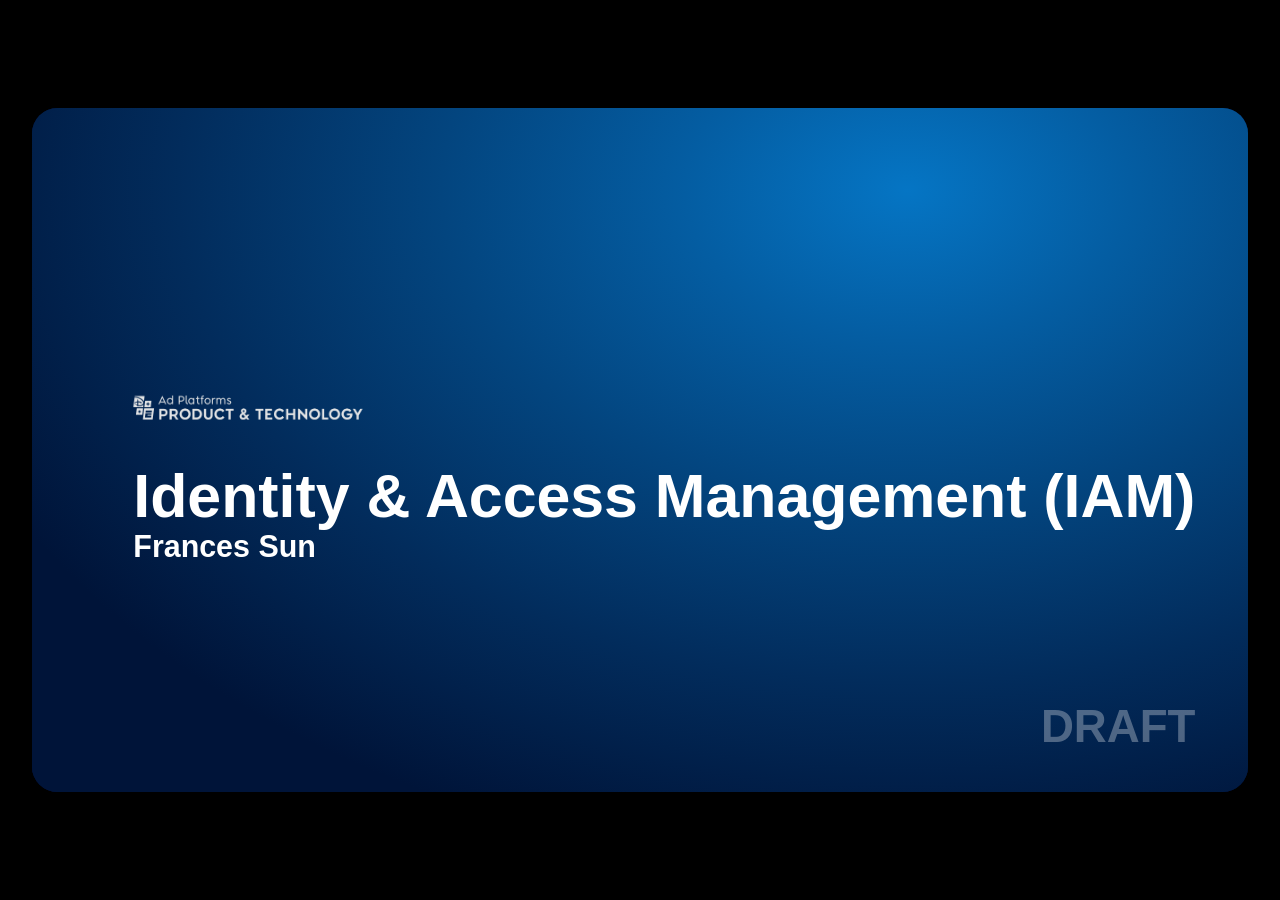
<file: public/slides.html>
<!DOCTYPE html>
<html lang="en">
<head>
  <meta charset="UTF-8">
  <meta name="viewport" content="width=device-width, initial-scale=1.0">
  <title>IAM Executive Intro — Identity and Access Management Atlas</title>
  <!--
    Source of truth: Figma file VJFnUYbMq9dWqqp6yxv7AN
    Slide 1 node 506:15695 · Slide 2 node 506:15531 · Slide 3 node 506:15666
    Slide 4 node 506:15278 · Slide 5 node 506:15352 · Slide 6 node 506:15407
    Slide 7 node 507:20586
  -->
  <link rel="stylesheet" href="slides.css?v=20260424iamslides10">
</head>
<body class="slides-body">
  <div id="slidesLive" class="sl-visually-hidden" role="status" aria-live="polite" aria-atomic="true"></div>

  <div class="slides-deck" role="region" aria-roledescription="carousel" aria-label="IAM executive introduction">
    <div class="slides-stage" id="slidesStage">

      <!-- ═════════ SLIDE 1 — Cover (506:15695) ═════════ -->
      <article class="slide sl--1 is-active" data-slide="1" aria-hidden="false">
        <img class="sl1-dept-logo" src="slides-assets/s1-ad-platforms.png" alt="Ad Platforms Product & Technology">
        <h1 class="sl1-title">Identity &amp; Access Management (IAM)</h1>
        <p class="sl1-author">Frances Sun</p>
        <span class="sl1-draft" aria-hidden="true">DRAFT</span>
      </article>

      <!-- ═════════ SLIDE 2 — User → IAM → Apps (506:15531) ═════════ -->
      <article class="slide sl--2" data-slide="2" aria-hidden="true">
        <h2 class="sl2-title">IAM manages access across Atlas</h2>
        <p class="sl2-sub">Without IAM, access is defined by implementation- not by design</p>

        <span class="sl2-col-user">User</span>
        <span class="sl2-col-iam">IAM</span>
        <span class="sl2-col-apps">Applications</span>

        <img class="sl2-users" src="slides-assets/s2-users.png" alt="" aria-hidden="true">
        <img class="sl2-castle" src="slides-assets/s2-castle.png" alt="" aria-hidden="true">

        <svg class="sl2-arrow sl2-arrow--1" viewBox="0 0 218 23" fill="none" aria-hidden="true" xmlns="http://www.w3.org/2000/svg">
          <path d="M217.061 12.1066C217.646 11.5208 217.646 10.571 217.061 9.98524L207.515 0.439297C206.929 -0.14649 205.979 -0.14649 205.393 0.439297C204.808 1.02508 204.808 1.97483 205.393 2.56062L213.879 11.0459L205.393 19.5312C204.808 20.117 204.808 21.0667 205.393 21.6525C205.979 22.2383 206.929 22.2383 207.515 21.6525L217.061 12.1066ZM0 11.0459V12.5459H216V11.0459V9.5459H0V11.0459Z" fill="currentColor"/>
        </svg>
        <svg class="sl2-arrow sl2-arrow--2" viewBox="0 0 218 23" fill="none" aria-hidden="true" xmlns="http://www.w3.org/2000/svg">
          <path d="M217.061 12.1066C217.646 11.5208 217.646 10.571 217.061 9.98524L207.515 0.439297C206.929 -0.14649 205.979 -0.14649 205.393 0.439297C204.808 1.02508 204.808 1.97483 205.393 2.56062L213.879 11.0459L205.393 19.5312C204.808 20.117 204.808 21.0667 205.393 21.6525C205.979 22.2383 206.929 22.2383 207.515 21.6525L217.061 12.1066ZM0 11.0459V12.5459H216V11.0459V9.5459H0V11.0459Z" fill="currentColor"/>
        </svg>

        <div class="sl2-apps-frame" aria-hidden="true"></div>
        <div class="sl2-app sl2-app--1">Core Planning</div>
        <div class="sl2-app sl2-app--2">Target Options<br>Manager</div>
        <div class="sl2-app sl2-app--3">Disney Ads Agent</div>
        <div class="sl2-app sl2-app--4">Inventory Catalog<br>Manager</div>

        <span class="sl2-acl">Access Control Layer</span>
        <span class="sl2-atlas">Atlas</span>

        <p class="sl-footer-text">Disney Ad Platforms Design — Quote-to-Cash (Q2C)</p>
        <img class="sl-footer-dmark" src="slides-assets/footer-logo.svg" alt="" aria-hidden="true">
      </article>

      <!-- ═════════ SLIDE 3 — Define once. Scale everywhere. (506:15666) ═════════ -->
      <article class="slide sl--3" data-slide="3" aria-hidden="true">
        <h2 class="sl3-title">Define once. Scale everywhere.</h2>

        <ul class="sl3-bullets">
          <li>Define roles and permissions once</li>
          <li>Apply access consistently across applications</li>
          <li>Govern access centrally across Atlas</li>
        </ul>

        <div class="sl3-pill">
          <span class="sl3-pill-head">IAM</span>
          <span class="sl3-pill-sub">Single source of truth for access</span>
        </div>

        <svg class="sl3-arrow-down" viewBox="0 0 23 218" fill="none" aria-hidden="true" xmlns="http://www.w3.org/2000/svg">
          <path d="M10.8934 217.061C11.4792 217.646 12.429 217.646 13.01476 217.061L22.5607 207.515C23.1465 206.929 23.1465 205.979 22.5607 205.393C21.9749 204.808 21.0252 204.808 20.4394 205.393L11.9541 213.879L3.4688 205.393C2.883 204.808 1.9333 204.808 1.3475 205.393C0.7617 205.979 0.7617 206.929 1.3475 207.515L10.8934 217.061ZM11.9541 0H10.4541V216H11.9541H13.4541V0H11.9541Z" fill="currentColor"/>
        </svg>

        <span class="sl3-atlas-label">Atlas</span>
        <div class="sl3-atlas-box"></div>
        <div class="sl3-apps-grid">
          <div class="sl-app-card sl-app-card--1">Core Planning</div>
          <div class="sl-app-card sl-app-card--2">Target Options<br>Manager</div>
          <div class="sl-app-card sl-app-card--3">Disney Ads Agent</div>
          <div class="sl-app-card sl-app-card--4">Inventory Catalog<br>Manager</div>
        </div>

        <p class="sl-footer-text">Disney Ad Platforms Design — Quote-to-Cash (Q2C)</p>
        <img class="sl-footer-dmark" src="slides-assets/footer-logo.svg" alt="" aria-hidden="true">
      </article>

      <!-- ═════════ SLIDE 4 — We structure access in 3 layers (506:15278) ═════════ -->
      <article class="slide sl--4" data-slide="4" aria-hidden="true">
        <h2 class="sl4-title">We structure access in 3 layers</h2>

        <img class="sl4-users" src="slides-assets/s4-users.png" alt="" aria-hidden="true">

        <img class="sl4-role-card" src="slides-assets/s4-role-card.png" alt="" aria-hidden="true">
        <span class="sl4-role-name">Planner</span>
        <p class="sl4-role-perm sl4-role-perm--1">Core Planning → Edit</p>
        <p class="sl4-role-perm sl4-role-perm--2">TOM→ View</p>
        <p class="sl4-role-perm sl4-role-perm--3">ICM→ No Access</p>
        <p class="sl4-role-group">Ad Operations</p>

        <span class="sl4-col-user">User</span>
        <span class="sl4-col-role">Role</span>
        <h3 class="sl4-col-apps">Application + Permissions</h3>

        <svg class="sl4-arrow sl4-arrow--1" viewBox="0 0 218 23" fill="none" aria-hidden="true" xmlns="http://www.w3.org/2000/svg">
          <path d="M217.061 12.1066C217.646 11.5208 217.646 10.571 217.061 9.98524L207.515 0.439297C206.929 -0.14649 205.979 -0.14649 205.393 0.439297C204.808 1.02508 204.808 1.97483 205.393 2.56062L213.879 11.0459L205.393 19.5312C204.808 20.117 204.808 21.0667 205.393 21.6525C205.979 22.2383 206.929 22.2383 207.515 21.6525L217.061 12.1066ZM0 11.0459V12.5459H216V11.0459V9.5459H0V11.0459Z" fill="currentColor"/>
        </svg>
        <svg class="sl4-arrow sl4-arrow--2" viewBox="0 0 218 23" fill="none" aria-hidden="true" xmlns="http://www.w3.org/2000/svg">
          <path d="M217.061 12.1066C217.646 11.5208 217.646 10.571 217.061 9.98524L207.515 0.439297C206.929 -0.14649 205.979 -0.14649 205.393 0.439297C204.808 1.02508 204.808 1.97483 205.393 2.56062L213.879 11.0459L205.393 19.5312C204.808 20.117 204.808 21.0667 205.393 21.6525C205.979 22.2383 206.929 22.2383 207.515 21.6525L217.061 12.1066ZM0 11.0459V12.5459H216V11.0459V9.5459H0V11.0459Z" fill="currentColor"/>
        </svg>

        <ul class="sl4-bullets">
          <li>Users do not directly get permissions</li>
          <li>Roles abstract access</li>
        </ul>

        <p class="sl-footer-text">Disney Ad Platforms Design — Quote-to-Cash (Q2C)</p>
        <img class="sl-footer-dmark" src="slides-assets/footer-logo.svg" alt="" aria-hidden="true">
      </article>

      <!-- ═════════ SLIDE 5 — Define roles before designing access (506:15352) ═════════ -->
      <article class="slide sl--5" data-slide="5" aria-hidden="true">
        <h2 class="sl5-title">Define roles before designing access</h2>
        <p class="sl5-sub">Roles define what users can access and do across Atlas applications</p>

        <div class="sl5-table" role="table" aria-label="Role definitions">
          <div class="sl5-header">
            <div class="sl5-header-row" role="row">
              <span role="columnheader">Role</span>
              <span role="columnheader">What they can do</span>
              <span role="columnheader">Primary Access</span>
            </div>
            <div class="sl5-header-divider" aria-hidden="true"></div>
          </div>
          <div class="sl5-row sl5-row--1" role="row">
            <span>Planner</span>
            <span>Core Planning</span>
            <span>Create and edit plans</span>
          </div>
          <div class="sl5-row sl5-row--2" role="row">
            <span>Specialist</span>
            <span>Review, validate, approve</span>
            <span>Core Planning + TOM</span>
          </div>
          <div class="sl5-row sl5-row--3" role="row">
            <span>Ad Ops</span>
            <span>ICM</span>
            <span>Manage inventory setup</span>
          </div>
          <div class="sl5-row sl5-row--4" role="row">
            <span>Admin</span>
            <span>IAM / Admin</span>
            <span>Full Access</span>
          </div>
        </div>

        <p class="sl5-note">*Role definitions for first release are still being finalize</p>

        <p class="sl-footer-text">Disney Ad Platforms Design — Quote-to-Cash (Q2C)</p>
        <img class="sl-footer-dmark" src="slides-assets/footer-logo.svg" alt="" aria-hidden="true">
      </article>

      <!-- ═════════ SLIDE 6 — Separate mental models (506:15407) ═════════ -->
      <article class="slide sl--6" data-slide="6" aria-hidden="true">
        <h2 class="sl6-title">Separate mental models to reduce complexity</h2>

        <img class="sl6-img sl6-img--left"  src="assets/user-management-screenshot.png"    alt="User Management screen — who has access" aria-hidden="true">
        <img class="sl6-img sl6-img--right" src="assets/roles-permissions-screenshot.png" alt="Roles and Permissions screen — what access means" aria-hidden="true">

        <p class="sl6-caption-left">User Management → who has access</p>
        <p class="sl6-caption-right">Role &amp; Permissions → what access means</p>

        <p class="sl-footer-text">Disney Ad Platforms Design — Quote-to-Cash (Q2C)</p>
        <img class="sl-footer-dmark" src="slides-assets/footer-logo.svg" alt="" aria-hidden="true">
      </article>

      <!-- ═════════ SLIDE 7 — See Cursor Prototype (507:20586) ═════════ -->
      <article class="slide sl--7" data-slide="7" aria-hidden="true">
        <a href="./" class="sl7-title" id="slidesSeePrototype">See Cursor Prototype</a>

        <p class="sl7-demo-label">Demo order:</p>

        <ul class="sl7-bullets">
          <li>User Management - who has access</li>
          <li>Add/Edit User - assigning role/app access</li>
          <li>Roles &amp; Permissions - what access means</li>
          <li>Create/Edit Role - defining role permissions</li>
        </ul>

        <button type="button" class="sl7-back" id="slidesBackIntro">Back to the intro</button>

        <p class="sl-footer-text">Disney Ad Platforms Design — Quote-to-Cash (Q2C)</p>
        <img class="sl-footer-dmark" src="slides-assets/footer-logo.svg" alt="" aria-hidden="true">
      </article>

    </div>
  </div>

  <script src="slides.js?v=20260424iamslides10"></script>
</body>
</html>
</file>
<file: public/v1/styles.css>
@font-face {
  font-family: 'InspireTWDC';
  font-weight: 400;
  font-style: normal;
  font-display: swap;
  src: url('../assets/fonts/InspireTWDC-Roman.woff2') format('woff2'),
       local('InspireTWDC Roman'), local('InspireTWDC-Roman'), local('Inspire TWDC Roman'), local('InspireTWDC');
}
@font-face {
  font-family: 'InspireTWDC';
  font-weight: 500;
  font-style: normal;
  font-display: swap;
  src: url('../assets/fonts/InspireTWDC-Medium.woff2') format('woff2'),
       local('InspireTWDC Medium'), local('InspireTWDC-Medium'), local('Inspire TWDC Medium');
}
@font-face {
  font-family: 'InspireTWDC';
  font-weight: 700;
  font-style: normal;
  font-display: swap;
  src: url('../assets/fonts/InspireTWDC-Heavy.woff2') format('woff2'),
       local('InspireTWDC Bold'), local('InspireTWDC-Bold'), local('Inspire TWDC Bold');
}
@font-face {
  font-family: 'InspireTWDC';
  font-weight: 800;
  font-style: normal;
  font-display: swap;
  src: url('../assets/fonts/InspireTWDC-Heavy.woff2') format('woff2'),
       local('InspireTWDC Heavy'), local('InspireTWDC-Heavy'), local('Inspire TWDC Heavy');
}
@font-face {
  font-family: 'InspireTWDC';
  font-weight: 900;
  font-style: normal;
  font-display: swap;
  src: url('../assets/fonts/InspireTWDC-Black.woff2') format('woff2'),
       local('InspireTWDC Black'), local('InspireTWDC-Black'), local('Inspire TWDC Black');
}
@font-face {
  font-family: 'MultiplaneTWDC Display';
  font-weight: 500;
  font-style: normal;
  font-display: swap;
  src: url('../assets/fonts/MultiplaneTWDC-Display-Medium.woff2') format('woff2'),
       local('MultiplaneTWDC Display Medium'), local('MultiplaneTWDC_Display-Medium'), local('MultiplaneTWDC Display');
}

:root {
  /* EDL Primary — Gray */
  --gray-95:  #171C20;
  --gray-90:  #222A30;
  --gray-80:  #3A4652;
  --gray-70:  #526374;
  --gray-60:  #6A8095;
  --gray-50:  #8498A9;
  --gray-40:  #9EB0BD;
  --gray-30:  #B8C7D0;
  --gray-20:  #D4DEE3;
  --gray-15:  #E2E9EC;
  --gray-10:  #EFF3F5;
  --gray-05:  #F7F9FA;

  /* EDL Primary — Indigo */
  --indigo-95: #231267;
  --indigo-80: #2F139F;
  --indigo-70: #3611C8;
  --indigo-60: #3B0DF2;
  --indigo-50: #5432FB;
  --indigo-40: #705CFF;
  --indigo-30: #928AFF;
  --indigo-20: #B8B8FF;
  --indigo-15: #CFCFFF;
  --indigo-10: #E6E6FF;
  --indigo-05: #F3F3FF;

  /* EDL Extended — 50 level */
  --blue-50:   #1570C8;
  --teal-50:   #00838F;
  --green-50:  #178255;
  --purple-50: #7B2CB8;
  --cyan-50:   #0B6E7A;
  --slate-50:  #5B6F80;

  /* EDL Semantic */
  --green-70:  #059D6D;
  --red-70:    #A00032;

  /* EDL Toast palette (from EDL Toast Figma spec, node 15094:75972) */
  --green-60:  #00C274;
  --red-60:    #C20031;
  --orange-70: #D26700;
  --gray-95:   #171C20;

  /* Aliases */
  --white:    #FFFFFF;
  --black:    #000000;
  --input-border: var(--border-input);
  --ff: 'InspireTWDC', 'Inspire TWDC', -apple-system, BlinkMacSystemFont, 'Segoe UI', sans-serif;

  /* ─── EDL Semantic theme tokens (Light defaults) ───
     Dark overrides live in [data-theme="dark"] below. Palette tokens above
     remain absolute colors; semantic tokens below remap to theme meaning. */

  /* Surfaces */
  --bg-app:            var(--gray-10);      /* page background behind cards */
  --bg-surface:        var(--white);        /* cards, tables, popovers, inputs */
  --bg-surface-raised: var(--white);        /* elevated dropdowns/menus */
  --bg-hover:          var(--gray-10);      /* row/button hover */
  --bg-hover-soft:     var(--gray-05);      /* softer hover */

  /* Nav */
  --nav-bg:            var(--indigo-70);
  --nav-link:          var(--indigo-10);
  --nav-link-active:   var(--white);
  --nav-divider:       var(--indigo-30);

  /* Text */
  --text-primary:      var(--gray-95);
  --text-secondary:    var(--gray-70);
  --text-muted:        var(--gray-60);
  --text-placeholder:  var(--gray-40);
  --text-on-brand:     var(--white);

  /* Borders */
  --border-subtle:     var(--gray-15);      /* hairline dividers */
  --border-default:    var(--gray-20);      /* card outline, table rows */
  --border-input:      var(--gray-30);      /* form controls */

  /* Brand / interactive */
  --brand:             var(--indigo-70);    /* solid button bg, checked checkbox */
  --brand-hover:       var(--indigo-80);
  --brand-text:        var(--indigo-70);    /* link text, outline button text */
  --brand-text-hover:  var(--indigo-80);
  --brand-bg-soft:     var(--indigo-05);    /* ghost hover bg */
  --brand-bg-selected: var(--indigo-10);    /* selected option bg */
  --brand-focus-ring:  var(--indigo-50);
  --brand-disabled-bg: #D9D9E8;
  --brand-disabled-fg: #9B9BB3;

  /* Shadows */
  --shadow-menu:  0 6px 24px rgba(16,17,19,0.14), 0 1px 3px rgba(16,17,19,0.10);
  --shadow-pop:   0 6px 20px rgba(0,0,0,0.10);
  --shadow-tip:   0 1px 3px rgba(16,17,19,0.24);
  --shadow-drawer: 4px 0 16px rgba(0,0,0,0.08);
  --overlay-scrim: rgba(23,28,32,0.40);
}

/* ─── EDL Dark Theme ───
   Blue-toned dark surfaces (EDL dark navy family) for cards, tables, nav,
   popovers. Borders/dividers carry the same blue undertone. Interactive
   text uses EDL Indigo/20 for readable contrast on navy surfaces. */
[data-theme="dark"] {
  color-scheme: dark;

  --bg-app:            #0B1220;                         /* deep navy app bg */
  --bg-surface:        #131E33;                         /* navy card / table */
  --bg-surface-raised: #1E2B44;                         /* elevated menus/popovers */
  --bg-hover:          rgba(255,255,255,0.06);
  --bg-hover-soft:     rgba(255,255,255,0.04);

  --nav-bg:            #0B1424;                         /* deepest navy, top nav */
  --nav-link:          #D4DEE3;
  --nav-link-active:   #FFFFFF;
  --nav-divider:       #263654;

  --text-primary:      #FFFFFF;
  --text-secondary:    #A5B6CC;                         /* blue-tinted secondary */
  --text-muted:        #A5B6CC;
  --text-placeholder:  #8B9CB3;
  --text-on-brand:     #FFFFFF;

  --border-subtle:     #1F2C47;                         /* hairline row rule */
  --border-default:    #263654;                         /* card outline / table rows */
  --border-input:      #34466A;

  --brand:             var(--indigo-50);
  --brand-hover:       var(--indigo-40);
  --brand-text:        var(--indigo-20);
  --brand-text-hover:  var(--indigo-15);
  --brand-bg-soft:     rgba(184,184,255,0.10);
  --brand-bg-selected: rgba(184,184,255,0.16);
  --brand-focus-ring:  var(--indigo-30);
  --brand-disabled-bg: #1A2540;
  --brand-disabled-fg: #5A6C85;

  --shadow-menu:  0 8px 28px rgba(0,0,0,0.55), 0 1px 3px rgba(0,0,0,0.45);
  --shadow-pop:   0 6px 20px rgba(0,0,0,0.55);
  --shadow-tip:   0 1px 3px rgba(0,0,0,0.45);
  --shadow-drawer: 4px 0 16px rgba(0,0,0,0.50);
  --overlay-scrim: rgba(0,0,0,0.60);
}

*, *::before, *::after { box-sizing: border-box; margin: 0; padding: 0; }
html { -webkit-font-smoothing: antialiased; -moz-osx-font-smoothing: grayscale; }
body { font-family: var(--ff); color: var(--text-primary); background: var(--bg-app); line-height: 1; }
a { text-decoration: none; color: inherit; }
button { border: none; background: none; cursor: pointer; font-family: inherit; font-size: inherit; color: inherit; line-height: 1; transition: color 0.15s ease, background-color 0.15s ease, border-color 0.15s ease, opacity 0.15s ease; }
:focus-visible { outline: 2px solid var(--indigo-50); outline-offset: 2px; }
select:focus-visible { outline: 2px solid var(--indigo-50); outline-offset: 0; }
input, select { font-family: inherit; }
table { border-spacing: 0; border-collapse: collapse; }

/* ─── NAV ─── 48px, bg indigo-70, pr-28 (Figma 368:57130) ─── */
.nav { display: flex; align-items: center; justify-content: space-between; height: 48px; background: var(--nav-bg); padding-right: 28px; position: sticky; top: 0; z-index: 100; }
.nav-l { display: flex; align-items: center; height: 100%; overflow: hidden; }
.nav-mod { display: flex; gap: 8px; height: 100%; align-items: center; padding: 10px 16px 10px 48px; }
/* Center cluster holds the primary nav links. In EDL Light/Dark this sits
   directly to the right of the logo group (legacy layout). ADS Preview
   overrides this to center the cluster in the bar (see ADS Preview block).
   `margin-right: auto` claims the slack so EDL's three-sibling flex
   still pins utilities to the right edge without redistributing space. */
.nav-c { display: flex; gap: 8px; height: 100%; align-items: center; margin-right: auto; }
.nav-logo-group { display: flex; gap: 12px; align-items: center; flex-shrink: 0; }
.nav-logo-link { display: flex; align-items: center; flex-shrink: 0; line-height: 0; border-radius: 4px; }
.nav-logo-link:focus-visible { outline: 2px solid var(--indigo-50); outline-offset: 3px; }
.nav-logo-img { width: 145px; height: 26px; display: block; }
.nav-divider { width: 1px; height: 30px; background: var(--nav-divider); flex-shrink: 0; }
.nav-a { display: inline-flex; align-items: center; justify-content: center; gap: 4px; height: 48px; padding: 0 12px; font-size: 16px; font-weight: 400; line-height: 21px; color: var(--nav-link); white-space: nowrap; }
.nav-a:hover { color: var(--nav-link-active); }
.nav-a.on { color: var(--nav-link-active); font-weight: 800; }
.nav-chev { flex-shrink: 0; width: 16px; height: 16px; }
.nav-r { display: flex; align-items: center; height: 100%; }
.nav-r-btn { display: inline-flex; align-items: center; justify-content: center; height: 48px; padding: 0 12px; border: none; background: none; cursor: pointer; color: var(--nav-link); }
.nav-avatar-img { width: 24px; height: 24px; border-radius: 50%; display: block; }
/* Ads DS-only icon glyphs.
   `.nav-ico`     — inline SVG used by the Ads bell + three-dot icons; the
                     legacy bell (`<img class="nav-bell-img">`) is the EDL
                     Light/Dark glyph and is shown by default.
   `.nav-r-btn-dots` — entire "More" button, ADS Preview only.
   Both are hidden in EDL themes so EDL Light/Dark render with their
   original bell + avatar pair only. ADS Preview override unhides them. */
.nav-r-btn .nav-ico { display: none; }
.nav-r-btn-dots { display: none; }

/* ═══ User menu (top-right profile dropdown) ═══ */
.user-menu { position: relative; display: inline-flex; height: 100%; }
.user-menu-pop {
  position: absolute;
  top: calc(100% + 4px);
  right: 0;
  min-width: 240px;
  background: var(--bg-surface);
  border-radius: 8px;
  box-shadow: var(--shadow-menu);
  padding: 4px 0;
  z-index: 200;
  font-family: var(--ff);
  display: none;
}
.user-menu.open .user-menu-pop { display: block; }

.user-menu-hdr { padding: 10px 16px 12px; }
.user-menu-name { font-size: 14px; font-weight: 700; line-height: 20px; color: var(--text-primary); letter-spacing: 0; }
.user-menu-email { margin-top: 2px; font-size: 13px; font-weight: 400; line-height: 18px; color: var(--text-muted); letter-spacing: 0; }

.user-menu-sep { height: 1px; background: var(--border-subtle); margin: 4px 0; }

.user-menu-row {
  position: relative;
  display: flex;
  align-items: center;
  height: 36px;
  padding: 0 16px;
  font-size: 14px;
  font-weight: 400;
  line-height: 20px;
  color: var(--text-primary);
  cursor: pointer;
  user-select: none;
  outline: none;
}
.user-menu-row:hover,
.user-menu-row:focus-visible { background: var(--bg-hover); }
.user-menu-row:focus-visible { outline: 2px solid var(--indigo-50); outline-offset: -2px; }
.user-menu-label { flex: 1 1 auto; min-width: 0; }
.user-menu-value { color: var(--text-muted); font-size: 14px; font-weight: 400; line-height: 20px; }
.user-menu-chev { flex-shrink: 0; color: var(--text-muted); }

/* Theme submenu — anchored to the left of the parent row.
   Column flex guarantees both options (EDL Light + EDL Dark) stack fully,
   and the elevated z-index / isolation keep the popup on top of any
   sibling stacking contexts (search, table cells, etc.). */
.user-menu-sub {
  position: absolute;
  top: -4px;
  right: calc(100% + 4px);
  min-width: 140px;
  background: var(--bg-surface);
  border-radius: 8px;
  box-shadow: var(--shadow-menu);
  padding: 4px 0;
  display: none;
  flex-direction: column;
  z-index: 9999;
  isolation: isolate;
}
.user-menu-row.has-sub:hover > .user-menu-sub,
.user-menu-row.has-sub[aria-expanded="true"] > .user-menu-sub,
.user-menu-sub:hover { display: flex; }

/* Theme submenu items inherit surface/hover/text tokens from the page-level
   theme (i.e. the <html> element), not from their own data-theme attributes.
   Without this reset, an item like <div data-theme="dark"> would pick up
   --bg-surface:#131E33 from the [data-theme="dark"] token block and appear
   dark navy even while the page is in EDL Light mode. */
.user-menu-sub .user-menu-sub-item {
  --bg-surface:   inherit;
  --bg-hover:     inherit;
  --text-primary: inherit;
}

.user-menu-sub-item {
  display: flex;
  align-items: center;
  flex: 0 0 36px;
  min-height: 36px;
  padding: 0 16px;
  font-size: 14px;
  font-weight: 400;
  line-height: 20px;
  color: var(--text-primary);
  background: var(--bg-surface);
  cursor: pointer;
  white-space: nowrap;
}
.user-menu-sub-item:hover,
.user-menu-sub-item:focus-visible { background: var(--bg-hover); }
.user-menu-sub-item:focus-visible { outline: 2px solid var(--indigo-50); outline-offset: -2px; }
.user-menu-sub-item.is-selected { color: var(--brand-text); font-weight: 500; }

/* EDL Indigo 70 selected state for dark and ADS Preview theme options.
   Uses the absolute palette token #3611C8 so it is immune to any
   per-element variable remapping above. */
.user-menu-sub-item.is-selected[data-theme="dark"],
.user-menu-sub-item.is-selected[data-theme="ads-preview"] {
  background: #3611C8;
  color: #FFFFFF;
}
.user-menu-sub-item.is-selected[data-theme="dark"]:hover,
.user-menu-sub-item.is-selected[data-theme="ads-preview"]:hover,
.user-menu-sub-item.is-selected[data-theme="dark"]:focus-visible,
.user-menu-sub-item.is-selected[data-theme="ads-preview"]:focus-visible {
  background: #2F139F;
  color: #FFFFFF;
}

/* ─── PAGE SHELL ─── full-width with responsive padding, capped at ultra-wide ─── */
.page { padding: 0 48px; max-width: 1440px; margin: 0 auto; }

/* ─── PAGE HEADER ─── Figma: title at y=77 (29px below nav), card at y=170 (33px below header) ─── */
.hdr { padding: 29px 0 33px; }
.hdr h1 { font-family: 'MultiplaneTWDC Display', var(--ff); font-size: 28px; font-weight: 500; line-height: 38px; color: var(--text-primary); letter-spacing: 0; margin-bottom: 8px; }
.hdr p { font-size: 14px; font-weight: 500; line-height: 20px; color: var(--text-secondary); }

/* ─── CARD ─── white, radius 8, outline border ─── */
.card { background: var(--bg-surface); border-radius: 8px; overflow: hidden; margin-bottom: 32px; box-shadow: 0 0 0 1px var(--border-default); }

/* ─── TABS ─── Figma 362:55886: h-56, pt-16 pb-8 px-16, items-center ─── */
.tabs-row { display: flex; align-items: center; height: 56px; padding: 16px 16px 8px; border-bottom: 1px solid var(--border-subtle); }

/* Extra breathing room below the tab underline before the toolbar.
   Applied to both panels (Users + Roles & Permissions) so the whole
   block — toolbar row (Filter / Search / CTA), column header row, and
   everything below — shifts down together by the same amount. Puts
   the padding on the panel (not `.tbar`) to avoid margin-collapsing
   through the un-styled panel wrappers. Internal spacing between
   toolbar → column headers → body → pagination is untouched. */
#usersPanel, #rolesPanel { padding-top: 12px; }
.tabs-row nav { display: flex; gap: 24px; align-items: flex-start; }
.tab-btn { display: inline-flex; align-items: flex-start; padding-bottom: 8px; font-size: 18px; font-weight: 800; line-height: 21px; color: var(--text-muted); position: relative; white-space: nowrap; }
.tab-btn.on { color: var(--brand-text); }
.tab-btn.on::after { content: ''; position: absolute; bottom: -1px; left: 0; right: 0; height: 2px; background: var(--brand); border-radius: 1px; }
.tab-btn:hover:not(.on) { color: var(--text-secondary); }

/* ─── TOOLBAR ─── h-48 px-16 py-8 (Figma 362:55889) ─── */
/* Vertical rhythm: tabs → toolbar is ~16px via .tabs-row/.tbar padding;
   toolbar → table uses margin-bottom here so the table reads as a new section. */
/* Toolbar uses the shared 56px right-gutter rail (see .tbl-wrap above),
   so "+ Add Users" and "+ Create Role" — right-anchored by flex — land
   on the exact same vertical line as the Region / Create Date column's
   right edge and the pagination controls. Both panels use identical
   values; no per-panel override is needed.

   Vertical alignment contract: .tbar is a single horizontal flex row
   with align-items: center. Filter + Search (wrapped in .tbar-l — also
   align-items: center) and the CTA (.btn-ghost, direct child) all
   share the same center baseline. All three controls are 32px tall,
   centered in the 48px tbar (8px top / 8px bottom). Every control's
   `align-self` falls back to the container's `center`; we set it
   explicitly on the CTA to immunize against any future override. */
.tbar { display: flex; align-items: center; justify-content: space-between; height: 48px; padding: 8px 56px 8px 16px; margin-bottom: 16px; }
/* Users only: slightly less air between toolbar row and column headers (Roles unchanged). */
#usersPanel .tbar { margin-bottom: 10px; }
#rolesPanel .tbar { padding-right: 56px; }
.tbar-l { display: flex; align-items: center; gap: 16px; }
.tbar > .btn-ghost { align-self: center; margin-top: 0; margin-bottom: 0; }

/* EDL Standard button — secondary outline, 32px */
.btn-std { display: inline-flex; align-items: center; gap: 6px; height: 32px; padding: 0 12px; border: 1px solid var(--brand-text); border-radius: 8px; background: var(--bg-surface); font-size: 14px; font-weight: 500; line-height: 16px; color: var(--brand-text); white-space: nowrap; transition: background-color 0.15s ease; }
.btn-std:hover { background: var(--brand-bg-soft); }
.btn-std:active { background: var(--brand-bg-selected); }
.btn-std:disabled { opacity: 0.5; cursor: not-allowed; }
.btn-std:focus-visible { outline: 2px solid var(--brand-focus-ring); outline-offset: 2px; }
.btn-std svg { flex-shrink: 0; }

/* EDL Search — 32px input with dropdown panel */
.search { position: relative; width: 310px; z-index: 10; }
.search input { width: 100%; height: 32px; padding: 0 32px 0 12px; border: 1px solid var(--input-border); border-radius: 8px; font-size: 14px; line-height: 21px; color: var(--text-primary); background: var(--bg-surface); outline: none; transition: border-color 0.15s ease, border-radius 0.1s ease; }
.search input::placeholder { color: var(--text-placeholder); font-weight: 400; }
.search input:focus { border-color: var(--brand-text); }
.search-ico { position: absolute; right: 10px; top: 50%; transform: translateY(-50%); pointer-events: none; transition: opacity 0.1s ease; }

.search.open { z-index: 50; }
.search.open input { border-radius: 8px 8px 0 0; border-color: var(--brand-text); border-bottom-color: var(--border-default); }
.search.has-value .search-ico { opacity: 0; pointer-events: none; }

.search-clear { position: absolute; right: 8px; top: 50%; transform: translateY(-50%); display: inline-flex; align-items: center; justify-content: center; width: 20px; height: 20px; border-radius: 50%; color: var(--text-muted); background: none; border: none; cursor: pointer; padding: 0; z-index: 2; }
.search-clear:hover { color: var(--text-secondary); background: var(--bg-hover); }
.search-clear.hidden { display: none; }

.search-dropdown { display: none; position: fixed; background: var(--bg-surface); border: 1px solid var(--brand-text); border-top: 1px solid var(--border-default); border-radius: 0 0 8px 8px; box-shadow: var(--shadow-pop); padding: 16px; z-index: 9999; }
.search-dropdown.open { display: block; }

.search-dd-label { font-size: 14px; font-weight: 400; line-height: 21px; color: var(--text-muted); margin-bottom: 6px; }
.search-dd-item { display: flex; align-items: center; gap: 8px; padding: 5px 4px; cursor: pointer; border-radius: 4px; transition: background-color 0.1s ease; }
.search-dd-item:hover { background: var(--bg-hover-soft); }
.search-dd-item svg { flex-shrink: 0; color: var(--text-muted); }
.search-dd-item span { font-size: 14px; font-weight: 500; line-height: 21px; color: var(--text-primary); white-space: nowrap; overflow: hidden; text-overflow: ellipsis; }
.search-dd-info { font-size: 14px; font-weight: 500; line-height: 21px; color: var(--text-secondary); padding: 4px 0; }
.search-dd-info strong { color: var(--text-primary); font-weight: 700; }
.search-dd-divider { height: 1px; background: var(--border-subtle); margin: 10px 0; }
.search-dd-empty { font-size: 13px; line-height: 21px; color: var(--text-muted); padding: 4px 0; }

/* EDL toolbar primary CTA treatment for "+ Add Users" / "+ Create Role". */
/* CTA action buttons sit in .tbar which
   already anchors the right edge at 32px from the card (matching .pgn and
   .rp-act). Zero horizontal padding on the button keeps the icon+text
   optically aligned to that same right-side system instead of being inset
   by the button's own padding. Only the 6px icon→text gap is preserved.

   Line-height 16 matches .btn-std (Filter) exactly so the two buttons'
   internal text struts resolve to the same y-center. Without this, the
   native <button> UA layout resolves a taller strut (line-height: 20)
   differently from .btn-std's 16px strut and the glyphs can read as
   sitting ~1–2 px higher than Filter/Search on the same flex row. */
/* EDL Ghost button — text-only, transparent background */
.btn-ghost { display: inline-flex; align-items: center; gap: 6px; height: 32px; padding: 0; border: 0; border-radius: 8px; background: transparent; font-family: inherit; font-size: 14px; font-weight: 500; line-height: 16px; color: var(--brand-text); white-space: nowrap; overflow: visible; cursor: pointer; vertical-align: middle; transition: background-color 0.15s ease, color 0.15s ease; }
.btn-ghost svg { flex-shrink: 0; display: block; }
.btn-ghost:hover { background: var(--brand-bg-soft); color: var(--brand-text-hover); }
.btn-ghost:active { background: var(--brand-bg-selected); color: var(--brand-text-hover); }
.btn-ghost:disabled { opacity: 0.5; cursor: not-allowed; }
.btn-ghost:focus-visible { outline: 2px solid var(--brand-focus-ring); outline-offset: 2px; }

/* EDL Primary CTA — toolbar "Add Users" / "Create Role" promoted to filled primary */
.tbar > .btn-ghost {
  padding: 0 12px;
  background: var(--brand);
  color: var(--text-on-brand);
  border-radius: 8px;
}
.tbar > .btn-ghost:hover {
  background: var(--brand-hover);
  color: var(--text-on-brand);
}
.tbar > .btn-ghost:active {
  background: var(--indigo-95);
  color: var(--text-on-brand);
}
.tbar > .btn-ghost:disabled {
  background: var(--brand-disabled-bg);
  color: var(--brand-disabled-fg);
  opacity: 1;
  cursor: not-allowed;
}

/* ─── EDL Multi-Segment Control ─── 32px, Gray/30 stroke, Indigo/10 selected ─── */
.seg-ctrl {
  display: inline-flex;
  align-items: center;
  height: 32px;
  margin-left: 8px;
  border: 1px solid var(--border-input);
  border-radius: 8px;
  overflow: hidden;
  background: var(--bg-surface);
  flex-shrink: 0;
}
.seg-btn {
  display: inline-flex;
  align-items: center;
  justify-content: center;
  height: 100%;
  min-width: 96px;
  padding: 0 16px;
  border: none;
  background: transparent;
  font-family: inherit;
  font-size: 14px;
  font-weight: 500;
  line-height: 16px;
  color: var(--brand-text);
  white-space: nowrap;
  cursor: pointer;
  position: relative;
  transition: background-color 0.15s ease, color 0.15s ease;
}
.seg-btn + .seg-btn { border-left: 1px solid var(--border-input); }
.seg-btn.on { background: var(--brand-bg-selected); color: var(--brand-text); }
.seg-btn:not(.on):hover { background: var(--brand-bg-soft); }
.seg-btn.on:hover { background: var(--brand-bg-selected); }
.seg-btn:active { opacity: 0.85; }
.seg-btn:focus-visible { outline: 2px solid var(--brand-focus-ring); outline-offset: -2px; z-index: 1; }
/* The table itself spans the full card width so the row-divider borders
   (.tbl tbody tr { border-bottom }) draw cleanly from edge to edge with
   no gap on the right. The 56px right-gutter rail that aligns the CTA
   with the rightmost column's visible content is implemented on those
   elements individually (see .tbar below and the per-column padding on
   the rightmost cell in each table — .c-rg for Users, .rp-date for
   R&P). The pagination row intentionally uses a symmetric 16px
   horizontal padding (see .pgn below) so the left and right ends of
   the row feel visually balanced against each other; it does not
   share the CTA rail. Doing the rail via cell padding instead of
   wrap padding keeps the tr's border-bottom running all the way
   across the table. */
.tbl-wrap { overflow-x: auto; }
.tbl { width: 100%; table-layout: fixed; }
.tbl th, .tbl td { text-align: left; vertical-align: middle; padding: 0 8px; white-space: nowrap; overflow: hidden; text-overflow: ellipsis; }
.tbl th { height: 48px; }
.tbl td { height: 64px; }

/* ─── Column widths — proportional percentages, all columns participate ─── */
/* Column base widths are now set in the Figma-matched block below (after the c-ct/c-em hidden section). */

/* Checkbox column removed — its 3.86% returns to Role. The original
   28px left gutter (which previously came from the checkbox cell's padding)
   is re-applied to the new first column (rp-role) below so the table's left
   edge alignment is preserved and no empty gap is introduced. */
/* R&P table: four columns (Description removed per Figma, space given to
   Functions). Create Date is JS-aligned to the Create Role CTA; Role and
   Created By widths held stable in the column-resize handler. */
#rpColgroup col[data-rp-col="role"] { width: 15.00%; }
#rpColgroup col[data-rp-col="func"] { width: 58.00%; }
#rpColgroup col[data-rp-col="by"]   { width: 13.00%; }
#rpColgroup col[data-rp-col="date"] { width: 14.00%; }

.tbl thead tr { background: var(--bg-surface); border-bottom: 1px solid var(--border-default); }
.tbl th { font-size: 12px; font-weight: 400; line-height: 18px; color: var(--text-secondary); position: relative; }
th.c-nm { overflow: visible; text-overflow: clip; padding-left: 32px; }
.tbl th[data-sort] { cursor: pointer; user-select: none; }
.tbl th[data-sort]:hover { color: var(--text-primary); }
.th-inner { display: flex; align-items: center; gap: 4px; }
.sort-ico { display: flex; width: 12px; height: 12px; justify-content: center; align-items: center; flex-shrink: 0; }
.sort-dn, .sort-up { fill: var(--text-placeholder); transition: fill 0.15s ease; }
.tbl th.sort-asc .sort-up { fill: var(--text-secondary); }
.tbl th.sort-desc .sort-dn { fill: var(--text-secondary); }

.tbl tbody tr { border-bottom: 1px solid var(--border-default); background: var(--bg-surface); }
.tbl td { font-size: 14px; line-height: 21px; color: var(--text-primary); }

/* ─── Name cell with avatar ─── */
td.c-nm { padding: 0 !important; overflow: visible !important; white-space: normal !important; }
.name-cell { display: flex; align-items: center; gap: 8px; height: 64px; padding: 0 0 0 32px; }
.name-cell-text { display: flex; flex-direction: column; justify-content: center; gap: 2px; min-width: 0; overflow: hidden; }
.name-cell-email { font-size: 12px; font-weight: 400; line-height: 16px; color: var(--text-secondary); white-space: nowrap; overflow: hidden; text-overflow: ellipsis; }

/* Status column — icon only, centered. Tooltip is rendered at body level
   by app.js so table/card overflow cannot clip it. */
td.c-st { text-align: center; padding: 0 !important; }
th.c-st { text-align: center; }
th.c-st .th-inner { justify-content: center; }
.status-icon-wrap {
  display: inline-flex;
  align-items: center;
  justify-content: center;
  cursor: default;
  border-radius: 4px;
}
.status-icon-wrap:focus-visible {
  outline: 2px solid var(--brand-focus-ring);
  outline-offset: 2px;
}
.edl-status-tooltip {
  position: fixed;
  left: 0;
  top: 0;
  z-index: 10000;
  display: block;
  pointer-events: none;
  opacity: 0;
  padding: 8px;
  border-radius: 8px;
  background: #3A4652;
  color: #FFFFFF;
  box-shadow: 0 1px 1.5px rgba(16, 17, 19, 0.24);
  font-size: 14px;
  font-weight: 500;
  line-height: 16px;
  white-space: nowrap;
  transform: translateY(2px);
  transition: opacity 0.12s ease, transform 0.12s ease;
}
.edl-status-tooltip::after {
  content: "";
  position: absolute;
  left: 50%;
  bottom: -4px;
  width: 8px;
  height: 8px;
  background: #3A4652;
  transform: translateX(-50%) rotate(45deg);
}
.edl-status-tooltip.is-visible {
  opacity: 1;
  transform: translateY(0);
}
.name-avatar { width: 48px; height: 48px; border-radius: 50%; background: #FFF; flex-shrink: 0; overflow: hidden; display: flex; align-items: center; justify-content: center; }
.name-avatar img { width: 100%; height: 100%; object-fit: cover; object-position: center; display: block; }
.avatar-initials { display: flex; align-items: center; justify-content: center; width: 100%; height: 100%; border-radius: 50%; background: rgb(78, 136, 210); color: #FFFFFF; font-size: 16px; font-weight: 700; line-height: 1; letter-spacing: 0.5px; }
/* Users table — name link is the only row affordance; each name opens Edit User for that row.
   EDL Light: `--brand-text` is Indigo 70; Dark / ADS Preview remap for contrast. */
#usersPanel #usersTable tbody .name-link {
  display: block;
  min-width: 0;
  flex: none;
  align-self: auto;
  font-size: 14px;
  font-weight: 400;
  line-height: 21px;
  color: var(--brand-text);
  text-decoration: none;
  white-space: nowrap;
  overflow: hidden;
  text-overflow: ellipsis;
  cursor: pointer;
}
#usersPanel #usersTable tbody .name-link:hover {
  color: var(--brand-text-hover);
  text-decoration: underline;
}
#usersPanel #usersTable tbody .name-link:focus-visible {
  outline: 2px solid var(--brand-focus-ring);
  outline-offset: 2px;
  border-radius: 2px;
}

/* ─── Role cell ─── */
.role-txt { font-size: 14px; line-height: 21px; color: var(--text-primary); }
.role-extra { color: var(--brand-text); cursor: pointer; text-decoration: none; }
.role-extra:hover { text-decoration: underline; }

/* ─── PAGINATION ─── compact EDL control bar (matches 32px inputs / `.cr-dd-trigger`) ─── */
/* Symmetric 16px horizontal padding (EDL spec). The right side
   previously used 56px so the "Go to page" select's right edge would
   share a rail with the "+ Add Users" / "+ Create Role" CTA above,
   but that made the right end feel ~40px wider than the left end
   and unbalanced the row. Using the left value on both ends ties
   the two ends to the same visual rhythm; the centered page-number
   group shifts by ~20px (half of the reclaimed 40px) because the
   row uses justify-content: space-between, which is the subtle
   center nudge called out as acceptable in the brief. */
.pgn {
  display: flex;
  align-items: center;
  justify-content: space-between;
  height: 40px;
  min-height: 40px;
  padding: 0 16px;
  box-sizing: border-box;
  background: transparent;
}
.pgn-show, .pgn-jump { display: flex; align-items: center; gap: 6px; flex-wrap: nowrap; }
.pgn-lbl {
  font-size: 12px;
  line-height: 18px;
  color: var(--text-primary);
  display: inline-flex;
  align-items: center;
}

/* Pagination: same EDL `.cr-dd` pattern as forms (no native <select>). */
.pgn-sel-wrap { position: relative; display: inline-flex; align-items: center; }
.pgn-dd.cr-dd {
  display: inline-block;
  vertical-align: middle;
  width: auto;
  min-width: 56px;
}
/* Lock to standard EDL field height (32px); same radius/border as `.cr-dd-trigger`. */
.pgn-dd .cr-dd-trigger {
  height: 32px;
  min-height: 32px;
  max-height: 32px;
  padding: 0 12px;
  box-sizing: border-box;
}
.pgn-dd .cr-dd-menu {
  width: 100%;
  min-width: 100%;
}

.pgn-pages { display: flex; align-items: center; gap: 10px; }
.pg-nav { display: inline-flex; align-items: center; justify-content: center; width: 16px; height: 16px; color: var(--text-secondary); }
.pg-nav:hover:not(.off) { color: var(--brand-text); }
.pg-nav.off { opacity: 0.4; cursor: default; pointer-events: none; }
.pg-nums { display: flex; align-items: center; gap: 4px; }
.pg-n { display: inline-flex; align-items: center; justify-content: center; width: 24px; height: 24px; font-size: 12px; line-height: 18px; color: var(--text-primary); border-radius: 2px; position: relative; }
.pg-n.on::after { content: ''; position: absolute; bottom: 0; left: 25%; right: 25%; height: 2px; background: var(--brand); border-radius: 1px; }
.pg-n:hover:not(.on) { background: var(--bg-hover); }
.pg-dots { display: inline-flex; align-items: center; justify-content: center; width: 24px; height: 24px; font-size: 12px; color: var(--text-primary); }

/* Users pagination total count: lives where the old "Go to page" control was. */
#usersTotalLabel { color: var(--text-primary); font-weight: 400; }

/* ─── FILTER DRAWER ─── left-side HARPS panel ─── */
.flt-overlay { position: fixed; inset: 0; background: var(--overlay-scrim); z-index: 200; opacity: 0; pointer-events: none; transition: opacity 0.2s ease; }
.flt-overlay.open { opacity: 1; pointer-events: auto; }

.flt-drawer { position: fixed; top: 0; left: 0; width: 400px; height: 100vh; background: var(--bg-surface); z-index: 201; display: flex; flex-direction: column; box-shadow: var(--shadow-drawer); transform: translateX(-100%); transition: transform 0.25s ease; }
.flt-drawer.open { transform: translateX(0); }

/* EDL dense drawer: header, body and footer tightened onto the 4px spacing
   grid. Heights, paddings and gaps use EDL tokens (20 / 16 / 6 / 36 / 56 / 64)
   — no new visual style, just a compact rhythm. */
.flt-header { display: flex; align-items: center; justify-content: space-between; height: 56px; padding: 0 20px; border-bottom: 1px solid var(--border-default); flex-shrink: 0; }
.flt-title { font-size: 20px; font-weight: 700; line-height: 26px; color: var(--text-primary); }
.flt-close { display: inline-flex; align-items: center; justify-content: center; width: 32px; height: 32px; border-radius: 8px; color: var(--text-muted); }
.flt-close:hover { background: var(--bg-hover); color: var(--text-secondary); }

.flt-body { flex: 1; overflow-y: auto; padding: 20px; display: flex; flex-direction: column; gap: 16px; }

.flt-field { display: flex; flex-direction: column; gap: 6px; }
.flt-label { font-size: 14px; font-weight: 500; line-height: 20px; color: var(--text-secondary); }
.flt-input { width: 100%; height: 36px; padding: 0 12px; border: 1px solid var(--input-border); border-radius: 8px; font-size: 14px; line-height: 20px; color: var(--text-primary); background: var(--bg-surface); outline: none; transition: border-color 0.15s ease; }
.flt-input::placeholder { color: var(--text-placeholder); font-weight: 400; }
.flt-input:hover { border-color: var(--text-muted); }
.flt-input:focus { border-color: var(--brand-text); }

.flt-sel-wrap { position: relative; }
.flt-select { appearance: none; -webkit-appearance: none; width: 100%; height: 40px; padding: 0 36px 0 16px; border: 1px solid var(--input-border); border-radius: 8px; font-size: 14px; line-height: 21px; color: var(--text-placeholder); background: var(--bg-surface); cursor: pointer; outline: none; transition: border-color 0.15s ease; }
.flt-select:hover { border-color: var(--text-muted); }
.flt-select:focus { border-color: var(--brand-text); }
.flt-select:not(:invalid) { color: var(--text-primary); }
.flt-sel-chev { position: absolute; right: 12px; top: 50%; transform: translateY(-50%); pointer-events: none; }

.flt-footer { display: flex; align-items: center; justify-content: space-between; height: 64px; padding: 0 20px; border-top: 1px solid var(--border-default); flex-shrink: 0; }
.flt-footer-r { display: flex; align-items: center; gap: 12px; }
.flt-btn-reset { display: inline-flex; align-items: center; border-radius: 8px; padding: 0 8px; height: 36px; font-size: 14px; font-weight: 500; line-height: 20px; color: var(--brand-text); background: none; transition: background-color 0.15s ease, color 0.15s ease; }
.flt-btn-reset:hover { background: var(--brand-bg-soft); color: var(--brand-text-hover); }
.flt-btn-reset:active { background: var(--brand-bg-selected); }
.flt-btn-reset:disabled { opacity: 0.5; cursor: not-allowed; }
.flt-btn-reset:focus-visible { outline: 2px solid var(--brand-focus-ring); outline-offset: 2px; }
.flt-btn-cancel { display: inline-flex; align-items: center; justify-content: center; height: 36px; padding: 0 16px; border: 1px solid var(--brand-text); border-radius: 8px; font-size: 14px; font-weight: 500; line-height: 20px; color: var(--brand-text); background: var(--bg-surface); transition: background-color 0.15s ease; }
.flt-btn-cancel:hover { background: var(--brand-bg-soft); }
.flt-btn-cancel:active { background: var(--brand-bg-selected); }
.flt-btn-cancel:disabled { opacity: 0.5; cursor: not-allowed; }
.flt-btn-cancel:focus-visible { outline: 2px solid var(--brand-focus-ring); outline-offset: 2px; }
.flt-btn-apply { display: inline-flex; align-items: center; justify-content: center; height: 36px; padding: 0 16px; border: none; border-radius: 8px; font-size: 14px; font-weight: 500; line-height: 20px; color: var(--text-on-brand); background: var(--brand); transition: background-color 0.15s ease; }
.flt-btn-apply:hover { background: var(--brand-hover); }
.flt-btn-apply:active { background: var(--indigo-95); }
.flt-btn-apply:disabled { background: var(--brand-disabled-bg); color: var(--brand-disabled-fg); opacity: 1; cursor: not-allowed; }
.flt-btn-apply:focus-visible { outline: 2px solid var(--brand-focus-ring); outline-offset: 2px; }

/* Dense variant of the EDL combo input when it lives inside the filter drawer
   — keeps the standard EDL combo component intact elsewhere (menu is portaled
   to <body> and untouched). Drawer controls share a single 36px baseline. */
.flt-drawer .edl-combo-input {
  height: 36px;
  min-height: 36px;
  max-height: 36px;
  padding-right: 52px;
  padding-left: 12px;
  line-height: 36px;
  overflow: hidden;
  white-space: nowrap;
  text-overflow: ellipsis;
}
/* Filter drawer: trailing control slot is 8px from the edge. Clear (×) and
   chevron share the exact slot — mutual-exclusion rule above hides the
   chevron when a value is selected. */
.flt-drawer .edl-combo-clear { right: 8px; width: 18px; height: 18px; }
.flt-drawer .edl-combo-toggle { right: 8px; }

/* ─── EDL COMBO BOX ─── searchable dropdown, matches EDL select + list pattern ─── */
.edl-combo { position: relative; }

.edl-combo-input-wrap {
  position: relative;
  display: flex;
  align-items: center;
  height: 40px;
  box-sizing: border-box;
}

/* Trigger: same fixed height as EDL text fields — single line, icons absolutely positioned (no height growth). */
.edl-combo-input {
  box-sizing: border-box;
  width: 100%;
  height: 40px;
  min-height: 40px;
  max-height: 40px;
  margin: 0;
  padding: 0 60px 0 16px;
  border: 1px solid var(--input-border);
  border-radius: 8px;
  background: var(--bg-surface);
  font-family: inherit;
  font-size: 14px;
  font-weight: 400;
  line-height: 40px;
  color: var(--text-primary);
  outline: none;
  transition: border-color 0.15s ease, border-radius 0.1s ease;
  overflow: hidden;
  white-space: nowrap;
  text-overflow: ellipsis;
}
.edl-combo-input::placeholder { color: var(--text-placeholder); font-weight: 400; }
.edl-combo-input:hover { border-color: var(--text-muted); }
.edl-combo-input:focus { border-color: var(--brand-text); }
.edl-combo.open .edl-combo-input { border-color: var(--brand-text); border-radius: 8px 8px 0 0; border-bottom-color: var(--border-default); }

.edl-combo-clear { position: absolute; right: 12px; top: 50%; transform: translateY(-50%); display: inline-flex; align-items: center; justify-content: center; width: 20px; height: 20px; border-radius: 50%; color: var(--text-muted); background: none; border: none; cursor: pointer; padding: 0; z-index: 2; }
.edl-combo-clear:hover { color: var(--text-secondary); background: var(--bg-hover); }
.edl-combo-clear.hidden { display: none; }

.edl-combo-toggle { position: absolute; right: 12px; top: 50%; transform: translateY(-50%); display: inline-flex; align-items: center; justify-content: center; width: 20px; height: 20px; color: var(--text-placeholder); background: none; border: none; cursor: pointer; padding: 0; z-index: 2; }
.edl-combo-toggle:hover { color: var(--text-secondary); }
.edl-combo-toggle svg { transition: transform 0.2s ease; }
.edl-combo.open .edl-combo-toggle svg { transform: rotate(180deg); }

/* Mutual-exclusion rule: empty field shows the chevron only; selected field
   shows the EDL clear (×) only. Never both at once. Applies to every EDL
   combo instance globally (filter drawers, Add/Edit User, R&P filter, etc.). */
.edl-combo-input-wrap:has(.edl-combo-clear:not(.hidden)) .edl-combo-toggle {
  display: none;
}

.edl-combo-menu {
  display: none;
  position: fixed;
  background: var(--bg-surface);
  border: 1px solid var(--brand-text);
  border-top: 1px solid var(--border-default);
  border-radius: 0 0 8px 8px;
  box-shadow: var(--shadow-pop);
  z-index: 9998;
  padding: 4px 0;
  max-height: 260px;
  overflow-y: auto;
  /* Subtle EDL scrollbar: Gray 40 @ ~80% opacity, minimal 6px, no heavy track */
  scrollbar-width: thin;
  scrollbar-color: rgba(158, 176, 189, 0.8) transparent;
}
.edl-combo-menu.open { display: block; }
.edl-combo-menu::-webkit-scrollbar {
  width: 6px;
  height: 6px;
}
.edl-combo-menu::-webkit-scrollbar-track {
  background: transparent;
}
.edl-combo-menu::-webkit-scrollbar-thumb {
  background: rgba(158, 176, 189, 0.8);
  border-radius: 999px;
  border: none;
}
.edl-combo-menu::-webkit-scrollbar-thumb:hover {
  background: var(--gray-50);
}

.edl-combo-item { display: flex; align-items: center; justify-content: space-between; height: 40px; padding: 0 16px; font-size: 14px; font-weight: 400; line-height: 21px; color: var(--text-primary); cursor: pointer; white-space: nowrap; transition: background-color 0.1s ease; }
/* IAM filter menus — comfortable row height. Add User uses `--add-user` with compact rows below. */
.edl-combo-menu--iam-roles {
  padding: 6px 0;
  max-height: min(50vh, 320px);
}
.edl-combo-menu--add-user {
  padding: 4px 0;
  max-height: min(50vh, 320px);
}
.edl-combo-menu--iam-roles .edl-combo-item {
  height: auto;
  min-height: 44px;
  padding: 10px 16px;
  box-sizing: border-box;
}
/* Add User field menus — compact row height (filters keep --iam-roles density above). */
.edl-combo-menu--add-user .edl-combo-item {
  height: auto;
  min-height: 40px;
  padding: 8px 16px;
  box-sizing: border-box;
}
.edl-combo-item.is-disabled {
  color: var(--text-placeholder);
  cursor: not-allowed;
  pointer-events: none;
}
.edl-combo-item:hover, .edl-combo-item.kb-highlight { background: var(--bg-hover-soft); }
.edl-combo-item.selected { background: var(--brand-bg-soft); font-weight: 500; }
.edl-combo-item.selected:hover, .edl-combo-item.selected.kb-highlight { background: var(--brand-bg-selected); }
.edl-combo-item:focus-visible { outline: 2px solid var(--brand-text); outline-offset: -2px; }

.edl-combo-check { flex-shrink: 0; width: 16px; height: 16px; color: var(--brand-text); display: none; }
.edl-combo-item.selected .edl-combo-check { display: block; }

.edl-combo-empty { padding: 10px 16px; font-size: 14px; line-height: 21px; color: var(--text-muted); }

/* ═══ EDL TOOLTIP / POPOVER — single dark family ═══
   Source of truth: Figma EDL Component Library
   https://www.figma.com/design/w16COHKBA2KtYTCPFEAQPp/EDL-Component-Library?node-id=4722-54080
   Tokens used:
     surface        EDL Gray/80   #3A4652   (var --gray-80)
     data-row rule  EDL Gray/70   #3E4D5B   (hardcoded, no matching token)
     meta / subheader EDL Gray/40 #9EB0BD   (var --gray-40)
     title / body / label  white            (var --white)
     shadow        0 1px 3px rgba(16,17,19,0.24)
     radius        8px
     tooth         8×4 triangle
     type          Icon/Definition  14px Medium / 16–20px line
     type          Data rows        12px Roman / 18px line (explicit Figma exception)
   Both surfaces share the same tokens so they read as one family. */

/* Icon/Definition tooltip (role hover on Users table) */
.edl-tooltip {
  position: fixed; z-index: 300;
  background: var(--gray-80);
  color: var(--white);
  border-radius: 8px;
  padding: 8px;
  pointer-events: none;
  opacity: 0;
  transition: opacity 0.15s ease;
  white-space: nowrap;
  box-shadow: 0 1px 3px rgba(16,17,19,0.24);
  font-family: var(--ff);
}
.edl-tooltip.visible { opacity: 1; }
.edl-tooltip::after {
  content: ''; position: absolute;
  bottom: -4px; left: 50%; transform: translateX(-50%);
  width: 0; height: 0;
  border-left: 4px solid transparent;
  border-right: 4px solid transparent;
  border-top: 4px solid var(--gray-80);
}
.edl-tooltip.below::after {
  bottom: auto; top: -4px;
  border-top: none;
  border-bottom: 4px solid var(--gray-80);
}
.edl-tooltip-line {
  font-family: var(--ff);
  font-size: 14px; font-weight: 500; line-height: 20px;
  color: var(--white);
  letter-spacing: 0;
}
.edl-tooltip-line + .edl-tooltip-line { margin-top: 2px; }

/* Functions cell follows the default .tbl td truncation (overflow:hidden +
   text-overflow:ellipsis). The permission popover is position:fixed and lives
   on document.body, so it doesn't need the cell to have visible overflow. */
.rp-func-group { display: inline; color: var(--text-primary); }
.rp-func-app {
  color: var(--text-primary);
  font-weight: 400;
}
button.rp-func-link {
  all: unset;
  display: inline;
  color: inherit;
  cursor: pointer;
  font-family: inherit;
  font-size: inherit;
  font-weight: inherit;
  line-height: inherit;
  text-decoration: none;
}
.rp-func-link:hover .rp-func-access { text-decoration: underline; color: var(--brand-text-hover); }
.rp-func-link:focus-visible { outline: 2px solid var(--indigo-50); outline-offset: 2px; border-radius: 2px; }
.rp-func-link[aria-expanded="true"] .rp-func-access { color: var(--brand-text-hover); }
.rp-func-access { color: var(--brand-text); font-weight: 500; }

/* Permission details popover */
.func-popover {
  position: fixed; z-index: 400;
  background: var(--bg-surface);
  border: 1px solid var(--border-default);
  border-radius: 10px;
  box-shadow: 0 8px 24px rgba(16,17,19,0.14);
  min-width: 300px;
  max-width: 360px;
  display: none;
  font-family: var(--ff);
  padding: 12px 14px 10px;
}
.func-popover.visible { display: block; }

/* Tooth — anchored via --caret-left set in JS; mirrors Icon tooltip tooth. */
.func-popover::before {
  content: ''; position: absolute;
  top: -4px; left: var(--caret-left, 16px); transform: translateX(-50%);
  width: 0; height: 0;
  border-left: 4px solid transparent;
  border-right: 4px solid transparent;
  border-bottom: 4px solid var(--bg-surface);
}
.func-popover.above::before {
  top: auto; bottom: -4px;
  border-bottom: none;
  border-top: 4px solid var(--bg-surface);
}

.func-pop-title {
  font-size: 15px;
  font-weight: 600;
  line-height: 20px;
  color: var(--text-primary);
}
.func-pop-access {
  margin-top: 2px;
  font-size: 13px;
  font-weight: 500;
  line-height: 18px;
  color: var(--text-secondary);
}
.func-pop-permissions {
  margin-top: 10px;
  font-size: 13px;
  line-height: 18px;
}

/* ─── Filter input with clear button ─── */
.flt-input-wrap { position: relative; }
.flt-input-wrap .flt-input { padding-right: 32px; }
.flt-input-clear { position: absolute; right: 8px; top: 50%; transform: translateY(-50%); display: inline-flex; align-items: center; justify-content: center; width: 20px; height: 20px; border-radius: 50%; color: var(--text-muted); background: none; border: none; cursor: pointer; padding: 0; }
.flt-input-clear:hover { color: var(--text-secondary); background: var(--bg-hover); }
.flt-input-clear.hidden { display: none; }

.tbl td.empty-state { text-align: center; padding: 48px 24px; height: auto; white-space: normal; overflow: visible; text-overflow: clip; font-size: 14px; font-weight: 400; line-height: 21px; color: var(--text-muted); }

.tbl th[data-rp-sort] { cursor: pointer; user-select: none; }
.tbl th[data-rp-sort]:hover { color: var(--text-primary); }

/* ─── ROLES & PERMISSIONS TABLE ─── */
/* `min-width: 0` so the table always fits the card (never horizontally
   overflows `.tbl-wrap`). Previously this was `min-width: 1244px`,
   which forced the table wider than the card on sub-1340px viewports
   and caused the rightmost column (Create Date) to be visually clipped
   by the card's right edge — which broke the Create-Date → Create-Role
   CTA left-edge alignment even when the page-coordinate math was
   correct. Matches the Users table (`#usersTable { min-width: 0 }`)
   so both tabs behave identically at every viewport. */
.rp-tbl { min-width: 0; table-layout: fixed; }
/* Left-edge gutter for the first column (Role) — carries over the 28px
   content-start position previously provided by the removed checkbox cell. */
.rp-tbl th.rp-role,
.rp-tbl td.rp-role { padding-left: 28px !important; }
.rp-act  { text-align: right !important; padding-right: 32px !important; }
.rp-act .th-inner { justify-content: flex-end; }

/* Column resize handles */
.col-resize-handle { position: absolute; right: -1px; top: 25%; width: 3px; height: 50%; cursor: col-resize; z-index: 10; background: transparent; border-radius: 1.5px; transition: background 0.15s ease, opacity 0.15s ease; }
.col-resize-handle:hover { background: var(--border-input); opacity: 0.6; }
.col-resize-handle.active { background: var(--text-muted); opacity: 0.7; }
body.col-resizing { cursor: col-resize !important; user-select: none !important; }
body.col-resizing * { cursor: col-resize !important; user-select: none !important; }

.rp-check-input { width: 12px; height: 12px; accent-color: var(--brand-text); cursor: pointer; vertical-align: middle; }

td.rp-cb { text-align: left !important; padding-left: 28px !important; padding-right: 8px !important; }
td.rp-act { text-align: right !important; overflow: visible !important; }

/* EDL link treatment for clickable role name — brand color, underline on hover.
   Applied only to rows that opt-in via `.rp-role-link` (currently Core Planning
   Admin); other rows remain plain text. */
.rp-role-link { color: var(--brand-text); cursor: pointer; text-decoration: none; }
.rp-role-link:hover { color: var(--brand-text-hover); text-decoration: underline; }
.rp-role-link:focus-visible { outline: 2px solid var(--indigo-50); outline-offset: 2px; border-radius: 2px; }

.rp-func-text {
  font-size: 14px;
  line-height: 21px;
  color: var(--text-primary);
  cursor: default;
  outline: none;
}
.rp-func-text:focus-visible {
  outline: 2px solid var(--indigo-50);
  outline-offset: 2px;
  border-radius: 2px;
}

/* Action buttons */
.rp-action-wrap { display: inline-flex; align-items: center; gap: 0; }
.rp-action-btn { display: inline-flex; align-items: center; justify-content: center; width: 24px; height: 24px; border-radius: 4px; border: none; background: none; cursor: pointer; padding: 0; transition: background-color 0.15s ease; }
.rp-action-btn:hover { background: var(--bg-hover); }
.rp-action-btn-edit { color: var(--brand-text); }
.rp-action-btn-delete { color: var(--brand-text); }

/* ═══ CREATE ROLE PAGE ═══ */
.cr-page { position: fixed; inset: 0; top: 48px; background: var(--bg-app); z-index: 90; overflow-y: auto; }
.cr-shell { max-width: 1130px; margin: 0 auto; padding: 24px 48px 64px; }

.cr-back { display: inline-flex; align-items: center; gap: 6px; font-size: 14px; font-weight: 500; line-height: 20px; color: var(--brand-text); padding: 0; margin-bottom: 16px; }
.cr-back:hover { color: var(--brand-text-hover); }
.cr-back svg { flex-shrink: 0; }

.cr-header { display: flex; align-items: flex-start; justify-content: space-between; gap: 24px; margin-bottom: 24px; }
.cr-header-left { flex: 1; min-width: 0; }
.cr-title { font-family: 'MultiplaneTWDC Display', var(--ff); font-size: 28px; font-weight: 500; line-height: 38px; color: var(--text-primary); letter-spacing: 0; margin-bottom: 8px; }
.cr-subtitle { font-size: 14px; font-weight: 500; line-height: 20px; color: var(--text-secondary); }

.cr-header-actions { display: flex; align-items: center; gap: 12px; flex-shrink: 0; padding-top: 4px; }

/* Save Role button — Inspire TWDC 14/16, EDL Promoted 32px.
   Optical centering: InspireTWDC glyphs sit slightly above the line-box
   center, so mathematical centering (flex + equal padding) leaves the
   label visually high. Asymmetric padding (2px top / 0 bottom) with
   box-sizing: border-box nudges the text ~1px down without changing
   the 32px button height or the 16px horizontal padding. Same treatment
   is applied to every 32px label button in the action group and modal
   so centering stays consistent across them. */
.cr-btn-save { display: inline-flex; align-items: center; justify-content: center; box-sizing: border-box; height: 32px; padding: 2px 16px 0; border: none; border-radius: 8px; font-family: var(--ff); font-size: 14px; font-weight: 500; line-height: 16px; letter-spacing: 0; color: var(--text-on-brand); background: var(--brand); white-space: nowrap; cursor: pointer; transition: background-color 0.15s ease, opacity 0.15s ease; -webkit-font-smoothing: antialiased; }
.cr-btn-save:hover:not(:disabled) { background: var(--brand-hover); }
.cr-btn-save:active:not(:disabled) { background: var(--indigo-95); }
.cr-btn-save:disabled { background: var(--brand-disabled-bg); color: var(--brand-disabled-fg); cursor: not-allowed; opacity: 1; }
.cr-btn-save:focus-visible { outline: 2px solid var(--brand-focus-ring); outline-offset: 2px; }

/* Cancel button scoped override — matches Save Role dimensions and the
   same optical-centering padding so the two buttons feel balanced. */
#crCancel.btn-std { display: inline-flex; align-items: center; justify-content: center; box-sizing: border-box; height: 32px; padding: 2px 16px 0; font-family: var(--ff); font-size: 14px; font-weight: 500; line-height: 16px; border-radius: 8px; }

/* ─── Remove Role — EDL text action, Indigo 70 ───
   Text-only 32px action (no icon, no fill, no border) matching the EDL
   inline text-action spec. Color uses the Indigo 70 brand text token,
   consistent with other EDL text actions on the page. Optical centering
   uses the same 2px-top / 0-bottom padding as the Cancel / Save Role
   buttons. Visible only in Edit Role mode. */
.cr-btn-remove {
  display: inline-flex;
  align-items: center;
  justify-content: center;
  box-sizing: border-box;
  height: 32px;
  padding: 2px 12px 0;
  margin: 0;
  background: transparent;
  border: none;
  border-radius: 8px;
  font-family: var(--ff);
  font-size: 14px;
  font-weight: 500;
  line-height: 16px;
  letter-spacing: 0;
  color: var(--brand-text);
  white-space: nowrap;
  cursor: pointer;
  transition: background-color 0.15s ease, color 0.15s ease;
  -webkit-font-smoothing: antialiased;
}
.cr-btn-remove[hidden] { display: none !important; }
.cr-btn-remove:hover { background: var(--brand-bg-soft); }
.cr-btn-remove:active { background: var(--brand-bg-selected); }
.cr-btn-remove:disabled { opacity: 0.5; cursor: not-allowed; }
.cr-btn-remove:focus-visible { outline: 2px solid var(--brand-focus-ring); outline-offset: 2px; }

/* ─── Remove Role confirmation dialog ─── */
.cr-confirm-backdrop {
  position: fixed;
  inset: 0;
  background: rgba(17, 24, 39, 0.48);
  display: flex;
  align-items: center;
  justify-content: center;
  z-index: 10000;
  padding: 24px;
}
.cr-confirm-backdrop[hidden] { display: none !important; }
.cr-confirm-dialog {
  background: var(--bg-surface);
  border-radius: 12px;
  box-shadow: 0 20px 48px rgba(0, 0, 0, 0.24);
  width: 100%;
  max-width: 480px;
  padding: 24px;
  box-sizing: border-box;
  font-family: var(--ff);
}
.cr-confirm-title {
  margin: 0 0 8px 0;
  font-family: var(--ff);
  font-size: 18px;
  font-weight: 600;
  line-height: 24px;
  color: var(--text-primary);
}
.cr-confirm-body {
  margin: 0 0 24px 0;
  font-size: 14px;
  line-height: 20px;
  color: var(--text-secondary);
  word-wrap: break-word;
}
.cr-confirm-body strong { color: var(--text-primary); font-weight: 600; }
.cr-confirm-actions {
  display: flex;
  align-items: center;
  justify-content: flex-end;
  gap: 12px;
}
/* Modal confirm Remove Role — EDL Promoted button, Indigo 70 solid.
   Uses the same visual language as .cr-btn-save so the modal action
   stays consistent with the rest of the EDL system. Same 2px-top / 0
   bottom optical-centering padding as the other 32px label buttons. */
.cr-btn-danger-solid {
  display: inline-flex;
  align-items: center;
  justify-content: center;
  box-sizing: border-box;
  height: 32px;
  padding: 2px 16px 0;
  border: none;
  border-radius: 8px;
  font-family: var(--ff);
  font-size: 14px;
  font-weight: 500;
  line-height: 16px;
  color: var(--text-on-brand);
  background: var(--brand);
  white-space: nowrap;
  cursor: pointer;
  transition: background-color 0.15s ease;
  -webkit-font-smoothing: antialiased;
}
.cr-btn-danger-solid:hover { background: var(--brand-hover); }
.cr-btn-danger-solid:active { background: var(--indigo-95); }
.cr-btn-danger-solid:disabled { background: var(--brand-disabled-bg); color: var(--brand-disabled-fg); opacity: 1; cursor: not-allowed; }
.cr-btn-danger-solid:focus-visible { outline: 2px solid var(--brand-focus-ring); outline-offset: 2px; }

/* Modal Cancel scoped override — matches the modal confirm button's
   optical-centering so both labels look balanced inside 32px. */
#crConfirmCancel.btn-std,
#crAppRemoveCancel.btn-std,
#auInactiveConfirmCancel.btn-std,
#auRemoveUserCancel.btn-std { display: inline-flex; align-items: center; justify-content: center; box-sizing: border-box; height: 32px; padding: 2px 12px 0; font-family: var(--ff); font-size: 14px; font-weight: 500; line-height: 16px; border-radius: 8px; }

/* ─── EDL Toast — matches EDL Toast Figma spec (node 15094:75972) ───
   Container: fixed bottom-right stack. Each toast is 287px wide with
   12px/16px padding, 8px corner radius, and a 32px drop shadow. Title
   color varies by type (informative/success/warning/error); body text
   is always gray-95. Light-mode tokens only — dark mode not needed in
   this app today. Types: success (check-circle + green-60) and error
   (alert-circle + red-60) are used here; the informative/warning styles
   are included for completeness and parity with the EDL component. */
/* Toast stack — anchored to the top-right corner across the entire IAM
   experience. All toast variants (success, error, warning, informative)
   share this one container, so every toast originates from the same
   position. 24px offsets from the top and right follow EDL spacing.
   New toasts are appended, so with flex-direction: column the newest
   toast stacks below the previous ones — reading naturally downward
   from the top-right anchor. */
.edl-toast-container {
  position: fixed;
  top: 24px;
  right: 24px;
  display: flex;
  flex-direction: column;
  gap: 12px;
  z-index: 10001;
  pointer-events: none;
  max-width: calc(100vw - 48px);
}
.edl-toast {
  pointer-events: auto;
  width: 287px;
  box-sizing: border-box;
  background: var(--bg-surface);
  border-radius: 8px;
  padding: 12px 16px;
  display: flex;
  flex-direction: column;
  gap: 8px;
  box-shadow: 0 0 32px 0 rgba(23, 29, 35, 0.25);
  font-family: var(--ff);
  animation: edl-toast-in 180ms ease-out;
}
.edl-toast.is-leaving {
  animation: edl-toast-out 160ms ease-in forwards;
}
/* Entrance/exit motion origin matches the top-right anchor:
   slide in from -8px above, slide out back up on dismiss. */
@keyframes edl-toast-in {
  from { opacity: 0; transform: translateY(-8px); }
  to   { opacity: 1; transform: translateY(0); }
}
@keyframes edl-toast-out {
  from { opacity: 1; transform: translateY(0); }
  to   { opacity: 0; transform: translateY(-8px); }
}
.edl-toast-header {
  display: flex;
  align-items: center;
  gap: 8px;
}
.edl-toast-icon {
  width: 24px;
  height: 24px;
  flex-shrink: 0;
  display: block;
}
.edl-toast-title {
  flex: 1 0 0;
  min-width: 0;
  font-family: var(--ff);
  font-size: 14px;
  font-weight: 600;
  line-height: 21px;
  letter-spacing: -0.1px;
  color: var(--brand-text);
}
.edl-toast-close {
  flex-shrink: 0;
  width: 16px;
  height: 16px;
  padding: 0;
  margin: 0;
  background: transparent;
  border: none;
  border-radius: 2px;
  color: var(--gray-95);
  cursor: pointer;
  display: inline-flex;
  align-items: center;
  justify-content: center;
}
.edl-toast-close svg { width: 16px; height: 16px; display: block; }
.edl-toast-close:hover { opacity: 0.75; }
.edl-toast-close:focus-visible { outline: 2px solid var(--brand-focus-ring); outline-offset: 2px; }
.edl-toast-body {
  padding-left: 32px;
  font-family: var(--ff);
  font-size: 12px;
  font-weight: 400;
  line-height: 18px;
  color: var(--gray-95);
  word-wrap: break-word;
}
.edl-toast-body strong { font-weight: 600; }

/* Type variants — icon + title color per EDL spec */
.edl-toast--informative .edl-toast-title { color: var(--indigo-70); }
.edl-toast--informative .edl-toast-icon  { color: var(--indigo-70); }
.edl-toast--success .edl-toast-title     { color: var(--green-60); }
.edl-toast--success .edl-toast-icon      { color: var(--green-60); }
.edl-toast--warning .edl-toast-title     { color: var(--orange-70); }
.edl-toast--warning .edl-toast-icon      { color: var(--orange-70); }
.edl-toast--error .edl-toast-title       { color: var(--red-60); }
.edl-toast--error .edl-toast-icon        { color: var(--red-60); }

.cr-card { background: var(--bg-surface); border: 1px solid var(--border-default); border-radius: 16px; padding: 16px 24px 24px; margin-bottom: 24px; }

/* Tightened section header spacing — pulled closer to the first field */
.cr-section-header { display: flex; align-items: center; gap: 8px; padding: 8px 0 4px 0; }
.cr-section-header[data-cr-toggle],
.cr-section-header[data-au-toggle] { cursor: pointer; user-select: none; }
.cr-section-header[data-cr-toggle]:focus-visible,
.cr-section-header[data-au-toggle]:focus-visible { outline: 2px solid var(--indigo-50); outline-offset: 2px; border-radius: 4px; }
.cr-section-chev { flex-shrink: 0; color: var(--brand-text); transition: transform 0.15s ease; }
.cr-card.collapsed .cr-section-chev { transform: rotate(-90deg); }
.cr-card.collapsed > :not(.cr-section-header) { display: none !important; }
.cr-section-title { font-size: 18px; font-weight: 800; line-height: 22px; color: var(--brand-text); }
.cr-section-summary { display: none; font-family: var(--ff); font-size: 14px; font-weight: 400; line-height: 22px; color: var(--text-muted); letter-spacing: 0; white-space: nowrap; overflow: hidden; text-overflow: ellipsis; min-width: 0; flex: 1 1 auto; }
.cr-card.collapsed .cr-section-summary { display: inline-block; }
.cr-card.collapsed .cr-section-summary:not(:empty)::before { content: "·"; margin-right: 8px; color: var(--text-placeholder); }

/* Create Role Basic: compact collapsed row with optional inline summary */
#crBasicCard.cr-card.collapsed {
  padding: 10px 24px 12px;
}
#crBasicCard.cr-card.collapsed > .cr-section-header {
  padding: 2px 0;
  gap: 5px;
  align-items: center;
}
#crBasicCard.cr-card.collapsed .cr-section-summary:not(:empty)::before {
  margin-right: 5px;
}

/* Add User — Basic + Roles: collapsed shows chevron + title only; matched row height and vertical centering */
#auBasicCard.cr-card.collapsed,
#auRolesCard.cr-card.collapsed {
  padding: 10px 24px;
}
#auBasicCard.cr-card.collapsed > .cr-section-header,
#auRolesCard.cr-card.collapsed > .cr-section-header {
  padding: 0;
  min-height: 44px;
  gap: 8px;
  align-items: center;
}
#auBasicCard.cr-card.collapsed .cr-section-summary,
#auRolesCard.cr-card.collapsed .cr-section-summary {
  display: none !important;
}
#auBasicCard.cr-card.collapsed .cr-section-chev,
#auRolesCard.cr-card.collapsed .cr-section-chev {
  display: block;
  flex-shrink: 0;
}

.cr-field { margin-top: 16px; }
.cr-field:first-of-type { margin-top: 12px; }
.cr-label { display: block; font-family: var(--ff); font-size: 14px; font-weight: 400; line-height: 21px; color: var(--text-muted); margin-bottom: 4px; }
.cr-req { color: #E52F52; }

.cr-input { width: 320px; height: 32px; padding: 0 12px; border: 1px solid var(--border-input); border-radius: 8px; font-family: var(--ff); font-size: 14px; font-weight: 400; line-height: 21px; color: var(--text-primary); background: var(--bg-surface); outline: none; transition: border-color 0.15s ease; }
.cr-input::placeholder { color: var(--text-placeholder); }
.cr-input:hover { border-color: var(--text-muted); }
.cr-input:focus { border-color: var(--brand-text); }

.cr-textarea { width: 100%; height: 112px; padding: 8px 16px; border: 1px solid var(--border-input); border-radius: 8px; font-family: var(--ff); font-size: 14px; font-weight: 400; line-height: 21px; color: var(--text-primary); background: var(--bg-surface); outline: none; resize: vertical; transition: border-color 0.15s ease; }
.cr-textarea::placeholder { color: var(--text-placeholder); }
.cr-textarea:hover { border-color: var(--text-muted); }
.cr-textarea:focus { border-color: var(--brand-text); }

/* ═══ EDL CHECKBOX ═══ 16px, white→indigo-70 with white check */
.cr-checkbox-row { display: flex; align-items: center; gap: 24px; margin-top: 4px; }
.cr-checkbox-item { display: inline-flex; align-items: center; gap: 8px; cursor: pointer; font-family: var(--ff); font-size: 14px; line-height: 21px; color: var(--text-primary); user-select: none; }
.cr-help-text { margin-top: 6px; font-size: 12px; font-weight: 400; line-height: 18px; color: var(--text-secondary); }

.cr-check,
.cr-perm-check {
  appearance: none;
  -webkit-appearance: none;
  width: 16px;
  height: 16px;
  border: 1px solid var(--border-input);
  border-radius: 2px;
  background: var(--bg-surface);
  cursor: pointer;
  flex-shrink: 0;
  margin: 0;
  position: relative;
  transition: background-color 0.12s ease, border-color 0.12s ease;
}
.cr-check:hover:not(:checked):not(:disabled),
.cr-perm-check:hover:not(:checked):not(:disabled) { border-color: var(--text-muted); }
.cr-check:focus-visible,
.cr-perm-check:focus-visible { outline: 2px solid var(--indigo-70); outline-offset: 2px; }
.cr-check:checked,
.cr-perm-check:checked {
  background: var(--brand);
  border-color: var(--brand-text);
}
.cr-check:checked::after,
.cr-perm-check:checked::after {
  content: '';
  position: absolute;
  inset: 0;
  background-image: url("data:image/svg+xml;utf8,<svg xmlns='http://www.w3.org/2000/svg' width='16' height='16' viewBox='0 0 16 16' fill='none'><path d='M3.5 8.2 L6.6 11.3 L12.5 5.2' stroke='white' stroke-width='1.75' stroke-linecap='round' stroke-linejoin='round'/></svg>");
  background-repeat: no-repeat;
  background-position: center;
}
.cr-check-label { font-family: var(--ff); font-size: 14px; font-weight: 400; line-height: 21px; color: var(--text-primary); user-select: none; }
.cr-access-level-row {
  margin-top: 14px;
  flex-shrink: 0;
}
.cr-access-level-row .cr-label { margin-bottom: 8px; }
.cr-access-level-wrap {
  display: flex;
  align-items: center;
  width: 100%;
}
.cr-access-level-dd {
  width: 248px;
  max-width: 100%;
}
.cr-access-level-trigger {
  height: 32px;
  min-height: 32px;
}
.cr-access-level-value {
  font-weight: 500;
  color: var(--text-primary);
}
/* Summary body (filled by JS); visual card is .cr-access-summary-card */
.cr-access-summary {
  flex: 0 1 auto;
  display: flex;
  flex-direction: column;
  min-height: 0;
  min-width: 0;
  width: 100%;
  margin: 0;
  padding: 0;
  background: transparent;
  border: 0;
  box-shadow: none;
}
.cr-access-summary-top {
  display: flex;
  flex-direction: column;
  gap: 6px;
  margin-bottom: 14px;
  flex-shrink: 0;
}
.cr-access-level-title {
  font-size: 16px;
  font-weight: 600;
  line-height: 22px;
  color: var(--text-primary);
}
.cr-access-level-subtitle {
  font-size: 12px;
  line-height: 18px;
  color: var(--text-muted);
  margin-top: 0;
  font-weight: 400;
}
/* Permission details: fixed label column + one comma-separated values string. */
.permission-detail-list {
  display: flex;
  flex-direction: column;
  gap: 8px;
  min-width: 0;
  width: 100%;
  font-family: var(--ff);
  font-size: 14px;
  line-height: 22px;
}
.permission-row {
  display: grid;
  grid-template-columns: 140px minmax(0, 1fr);
  column-gap: 24px;
  align-items: start;
  width: 100%;
  min-width: 0;
}
.permission-label {
  font-weight: 600;
  white-space: nowrap;
  color: var(--text-primary);
}
.permission-values {
  width: 100%;
  min-width: 0;
  display: block;
  font-weight: 500;
  color: var(--text-primary);
  white-space: normal;
  word-break: normal;
  overflow-wrap: normal;
  line-height: inherit;
}
.cr-access-summary-list {
  flex: 0 1 auto;
  min-height: 0;
}
.cr-access-summary-empty { margin-top: 4px; font-size: 14px; line-height: 22px; color: var(--text-primary); flex: 0 1 auto; }
/* Functions: text CTAs — no underline (Atlas / EDL link-button language) */
.cr-customize-link {
  margin-top: 0;
  padding: 0;
  border: 0;
  background: none;
  color: var(--brand-text);
  font-family: var(--ff);
  font-size: 14px;
  line-height: 22px;
  font-weight: 500;
  text-decoration: none;
  cursor: pointer;
  -webkit-font-smoothing: antialiased;
}
.cr-customize-link:hover { color: var(--brand-text-hover); }
.cr-customize-link:focus-visible { outline: 2px solid var(--indigo-50); outline-offset: 2px; border-radius: 2px; }
.cr-collapse-all-link { margin-top: 14px; }
/* Create Role Permissions only: `.cr-summary-cta` is not used on Add/Edit User. */
#createRolePage .cr-access-summary-card .cr-summary-cta {
  margin-top: 24px;
  padding-top: 0;
  position: static;
  align-self: center;
  flex-shrink: 0;
}
#createRolePage .cr-app-section:not([data-expanded="true"]):not([data-access-level="Custom"]):not([data-access-level="Custom Access"]) {
  min-height: 388px;
}
#createRolePage .cr-app-section:not([data-expanded="true"]):not([data-access-level="Custom"]):not([data-access-level="Custom Access"]) .cr-access-level-row {
  margin-bottom: 10px;
}
#createRolePage .cr-app-section:not([data-expanded="true"]):not([data-access-level="Custom"]):not([data-access-level="Custom Access"]) .cr-summary-stack,
#createRolePage .cr-app-section:not([data-expanded="true"]):not([data-access-level="Custom"]):not([data-access-level="Custom Access"]) .cr-access-summary-card {
  flex: 1 1 auto;
}
#createRolePage .cr-app-section:not([data-expanded="true"]):not([data-access-level="Custom"]):not([data-access-level="Custom Access"]) .cr-access-summary-card .cr-summary-cta {
  margin-top: auto;
  padding-top: 12px;
}

/* ═══ EDL DROPDOWN ═══ Exact Figma fidelity (node 390:15700, 390:15519) */
.cr-dd { position: relative; display: inline-block; width: 283px; }
.cr-dd-trigger {
  display: inline-flex;
  align-items: center;
  justify-content: space-between;
  width: 100%;
  height: 32px;
  padding: 0 16px;
  border: 1px solid var(--border-input);
  border-radius: 8px;
  font-family: var(--ff);
  font-size: 14px;
  font-weight: 400;
  line-height: 21px;
  color: var(--text-primary);
  background: var(--bg-surface);
  cursor: pointer;
  outline: none;
  text-align: left;
  transition: border-color 0.15s ease;
  -webkit-appearance: none;
  appearance: none;
}
.cr-dd-trigger:hover { border-color: var(--text-muted); }
.cr-dd.open .cr-dd-trigger,
.cr-dd-trigger:focus-visible { border-color: var(--brand-text); }
/* Open: connected list surface (matches search dropdown seam, not a floating popover). */
.cr-dd.open .cr-dd-trigger {
  border-radius: 8px 8px 0 0;
  border-bottom-color: var(--border-default);
}
.cr-dd-value {
  flex: 1;
  min-width: 0;
  overflow: hidden;
  text-overflow: ellipsis;
  white-space: nowrap;
  font-family: var(--ff);
  font-size: 14px;
  font-weight: 400;
  line-height: 21px;
  color: var(--text-primary);
}
.cr-dd-value.is-placeholder { color: var(--text-placeholder); }
.cr-dd-chev { flex-shrink: 0; color: var(--text-muted); margin-left: 10px; transition: transform 0.15s ease; }
.cr-dd.open .cr-dd-chev { transform: rotate(180deg); }

.cr-dd-menu {
  position: absolute;
  top: calc(100% + 4px);
  left: 0;
  width: 283px;
  background: var(--bg-surface);
  border-radius: 8px;
  box-shadow: var(--shadow-pop);
  padding: 0;
  z-index: 1000;
  overflow: hidden;
  display: none;
}
.cr-dd.open .cr-dd-menu { display: flex; flex-direction: column; }
/* Portaled under trigger: fixed layer, same width, seam to field — no layout reflow in page. */
.cr-dd-menu.is-layered {
  display: flex !important;
  flex-direction: column;
  position: fixed;
  margin: 0;
  left: 0;
  top: 0;
  width: auto;
  min-width: 0;
  border-radius: 0 0 8px 8px;
  border: 1px solid var(--brand-text);
  border-top: 1px solid var(--border-default);
  box-shadow: var(--shadow-pop);
  max-height: min(50vh, 320px);
  overflow-x: hidden;
  overflow-y: auto;
}
.cr-dd-option {
  display: flex;
  align-items: center;
  width: 100%;
  height: 48px;
  padding: 0 16px;
  font-family: var(--ff);
  font-size: 14px;
  font-weight: 400;
  line-height: 21px;
  color: var(--text-primary);
  background: var(--bg-surface);
  cursor: pointer;
  user-select: none;
  transition: background-color 0.1s ease;
  box-sizing: border-box;
}
.cr-dd-option:hover:not(.is-disabled) { background: var(--bg-hover); }
.cr-dd-option.is-selected,
.cr-dd-option.is-selected:hover { background: var(--brand-bg-selected); color: var(--text-primary); }
.cr-dd-option.is-disabled { color: var(--text-placeholder); cursor: not-allowed; }
.cr-dd-option.is-disabled:hover { background: var(--bg-surface); }

/* Add-application row (dropdown + Add button) */
.cr-app-row { display: flex; align-items: flex-end; gap: 12px; }
.cr-app-row-field { display: flex; flex-direction: column; flex: 1 1 auto; min-width: 0; max-width: 320px; }

.cr-btn-add {
  display: inline-flex;
  align-items: center;
  justify-content: center;
  gap: 6px;
  height: 32px;
  padding: 0 16px;
  border: 1px solid var(--brand-text);
  border-radius: 8px;
  background: var(--bg-surface);
  color: var(--brand-text);
  font-family: var(--ff);
  font-size: 14px;
  font-weight: 500;
  line-height: 20px;
  white-space: nowrap;
  cursor: pointer;
  transition: background-color 0.15s ease, border-color 0.15s ease, color 0.15s ease;
  -webkit-font-smoothing: antialiased;
}
.cr-btn-add svg { flex-shrink: 0; }
.cr-btn-add { align-self: flex-end; }
.cr-btn-add:hover:not(:disabled) { background: var(--brand-bg-soft); }
.cr-btn-add:active:not(:disabled) { background: var(--brand-bg-selected); }
.cr-btn-add:disabled {
  border-color: var(--border-input);
  color: var(--text-placeholder);
  cursor: not-allowed;
  background: var(--bg-surface);
}
.cr-btn-add:focus-visible { outline: 2px solid var(--brand-focus-ring); outline-offset: 2px; }

/* Two application cards per row; each card keeps its own natural height when expanded. */
#createRolePage .cr-perms-content {
  margin-top: 20px;
  display: grid;
  grid-template-columns: repeat(2, minmax(0, 1fr));
  gap: 20px;
  align-items: start;
}
.cr-app-section {
  display: flex;
  flex-direction: column;
  min-width: 0;
  min-height: 0;
  align-self: start;
  height: auto;
  background: var(--bg-surface);
  border: 1px solid var(--border-default);
  border-radius: 10px;
  padding: 18px 18px 16px;
  box-sizing: border-box;
  overflow-x: visible;
  transition: border-color 0.18s ease, box-shadow 0.22s ease;
}
.cr-app-section:hover { border-color: #d6d9df; box-shadow: 0 2px 8px rgba(17, 24, 39, 0.06); }
.cr-app-section-head {
  display: flex;
  align-items: flex-start;
  justify-content: space-between;
  gap: 16px;
  margin-bottom: 2px;
  flex-shrink: 0;
}
.cr-app-section-head:focus-visible { outline: 2px solid var(--indigo-50); outline-offset: 2px; border-radius: 4px; }
.cr-app-head-left { display: flex; flex-direction: row; align-items: center; gap: 8px; min-width: 0; }
.cr-app-title {
  margin: 0;
  font-family: var(--ff);
  font-size: 18px;
  font-weight: 700;
  line-height: 24px;
  color: var(--text-primary);
  letter-spacing: 0;
}
.cr-app-remove {
  display: inline-flex;
  align-items: center;
  gap: 6px;
  min-height: 24px;
  padding: 0;
  background: none;
  border: none;
  border-radius: 2px;
  font-family: var(--ff);
  font-size: 13px;
  font-weight: 500;
  line-height: 20px;
  color: var(--brand-text);
  cursor: pointer;
  white-space: nowrap;
  flex-shrink: 0;
  transition: color 0.15s ease, background-color 0.15s ease;
}
.cr-app-remove > svg { display: block; flex-shrink: 0; width: 16px; height: 16px; color: currentColor; }
.cr-app-remove:hover { color: var(--brand-text-hover); background: var(--brand-bg-soft); }
.cr-app-remove:focus-visible { outline: 2px solid var(--indigo-50); outline-offset: 2px; }

.cr-app-body { display: flex; flex-direction: column; flex: 1 1 auto; min-height: 0; min-width: 0; width: 100%; overflow-x: visible; }
.cr-summary-stack {
  flex: 0 1 auto;
  display: flex;
  flex-direction: column;
  justify-content: flex-start;
  align-items: stretch;
  margin-top: 12px;
  min-height: 0;
  min-width: 0;
  width: 100%;
}
.cr-access-summary-card {
  flex: 0 1 auto;
  display: flex;
  flex-direction: column;
  justify-content: flex-start;
  align-items: stretch;
  min-height: 0;
  min-width: 0;
  width: 100%;
  /* Slightly tighter side padding so summary text has a bit more horizontal room
     without changing the outer app card shell. */
  padding: 0;
  background: transparent;
  border: 0;
  border-radius: 0;
  box-shadow: none;
  box-sizing: border-box;
}
/* Preset access: detail panel hidden until expanded. Custom: show accordion panel, hide preset summary. */
.cr-custom-area {
  margin-top: 0;
  border-top: 0;
  padding-top: 0;
  max-height: 0;
  opacity: 0;
  min-width: 0;
  width: 100%;
  overflow: hidden;
  transition: max-height 320ms cubic-bezier(0.33, 1, 0.68, 1), opacity 240ms ease, margin-top 200ms ease, padding-top 200ms ease;
}
.cr-app-section[data-expanded="true"] .cr-custom-area,
.cr-app-section[data-access-level="Custom"] .cr-custom-area,
.cr-app-section[data-access-level="Custom Access"] .cr-custom-area {
  margin-top: 20px;
  border-top: 1px solid var(--border-subtle);
  padding-top: 18px;
  max-height: min(72vh, 640px);
  opacity: 1;
  overflow-x: hidden;
  overflow-y: auto;
  -webkit-overflow-scrolling: touch;
}
.cr-app-section[data-access-level="Custom"] .cr-summary-stack,
.cr-app-section[data-access-level="Custom Access"] .cr-summary-stack {
  display: none !important;
}
.cr-app-section[data-expanded="true"] [data-show-all],
.cr-app-section[data-access-level="Custom"] [data-show-all],
.cr-app-section[data-access-level="Custom Access"] [data-show-all] {
  display: none !important;
}
.cr-module { margin-top: 12px; min-width: 0; width: 100%; }
.cr-module:first-child { margin-top: 0; }
.cr-module-head {
  width: 100%;
  display: flex;
  align-items: center;
  justify-content: space-between;
  gap: 12px;
  padding: 6px 4px;
  margin: 0 -4px;
  border: 0;
  border-radius: 6px;
  background: none;
  font-size: 14px;
  font-weight: 600;
  line-height: 20px;
  color: var(--indigo-70);
  cursor: pointer;
  text-align: left;
  transition: background-color 0.12s ease;
}
.cr-module-head-main {
  display: inline-flex;
  align-items: center;
  gap: 8px;
  min-width: 0;
}
.cr-module-summary {
  font-family: var(--ff);
  font-size: 12px;
  font-weight: 500;
  line-height: 18px;
  color: var(--text-muted);
  flex-shrink: 0;
  white-space: nowrap;
}
.cr-module-head:hover { background: var(--bg-hover); }
.cr-module-head:focus-visible { outline: 2px solid var(--indigo-50); outline-offset: 2px; }
/* Same language as page accordions: collapsed = chevron right, expanded = chevron down */
.cr-module-chev {
  flex-shrink: 0;
  width: 16px;
  height: 16px;
  color: var(--brand-text);
  transition: transform 0.15s ease;
  transform: rotate(-90deg);
}
.cr-module-head[aria-expanded="true"] .cr-module-chev { transform: rotate(0deg); }
.cr-module-body { margin-top: 8px; min-width: 0; width: 100%; }
.cr-perm-group { margin-bottom: 0; }
.cr-perm-group-title { font-size: 13px; font-weight: 600; line-height: 18px; color: var(--text-secondary); margin-bottom: 8px; display: none; }
.cr-perm-grid { display: block; min-width: 0; width: 100%; }
.cr-perm-col { display: flex; flex-direction: column; gap: 8px; min-width: 0; width: 100%; }
.cr-perm-item { display: flex; align-items: flex-start; gap: 8px; }
.cr-perm-check { margin-top: 3px; }
.cr-perm-label { min-width: 0; font-family: var(--ff); font-size: 14px; font-weight: 400; line-height: 20px; color: var(--text-primary); cursor: pointer; user-select: none; white-space: normal; overflow-wrap: normal; word-break: normal; }

/* ═══ ADD USERS PAGE ═══ */
.au-page { position: fixed; inset: 0; top: 48px; background: var(--bg-app); z-index: 90; overflow-y: auto; }
.au-shell { width: min(1048px, calc(100% - 96px)); margin: 8px auto 56px; }
.au-back { display: inline-flex; align-items: center; gap: 4px; height: 32px; padding: 0 4px 0 0; color: var(--brand-text); font-size: 14px; font-weight: 500; line-height: 16px; }
.au-back:hover { color: var(--brand-text-hover); }
.au-back svg { width: 16px; height: 16px; }
.au-header { display: flex; justify-content: space-between; align-items: flex-start; gap: 24px; margin-top: 8px; }
.au-header-left { min-width: 0; }
.au-title { font-family: "MultiplaneTWDC Display", var(--ff); font-size: 28px; font-weight: 500; line-height: 38px; color: var(--text-primary); }
.au-subtitle { margin-top: 11px; font-size: 14px; font-weight: 500; line-height: 20px; color: var(--text-secondary); }
.au-header-actions { display: inline-flex; align-items: center; justify-content: flex-end; flex-wrap: wrap; gap: 16px; margin-top: -2px; }
.au-remove-user-link {
  padding: 0;
  border: 0;
  background: none;
  font-family: inherit;
  font-size: 14px;
  font-weight: 500;
  line-height: 16px;
  color: var(--brand-text);
  cursor: pointer;
  text-decoration: none;
}
.au-remove-user-link:hover { color: var(--brand-text-hover); text-decoration: underline; }
.au-remove-user-link:focus-visible { outline: 2px solid var(--brand-text); outline-offset: 2px; border-radius: 4px; }
.au-remove-user-link[hidden] { display: none !important; }

.au-btn-save { display: inline-flex; align-items: center; justify-content: center; box-sizing: border-box; height: 32px; padding: 2px 16px 0; border: none; border-radius: 8px; font-family: var(--ff); font-size: 14px; font-weight: 500; line-height: 16px; color: var(--text-on-brand); background: var(--brand); white-space: nowrap; cursor: pointer; transition: background-color 0.15s ease; -webkit-font-smoothing: antialiased; }
.au-btn-save:hover:not(:disabled) { background: var(--brand-hover); }
.au-btn-save:active:not(:disabled) { background: var(--indigo-95); }
.au-btn-save:disabled { background: var(--brand-disabled-bg); color: var(--brand-disabled-fg); cursor: not-allowed; opacity: 1; }
.au-btn-save:focus-visible { outline: 2px solid var(--brand-focus-ring); outline-offset: 2px; }

.au-card { margin-top: 24px; background: var(--bg-surface); border: 1px solid var(--border-default); border-radius: 16px; padding: 12px 24px 18px; }
/* Add User accordion bodies (Create Role uses `.cr-field` siblings; AU wraps grid + roles in one node). */
#addUsersPage .au-section-body { min-width: 0; }
#addUsersPage .cr-section-header[data-au-toggle] {
  padding: 6px 0 4px;
}

.au-grid { margin-top: 8px; display: grid; grid-template-columns: repeat(3, minmax(0, 1fr)); gap: 14px; }
.au-field { min-width: 0; }
.au-field-edit-only { display: none; }
#addUsersPage.is-edit-mode .au-field-edit-only { display: block; order: 1; }
#addUsersPage.is-edit-mode .au-field-first,
#addUsersPage.is-edit-mode .au-field-last { display: none; }
#addUsersPage.is-edit-mode .au-field-email { order: 2; }
#addUsersPage.is-edit-mode .au-field-preferred { order: 3; }
#addUsersPage.is-edit-mode .au-field-region { order: 4; }
#addUsersPage.is-edit-mode .au-field-timezone { order: 5; }
#addUsersPage.is-edit-mode .au-field-team { order: 6; }
#addUsersPage.is-edit-mode .au-field-status { order: 7; }
#addUsersPage.is-edit-mode .au-profile-field { order: 8; }
/* Status: label stacked above Active/Inactive toggle (same rhythm as other Basic fields). */
.au-field-status {
  display: flex;
  flex-direction: column;
  align-items: stretch;
}
.au-field-status .au-label {
  display: block;
  width: 100%;
  margin-bottom: 4px;
}
.au-field-status .au-status-seg {
  align-self: flex-start;
}
.au-label { display: inline-flex; align-items: center; gap: 4px; margin-bottom: 4px; font-size: 14px; font-weight: 400; line-height: 20px; color: var(--text-muted); }
.au-req { color: #E52F52; }
.au-info { width: 12px; height: 12px; color: var(--text-muted); }
.au-input {
  box-sizing: border-box;
  width: 100%;
  height: 32px;
  min-height: 32px;
  max-height: 32px;
  margin: 0;
  padding: 5px 12px;
  border: 1px solid var(--border-input);
  border-radius: 8px;
  background: var(--bg-surface);
  font-family: var(--ff);
  font-size: 14px;
  font-weight: 400;
  line-height: 20px;
  color: var(--text-primary);
  outline: none;
  transition: border-color 0.15s ease;
  overflow: hidden;
  white-space: nowrap;
  text-overflow: ellipsis;
}
.au-input::placeholder { color: var(--text-placeholder); }
.au-input:hover { border-color: var(--text-muted); }
.au-input:focus { border-color: var(--brand-text); }
.au-input-readonly,
#addUsersPage.is-edit-mode #auEmail {
  color: var(--text-secondary);
  background: var(--bg-hover-soft);
  border-color: var(--border-input);
  cursor: default;
}
.au-input-readonly:hover,
#addUsersPage.is-edit-mode #auEmail:hover {
  border-color: var(--border-input);
}
.au-input-readonly:focus,
#addUsersPage.is-edit-mode #auEmail:focus {
  border-color: var(--border-input);
}
#addUsersPage.is-edit-mode .au-field-email .au-req { display: none; }
#addUsersPage.is-edit-mode .au-field-status .au-req { display: none; }
/* Add User selects: official EDL combo — full width, 32px trigger; chevron/clear stay vertically centered. */
#addUsersPage .au-field-dd.edl-combo {
  display: block;
  width: 100%;
  margin: 0;
}
#addUsersPage .au-field-dd.edl-combo .edl-combo-input-wrap {
  height: 32px;
  min-height: 32px;
  max-height: 32px;
  box-sizing: border-box;
}
#addUsersPage .au-field-dd.edl-combo .edl-combo-input {
  box-sizing: border-box;
  height: 32px;
  min-height: 32px;
  max-height: 32px;
  margin: 0;
  /* One trailing control (chevron OR clear), same slot as Figma IAM */
  padding: 5px 36px 5px 12px;
  line-height: 20px;
}
/* Chevron and clear: same 20×20 hit target, 12×12 glyph; vertically centered in 32px field.
   Mutual-exclusion between the two trailing icons is enforced by the global rule
   `.edl-combo-input-wrap:has(.edl-combo-clear:not(.hidden)) .edl-combo-toggle { display:none }`. */
#addUsersPage .au-field-dd.edl-combo .edl-combo-clear,
#addUsersPage .au-field-dd.edl-combo .edl-combo-toggle {
  right: 8px;
  top: 50%;
  transform: translateY(-50%);
  width: 20px;
  height: 20px;
  box-sizing: border-box;
}
#addUsersPage .au-field-dd.edl-combo .edl-combo-clear svg,
#addUsersPage .au-field-dd.edl-combo .edl-combo-toggle svg {
  width: 12px;
  height: 12px;
  display: block;
}
/* Assign Roles: same column shell as Region/Team (`.au-field` + `.cr-dd`) — flex sizing on wrapper, not on `.cr-dd`. */
#addUsersPage .au-role-row > .au-role-dd-field {
  flex: 1 1 auto;
  min-width: 0;
  max-width: 100%;
}
.au-status-seg {
  margin-top: 0;
  display: inline-flex;
  width: auto;
  max-width: 100%;
  height: 32px;
  box-sizing: border-box;
  align-items: stretch;
  border: 1px solid var(--border-input);
  border-radius: 8px;
  overflow: hidden;
  background: var(--bg-surface);
}
.au-status-opt {
  flex: 0 0 92px;
  min-width: 92px;
  min-height: 0;
  height: auto;
  align-self: stretch;
  padding: 0 12px;
  font-family: var(--ff);
  font-size: 14px;
  font-weight: 500;
  line-height: 20px;
  color: var(--text-secondary);
  background: transparent;
  border: 0;
  border-right: 1px solid var(--border-input);
  display: inline-flex;
  align-items: center;
  justify-content: center;
  transition: background-color 0.14s ease, color 0.14s ease;
}
.au-status-opt:last-child { border-right: 0; }
.au-status-opt:hover { background: var(--bg-hover); color: var(--text-primary); }
.au-status-opt.is-selected { background: var(--brand-bg-selected); color: var(--brand-text); }
.au-status-opt:focus-visible { outline: 2px solid var(--brand-focus-ring); outline-offset: -2px; }
#addUsersPage.is-edit-mode .au-status-seg { display: none; }
.au-status-readonly {
  display: inline-flex;
  align-items: center;
  gap: 8px;
  min-height: 32px;
  color: var(--text-primary);
  font-family: var(--ff);
  font-size: 14px;
  font-weight: 500;
  line-height: 20px;
}
.au-status-readonly[hidden] { display: none; }
.au-status-readonly svg { flex-shrink: 0; }
.au-profile-field { align-self: start; }
.au-profile-field .au-label { margin-bottom: 4px; }
.au-profile-sync-note { margin-top: 4px; font-size: 13px; font-weight: 400; line-height: 18px; color: var(--text-secondary); }

.au-access-card { margin-top: 12px; }
.au-role-field { margin-top: 8px; }
/* Cap row to one role-card column (matches `.au-role-cards` 2-col gap math). */
#auRolesCard .au-role-row {
  max-width: min(100%, calc((100% - 28px) / 2));
}
.au-role-row { margin-top: 0; display: flex; align-items: center; gap: 12px; flex-wrap: nowrap; }
.au-role-row .au-btn-add { flex-shrink: 0; }
/* Add User: Inactive status — cannot assign roles (EDL disabled treatment) */
#addUsersPage .au-role-row .edl-combo.is-au-roles-locked .edl-combo-input-wrap {
  pointer-events: none;
  opacity: 0.55;
  cursor: not-allowed;
}
#addUsersPage .au-role-row .au-btn-add:disabled {
  opacity: 0.55;
  cursor: not-allowed;
}
.au-btn-add {
  display: inline-flex;
  align-items: center;
  justify-content: center;
  box-sizing: border-box;
  height: 32px;
  min-height: 32px;
  max-height: 32px;
  padding: 0 12px;
  border: 1px solid var(--brand-text);
  border-radius: 8px;
  background: var(--bg-surface);
  color: var(--brand-text);
  font-size: 14px;
  font-weight: 500;
  line-height: 20px;
  cursor: pointer;
  transition: background-color 0.15s ease;
}
.au-btn-add:hover:not(:disabled) { background: var(--brand-bg-soft); }
.au-btn-add:active:not(:disabled) { background: var(--brand-bg-selected); }
.au-btn-add:disabled { border-color: var(--border-input); color: var(--text-placeholder); cursor: not-allowed; background: var(--bg-surface); opacity: 1; }
.au-btn-add:focus-visible { outline: 2px solid var(--brand-focus-ring); outline-offset: 2px; }

/* Match Create Role `.cr-perms-content`: two-column grid when space allows, single column ≤1023px.
   align-items: start — each role card keeps its own height; expanding one must not stretch siblings.
   Add/Edit User (`#addUsersPage`) uses `.au-role-cards-row` + stretch grid (see after `.au-role-list-fallback li`).
   Create Role app cards use `#createRolePage .cr-perms-content` grid + stretch. */
.au-role-cards {
  margin-top: 0;
  display: grid;
  grid-template-columns: repeat(2, minmax(0, 1fr));
  gap: 28px;
  align-items: start;
  align-content: start;
}
.au-role-cards.has-roles { margin-top: 24px; }
/* Role summary cards — natural height so expanded cards do not stretch their row mate. */
.au-role-card {
  display: flex;
  flex-direction: column;
  min-width: 0;
  min-height: 176px;
  height: fit-content;
  max-height: none;
  align-self: start;
  justify-content: flex-start;
  border: 1px solid var(--border-default);
  border-radius: 12px;
  background: var(--bg-surface);
  overflow: hidden;
  transition: border-color 0.18s ease, box-shadow 0.22s ease;
  box-sizing: border-box;
}
.au-role-card:hover { border-color: #d6d9df; box-shadow: 0 2px 8px rgba(17, 24, 39, 0.06); }
.au-role-card-top { padding: 24px 24px 22px; flex: 0 1 auto; min-height: 0; }
.au-role-card .cr-app-title { min-width: 0; }
.au-role-card .cr-app-body { margin-top: 20px; min-width: 0; flex: 0 1 auto; }
.au-role-block { margin-top: 16px; }
.au-role-block:first-child { margin-top: 0; }
.au-role-section-text {
  margin: 0;
  font-family: var(--ff);
  font-size: 14px;
  font-weight: 400;
  line-height: 22px;
  color: var(--text-secondary);
}
.au-role-access-value {
  margin: 0;
}
.au-role-view-toggle {
  margin-top: 18px;
  align-self: flex-start;
  display: inline-flex;
  flex-direction: row;
  align-items: center;
  gap: 6px;
  max-width: 100%;
  min-width: 0;
  text-align: left;
  white-space: normal;
}
.au-role-toggle-label { min-width: 0; }
.au-role-toggle-arr {
  flex-shrink: 0;
  display: inline-flex;
  align-items: center;
  justify-content: center;
  width: 1.1em;
  line-height: 1;
}

.au-role-expand {
  flex: 0 0 auto;
  border-top: 1px solid var(--border-subtle);
  overflow: hidden;
  max-height: 0;
  opacity: 0;
  transition: max-height 220ms ease-in-out, opacity 180ms ease-in-out;
}
.au-role-card.expanded .au-role-expand {
  max-height: none;
  opacity: 1;
  overflow: visible;
}
.au-role-expand-inner { padding: 18px 24px 18px; }
/* Expand panel: mirror Create Role `.cr-access-summary-list` two-column layout per app. */
.au-role-app-section { margin-top: 20px; }
.au-role-expand-inner > .au-role-app-section:first-child { margin-top: 0; }
.au-role-expand-inner > .au-perm-card-list:first-child { margin-top: 0; }
.au-role-app-section > .cr-label { margin-bottom: 8px; }
/* Wrapper for Add/Edit User permission list: `display: contents` by default so
   layout is unchanged; #addUsersPage ≥1024px overrides to a flex-growing inner panel. */
.au-role-app-detail {
  display: contents;
}
.au-role-perm-summary-list .permission-values {
  color: var(--gray-95);
}
.au-role-list-fallback {
  list-style: none;
  margin: 0;
  padding: 0;
  display: flex;
  flex-direction: column;
  gap: 4px;
}
.au-role-list-fallback li {
  font-size: 14px;
  font-weight: 400;
  line-height: 21px;
  color: var(--text-primary);
}

/* ─── Add/Edit User (#addUsersPage) — Roles & Permissions layout ─── */
#addUsersPage .au-role-cards {
  display: grid;
  grid-template-columns: repeat(2, minmax(0, 1fr));
  gap: 24px;
  align-items: start;
  align-content: start;
}
#addUsersPage .au-role-cards-row {
  display: contents;
}
#addUsersPage .au-role-card {
  align-self: start;
  height: fit-content;
  min-height: unset;
}
#addUsersPage .au-role-card.expanded .au-role-expand {
  flex: 0 0 auto;
  min-height: 0;
  display: flex;
  flex-direction: column;
}
#addUsersPage .au-role-card.expanded .au-role-expand-inner {
  display: flex;
  flex-direction: column;
  justify-content: flex-start;
  min-height: 0;
}
#addUsersPage .au-role-card-top {
  flex: 0 0 auto;
  min-height: 0;
  display: flex;
  flex-direction: column;
}
#addUsersPage .au-role-view-toggle {
  margin-top: 24px;
  position: static;
  align-self: center;
}

/* Add/Edit User — permission apps: DOM is
   .au-role-expand-inner > .au-perm-card-list > .au-perm-card-row >
     .au-perm-card-stack > .au-role-app-section.au-perm-card > (.cr-label + .au-role-app-detail > list) */
#addUsersPage .au-perm-card-list {
  display: flex;
  flex-direction: column;
  gap: 20px;
}
#addUsersPage .au-perm-card-list .au-role-app-section {
  margin-top: 0;
}
#addUsersPage .au-perm-card-row {
  display: grid;
  grid-template-columns: 1fr;
  gap: 20px;
  align-items: start;
}
#addUsersPage .au-role-card .permission-row {
  grid-template-columns: 140px minmax(0, 1fr);
  column-gap: 12px;
}
#addUsersPage .au-role-card .permission-values {
  display: block;
  width: 100%;
  min-width: 0;
  white-space: normal;
  word-break: normal;
  overflow-wrap: normal;
}
#addUsersPage .au-perm-card-row > .au-perm-card-stack {
  min-width: 0;
  min-height: 0;
  height: auto;
  align-self: start;
  display: flex;
  flex-direction: column;
}
#addUsersPage .au-perm-card-row > .au-perm-card-stack > .au-perm-card {
  flex: 0 1 auto;
  min-width: 0;
  min-height: 0;
  height: auto;
  display: flex;
  flex-direction: column;
  justify-content: flex-start;
}

@media (min-width: 1024px) {
  #addUsersPage .au-perm-card-row {
    grid-template-columns: 1fr;
    gap: 20px;
    align-items: start;
  }
  #addUsersPage .au-perm-card-row > .au-perm-card-stack > .au-perm-card > .cr-label {
    flex-shrink: 0;
  }
  #addUsersPage .au-perm-card-row > .au-perm-card-stack > .au-perm-card > .au-role-app-detail {
    display: block;
    flex: 0 1 auto;
    min-height: 0;
    min-width: 0;
    width: 100%;
    box-sizing: border-box;
    padding: 0;
    background: transparent;
    border: 0;
    border-radius: 0;
    box-shadow: none;
  }
  #addUsersPage .au-perm-card-row > .au-perm-card-stack > .au-perm-card > .au-role-app-detail > .au-role-perm-summary-list {
    flex: 0 0 auto;
    min-height: 0;
    align-content: start;
  }
  #addUsersPage .au-perm-card-row > .au-perm-card-stack > .au-perm-card > .au-role-app-detail > .au-role-list-fallback {
    flex: 0 0 auto;
    min-height: 0;
    align-items: flex-start;
  }
}

@media (max-width: 1023px) {
  #addUsersPage .au-perm-card-row > .au-perm-card-stack,
  #addUsersPage .au-perm-card-row > .au-perm-card-stack > .au-perm-card {
    height: auto;
  }
}

/* ═══ RESPONSIVE LAYOUT BREAKPOINTS ═══
   Design anchor: 1440x1080 (desktop-ideal). */

/* 1200–1439: desktop structure retained, slightly tighter spacing */
@media (max-width: 1439px) {
  .page { padding: 0 40px; max-width: 1360px; }
  .cr-shell { max-width: 1080px; padding: 24px 40px 64px; }
  .au-shell { width: min(1048px, calc(100% - 80px)); }
  .tbar { padding: 8px 40px 8px 16px; }
  #rolesPanel .tbar { padding-right: 40px; }
}

/* 1024–1199: 2-column grids for forms/cards */
@media (max-width: 1199px) {
  .page { padding: 0 32px; max-width: 1200px; }
  .hdr { padding: 24px 0 28px; }
  .tabs-row { padding: 14px 16px 8px; }
  #usersPanel, #rolesPanel { padding-top: 10px; }
  .tbar { height: auto; min-height: 48px; padding: 8px 32px 8px 16px; }
  #rolesPanel .tbar { padding-right: 32px; }
  .search { width: 280px; }

  .cr-shell { max-width: 980px; padding: 20px 32px 56px; }
  .cr-header { flex-wrap: wrap; }
  .cr-header-actions { width: 100%; justify-content: flex-end; padding-top: 0; }
  .cr-card { padding: 16px 20px 20px; }
  #crBasicCard.cr-card.collapsed { padding: 10px 20px 12px; }
  #auBasicCard.cr-card.collapsed,
  #auRolesCard.cr-card.collapsed { padding: 10px 20px; }
  .cr-input, .cr-dd { width: 100%; }
  .cr-app-row { align-items: flex-end; }
  .cr-app-row-field { flex: 1 1 auto; min-width: 0; }
  .cr-dd, .cr-dd-menu { width: 100%; }
  /* Pagination triggers stay compact; `.cr-dd { width:100% }` is for form rows. */
  .pgn-dd.cr-dd { width: auto; min-width: 56px; }

  .au-shell { width: min(1048px, calc(100% - 64px)); }
  .au-card { padding: 12px 20px 15px; }
  .au-grid { grid-template-columns: repeat(2, minmax(0, 1fr)); gap: 14px; }
  .au-role-cards { gap: 20px; }
  #addUsersPage .au-role-cards {
    gap: 20px;
  }
  #auRolesCard .au-role-row { max-width: min(100%, calc((100% - 20px) / 2)); }
}

/* 768–1023: prioritize vertical stability and readability */
@media (max-width: 1023px) {
  .page { padding: 0 24px; max-width: 100%; }
  .nav { padding-right: 12px; }
  .nav-mod { padding: 10px 12px 10px 16px; }
  .nav-a { padding: 0 8px; font-size: 14px; }
  .nav-logo-img { width: 128px; }

  .tabs-row nav { gap: 18px; }
  .tab-btn { font-size: 16px; }
  .card { margin-bottom: 24px; }

  .tbar { gap: 12px; flex-wrap: wrap; justify-content: space-between; padding: 8px 24px 8px 16px; margin-bottom: 12px; }
  #usersPanel .tbar { margin-bottom: 8px; }
  #rolesPanel .tbar { padding-right: 24px; }
  .tbar-l { flex: 1 1 100%; flex-wrap: wrap; gap: 12px; }
  .search { width: min(100%, 420px); }
  .tbar > .btn-ghost { margin-left: auto; }

  .tbl th, .tbl td { padding: 0 6px; }
  .tbl td { height: 56px; }

  .cr-shell { max-width: 100%; padding: 16px 24px 48px; }
  .cr-title { font-size: 24px; line-height: 32px; }
  .cr-subtitle { line-height: 20px; }
  .cr-header-actions { justify-content: flex-start; flex-wrap: wrap; }
  .cr-card { padding: 14px 16px 16px; margin-bottom: 16px; }
  #crBasicCard.cr-card.collapsed { padding: 8px 16px 10px; }
  #auBasicCard.cr-card.collapsed,
  #auRolesCard.cr-card.collapsed { padding: 10px 16px; }
  #createRolePage .cr-perms-content {
    grid-template-columns: 1fr;
  }
  .cr-app-section { flex: 0 0 auto; width: 100%; max-width: 100%; height: auto; }
  .au-role-cards { grid-template-columns: 1fr; gap: 16px; }
  #addUsersPage .au-role-cards {
    grid-template-columns: 1fr;
    gap: 16px;
  }

  .au-shell { width: min(1048px, calc(100% - 48px)); margin-bottom: 40px; }
  .au-header { flex-wrap: wrap; gap: 14px; }
  .au-header-actions { width: 100%; justify-content: flex-end; margin-top: 0; }
  .au-grid { grid-template-columns: 1fr; gap: 14px; }
  .au-status-seg { width: 100%; }
  .au-status-opt { flex: 1 1 0; min-width: 0; }
  /* Role cards single-column; Assign row spans card width but stays compact (no full-bleed stretch). */
  #auRolesCard .au-role-row { max-width: 100%; }
  .au-role-row { flex-wrap: nowrap; gap: 10px; }
  #addUsersPage .au-role-row > .au-role-dd-field {
    flex: 0 1 320px;
    max-width: min(320px, calc(100% - 88px));
  }
  .au-btn-add { min-width: 72px; }
  .au-role-cards.has-roles { margin-top: 16px; }
  .au-role-card { min-height: 176px; }
  #addUsersPage .au-role-card { min-height: 0; }
}

/* <768: single-column mobile layout with no clipping/overflow */
@media (max-width: 767px) {
  .page { padding: 0 16px; }
  .nav { height: 44px; }
  .nav-mod { gap: 4px; padding: 8px 8px 8px 12px; }
  .nav-logo-group { gap: 8px; }
  .nav-logo-img { width: 108px; height: 20px; }
  .nav-a { font-size: 13px; padding: 0 6px; }
  .nav-r-btn { padding: 0 8px; height: 44px; }
  .ads-nav-search { display: none; }

  .hdr { padding: 20px 0 24px; }
  .hdr h1 { font-size: 24px; line-height: 32px; }
  .hdr p { line-height: 20px; }
  .tabs-row { height: auto; padding: 12px 12px 8px; }
  .tabs-row nav { width: 100%; gap: 14px; flex-wrap: wrap; }
  .tab-btn { font-size: 15px; padding-bottom: 6px; }
  #usersPanel, #rolesPanel { padding-top: 8px; }

  .tbar { padding: 8px 12px; margin-bottom: 10px; }
  #usersPanel .tbar { margin-bottom: 6px; }
  #rolesPanel .tbar { padding-right: 12px; }
  .tbar-l { width: 100%; }
  .btn-std, .btn-ghost { height: 32px; }
  .search { width: 100%; }

  .pgn {
    flex-wrap: wrap;
    gap: 8px;
    height: auto;
    min-height: 40px;
    padding: 6px 12px;
  }
  .pgn-pages { order: 3; width: 100%; justify-content: flex-start; gap: 8px; }
  .pgn-jump { margin-left: 0; }

  .cr-shell { padding: 14px 16px 36px; }
  .cr-back { margin-bottom: 10px; }
  .cr-title { font-size: 22px; line-height: 30px; }
  .cr-header { margin-bottom: 14px; }
  .cr-header-actions { width: 100%; gap: 8px; }
  .cr-btn-remove, #crCancel.btn-std, .cr-btn-save { padding-left: 12px; padding-right: 12px; }
  .cr-app-row { flex-wrap: wrap; }
  .cr-app-row-field { width: 100%; }
  .cr-dd, .cr-dd-menu { width: 100%; }
  .pgn-dd.cr-dd { width: auto; min-width: 56px; }
  .cr-btn-add { width: 100%; }
  #createRolePage .cr-perms-content {
    grid-template-columns: 1fr;
  }
  .cr-app-section { flex: 0 0 auto; width: 100%; max-width: 100%; height: auto; }

  .au-shell { width: calc(100% - 32px); margin: 8px auto 28px; }
  .au-title { font-size: 26px; line-height: 34px; }
  .au-subtitle { margin-top: 8px; }
  .au-card { margin-top: 16px; padding: 11px 12px 11px; }
  #addUsersPage .cr-section-title { font-size: 17px; }
  .au-header-actions { justify-content: flex-start; }
  #auRolesCard .au-role-row { align-items: center; flex-wrap: nowrap; }
  #auRolesCard .au-role-row > .au-role-dd-field {
    flex: 1 1 auto;
    min-width: 0;
    max-width: min(280px, calc(100% - 84px));
  }
  #auRolesCard .au-role-row .au-btn-add { width: auto; }
  .au-role-cards { grid-template-columns: 1fr; gap: 12px; }
  #addUsersPage .au-role-cards-row {
    grid-template-columns: 1fr;
  }
  #addUsersPage .au-role-cards,
  #addUsersPage .au-role-cards-row {
    gap: 12px;
  }
  .au-role-card-top { padding: 14px 14px 16px; }
  .au-role-expand-inner { padding: 14px 14px 16px; }
}

/* ═══ EDL Dark theme — targeted component overrides ═══
   Reach elements whose colors cannot be cleanly abstracted into a single
   semantic token (fixed whites on avatars, scrollbars). */

/* Required-asterisk tint */
[data-theme="dark"] .cr-req { color: #FF8AA0; }

[data-theme="dark"] .permission-label {
  color: var(--text-primary);
}
[data-theme="dark"] .permission-values {
  color: var(--text-primary);
}

/* Avatar backdrop in dark navy — matches raised surface so the white rim
   doesn't pop against the navy table surface. */
[data-theme="dark"] .name-avatar { background: #1E2B44; }

/* Segmented control dark-mode: tokens remap automatically via --brand-text
   and --bg-surface, so only the divider between segments needs explicit
   alignment with the dark border token. */
[data-theme="dark"] .seg-btn + .seg-btn { border-left-color: var(--brand-text); }
[data-theme="dark"] .seg-ctrl { border-color: var(--brand-text); }

/* Search input icon contrast on dark */
[data-theme="dark"] .search-ico { color: var(--text-muted); }

/* Scrollbars */
[data-theme="dark"] ::-webkit-scrollbar { width: 12px; height: 12px; }
[data-theme="dark"] ::-webkit-scrollbar-track { background: var(--bg-app); }
[data-theme="dark"] ::-webkit-scrollbar-thumb {
  background: #263654;
  border-radius: 6px;
  border: 2px solid var(--bg-app);
}
[data-theme="dark"] ::-webkit-scrollbar-thumb:hover { background: #34466A; }
[data-theme="dark"] * { scrollbar-color: #263654 var(--bg-app); }

/* Combo dropdown menus: recede vs global 12px dark scrollbars */
[data-theme="dark"] .edl-combo-menu {
  scrollbar-color: rgba(158, 176, 189, 0.42) transparent;
}
[data-theme="dark"] .edl-combo-menu::-webkit-scrollbar {
  width: 6px;
  height: 6px;
}
[data-theme="dark"] .edl-combo-menu::-webkit-scrollbar-track {
  background: transparent;
}
[data-theme="dark"] .edl-combo-menu::-webkit-scrollbar-thumb {
  background: rgba(158, 176, 189, 0.42);
  border-radius: 999px;
  border: none;
}
[data-theme="dark"] .edl-combo-menu::-webkit-scrollbar-thumb:hover {
  background: var(--gray-50);
}

/* Native select popup menus in dark user agent */
[data-theme="dark"] select option { background: var(--bg-surface); color: var(--text-primary); }

/* ─────────────────────────────────────────────────────────────────────────
   TEMPORARY: Hide "Company Title / Role" column in the Users table.
   This is a visibility-only override. All underlying structure is preserved:
     • <col data-u-col="ct"> in #usersColgroup
     • <th class="c-ct"> header with sort handler
     • <td class="c-ct"> cell rendering in app.js
     • user.title data on every record
   Note: the "Company Title / Role" input has been removed from the
   filter drawer. The underlying `filters.title` field still exists
   but is no longer user-settable through the UI.
   To restore the column later, simply DELETE this block. Nothing else needs
   to change. The freed 17.28% width is reallocated to the Role column
   (22.08% → 39.36%) so multi-role rows show more inline content without
   truncation. Region column is intentionally NOT hidden and retains its
   original 7.20% width.

   IMPORTANT — do NOT use `display: none` on th.c-ct / td.c-ct. In a
   table-layout: fixed layout, removing a cell from the layout flow causes
   the <col>→cell width mapping for subsequent columns to shift, which
   zero-widths the Region column (last column) on some browsers.
   Instead we collapse the cells to zero width + hide their content via
   visibility, which keeps all cells in the layout flow so every <col>
   width is honored and Region renders at its declared 7.20%.
   ───────────────────────────────────────────────────────────────────────── */
#usersTable th.c-ct,
#usersTable td.c-ct { padding: 0 !important; border: 0 !important; width: 0 !important; max-width: 0 !important; overflow: hidden !important; }
#usersTable th.c-ct > *,
#usersTable td.c-ct { visibility: hidden; }
#usersColgroup col[data-u-col="ct"] { width: 0; }
/* ─── Hide Email column (c-em) — same zero-width technique as c-ct.
   The email now shows as secondary text inside the Name cell.
   Keeping the th/td/col in the DOM prevents col-width mapping shifts. ── */
#usersTable th.c-em,
#usersTable td.c-em { padding: 0 !important; border: 0 !important; width: 0 !important; max-width: 0 !important; overflow: hidden !important; visibility: hidden; }
#usersColgroup col[data-u-col="em"] { width: 0; }

/* ─── Figma-matched column widths (all non-hidden visible columns) ─────
   Role is widened +0.60 % so Status's left edge and centre shift right
   ~8 px. Team/Org is narrowed −0.60 % to absorb that space; this keeps
   Last login's left edge exactly in place. Region is unaffected.
   em and ct remain zero-width (hidden). */
#usersColgroup col[data-u-col="nm"] { width: 22.00%; }
#usersColgroup col[data-u-col="rl"] { width: 23.50%; }
#usersColgroup col[data-u-col="st"] { width:  7.10%; }
#usersColgroup col[data-u-col="tm"] { width: 16.40%; }
#usersColgroup col[data-u-col="ll"] { width: 18.00%; }
#usersColgroup col[data-u-col="rg"] { width: 13.00%; }
#usersTable { min-width: 0; }
/* Team/Organization and Last login: content nudged slightly right via
   padding (boundary already shifted with the Status column above). */
#usersTable th.c-tm,
#usersTable td.c-tm { padding-left: 16px; }
#usersTable th.c-ll,
#usersTable td.c-ll { padding-left: 18px; white-space: nowrap; }

/* ─── Rightmost column alignment (both tabs) ───────────────────────
   Users (Region) and R&P (Create Date) both lock their column's
   VISIBLE content start to the CTA's "+" icon x-coordinate above.

   A pure-CSS solution can only approximate this because the CTA's
   left edge is `card_right − (56px rail + button_text_width)`, where
   `button_text_width` depends on font rendering and therefore varies
   between browsers/OSes. The column width, expressed as a % of the
   card, only matches that fixed-px anchor at one specific card width.
   So the precise alignment is set at runtime in JS
   (`setupRightmostAlignment` in app.js), which measures the button's
   bounding box and writes a pixel-exact width to the `<col>` element.
   These CSS widths below are only the pre-JS fallback so the layout
   doesn't flash a wrong width on first paint.

   The JS then:
     1. Sets the rightmost `<col>` to exactly `tableRight − ctaLeft` px.
     2. Redistributes the other cols pro-rata so the table still fills
        the card (no horizontal scrollbar appears).
     3. Re-runs on window resize (the CTA's px-offset from the right
        is viewport-invariant, but this keeps the proportional
        redistribution honest).

   For the content to start AT the column's left edge (= CTA left
   edge) rather than 8px inside it, we zero `padding-left` on the
   rightmost cells. The `<tr>` border still draws edge-to-edge because
   the cell still spans to the table's right edge (no padding-right or
   right-align override here). Row height, typography, sort, tooltip
   truncation, search, filter, and pagination are untouched. */
#usersTable th.c-rg,
#usersTable td.c-rg { padding-left: 0; }
#rpTable th.rp-date,
#rpTable td.rp-date { padding-left: 0; }

/* Micro-polish: nudge Created By content 4px to the left so the gap
   before Create Date feels a touch more comfortable. The base rule
   `.tbl th, .tbl td { padding: 0 8px; }` gives every cell an 8px
   left inset; reducing just this column's left inset to 4px shifts
   the "Created By" header label and every row's name value left by
   exactly 4px. Column width is untouched, so:
     • Create Date stays pinned to the "+ Create Role" CTA anchor
       (set at runtime by setupRightmostAlignment in app.js).
     • No other column moves or changes width.
     • Created By's content area gains 4px of breathing room, which
       actually helps longer names (e.g. "Timothy Lovejoy") fit
       without additional truncation.
   Padding-right stays at the default 8px so the right-side gap to
   the date column grows by the same 4px. No typography, row height,
   sort, resize, tooltip, search, filter, or pagination impact. */
#rpTable th.rp-by,
#rpTable td.rp-by { padding-left: 4px; }

/* ═══════════════════════════════════════════════════════════════════════════
   ADS Preview theme — isolated, additive, non-destructive.

   Purpose:
   A third theme preview that re-skins the app with an ADS-flavored token
   set while leaving EDL Light (:root) and EDL Dark ([data-theme="dark"])
   completely untouched. Activated only when <html data-theme="ads-preview">.

   Isolation contract:
     • No EDL palette variable (--gray-*, --indigo-*, etc.) is overwritten.
     • No EDL semantic token declared in :root is overwritten globally.
     • All re-points live inside the scoped [data-theme="ads-preview"] block
       below (or its targeted component overrides further down), so selector
       specificity applies the new values only under this attribute.
     • All component CSS above already consumes these semantic tokens via
       var(--…), so swapping the token values automatically re-skins the UI
       without touching any component rule.

   Token values:
   The ADS-facing palette below is scoped-local to this block (prefixed
   --ads-*). It is never referenced from outside this block, so naming can
   evolve without affecting anything else. Values approximate the Disney
   Ads Design System library: cooler neutrals for surfaces, Disney blue
   accent in place of EDL indigo, deeper ink for primary text, softer
   shadows, larger radii if/when components opt in to --radius-* tokens.
   ─────────────────────────────────────────────────────────────────────── */
[data-theme="ads-preview"] {
  color-scheme: light;

  /* Local ADS palette — scoped to this block, used only by the remaps below.
     Named `--ads-*` to make absolutely sure no EDL token is overwritten. */

  /* Neutral gray ramp — anchored to the Ads DS Gray hue
     (file 2048:18, "Gray 50–900"). The published values feel
     warmer / less blue than the prior cooler ink ramp; aligning
     here means every surface, border, and hairline that consumes
     an --ads-ink-* alias automatically picks up the Ads DS
     palette without rewriting consumers.
       --ads-ink-05  → Gray 50  #eceeee (page canvas, hover-soft)
       --ads-ink-10  → ~Gray 50 #eceeee (hover wash; same step,
                                          reserved for future)
       --ads-ink-15  → Gray 50  #eceeee (subtle hairlines)
       --ads-ink-20  → Gray 100 #51585b (deeper hairlines)
       --ads-ink-30  → Gray 100 #51585b
       --ads-ink-40  → Gray 100 #51585b
       --ads-ink-50  → Gray 100 #51585b
       --ads-ink-60  → Gray 200 #3b4347 (text/muted)
       --ads-ink-70  → Gray 200 #3b4347 (text/secondary)
       --ads-ink-80  → Gray 300 #30383c
       --ads-ink-95  → Gray 600 #1e2528 (primary text). */
  --ads-ink-95:       #1E2528;    /* primary text */
  --ads-ink-80:       #30383C;
  --ads-ink-70:       #3B4347;
  --ads-ink-60:       #3B4347;
  --ads-ink-50:       #51585B;
  --ads-ink-40:       #51585B;
  --ads-ink-30:       #51585B;
  --ads-ink-20:       #51585B;
  --ads-ink-15:       #ECEEEE;
  --ads-ink-10:       #ECEEEE;
  --ads-ink-05:       #ECEEEE;

  /* ADS Design System indigo ramp.
     Source of truth: the canonical Ads Design System Figma file
     (DJb3yM8aOQjIAbTQ9Cd8Mi/Ads-Design-System--5.13-, "Documentation /
     Color" node 2048:18). Step 300 (#4045C2) is the published brand
     anchor — used by color/surface/brand, color/text/brand,
     color/border/brand, color/border/active, color/border/focus,
     color/controls/primary/rest, and color/icons/brand/rest. Step 50
     (#E2E3F2) is the brand-wash used for selected rows, active nav
     fills, and other large-area brand affordances.
     Naming uses ADS step numbers (50–700) under scoped `--ads-indigo-*`
     so no EDL palette variable is ever overwritten. */
  --ads-indigo-50:    #E2E3F2;    /* surface/brand-wash, selected row */
  --ads-indigo-100:   #6567CE;    /* lighter accent */
  --ads-indigo-200:   #5458C9;    /* legacy/header (kept for compat) */
  --ads-indigo-300:   #4045C2;    /* ← BRAND anchor per ADS DS */
  --ads-indigo-400:   #3B3FBA;    /* brand hover */
  --ads-indigo-500:   #363AAB;    /* brand pressed */
  --ads-indigo-600:   #32349B;
  --ads-indigo-700:   #2D2F8C;

  /* Backward-compatible aliases — earlier ADS Preview refinements
     (buttons, cards, inputs, focus rings) still reference `--ads-violet-*`
     names. Re-point them to the new indigo step values so the rules
     keep working without being rewritten. Mapping uses the ADS step
     scale (50–700) so visual hierarchy is preserved:
       violet-05 / violet-10 → indigo-50 (brand-wash)
       violet-15 / violet-20 → indigo-100 (lighter accent)
       violet-30 / violet-40 → indigo-200 (mid)
       violet-50              → indigo-300 (brand)
       violet-60 / violet-70 → indigo-400 (hover)
       violet-80 / violet-90 → indigo-500 (pressed)
       violet-95              → indigo-700 (deepest). */
  --ads-violet-95:    var(--ads-indigo-700);
  --ads-violet-90:    var(--ads-indigo-500);
  --ads-violet-80:    var(--ads-indigo-500);
  --ads-violet-70:    var(--ads-indigo-400);
  --ads-violet-60:    var(--ads-indigo-400);
  --ads-violet-50:    var(--ads-indigo-300);
  --ads-violet-40:    var(--ads-indigo-200);
  --ads-violet-30:    var(--ads-indigo-200);
  --ads-violet-20:    var(--ads-indigo-100);
  --ads-violet-15:    var(--ads-indigo-100);
  --ads-violet-10:    var(--ads-indigo-50);
  --ads-violet-05:    var(--ads-indigo-50);

  /* Semantic greens / reds — Ads DS hue ramps (file 2048:18).
     Per the published library, Red 300 (#AF434E) is the destructive
     anchor and Green 300 (#568E6D) is the success anchor. The 400-step
     of each hue serves as the field-validation text colour
     (red-400 #993B44, green-400 #4C7D57). */
  --ads-red-50:       #F8E0E2;
  --ads-red-300:      #AF434E;    /* destructive surface */
  --ads-red-400:      #993B44;    /* validation/error text */
  --ads-green-50:     #E0EDE5;
  --ads-green-300:    #568E6D;    /* success surface */
  --ads-green-400:    #4C7D57;    /* validation/success text */

  /* Local radius ramp — scoped to ADS Preview.
     Source of truth: the canonical Ads DS Figma library — Form, Input,
     Dropdown, Card and Field components all publish `radius = 6px`
     (e.g. card/size/radius, dropdown/size/default/radius,
     form-layout/size/radius, input/size/default/radius). The pill
     value 100px comes from the Search component (search/size/radius).
     Cards use the same 6px as form controls per the Card spec — we
     keep a 12px `lg` slot reserved for modal/sheet surfaces. */
  --ads-radius-xs:    2px;    /* reserved */
  --ads-radius-sm:    6px;    /* ADS radius — buttons, inputs, menus, cards */
  --ads-radius-md:    6px;    /* alias; same as sm for ADS DS */
  --ads-radius-lg:    12px;   /* modals, sheets */
  --ads-radius-pill:  100px;  /* search, chips */
  --ads-radius-full:  999px;  /* alias */

  /* ADS component border — Figma `color/border/default` for control
     surfaces is `rgba(15,18,20,0.2)` (search, dropdown, input). The
     "bold" 0.5-alpha border is used for focus on neutral controls.
     Both are scoped here so component rules can consume them. */
  --ads-border-component: rgba(15,18,20,0.2);
  --ads-border-bold:      rgba(15,18,20,0.5);
  --ads-surface-recessed: rgba(15,18,20,0.05);

  /* ADS ghost / placeholder text — Figma `search/state/rest/text` is
     `#51585b` (Gray 100); we keep `--ads-text-ghost` as a slightly
     softer fallback for legacy refs but most consumers now point at
     `--text-placeholder` below which reads `#51585b`. */
  --ads-text-ghost:   #51585B;

  /* ─── Remap EDL semantic tokens to ADS values (scoped override only) ─── */
  /* Surfaces */
  --bg-app:            var(--ads-ink-05);
  --bg-surface:        #FFFFFF;
  --bg-surface-raised: #FFFFFF;
  --bg-hover:          var(--ads-ink-10);
  --bg-hover-soft:     var(--ads-ink-05);

  /* Nav — anchored to the canonical Ads DS Navigation component
     (file DJb3yM8aOQjIAbTQ9Cd8Mi, node 796:78 "Navigation / Top Bar").
     The bar surface token is `navigation/topbar/background = #4045C2`,
     i.e. Indigo 300 — the same brand anchor used for surface/brand,
     text/brand, and focus rings. We previously rendered the bar at
     #5458C9 (Indigo 200, sourced from an earlier Global Header file);
     this update aligns the bar with the published Ads DS brand.
     Active tab is conveyed by a 2px white underline + bold white text;
     inactive items use Open Sans Regular at full white. */
  --ads-surface-brand: #4045C2;
  --nav-bg:            var(--ads-surface-brand);
  --nav-link:          #FFFFFF;
  --nav-link-active:   #FFFFFF;
  --nav-divider:       rgba(255,255,255,0.22);

  /* Text — anchored to Ads DS Gray ramp (Figma file 2048:18):
       text/primary   → Gray 600 #1E2528
       text/secondary → Gray 200 #3B4347
       text/muted     → Gray 100 #51585B
     The placeholder/ghost slot reuses Gray 100 #51585B per the
     Search component spec (search/state/rest/text). */
  --text-primary:      #1E2528;
  --text-secondary:    #3B4347;
  --text-muted:        #51585B;
  --text-placeholder:  var(--ads-text-ghost);
  --text-on-brand:     #FFFFFF;

  /* Borders — anchored to the Ads DS table & control specs.
     `table/border/divider = rgba(15,18,20,0.1)` (row dividers),
     `table/border/header = rgba(15,18,20,0.2)` (header underline),
     control borders use `rgba(15,18,20,0.2)`. We keep `--border-input`
     as a dedicated alias so the form-control rules consume the
     component border explicitly. */
  --border-subtle:     rgba(15,18,20,0.1);
  --border-default:    rgba(15,18,20,0.2);
  --border-input:      var(--ads-border-component);

  /* Brand / interactive — anchored to the Ads DS indigo ramp.
     Brand sits at Indigo 300 (#4045C2). Hover steps down one
     step (Indigo 400 #3B3FBA) and pressed steps to Indigo 500
     (#363AAB), preserving the published library's interaction
     gradient. Brand-wash is Indigo 50 (#E2E3F2) — the published
     `surface/brand-wash` token used for selected table rows and
     active nav fills. */
  --ads-brand-hover:   var(--ads-indigo-400);  /* #3B3FBA */
  --ads-brand-pressed: var(--ads-indigo-500);  /* #363AAB */
  --brand:             var(--ads-indigo-300);
  --brand-hover:       var(--ads-brand-hover);
  --brand-text:        var(--ads-indigo-300);
  --brand-text-hover:  var(--ads-brand-hover);
  --brand-bg-soft:     var(--ads-indigo-50);
  --brand-bg-selected: var(--ads-indigo-50);
  --brand-focus-ring:  var(--ads-indigo-300);
  --brand-disabled-bg: rgba(15,18,20,0.05);
  --brand-disabled-fg: rgba(15,18,20,0.3);

  /* Shadows — Ads DS Card and elevation tokens
     (file 1995:21 "Card", elevation/30). The system publishes a
     single shadow colour `color/shadow/default = rgba(15,18,20,0.3)`
     at three elevation depths:
       low    = 0 1px 4px
       medium = 0 4px 12px      (used by dropdown-menu / popover)
       high   = 0 8px 24px + 0 1px 2px
     We map the EDL semantic-shadow tokens onto those depths so
     menus and popovers inherit the right elevation, and reserve the
     drawer slot at the EDL diffusion since the Ads Sheet component
     ships its own elevation. */
  --shadow-menu:   0 4px 12px rgba(15,18,20,0.3);                  /* elevation/30 */
  --shadow-pop:    0 8px 24px rgba(15,18,20,0.3), 0 1px 2px rgba(15,18,20,0.3); /* elevation/high */
  --shadow-tip:    0 1px 4px rgba(15,18,20,0.3);                   /* elevation/low */
  --shadow-drawer: 4px 0 24px rgba(15,18,20,0.18);
  --overlay-scrim: rgba(15,18,20,0.4);
}

/* ─── ADS Preview — targeted component overrides ───
   Mirrors the pattern used for EDL Dark at the top of this file. Only
   scoped under [data-theme="ads-preview"]; no effect on other themes. */

/* Required-asterisk tint — handled centrally in the T6 Field Label
   block below using the Ads DS Field Label required marker token
   (Red 400, #993B44). This stub remains as a comment marker. */

/* User-row avatar backdrop on the lighter ADS canvas. EDL leaves this as
   plain white; under ADS we lift it with a soft violet tint so the portrait
   reads against white rows. Uses the locally-scoped violet-10 alias so no
   shared EDL token is touched. (This targets the table-cell avatar chip,
   not the nav avatar, and not the protected profile dropdown.) */
[data-theme="ads-preview"] .name-avatar { background: var(--ads-violet-10); }

/* Search input icon contrast on ADS light surface */
[data-theme="ads-preview"] .search-ico { color: var(--text-muted); }

/* Scrollbars tuned to the ADS palette */
[data-theme="ads-preview"] ::-webkit-scrollbar { width: 12px; height: 12px; }
[data-theme="ads-preview"] ::-webkit-scrollbar-track { background: var(--bg-app); }
[data-theme="ads-preview"] ::-webkit-scrollbar-thumb {
  background: #C3CFDB;
  border-radius: 6px;
  border: 2px solid var(--bg-app);
}
[data-theme="ads-preview"] ::-webkit-scrollbar-thumb:hover { background: #A5B4C2; }
[data-theme="ads-preview"] * { scrollbar-color: #C3CFDB var(--bg-app); }

/* Combo menus: subtle Gray 40 thumb (overrides global ADS scrollbar weight) */
[data-theme="ads-preview"] .edl-combo-menu {
  scrollbar-color: rgba(158, 176, 189, 0.78) transparent;
}
[data-theme="ads-preview"] .edl-combo-menu::-webkit-scrollbar {
  width: 6px;
  height: 6px;
}
[data-theme="ads-preview"] .edl-combo-menu::-webkit-scrollbar-track {
  background: transparent;
}
[data-theme="ads-preview"] .edl-combo-menu::-webkit-scrollbar-thumb {
  background: rgba(158, 176, 189, 0.78);
  border-radius: 999px;
  border: none;
}
[data-theme="ads-preview"] .edl-combo-menu::-webkit-scrollbar-thumb:hover {
  background: var(--gray-50);
}

/* ═══════════════════════════════════════════════════════════════════════════
   ADS Preview — component shape / state refinements.
   These overrides ONLY fire under [data-theme="ads-preview"] and never
   reach EDL Light or EDL Dark. They target the specific properties that
   cannot be expressed via semantic-token swaps alone: radius, elevation,
   focus ring, and interaction states (hover / pressed / disabled).
   Anatomy, layout, spacing structure, heights, and interactions are
   intentionally untouched so the product still matches what's shipping.
   ═══════════════════════════════════════════════════════════════════════════*/

/* ─── 1. Global focus ring ───
   The EDL rule `:focus-visible { outline: 2px solid var(--indigo-50); }`
   hard-codes EDL's indigo and would otherwise leak into ADS Preview.
   Scope a replacement that uses the ADS violet focus token. */
[data-theme="ads-preview"] :focus-visible {
  outline: 2px solid var(--brand-focus-ring);
  outline-offset: 2px;
}
[data-theme="ads-preview"] select:focus-visible {
  outline: 2px solid var(--brand-focus-ring);
  outline-offset: 0;
}

/* ─── 2. Card / panel surfaces ───
   Anchored to the Ads DS Card component (node 1995:21). Card pins
   `card/size/radius = 6px` and three elevation depths:
     low    = 0 1px 4px  rgba(15,18,20,0.3)
     medium = 0 4px 12px rgba(15,18,20,0.3)
     high   = 0 8px 24px rgba(15,18,20,0.3) + 0 1px 2px rgba(15,18,20,0.3)
   We adopt `low` as the default for `.card` (page-level toolbar panels
   on the User Mgmt page) so the panel reads as a real elevated surface
   rather than the EDL 1px ring. Cards on the Create Role page step up
   to `medium` so the larger surface lifts off more confidently. */
[data-theme="ads-preview"] .card {
  border-radius: var(--ads-radius-md);
  box-shadow: 0 1px 4px rgba(15,18,20,0.3);
  border: none;
}

/* ─── 3. Buttons ───
   Radius 8 → 6px, and add explicit hover / pressed / disabled treatments.
   All properties kept to the theme scope — heights/padding unchanged so
   toolbar rhythm and CTA alignment stay pixel-identical to EDL. */

/* Primary (filled brand) — used by Apply, Add Users, Create Role, etc. */
[data-theme="ads-preview"] .flt-btn-apply,
[data-theme="ads-preview"] .btn-primary,
[data-theme="ads-preview"] button.btn-primary {
  border-radius: var(--ads-radius-sm);
  background: var(--brand);
  color: var(--text-on-brand);
}
[data-theme="ads-preview"] .flt-btn-apply:hover,
[data-theme="ads-preview"] .btn-primary:hover {
  background: var(--brand-hover);
}
[data-theme="ads-preview"] .flt-btn-apply:active,
[data-theme="ads-preview"] .btn-primary:active {
  background: var(--ads-brand-pressed);
}
[data-theme="ads-preview"] .flt-btn-apply:disabled,
[data-theme="ads-preview"] .btn-primary:disabled {
  background: var(--brand-disabled-bg);
  color: var(--brand-disabled-fg);
  cursor: not-allowed;
}

/* Secondary (outline brand) — used by Cancel, + Add Users, + Create Role. */
[data-theme="ads-preview"] .btn-std,
[data-theme="ads-preview"] .flt-btn-cancel {
  border-radius: var(--ads-radius-sm);
  border-color: var(--brand-text);
}
[data-theme="ads-preview"] .btn-std:hover,
[data-theme="ads-preview"] .flt-btn-cancel:hover {
  background: var(--brand-bg-soft);
}
[data-theme="ads-preview"] .btn-std:active,
[data-theme="ads-preview"] .flt-btn-cancel:active {
  background: var(--brand-bg-selected);
}

/* Tertiary / ghost — used by Reset, close, chevrons. */
[data-theme="ads-preview"] .btn-ghost,
[data-theme="ads-preview"] .flt-btn-reset {
  border-radius: var(--ads-radius-sm);
}
[data-theme="ads-preview"] .btn-ghost:hover,
[data-theme="ads-preview"] .flt-btn-reset:hover {
  color: var(--brand-text-hover);
}

/* ─── 4. Inputs / search / dropdowns ───
   Anchored to the Ads DS:
     • Search component (node 37:16) = `search/size/radius = 100px`
       (full pill). Border `rgba(15,18,20,0.2)` at rest, `0.5` at focus.
     • Dropdown / Input components = `radius = 6px`.
   The toolbar search field is the Search component; combo inputs,
   filter inputs, the pagination dropdown and Create Role inputs all
   use the Dropdown/Input 6px radius. When the search/combo is open
   we keep the top corners pill/rounded and the dropdown menu picks
   up the matching radius on its own. */
[data-theme="ads-preview"] .search input {
  border-radius: var(--ads-radius-pill);
}
[data-theme="ads-preview"] .flt-input,
[data-theme="ads-preview"] .edl-combo-input,
[data-theme="ads-preview"] .flt-select,
[data-theme="ads-preview"] .pgn-dd .cr-dd-trigger {
  border-radius: var(--ads-radius-sm);
}
[data-theme="ads-preview"] .search.open input {
  border-radius: 18px 18px 0 0;
}
[data-theme="ads-preview"] .edl-combo.open .edl-combo-input {
  border-radius: var(--ads-radius-sm) var(--ads-radius-sm) 0 0;
}
[data-theme="ads-preview"] .search-dropdown {
  border-radius: 0 0 18px 18px;
}
[data-theme="ads-preview"] .edl-combo-menu {
  border-radius: 0 0 var(--ads-radius-sm) var(--ads-radius-sm);
}

/* Input focus — Ads DS pattern.
   The Dropdown / Input / Combo components use a brand-border focus
   with a soft brand-wash halo. The Search component uses a different
   focus pattern per `search/border/bold = rgba(15,18,20,0.5)` (darker
   neutral, not brand) — Search lives in toolbar contexts where a
   brand ring would compete with adjacent brand CTAs.
   We layer both correctly: inputs/combos/select keep the brand ring;
   search adopts the bold-border pattern. */
[data-theme="ads-preview"] .flt-input:focus,
[data-theme="ads-preview"] .edl-combo-input:focus,
[data-theme="ads-preview"] .flt-select:focus,
[data-theme="ads-preview"] .pgn-dd.open .cr-dd-trigger,
[data-theme="ads-preview"] .pgn-dd .cr-dd-trigger:focus-visible {
  border-color: var(--brand);
  box-shadow: 0 0 0 3px var(--brand-bg-soft);
}
[data-theme="ads-preview"] .search input:focus {
  border-color: var(--ads-border-bold);
  box-shadow: none;
}

/* ─── 5. Menus / popovers / user menu ───
   PROTECTED ZONE: the avatar/profile dropdown menu and anything inside or
   under it is frozen by product decision. Any ADS-Preview refinements to
   .user-menu-pop / .user-menu-sub / .user-menu-row / .user-menu-sub-item /
   .user-menu-hdr / .user-menu-name / .user-menu-sep are intentionally
   absent here. The popup inherits EDL Light shape/shadow/density; only
   the tokens it consumes (--bg-surface, --text-primary, --border-subtle,
   --shadow-menu, --brand-text, --bg-hover) flip to ADS values via the
   semantic-token remap above. That is the extent of ADS Preview's effect
   on this surface and it must not grow. */

/* ─── 6. Tables — Ads DS Data Table treatment ───
   Anchored to the Ads DS Table Row component (node 1727:13223). Spec:
     • header text  : `table/header/text = #51585b`, 13 / 18 Regular
                      (NOT uppercase; the Ads DS header is a label, not
                      a caps utility — this is the single biggest
                      divergence from earlier Pass-3 styling)
     • header pad   : 10y / 12x
     • row body     : 14 / 20 Regular, primary ink
     • cell pad     : 12y / 12x
     • row divider  : `table/border/divider = rgba(15,18,20,0.1)`
     • header rule  : `table/border/header  = rgba(15,18,20,0.2)`
     • row hover    : `table/row/state/hover/background = rgba(15,18,20,0.05)`
     • row selected : `table/row/state/selected/background = #E2E3F2`
                      (Indigo 50, the published brand-wash)
   We avoid changing column widths, resize handles, or sort glyphs so
   the column-resize behaviour and CTA alignment stay pixel-identical
   to EDL Light. */
[data-theme="ads-preview"] .tbl th {
  font-weight: 400;
  color: var(--text-muted);
}
[data-theme="ads-preview"] .tbl th[data-sort]:hover {
  background: var(--ads-surface-recessed);
  color: var(--text-primary);
}
[data-theme="ads-preview"] .tbl tbody tr {
  border-bottom-color: var(--border-subtle);
  transition: background-color 0.12s ease;
}
[data-theme="ads-preview"] .tbl tbody tr:hover {
  background: var(--ads-surface-recessed);
}
[data-theme="ads-preview"] .tbl tbody tr.is-selected,
[data-theme="ads-preview"] .tbl tbody tr[aria-selected="true"] {
  background: var(--brand-bg-selected);
}

/* ─── 7. Pagination footer ───
   ADS data tables separate the pagination footer from the body with a
   hairline divider. EDL uses a transparent bar on the card surface. */
[data-theme="ads-preview"] .pgn {
  border-top: 1px solid var(--border-subtle);
}

/* ─── 8. Combo-box selected row — stronger ADS tint ───
   EDL uses --brand-bg-soft (05-level) for the selected row which reads
   washed-out under ADS's cooler surface. ADS Dropdown Menu marks the
   selected row with --brand-bg-selected (10-level indigo) for a clearly
   visible state. Weight change already present in EDL base rule. */
[data-theme="ads-preview"] .edl-combo-item.selected {
  background: var(--brand-bg-selected);
  color: var(--brand-text);
}
[data-theme="ads-preview"] .edl-combo-menu--iam-roles .edl-combo-item.selected {
  background: var(--brand-bg-selected);
  color: var(--brand-text);
}

/* ─── 9. Search dropdown / combo-box menu — ADS elevation ───
   EDL renders these as a 1px violet ring + flat pop-shadow. ADS Dropdown
   surface reads as a layered drop shadow with a hairline, so the menu
   floats off the input rather than feeling welded to it. Replace the
   boxed ring with a stacked shadow + radius already handled (section 4
   converts the bottom corners to radius/sm). */
[data-theme="ads-preview"] .search-dropdown,
[data-theme="ads-preview"] .edl-combo-menu {
  border-color: var(--border-subtle);
  border-top-color: var(--border-subtle);
  box-shadow: var(--shadow-menu);
}

/* ─── 10. Tab underline ───
   `.tab-btn.on::after` already consumes var(--brand), so it flips to ADS
   violet automatically. No scoped override required. */

/* ─── 10b. Tooltip — Ads DS Tooltip ───
   Anchored to the canonical Ads DS Tooltip (node 73:234):
     • background: `tooltip/background = #21292d` (Gray 500)
     • radius:     `tooltip/size/container/radius = 6px`
     • padding:    16x / 6y (small), 16x / 16y (large)
     • label:      Open Sans SemiBold 12 / 18 white
     • tip arrow:  8×4 (small) / 12×6 (large)
   The existing `.edl-tooltip` ships at Gray 80 + 8px radius which is
   close but not exact. Scoped overrides bring it to spec without
   touching EDL Light / Dark. Padding stays anatomically unchanged so
   the JS positioning code (caret offsets) keeps working. */
[data-theme="ads-preview"] .edl-tooltip {
  background: #21292D;
  border-radius: var(--ads-radius-md);
  padding: 6px 16px;
  box-shadow: 0 1px 4px rgba(15,18,20,0.3);
}
[data-theme="ads-preview"] .edl-tooltip::after {
  border-top-color: #21292D;
}
[data-theme="ads-preview"] .edl-tooltip.below::after {
  border-bottom-color: #21292D;
}
[data-theme="ads-preview"] .edl-tooltip-line {
  font-family: var(--ff);
  font-size: 12px;
  font-weight: 600;
  line-height: 18px;
}
[data-theme="ads-preview"] .edl-status-tooltip {
  background: #21292D;
  border-radius: var(--ads-radius-md);
  font-family: var(--ff);
  font-size: 12px;
  font-weight: 600;
  line-height: 18px;
  padding: 6px 16px;
  box-shadow: 0 1px 4px rgba(15,18,20,0.3);
}
[data-theme="ads-preview"] .edl-status-tooltip::after {
  background: #21292D;
}

/* ─── 11. Filter drawer — ADS Modal/Drawer surface ───
   EDL uses heavier 700 weight on the drawer title and 8px radius on the
   icon-button close affordance. ADS Modal / Side Panel uses 600/-0.1
   tracking on the title (matches the T24 Alt pattern) and a 6px radius
   on icon buttons (matches our `radius/sm`). Field gap stays at 16 so
   layout rhythm inside the drawer is unchanged. */
[data-theme="ads-preview"] .flt-title {
  font-weight: 600;
  letter-spacing: -0.1px;
}
[data-theme="ads-preview"] .flt-close {
  border-radius: var(--ads-radius-sm);
}

/* ─── 12. Cards on the Create Role page ───
   Anchored to the Ads DS Card component (node 1995:21). Use the
   `card/size/radius = 6px` from the spec (one consistent card radius
   across the system) and step up to the `medium` elevation so the
   page-level cards lift off the surface more confidently than the
   toolbar panel `.card`. The Figma Card publishes 6px radius for
   every elevation variant, so EDL's earlier 12px figure is replaced
   here. Card-on-card density on Create Role is unchanged. */
/* Edit User containers (Basic Information, Roles & Permissions) — Ads DS elevation low.
   Spec: Figma node 1995:18 — 0px 1px 4px 0px rgba(15,18,20,0.3) on a 6px radius white card.
   Matches the .card override above so all primary content cards share one elevation. */
[data-theme="ads-preview"] .cr-card {
  border-radius: var(--ads-radius-md);
  box-shadow: 0 1px 4px rgba(15,18,20,0.3);
  border-color: transparent;
}

/* ─── 13. Create Role inputs / textarea ───
   These are the EDL text-field pair on the Create Role page. Align their
   shape and focus behavior to the ADS Text Field used everywhere else in
   ADS Preview: 6px radius, and the same 2-layer ring + border focus we
   apply to the filter-drawer inputs. Height and width are untouched so
   the form grid stays identical. */
[data-theme="ads-preview"] .cr-input,
[data-theme="ads-preview"] .cr-textarea {
  border-radius: var(--ads-radius-sm);
}
[data-theme="ads-preview"] .cr-input:focus,
[data-theme="ads-preview"] .cr-textarea:focus {
  border-color: var(--brand);
  box-shadow: 0 0 0 3px var(--brand-bg-soft);
}

/* ─── 14. Create Role / Modal primary buttons ───
   `.cr-btn-save` and `.cr-btn-danger-solid` are the two EDL button
   variants that sit outside the `.btn-primary` / `.flt-btn-apply` class
   group and therefore don't receive the button overrides in section 3.
   Re-apply the ADS Button anatomy (6px radius + explicit :active) to
   both so every ADS-Preview CTA reads the same way. Background/height
   stay token-driven. */
[data-theme="ads-preview"] .cr-btn-save,
[data-theme="ads-preview"] .au-btn-save,
[data-theme="ads-preview"] .cr-btn-danger-solid {
  border-radius: var(--ads-radius-sm);
}
[data-theme="ads-preview"] .cr-btn-save:active:not(:disabled),
[data-theme="ads-preview"] .au-btn-save:active:not(:disabled),
[data-theme="ads-preview"] .cr-btn-danger-solid:active {
  background: var(--ads-brand-pressed);
}

/* ─── 15. Confirm / destructive modal surface ───
   `.cr-confirm-dialog` ships with a heavy 0-24-px drop shadow that reads
   as a legacy-EDL modal. ADS Modal uses a softer stacked elevation and
   the brand backdrop scrim. Scope a replacement that matches the ADS
   Card pattern above so filter-drawer, card, and modal share one
   elevation language. Radius is already 12px so no change there. */
[data-theme="ads-preview"] .cr-confirm-backdrop {
  background: var(--overlay-scrim);
}
[data-theme="ads-preview"] .cr-confirm-dialog {
  border-radius: var(--ads-radius-lg);
  box-shadow: var(--shadow-pop);
}

/* ─── 16. Role overflow chip ("+N role") ───
   EDL renders `.role-extra` as a plain underlined link. ADS's equivalent
   overflow affordance in Data Table is a small, inline, neutral chip
   that uses the softer brand tint, not a text link. We keep the anchor
   markup and line-height so the row height stays pixel-identical, but
   under ADS Preview repaint it as a compact inline pill — radius/999,
   soft violet fill, brand text. Hover drops the underline in favor of a
   stronger fill, which is how ADS chips signal interactivity. */
/* `+N role` overflow indicator — Ads DS Chip / Small / Indigo treatment.
   The role-extra anchor is a non-dismissible indicator chip, not a
   filter. We adopt the Ads Chip small-pill anatomy (100px radius,
   SemiBold 12/18 label, 4y/8x padding) and a soft brand-wash fill
   so the affordance reads as "show more brand items" rather than as
   plain link text. */
[data-theme="ads-preview"] .role-extra {
  display: inline-block;
  padding: 2px 8px;
  border-radius: var(--ads-radius-pill);
  background: var(--brand-bg-soft);
  color: var(--brand-text);
  font-weight: 600;
  font-size: 12px;
  line-height: 18px;
  vertical-align: baseline;
  transition: background-color 0.12s ease, color 0.12s ease;
}
[data-theme="ads-preview"] .role-extra:hover {
  background: var(--brand-bg-selected);
  text-decoration: none;
}

/* ─── 17. Section / page title typography ───
   The product's three H1-class labels — `.cr-title` on the Create Role
   page, `.flt-title` on the filter drawer, and the Users/Roles page
   headings rendered as `.tab-btn.on` — all inherit EDL's 28/32 display
   weight. The ADS "heading/xl" pattern for page titles uses a slightly
   tighter tracking (-0.2px) at 28/36 with weight 600. We've already
   set `.flt-title` to 600/-0.1px in section 12; cascade the same rule
   to `.cr-title` so both page-level titles share a single typographic
   voice under ADS Preview. Size / family / line-height are preserved
   so wrap points and page grid are identical to EDL. */
[data-theme="ads-preview"] .cr-title {
  font-weight: 600;
  letter-spacing: -0.2px;
}

/* ═══════════════════════════════════════════════════════════════════════════
   ADS Preview — Global Navigation Bar rebuild.

   Phase 1 of the "use EDL as scaffold, replace with ADS components" strategy.
   The EDL .nav markup is treated as layout scaffolding; the rules below
   restyle its parts to match the anatomy of the ADS Global Navigation Bar
   component (Figma library id 043d32be…, node 1037:59810).

   All selectors are prefixed with [data-theme="ads-preview"], so nothing
   below affects EDL Light or EDL Dark. Reference: structure audit above
   in the commit message / response — reused: HTML, flex skeleton, dropdown
   JS, sticky/z-index, 48px bar height. Replaced: link anatomy (inner pill),
   active state (submodule chip), hover / pressed / focus, icon hitboxes,
   avatar ring, divider tone.
   ═══════════════════════════════════════════════════════════════════════════*/

/* ──────────────────────────────────────────────────────────────────────
   ADS-Preview-only elements injected into the nav markup.
   These are hidden by default so EDL Light and EDL Dark are unaffected;
   they only become visible under [data-theme="ads-preview"]. */
.ads-nav-search { display: none; }

/* ─── Bar container ───
   Figma Global Header (node 6426:54055) pins the bar at 48px with
   `spacing-07 = 32px` horizontal padding on BOTH sides. EDL's base rule
   already sets height:48px, so we only need to re-override the padding
   (EDL's is `padding-right: 28px`, left indent lives inside `.nav-mod`).
   Result: ADS Preview ends up with the same 48px height as EDL Light —
   no vertical layout shift, no `.cr-page` offset needed, no scroll
   jump when switching themes. */
[data-theme="ads-preview"] .nav {
  height: 48px;
  padding: 0 32px;
}

/* ─── Tool module (logo + optional wordmark + divider) ───
   Figma anatomy (node I6426:54055;6335:25784 "Tool"):
     • `spacing-03 = 8px` gap between logo glyph and wordmark
     • Tool module sits against the bar's left padding (no extra indent)
     • Divider is a 1px × 32px vertical rule, centered between Tool and
       the Primary Nav Tabs row
     • `spacing-06 = 24px` gap from divider to the first nav tab
   EDL buries the logo behind 48px of internal padding and hugs the
   divider; ADS reads more like a thin 1px rule floating in whitespace.
   We zero out `.nav-mod`'s padding (the bar itself now supplies the
   32px), tighten `.nav-logo-group`'s gap to 8px, and keep the divider
   visible with the exact 1×32 proportions. */
[data-theme="ads-preview"] .nav-mod {
  padding: 0;
  gap: 24px;           /* spacing-06 between Tool and Primary Nav Tabs */
  align-items: center;
  height: 100%;
}
[data-theme="ads-preview"] .nav-logo-group {
  gap: 8px;            /* spacing-03 between logo glyph and divider */
  padding-right: 0;
  height: 100%;
  align-items: center;
}
/* Divider removed per Ads DS top bar (Figma 796:78): brand sits flush
   against the spacer with no vertical rule. Hidden only in ADS Preview;
   EDL Light/Dark keep the legacy rule. */
[data-theme="ads-preview"] .nav-divider {
  display: none;
}

/* ─── Bar layout: brand · spacer · centered nav · spacer · utilities ───
   Per Ads DS Top Bar (Figma 796:78): three groups separated by two
   flex-grow spacers so the nav cluster sits in the geometric center of
   the bar and the right-side utilities pin to the right edge.
   We achieve this by overriding the base `.nav-c { margin-right: auto }`
   (which only claims slack on the right for EDL) with `margin: 0 auto`
   so slack distributes evenly on BOTH sides of the cluster. */
[data-theme="ads-preview"] .nav-c {
  margin-left: auto;
  margin-right: auto;
  gap: 4px;              /* spacing-02 between tabs per Figma 795:45 */
}

/* ─── Primary Nav Item — ADS inner-pill anatomy ───
   Figma "Global header items" (node I6426:54055;6335:25815/16/17/18/19)
   is a nested two-layer block:
     • Outer: full bar height, `px-spacing-03 = 8px`, `py-spacing-02 = 4px`,
       `radius-md = 3px`, TRANSPARENT background — an invisible hit target.
     • Inner ("label + icon"): `px-spacing-04 = 12px`, `py-spacing-02 = 4px`,
       `radius-999 = 999px` (full pill), `gap-spacing-02 = 4px`, carrying
       the visible fill when active/hovered.
   Our EDL markup is a single `<a class="nav-a">` node. We collapse the
   Figma two-layer anatomy onto that one element by letting the element
   BE the inner pill and using horizontal margin to produce the outer
   8px gutter. The pill vertically centers at 28px tall inside the 48px
   bar (line-height 20 + py 4×2 = 28).
   Typography per `body/md/medium`:
     • Open Sans SemiBold (weight 500), size 14, line-height 20, tracking 0.
   Rest state is FULL white — Figma does not dim inactive items on the
   brand bar; active is conveyed by the white pill instead. */
[data-theme="ads-preview"] .nav-a {
  display: inline-flex;
  align-items: center;
  height: 28px;
  padding: 0 12px;       /* spacing-04 horizontal */
  margin: 0 8px;         /* spacing-03 each side → 16px gap between pills */
  font-size: 14px;
  font-weight: 500;
  line-height: 20px;
  letter-spacing: 0;
  color: var(--nav-link);
  background: transparent;
  border-radius: 999px;
  gap: 4px;              /* spacing-02 between label and chevron */
  align-self: center;
  transition: background-color 0.12s ease, color 0.12s ease;
}
/* Hover (non-active): light white-alpha wash. The brand bar is already
   a mid-tone indigo, so a darker overlay reads muddy; a subtle white
   lift matches the ADS state matrix for on-brand surfaces. */
[data-theme="ads-preview"] .nav-a:hover {
  background: rgba(255,255,255,0.14);
  color: var(--nav-link-active);
}
[data-theme="ads-preview"] .nav-a:active {
  background: rgba(255,255,255,0.22);
}

/* Active primary nav item — Ads DS Top Bar Tab.
   Anchored to the canonical Ads DS Navigation / Top Bar (node 796:78):
   the active tab is NOT a white pill — it is full-white SemiBold text
   over the brand bar with a 2px white underline rendered as a tight
   bottom rule. Inactive items use Open Sans Regular at full white.
   This is the single biggest visual change vs the prior pass which
   sourced from the older Global Header file. */
[data-theme="ads-preview"] .nav-a.on {
  background: transparent;
  color: var(--nav-link-active);
  font-weight: 600;
  letter-spacing: 0;
  position: relative;
}
[data-theme="ads-preview"] .nav-a.on::after {
  content: "";
  position: absolute;
  left: 12px;
  right: 12px;
  bottom: -8px;            /* aligns underline to the bar's lower edge */
  height: 2px;
  background: #FFFFFF;
  border-radius: 1px;
}
[data-theme="ads-preview"] .nav-a.on:hover {
  background: rgba(255,255,255,0.10);
  color: var(--nav-link-active);
}

/* Chevron — 16×16 per Figma icon frame (node I6426:54055;6335:25817;6350:40158).
   Use pure currentColor so the chevron matches the label's text color
   (inherits brand `#5458C9` on the active pill, white on rest). */
[data-theme="ads-preview"] .nav-chev {
  width: 16px;
  height: 16px;
  opacity: 1;
}

/* Focus ring on links: solid white at 2px so it reads on the brand bar;
   the default ADS violet ring would vanish into the surface. */
[data-theme="ads-preview"] .nav-a:focus-visible,
[data-theme="ads-preview"] .nav-r-btn:focus-visible {
  outline: 2px solid #FFFFFF;
  outline-offset: 2px;
}

/* ─── Bar flow: keep EDL's `space-between`, tune child gaps ───
   Verification source: Figma frame `6335:25782` (Global Header assembled
   example, 1440 viewport) — ABSOLUTE coordinates extracted via
   `get_metadata`:
     • Nav cluster  : x=32,  w=721 (ends at 753)
     • Account      : x=801, w=607 (ends at 1408)
     • Right padding: 1440 − 1408 = 32
     • Gap Nav↔Acct : 801 − 753 = 48
   EDL's default `.nav { justify-content: space-between }` already yields
   an exact 48 px gap at 1440 (1440 − 32 − 32 − 721 − 607 = 48) and lets
   that gap grow naturally on wider viewports. No layout override needed;
   the earlier `flex-start + gap-48 + flex-grow` rewrite was a
   self-invented interpretation that diverged from the verified frame. */
[data-theme="ads-preview"] .nav-r {
  gap: 16px;             /* utilities/gap per Ads DS Top Bar (Figma 795:56) */
  padding-right: 0;
  height: 100%;
  align-items: center;
}

/* Ads DS-only utility icons (bell, three-dot) — render as 20×20 in white per
   Ads DS Top Bar (Figma 795:57 / 795:59). EDL Light/Dark keep their legacy
   `<img src="nav/bell.svg">` bell and have no three-dot icon, so these
   selectors are gated on `[data-theme="ads-preview"]` only.
   `currentColor` on the path lets one rule paint both icons. */
[data-theme="ads-preview"] .nav-r-btn .nav-ico {
  width: 20px;
  height: 20px;
  display: block;
  color: #FFFFFF;
  flex-shrink: 0;
}
[data-theme="ads-preview"] .nav-r-btn-dots {
  display: inline-flex;
}
/* Hide the legacy bell img in ADS Preview so the inline Ads SVG is the
   only glyph rendered inside the notification button. */
[data-theme="ads-preview"] .nav-bell-img {
  display: none;
}

/* Nav Icon container — Figma `aspect-[40/40] h-full p-[spacing-02,4px]`
   (node I6426:54055;6335:25823). `h-full` inside the 48 px bar makes
   the container 48 px tall; aspect 1:1 makes it 48 wide. 24×24 icon
   inside + 12 px visual breathing room all around.
   My previous 40×40 figure shrank the hit box below both EDL's
   intrinsic 48-px height AND the ADS spec. Restore 48×48 and keep the
   3-px container radius (`radius/md`) for ADS identity. */
[data-theme="ads-preview"] .nav-r-btn {
  width: 48px;
  height: 48px;
  padding: 0;
  margin: 0;
  border-radius: 3px;    /* radius-md per Nav Icon container */
  transition: background-color 0.15s ease;
}

/* ADS search pill (injected DOM, visible only in ADS Preview).
   Verification source: Figma frame `6335:25782` → instance `6335:28633`
   ("Search bar") inside the Account cluster — absolute coords at 1440 vp:
     • x=0, y=8, width=345, height=32 (y=8 centers the 32 px pill in the
       48 px bar)
   Token values from the SearchBar component spec (node 5859:37219):
     • color/surface/overlay  = #FFFFFF               (fill)
     • color/border/default   = rgba(15,18,20,0.15)   (border — 15% alpha,
                                                       the header-context
                                                       value, NOT the 26%
                                                       of the standalone
                                                       search component)
     • radius/full            = 999px                 (full pill)
     • spacing-03 = 8px (icon gap)
     • spacing-04 = 12px (horizontal padding)
     • placeholder text colour `color/text/ghost = #BEC0C1`
   Non-functional (readonly, tabindex="-1") — this is a preview widget
   of the ADS search component. EDL themes never render it.

   Earlier implementation used `flex: 1 1 0; max-width: 400 px` as a
   "responsive ADS cap"; that was invented. The frame pins the search
   bar to a fixed 345 px width at the 1440 design viewport.

   For viewports narrower than 1440 (the IDE preview pane is ~1185 CSS
   px, typical laptop displays are 1366–1536) ADS has no published
   responsive rule, so we shrink stepwise: at 1440+ match the spec
   exactly (345 px); between 1280 and 1439 use 280 px so the Admin tab
   never overlaps; below 1280 use 200 px — still a usable search
   affordance. The nav layout stays `space-between` so the slack
   redistributes naturally. */
[data-theme="ads-preview"] .ads-nav-search {
  display: inline-flex;
  align-items: center;
  gap: 8px;
  flex: 0 0 auto;
  width: 200px;
  height: 32px;
  padding: 0 12px;
  background: #FFFFFF;
  border: 1px solid rgba(15,18,20,0.15);
  border-radius: 999px;
  margin: 0;
  color: #526374;
  transition: border-color 0.15s ease, box-shadow 0.15s ease;
}
@media (min-width: 1280px) {
  [data-theme="ads-preview"] .ads-nav-search { width: 280px; }
}
@media (min-width: 1440px) {
  [data-theme="ads-preview"] .ads-nav-search { width: 345px; }
}
[data-theme="ads-preview"] .ads-nav-search:hover {
  border-color: rgba(15,18,20,0.28);
}
[data-theme="ads-preview"] .ads-nav-search:focus-within {
  border-color: var(--ads-border-bold);
  box-shadow: none;
}
[data-theme="ads-preview"] .ads-nav-search-ico {
  width: 16px;
  height: 16px;
  color: var(--text-muted);  /* Ads DS search/state/rest/text = #51585b */
  flex-shrink: 0;
}
[data-theme="ads-preview"] .ads-nav-search-inp {
  flex: 1;
  min-width: 0;
  border: none;
  outline: none;
  background: transparent;
  font-family: var(--ff);
  font-size: 14px;
  font-weight: 400;         /* Ads DS search body = 14/20 Regular */
  line-height: 20px;
  color: var(--text-primary);
  padding: 0;
  cursor: text;
}
[data-theme="ads-preview"] .ads-nav-search-inp::placeholder {
  color: var(--text-muted);  /* Ads DS search/state/rest/text = #51585B */
  font-weight: 400;
}

/* Icon-only nav items — ADS uses a subtle white-alpha lift on the brand
   bar rather than the black overlay we tried earlier (that reads EDL). */
[data-theme="ads-preview"] .nav-r-btn:hover {
  background: rgba(255,255,255,0.14);
}
[data-theme="ads-preview"] .nav-r-btn:active {
  background: rgba(255,255,255,0.22);
}

/* Avatar — per the May 18 nav-correction the profile/avatar icon must NOT
   be resized, recolored, or replaced under any theme. It now uses the
   base `.nav-avatar-img { width:24px; height:24px; border-radius:50% }`
   in every theme; the only ADS-scoped tweak is to drop any inherited
   ring/shadow so the bare portrait reads cleanly on the brand bar. */
[data-theme="ads-preview"] .nav-avatar-img {
  box-shadow: none;
}

/* (Removed) The previous `.nav-r-btn img { filter: ... }` rule was added to
   normalise the EDL bell PNG to white on the brand bar. In ADS Preview the
   inline Ads bell SVG is now the only bell glyph (the legacy <img> is
   hidden via `.nav-bell-img { display:none }`), and the avatar must not be
   recolored, so no per-img filter is required. */

/* ═══════════════════════════════════════════════════════════════════════════
   ADS Preview — Pass-2 QA corrections (scoped).
   Identified by the self-audit loop after the Phase-1 nav rebuild:
     • Focus rings on several EDL components still hard-code `var(--indigo-*)`
       as an outline color, which bypasses the semantic-token remap and
       leaves EDL indigo bleeding into ADS Preview. Re-scope each one to
       `var(--brand-focus-ring)` (ADS `color/surface/brand` = #5458C9) so
       focus behaves as a single unified ADS token everywhere.
     • Several display-scale labels (page-level tab title, Create-Role
       section titles, permission-group subtitles) still ship at EDL's
       800 weight — an ADS heading at this size sits at 600/semibold with
       a small tracking adjustment. The saturated brand fill on the
       Create-Role section title also reads as "EDL indigo with ADS
       background" rather than as an ADS section header. Neutralise the
       color (keep the chevron in brand for the interactive affordance)
       and drop the weight to 600.
     • The Create-Role application dropdown (`.cr-dd-*`) and native
       checkboxes (`.cr-check`, `.cr-perm-check`) are still at EDL's
       8 px / 2 px corner scale. ADS form primitives sit at radius/sm
       (3 px) consistently. Pin both to `--ads-radius-sm` and layer the
       same focus "ring + border" pattern used by every other ADS-Preview
       form control.

   PROTECTED ZONE: none of these selectors match the avatar/profile
   dropdown menu (`.user-menu-*`). Those rules remain untouched. */

/* ─── Focus rings ───
   EDL hard-codes `var(--indigo-50)` / `var(--indigo-70)` on these
   selectors. The global `[data-theme="ads-preview"] :focus-visible`
   override has lower specificity than the per-component rules below,
   so we have to restate each one. */
[data-theme="ads-preview"] .rp-role-link:focus-visible,
[data-theme="ads-preview"] .rp-func-text:focus-visible,
[data-theme="ads-preview"] button.rp-func-link:focus-visible,
[data-theme="ads-preview"] .cr-section-header[data-cr-toggle]:focus-visible,
[data-theme="ads-preview"] .cr-section-header[data-au-toggle]:focus-visible,
[data-theme="ads-preview"] .cr-app-section-head:focus-visible,
[data-theme="ads-preview"] .cr-app-remove:focus-visible,
[data-theme="ads-preview"] .cr-customize-link:focus-visible,
[data-theme="ads-preview"] .cr-module-head:focus-visible {
  outline-color: var(--brand-focus-ring);
}
[data-theme="ads-preview"] .cr-check:focus-visible,
[data-theme="ads-preview"] .cr-perm-check:focus-visible {
  outline-color: var(--brand-focus-ring);
}

/* ─── Display typography neutralisation ───
   Drop EDL's 800-weight display on page-level tabs and Create-Role
   section/permission-group headers. ADS headings at 16–18 px sit at
   weight 600 (`heading/sm-semibold`). Also stop painting the Create
   Role section title in saturated brand: ADS uses neutral ink there,
   with the chevron (kept in `--brand-text`, already the case) carrying
   the interactive affordance. Size/line-height are preserved so grid
   wrap points are identical to EDL. */
/* Tab weight handled by the Ads DS Primary Tab rules in section
   P4-1 below (Regular rest, SemiBold active). */
[data-theme="ads-preview"] .cr-section-title {
  font-weight: 600;
  color: var(--text-primary);
  letter-spacing: -0.1px;
}
[data-theme="ads-preview"] .cr-perm-group-title {
  font-weight: 600;
  letter-spacing: -0.1px;
}

/* ─── Native checkbox shape + focus (Create Role) ───
   EDL ships `.cr-check` at radius 2 px with an EDL-indigo solid
   outline on focus. ADS checkbox sits at radius/sm (3 px) and uses
   the unified brand focus ring. Width/height/fill-on-check behavior
   are preserved. */
[data-theme="ads-preview"] .cr-check,
[data-theme="ads-preview"] .cr-perm-check {
  border-radius: var(--ads-radius-sm);
}

/* ─── Create-Role application dropdown ───
   `.cr-dd-trigger` is an EDL text-field-shaped button at 8 px radius;
   bring it in line with every other ADS-Preview form control (3 px
   radius, 2-layer focus "ring + border"). The matching `.cr-dd-menu`
   drops to the same radius and inherits the ADS menu elevation used
   for `.search-dropdown` / `.edl-combo-menu`. */
[data-theme="ads-preview"] .cr-dd-trigger {
  border-radius: var(--ads-radius-sm);
}
[data-theme="ads-preview"] .cr-dd.open .cr-dd-trigger {
  border-radius: var(--ads-radius-sm) var(--ads-radius-sm) 0 0;
  border-color: var(--brand);
  border-bottom-color: var(--border-default);
  box-shadow: 0 0 0 3px var(--brand-bg-soft);
  outline: none;
}
[data-theme="ads-preview"] .cr-dd-trigger:focus-visible {
  border-color: var(--brand);
  box-shadow: 0 0 0 3px var(--brand-bg-soft);
  outline: none;
}
[data-theme="ads-preview"] .cr-dd-menu.is-layered {
  border-radius: 0 0 var(--ads-radius-sm) var(--ads-radius-sm);
}
[data-theme="ads-preview"] .cr-dd-menu {
  border-radius: var(--ads-radius-sm);
  box-shadow: var(--shadow-menu);
}

/* ═══════════════════════════════════════════════════════════════════════════
   ADS Preview — Pass-3 TYPOGRAPHY system replacement.

   Why this block exists:
   The prior passes flipped colours, shapes, elevation, focus, and radius
   to ADS values but left the single biggest EDL tell in place — the
   Disney brand TYPEFACES. EDL's `--ff` resolves to `InspireTWDC`
   (a brand face licensed to Disney+ surfaces) and `.hdr h1` / `.cr-title`
   use `MultiplaneTWDC Display`, another Disney brand face. No amount of
   re-skinning can make a product look like ADS while those two fonts
   render every label on the page. ADS publishes its typography voice as
   Open Sans (body/* tokens in the Figma library reference "Open Sans
   SemiBold", "Open Sans Regular", etc., see node I6426:54055; 6335:25815
   ":root-level body/md/medium").

   Strategy:
   • Flip `--ff` to the Open Sans stack at THIS scope only. EDL Light and
     EDL Dark continue to resolve `--ff` from :root (InspireTWDC) — they
     are byte-identical. Any component that reads `var(--ff)` (body,
     profile dropdown, modals, form controls, etc.) automatically picks
     up Open Sans when the user switches to ADS Preview.
   • Override the two display-face selectors (`.hdr h1`, `.cr-title`) to
     also use `var(--ff)` so MultiplaneTWDC is never drawn under ADS
     Preview. Weight + tracking tuned to ADS heading/xl spec.
   • Add ink-agnostic antialiasing so Open Sans renders crisp on the
     light ADS canvas the way it does in the Figma mocks.
   • Refine role-level typography (page title/subtitle, table headers,
     field labels, chips, pagination, tabs) to match ADS voice: hierarchy
     via weight + tracking + colour, not via heavy 800 EDL weights.

   Protection:
   • No selector below targets `.user-menu-*`. The avatar/profile dropdown
     still receives the `--ff` token flip only (token-level change, the
     same pattern the dropdown already accepts for bg/text/border). Its
     anatomy, spacing, weights, sizes, and colours are otherwise untouched.
   • EDL Light (:root) and EDL Dark ([data-theme="dark"]) are unaffected:
     no token declared there is overwritten, and every selector below is
     prefixed with `[data-theme="ads-preview"]`.
   ═══════════════════════════════════════════════════════════════════════════*/

/* ─── T1. Body typeface override ───
   Single point of entry for the entire app's voice under ADS Preview.
   Keeps the same fallbacks as EDL's --ff so any environment that can't
   load Open Sans (offline dev, CSP blocks) still gets a clean sans. */
[data-theme="ads-preview"] {
  --ff: 'Open Sans', -apple-system, BlinkMacSystemFont, 'Segoe UI',
        Roboto, 'Helvetica Neue', Arial, sans-serif;
}

/* Antialiasing — Open Sans is designed for subpixel AA but the Disney
   faces ship baked for aliased rendering. Switching fonts inside a
   single theme requires restating the smoothing on the ADS Preview
   body so labels, nav, and table text all hit the same renderer path. */
[data-theme="ads-preview"] body {
  -webkit-font-smoothing: antialiased;
  -moz-osx-font-smoothing: grayscale;
  text-rendering: optimizeLegibility;
  font-feature-settings: "kern" 1, "liga" 1;
}

/* ─── T2. Display / page-level titles — Ads DS heading/xl ───
   Anchored to the canonical Ads DS Typography Scale (node 1308:40):
     • heading/xl = 30 / 36 / SemiBold (the published page-title slot)
   `.hdr h1` (User Management) and `.cr-title` (Create Role) are the
   product's page-level titles. Repoint to --ff (now Open Sans) and
   land at 30/36 SemiBold per the Ads DS spec. The earlier pass kept
   the EDL 28px size; that was the only published-typeface tell still
   bleeding through. Tracking stays slightly negative (-0.2) since the
   30px size on Open Sans benefits from a hair of tightening on a
   light canvas. Page grid still aligns because the line-height step
   (32 → 36) lands inside the section's flex padding budget. */
[data-theme="ads-preview"] .hdr h1,
[data-theme="ads-preview"] .cr-title {
  font-family: var(--ff);
  font-size: 30px;
  font-weight: 600;
  line-height: 36px;
  letter-spacing: -0.2px;
}

/* Page subtitle — EDL ships `.hdr p` at weight 500 (medium) in secondary
   ink. Reading against the bolder 600 ADS title, 500 feels competitive
   rather than supporting; ADS supporting copy sits at 400 (regular) and
   uses the muted-ink slot so the hierarchy reads title → subtitle →
   body from dark to light. */
[data-theme="ads-preview"] .hdr p {
  font-weight: 400;
  color: var(--text-muted);
}

/* ─── T3. Tabs — count removed ───
   The "(610 total)" inline count has been moved to the pagination footer
   as "Total users: 610" beside "Go to page". The `.tab-count` span no
   longer exists in the Users tab markup. Rules below are kept for
   compatibility with any other page that might still carry `.tab-count`. */

/* ─── T4. Nav typography ───
   The brand-bar nav link (`.nav-a`) already reads `body/md/medium`
   (14/500/20) from the Pass-1 rebuild and active is 14/700. With --ff
   flipping to Open Sans, the nav voice now matches the Figma Global
   Header by construction — no additional scoped rule needed. Documented
   here so the audit trail is complete. */

/* ─── T5. Table headers — Ads DS Data Table header ───
   Anchored to the Ads DS Table Header Cell (file 105:9): the header
   label is body/normal/sm at `text/secondary` ink — 13 / 18 Regular,
   colour `#51585b`. The canonical system does NOT use uppercase caps
   for table headers; the earlier Pass-3 caps treatment was an EDL
   convention. Drop the caps + tracking, restore Regular weight, and
   keep sort-hover lifting the label into primary ink for a clear
   interactive cue. Row / header height is driven by padding so this
   does not move any column. */
[data-theme="ads-preview"] .tbl th {
  font-size: 13px;
  font-weight: 400;
  line-height: 18px;
  letter-spacing: 0;
  text-transform: none;
  color: var(--text-muted);
}
[data-theme="ads-preview"] .tbl th[data-sort]:hover,
[data-theme="ads-preview"] .tbl th[data-rp-sort]:hover {
  color: var(--text-primary);
}

/* ─── T6. Form field labels — Ads DS Field Label ───
   Anchored to the canonical Ads DS Field Label component
   (node 896:70). Spec:
     • `field-label/state/default/text = #1E2528` (Gray 600, primary)
     • Open Sans SemiBold (600)
     • size matrix: sm 12/16, md 14/18, lg 18/20
     • required marker `*` uses `#993B44` (Red 400)
   Both `.cr-label` (Create Role) and `.flt-label` (filter drawer)
   are page-level form labels rendering at 14px in EDL, so they map
   to the md slot. The earlier Pass-3 styling at 500/secondary was
   one weight light and one shade muted versus the published Ads DS
   spec. Margin-bottom / block display are preserved so the form
   grid is identical. */
[data-theme="ads-preview"] .cr-label,
[data-theme="ads-preview"] .flt-label {
  font-weight: 600;
  color: var(--text-primary);
}
[data-theme="ads-preview"] .cr-req {
  color: var(--ads-red-400);
}

/* Role-overflow chip (already styled as a pill in section 17) — match
   the same font-weight so both chip families share one label voice. */
[data-theme="ads-preview"] .role-extra {
  font-weight: 600;
}

/* "+1 role" mini-pill rendered in table cells */
[data-theme="ads-preview"] .role-extra,
[data-theme="ads-preview"] .role-more {
  letter-spacing: 0.1px;
}

/* ─── T8. Pagination footer labels ───
   `.pgn-lbl` currently paints at `12/primary`. The surrounding page
   area is light canvas and the utility role is supporting metadata;
   ADS treats footer utility labels as muted 12/500. Drop to muted ink
   and keep 12 so the Show/Page-of controls don't fight the table body. */
[data-theme="ads-preview"] .pgn-lbl {
  font-weight: 500;
  color: var(--text-muted);
}

/* ─── T9. Permission / access group titles inside Create Role ───
   `.cr-perm-group-title` was bumped to 600 in Pass 2. Cascade the same
   tracking (-0.1 px) so its voice matches `.cr-section-title` and the
   filter-drawer title. */
[data-theme="ads-preview"] .cr-perm-group-title {
  letter-spacing: -0.1px;
}

/* ─── T10. Button labels — tighten for Open Sans rendering ───
   Open Sans at 14 px on the ADS indigo brand fill benefits from a
   touch of positive tracking (0.1 px) to avoid letter-collision in
   short CTA labels ("Apply", "Save"). Weight stays 500. Applied to
   every primary / secondary / tertiary button variant so button voice
   is unified under ADS Preview. */
[data-theme="ads-preview"] .btn-primary,
[data-theme="ads-preview"] .btn-std,
[data-theme="ads-preview"] .btn-ghost,
[data-theme="ads-preview"] .flt-btn-apply,
[data-theme="ads-preview"] .flt-btn-cancel,
[data-theme="ads-preview"] .flt-btn-reset,
[data-theme="ads-preview"] .cr-btn-save,
[data-theme="ads-preview"] .cr-btn-danger-solid,
[data-theme="ads-preview"] #crCancel.btn-std,
[data-theme="ads-preview"] #crConfirmCancel.btn-std,
[data-theme="ads-preview"] #auInactiveConfirmCancel.btn-std,
[data-theme="ads-preview"] #auRemoveUserCancel.btn-std {
  font-family: var(--ff);
  letter-spacing: 0.1px;
}

/* ─── T11. Input / search / textarea / select text voice ───
   Redundant re-statements of `font-family: var(--ff)` for every form
   control that had its own explicit declaration in the EDL base (which
   pinned it to InspireTWDC). Without this, those selectors win on
   specificity and keep rendering the Disney brand body font even
   though the rest of the app has switched. */
[data-theme="ads-preview"] .search input,
[data-theme="ads-preview"] .flt-input,
[data-theme="ads-preview"] .flt-select,
[data-theme="ads-preview"] .edl-combo-input,
[data-theme="ads-preview"] .cr-input,
[data-theme="ads-preview"] .cr-textarea,
[data-theme="ads-preview"] .pgn-dd .cr-dd-trigger,
[data-theme="ads-preview"] input,
[data-theme="ads-preview"] select,
[data-theme="ads-preview"] textarea,
[data-theme="ads-preview"] button {
  font-family: var(--ff);
}

/* Placeholder weight — ADS placeholder is regular (not medium) so the
   ghost ink reads soft, not competitive with the typed value. */
[data-theme="ads-preview"] .search input::placeholder,
[data-theme="ads-preview"] .flt-input::placeholder,
[data-theme="ads-preview"] .edl-combo-input::placeholder,
[data-theme="ads-preview"] .cr-input::placeholder,
[data-theme="ads-preview"] .cr-textarea::placeholder {
  font-weight: 400;
  color: var(--text-placeholder);
}

/* ─── T12. Table cell primary text + role link ───
   Row text is 14/primary; role links paint `--brand-text`. Under Open
   Sans the role-link weight wants a nudge to 500 so the link reads as
   an affordance rather than just coloured body text. Underline already
   paints on hover. */
[data-theme="ads-preview"] .rp-role-link {
  font-weight: 500;
}

/* ─── T13. Empty-state text inside tables ───
   Keep the copy size but bump tracking so Open Sans doesn't read too
   tight when no rows are rendered. */
[data-theme="ads-preview"] .tbl td.empty-state {
  letter-spacing: 0.1px;
}

/* ═══════════════════════════════════════════════════════════════════════════
   ADS Preview — Pass-4 PAGE-LEVEL visual alignment (User Management page).
   Scope: User tab + Roles & Permissions tab only. Page-level selectors
   (`.tabs-row`, `.tab-btn`, `.tbar > .btn-ghost`, `.search-ico`, `.tbl td`,
   `.name-cell`, `.name-avatar`, `button.rp-func-count`, `.pg-n`) are only
   rendered on this page, so every rule below naturally confines itself
   to the two target tabs without affecting the Create Role page or the
   protected avatar dropdown.

   Strategy: the prior passes (P1 component shape, P2 states, P3 typography)
   already tokenised colour, shape, elevation, focus, and type. What still
   read as EDL were the four remaining anatomical tells that a design-
   system-level recolour cannot fix:
     1. Tab strip (too big, too bold, count competes with label).
     2. The primary page CTA rendered as a text link rather than a Button.
     3. Search magnifier pinned to the right of the input.
     4. Table rows at 64px with 48×48 avatars — marketing density, not
        ADS Data Table density.
     5. R&P function counts rendered as `(8)` inline text instead of a
        count pill — the hallmark of an EDL table.
     6. Pagination current-page marked by a 2px underline tick instead of
        a filled Button / Pagination chip.

   EDL Light + EDL Dark + the avatar dropdown are not referenced below.
   ═══════════════════════════════════════════════════════════════════════════*/

/* ─── P4-1. Tabs strip — Ads DS Primary Tab ───
   Anchored to the canonical Ads DS Primary Tab (node 57:56). Spec:
     • Default size: 18 / 24 Regular rest, 18 / 24 SemiBold active
     • State colors: rest `#51585B`, hover `#3B4347`, active `#4045C2`
     • Padding: 8y / 16x with a 3px-tall active underline at the bottom
   The earlier Pass-4 styling compressed tabs to 16/600 with negative
   tracking. The published Ads DS expects the larger 18px body so the
   tab strip still reads as page-level navigation rather than a section
   header. Strip height is driven by typography + padding so the row
   doesn't shift when toggling themes. Rest-state colour is handled by
   the `--text-muted` token. Active text colour is brand by token. */
[data-theme="ads-preview"] .tab-btn {
  font-size: 18px;
  font-weight: 400;
  line-height: 24px;
  letter-spacing: 0;
  padding-bottom: 8px;
  color: var(--text-muted);
}
[data-theme="ads-preview"] .tab-btn:hover {
  color: var(--text-secondary);
}
[data-theme="ads-preview"] .tab-btn.on {
  font-weight: 600;
  color: var(--brand-text);
}
[data-theme="ads-preview"] .tab-btn.on::after {
  height: 3px;
  bottom: -1px;
  border-radius: 2px 2px 0 0;
}

/* ─── P4-2. Tab count — removed from tab label ───
   The "(610 total)" count has been removed from the Users tab label and
   moved to the pagination footer. The `.tab-count` selector below is
   retained for forward-compatibility but no longer matches the IAM tab. */
[data-theme="ads-preview"] .tab-btn .tab-count {
  font-weight: 400;
  color: var(--text-muted);
  margin-left: 4px;
}
[data-theme="ads-preview"] .tab-btn.on .tab-count {
  color: var(--text-secondary);
}

/* ─── P4-3. Toolbar primary CTA — filled Button, not a text link ───
   "+ Add Users" / "+ Create Role" ship as `.btn-ghost` (transparent,
   brand-text, no chrome). Under EDL that matches the original visual
   contract. Under ADS the primary action on a Data Table toolbar is a
   filled Button (see ADS Button / Primary), so we promote the same
   anchor-style markup to a filled button while keeping the DOM, height
   and gap identical so the toolbar rhythm does not shift. Scoped via
   `.tbar > .btn-ghost` so any other `.btn-ghost` use (none on this
   page today — but the Reset/Close affordances on filter panels use a
   different class already) is not swept up. */
[data-theme="ads-preview"] .tbar > .btn-ghost {
  height: 32px;
  padding: 0 12px;
  border-radius: var(--ads-radius-sm);
  background: var(--brand);
  color: var(--text-on-brand);
  font-weight: 500;
  letter-spacing: 0.1px;
  transition: background-color 0.15s ease;
}
[data-theme="ads-preview"] .tbar > .btn-ghost:hover {
  background: var(--brand-hover);
  color: var(--text-on-brand);
}
[data-theme="ads-preview"] .tbar > .btn-ghost:active {
  background: var(--ads-brand-pressed);
  color: var(--text-on-brand);
}
[data-theme="ads-preview"] .tbar > .btn-ghost:focus-visible {
  outline: 2px solid var(--brand-focus-ring);
  outline-offset: 2px;
}

/* ─── P4-4. Search field — magnifier on the LEFT ───
   EDL anchors the magnifier on the right (`.search-ico { right: 10px }`)
   which was an EDL utility-input convention. ADS Search Field puts the
   icon on the leading edge, before the placeholder text. Flip the icon
   to `left: 12px` and swap the input padding so the placeholder starts
   to the right of the icon. The clear-X affordance stays on the right
   (already attached with `right: 8px`) so the trailing side reads as
   the action rail. */
[data-theme="ads-preview"] .search-ico {
  left: 12px;
  right: auto;
}
[data-theme="ads-preview"] .search input {
  padding: 0 32px 0 36px;
}

/* ─── P4-5. Data Table row density (User tab) ───
   EDL rows are 64px tall with a 48×48 avatar — marketing-density, more
   like a Directory tile than an ADS Data Table row. ADS Data Table runs
   at 56px with 32×32 avatars so more rows fit per screen and the avatar
   reads as metadata (who) rather than the subject of the row (what).
   We lock `.tbl td` to 56, shrink the avatar to 32, and trim the name
   cell's left indent so the contact column feels ADS-compact rather
   than spacing-padded. Row-height is overridden on `.name-cell` too
   because EDL pins the cell to `height: 64px` to defeat whitespace
   collapse — under ADS we need that height to follow the row. */
[data-theme="ads-preview"] .tbl td {
  height: 56px;
}
[data-theme="ads-preview"] .name-cell {
  height: 56px;
  gap: 12px;
  padding: 0 0 0 20px;
}
[data-theme="ads-preview"] .name-avatar {
  width: 32px;
  height: 32px;
}

/* ─── P4-6. R&P function semantic access links (ADS preview) ─── */
[data-theme="ads-preview"] .rp-func-app {
  color: var(--text-primary);
}
[data-theme="ads-preview"] button.rp-func-link .rp-func-access {
  color: var(--brand-text);
}
[data-theme="ads-preview"] button.rp-func-link:hover .rp-func-access {
  color: var(--brand-text-hover);
  text-decoration: underline;
}

/* ─── P4-7. Pagination current page — ADS Button-style pill ───
   EDL marks the active page with a 2px brand-coloured tick under the
   number. ADS Pagination marks current page with a filled chip that
   reads as a toggled Button. Preserve the 24×24 tap-target footprint
   so navigation keyboard-arrow behaviour and hover-hit regions stay
   unchanged; just repaint. Inactive numbers keep their hover tint. */
[data-theme="ads-preview"] .pg-n.on {
  background: var(--brand);
  color: var(--text-on-brand);
  border-radius: var(--ads-radius-sm);
  font-weight: 600;
}
[data-theme="ads-preview"] .pg-n.on::after {
  display: none;
}
[data-theme="ads-preview"] .pg-n:hover:not(.on) {
  background: var(--brand-bg-soft);
  color: var(--brand-text);
}

/* ─── P4-8. Table header height on this page ───
   When row height steps down from 64 → 56, the 48px header starts to
   feel top-heavy relative to the body. Drop it to 44 so the header /
   row / footer rhythm stays proportional. Header internals (sort ico,
   label typography) are unchanged — only the row box height moves. */
[data-theme="ads-preview"] .tbl th {
  height: 44px;
}
</file>
